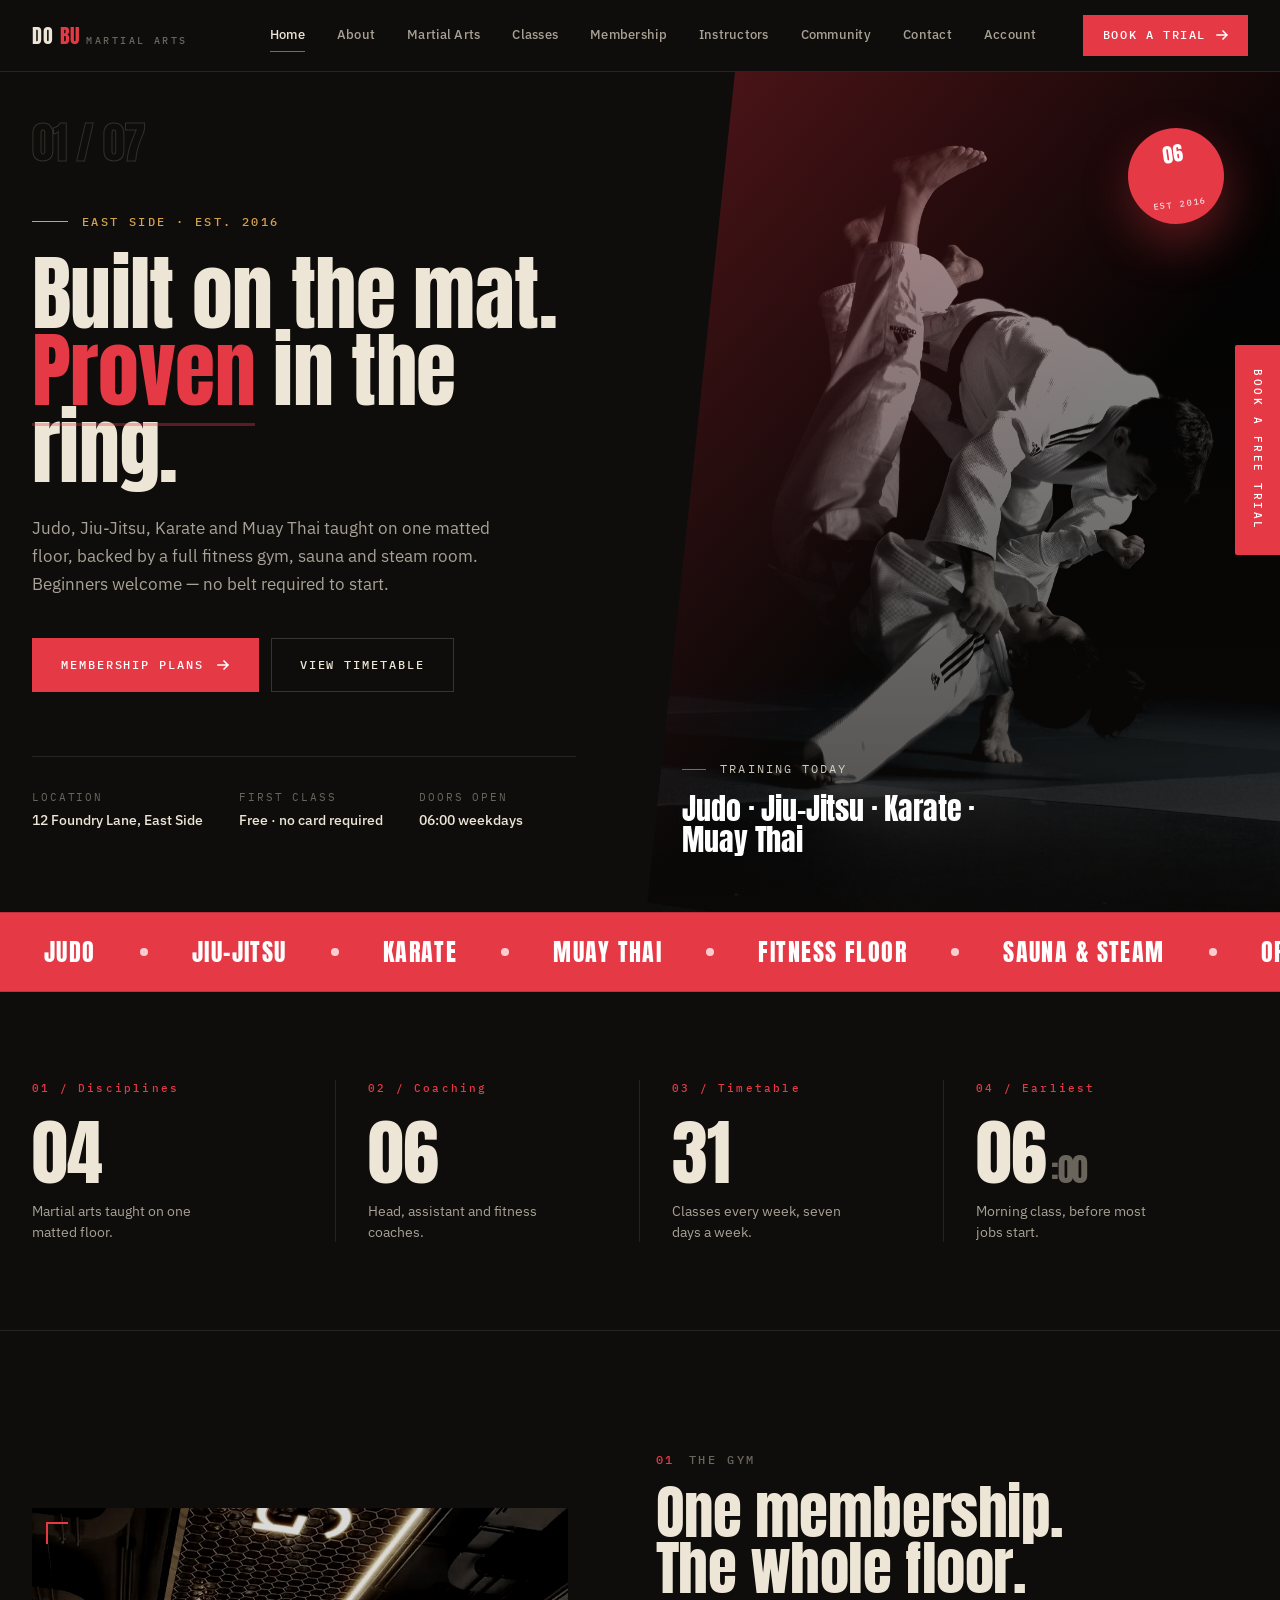
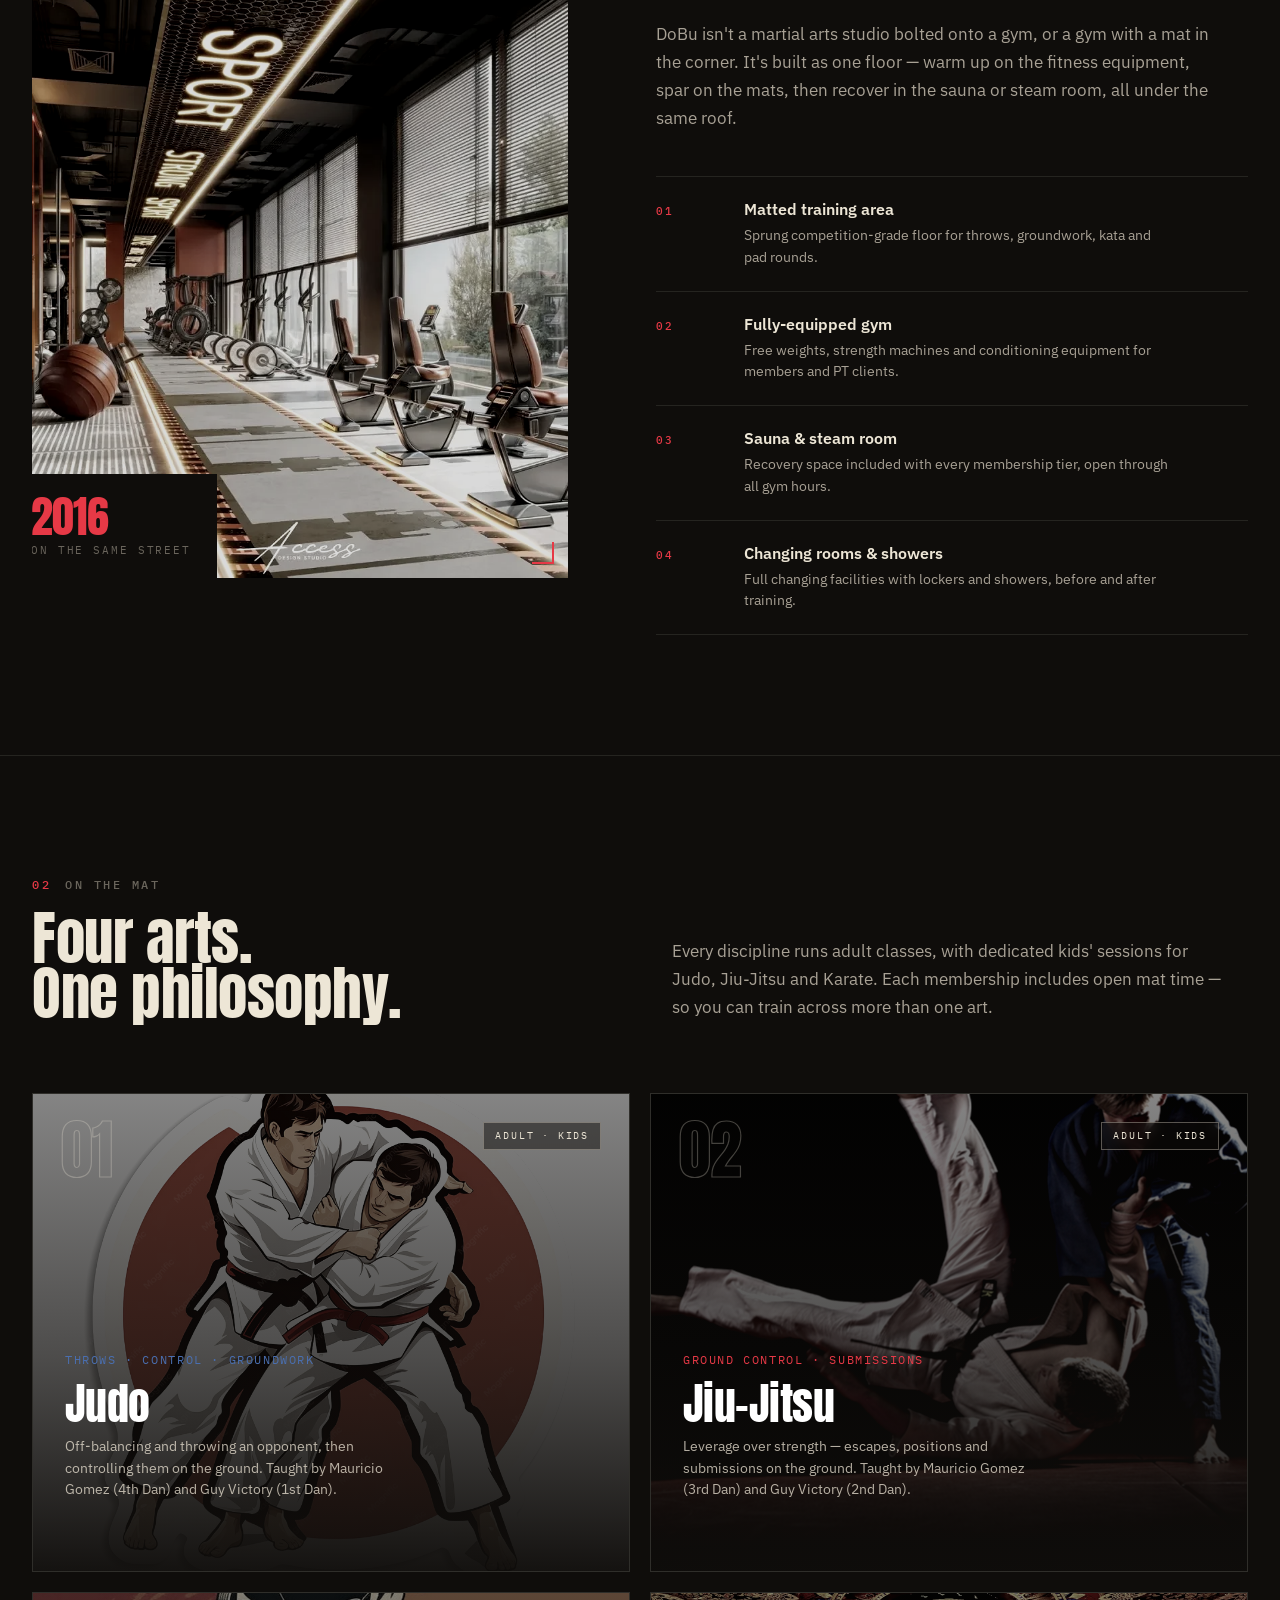
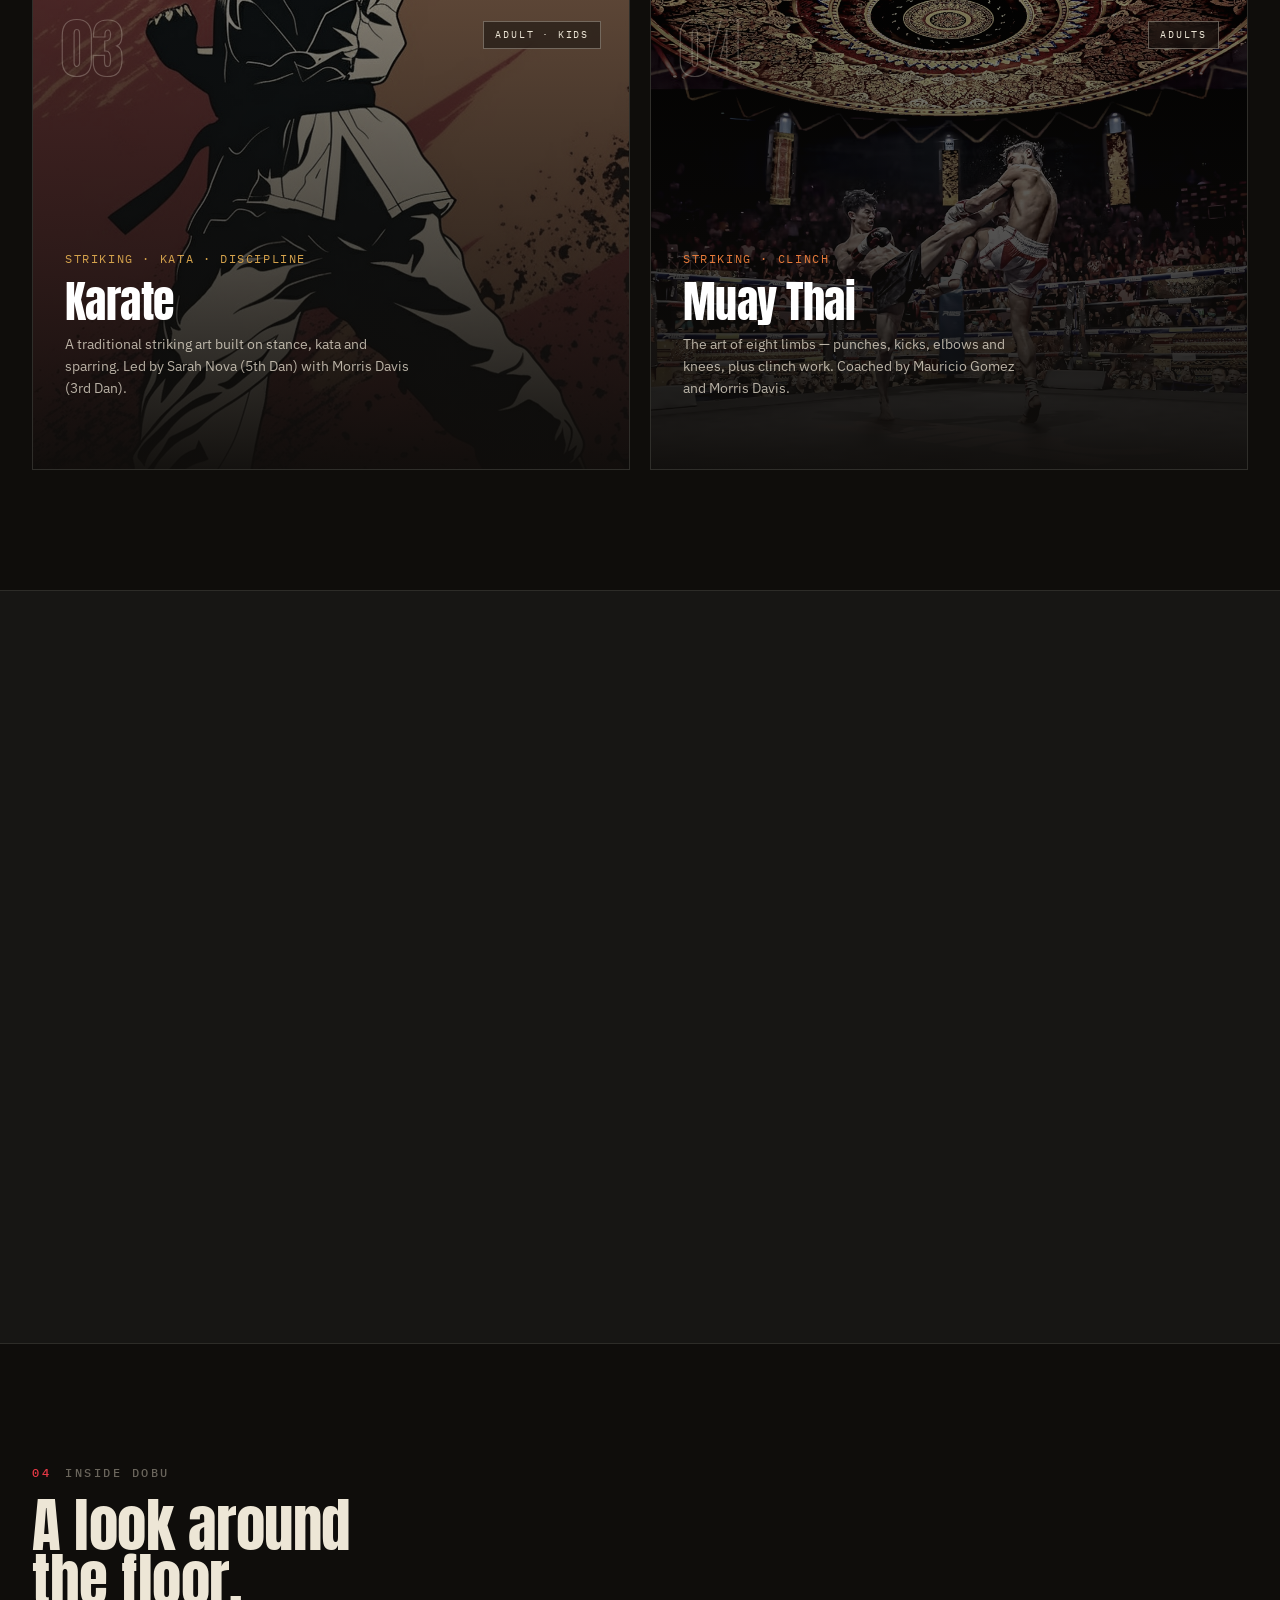
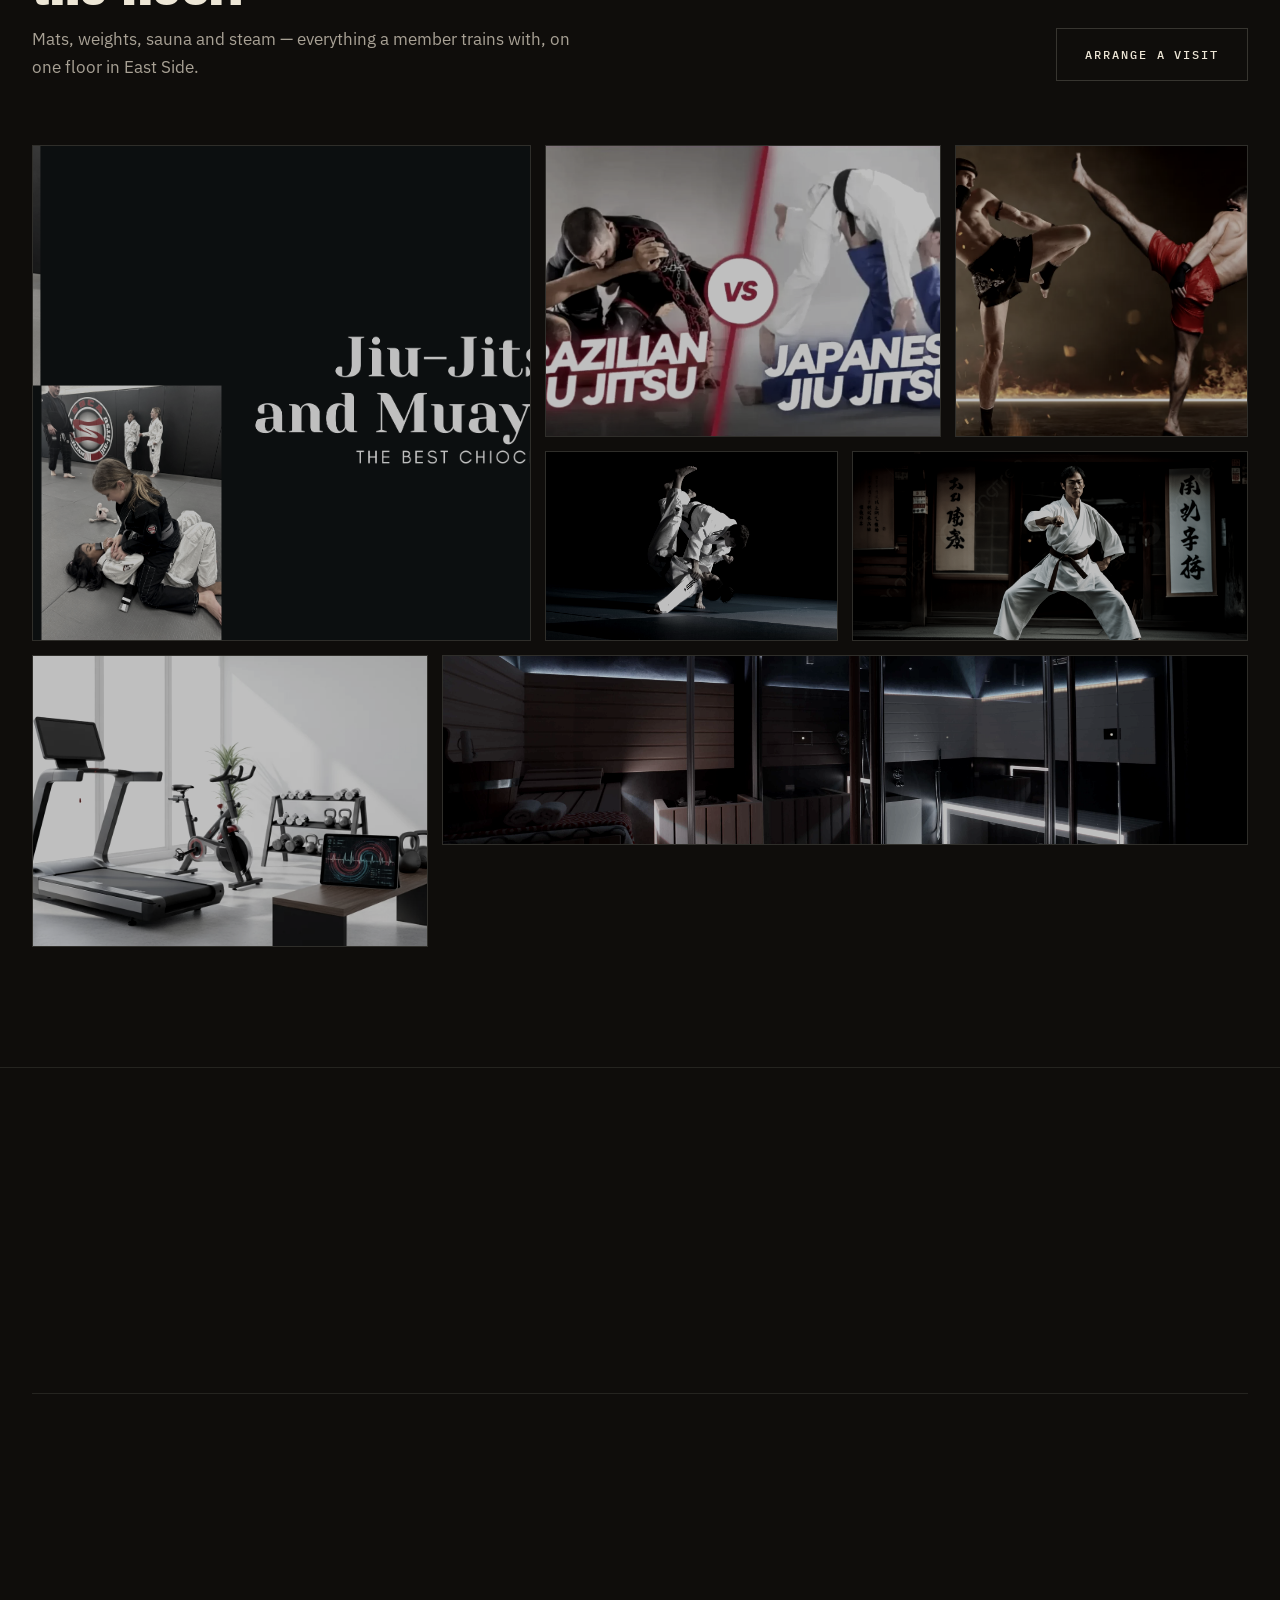
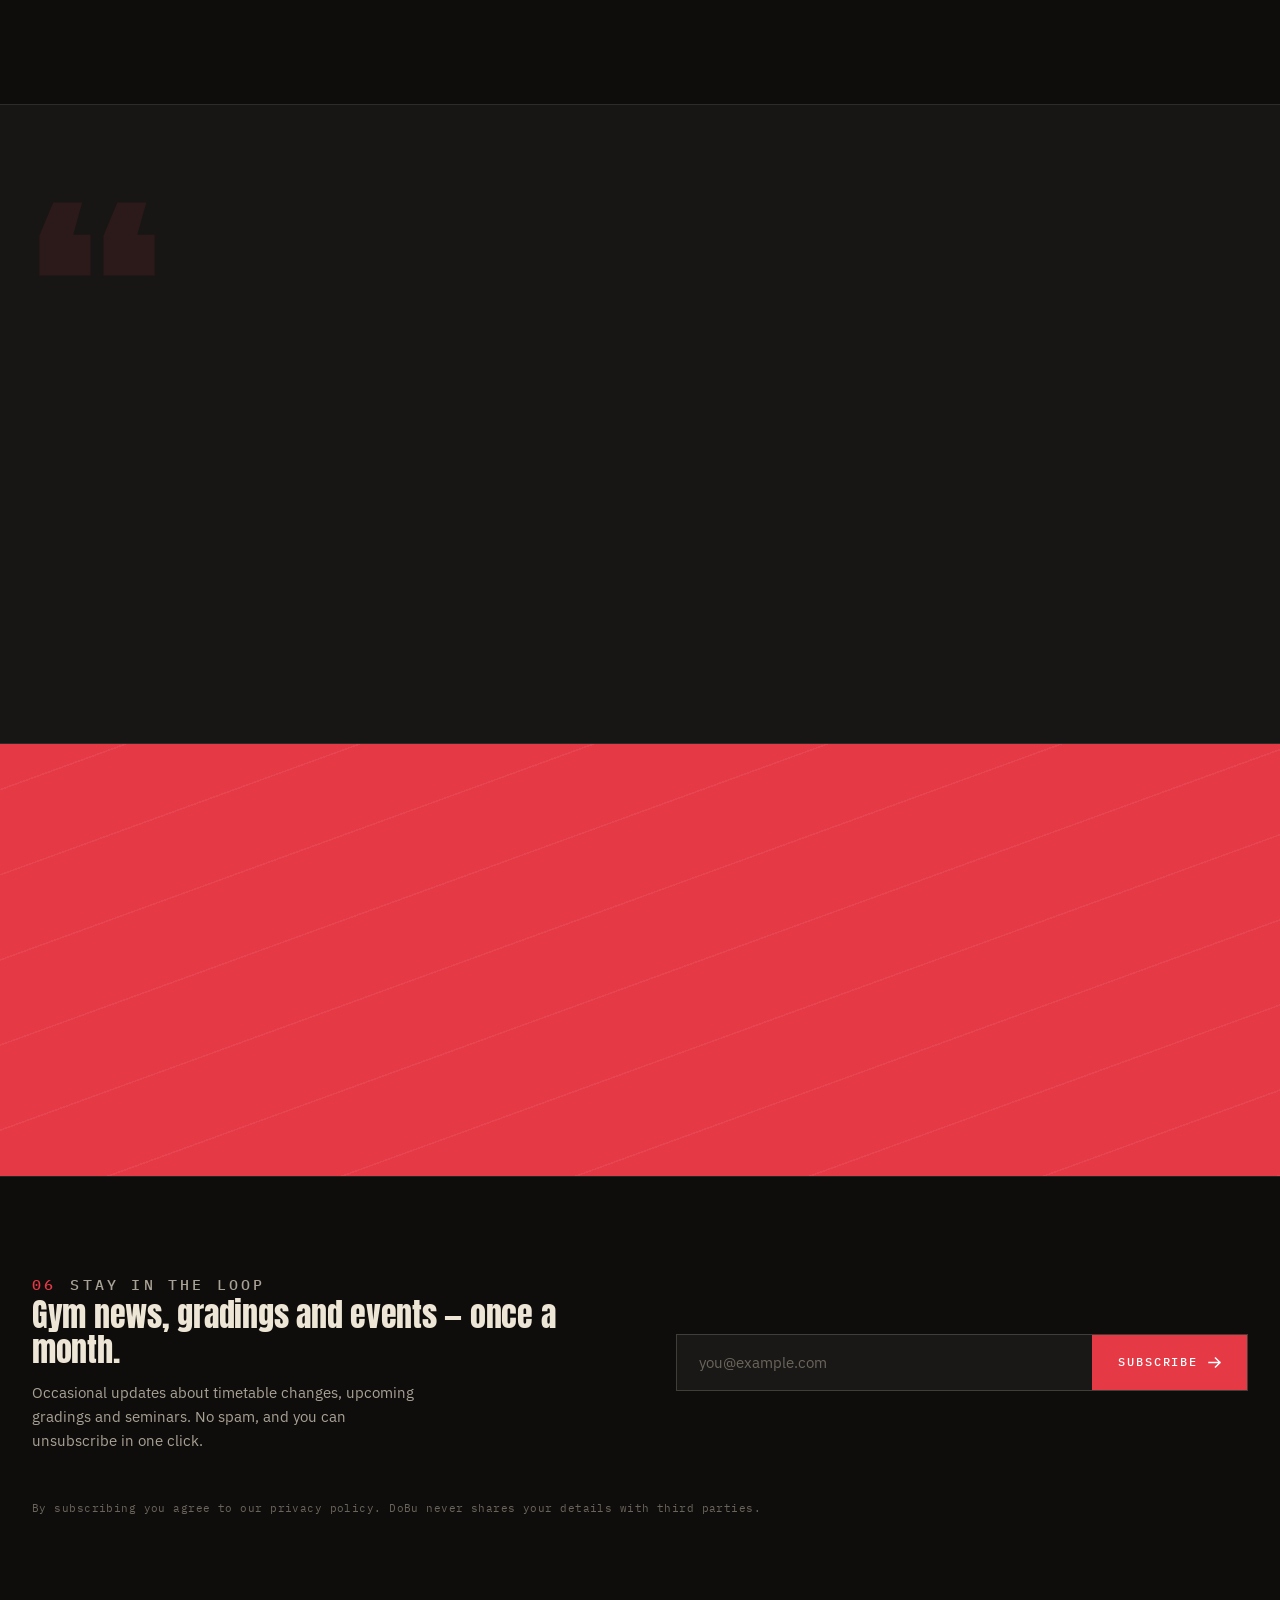
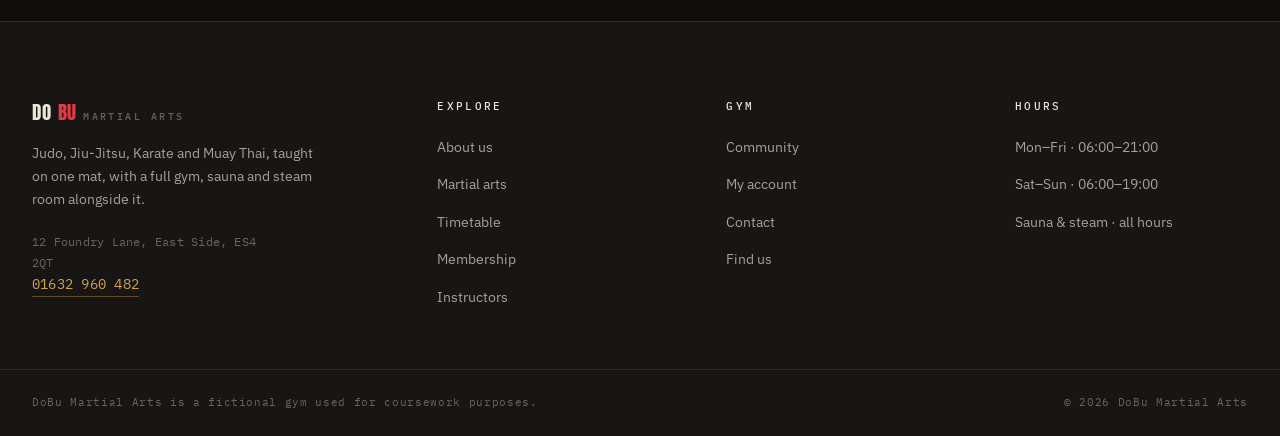
<file: index.html>
<!DOCTYPE html>
<html lang="en">
<head>
<meta charset="UTF-8">
<meta name="viewport" content="width=device-width, initial-scale=1">
<title>DoBu Martial Arts — Judo · Jiu-Jitsu · Karate · Muay Thai</title>
<meta name="description" content="DoBu Martial Arts teaches Judo, Jiu-Jitsu, Karate and Muay Thai on one matted floor, backed by a full fitness gym, sauna and steam room. Beginners welcome.">
<meta name="theme-color" content="#0F0D0B">
<link rel="preconnect" href="https://fonts.googleapis.com">
<link rel="preconnect" href="https://fonts.gstatic.com" crossorigin>
<link href="https://fonts.googleapis.com/css2?family=Anton&family=IBM+Plex+Sans:wght@400;500;600;700&family=IBM+Plex+Mono:wght@400;500&display=swap" rel="stylesheet">
<style>
/* ============================================================
   TOKENS — dark editorial
   ============================================================ */
:root{
  --bg:#0F0D0B;
  --bg-2:#171614;
  --surface:#1A1816;
  --surface-2:#232120;
  --border:rgba(237,230,214,.10);
  --border-2:rgba(237,230,214,.18);
  --text:#EDE6D6;
  --text-2:#A8A195;
  --text-3:#6A655C;
  --red:#E63946;
  --red-2:#C42D3A;
  --gold:#D4A24C;
  --c-judo:#4A6FB0;
  --c-jj:#E63946;
  --c-karate:#D4A24C;
  --c-muay:#E67A3A;

  --sash-h:72px;
  --maxw:1360px;
  --gutter:32px;
  --ease:cubic-bezier(.22,.72,.16,1);
  --ease-out:cubic-bezier(.16,.84,.24,1);
}

/* ============================================================
   RESET
   ============================================================ */
*,*::before,*::after{box-sizing:border-box}
html{-webkit-text-size-adjust:100%;scroll-behavior:smooth}
body{
  margin:0;
  padding-top:var(--sash-h);
  background:var(--bg);
  color:var(--text);
  font-family:'IBM Plex Sans',system-ui,-apple-system,sans-serif;
  font-size:16px;
  line-height:1.6;
  -webkit-font-smoothing:antialiased;
  overflow-x:hidden;
}
img,svg{max-width:100%;display:block}
button{font:inherit;color:inherit;cursor:pointer;background:none;border:none;padding:0}
a{color:inherit}
ul,ol{margin:0;padding:0;list-style:none}

/* ============================================================
   TYPOGRAPHY
   ============================================================ */
h1,h2,h3,h4{
  font-family:'Anton',sans-serif;
  font-weight:400;
  line-height:.94;
  letter-spacing:-.008em;
  margin:0;
  color:var(--text);
}
h1{font-size:clamp(44px,6.4vw,84px)}
h2{font-size:clamp(34px,4.6vw,60px)}
h3{font-size:22px}

.eyebrow{
  font-family:'IBM Plex Mono',monospace;
  font-size:12px;
  font-weight:500;
  letter-spacing:.2em;
  text-transform:uppercase;
  color:var(--gold);
  margin:0 0 24px;
  display:flex;
  align-items:center;
  gap:14px;
}
.eyebrow::before{
  content:"";
  width:36px;
  height:1px;
  background:var(--gold);
}
.eyebrow.red{color:var(--red)}
.eyebrow.red::before{background:var(--red)}

.section-label{
  font-family:'IBM Plex Mono',monospace;
  font-size:11.5px;
  font-weight:500;
  letter-spacing:.22em;
  text-transform:uppercase;
  color:var(--text-3);
  margin:0 0 16px;
  display:flex;
  align-items:center;
  gap:14px;
}
.section-label .num{
  color:var(--red);
  font-weight:500;
}

.lede{
  font-size:17px;
  line-height:1.65;
  color:var(--text-2);
  max-width:56ch;
  margin:24px 0 0;
}

/* ============================================================
   LAYOUT
   ============================================================ */
.wrap{
  max-width:var(--maxw);
  margin:0 auto;
  padding:0 var(--gutter);
}
section{padding:120px 0}
section.tight{padding:72px 0}

@media(max-width:900px){
  section{padding:88px 0}
  :root{--gutter:24px}
}

/* ============================================================
   SKIP + PROGRESS
   ============================================================ */
.skip-link{
  position:absolute;left:-9999px;top:0;z-index:300;
  background:var(--red);color:#fff;padding:14px 20px;
  font-size:13px;text-decoration:none;
  font-family:'IBM Plex Mono',monospace;
  letter-spacing:.08em;
}
.skip-link:focus{left:12px;top:12px}

#progress{
  position:fixed;top:0;left:0;height:2px;width:0;
  background:var(--red);
  z-index:200;
  transition:width .08s linear;
}

/* ============================================================
   HEADER
   ============================================================ */
.sash{
  position:fixed;top:0;left:0;right:0;
  height:var(--sash-h);
  background:var(--bg);
  border-bottom:1px solid var(--border);
  z-index:100;
  transition:background .3s ease, border-color .3s ease;
}
.sash.scrolled{
  background:rgba(15,13,11,.92);
  backdrop-filter:blur(14px);
  -webkit-backdrop-filter:blur(14px);
  border-bottom-color:var(--border-2);
}
.sash-inner{
  max-width:var(--maxw);
  margin:0 auto;
  padding:0 var(--gutter);
  height:100%;
  display:flex;
  align-items:center;
  gap:32px;
}

.brand{
  display:inline-flex;
  align-items:baseline;
  gap:6px;
  font-family:'Anton',sans-serif;
  font-size:20px;
  letter-spacing:.04em;
  line-height:1;
  color:var(--text);
  text-decoration:none;
  white-space:nowrap;
  flex-shrink:0;
}
.brand span{color:var(--red)}
.brand em{
  font-family:'IBM Plex Mono',monospace;
  font-style:normal;
  font-size:9.5px;
  letter-spacing:.26em;
  color:var(--text-3);
  font-weight:500;
}
@media(max-width:800px){.brand em{display:none}}

.links{
  display:flex;
  align-items:center;
  gap:4px;
  margin-left:auto;
}
.links a{
  display:inline-flex;
  align-items:center;
  padding:8px 14px;
  font-size:13px;
  font-weight:500;
  letter-spacing:.02em;
  color:var(--text-2);
  text-decoration:none;
  border-radius:2px;
  position:relative;
  transition:color .2s ease, background .2s ease;
}
.links a::before{
  content:"";
  position:absolute;
  left:14px;right:14px;
  bottom:2px;
  height:1px;
  background:var(--red);
  transform:scaleX(0);
  transform-origin:left center;
  transition:transform .28s var(--ease);
}
.links a:hover{color:var(--text)}
.links a:hover::before{transform:scaleX(.4)}
.links a.active{color:var(--text)}
.links a.active::before{transform:scaleX(1)}

.header-cta{
  display:inline-flex;
  align-items:center;
  gap:10px;
  padding:11px 20px;
  background:var(--red);
  color:#fff;
  font-family:'IBM Plex Mono',monospace;
  font-size:11.5px;
  font-weight:500;
  letter-spacing:.14em;
  text-transform:uppercase;
  text-decoration:none;
  white-space:nowrap;
  transition:background .2s ease, transform .2s var(--ease);
}
.header-cta:hover{background:var(--red-2);transform:translateY(-1px)}
.header-cta svg{transition:transform .3s var(--ease)}
.header-cta:hover svg{transform:translateX(3px)}
@media(max-width:1080px){.header-cta{display:none}}

.nav-toggle{
  display:none;
  width:42px;height:38px;
  border:1px solid var(--border-2);
  position:relative;
  flex-shrink:0;
  transition:border-color .2s ease;
}
.nav-toggle:hover{border-color:var(--text-2)}
.nav-toggle span{
  position:absolute;left:11px;right:11px;height:1.5px;
  background:var(--text);
  transition:transform .3s var(--ease), opacity .2s ease, top .3s var(--ease);
}
.nav-toggle span:nth-child(1){top:13px}
.nav-toggle span:nth-child(2){top:18.5px}
.nav-toggle span:nth-child(3){top:24px}
.nav-toggle.open span:nth-child(1){top:18.5px;transform:rotate(45deg)}
.nav-toggle.open span:nth-child(2){opacity:0}
.nav-toggle.open span:nth-child(3){top:18.5px;transform:rotate(-45deg)}

@media(max-width:1080px){
  .nav-toggle{display:block;margin-left:auto}
  .links{
    position:fixed;
    top:var(--sash-h);
    left:0;right:0;
    flex-direction:column;
    align-items:stretch;
    background:var(--bg);
    border-bottom:2px solid var(--red);
    padding:12px 0 20px;
    gap:0;
    max-height:calc(100vh - var(--sash-h));
    overflow-y:auto;
    opacity:0;
    transform:translateY(-16px);
    pointer-events:none;
    transition:opacity .24s ease, transform .3s var(--ease);
    box-shadow:0 24px 48px rgba(0,0,0,.6);
  }
  .links.open{opacity:1;transform:none;pointer-events:auto}
  .links a{
    padding:18px var(--gutter);
    border-bottom:1px solid var(--border);
    font-size:15px;
    border-radius:0;
  }
  .links a::before{display:none}
  .links a.active{
    background:rgba(230,57,70,.10);
    box-shadow:inset 3px 0 0 var(--red);
    color:var(--text);
  }
}

/* ============================================================
   BUTTONS
   ============================================================ */
.btn{
  display:inline-flex;
  align-items:center;
  justify-content:center;
  gap:12px;
  padding:16px 28px;
  font-family:'IBM Plex Mono',monospace;
  font-size:12px;
  font-weight:500;
  letter-spacing:.16em;
  text-transform:uppercase;
  text-decoration:none;
  border:1.5px solid var(--red);
  background:var(--red);
  color:#fff;
  position:relative;
  overflow:hidden;
  transition:background .22s ease, border-color .22s ease, color .22s ease, transform .22s var(--ease);
}
.btn svg{transition:transform .3s var(--ease)}
.btn:hover{background:var(--red-2);border-color:var(--red-2);transform:translateY(-2px)}
.btn:hover svg{transform:translateX(4px)}
.btn.ghost{
  background:transparent;
  color:var(--text);
  border-color:var(--border-2);
}
.btn.ghost:hover{border-color:var(--text);background:rgba(237,230,214,.05)}
.btn.invert{
  background:var(--text);
  border-color:var(--text);
  color:var(--bg);
}
.btn.invert:hover{background:#fff;border-color:#fff}
.btn:focus-visible{outline:2px solid var(--gold);outline-offset:3px}

.actions{
  display:flex;
  gap:12px;
  flex-wrap:wrap;
  margin-top:44px;
}

/* ============================================================
   HERO — split screen with diagonal cut
   ============================================================ */
.hero{
  position:relative;
  padding:0;
  background:var(--bg);
  overflow:hidden;
}
.hero-grid{
  display:grid;
  grid-template-columns:1.02fr 1fr;
  min-height:calc(100vh - var(--sash-h));
  max-height:900px;
}
.hero-panel{
  position:relative;
  display:flex;
  flex-direction:column;
  justify-content:center;
  padding:80px 70px 80px max(calc((100vw - var(--maxw)) / 2 + var(--gutter)), var(--gutter));
  z-index:2;
}
.hero-num{
  position:absolute;
  top:48px;
  left:max(calc((100vw - var(--maxw)) / 2 + var(--gutter)), var(--gutter));
  font-family:'Anton',sans-serif;
  font-size:44px;
  line-height:1;
  color:transparent;
  -webkit-text-stroke:1px rgba(237,230,214,.16);
  letter-spacing:-.02em;
  z-index:3;
  pointer-events:none;
}
.hero-panel .eyebrow{margin-top:60px}
.hero-panel h1{
  color:var(--text);
  max-width:14ch;
}
.hero-panel h1 em{
  font-style:normal;
  color:var(--red);
  position:relative;
}
.hero-panel h1 em::after{
  content:"";
  position:absolute;
  left:0;right:0;
  bottom:6px;
  height:3px;
  background:var(--red);
  opacity:.35;
}
.hero-panel .lede{
  margin-top:28px;
  max-width:48ch;
  font-size:17px;
}
.hero-actions{
  display:flex;
  gap:12px;
  flex-wrap:wrap;
  margin-top:40px;
}
.hero-meta{
  display:flex;
  gap:36px;
  flex-wrap:wrap;
  margin-top:64px;
  padding-top:32px;
  border-top:1px solid var(--border);
}
.hero-meta .m-item{
  display:flex;
  flex-direction:column;
  gap:4px;
}
.hero-meta .m-k{
  font-family:'IBM Plex Mono',monospace;
  font-size:10.5px;
  letter-spacing:.18em;
  text-transform:uppercase;
  color:var(--text-3);
}
.hero-meta .m-v{
  font-size:14px;
  color:var(--text);
  font-weight:500;
}

.hero-visual{
  position:relative;
  overflow:hidden;
  clip-path:polygon(14% 0, 100% 0, 100% 100%, 0 100%);
  background:var(--surface);
}
.hero-visual img{
  position:absolute;
  inset:0;
  width:100%;height:100%;
  object-fit:cover;
  object-position:center 32%;
  filter:grayscale(.55) contrast(1.15) brightness(.72);
}
.hero-visual::after{
  content:"";
  position:absolute;
  inset:0;
  background:
    linear-gradient(135deg, rgba(230,57,70,.35) 0%, rgba(230,57,70,0) 55%),
    linear-gradient(180deg, rgba(15,13,11,.15) 0%, rgba(15,13,11,.65) 100%);
  pointer-events:none;
}
.hero-stamp{
  position:absolute;
  bottom:56px;
  left:36px;
  right:36px;
  z-index:3;
  display:flex;
  flex-direction:column;
  gap:14px;
}
.hero-stamp .stamp-line{
  display:flex;
  align-items:center;
  gap:14px;
  font-family:'IBM Plex Mono',monospace;
  font-size:11.5px;
  letter-spacing:.18em;
  text-transform:uppercase;
  color:rgba(237,230,214,.85);
}
.hero-stamp .stamp-line::before{
  content:"";
  width:24px;
  height:1px;
  background:var(--red);
}
.hero-stamp .stamp-main{
  font-family:'Anton',sans-serif;
  font-size:clamp(22px,2.4vw,30px);
  line-height:1.05;
  color:#fff;
  letter-spacing:-.005em;
  max-width:22ch;
}
.hero-badge{
  position:absolute;
  top:56px;
  right:56px;
  width:96px;
  height:96px;
  border-radius:50%;
  background:var(--red);
  color:#fff;
  display:grid;
  place-items:center;
  text-align:center;
  font-family:'Anton',sans-serif;
  font-size:20px;
  line-height:.95;
  letter-spacing:-.01em;
  z-index:4;
  box-shadow:0 20px 48px rgba(230,57,70,.35);
  transform:rotate(-8deg);
}
.hero-badge small{
  font-family:'IBM Plex Mono',monospace;
  font-size:8.5px;
  font-weight:500;
  letter-spacing:.2em;
  display:block;
  margin-top:4px;
  opacity:.85;
}

@media(max-width:1100px){
  .hero-grid{grid-template-columns:1fr;}
  .hero-panel{
    padding:56px var(--gutter) 56px;
    min-height:auto;
  }
  .hero-num{position:relative;top:auto;left:auto;margin-bottom:16px;font-size:32px}
  .hero-panel .eyebrow{margin-top:0}
  .hero-visual{
    clip-path:none;
    aspect-ratio:16/10;
    min-height:400px;
  }
  .hero-badge{top:24px;right:24px;width:80px;height:80px;font-size:17px}
  .hero-stamp{bottom:24px;left:24px;right:24px}
  .hero-meta{margin-top:40px}
}

/* ============================================================
   TICKER
   ============================================================ */
.ticker{
  background:var(--red);
  color:#fff;
  overflow:hidden;
  padding:20px 0;
  border-top:1px solid var(--red-2);
  border-bottom:1px solid var(--red-2);
  position:relative;
}
.ticker-track{
  display:flex;
  align-items:center;
  gap:44px;
  white-space:nowrap;
  width:max-content;
  animation:ticker 38s linear infinite;
  font-family:'Anton',sans-serif;
  font-size:24px;
  letter-spacing:.06em;
  text-transform:uppercase;
  padding-left:44px;
}
.ticker-track span{display:inline-block}
.ticker-track .dot{
  width:8px;
  height:8px;
  border-radius:50%;
  background:rgba(255,255,255,.75);
  flex-shrink:0;
}
@keyframes ticker{
  from{transform:translateX(0)}
  to{transform:translateX(-50%)}
}
@media(max-width:640px){
  .ticker{padding:14px 0}
  .ticker-track{font-size:17px;gap:30px}
}

/* ============================================================
   STATS
   ============================================================ */
.stats-band{
  background:var(--bg);
  padding:88px 0;
  border-bottom:1px solid var(--border);
}
.stats-grid{
  display:grid;
  grid-template-columns:repeat(4,1fr);
  gap:0;
}
.stat{
  padding:0 32px;
  border-right:1px solid var(--border);
  position:relative;
}
.stat:first-child{padding-left:0}
.stat:last-child{padding-right:0;border-right:none}
.stat .n{
  font-family:'IBM Plex Mono',monospace;
  font-size:11px;
  letter-spacing:.2em;
  color:var(--red);
  display:block;
  margin-bottom:20px;
  font-weight:500;
}
.stat .v{
  font-family:'Anton',sans-serif;
  font-size:clamp(48px,5.6vw,72px);
  line-height:1;
  color:var(--text);
  letter-spacing:-.02em;
  display:block;
}
.stat .v small{font-size:.45em;color:var(--text-3);margin-left:6px}
.stat .l{
  display:block;
  font-size:13.5px;
  color:var(--text-2);
  margin-top:12px;
  line-height:1.5;
  max-width:22ch;
}
@media(max-width:900px){
  .stats-grid{grid-template-columns:repeat(2,1fr);gap:32px 0}
  .stat{padding:0 24px}
  .stat:nth-child(1){padding-left:0}
  .stat:nth-child(2){padding-right:0;border-right:none}
  .stat:nth-child(3){padding-left:0}
}
@media(max-width:520px){
  .stats-band{padding:56px 0}
  .stats-grid{grid-template-columns:1fr}
  .stat{padding:0;border-right:none;padding-bottom:28px;border-bottom:1px solid var(--border)}
  .stat:last-child{border-bottom:none;padding-bottom:0}
}

/* ============================================================
   ABOUT STRIP (image + text)
   ============================================================ */
.about{
  background:var(--bg);
  border-bottom:1px solid var(--border);
}
.about-grid{
  display:grid;
  grid-template-columns:.95fr 1.05fr;
  gap:88px;
  align-items:center;
}
.about-visual{
  position:relative;
  aspect-ratio:4/5;
  overflow:hidden;
  background:var(--surface);
}
.about-visual img{
  width:100%;height:100%;
  object-fit:cover;
  filter:grayscale(.4) contrast(1.1) brightness(.85);
  transition:transform 1.2s var(--ease-out);
}
.about-visual:hover img{transform:scale(1.04)}
.about-visual::before,
.about-visual::after{
  content:"";
  position:absolute;
  width:22px;
  height:22px;
  z-index:2;
  pointer-events:none;
}
.about-visual::before{
  top:14px;left:14px;
  border-top:2px solid var(--red);
  border-left:2px solid var(--red);
}
.about-visual::after{
  bottom:14px;right:14px;
  border-bottom:2px solid var(--red);
  border-right:2px solid var(--red);
}
.about-plate{
  position:absolute;
  bottom:-1px;
  left:-1px;
  background:var(--bg);
  padding:20px 26px 20px 0;
  display:flex;
  flex-direction:column;
  gap:4px;
}
.about-plate .p-num{
  font-family:'Anton',sans-serif;
  font-size:44px;
  line-height:1;
  color:var(--red);
  letter-spacing:-.02em;
}
.about-plate .p-lbl{
  font-family:'IBM Plex Mono',monospace;
  font-size:10.5px;
  letter-spacing:.18em;
  text-transform:uppercase;
  color:var(--text-3);
}
.about-copy h2{max-width:16ch}
.about-copy .lede{margin-top:24px}

.feature-list{
  margin-top:44px;
  display:grid;
  gap:0;
}
.feature-list li{
  display:grid;
  grid-template-columns:64px 1fr;
  gap:24px;
  padding:22px 0;
  border-top:1px solid var(--border);
  align-items:flex-start;
  transition:padding-left .3s var(--ease);
}
.feature-list li:last-child{border-bottom:1px solid var(--border)}
.feature-list li:hover{padding-left:8px}
.feature-list .fl-n{
  font-family:'IBM Plex Mono',monospace;
  font-size:11px;
  letter-spacing:.16em;
  color:var(--red);
  padding-top:4px;
  font-weight:500;
}
.feature-list h4{
  font-family:'IBM Plex Sans',sans-serif;
  font-size:15.5px;
  font-weight:600;
  letter-spacing:0;
  color:var(--text);
  margin:0 0 6px;
  line-height:1.3;
}
.feature-list p{
  font-size:14px;
  line-height:1.55;
  color:var(--text-2);
  margin:0;
  max-width:54ch;
}
@media(max-width:900px){
  .about-grid{grid-template-columns:1fr;gap:48px}
  .about-visual{aspect-ratio:4/3}
}

/* ============================================================
   DISCIPLINES
   ============================================================ */
.arts{padding:120px 0}
.arts-head{
  display:grid;
  grid-template-columns:1fr 1fr;
  gap:64px;
  align-items:end;
  margin-bottom:72px;
}
.arts-head .lede{margin-top:0}
@media(max-width:900px){
  .arts-head{grid-template-columns:1fr;gap:20px;margin-bottom:48px}
}

.arts-grid{
  display:grid;
  grid-template-columns:repeat(2,1fr);
  gap:20px;
}
@media(max-width:820px){.arts-grid{grid-template-columns:1fr}}

.art{
  position:relative;
  display:block;
  text-decoration:none;
  background:var(--surface);
  border:1px solid var(--border);
  overflow:hidden;
  aspect-ratio:5/4;
  transition:border-color .3s ease, transform .4s var(--ease);
}
.art:hover{border-color:rgba(237,230,214,.3);transform:translateY(-4px)}
.art-img{
  position:absolute;
  inset:0;
}
.art-img img{
  width:100%;height:100%;
  object-fit:cover;
  filter:grayscale(.65) contrast(1.12) brightness(.6);
  transition:transform 1.4s var(--ease-out), filter .6s ease;
}
.art:hover .art-img img{
  transform:scale(1.06);
  filter:grayscale(.2) contrast(1.12) brightness(.7);
}
.art::before{
  content:"";
  position:absolute;
  inset:0;
  background:linear-gradient(180deg,
    rgba(15,13,11,.15) 0%,
    rgba(15,13,11,.55) 55%,
    rgba(15,13,11,.96) 100%);
  z-index:1;
  transition:background .5s ease;
}
.art:hover::before{
  background:linear-gradient(180deg,
    rgba(15,13,11,.25) 0%,
    rgba(15,13,11,.7) 50%,
    rgba(15,13,11,.98) 100%);
}
.art-num{
  position:absolute;
  top:24px;
  left:28px;
  font-family:'Anton',sans-serif;
  font-size:64px;
  line-height:1;
  color:transparent;
  -webkit-text-stroke:1.2px rgba(237,230,214,.28);
  letter-spacing:-.02em;
  z-index:3;
  transition:color .35s ease, -webkit-text-stroke-color .35s ease;
}
.art:hover .art-num{
  color:var(--accent);
  -webkit-text-stroke-color:var(--accent);
}
.art-tag{
  position:absolute;
  top:28px;
  right:28px;
  font-family:'IBM Plex Mono',monospace;
  font-size:10px;
  letter-spacing:.18em;
  text-transform:uppercase;
  color:var(--text);
  border:1px solid rgba(237,230,214,.35);
  padding:5px 11px;
  background:rgba(15,13,11,.5);
  backdrop-filter:blur(6px);
  z-index:3;
}
.art-body{
  position:absolute;
  left:0;right:0;bottom:0;
  padding:36px 32px 32px;
  z-index:2;
  display:flex;
  flex-direction:column;
  gap:12px;
}
.art h3{
  color:#fff;
  font-size:clamp(32px,3.6vw,44px);
  line-height:.96;
  margin:0;
  letter-spacing:-.012em;
}
.art-meta{
  font-family:'IBM Plex Mono',monospace;
  font-size:11.5px;
  letter-spacing:.14em;
  text-transform:uppercase;
  color:var(--accent,var(--gold));
  margin:0;
}
.art-desc{
  font-size:14px;
  line-height:1.55;
  color:rgba(237,230,214,.75);
  margin:0;
  max-width:44ch;
}
.art-cta{
  display:inline-flex;
  align-items:center;
  gap:10px;
  margin-top:8px;
  font-family:'IBM Plex Mono',monospace;
  font-size:11px;
  letter-spacing:.18em;
  text-transform:uppercase;
  color:#fff;
  opacity:0;
  transform:translateY(8px);
  transition:opacity .4s ease, transform .4s var(--ease);
}
.art-cta svg{transition:transform .3s var(--ease)}
.art:hover .art-cta{opacity:1;transform:translateY(0)}
.art:hover .art-cta svg{transform:translateX(4px)}

@media(max-width:820px){
  .art{aspect-ratio:auto;padding:0}
  .art-img{position:relative;aspect-ratio:16/10}
  .art::before{display:none}
  .art-body{position:static;padding:28px 26px}
  .art-num{font-size:44px;top:16px;left:20px}
  .art-tag{top:16px;right:20px}
  .art-cta{opacity:1;transform:none}
}

/* ============================================================
   WHY DOBU — corner bracket cards
   ============================================================ */
.why{
  background:var(--bg-2);
  border-top:1px solid var(--border);
  border-bottom:1px solid var(--border);
}
.why-head{
  display:grid;
  grid-template-columns:1fr 1fr;
  gap:64px;
  align-items:end;
  margin-bottom:72px;
}
.why-head .lede{margin-top:0}
@media(max-width:900px){
  .why-head{grid-template-columns:1fr;gap:20px;margin-bottom:48px}
}

.why-grid{
  display:grid;
  grid-template-columns:repeat(3,1fr);
  gap:20px;
}
@media(max-width:900px){.why-grid{grid-template-columns:1fr}}

.why-card{
  position:relative;
  padding:44px 36px 40px;
  background:var(--surface);
  border:1px solid var(--border);
  transition:border-color .3s ease, transform .35s var(--ease), background .3s ease;
}
.why-card::before,
.why-card::after{
  content:"";
  position:absolute;
  width:16px;
  height:16px;
  pointer-events:none;
  transition:width .35s var(--ease), height .35s var(--ease);
}
.why-card::before{
  top:10px;left:10px;
  border-top:2px solid var(--red);
  border-left:2px solid var(--red);
}
.why-card::after{
  bottom:10px;right:10px;
  border-bottom:2px solid var(--red);
  border-right:2px solid var(--red);
}
.why-card:hover{
  border-color:var(--border-2);
  transform:translateY(-4px);
  background:var(--surface-2);
}
.why-card:hover::before,
.why-card:hover::after{width:26px;height:26px}

.why-num{
  font-family:'IBM Plex Mono',monospace;
  font-size:11px;
  letter-spacing:.22em;
  color:var(--red);
  display:block;
  margin-bottom:28px;
  font-weight:500;
}
.why-card h3{
  font-size:26px;
  line-height:1.05;
  margin-bottom:16px;
  letter-spacing:-.008em;
}
.why-card p{
  font-size:14.5px;
  line-height:1.65;
  color:var(--text-2);
  margin:0;
}

/* ============================================================
   GALLERY — asymmetric masonry
   ============================================================ */
.gallery{
  padding:120px 0;
}
.gallery-head{
  display:grid;
  grid-template-columns:1fr auto;
  gap:48px;
  align-items:end;
  margin-bottom:64px;
}
.gallery-head .lede{margin-top:16px}
@media(max-width:820px){
  .gallery-head{grid-template-columns:1fr;gap:24px;margin-bottom:40px}
  .gallery-head .btn{justify-self:start}
}

.gallery-grid{
  display:grid;
  grid-template-columns:repeat(12,1fr);
  grid-auto-rows:88px;
  gap:14px;
}
.g{
  position:relative;
  overflow:hidden;
  background:var(--surface);
  display:block;
  text-decoration:none;
  border:1px solid var(--border);
}
.g img{
  width:100%;height:100%;
  object-fit:cover;
  filter:grayscale(.55) contrast(1.12) brightness(.75);
  transition:transform 1.4s var(--ease-out), filter .6s ease;
}
.g:hover img{
  transform:scale(1.05);
  filter:grayscale(0) contrast(1.12) brightness(.85);
}
.g-cap{
  position:absolute;
  left:0;right:0;bottom:0;
  padding:24px 24px 22px;
  background:linear-gradient(180deg, transparent, rgba(15,13,11,.94));
  display:flex;
  flex-direction:column;
  gap:5px;
  z-index:2;
  transform:translateY(12px);
  opacity:0;
  transition:opacity .4s ease, transform .45s var(--ease);
}
.g:hover .g-cap,
.g:focus-visible .g-cap{opacity:1;transform:translateY(0)}
.g-cap .t{
  font-family:'Anton',sans-serif;
  font-size:17px;
  line-height:1.1;
  color:#fff;
  letter-spacing:-.005em;
}
.g-cap .s{
  font-family:'IBM Plex Mono',monospace;
  font-size:10.5px;
  letter-spacing:.14em;
  text-transform:uppercase;
  color:var(--text-3);
}
.g-cap .s.accent{color:var(--gold)}

/* grid placements */
.g-a{grid-column:span 5; grid-row:span 5}
.g-b{grid-column:span 4; grid-row:span 3}
.g-c{grid-column:span 3; grid-row:span 3}
.g-d{grid-column:span 3; grid-row:span 2}
.g-e{grid-column:span 4; grid-row:span 2}
.g-f{grid-column:span 4; grid-row:span 3}
.g-g{grid-column:span 8; grid-row:span 2}

@media(max-width:1000px){
  .gallery-grid{grid-auto-rows:72px}
  .g-a{grid-column:span 7;grid-row:span 5}
  .g-b{grid-column:span 5;grid-row:span 3}
  .g-c{grid-column:span 5;grid-row:span 2}
  .g-d{grid-column:span 3;grid-row:span 2}
  .g-e{grid-column:span 4;grid-row:span 2}
  .g-f{grid-column:span 5;grid-row:span 3}
  .g-g{grid-column:span 7;grid-row:span 2}
}
@media(max-width:700px){
  .gallery-grid{
    grid-template-columns:repeat(6,1fr);
    grid-auto-rows:64px;
  }
  .g-a{grid-column:span 6;grid-row:span 4}
  .g-b{grid-column:span 3;grid-row:span 3}
  .g-c{grid-column:span 3;grid-row:span 3}
  .g-d{grid-column:span 6;grid-row:span 2}
  .g-e{grid-column:span 6;grid-row:span 2}
  .g-f{grid-column:span 3;grid-row:span 3}
  .g-g{grid-column:span 3;grid-row:span 3}
  .g-cap{opacity:1;transform:none}
}

/* ============================================================
   STEPS — horizontal with connecting rule
   ============================================================ */
.steps{
  background:var(--bg);
  border-top:1px solid var(--border);
  padding:120px 0;
}
.steps-head{margin-bottom:72px}
.steps-row{
  display:grid;
  grid-template-columns:repeat(3,1fr);
  gap:0;
  position:relative;
}
.steps-row::before{
  content:"";
  position:absolute;
  top:44px;
  left:0;right:0;
  height:1px;
  background:var(--border);
}
.step{
  position:relative;
  padding:0 40px 0 0;
}
.step:last-child{padding-right:0}
.step-num{
  display:inline-flex;
  align-items:center;
  justify-content:center;
  width:88px;
  height:88px;
  border-radius:50%;
  border:1.5px solid var(--red);
  background:var(--bg);
  font-family:'Anton',sans-serif;
  font-size:26px;
  letter-spacing:-.01em;
  color:var(--red);
  margin-bottom:32px;
  position:relative;
  z-index:1;
  transition:background .3s ease, color .3s ease;
}
.step:hover .step-num{background:var(--red);color:#fff}
.step h3{
  font-size:clamp(22px,2.2vw,26px);
  margin-bottom:14px;
  line-height:1.1;
  letter-spacing:-.008em;
}
.step p{
  font-size:14.5px;
  line-height:1.65;
  color:var(--text-2);
  margin:0;
  max-width:36ch;
}
@media(max-width:820px){
  .steps-row{grid-template-columns:1fr;gap:48px}
  .steps-row::before{display:none}
  .step{padding:0}
  .step-num{width:72px;height:72px;font-size:22px;margin-bottom:24px}
  .step p{max-width:none}
}

/* ============================================================
   QUOTE
   ============================================================ */
.quote{
  background:var(--bg-2);
  border-top:1px solid var(--border);
  border-bottom:1px solid var(--border);
  padding:140px 0;
  position:relative;
  overflow:hidden;
}
.quote::before{
  content:"“";
  position:absolute;
  top:80px;
  left:max(calc((100vw - var(--maxw)) / 2 + var(--gutter)), var(--gutter));
  font-family:'Anton',sans-serif;
  font-size:280px;
  line-height:1;
  color:var(--red);
  opacity:.10;
  pointer-events:none;
}
.quote-inner{
  max-width:900px;
  margin:0 auto;
  text-align:center;
  padding:0 var(--gutter);
  position:relative;
  z-index:1;
}
.quote-text{
  font-family:'Anton',sans-serif;
  font-size:clamp(26px,3.4vw,42px);
  line-height:1.15;
  color:var(--text);
  letter-spacing:-.005em;
  margin:0;
}
.quote-text em{
  font-style:normal;
  color:var(--red);
}
.quote-author{
  display:inline-flex;
  align-items:center;
  gap:16px;
  margin-top:40px;
  padding-top:32px;
  border-top:1px solid var(--border);
  font-family:'IBM Plex Mono',monospace;
  font-size:11.5px;
  letter-spacing:.18em;
  text-transform:uppercase;
  color:var(--text-3);
}
.quote-author .qa-av{
  width:44px;
  height:44px;
  border-radius:50%;
  background:var(--surface-2);
  border:1px solid var(--border-2);
  display:grid;
  place-items:center;
  font-family:'Anton',sans-serif;
  font-size:14px;
  letter-spacing:.02em;
  color:var(--text);
}
.quote-author b{color:var(--text);font-weight:500}

/* ============================================================
   CTA
   ============================================================ */
.cta{
  background:var(--red);
  color:#fff;
  padding:96px 0;
  position:relative;
  overflow:hidden;
}
.cta::before{
  content:"";
  position:absolute;
  inset:0;
  background:repeating-linear-gradient(-20deg,
    rgba(255,255,255,.06) 0px,
    rgba(255,255,255,.06) 1.5px,
    transparent 1.5px,
    transparent 80px);
  pointer-events:none;
}
.cta-inner{
  max-width:var(--maxw);
  margin:0 auto;
  padding:0 var(--gutter);
  display:grid;
  grid-template-columns:1.4fr 1fr;
  gap:72px;
  align-items:center;
  position:relative;
  z-index:1;
}
.cta h2{
  color:#fff;
  font-size:clamp(34px,4.6vw,58px);
  line-height:.98;
  letter-spacing:-.012em;
  max-width:14ch;
}
.cta p{
  font-size:15.5px;
  line-height:1.65;
  color:rgba(255,255,255,.82);
  margin:24px 0 0;
  max-width:44ch;
}
.cta-actions{
  display:flex;
  flex-direction:column;
  gap:12px;
  justify-self:end;
  width:100%;
  max-width:320px;
}
.cta-actions .btn{
  width:100%;
  background:#fff;
  border-color:#fff;
  color:var(--red);
}
.cta-actions .btn:hover{
  background:var(--bg);
  border-color:var(--bg);
  color:#fff;
}
.cta-actions .btn.ghost{
  background:transparent;
  border-color:rgba(255,255,255,.5);
  color:#fff;
}
.cta-actions .btn.ghost:hover{
  background:rgba(255,255,255,.12);
  border-color:#fff;
}
@media(max-width:820px){
  .cta{padding:72px 0}
  .cta-inner{grid-template-columns:1fr;gap:36px}
  .cta-actions{justify-self:stretch;max-width:none}
}

/* ============================================================
   NEWSLETTER
   ============================================================ */
.newsletter{
  background:var(--bg);
  padding:96px 0;
  border-top:1px solid var(--border);
}
.newsletter-inner{
  max-width:var(--maxw);
  margin:0 auto;
  padding:0 var(--gutter);
  display:grid;
  grid-template-columns:1fr 1fr;
  gap:72px;
  align-items:center;
}
.newsletter h3{
  font-size:clamp(24px,2.8vw,32px);
  line-height:1.1;
  letter-spacing:-.008em;
  margin-bottom:14px;
  color:var(--text);
}
.newsletter p{
  font-size:14.5px;
  line-height:1.65;
  color:var(--text-2);
  margin:0;
  max-width:44ch;
}
.newsletter-form{
  display:flex;
  border:1px solid var(--border-2);
  background:var(--surface);
  transition:border-color .2s ease;
}
.newsletter-form:focus-within{border-color:var(--red)}
.newsletter-form input{
  flex-grow:1;
  padding:18px 22px;
  border:none;
  background:none;
  font-family:'IBM Plex Sans',sans-serif;
  font-size:14.5px;
  color:var(--text);
  min-width:0;
}
.newsletter-form input::placeholder{color:var(--text-3)}
.newsletter-form input:focus{outline:none}
.newsletter-form button{
  display:inline-flex;
  align-items:center;
  gap:10px;
  padding:0 26px;
  background:var(--red);
  color:#fff;
  font-family:'IBM Plex Mono',monospace;
  font-size:11.5px;
  font-weight:500;
  letter-spacing:.16em;
  text-transform:uppercase;
  white-space:nowrap;
  transition:background .2s ease;
}
.newsletter-form button:hover{background:var(--red-2)}
.newsletter-form button:disabled{background:#2F6B3C;cursor:default}
.newsletter-form button svg{transition:transform .3s var(--ease)}
.newsletter-form button:hover svg{transform:translateX(4px)}
.newsletter-form button:disabled svg{display:none}
.newsletter-note{
  grid-column:1 / -1;
  font-family:'IBM Plex Mono',monospace;
  font-size:11px;
  letter-spacing:.04em;
  color:var(--text-3);
  margin-top:-32px;
  display:block;
}
@media(max-width:820px){
  .newsletter{padding:72px 0}
  .newsletter-inner{grid-template-columns:1fr;gap:32px}
  .newsletter-note{margin-top:-12px}
  .newsletter-form button span{display:none}
  .newsletter-form button{padding:0 20px}
}

/* ============================================================
   FOOTER
   ============================================================ */
footer{
  background:var(--bg-2);
  border-top:1px solid var(--border);
  color:var(--text-2);
}
.footer-top{
  max-width:var(--maxw);
  margin:0 auto;
  padding:80px var(--gutter) 60px;
  display:grid;
  grid-template-columns:1.5fr 1fr 1fr 1fr;
  gap:56px;
}
.footer-brand .brand{margin-bottom:20px;font-size:19px}
.footer-brand p{
  font-size:13.5px;
  line-height:1.7;
  margin:0;
  max-width:36ch;
  color:var(--text-2);
}
.footer-addr{
  margin-top:22px !important;
  font-family:'IBM Plex Mono',monospace;
  font-size:11.5px !important;
  letter-spacing:.02em;
  color:var(--text-3) !important;
  line-height:1.75 !important;
}
.footer-addr a{
  color:var(--gold);
  text-decoration:none;
  border-bottom:1px solid rgba(212,162,76,.4);
  transition:border-color .2s ease, color .2s ease;
}
.footer-addr a:hover{color:var(--text);border-bottom-color:var(--text)}

footer h4{
  font-family:'IBM Plex Mono',monospace;
  font-size:10.5px;
  letter-spacing:.22em;
  text-transform:uppercase;
  color:var(--text);
  margin:0 0 22px;
  font-weight:500;
}
footer li + li{margin-top:12px}
footer a{
  font-size:13.5px;
  color:var(--text-2);
  text-decoration:none;
  transition:color .2s ease, padding-left .25s var(--ease);
  display:inline-block;
}
footer a:hover{color:var(--text);padding-left:5px}

.footer-bottom{
  border-top:1px solid var(--border);
  padding:24px var(--gutter);
  max-width:var(--maxw);
  margin:0 auto;
  display:flex;
  align-items:center;
  justify-content:space-between;
  gap:24px;
  flex-wrap:wrap;
  font-family:'IBM Plex Mono',monospace;
  font-size:11px;
  letter-spacing:.06em;
  color:var(--text-3);
}

@media(max-width:900px){
  .footer-top{grid-template-columns:1fr 1fr;gap:44px;padding:60px var(--gutter) 40px}
  .footer-brand{grid-column:1 / -1}
}
@media(max-width:560px){
  .footer-top{grid-template-columns:1fr}
  .footer-bottom{flex-direction:column;text-align:center;gap:10px}
}

/* ============================================================
   FLOATING ELEMENTS
   ============================================================ */
.float-cta{
  position:fixed;
  right:0;
  top:50%;
  transform:translateY(-50%);
  z-index:90;
  writing-mode:vertical-rl;
  background:var(--red);
  color:#fff;
  text-decoration:none;
  font-family:'IBM Plex Mono',monospace;
  font-size:10.5px;
  font-weight:500;
  letter-spacing:.24em;
  text-transform:uppercase;
  padding:24px 14px;
  border-radius:2px 0 0 2px;
  transition:background .22s ease, padding .28s var(--ease);
}
.float-cta:hover{background:var(--red-2);padding-right:20px}
@media(max-width:1150px){.float-cta{display:none}}

.to-top{
  position:fixed;
  right:24px;
  bottom:24px;
  z-index:90;
  width:46px;
  height:46px;
  display:grid;
  place-items:center;
  background:var(--surface);
  color:var(--text);
  border:1px solid var(--border-2);
  opacity:0;
  visibility:hidden;
  transform:translateY(12px);
  transition:opacity .3s ease, transform .32s var(--ease), visibility .3s, background .2s ease, border-color .2s ease;
}
.to-top.show{opacity:1;visibility:visible;transform:none}
.to-top:hover{background:var(--red);border-color:var(--red);color:#fff}
@media(max-width:640px){
  .to-top{right:16px;bottom:16px;width:42px;height:42px}
}

/* ============================================================
   REVEAL
   ============================================================ */
.reveal{
  opacity:0;
  transform:translateY(28px);
  transition:opacity .9s ease, transform .9s var(--ease);
}
.reveal.in{opacity:1;transform:none}

@media (prefers-reduced-motion:reduce){
  html{scroll-behavior:auto}
  .reveal{opacity:1;transform:none;transition:none}
  .btn:hover{transform:none}
  .ticker-track{animation:none}
  .why-card:hover{transform:none}
  .art:hover{transform:none}
  *{animation-duration:.001ms !important;transition-duration:.001ms !important}
}
</style>
</head>

<body data-page="home">

<a class="skip-link" href="#main">Skip to content</a>
<div id="progress" role="presentation"></div>

<!-- ================= HEADER ================= -->
<header class="sash" id="sash">
  <div class="sash-inner">
    <a class="brand" href="index.html">
      DO<span>BU</span> <em>MARTIAL ARTS</em>
    </a>

    <button class="nav-toggle" id="navToggle" aria-label="Toggle navigation" aria-expanded="false" aria-controls="navLinks">
      <span></span><span></span><span></span>
    </button>

    <nav class="links" id="navLinks" aria-label="Main navigation">
      <a href="index.html" class="active">Home</a>
      <a href="aboutus.html">About</a>
      <a href="martial-arts.html">Martial Arts</a>
      <a href="timetable.html">Classes</a>
      <a href="membership.html">Membership</a>
      <a href="instructors.html">Instructors</a>
      <a href="community.html">Community</a>
      <a href="contact.html">Contact</a>
      <a href="account.html">Account</a>
    </nav>

    <a class="header-cta" href="contact.html">
      Book a trial
      <svg width="12" height="12" viewBox="0 0 12 12" fill="none" aria-hidden="true">
        <path d="M1 6h10M7 2l4 4-4 4" stroke="currentColor" stroke-width="1.5" stroke-linecap="square"/>
      </svg>
    </a>
  </div>
</header>

<main id="main">

  <!-- ================= HERO ================= -->
  <section class="hero">
    <div class="hero-grid">

      <div class="hero-panel">
        <span class="hero-num">01 / 07</span>

        <p class="eyebrow reveal">East Side · Est. 2016</p>

        <h1 class="reveal">
          Built on the mat.<br>
          <em>Proven</em> in the ring.
        </h1>

        <p class="lede reveal">
          Judo, Jiu-Jitsu, Karate and Muay Thai taught on one matted floor,
          backed by a full fitness gym, sauna and steam room.
          Beginners welcome — no belt required to start.
        </p>

        <div class="hero-actions reveal">
          <a class="btn" href="membership.html">
            Membership plans
            <svg width="14" height="14" viewBox="0 0 14 14" fill="none" aria-hidden="true">
              <path d="M2 7h10M8 3l4 4-4 4" stroke="currentColor" stroke-width="1.5" stroke-linecap="square"/>
            </svg>
          </a>
          <a class="btn ghost" href="timetable.html">View timetable</a>
        </div>

        <div class="hero-meta reveal">
          <div class="m-item">
            <span class="m-k">Location</span>
            <span class="m-v">12 Foundry Lane, East Side</span>
          </div>
          <div class="m-item">
            <span class="m-k">First class</span>
            <span class="m-v">Free · no card required</span>
          </div>
          <div class="m-item">
            <span class="m-k">Doors open</span>
            <span class="m-v">06:00 weekdays</span>
          </div>
        </div>
      </div>

      <div class="hero-visual">
        <img src="images/judo6.jpg"
             onerror="this.src='https://picsum.photos/seed/dobu-hero-v2/1200/1400'"
             alt="Judo training at DoBu Martial Arts" loading="eager" fetchpriority="high">

        <div class="hero-badge">
          06<small>EST 2016</small>
        </div>

        <div class="hero-stamp">
          <span class="stamp-line">Training today</span>
          <span class="stamp-main">Judo · Jiu-Jitsu · Karate · Muay Thai</span>
        </div>
      </div>

    </div>
  </section>

  <!-- ================= TICKER ================= -->
  <div class="ticker" aria-hidden="true">
    <div class="ticker-track">
      <span>Judo</span><span class="dot"></span>
      <span>Jiu-Jitsu</span><span class="dot"></span>
      <span>Karate</span><span class="dot"></span>
      <span>Muay Thai</span><span class="dot"></span>
      <span>Fitness Floor</span><span class="dot"></span>
      <span>Sauna &amp; Steam</span><span class="dot"></span>
      <span>Open Mat</span><span class="dot"></span>
      <span>Private Tuition</span><span class="dot"></span>
      <span>Judo</span><span class="dot"></span>
      <span>Jiu-Jitsu</span><span class="dot"></span>
      <span>Karate</span><span class="dot"></span>
      <span>Muay Thai</span><span class="dot"></span>
      <span>Fitness Floor</span><span class="dot"></span>
      <span>Sauna &amp; Steam</span><span class="dot"></span>
      <span>Open Mat</span><span class="dot"></span>
      <span>Private Tuition</span><span class="dot"></span>
    </div>
  </div>

  <!-- ================= STATS ================= -->
  <section class="stats-band tight" style="padding:88px 0">
    <div class="wrap">
      <div class="stats-grid">
        <div class="stat reveal">
          <span class="n">01 / Disciplines</span>
          <span class="v">04</span>
          <span class="l">Martial arts taught on one matted floor.</span>
        </div>
        <div class="stat reveal">
          <span class="n">02 / Coaching</span>
          <span class="v">06</span>
          <span class="l">Head, assistant and fitness coaches.</span>
        </div>
        <div class="stat reveal">
          <span class="n">03 / Timetable</span>
          <span class="v">31</span>
          <span class="l">Classes every week, seven days a week.</span>
        </div>
        <div class="stat reveal">
          <span class="n">04 / Earliest</span>
          <span class="v">06<small>:00</small></span>
          <span class="l">Morning class, before most jobs start.</span>
        </div>
      </div>
    </div>
  </section>

  <!-- ================= ABOUT STRIP ================= -->
  <section class="about">
    <div class="wrap">
      <div class="about-grid">

        <div class="about-visual reveal">
          <img src="images/floor.webp"
               onerror="this.src='https://picsum.photos/seed/dobu-v2-gym/900/1125'"
               alt="The DoBu fitness floor" loading="lazy">
          <div class="about-plate">
            <span class="p-num">2016</span>
            <span class="p-lbl">On the same street</span>
          </div>
        </div>

        <div class="about-copy reveal">
          <p class="section-label"><span class="num">01</span> The Gym</p>
          <h2>One membership.<br>The whole floor.</h2>
          <p class="lede">
            DoBu isn't a martial arts studio bolted onto a gym, or a gym with a mat in the corner.
            It's built as one floor — warm up on the fitness equipment, spar on the mats,
            then recover in the sauna or steam room, all under the same roof.
          </p>

          <ul class="feature-list">
            <li>
              <span class="fl-n">01</span>
              <div>
                <h4>Matted training area</h4>
                <p>Sprung competition-grade floor for throws, groundwork, kata and pad rounds.</p>
              </div>
            </li>
            <li>
              <span class="fl-n">02</span>
              <div>
                <h4>Fully-equipped gym</h4>
                <p>Free weights, strength machines and conditioning equipment for members and PT clients.</p>
              </div>
            </li>
            <li>
              <span class="fl-n">03</span>
              <div>
                <h4>Sauna &amp; steam room</h4>
                <p>Recovery space included with every membership tier, open through all gym hours.</p>
              </div>
            </li>
            <li>
              <span class="fl-n">04</span>
              <div>
                <h4>Changing rooms &amp; showers</h4>
                <p>Full changing facilities with lockers and showers, before and after training.</p>
              </div>
            </li>
          </ul>
        </div>

      </div>
    </div>
  </section>

  <!-- ================= DISCIPLINES ================= -->
  <section class="arts">
    <div class="wrap">
      <div class="arts-head">
        <div class="reveal">
          <p class="section-label"><span class="num">02</span> On the Mat</p>
          <h2>Four arts.<br>One philosophy.</h2>
        </div>
        <p class="lede reveal">
          Every discipline runs adult classes, with dedicated kids' sessions
          for Judo, Jiu-Jitsu and Karate. Each membership includes open mat
          time — so you can train across more than one art.
        </p>
      </div>

      <div class="arts-grid">

        <a class="art reveal" href="martial-arts.html#judo" style="--accent:var(--c-judo)">
          <div class="art-img">
            <img src="images/judo2.avif"
                 onerror="this.src='https://picsum.photos/seed/dobu-v2-judo/900/720'"
                 alt="Judo at DoBu" loading="lazy">
          </div>
          <span class="art-num">01</span>
          <span class="art-tag">Adult · Kids</span>
          <div class="art-body">
            <p class="art-meta">Throws · Control · Groundwork</p>
            <h3>Judo</h3>
            <p class="art-desc">
              Off-balancing and throwing an opponent, then controlling them on the ground.
              Taught by Mauricio Gomez (4th Dan) and Guy Victory (1st Dan).
            </p>
            <span class="art-cta">
              Read about Judo
              <svg width="12" height="12" viewBox="0 0 12 12" fill="none" aria-hidden="true">
                <path d="M1 6h10M7 2l4 4-4 4" stroke="currentColor" stroke-width="1.4" stroke-linecap="square"/>
              </svg>
            </span>
          </div>
        </a>

        <a class="art reveal" href="martial-arts.html#jiujitsu" style="--accent:var(--c-jj)">
          <div class="art-img">
            <img src="images/Jiu-Jitsu2.jpg"
                 onerror="this.src='https://picsum.photos/seed/dobu-v2-jj/900/720'"
                 alt="Jiu-Jitsu at DoBu" loading="lazy">
          </div>
          <span class="art-num">02</span>
          <span class="art-tag">Adult · Kids</span>
          <div class="art-body">
            <p class="art-meta">Ground control · Submissions</p>
            <h3>Jiu-Jitsu</h3>
            <p class="art-desc">
              Leverage over strength — escapes, positions and submissions on the ground.
              Taught by Mauricio Gomez (3rd Dan) and Guy Victory (2nd Dan).
            </p>
            <span class="art-cta">
              Read about Jiu-Jitsu
              <svg width="12" height="12" viewBox="0 0 12 12" fill="none" aria-hidden="true">
                <path d="M1 6h10M7 2l4 4-4 4" stroke="currentColor" stroke-width="1.4" stroke-linecap="square"/>
              </svg>
            </span>
          </div>
        </a>

        <a class="art reveal" href="martial-arts.html#karate" style="--accent:var(--c-karate)">
          <div class="art-img">
            <img src="images/Karate2.jpg"
                 onerror="this.src='https://picsum.photos/seed/dobu-v2-karate/900/720'"
                 alt="Karate at DoBu" loading="lazy">
          </div>
          <span class="art-num">03</span>
          <span class="art-tag">Adult · Kids</span>
          <div class="art-body">
            <p class="art-meta">Striking · Kata · Discipline</p>
            <h3>Karate</h3>
            <p class="art-desc">
              A traditional striking art built on stance, kata and sparring.
              Led by Sarah Nova (5th Dan) with Morris Davis (3rd Dan).
            </p>
            <span class="art-cta">
              Read about Karate
              <svg width="12" height="12" viewBox="0 0 12 12" fill="none" aria-hidden="true">
                <path d="M1 6h10M7 2l4 4-4 4" stroke="currentColor" stroke-width="1.4" stroke-linecap="square"/>
              </svg>
            </span>
          </div>
        </a>

        <a class="art reveal" href="martial-arts.html#muaythai" style="--accent:var(--c-muay)">
          <div class="art-img">
            <img src="images/MuayThai1.avif"
                 onerror="this.src='https://picsum.photos/seed/dobu-v2-muay/900/720'"
                 alt="Muay Thai at DoBu" loading="lazy">
          </div>
          <span class="art-num">04</span>
          <span class="art-tag">Adults</span>
          <div class="art-body">
            <p class="art-meta">Striking · Clinch</p>
            <h3>Muay Thai</h3>
            <p class="art-desc">
              The art of eight limbs — punches, kicks, elbows and knees, plus clinch work.
              Coached by Mauricio Gomez and Morris Davis.
            </p>
            <span class="art-cta">
              Read about Muay Thai
              <svg width="12" height="12" viewBox="0 0 12 12" fill="none" aria-hidden="true">
                <path d="M1 6h10M7 2l4 4-4 4" stroke="currentColor" stroke-width="1.4" stroke-linecap="square"/>
              </svg>
            </span>
          </div>
        </a>

      </div>
    </div>
  </section>

  <!-- ================= WHY DOBU ================= -->
  <section class="why">
    <div class="wrap">
      <div class="why-head">
        <div class="reveal">
          <p class="section-label"><span class="num">03</span> Why DoBu</p>
          <h2>Three things we<br>don't compromise on.</h2>
        </div>
        <p class="lede reveal">
          Not mission-statement filler. These are the principles that shape
          how classes are run, who gets hired, and what gets turned down.
        </p>
      </div>

      <div class="why-grid">

        <article class="why-card reveal">
          <span class="why-num">01 / Principles</span>
          <h3>Beginners come first</h3>
          <p>Every class on the open timetable is designed so someone walking in for the first time can take part fully. If a session can't be taught safely to a complete beginner, it doesn't belong on the grid.</p>
        </article>

        <article class="why-card reveal">
          <span class="why-num">02 / Culture</span>
          <h3>Technique over ego</h3>
          <p>Sparring is a learning tool, not a proving ground. Coaches will stop a round if it becomes about winning rather than improving, and students who can't control their contact don't keep sparring.</p>
        </article>

        <article class="why-card reveal">
          <span class="why-num">03 / Access</span>
          <h3>No contracts, no upsells</h3>
          <p>Rolling monthly memberships. Free first class. Mat, gym, sauna and steam room included at every tier — not just the expensive one. Cancel any time online, with no fees and no phone call.</p>
        </article>

      </div>
    </div>
  </section>

  <!-- ================= GALLERY ================= -->
  <section class="gallery">
    <div class="wrap">
      <div class="gallery-head">
        <div class="reveal">
          <p class="section-label"><span class="num">04</span> Inside DoBu</p>
          <h2>A look around<br>the floor.</h2>
          <p class="lede">
            Mats, weights, sauna and steam — everything a member trains with,
            on one floor in East Side.
          </p>
        </div>
        <a class="btn ghost reveal" href="contact.html">Arrange a visit</a>
      </div>

      <div class="gallery-grid reveal">

        <a class="g g-a" href="martial-arts.html">
          <img src="images/judo3.png"
               onerror="this.src='https://picsum.photos/seed/dobu-v2-g1/900/700'"
               alt="The main mat" loading="lazy">
          <div class="g-cap">
            <span class="t">The main mat</span>
            <span class="s accent">Judo · Jiu-Jitsu · Karate · Muay Thai</span>
          </div>
        </a>

        <a class="g g-b" href="martial-arts.html#jiujitsu">
          <img src="images/judo4.webp"
               onerror="this.src='https://picsum.photos/seed/dobu-v2-g2/700/560'"
               alt="Jiu-Jitsu groundwork" loading="lazy">
          <div class="g-cap">
            <span class="t">Ground work</span>
            <span class="s">Jiu-Jitsu</span>
          </div>
        </a>

        <a class="g g-c" href="martial-arts.html#muaythai">
          <img src="images/judo5.webp"
               onerror="this.src='https://picsum.photos/seed/dobu-v2-g3/700/560'"
               alt="Muay Thai pad work" loading="lazy">
          <div class="g-cap">
            <span class="t">Pad rounds</span>
            <span class="s">Muay Thai</span>
          </div>
        </a>

        <a class="g g-d" href="martial-arts.html#judo">
          <img src="images/judo6.jpg"
               onerror="this.src='https://picsum.photos/seed/dobu-v2-g4/700/560'"
               alt="Judo throw" loading="lazy">
          <div class="g-cap">
            <span class="t">Throw drills</span>
            <span class="s">Judo</span>
          </div>
        </a>

        <a class="g g-e" href="martial-arts.html#karate">
          <img src="images/karate3.jpg"
               onerror="this.src='https://picsum.photos/seed/dobu-v2-g5/700/560'"
               alt="Karate kata" loading="lazy">
          <div class="g-cap">
            <span class="t">Kata practice</span>
            <span class="s">Karate</span>
          </div>
        </a>

        <a class="g g-f" href="timetable.html#fitness">
          <img src="images/floor1.webp"
               onerror="this.src='https://picsum.photos/seed/dobu-v2-g6/700/560'"
               alt="Fitness floor" loading="lazy">
          <div class="g-cap">
            <span class="t">Fitness floor</span>
            <span class="s">Included with every tier</span>
          </div>
        </a>

        <a class="g g-g" href="timetable.html#fitness">
          <img src="images/room.jpg"
               onerror="this.src='https://picsum.photos/seed/dobu-v2-g7/900/560'"
               alt="Sauna and recovery" loading="lazy">
          <div class="g-cap">
            <span class="t">Sauna &amp; steam room</span>
            <span class="s accent">Open through all gym hours</span>
          </div>
        </a>

      </div>
    </div>
  </section>

  <!-- ================= STEPS ================= -->
  <section class="steps">
    <div class="wrap">
      <div class="steps-head reveal">
        <p class="section-label"><span class="num">05</span> Getting Started</p>
        <h2>Three steps onto the mat.</h2>
      </div>

      <div class="steps-row">
        <div class="step reveal">
          <span class="step-num">01</span>
          <h3>Book a trial</h3>
          <p>Turn up ten minutes early in loose clothing. Your first class is free — no membership, no equipment needed.</p>
        </div>
        <div class="step reveal">
          <span class="step-num">02</span>
          <h3>Choose a discipline</h3>
          <p>Try Judo, Jiu-Jitsu, Karate or Muay Thai. Every membership includes open mat time, so you can sample more than one.</p>
        </div>
        <div class="step reveal">
          <span class="step-num">03</span>
          <h3>Pick your plan</h3>
          <p>Start at two sessions a week or go unlimited. Upgrade, downgrade or cancel any time from your account.</p>
        </div>
      </div>
    </div>
  </section>

  <!-- ================= QUOTE ================= -->
  <section class="quote">
    <div class="quote-inner reveal">
      <p class="quote-text">
        I walked in for a free trial on a Wednesday, having never done any martial art before.
        Six months later I'm grading for my first belt and I train five times a week.
        <em>Nobody made me feel like I didn't belong.</em>
      </p>

      <div class="quote-author">
        <span class="qa-av">LP</span>
        <span><b>L. Peters</b> &nbsp;·&nbsp; Jiu-Jitsu &nbsp;·&nbsp; Member 6 months</span>
      </div>
    </div>
  </section>

  <!-- ================= CTA ================= -->
  <section class="cta">
    <div class="cta-inner">
      <div class="reveal">
        <p class="eyebrow" style="color:#fff">
          <span style="background:#fff;width:36px;height:1px;display:inline-block"></span>
        </p>
        <h2>Start with a<br>free class.</h2>
        <p>Trial classes are free for first-time visitors. Message a coach and we'll confirm a time that fits your week — no card required, no commitment.</p>
      </div>

      <div class="cta-actions reveal">
        <a class="btn" href="contact.html">
          Book a trial class
          <svg width="14" height="14" viewBox="0 0 14 14" fill="none" aria-hidden="true">
            <path d="M2 7h10M8 3l4 4-4 4" stroke="currentColor" stroke-width="1.5" stroke-linecap="square"/>
          </svg>
        </a>
        <a class="btn ghost" href="membership.html">Compare memberships</a>
      </div>
    </div>
  </section>

  <!-- ================= NEWSLETTER ================= -->
  <section class="newsletter">
    <div class="newsletter-inner">
      <div>
        <p class="section-label"><span class="num">06</span> Stay in the loop</p>
        <h3>Gym news, gradings and events — once a month.</h3>
        <p>Occasional updates about timetable changes, upcoming gradings and seminars. No spam, and you can unsubscribe in one click.</p>
      </div>

      <form class="newsletter-form" id="newsletterForm" novalidate>
        <input type="email" name="newsletter-email" placeholder="you@example.com" aria-label="Email address" required>
        <button type="submit">
          <span>Subscribe</span>
          <svg width="13" height="13" viewBox="0 0 13 13" fill="none" aria-hidden="true">
            <path d="M1 6.5h11M7.5 2l4.5 4.5L7.5 11" stroke="currentColor" stroke-width="1.5" stroke-linecap="square"/>
          </svg>
        </button>
      </form>

      <span class="newsletter-note">
        By subscribing you agree to our privacy policy. DoBu never shares your details with third parties.
      </span>
    </div>
  </section>

</main>

<!-- ================= FOOTER ================= -->
<footer>
  <div class="footer-top">

    <div class="footer-brand">
      <a class="brand" href="index.html">DO<span>BU</span> <em>MARTIAL ARTS</em></a>
      <p>Judo, Jiu-Jitsu, Karate and Muay Thai, taught on one mat, with a full gym, sauna and steam room alongside it.</p>
      <p class="footer-addr">
        12 Foundry Lane, East Side, ES4 2QT<br>
        <a href="tel:01632960482">01632 960 482</a>
      </p>
    </div>

    <div>
      <h4>Explore</h4>
      <ul>
        <li><a href="aboutus.html">About us</a></li>
        <li><a href="martial-arts.html">Martial arts</a></li>
        <li><a href="timetable.html">Timetable</a></li>
        <li><a href="membership.html">Membership</a></li>
        <li><a href="instructors.html">Instructors</a></li>
      </ul>
    </div>

    <div>
      <h4>Gym</h4>
      <ul>
        <li><a href="community.html">Community</a></li>
        <li><a href="account.html">My account</a></li>
        <li><a href="contact.html">Contact</a></li>
        <li><a href="contact.html#find-us">Find us</a></li>
      </ul>
    </div>

    <div>
      <h4>Hours</h4>
      <ul>
        <li><a href="timetable.html">Mon–Fri · 06:00–21:00</a></li>
        <li><a href="timetable.html">Sat–Sun · 06:00–19:00</a></li>
        <li><a href="contact.html">Sauna &amp; steam · all hours</a></li>
      </ul>
    </div>

  </div>

  <div class="footer-bottom">
    <span>DoBu Martial Arts is a fictional gym used for coursework purposes.</span>
    <span>&copy; <span id="year">2026</span> DoBu Martial Arts</span>
  </div>
</footer>

<!-- ================= FLOATING ELEMENTS ================= -->
<a class="float-cta" href="contact.html">Book a free trial</a>
<button class="to-top" id="toTop" aria-label="Back to top">
  <svg width="16" height="16" viewBox="0 0 16 16" fill="none" aria-hidden="true">
    <path d="M8 13V3M3.5 7.5L8 3l4.5 4.5" stroke="currentColor" stroke-width="1.6" stroke-linecap="square"/>
  </svg>
</button>

<script>
(function () {
  'use strict';

  var sash      = document.getElementById('sash');
  var progress  = document.getElementById('progress');
  var toTop     = document.getElementById('toTop');
  var navToggle = document.getElementById('navToggle');
  var navLinks  = document.getElementById('navLinks');
  var docEl     = document.documentElement;

  /* ---------- scroll ---------- */
  var ticking = false;
  function onScroll() {
    var y = window.pageYOffset || docEl.scrollTop;
    var max = docEl.scrollHeight - window.innerHeight;

    if (sash) sash.classList.toggle('scrolled', y > 8);
    if (toTop) toTop.classList.toggle('show', y > 700);
    if (progress) progress.style.width = (max > 0 ? (y / max) * 100 : 0) + '%';

    ticking = false;
  }
  window.addEventListener('scroll', function () {
    if (!ticking) { window.requestAnimationFrame(onScroll); ticking = true; }
  }, { passive: true });
  onScroll();

  /* ---------- back to top ---------- */
  if (toTop) {
    toTop.addEventListener('click', function () {
      window.scrollTo({ top: 0, behavior: 'smooth' });
    });
  }

  /* ---------- mobile nav ---------- */
  function closeNav() {
    if (!navLinks || !navToggle) return;
    navLinks.classList.remove('open');
    navToggle.classList.remove('open');
    navToggle.setAttribute('aria-expanded', 'false');
  }
  if (navToggle && navLinks) {
    navToggle.addEventListener('click', function (e) {
      e.stopPropagation();
      var open = navLinks.classList.toggle('open');
      navToggle.classList.toggle('open', open);
      navToggle.setAttribute('aria-expanded', open ? 'true' : 'false');
    });
    navLinks.addEventListener('click', function (e) {
      if (e.target.tagName === 'A') closeNav();
    });
    document.addEventListener('keydown', function (e) {
      if (e.key === 'Escape') closeNav();
    });
    document.addEventListener('click', function (e) {
      if (!navLinks.classList.contains('open')) return;
      if (navLinks.contains(e.target) || navToggle.contains(e.target)) return;
      closeNav();
    });
  }

  /* ---------- reveal ---------- */
  var revealItems = document.querySelectorAll('.reveal');
  var reduce = window.matchMedia('(prefers-reduced-motion: reduce)').matches;

  if ('IntersectionObserver' in window && !reduce) {
    var observer = new IntersectionObserver(function (entries) {
      entries.forEach(function (entry) {
        if (entry.isIntersecting) {
          entry.target.classList.add('in');
          observer.unobserve(entry.target);
        }
      });
    }, { threshold: 0.12, rootMargin: '0px 0px -70px 0px' });

    revealItems.forEach(function (el, i) {
      el.style.transitionDelay = (Math.min(i % 4, 3) * 80) + 'ms';
      observer.observe(el);
    });
  } else {
    revealItems.forEach(function (el) { el.classList.add('in'); });
  }

  /* ---------- smooth anchors ---------- */
  document.querySelectorAll('a[href^="#"]').forEach(function (link) {
    link.addEventListener('click', function (e) {
      var id = link.getAttribute('href');
      if (!id || id === '#') return;
      var target = document.querySelector(id);
      if (!target) return;
      e.preventDefault();
      var offset = (sash ? sash.offsetHeight : 0) + 20;
      var top = target.getBoundingClientRect().top + window.pageYOffset - offset;
      window.scrollTo({ top: top, behavior: 'smooth' });
      if (history.replaceState) history.replaceState(null, '', id);
    });
  });

  /* ---------- newsletter ---------- */
  var nl = document.getElementById('newsletterForm');
  if (nl) {
    var input = nl.querySelector('input[type="email"]');
    var btn = nl.querySelector('button');

    nl.addEventListener('submit', function (e) {
      e.preventDefault();
      var value = input ? input.value.trim() : '';
      if (!/^[^\s@]+@[^\s@]+\.[^\s@]+$/.test(value)) {
        if (input) { input.style.boxShadow = 'inset 0 0 0 1px var(--red)'; input.focus(); }
        return;
      }
      if (input) {
        input.value = '';
        input.placeholder = 'Thanks — check your inbox.';
        input.style.boxShadow = '';
        input.disabled = true;
      }
      if (btn) {
        btn.disabled = true;
        btn.innerHTML = '<span>Subscribed ✓</span>';
      }
      window.setTimeout(function () {
        if (input) { input.disabled = false; input.placeholder = 'you@example.com'; }
        if (btn) {
          btn.disabled = false;
          btn.innerHTML = '<span>Subscribe</span>' +
            '<svg width="13" height="13" viewBox="0 0 13 13" fill="none" aria-hidden="true">' +
            '<path d="M1 6.5h11M7.5 2l4.5 4.5L7.5 11" stroke="currentColor" stroke-width="1.5" stroke-linecap="square"/>' +
            '</svg>';
        }
      }, 3600);
    });
  }

  /* ---------- year ---------- */
  var yearEl = document.getElementById('year');
  if (yearEl) yearEl.textContent = new Date().getFullYear();

})();
</script>

</body>
</html>
</file>
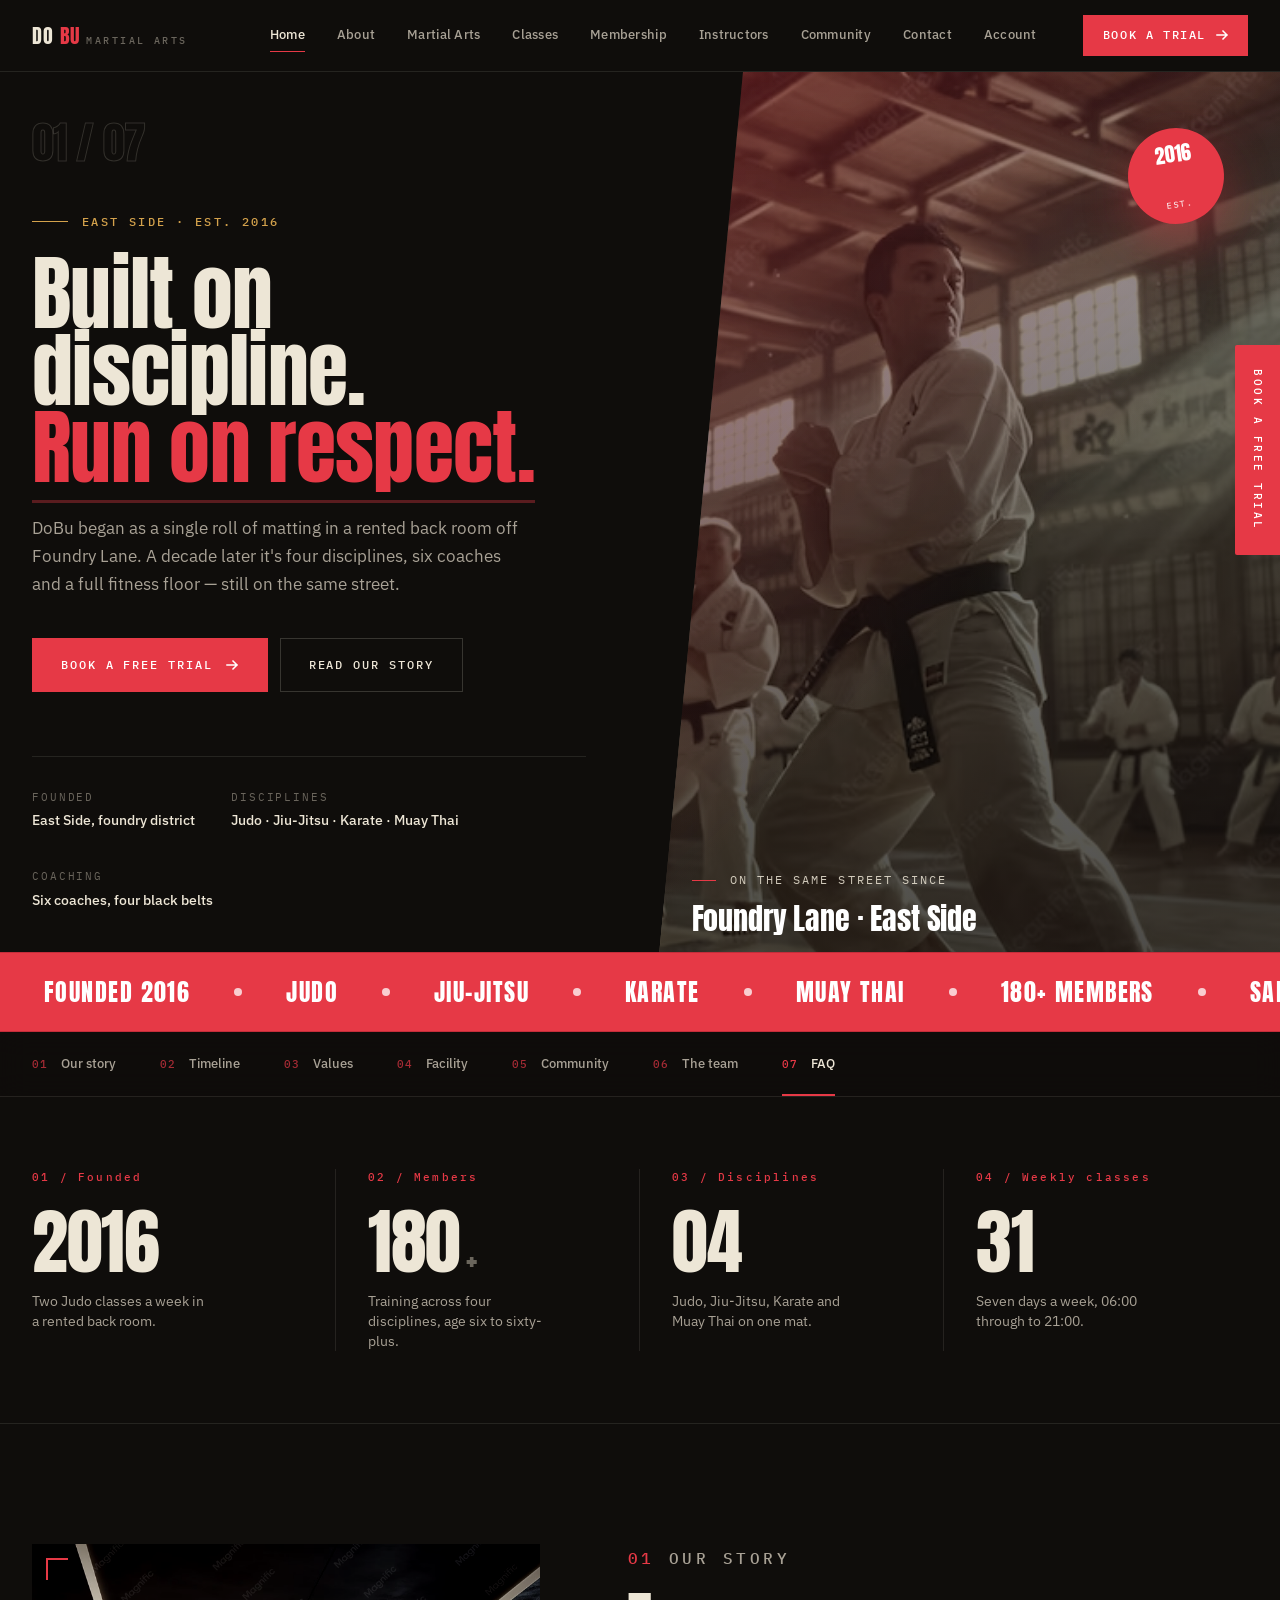
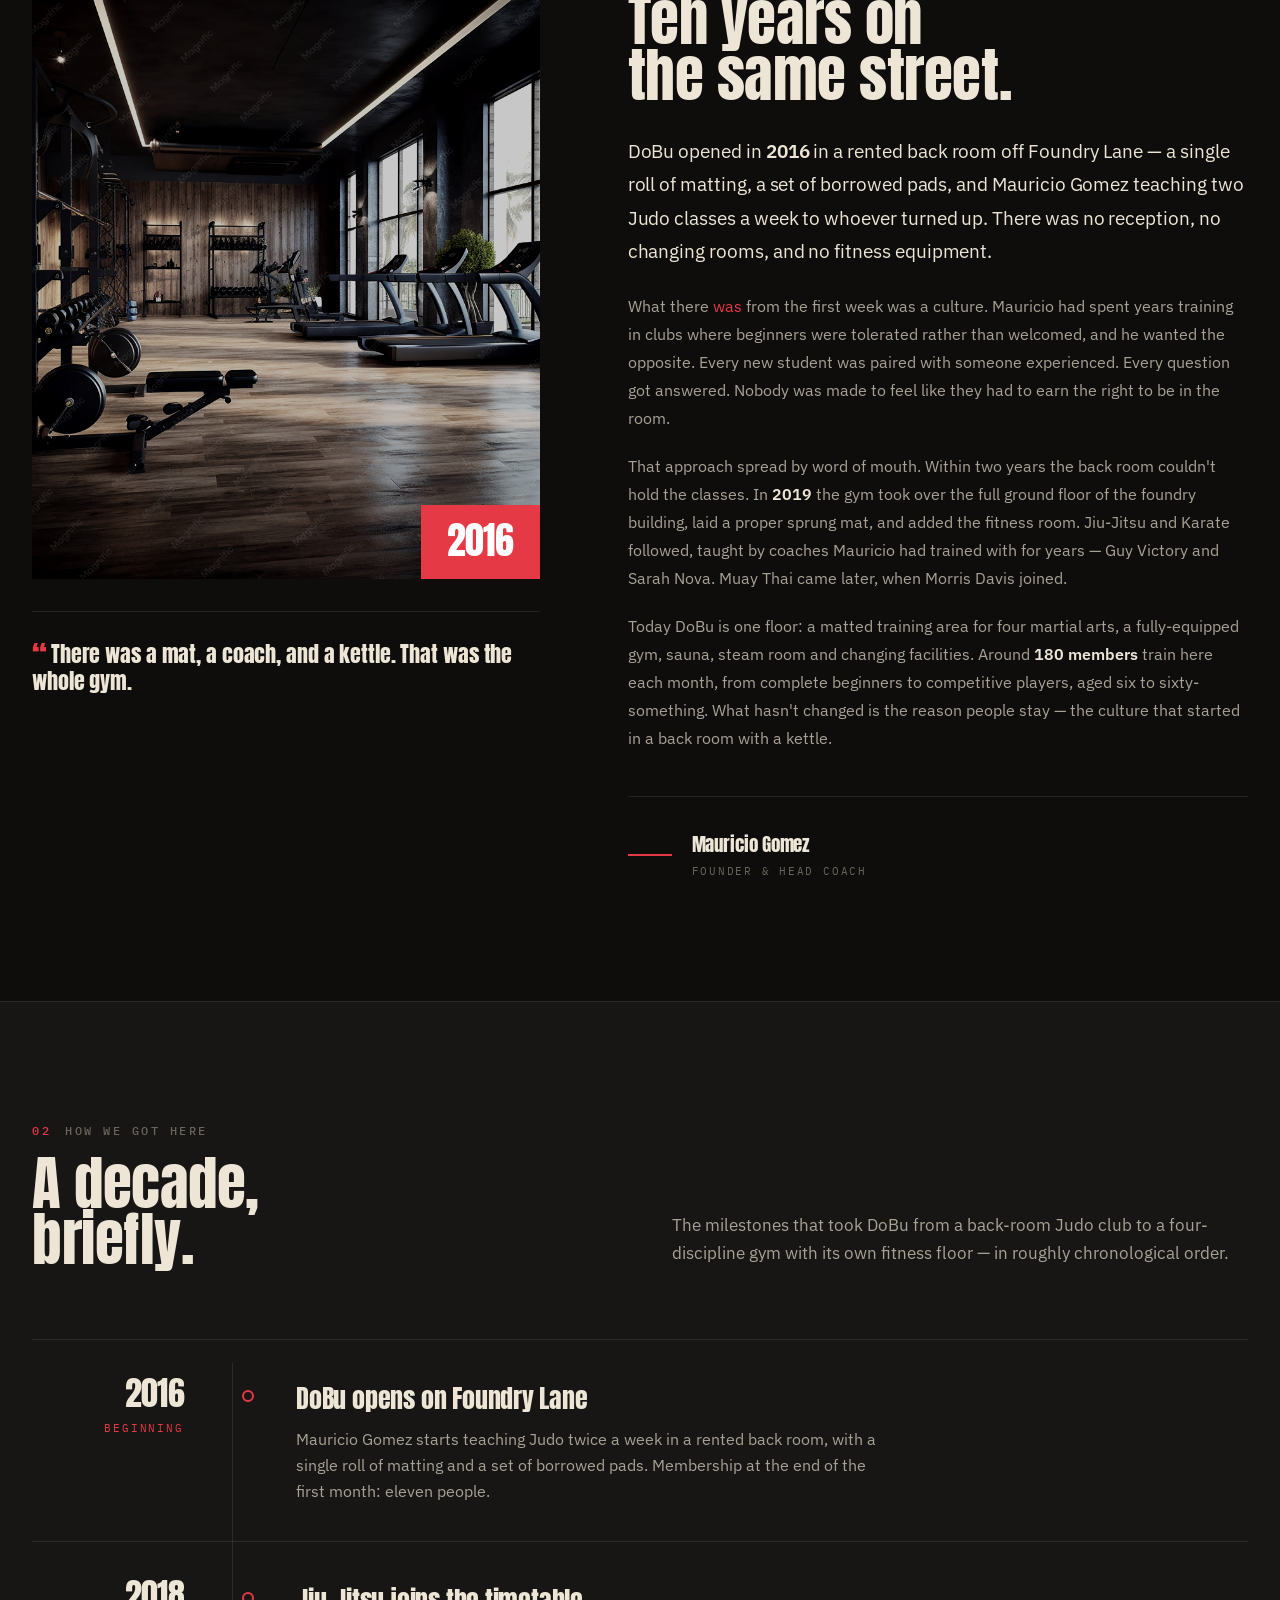
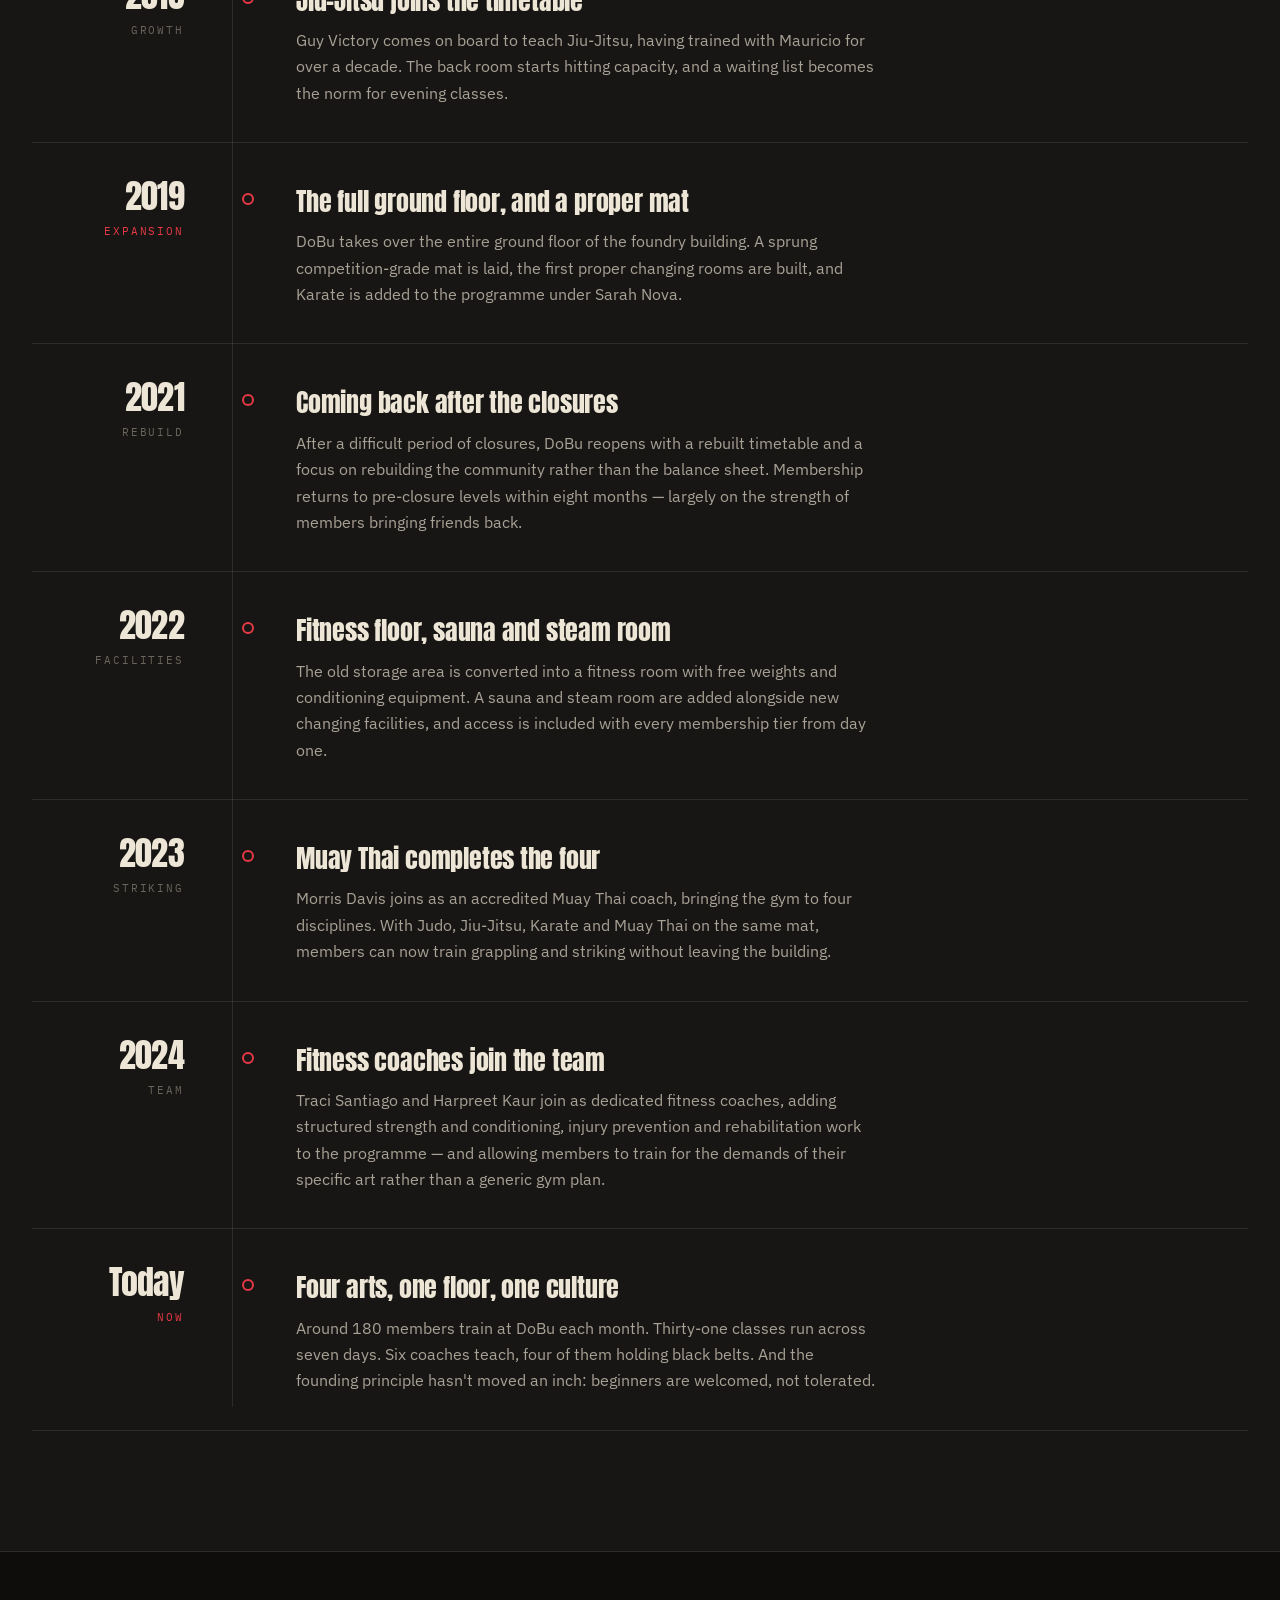
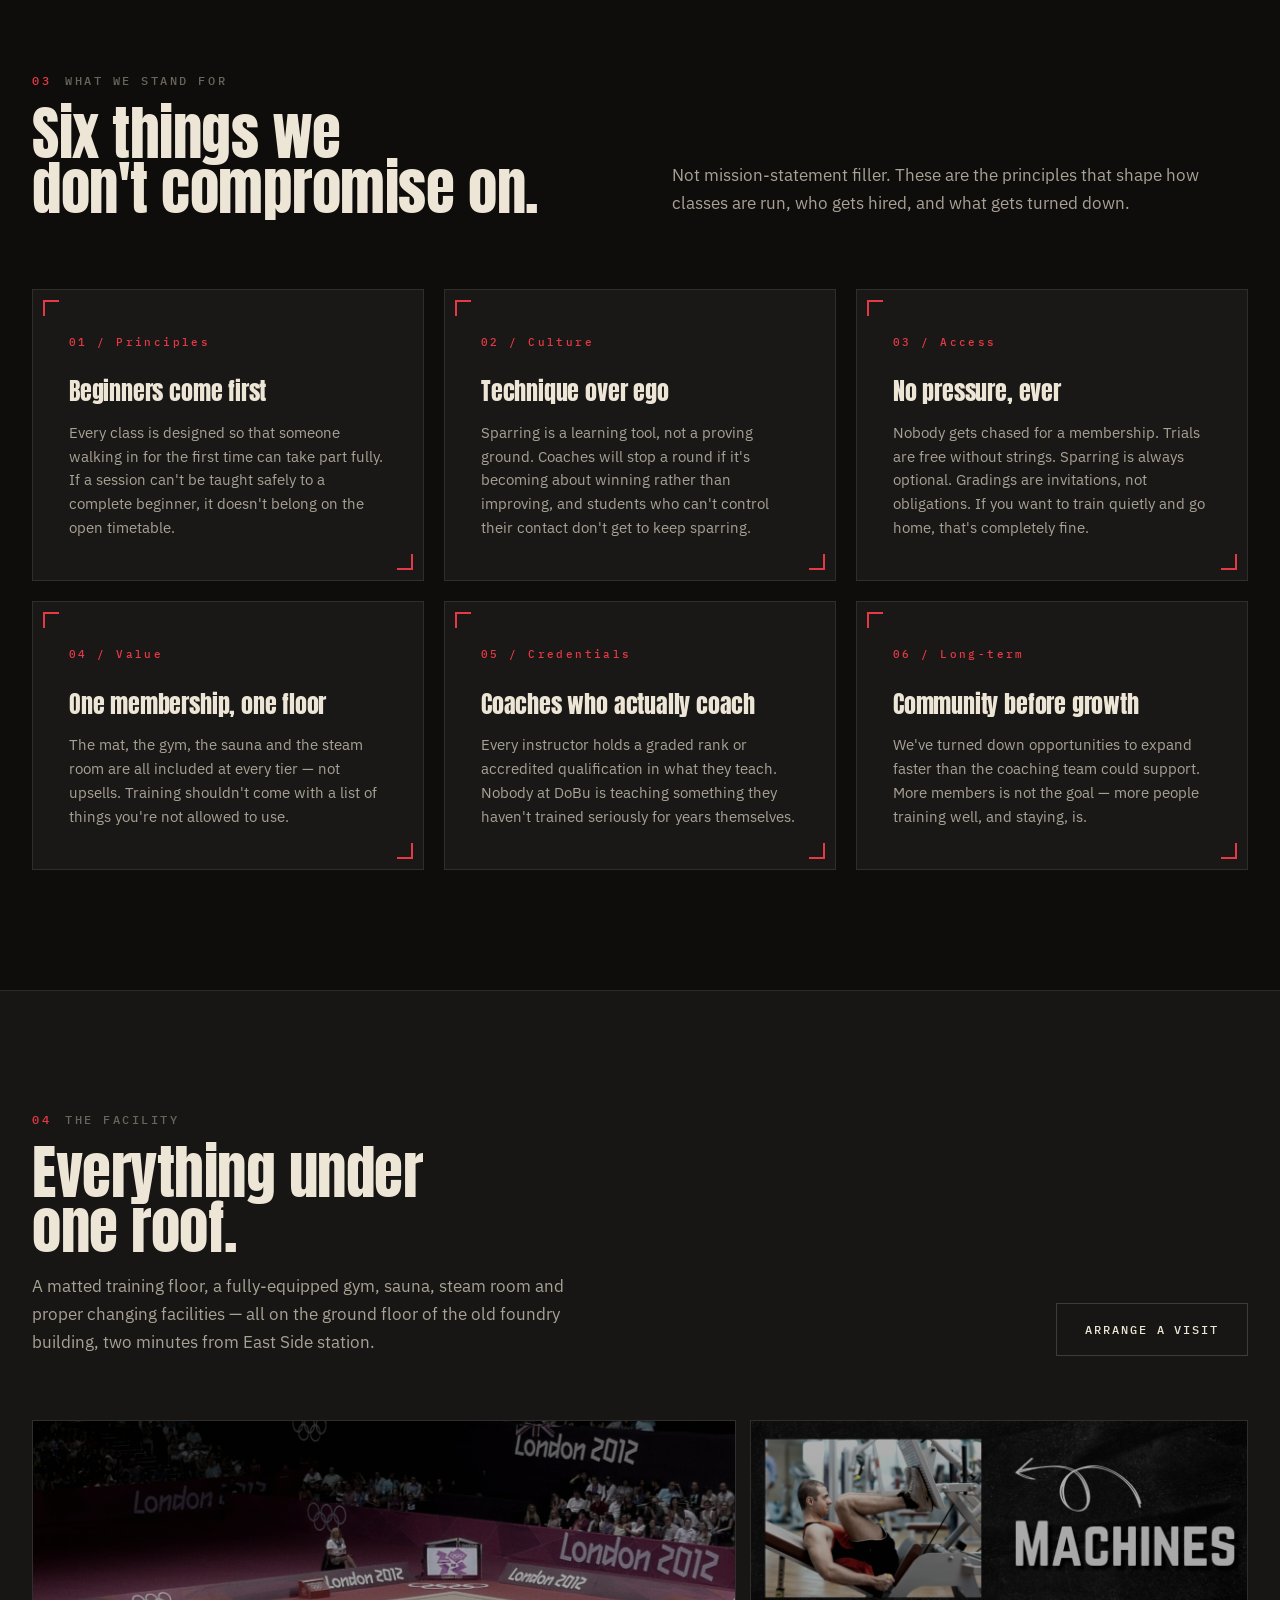
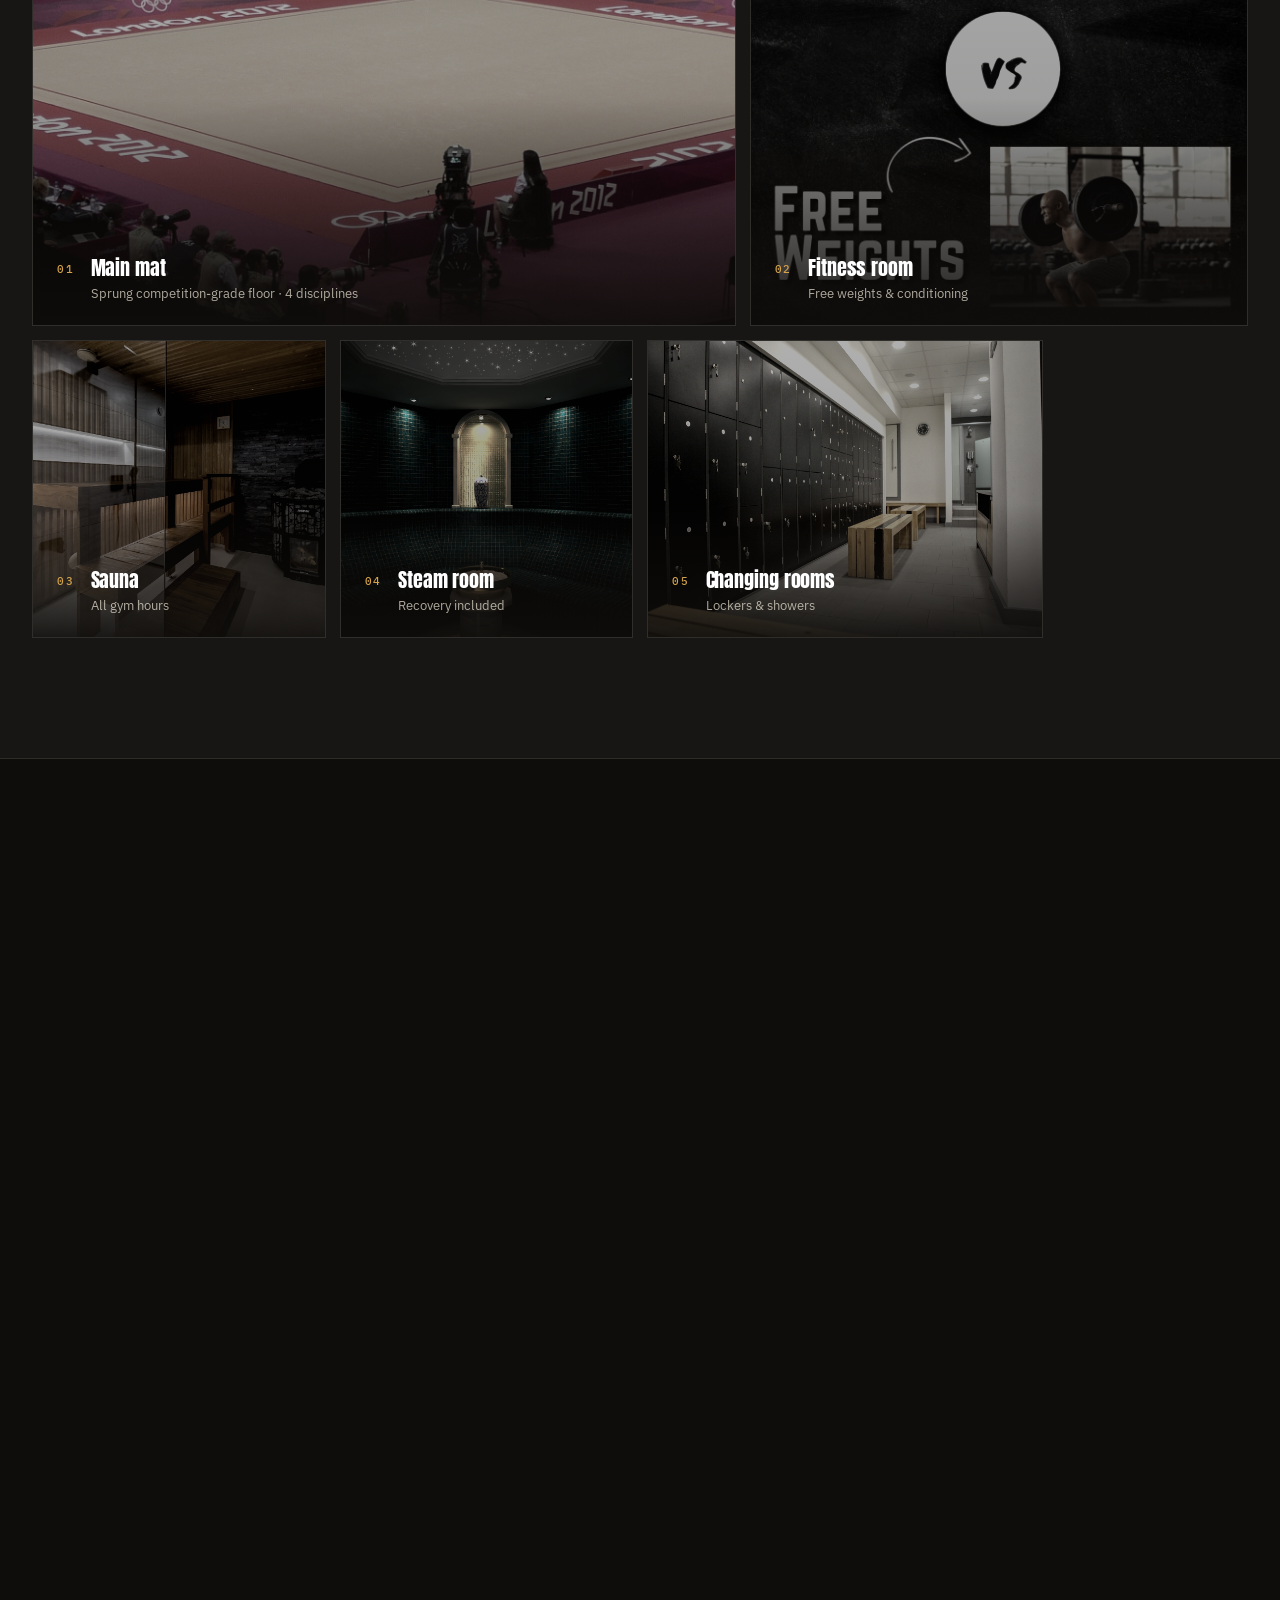
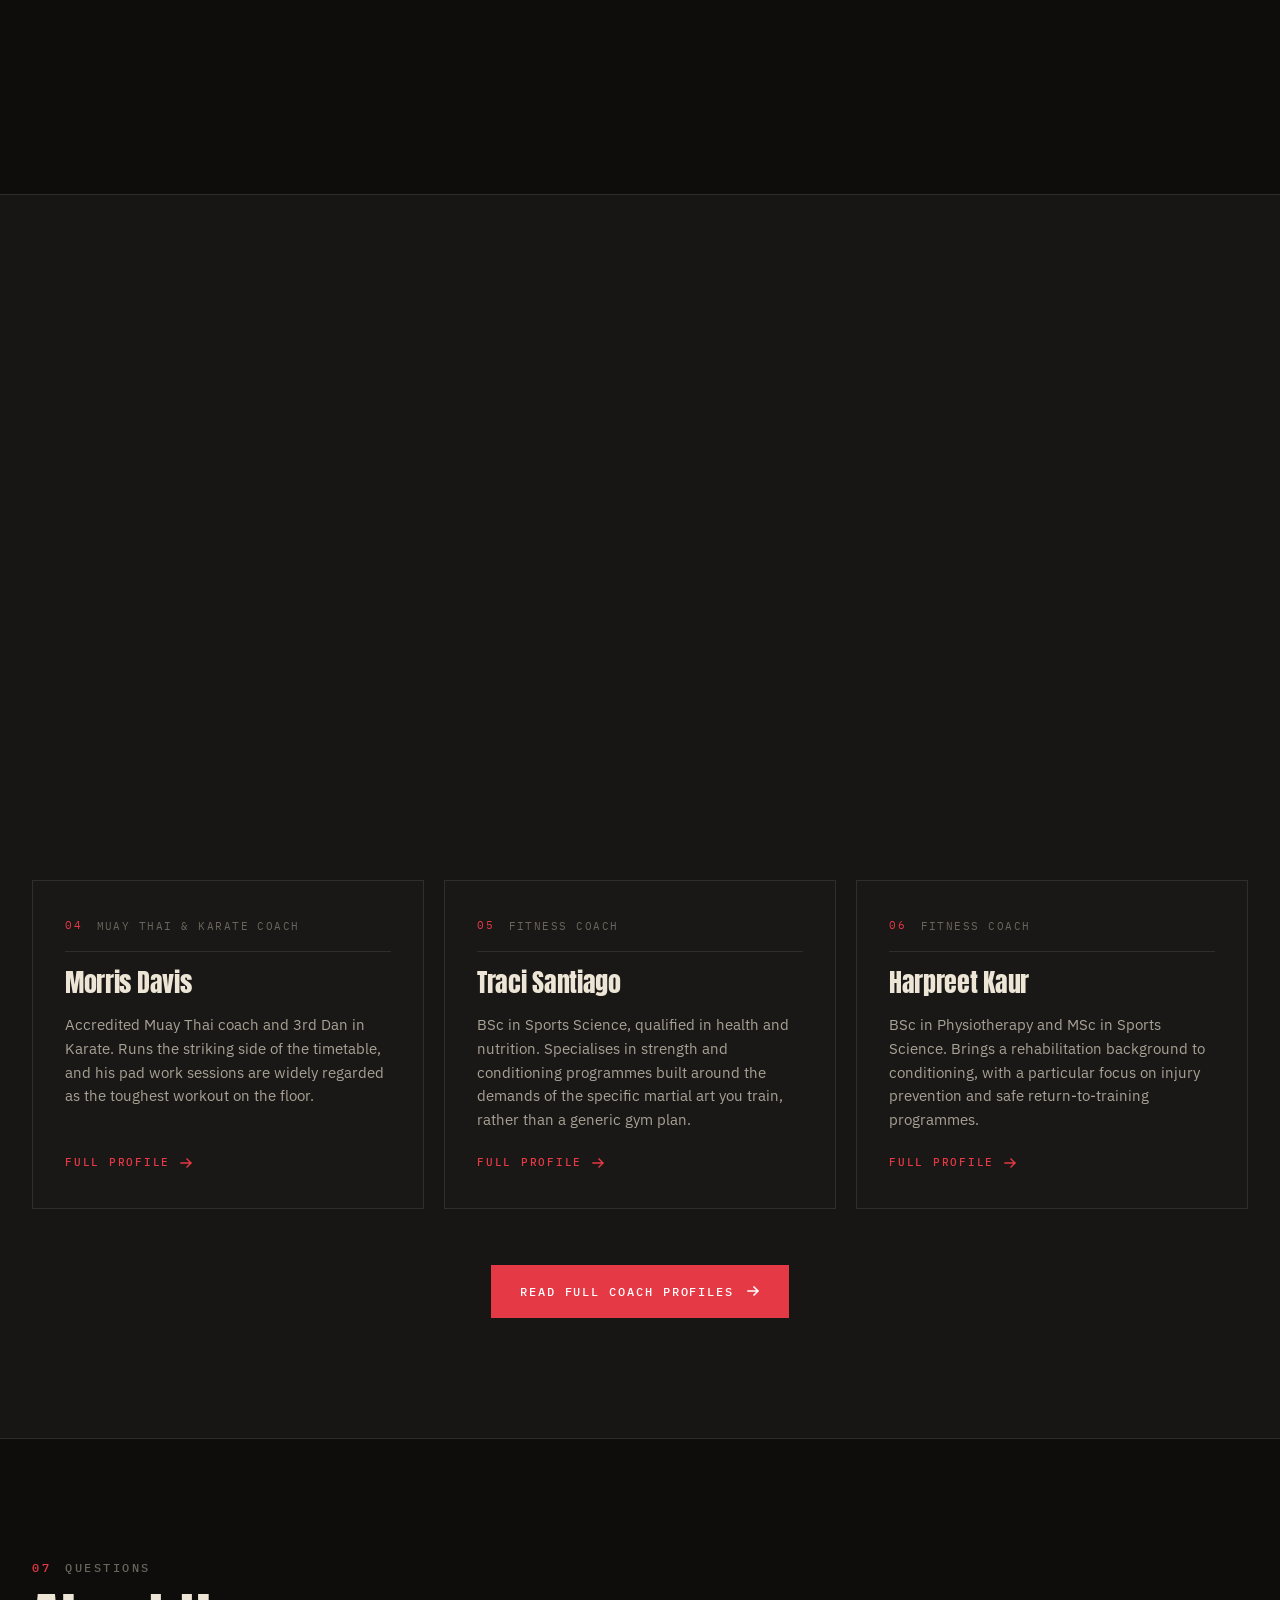
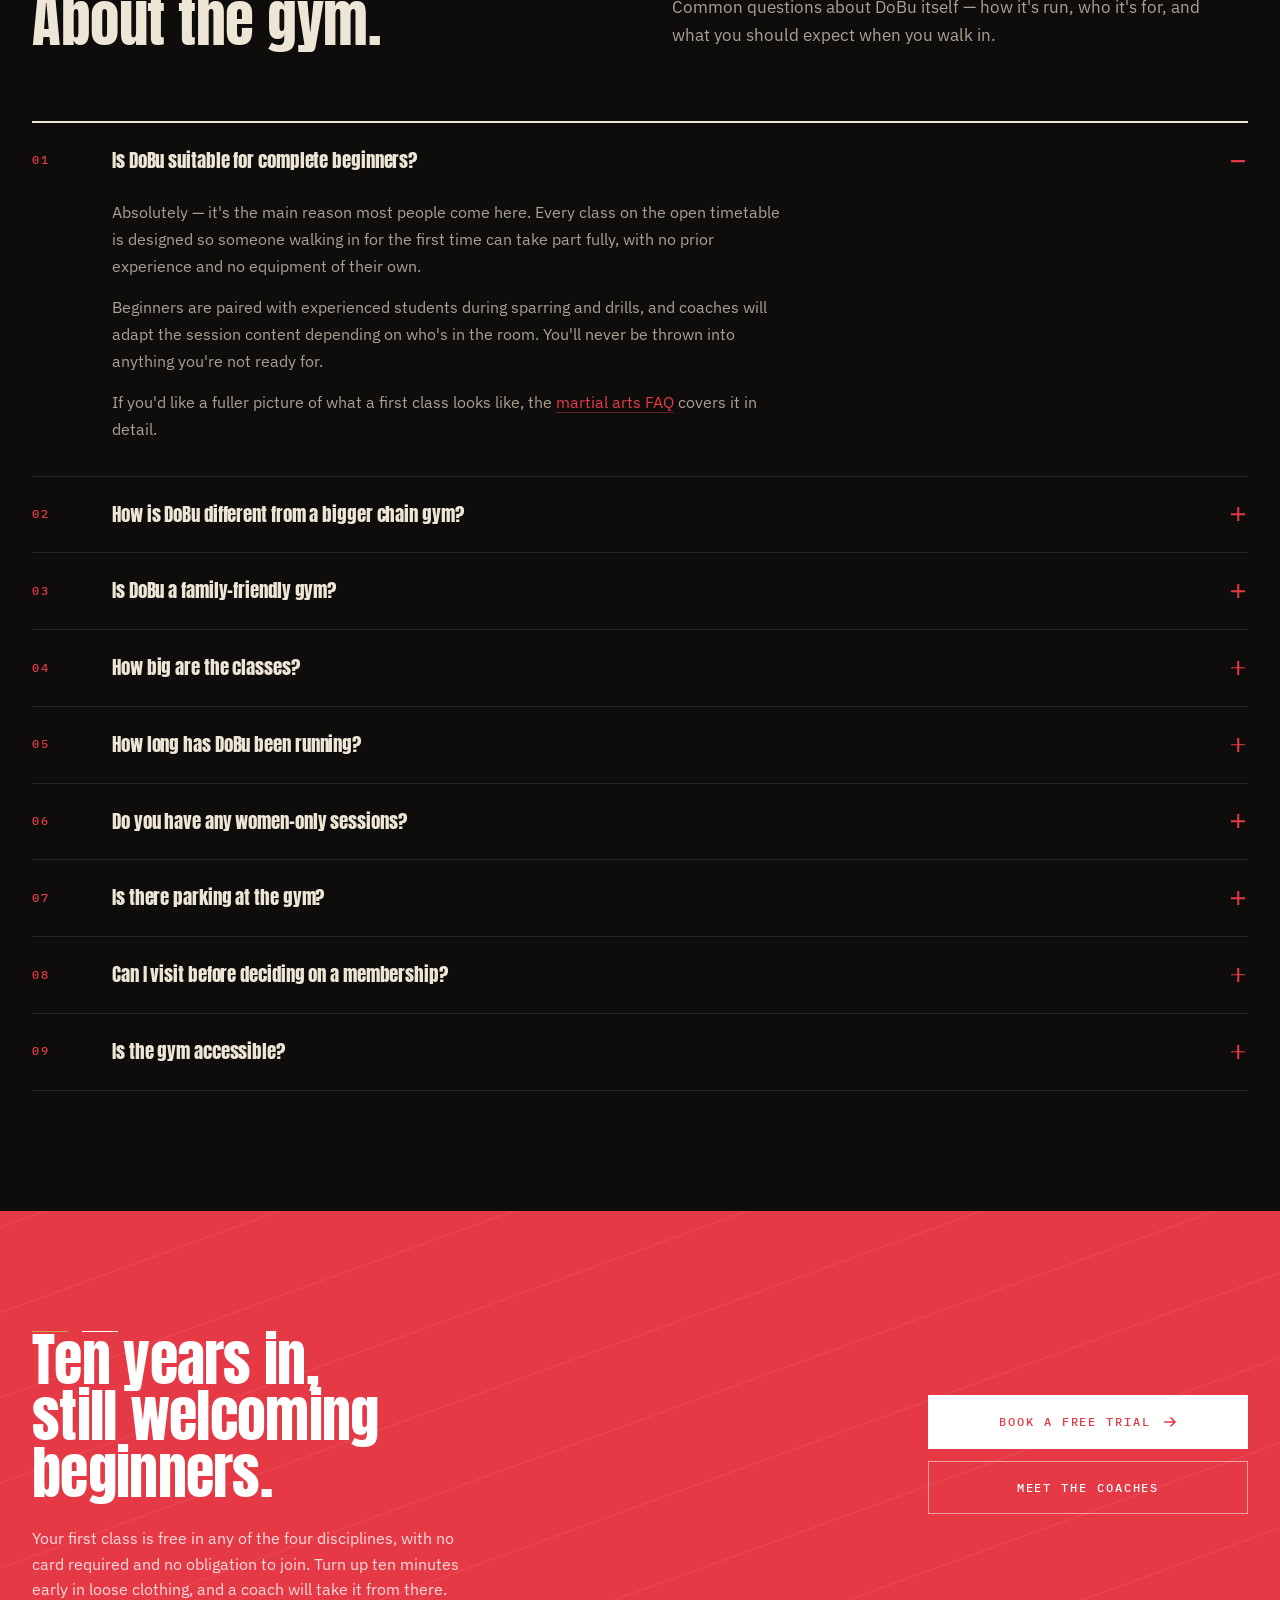
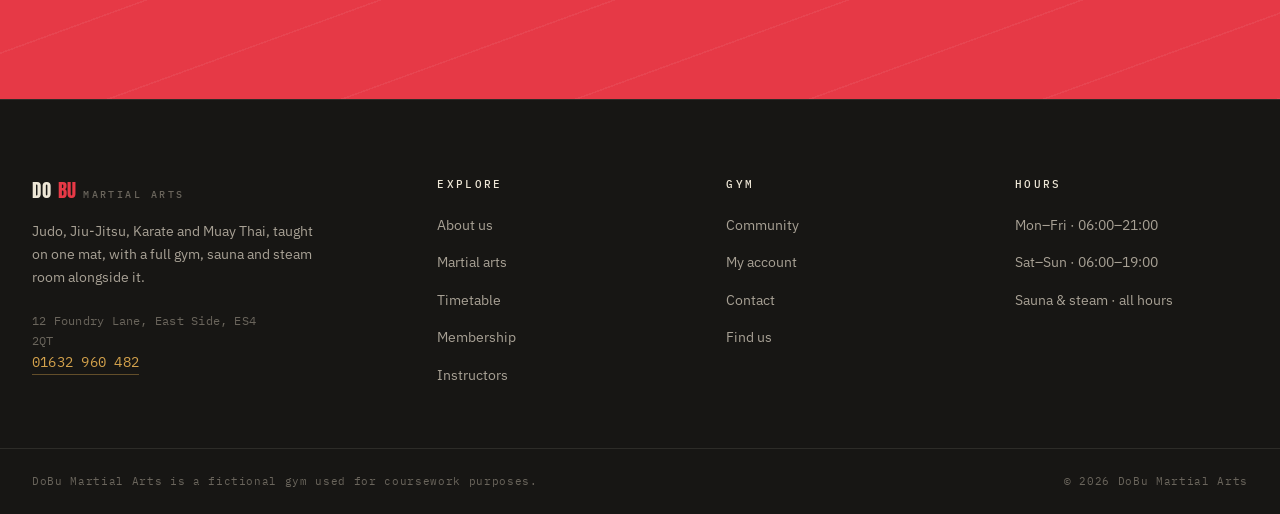
<file: dobu-martial-arts-website/aboutus.html>
<!DOCTYPE html>
<html lang="en">
<head>
<meta charset="UTF-8">
<meta name="viewport" content="width=device-width, initial-scale=1">
<title>About Us — Our Story, Values &amp; Facility | DoBu Martial Arts</title>
<meta name="description" content="The story behind DoBu Martial Arts — founded on one mat in East Side, now home to four disciplines, six coaches and a full fitness floor.">
<meta name="theme-color" content="#0F0D0B">
<link rel="preconnect" href="https://fonts.googleapis.com">
<link rel="preconnect" href="https://fonts.gstatic.com" crossorigin>
<link href="https://fonts.googleapis.com/css2?family=Anton&family=IBM+Plex+Sans:wght@400;500;600;700&family=IBM+Plex+Mono:wght@400;500&display=swap" rel="stylesheet">
<style>
/* ============================================================
   TOKENS — dark editorial (matches index.html)
   ============================================================ */
:root{
  --bg:#0F0D0B;
  --bg-2:#171614;
  --surface:#1A1816;
  --surface-2:#232120;
  --border:rgba(237,230,214,.10);
  --border-2:rgba(237,230,214,.18);
  --text:#EDE6D6;
  --text-2:#A8A195;
  --text-3:#6A655C;
  --red:#E63946;
  --red-2:#C42D3A;
  --gold:#D4A24C;
  --c-judo:#4A6FB0;
  --c-jj:#E63946;
  --c-karate:#D4A24C;
  --c-muay:#E67A3A;

  --sash-h:72px;
  --subnav-h:64px;
  --maxw:1360px;
  --gutter:32px;
  --ease:cubic-bezier(.22,.72,.16,1);
  --ease-out:cubic-bezier(.16,.84,.24,1);
}

/* ============================================================
   RESET
   ============================================================ */
*,*::before,*::after{box-sizing:border-box}
html{-webkit-text-size-adjust:100%;scroll-behavior:smooth}
body{
  margin:0;
  padding-top:var(--sash-h);
  background:var(--bg);
  color:var(--text);
  font-family:'IBM Plex Sans',system-ui,-apple-system,sans-serif;
  font-size:16px;
  line-height:1.6;
  -webkit-font-smoothing:antialiased;
  overflow-x:hidden;
}
img,svg{max-width:100%;display:block}
button{font:inherit;color:inherit;cursor:pointer;background:none;border:none;padding:0}
a{color:inherit}
ul,ol{margin:0;padding:0;list-style:none}

/* ============================================================
   TYPOGRAPHY
   ============================================================ */
h1,h2,h3,h4{
  font-family:'Anton',sans-serif;
  font-weight:400;
  line-height:.94;
  letter-spacing:-.008em;
  margin:0;
  color:var(--text);
}
h1{font-size:clamp(44px,6.4vw,84px)}
h2{font-size:clamp(34px,4.6vw,60px)}
h3{font-size:22px}

.eyebrow{
  font-family:'IBM Plex Mono',monospace;
  font-size:12px;
  font-weight:500;
  letter-spacing:.2em;
  text-transform:uppercase;
  color:var(--gold);
  margin:0 0 24px;
  display:flex;
  align-items:center;
  gap:14px;
}
.eyebrow::before{
  content:"";
  width:36px;
  height:1px;
  background:var(--gold);
}

.section-label{
  font-family:'IBM Plex Mono',monospace;
  font-size:11.5px;
  font-weight:500;
  letter-spacing:.22em;
  text-transform:uppercase;
  color:var(--text-3);
  margin:0 0 16px;
  display:flex;
  align-items:center;
  gap:14px;
}
.section-label .num{color:var(--red);font-weight:500}

.lede{
  font-size:17px;
  line-height:1.65;
  color:var(--text-2);
  max-width:56ch;
  margin:24px 0 0;
}

/* ============================================================
   LAYOUT
   ============================================================ */
.wrap{
  max-width:var(--maxw);
  margin:0 auto;
  padding:0 var(--gutter);
}
section{padding:120px 0}
section.tight{padding:72px 0}

@media(max-width:900px){
  section{padding:88px 0}
  :root{--gutter:24px}
}

/* ============================================================
   SKIP + PROGRESS
   ============================================================ */
.skip-link{
  position:absolute;left:-9999px;top:0;z-index:300;
  background:var(--red);color:#fff;padding:14px 20px;
  font-size:13px;text-decoration:none;
  font-family:'IBM Plex Mono',monospace;
  letter-spacing:.08em;
}
.skip-link:focus{left:12px;top:12px}

#progress{
  position:fixed;top:0;left:0;height:2px;width:0;
  background:var(--red);
  z-index:200;
  transition:width .08s linear;
}

/* ============================================================
   HEADER
   ============================================================ */
.sash{
  position:fixed;top:0;left:0;right:0;
  height:var(--sash-h);
  background:var(--bg);
  border-bottom:1px solid var(--border);
  z-index:100;
  transition:background .3s ease, border-color .3s ease;
}
.sash.scrolled{
  background:rgba(15,13,11,.92);
  backdrop-filter:blur(14px);
  -webkit-backdrop-filter:blur(14px);
  border-bottom-color:var(--border-2);
}
.sash-inner{
  max-width:var(--maxw);
  margin:0 auto;
  padding:0 var(--gutter);
  height:100%;
  display:flex;
  align-items:center;
  gap:32px;
}
.brand{
  display:inline-flex;
  align-items:baseline;
  gap:6px;
  font-family:'Anton',sans-serif;
  font-size:20px;
  letter-spacing:.04em;
  line-height:1;
  color:var(--text);
  text-decoration:none;
  white-space:nowrap;
  flex-shrink:0;
}
.brand span{color:var(--red)}
.brand em{
  font-family:'IBM Plex Mono',monospace;
  font-style:normal;
  font-size:9.5px;
  letter-spacing:.26em;
  color:var(--text-3);
  font-weight:500;
}
@media(max-width:800px){.brand em{display:none}}

.links{
  display:flex;
  align-items:center;
  gap:4px;
  margin-left:auto;
}
.links a{
  display:inline-flex;
  align-items:center;
  padding:8px 14px;
  font-size:13px;
  font-weight:500;
  letter-spacing:.02em;
  color:var(--text-2);
  text-decoration:none;
  border-radius:2px;
  position:relative;
  transition:color .2s ease;
}
.links a::before{
  content:"";
  position:absolute;
  left:14px;right:14px;
  bottom:2px;
  height:1px;
  background:var(--red);
  transform:scaleX(0);
  transform-origin:left center;
  transition:transform .28s var(--ease);
}
.links a:hover{color:var(--text)}
.links a:hover::before{transform:scaleX(.4)}
.links a.active{color:var(--text)}
.links a.active::before{transform:scaleX(1)}

.header-cta{
  display:inline-flex;
  align-items:center;
  gap:10px;
  padding:11px 20px;
  background:var(--red);
  color:#fff;
  font-family:'IBM Plex Mono',monospace;
  font-size:11.5px;
  font-weight:500;
  letter-spacing:.14em;
  text-transform:uppercase;
  text-decoration:none;
  white-space:nowrap;
  transition:background .2s ease, transform .2s var(--ease);
}
.header-cta:hover{background:var(--red-2);transform:translateY(-1px)}
.header-cta svg{transition:transform .3s var(--ease)}
.header-cta:hover svg{transform:translateX(3px)}
@media(max-width:1080px){.header-cta{display:none}}

.nav-toggle{
  display:none;
  width:42px;height:38px;
  border:1px solid var(--border-2);
  position:relative;
  flex-shrink:0;
}
.nav-toggle span{
  position:absolute;left:11px;right:11px;height:1.5px;
  background:var(--text);
  transition:transform .3s var(--ease), opacity .2s ease, top .3s var(--ease);
}
.nav-toggle span:nth-child(1){top:13px}
.nav-toggle span:nth-child(2){top:18.5px}
.nav-toggle span:nth-child(3){top:24px}
.nav-toggle.open span:nth-child(1){top:18.5px;transform:rotate(45deg)}
.nav-toggle.open span:nth-child(2){opacity:0}
.nav-toggle.open span:nth-child(3){top:18.5px;transform:rotate(-45deg)}

@media(max-width:1080px){
  .nav-toggle{display:block;margin-left:auto}
  .links{
    position:fixed;
    top:var(--sash-h);
    left:0;right:0;
    flex-direction:column;
    align-items:stretch;
    background:var(--bg);
    border-bottom:2px solid var(--red);
    padding:12px 0 20px;
    gap:0;
    max-height:calc(100vh - var(--sash-h));
    overflow-y:auto;
    opacity:0;
    transform:translateY(-16px);
    pointer-events:none;
    transition:opacity .24s ease, transform .3s var(--ease);
    box-shadow:0 24px 48px rgba(0,0,0,.6);
  }
  .links.open{opacity:1;transform:none;pointer-events:auto}
  .links a{
    padding:18px var(--gutter);
    border-bottom:1px solid var(--border);
    font-size:15px;
  }
  .links a::before{display:none}
  .links a.active{
    background:rgba(230,57,70,.10);
    box-shadow:inset 3px 0 0 var(--red);
  }
}

/* ============================================================
   BUTTONS
   ============================================================ */
.btn{
  display:inline-flex;
  align-items:center;
  justify-content:center;
  gap:12px;
  padding:16px 28px;
  font-family:'IBM Plex Mono',monospace;
  font-size:12px;
  font-weight:500;
  letter-spacing:.16em;
  text-transform:uppercase;
  text-decoration:none;
  border:1.5px solid var(--red);
  background:var(--red);
  color:#fff;
  transition:background .22s ease, border-color .22s ease, color .22s ease, transform .22s var(--ease);
}
.btn svg{transition:transform .3s var(--ease)}
.btn:hover{background:var(--red-2);border-color:var(--red-2);transform:translateY(-2px)}
.btn:hover svg{transform:translateX(4px)}
.btn.ghost{background:transparent;color:var(--text);border-color:var(--border-2)}
.btn.ghost:hover{border-color:var(--text);background:rgba(237,230,214,.05)}
.btn:focus-visible{outline:2px solid var(--gold);outline-offset:3px}

/* ============================================================
   PAGE HERO — split screen (matches index)
   ============================================================ */
.hero{
  position:relative;
  padding:0;
  background:var(--bg);
  overflow:hidden;
}
.hero-grid{
  display:grid;
  grid-template-columns:1.05fr 1fr;
  min-height:calc(100vh - var(--sash-h));
  max-height:880px;
}
.hero-panel{
  position:relative;
  display:flex;
  flex-direction:column;
  justify-content:center;
  padding:80px 70px 80px max(calc((100vw - var(--maxw)) / 2 + var(--gutter)), var(--gutter));
  z-index:2;
}
.hero-num{
  position:absolute;
  top:48px;
  left:max(calc((100vw - var(--maxw)) / 2 + var(--gutter)), var(--gutter));
  font-family:'Anton',sans-serif;
  font-size:44px;
  line-height:1;
  color:transparent;
  -webkit-text-stroke:1px rgba(237,230,214,.16);
  letter-spacing:-.02em;
  z-index:3;
  pointer-events:none;
}
.hero-panel .eyebrow{margin-top:60px}
.hero-panel h1{color:var(--text);max-width:14ch}
.hero-panel h1 em{
  font-style:normal;
  color:var(--red);
  position:relative;
}
.hero-panel h1 em::after{
  content:"";
  position:absolute;
  left:0;right:0;
  bottom:6px;
  height:3px;
  background:var(--red);
  opacity:.35;
}
.hero-panel .lede{margin-top:28px;max-width:50ch}
.hero-actions{
  display:flex;
  gap:12px;
  flex-wrap:wrap;
  margin-top:40px;
}
.hero-meta{
  display:flex;
  gap:36px;
  flex-wrap:wrap;
  margin-top:64px;
  padding-top:32px;
  border-top:1px solid var(--border);
}
.hero-meta .m-item{display:flex;flex-direction:column;gap:4px}
.hero-meta .m-k{
  font-family:'IBM Plex Mono',monospace;
  font-size:10.5px;
  letter-spacing:.18em;
  text-transform:uppercase;
  color:var(--text-3);
}
.hero-meta .m-v{
  font-size:14px;
  color:var(--text);
  font-weight:500;
}

.hero-visual{
  position:relative;
  overflow:hidden;
  clip-path:polygon(14% 0, 100% 0, 100% 100%, 0 100%);
  background:var(--surface);
}
.hero-visual img{
  position:absolute;
  inset:0;
  width:100%;height:100%;
  object-fit:cover;
  object-position:center 32%;
  filter:grayscale(.55) contrast(1.15) brightness(.72);
}
.hero-visual::after{
  content:"";
  position:absolute;
  inset:0;
  background:
    linear-gradient(135deg, rgba(230,57,70,.30) 0%, rgba(230,57,70,0) 55%),
    linear-gradient(180deg, rgba(15,13,11,.15) 0%, rgba(15,13,11,.65) 100%);
  pointer-events:none;
}
.hero-stamp{
  position:absolute;
  bottom:56px;
  left:36px;
  right:36px;
  z-index:3;
  display:flex;
  flex-direction:column;
  gap:14px;
}
.hero-stamp .stamp-line{
  display:flex;
  align-items:center;
  gap:14px;
  font-family:'IBM Plex Mono',monospace;
  font-size:11.5px;
  letter-spacing:.18em;
  text-transform:uppercase;
  color:rgba(237,230,214,.85);
}
.hero-stamp .stamp-line::before{
  content:"";
  width:24px;
  height:1px;
  background:var(--red);
}
.hero-stamp .stamp-main{
  font-family:'Anton',sans-serif;
  font-size:clamp(22px,2.4vw,30px);
  line-height:1.05;
  color:#fff;
  letter-spacing:-.005em;
  max-width:22ch;
}
.hero-badge{
  position:absolute;
  top:56px;
  right:56px;
  width:96px;
  height:96px;
  border-radius:50%;
  background:var(--red);
  color:#fff;
  display:grid;
  place-items:center;
  text-align:center;
  font-family:'Anton',sans-serif;
  font-size:20px;
  line-height:.95;
  letter-spacing:-.01em;
  z-index:4;
  box-shadow:0 20px 48px rgba(230,57,70,.35);
  transform:rotate(-8deg);
}
.hero-badge small{
  font-family:'IBM Plex Mono',monospace;
  font-size:8.5px;
  font-weight:500;
  letter-spacing:.2em;
  display:block;
  margin-top:4px;
  opacity:.85;
}
@media(max-width:1100px){
  .hero-grid{grid-template-columns:1fr}
  .hero-panel{padding:56px var(--gutter) 56px;min-height:auto}
  .hero-num{position:relative;top:auto;left:auto;margin-bottom:16px;font-size:32px}
  .hero-panel .eyebrow{margin-top:0}
  .hero-visual{clip-path:none;aspect-ratio:16/10;min-height:400px}
  .hero-badge{top:24px;right:24px;width:80px;height:80px;font-size:17px}
  .hero-stamp{bottom:24px;left:24px;right:24px}
  .hero-meta{margin-top:40px}
}

/* ============================================================
   TICKER
   ============================================================ */
.ticker{
  background:var(--red);
  color:#fff;
  overflow:hidden;
  padding:20px 0;
  border-top:1px solid var(--red-2);
  border-bottom:1px solid var(--red-2);
  position:relative;
}
.ticker-track{
  display:flex;
  align-items:center;
  gap:44px;
  white-space:nowrap;
  width:max-content;
  animation:ticker 42s linear infinite;
  font-family:'Anton',sans-serif;
  font-size:24px;
  letter-spacing:.06em;
  text-transform:uppercase;
  padding-left:44px;
}
.ticker-track span{display:inline-block}
.ticker-track .dot{
  width:8px;height:8px;
  border-radius:50%;
  background:rgba(255,255,255,.75);
  flex-shrink:0;
}
@keyframes ticker{
  from{transform:translateX(0)}
  to{transform:translateX(-50%)}
}
@media(max-width:640px){
  .ticker{padding:14px 0}
  .ticker-track{font-size:17px;gap:30px}
}

/* ============================================================
   SUBNAV
   ============================================================ */
.subnav{
  position:sticky;
  top:var(--sash-h);
  z-index:80;
  background:rgba(15,13,11,.92);
  backdrop-filter:blur(14px);
  -webkit-backdrop-filter:blur(14px);
  border-bottom:1px solid var(--border);
}
.subnav-inner{
  max-width:var(--maxw);
  margin:0 auto;
  padding:0 var(--gutter);
  display:flex;
  align-items:stretch;
  gap:0;
  overflow-x:auto;
  scrollbar-width:none;
}
.subnav-inner::-webkit-scrollbar{display:none}
.subnav a{
  display:inline-flex;
  align-items:center;
  gap:12px;
  padding:0 22px;
  height:var(--subnav-h);
  font-size:13px;
  font-weight:500;
  color:var(--text-2);
  text-decoration:none;
  white-space:nowrap;
  position:relative;
  transition:color .2s ease;
}
.subnav a:first-child{padding-left:0}
.subnav a::after{
  content:"";
  position:absolute;
  left:22px;right:22px;
  bottom:0;
  height:2px;
  background:var(--red);
  transform:scaleX(0);
  transform-origin:left center;
  transition:transform .3s var(--ease);
}
.subnav a:first-child::after{left:0}
.subnav a:hover{color:var(--text)}
.subnav a.active{color:var(--text)}
.subnav a.active::after{transform:scaleX(1)}
.subnav .sn-num{
  font-family:'IBM Plex Mono',monospace;
  font-size:10.5px;
  letter-spacing:.14em;
  color:var(--red);
  opacity:.7;
}
.subnav a.active .sn-num{opacity:1}
@media(max-width:640px){
  .subnav a{padding:0 16px;font-size:12.5px}
  .subnav .sn-num{display:none}
}

/* ============================================================
   STATS
   ============================================================ */
.stats-band{
  background:var(--bg);
  padding:88px 0;
  border-bottom:1px solid var(--border);
}
.stats-grid{
  display:grid;
  grid-template-columns:repeat(4,1fr);
  gap:0;
}
.stat{
  padding:0 32px;
  border-right:1px solid var(--border);
  position:relative;
}
.stat:first-child{padding-left:0}
.stat:last-child{padding-right:0;border-right:none}
.stat .n{
  font-family:'IBM Plex Mono',monospace;
  font-size:11px;
  letter-spacing:.2em;
  color:var(--red);
  display:block;
  margin-bottom:20px;
  font-weight:500;
}
.stat .v{
  font-family:'Anton',sans-serif;
  font-size:clamp(48px,5.6vw,72px);
  line-height:1;
  color:var(--text);
  letter-spacing:-.02em;
  display:block;
}
.stat .l{
  display:block;
  font-size:13.5px;
  color:var(--text-2);
  margin-top:12px;
  line-height:1.5;
  max-width:22ch;
}
@media(max-width:900px){
  .stats-grid{grid-template-columns:repeat(2,1fr);gap:32px 0}
  .stat{padding:0 24px}
  .stat:nth-child(1){padding-left:0}
  .stat:nth-child(2){padding-right:0;border-right:none}
  .stat:nth-child(3){padding-left:0}
}
@media(max-width:520px){
  .stats-band{padding:56px 0}
  .stats-grid{grid-template-columns:1fr}
  .stat{padding:0;border-right:none;padding-bottom:28px;border-bottom:1px solid var(--border)}
  .stat:last-child{border-bottom:none;padding-bottom:0}
}

/* ============================================================
   STORY
   ============================================================ */
.story{
  padding:120px 0;
}
.story-grid{
  display:grid;
  grid-template-columns:.9fr 1.1fr;
  gap:88px;
  align-items:start;
}
@media(max-width:960px){.story-grid{grid-template-columns:1fr;gap:56px}}

.story-visual{
  position:relative;
  aspect-ratio:4/5;
  overflow:hidden;
  background:var(--surface);
}
.story-visual img{
  width:100%;height:100%;
  object-fit:cover;
  filter:grayscale(.4) contrast(1.1) brightness(.78);
  transition:transform 1.4s var(--ease-out);
}
.story-visual:hover img{transform:scale(1.04)}
.story-visual::before,
.story-visual::after{
  content:"";
  position:absolute;
  width:22px;height:22px;
  z-index:2;pointer-events:none;
}
.story-visual::before{
  top:14px;left:14px;
  border-top:2px solid var(--red);
  border-left:2px solid var(--red);
}
.story-visual::after{
  bottom:14px;right:14px;
  border-bottom:2px solid var(--red);
  border-right:2px solid var(--red);
}
.story-year{
  position:absolute;
  bottom:0;right:0;
  background:var(--red);
  color:#fff;
  font-family:'Anton',sans-serif;
  font-size:38px;
  letter-spacing:-.02em;
  padding:16px 26px 20px;
  line-height:1;
  z-index:3;
}
.story-pull{
  margin-top:32px;
  padding:28px 0 0;
  border-top:1px solid var(--border);
}
.story-pull p{
  font-family:'Anton',sans-serif;
  font-size:22px;
  font-weight:400;
  line-height:1.25;
  color:var(--text);
  letter-spacing:-.005em;
  margin:0;
}
.story-pull p::before{
  content:"“";
  color:var(--red);
  font-size:32px;
  line-height:0;
  vertical-align:-8px;
  margin-right:4px;
}

.story-body .lede{
  font-size:19px;
  color:var(--text);
  letter-spacing:-.003em;
  margin:0 0 24px;
  max-width:none;
}
.story-body p{
  font-size:16px;
  line-height:1.75;
  color:var(--text-2);
  margin:0 0 20px;
}
.story-body p b{color:var(--text);font-weight:600}
.story-body p em{color:var(--red);font-style:normal}

.signature{
  margin-top:44px;
  padding-top:32px;
  border-top:1px solid var(--border);
  display:flex;
  align-items:center;
  gap:20px;
}
.sig-rule{
  width:44px;height:2px;
  background:var(--red);
  flex-shrink:0;
}
.sig-body{display:flex;flex-direction:column;gap:4px}
.sig-name{
  font-family:'Anton',sans-serif;
  font-size:19px;
  letter-spacing:-.005em;
  color:var(--text);
}
.sig-role{
  font-family:'IBM Plex Mono',monospace;
  font-size:11px;
  letter-spacing:.16em;
  text-transform:uppercase;
  color:var(--text-3);
}

/* ============================================================
   TIMELINE
   ============================================================ */
.timeline-section{
  background:var(--bg-2);
  border-top:1px solid var(--border);
  border-bottom:1px solid var(--border);
  padding:120px 0;
}
.timeline-head{
  display:grid;
  grid-template-columns:1fr 1fr;
  gap:64px;
  align-items:end;
  margin-bottom:72px;
}
.timeline-head .lede{margin-top:0}
@media(max-width:900px){
  .timeline-head{grid-template-columns:1fr;gap:20px;margin-bottom:48px}
}

.timeline{position:relative}
.timeline::before{
  content:"";
  position:absolute;
  left:200px;
  top:24px;
  bottom:24px;
  width:1px;
  background:var(--border);
}
.tl-row{
  display:grid;
  grid-template-columns:168px 48px 1fr;
  gap:24px;
  align-items:flex-start;
  padding:36px 0;
  border-top:1px solid var(--border);
}
.tl-row:last-child{border-bottom:1px solid var(--border)}
.tl-year{
  display:flex;
  flex-direction:column;
  gap:10px;
  padding-right:16px;
  text-align:right;
}
.tl-yr{
  font-family:'Anton',sans-serif;
  font-size:34px;
  letter-spacing:-.02em;
  color:var(--text);
  line-height:1;
}
.tl-tag{
  font-family:'IBM Plex Mono',monospace;
  font-size:10.5px;
  letter-spacing:.18em;
  text-transform:uppercase;
  color:var(--text-3);
  align-self:flex-end;
}
.tl-tag.accent{color:var(--red)}
.tl-marker{
  display:flex;
  justify-content:center;
  padding-top:14px;
  position:relative;
  z-index:2;
}
.tl-marker span{
  width:12px;height:12px;
  border-radius:50%;
  background:var(--bg-2);
  border:2px solid var(--red);
  display:block;
}
.tl-body h3{
  font-size:clamp(20px,2vw,26px);
  letter-spacing:-.008em;
  line-height:1.15;
  margin:0 0 12px;
  padding-top:8px;
}
.tl-body p{
  font-size:15.5px;
  line-height:1.7;
  color:var(--text-2);
  margin:0;
  max-width:58ch;
}
@media(max-width:760px){
  .timeline::before{left:11px}
  .tl-row{
    grid-template-columns:24px 1fr;
    gap:16px;
    padding:32px 0;
  }
  .tl-year{
    grid-column:1 / -1;
    text-align:left;
    flex-direction:row;
    align-items:baseline;
    gap:14px;
    padding:0 0 8px 32px;
  }
  .tl-yr{font-size:26px}
  .tl-tag{align-self:baseline}
  .tl-marker{grid-column:1;grid-row:2;padding-top:8px}
  .tl-body{grid-column:2;grid-row:2}
  .tl-body h3{padding-top:0}
}

/* ============================================================
   VALUES
   ============================================================ */
.values-section{padding:120px 0}
.values-head{
  display:grid;
  grid-template-columns:1fr 1fr;
  gap:64px;
  align-items:end;
  margin-bottom:72px;
}
.values-head .lede{margin-top:0}
@media(max-width:900px){
  .values-head{grid-template-columns:1fr;gap:20px;margin-bottom:48px}
}

.values-grid{
  display:grid;
  grid-template-columns:repeat(3,1fr);
  gap:20px;
}
@media(max-width:900px){.values-grid{grid-template-columns:repeat(2,1fr)}}
@media(max-width:600px){.values-grid{grid-template-columns:1fr}}

.value-card{
  position:relative;
  padding:44px 36px 40px;
  background:var(--surface);
  border:1px solid var(--border);
  transition:border-color .3s ease, transform .35s var(--ease), background .3s ease;
}
.value-card::before,
.value-card::after{
  content:"";
  position:absolute;
  width:16px;height:16px;
  pointer-events:none;
  transition:width .35s var(--ease), height .35s var(--ease);
}
.value-card::before{
  top:10px;left:10px;
  border-top:2px solid var(--red);
  border-left:2px solid var(--red);
}
.value-card::after{
  bottom:10px;right:10px;
  border-bottom:2px solid var(--red);
  border-right:2px solid var(--red);
}
.value-card:hover{
  border-color:var(--border-2);
  transform:translateY(-4px);
  background:var(--surface-2);
}
.value-card:hover::before,
.value-card:hover::after{width:26px;height:26px}

.value-num{
  font-family:'IBM Plex Mono',monospace;
  font-size:11px;
  letter-spacing:.22em;
  color:var(--red);
  display:block;
  margin-bottom:28px;
  font-weight:500;
}
.value-card h3{
  font-size:24px;
  line-height:1.05;
  margin-bottom:16px;
  letter-spacing:-.008em;
}
.value-card p{
  font-size:14.5px;
  line-height:1.65;
  color:var(--text-2);
  margin:0;
}

/* ============================================================
   FACILITY
   ============================================================ */
.facility-section{
  background:var(--bg-2);
  border-top:1px solid var(--border);
  border-bottom:1px solid var(--border);
  padding:120px 0;
}
.facility-head{
  display:grid;
  grid-template-columns:1fr auto;
  gap:48px;
  align-items:end;
  margin-bottom:64px;
}
.facility-head .lede{margin-top:16px}
@media(max-width:820px){
  .facility-head{grid-template-columns:1fr;gap:24px;margin-bottom:40px}
  .facility-head .btn{justify-self:start}
}

.facility-grid{
  display:grid;
  grid-template-columns:repeat(12,1fr);
  grid-auto-rows:90px;
  gap:14px;
}
.fac{
  position:relative;
  overflow:hidden;
  background:var(--surface);
  display:block;
  text-decoration:none;
  border:1px solid var(--border);
  margin:0;
}
.fac img{
  width:100%;height:100%;
  object-fit:cover;
  filter:grayscale(.55) contrast(1.12) brightness(.72);
  transition:transform 1.4s var(--ease-out), filter .6s ease;
}
.fac:hover img{
  transform:scale(1.05);
  filter:grayscale(0) contrast(1.12) brightness(.85);
}
.fac::before{
  content:"";
  position:absolute;
  inset:0;
  background:linear-gradient(180deg,
    rgba(15,13,11,.05) 0%,
    rgba(15,13,11,.15) 55%,
    rgba(15,13,11,.92) 100%);
  z-index:1;
  pointer-events:none;
}
.fac-cap{
  position:absolute;
  left:0;right:0;bottom:0;
  padding:24px 24px 22px;
  display:flex;
  gap:16px;
  align-items:flex-start;
  z-index:2;
}
.fac-num{
  font-family:'IBM Plex Mono',monospace;
  font-size:11px;
  font-weight:500;
  letter-spacing:.16em;
  color:var(--gold);
  padding-top:4px;
  flex-shrink:0;
}
.fac-cap h4{
  font-family:'Anton',sans-serif;
  font-size:20px;
  font-weight:400;
  letter-spacing:-.005em;
  color:#fff;
  margin:0 0 5px;
  line-height:1.1;
}
.fac-cap p{
  font-size:12.5px;
  color:rgba(237,230,214,.72);
  margin:0;
  line-height:1.5;
}
.fac--wide{grid-column:span 7;grid-row:span 5}
.fac--tall{grid-column:span 5;grid-row:span 5}
.fac--half{grid-column:span 3;grid-row:span 3}
.fac--third{grid-column:span 3;grid-row:span 3}
.fac--half2{grid-column:span 4;grid-row:span 3}
.fac--wide2{grid-column:span 8;grid-row:span 3}

@media(max-width:1000px){
  .facility-grid{grid-auto-rows:76px}
  .fac--wide{grid-column:span 7;grid-row:span 5}
  .fac--tall{grid-column:span 5;grid-row:span 5}
  .fac--half{grid-column:span 6;grid-row:span 3}
  .fac--third{grid-column:span 6;grid-row:span 3}
  .fac--half2{grid-column:span 6;grid-row:span 3}
  .fac--wide2{grid-column:span 12;grid-row:span 3}
}
@media(max-width:640px){
  .facility-grid{grid-template-columns:repeat(6,1fr);grid-auto-rows:72px}
  .fac--wide{grid-column:span 6;grid-row:span 4}
  .fac--tall{grid-column:span 6;grid-row:span 4}
  .fac--half,
  .fac--third,
  .fac--half2,
  .fac--wide2{grid-column:span 6;grid-row:span 3}
}

/* ============================================================
   IMPACT
   ============================================================ */
.impact-section{padding:120px 0}
.impact-grid{
  display:grid;
  grid-template-columns:1.1fr .9fr;
  gap:96px;
  align-items:start;
}
@media(max-width:960px){.impact-grid{grid-template-columns:1fr;gap:56px}}
.impact-body p{
  font-size:16px;
  line-height:1.75;
  color:var(--text-2);
  margin:0 0 20px;
}
.impact-body .lede{
  font-size:19px;
  color:var(--text);
  letter-spacing:-.003em;
  margin:0 0 24px;
  max-width:none;
}
.impact-body b{color:var(--red);font-weight:600}
.impact-close{
  font-size:18px !important;
  line-height:1.55 !important;
  color:var(--text) !important;
  padding-top:20px;
  border-top:1px solid var(--border);
  margin-top:36px !important;
  max-width:52ch;
}
.impact-list{
  display:flex;
  flex-direction:column;
  border-top:1px solid var(--border);
}
.impact-list li{
  display:grid;
  grid-template-columns:64px 1fr;
  gap:24px;
  padding:24px 0;
  border-bottom:1px solid var(--border);
  align-items:flex-start;
  transition:padding-left .3s var(--ease);
}
.impact-list li:hover{padding-left:8px}
.il-key{
  font-family:'Anton',sans-serif;
  font-size:26px;
  letter-spacing:-.015em;
  color:var(--red);
  line-height:1;
  padding-top:4px;
}
.impact-list b{
  display:block;
  font-family:'IBM Plex Sans',sans-serif;
  font-size:15.5px;
  font-weight:600;
  color:var(--text);
  margin-bottom:6px;
}
.impact-list span:not(.il-key){
  font-size:14.5px;
  line-height:1.6;
  color:var(--text-2);
  display:block;
}

/* ============================================================
   TEAM
   ============================================================ */
.team-section{
  background:var(--bg-2);
  border-top:1px solid var(--border);
  border-bottom:1px solid var(--border);
  padding:120px 0;
}
.team-head{
  display:grid;
  grid-template-columns:1fr 1fr;
  gap:64px;
  align-items:end;
  margin-bottom:72px;
}
.team-head .lede{margin-top:0}
@media(max-width:900px){
  .team-head{grid-template-columns:1fr;gap:20px;margin-bottom:48px}
}
.team-grid{
  display:grid;
  grid-template-columns:repeat(3,1fr);
  gap:20px;
}
@media(max-width:900px){.team-grid{grid-template-columns:repeat(2,1fr)}}
@media(max-width:600px){.team-grid{grid-template-columns:1fr}}

.team-card{
  display:flex;
  flex-direction:column;
  gap:16px;
  padding:36px 32px;
  border:1px solid var(--border);
  background:var(--surface);
  text-decoration:none;
  transition:border-color .3s ease, transform .35s var(--ease), background .3s ease;
}
.team-card:hover{
  border-color:var(--border-2);
  transform:translateY(-4px);
  background:var(--surface-2);
}
.tc-top{
  display:flex;
  align-items:center;
  gap:14px;
  padding-bottom:16px;
  border-bottom:1px solid var(--border);
}
.tc-num{
  font-family:'IBM Plex Mono',monospace;
  font-size:11px;
  letter-spacing:.16em;
  color:var(--red);
  flex-shrink:0;
}
.tc-role{
  font-family:'IBM Plex Mono',monospace;
  font-size:10.5px;
  letter-spacing:.14em;
  text-transform:uppercase;
  color:var(--text-3);
}
.team-card h3{
  font-size:26px;
  letter-spacing:-.012em;
  line-height:1.1;
  margin:0;
}
.team-card p{
  font-size:14.5px;
  line-height:1.65;
  color:var(--text-2);
  margin:0;
  flex-grow:1;
}
.tc-link{
  display:inline-flex;
  align-items:center;
  gap:10px;
  margin-top:6px;
  font-family:'IBM Plex Mono',monospace;
  font-size:11px;
  font-weight:500;
  letter-spacing:.16em;
  text-transform:uppercase;
  color:var(--red);
}
.tc-link svg{transition:transform .3s var(--ease)}
.team-card:hover .tc-link svg{transform:translateX(4px)}

.team-cta{
  margin-top:56px;
  display:flex;
  justify-content:center;
}

/* ============================================================
   FAQ
   ============================================================ */
.faq-section{padding:120px 0}
.faq-head{
  display:grid;
  grid-template-columns:1fr 1fr;
  gap:64px;
  align-items:end;
  margin-bottom:72px;
}
.faq-head .lede{margin-top:0}
@media(max-width:900px){
  .faq-head{grid-template-columns:1fr;gap:20px;margin-bottom:48px}
}
.faq{
  border-top:2px solid var(--text);
}
.faq details{border-bottom:1px solid var(--border)}
.faq summary{
  display:grid;
  grid-template-columns:56px 1fr 32px;
  gap:24px;
  align-items:center;
  padding:26px 0;
  cursor:pointer;
  list-style:none;
  transition:padding-left .3s var(--ease);
}
.faq summary::-webkit-details-marker{display:none}
.faq summary:hover{padding-left:8px}
.faq-num{
  font-family:'IBM Plex Mono',monospace;
  font-size:11.5px;
  font-weight:500;
  letter-spacing:.16em;
  color:var(--red);
}
.faq-q{
  font-family:'Anton',sans-serif;
  font-size:19px;
  font-weight:400;
  letter-spacing:-.005em;
  line-height:1.25;
  color:var(--text);
}
.faq-icon{
  position:relative;
  width:20px;height:20px;
  justify-self:end;
  flex-shrink:0;
}
.faq-icon::before,
.faq-icon::after{
  content:"";
  position:absolute;
  top:50%;left:50%;
  background:var(--red);
  transition:transform .3s var(--ease);
}
.faq-icon::before{
  width:14px;height:1.5px;
  transform:translate(-50%,-50%);
}
.faq-icon::after{
  width:1.5px;height:14px;
  transform:translate(-50%,-50%);
}
.faq details[open] .faq-icon::after{transform:translate(-50%,-50%) rotate(90deg)}
.faq-a{
  padding:0 0 32px 80px;
  max-width:76ch;
}
.faq-a p{
  font-size:15.5px;
  line-height:1.75;
  color:var(--text-2);
  margin:0 0 14px;
}
.faq-a p:last-child{margin-bottom:0}
.faq-a ul{
  display:flex;
  flex-direction:column;
  gap:12px;
  margin:6px 0 0;
}
.faq-a li{
  font-size:15.5px;
  line-height:1.7;
  color:var(--text-2);
  padding-left:22px;
  position:relative;
}
.faq-a li::before{
  content:"—";
  position:absolute;
  left:0;
  color:var(--red);
}
.faq-a b{color:var(--text);font-weight:600}
.faq-a a{
  color:var(--red);
  text-decoration:none;
  border-bottom:1px solid rgba(230,57,70,.4);
  transition:border-color .2s ease;
}
.faq-a a:hover{border-bottom-color:var(--red)}

@media(max-width:640px){
  .faq summary{grid-template-columns:44px 1fr 28px;gap:16px;padding:22px 0}
  .faq-q{font-size:16.5px}
  .faq-a{padding-left:60px}
}

/* ============================================================
   FINAL CTA
   ============================================================ */
.final-cta{
  background:var(--red);
  color:#fff;
  padding:96px 0;
  position:relative;
  overflow:hidden;
}
.final-cta::before{
  content:"";
  position:absolute;
  inset:0;
  background:repeating-linear-gradient(-20deg,
    rgba(255,255,255,.06) 0px,
    rgba(255,255,255,.06) 1.5px,
    transparent 1.5px,
    transparent 80px);
  pointer-events:none;
}
.final-inner{
  max-width:var(--maxw);
  margin:0 auto;
  padding:0 var(--gutter);
  display:grid;
  grid-template-columns:1.4fr 1fr;
  gap:72px;
  align-items:center;
  position:relative;
  z-index:1;
}
.final-cta h2{
  color:#fff;
  font-size:clamp(34px,4.6vw,58px);
  line-height:.98;
  letter-spacing:-.012em;
  max-width:16ch;
}
.final-cta p{
  font-size:15.5px;
  line-height:1.65;
  color:rgba(255,255,255,.82);
  margin:24px 0 0;
  max-width:44ch;
}
.final-actions{
  display:flex;
  flex-direction:column;
  gap:12px;
  justify-self:end;
  width:100%;
  max-width:320px;
}
.final-actions .btn{
  width:100%;
  background:#fff;
  border-color:#fff;
  color:var(--red);
}
.final-actions .btn:hover{
  background:var(--bg);
  border-color:var(--bg);
  color:#fff;
}
.final-actions .btn.ghost{
  background:transparent;
  border-color:rgba(255,255,255,.5);
  color:#fff;
}
.final-actions .btn.ghost:hover{
  background:rgba(255,255,255,.12);
  border-color:#fff;
}
@media(max-width:820px){
  .final-cta{padding:72px 0}
  .final-inner{grid-template-columns:1fr;gap:36px}
  .final-actions{justify-self:stretch;max-width:none}
}

/* ============================================================
   FOOTER (matches index.html)
   ============================================================ */
footer{
  background:var(--bg-2);
  border-top:1px solid var(--border);
  color:var(--text-2);
}
.footer-top{
  max-width:var(--maxw);
  margin:0 auto;
  padding:80px var(--gutter) 60px;
  display:grid;
  grid-template-columns:1.5fr 1fr 1fr 1fr;
  gap:56px;
}
.footer-brand .brand{margin-bottom:20px;font-size:19px}
.footer-brand p{
  font-size:13.5px;
  line-height:1.7;
  margin:0;
  max-width:36ch;
  color:var(--text-2);
}
.footer-addr{
  margin-top:22px !important;
  font-family:'IBM Plex Mono',monospace;
  font-size:11.5px !important;
  letter-spacing:.02em;
  color:var(--text-3) !important;
  line-height:1.75 !important;
}
.footer-addr a{
  color:var(--gold);
  text-decoration:none;
  border-bottom:1px solid rgba(212,162,76,.4);
  transition:border-color .2s ease, color .2s ease;
}
.footer-addr a:hover{color:var(--text);border-bottom-color:var(--text)}
footer h4{
  font-family:'IBM Plex Mono',monospace;
  font-size:10.5px;
  letter-spacing:.22em;
  text-transform:uppercase;
  color:var(--text);
  margin:0 0 22px;
  font-weight:500;
}
footer li + li{margin-top:12px}
footer a{
  font-size:13.5px;
  color:var(--text-2);
  text-decoration:none;
  transition:color .2s ease, padding-left .25s var(--ease);
  display:inline-block;
}
footer a:hover{color:var(--text);padding-left:5px}
.footer-bottom{
  border-top:1px solid var(--border);
  padding:24px var(--gutter);
  max-width:var(--maxw);
  margin:0 auto;
  display:flex;
  align-items:center;
  justify-content:space-between;
  gap:24px;
  flex-wrap:wrap;
  font-family:'IBM Plex Mono',monospace;
  font-size:11px;
  letter-spacing:.06em;
  color:var(--text-3);
}
@media(max-width:900px){
  .footer-top{grid-template-columns:1fr 1fr;gap:44px;padding:60px var(--gutter) 40px}
  .footer-brand{grid-column:1 / -1}
}
@media(max-width:560px){
  .footer-top{grid-template-columns:1fr}
  .footer-bottom{flex-direction:column;text-align:center;gap:10px}
}

/* ============================================================
   FLOATING
   ============================================================ */
.float-cta{
  position:fixed;
  right:0;top:50%;
  transform:translateY(-50%);
  z-index:90;
  writing-mode:vertical-rl;
  background:var(--red);
  color:#fff;
  text-decoration:none;
  font-family:'IBM Plex Mono',monospace;
  font-size:10.5px;
  font-weight:500;
  letter-spacing:.24em;
  text-transform:uppercase;
  padding:24px 14px;
  border-radius:2px 0 0 2px;
  transition:background .22s ease, padding .28s var(--ease);
}
.float-cta:hover{background:var(--red-2);padding-right:20px}
@media(max-width:1150px){.float-cta{display:none}}

.to-top{
  position:fixed;
  right:24px;bottom:24px;
  z-index:90;
  width:46px;height:46px;
  display:grid;place-items:center;
  background:var(--surface);
  color:var(--text);
  border:1px solid var(--border-2);
  opacity:0;visibility:hidden;
  transform:translateY(12px);
  transition:opacity .3s ease, transform .32s var(--ease), visibility .3s, background .2s ease, border-color .2s ease;
}
.to-top.show{opacity:1;visibility:visible;transform:none}
.to-top:hover{background:var(--red);border-color:var(--red);color:#fff}
@media(max-width:640px){
  .to-top{right:16px;bottom:16px;width:42px;height:42px}
}

/* ============================================================
   REVEAL
   ============================================================ */
.reveal{
  opacity:0;
  transform:translateY(28px);
  transition:opacity .9s ease, transform .9s var(--ease);
}
.reveal.in{opacity:1;transform:none}

@media (prefers-reduced-motion:reduce){
  html{scroll-behavior:auto}
  .reveal{opacity:1;transform:none;transition:none}
  .btn:hover{transform:none}
  .ticker-track{animation:none}
  .value-card:hover,
  .team-card:hover{transform:none}
  *{animation-duration:.001ms !important;transition-duration:.001ms !important}
}
</style>
</head>

<body data-page="about">

<a class="skip-link" href="#main">Skip to content</a>
<div id="progress" role="presentation"></div>

<!-- ================= HEADER ================= -->
<header class="sash" id="sash">
  <div class="sash-inner">
    <a class="brand" href="index.html">DO<span>BU</span> <em>MARTIAL ARTS</em></a>

    <button class="nav-toggle" id="navToggle" aria-label="Toggle navigation" aria-expanded="false" aria-controls="navLinks">
      <span></span><span></span><span></span>
    </button>

    <nav class="links" id="navLinks" aria-label="Main navigation">
      <a href="index.html" class="active">Home</a>
      <a href="aboutus.html">About</a>
      <a href="martial-arts.html">Martial Arts</a>
      <a href="timetable.html">Classes</a>
      <a href="membership.html">Membership</a>
      <a href="instructors.html">Instructors</a>
      <a href="community.html">Community</a>
      <a href="contact.html">Contact</a>
      <a href="account.html">Account</a>
    </nav>

    <a class="header-cta" href="contact.html">
      Book a trial
      <svg width="12" height="12" viewBox="0 0 12 12" fill="none" aria-hidden="true">
        <path d="M1 6h10M7 2l4 4-4 4" stroke="currentColor" stroke-width="1.5" stroke-linecap="square"/>
      </svg>
    </a>
  </div>
</header>

<main id="main">

  <!-- ================= HERO ================= -->
  <section class="hero">
    <div class="hero-grid">

      <div class="hero-panel">
        <span class="hero-num">01 / 07</span>

        <p class="eyebrow reveal">East Side · Est. 2016</p>

        <h1 class="reveal">
          Built on discipline.<br>
          <em>Run on respect.</em>
        </h1>

        <p class="lede reveal">
          DoBu began as a single roll of matting in a rented back room off Foundry Lane.
          A decade later it's four disciplines, six coaches and a full fitness floor —
          still on the same street.
        </p>

        <div class="hero-actions reveal">
          <a class="btn" href="contact.html">
            Book a free trial
            <svg width="14" height="14" viewBox="0 0 14 14" fill="none" aria-hidden="true">
              <path d="M2 7h10M8 3l4 4-4 4" stroke="currentColor" stroke-width="1.5" stroke-linecap="square"/>
            </svg>
          </a>
          <a class="btn ghost" href="#story">Read our story</a>
        </div>

        <div class="hero-meta reveal">
          <div class="m-item">
            <span class="m-k">Founded</span>
            <span class="m-v">East Side, foundry district</span>
          </div>
          <div class="m-item">
            <span class="m-k">Disciplines</span>
            <span class="m-v">Judo · Jiu-Jitsu · Karate · Muay Thai</span>
          </div>
          <div class="m-item">
            <span class="m-k">Coaching</span>
            <span class="m-v">Six coaches, four black belts</span>
          </div>
        </div>
      </div>

      <div class="hero-visual">
        <img src="images/karate1.avif"
             onerror="this.src='https://picsum.photos/seed/dobu-about-v4/1200/1400'"
             alt="Karate practice at DoBu Martial Arts" loading="eager" fetchpriority="high">

        <div class="hero-badge">
          2016<small>EST.</small>
        </div>

        <div class="hero-stamp">
          <span class="stamp-line">On the same street since</span>
          <span class="stamp-main">Foundry Lane · East Side</span>
        </div>
      </div>

    </div>
  </section>

  <!-- ================= TICKER ================= -->
  <div class="ticker" aria-hidden="true">
    <div class="ticker-track">
      <span>Founded 2016</span><span class="dot"></span>
      <span>Judo</span><span class="dot"></span>
      <span>Jiu-Jitsu</span><span class="dot"></span>
      <span>Karate</span><span class="dot"></span>
      <span>Muay Thai</span><span class="dot"></span>
      <span>180+ Members</span><span class="dot"></span>
      <span>Same Street</span><span class="dot"></span>
      <span>Four Arts</span><span class="dot"></span>
      <span>Founded 2016</span><span class="dot"></span>
      <span>Judo</span><span class="dot"></span>
      <span>Jiu-Jitsu</span><span class="dot"></span>
      <span>Karate</span><span class="dot"></span>
      <span>Muay Thai</span><span class="dot"></span>
      <span>180+ Members</span><span class="dot"></span>
      <span>Same Street</span><span class="dot"></span>
      <span>Four Arts</span><span class="dot"></span>
    </div>
  </div>

  <!-- ================= SUBNAV ================= -->
  <nav class="subnav" id="subnav" aria-label="Jump to a section">
    <div class="subnav-inner">
      <a href="#story" class="active"><span class="sn-num">01</span> Our story</a>
      <a href="#timeline"><span class="sn-num">02</span> Timeline</a>
      <a href="#values"><span class="sn-num">03</span> Values</a>
      <a href="#facility"><span class="sn-num">04</span> Facility</a>
      <a href="#impact"><span class="sn-num">05</span> Community</a>
      <a href="#team"><span class="sn-num">06</span> The team</a>
      <a href="#faq"><span class="sn-num">07</span> FAQ</a>
    </div>
  </nav>

  <!-- ================= STATS BAND ================= -->
  <section class="stats-band tight">
    <div class="wrap">
      <div class="stats-grid">
        <div class="stat reveal">
          <span class="n">01 / Founded</span>
          <span class="v">2016</span>
          <span class="l">Two Judo classes a week in a rented back room.</span>
        </div>
        <div class="stat reveal">
          <span class="n">02 / Members</span>
          <span class="v">180<span style="font-size:.45em;color:var(--text-3);margin-left:6px">+</span></span>
          <span class="l">Training across four disciplines, age six to sixty-plus.</span>
        </div>
        <div class="stat reveal">
          <span class="n">03 / Disciplines</span>
          <span class="v">04</span>
          <span class="l">Judo, Jiu-Jitsu, Karate and Muay Thai on one mat.</span>
        </div>
        <div class="stat reveal">
          <span class="n">04 / Weekly classes</span>
          <span class="v">31</span>
          <span class="l">Seven days a week, 06:00 through to 21:00.</span>
        </div>
      </div>
    </div>
  </section>

  <!-- ================= STORY ================= -->
  <section class="story" id="story">
    <div class="wrap">
      <div class="story-grid">

        <div>
          <div class="story-visual reveal">
            <img src="images/aboutus.avif"
                 onerror="this.src='https://picsum.photos/seed/dobu-story-v4/900/1125'"
                 alt="Mauricio Gomez on the DoBu mat" loading="lazy">
            <span class="story-year">2016</span>
          </div>
          <div class="story-pull reveal">
            <p>There was a mat, a coach, and a kettle. That was the whole gym.</p>
          </div>
        </div>

        <div class="story-body reveal">
          <p class="section-label"><span class="num">01</span> Our story</p>
          <h2 style="margin-bottom:32px">Ten years on<br>the same street.</h2>

          <p class="lede">
            DoBu opened in <b>2016</b> in a rented back room off Foundry Lane — a single roll of matting,
            a set of borrowed pads, and Mauricio Gomez teaching two Judo classes a week to whoever
            turned up. There was no reception, no changing rooms, and no fitness equipment.
          </p>

          <p>
            What there <em>was</em> from the first week was a culture. Mauricio had spent years training
            in clubs where beginners were tolerated rather than welcomed, and he wanted the opposite.
            Every new student was paired with someone experienced. Every question got answered.
            Nobody was made to feel like they had to earn the right to be in the room.
          </p>

          <p>
            That approach spread by word of mouth. Within two years the back room couldn't hold the
            classes. In <b>2019</b> the gym took over the full ground floor of the foundry building,
            laid a proper sprung mat, and added the fitness room. Jiu-Jitsu and Karate followed,
            taught by coaches Mauricio had trained with for years — Guy Victory and Sarah Nova.
            Muay Thai came later, when Morris Davis joined.
          </p>

          <p>
            Today DoBu is one floor: a matted training area for four martial arts, a fully-equipped
            gym, sauna, steam room and changing facilities. Around <b>180 members</b> train here each
            month, from complete beginners to competitive players, aged six to sixty-something.
            What hasn't changed is the reason people stay — the culture that started in a back room
            with a kettle.
          </p>

          <div class="signature">
            <span class="sig-rule" aria-hidden="true"></span>
            <div class="sig-body">
              <span class="sig-name">Mauricio Gomez</span>
              <span class="sig-role">Founder &amp; Head Coach</span>
            </div>
          </div>
        </div>

      </div>
    </div>
  </section>

  <!-- ================= TIMELINE ================= -->
  <section class="timeline-section" id="timeline">
    <div class="wrap">
      <div class="timeline-head">
        <div class="reveal">
          <p class="section-label"><span class="num">02</span> How we got here</p>
          <h2>A decade,<br>briefly.</h2>
        </div>
        <p class="lede reveal">
          The milestones that took DoBu from a back-room Judo club to a four-discipline
          gym with its own fitness floor — in roughly chronological order.
        </p>
      </div>

      <ol class="timeline">

        <li class="tl-row reveal">
          <div class="tl-year">
            <span class="tl-yr">2016</span>
            <span class="tl-tag accent">Beginning</span>
          </div>
          <div class="tl-marker" aria-hidden="true"><span></span></div>
          <div class="tl-body">
            <h3>DoBu opens on Foundry Lane</h3>
            <p>Mauricio Gomez starts teaching Judo twice a week in a rented back room, with a single roll of matting and a set of borrowed pads. Membership at the end of the first month: eleven people.</p>
          </div>
        </li>

        <li class="tl-row reveal">
          <div class="tl-year">
            <span class="tl-yr">2018</span>
            <span class="tl-tag">Growth</span>
          </div>
          <div class="tl-marker" aria-hidden="true"><span></span></div>
          <div class="tl-body">
            <h3>Jiu-Jitsu joins the timetable</h3>
            <p>Guy Victory comes on board to teach Jiu-Jitsu, having trained with Mauricio for over a decade. The back room starts hitting capacity, and a waiting list becomes the norm for evening classes.</p>
          </div>
        </li>

        <li class="tl-row reveal">
          <div class="tl-year">
            <span class="tl-yr">2019</span>
            <span class="tl-tag accent">Expansion</span>
          </div>
          <div class="tl-marker" aria-hidden="true"><span></span></div>
          <div class="tl-body">
            <h3>The full ground floor, and a proper mat</h3>
            <p>DoBu takes over the entire ground floor of the foundry building. A sprung competition-grade mat is laid, the first proper changing rooms are built, and Karate is added to the programme under Sarah Nova.</p>
          </div>
        </li>

        <li class="tl-row reveal">
          <div class="tl-year">
            <span class="tl-yr">2021</span>
            <span class="tl-tag">Rebuild</span>
          </div>
          <div class="tl-marker" aria-hidden="true"><span></span></div>
          <div class="tl-body">
            <h3>Coming back after the closures</h3>
            <p>After a difficult period of closures, DoBu reopens with a rebuilt timetable and a focus on rebuilding the community rather than the balance sheet. Membership returns to pre-closure levels within eight months — largely on the strength of members bringing friends back.</p>
          </div>
        </li>

        <li class="tl-row reveal">
          <div class="tl-year">
            <span class="tl-yr">2022</span>
            <span class="tl-tag">Facilities</span>
          </div>
          <div class="tl-marker" aria-hidden="true"><span></span></div>
          <div class="tl-body">
            <h3>Fitness floor, sauna and steam room</h3>
            <p>The old storage area is converted into a fitness room with free weights and conditioning equipment. A sauna and steam room are added alongside new changing facilities, and access is included with every membership tier from day one.</p>
          </div>
        </li>

        <li class="tl-row reveal">
          <div class="tl-year">
            <span class="tl-yr">2023</span>
            <span class="tl-tag">Striking</span>
          </div>
          <div class="tl-marker" aria-hidden="true"><span></span></div>
          <div class="tl-body">
            <h3>Muay Thai completes the four</h3>
            <p>Morris Davis joins as an accredited Muay Thai coach, bringing the gym to four disciplines. With Judo, Jiu-Jitsu, Karate and Muay Thai on the same mat, members can now train grappling and striking without leaving the building.</p>
          </div>
        </li>

        <li class="tl-row reveal">
          <div class="tl-year">
            <span class="tl-yr">2024</span>
            <span class="tl-tag">Team</span>
          </div>
          <div class="tl-marker" aria-hidden="true"><span></span></div>
          <div class="tl-body">
            <h3>Fitness coaches join the team</h3>
            <p>Traci Santiago and Harpreet Kaur join as dedicated fitness coaches, adding structured strength and conditioning, injury prevention and rehabilitation work to the programme — and allowing members to train for the demands of their specific art rather than a generic gym plan.</p>
          </div>
        </li>

        <li class="tl-row reveal">
          <div class="tl-year">
            <span class="tl-yr">Today</span>
            <span class="tl-tag accent">Now</span>
          </div>
          <div class="tl-marker" aria-hidden="true"><span></span></div>
          <div class="tl-body">
            <h3>Four arts, one floor, one culture</h3>
            <p>Around 180 members train at DoBu each month. Thirty-one classes run across seven days. Six coaches teach, four of them holding black belts. And the founding principle hasn't moved an inch: beginners are welcomed, not tolerated.</p>
          </div>
        </li>

      </ol>
    </div>
  </section>

  <!-- ================= VALUES ================= -->
  <section class="values-section" id="values">
    <div class="wrap">
      <div class="values-head">
        <div class="reveal">
          <p class="section-label"><span class="num">03</span> What we stand for</p>
          <h2>Six things we<br>don't compromise on.</h2>
        </div>
        <p class="lede reveal">
          Not mission-statement filler. These are the principles that shape how classes
          are run, who gets hired, and what gets turned down.
        </p>
      </div>

      <div class="values-grid">

        <article class="value-card reveal">
          <span class="value-num">01 / Principles</span>
          <h3>Beginners come first</h3>
          <p>Every class is designed so that someone walking in for the first time can take part fully. If a session can't be taught safely to a complete beginner, it doesn't belong on the open timetable.</p>
        </article>

        <article class="value-card reveal">
          <span class="value-num">02 / Culture</span>
          <h3>Technique over ego</h3>
          <p>Sparring is a learning tool, not a proving ground. Coaches will stop a round if it's becoming about winning rather than improving, and students who can't control their contact don't get to keep sparring.</p>
        </article>

        <article class="value-card reveal">
          <span class="value-num">03 / Access</span>
          <h3>No pressure, ever</h3>
          <p>Nobody gets chased for a membership. Trials are free without strings. Sparring is always optional. Gradings are invitations, not obligations. If you want to train quietly and go home, that's completely fine.</p>
        </article>

        <article class="value-card reveal">
          <span class="value-num">04 / Value</span>
          <h3>One membership, one floor</h3>
          <p>The mat, the gym, the sauna and the steam room are all included at every tier — not upsells. Training shouldn't come with a list of things you're not allowed to use.</p>
        </article>

        <article class="value-card reveal">
          <span class="value-num">05 / Credentials</span>
          <h3>Coaches who actually coach</h3>
          <p>Every instructor holds a graded rank or accredited qualification in what they teach. Nobody at DoBu is teaching something they haven't trained seriously for years themselves.</p>
        </article>

        <article class="value-card reveal">
          <span class="value-num">06 / Long-term</span>
          <h3>Community before growth</h3>
          <p>We've turned down opportunities to expand faster than the coaching team could support. More members is not the goal — more people training well, and staying, is.</p>
        </article>

      </div>
    </div>
  </section>

  <!-- ================= FACILITY ================= -->
  <section class="facility-section" id="facility">
    <div class="wrap">
      <div class="facility-head">
        <div class="reveal">
          <p class="section-label"><span class="num">04</span> The facility</p>
          <h2>Everything under<br>one roof.</h2>
          <p class="lede">
            A matted training floor, a fully-equipped gym, sauna, steam room and proper
            changing facilities — all on the ground floor of the old foundry building,
            two minutes from East Side station.
          </p>
        </div>
        <a class="btn ghost reveal" href="contact.html">Arrange a visit</a>
      </div>

      <div class="facility-grid reveal">

        <a class="fac fac--wide" href="martial-arts.html">
          <img src="images/floor2.jpg"
               onerror="this.src='https://picsum.photos/seed/dobu-fac1-v4/900/620'"
               alt="Main sprung mat at DoBu" loading="lazy">
          <div class="fac-cap">
            <span class="fac-num">01</span>
            <div>
              <h4>Main mat</h4>
              <p>Sprung competition-grade floor · 4 disciplines</p>
            </div>
          </div>
        </a>

        <a class="fac fac--tall" href="timetable.html#fitness">
          <img src="images/floor3.png"
               onerror="this.src='https://picsum.photos/seed/dobu-fac2-v4/700/900'"
               alt="Fitness room at DoBu" loading="lazy">
          <div class="fac-cap">
            <span class="fac-num">02</span>
            <div>
              <h4>Fitness room</h4>
              <p>Free weights &amp; conditioning</p>
            </div>
          </div>
        </a>

        <a class="fac fac--half" href="timetable.html#fitness">
          <img src="images/room1.webp"
               onerror="this.src='https://picsum.photos/seed/dobu-fac3-v4/700/700'"
               alt="Sauna at DoBu" loading="lazy">
          <div class="fac-cap">
            <span class="fac-num">03</span>
            <div>
              <h4>Sauna</h4>
              <p>All gym hours</p>
            </div>
          </div>
        </a>

        <a class="fac fac--third" href="timetable.html#fitness">
          <img src="images/room2.jpg"
               onerror="this.src='https://picsum.photos/seed/dobu-fac4-v4/700/700'"
               alt="Steam room at DoBu" loading="lazy">
          <div class="fac-cap">
            <span class="fac-num">04</span>
            <div>
              <h4>Steam room</h4>
              <p>Recovery included</p>
            </div>
          </div>
        </a>

        <a class="fac fac--half2" href="contact.html">
          <img src="images/room3.jpg"
               onerror="this.src='https://picsum.photos/seed/dobu-fac5-v4/700/620'"
               alt="Changing rooms at DoBu" loading="lazy">
          <div class="fac-cap">
            <span class="fac-num">05</span>
            <div>
              <h4>Changing rooms</h4>
              <p>Lockers &amp; showers</p>
            </div>
          </div>
        </a>

       

      </div>
    </div>
  </section>

  <!-- ================= IMPACT ================= -->
  <section class="impact-section" id="impact">
    <div class="wrap">
      <div class="impact-grid">

        <div class="impact-body reveal">
          <p class="section-label"><span class="num">05</span> Community</p>
          <h2 style="margin-bottom:32px">More than<br>a gym membership.</h2>

          <p class="lede">
            DoBu is a small business, but it's also a local institution — the kind of place
            where people meet their closest friends, get through hard years, and find
            something that sticks.
          </p>

          <p>
            About a third of our members have been training here for <b>more than three years</b>.
            A handful have been here since the back-room days. That kind of retention isn't about
            the equipment or the timetable — those things are easy to copy. It's about the room
            feeling like it belongs to the people in it.
          </p>

          <p>
            Several members have gone on to coach, grade, or compete at a level they hadn't
            expected when they walked in. Others have stayed exactly as they started — training
            twice a week, never grading, never sparring, and getting exactly what they came for.
          </p>

          <p>
            We also do the less glamorous stuff. Junior classes for kids who need somewhere
            structured to be after school. Subsidised places for members going through a rough
            patch. A standing arrangement with two local schools to run taster sessions for
            students who wouldn't otherwise encounter a martial art.
          </p>

          <p class="impact-close">
            None of that is marketing. It's what happens when a gym is run by people who
            actually train in it and plan to be here in another ten years.
          </p>
        </div>

        <ul class="impact-list reveal">

          <li>
            <span class="il-key">1/3</span>
            <div>
              <b>Long-term members</b>
              <span>Roughly a third of active members have trained at DoBu for more than three years.</span>
            </div>
          </li>

          <li>
            <span class="il-key">04</span>
            <div>
              <b>Coaches grown from within</b>
              <span>Several of the current coaching team started as students at DoBu and graded through the ranks here.</span>
            </div>
          </li>

          <li>
            <span class="il-key">02</span>
            <div>
              <b>Local school partnerships</b>
              <span>Standing arrangements with two East Side schools to run free taster sessions each year.</span>
            </div>
          </li>

          <li>
            <span class="il-key">£</span>
            <div>
              <b>Subsidised places</b>
              <span>Discreet financial support for members going through a difficult period — ask a coach, no forms.</span>
            </div>
          </li>

          <li>
            <span class="il-key">06</span>
            <div>
              <b>Free junior trials each term</b>
              <span>Every school term, DoBu offers a block of free junior trials to families on the local estate.</span>
            </div>
          </li>

          <li>
            <span class="il-key">10</span>
            <div>
              <b>Years on the same street</b>
              <span>Same building, same postcode, same name on the door since 2016.</span>
            </div>
          </li>

        </ul>

      </div>
    </div>
  </section>

  <!-- ================= TEAM ================= -->
  <section class="team-section" id="team">
    <div class="wrap">
      <div class="team-head">
        <div class="reveal">
          <p class="section-label"><span class="num">06</span> The people</p>
          <h2>Who runs<br>the floor.</h2>
        </div>
        <p class="lede reveal">
          Six coaches, four of them holding black belts in the art they teach.
          All of them training on the same mat as the members.
        </p>
      </div>

      <div class="team-grid">

        <a class="team-card reveal" href="instructors.html#mauricio">
          <div class="tc-top">
            <span class="tc-num">01</span>
            <span class="tc-role">Founder &amp; Head Coach</span>
          </div>
          <h3>Mauricio Gomez</h3>
          <p>Started DoBu in 2016. Black belts in Judo (4th Dan), Jiu-Jitsu (3rd Dan) and Karate (1st Dan), plus an accredited Muay Thai coaching qualification — the only coach here qualified across all four arts.</p>
          <span class="tc-link">
            Full profile
            <svg width="12" height="12" viewBox="0 0 12 12" fill="none" aria-hidden="true">
              <path d="M1 6h10M7 2l4 4-4 4" stroke="currentColor" stroke-width="1.4" stroke-linecap="square"/>
            </svg>
          </span>
        </a>

        <a class="team-card reveal" href="instructors.html#sarah">
          <div class="tc-top">
            <span class="tc-num">02</span>
            <span class="tc-role">Karate Programme Lead</span>
          </div>
          <h3>Sarah Nova</h3>
          <p>Holds a 5th Dan in Karate — the highest grade of any coach at DoBu. Runs both the adult and the hugely popular kids' Karate classes, and came to coaching from over a decade on the tournament circuit.</p>
          <span class="tc-link">
            Full profile
            <svg width="12" height="12" viewBox="0 0 12 12" fill="none" aria-hidden="true">
              <path d="M1 6h10M7 2l4 4-4 4" stroke="currentColor" stroke-width="1.4" stroke-linecap="square"/>
            </svg>
          </span>
        </a>

        <a class="team-card reveal" href="instructors.html#guy">
          <div class="tc-top">
            <span class="tc-num">03</span>
            <span class="tc-role">Jiu-Jitsu &amp; Judo Coach</span>
          </div>
          <h3>Guy Victory</h3>
          <p>2nd Dan in Jiu-Jitsu and 1st Dan in Judo. Has trained with Mauricio for over fifteen years. Known for meticulous positional drilling and for the patience he shows absolute beginners.</p>
          <span class="tc-link">
            Full profile
            <svg width="12" height="12" viewBox="0 0 12 12" fill="none" aria-hidden="true">
              <path d="M1 6h10M7 2l4 4-4 4" stroke="currentColor" stroke-width="1.4" stroke-linecap="square"/>
            </svg>
          </span>
        </a>

        <a class="team-card reveal" href="instructors.html#morris">
          <div class="tc-top">
            <span class="tc-num">04</span>
            <span class="tc-role">Muay Thai &amp; Karate Coach</span>
          </div>
          <h3>Morris Davis</h3>
          <p>Accredited Muay Thai coach and 3rd Dan in Karate. Runs the striking side of the timetable, and his pad work sessions are widely regarded as the toughest workout on the floor.</p>
          <span class="tc-link">
            Full profile
            <svg width="12" height="12" viewBox="0 0 12 12" fill="none" aria-hidden="true">
              <path d="M1 6h10M7 2l4 4-4 4" stroke="currentColor" stroke-width="1.4" stroke-linecap="square"/>
            </svg>
          </span>
        </a>

        <a class="team-card reveal" href="instructors.html#fitness">
          <div class="tc-top">
            <span class="tc-num">05</span>
            <span class="tc-role">Fitness Coach</span>
          </div>
          <h3>Traci Santiago</h3>
          <p>BSc in Sports Science, qualified in health and nutrition. Specialises in strength and conditioning programmes built around the demands of the specific martial art you train, rather than a generic gym plan.</p>
          <span class="tc-link">
            Full profile
            <svg width="12" height="12" viewBox="0 0 12 12" fill="none" aria-hidden="true">
              <path d="M1 6h10M7 2l4 4-4 4" stroke="currentColor" stroke-width="1.4" stroke-linecap="square"/>
            </svg>
          </span>
        </a>

        <a class="team-card reveal" href="instructors.html#fitness">
          <div class="tc-top">
            <span class="tc-num">06</span>
            <span class="tc-role">Fitness Coach</span>
          </div>
          <h3>Harpreet Kaur</h3>
          <p>BSc in Physiotherapy and MSc in Sports Science. Brings a rehabilitation background to conditioning, with a particular focus on injury prevention and safe return-to-training programmes.</p>
          <span class="tc-link">
            Full profile
            <svg width="12" height="12" viewBox="0 0 12 12" fill="none" aria-hidden="true">
              <path d="M1 6h10M7 2l4 4-4 4" stroke="currentColor" stroke-width="1.4" stroke-linecap="square"/>
            </svg>
          </span>
        </a>

      </div>

      <div class="team-cta reveal">
        <a class="btn" href="instructors.html">
          Read full coach profiles
          <svg width="14" height="14" viewBox="0 0 14 14" fill="none" aria-hidden="true">
            <path d="M2 7h10M8 3l4 4-4 4" stroke="currentColor" stroke-width="1.5" stroke-linecap="square"/>
          </svg>
        </a>
      </div>
    </div>
  </section>

  <!-- ================= FAQ ================= -->
  <section class="faq-section" id="faq">
    <div class="wrap">
      <div class="faq-head">
        <div class="reveal">
          <p class="section-label"><span class="num">07</span> Questions</p>
          <h2>About the gym.</h2>
        </div>
        <p class="lede reveal">
          Common questions about DoBu itself — how it's run, who it's for, and what you
          should expect when you walk in.
        </p>
      </div>

      <div class="faq reveal">

        <details open>
          <summary>
            <span class="faq-num">01</span>
            <span class="faq-q">Is DoBu suitable for complete beginners?</span>
            <span class="faq-icon" aria-hidden="true"></span>
          </summary>
          <div class="faq-a">
            <p>Absolutely — it's the main reason most people come here. Every class on the open timetable is designed so someone walking in for the first time can take part fully, with no prior experience and no equipment of their own.</p>
            <p>Beginners are paired with experienced students during sparring and drills, and coaches will adapt the session content depending on who's in the room. You'll never be thrown into anything you're not ready for.</p>
            <p>If you'd like a fuller picture of what a first class looks like, the <a href="martial-arts.html#faq">martial arts FAQ</a> covers it in detail.</p>
          </div>
        </details>

        <details>
          <summary>
            <span class="faq-num">02</span>
            <span class="faq-q">How is DoBu different from a bigger chain gym?</span>
            <span class="faq-icon" aria-hidden="true"></span>
          </summary>
          <div class="faq-a">
            <p>Three things mainly:</p>
            <ul>
              <li><b>Coaches actually teach.</b> Every instructor holds a graded rank or accredited qualification in what they're teaching, and they're all still training on the same mat as the members.</li>
              <li><b>Nothing is upsold.</b> The mat, the gym, the sauna and the steam room are all included at every membership tier — not just the expensive ones.</li>
              <li><b>No pressure, no contracts.</b> Rolling monthly memberships, cancel any time online, free first class with no card required. We'd rather people stay because they want to than because they're locked in.</li>
            </ul>
          </div>
        </details>

        <details>
          <summary>
            <span class="faq-num">03</span>
            <span class="faq-q">Is DoBu a family-friendly gym?</span>
            <span class="faq-icon" aria-hidden="true"></span>
          </summary>
          <div class="faq-a">
            <p>Yes. Kids' classes run five days a week for ages six to fifteen, taught by the same coaching team that teaches the adult classes — including Sarah Nova, who leads the Karate programme.</p>
            <p>Families with two or more junior members get 15% off the second and subsequent junior memberships. Parents are always welcome to watch from the seating area, and we run free junior trials every school term for families on the local estate.</p>
          </div>
        </details>

        <details>
          <summary>
            <span class="faq-num">04</span>
            <span class="faq-q">How big are the classes?</span>
            <span class="faq-icon" aria-hidden="true"></span>
          </summary>
          <div class="faq-a">
            <p>Typically between eight and twenty students, depending on the slot. Early morning classes (06:00) are usually the quietest, with five to ten students. Evening classes (17:30 onwards) are the busiest, and weekday lunchtime open mat sessions sit somewhere in the middle.</p>
            <p>We don't cap class sizes artificially, but if a session regularly gets too busy for the mat space we add another session rather than crowd the room.</p>
          </div>
        </details>

        <details>
          <summary>
            <span class="faq-num">05</span>
            <span class="faq-q">How long has DoBu been running?</span>
            <span class="faq-icon" aria-hidden="true"></span>
          </summary>
          <div class="faq-a">
            <p>Since 2016 — over ten years on the same street in East Side. The gym started as a rented back room with one coach teaching two Judo classes a week, and has grown into a four-discipline gym with its own fitness floor, sauna and steam room.</p>
            <p>Same building, same postcode, same name on the door. Full milestones are in the <a href="#timeline">timeline above</a>.</p>
          </div>
        </details>

        <details>
          <summary>
            <span class="faq-num">06</span>
            <span class="faq-q">Do you have any women-only sessions?</span>
            <span class="faq-icon" aria-hidden="true"></span>
          </summary>
          <div class="faq-a">
            <p>We don't run women-only classes, but all group sessions are mixed and every coach at DoBu is experienced at teaching students of all backgrounds. Roughly a third of our members are women, and it's a normal part of the room rather than a special case.</p>
            <p>If you'd prefer to start with a female coach, Sarah Nova leads the Karate programme and teaches across multiple sessions — mention it when you book a trial and we'll pair you accordingly.</p>
          </div>
        </details>

        <details>
          <summary>
            <span class="faq-num">07</span>
            <span class="faq-q">Is there parking at the gym?</span>
            <span class="faq-icon" aria-hidden="true"></span>
          </summary>
          <div class="faq-a">
            <p>Yes — free on-street parking on Foundry Lane, both sides. It's busiest between 17:00 and 18:30 on weekdays, so arrive a few minutes early if you're coming to an evening class.</p>
            <p>There's additional parking on Wharf Road about four minutes away, bicycle racks at the entrance, and East Side station is a two-minute walk. Full directions are on the <a href="contact.html#find-us">contact page</a>.</p>
          </div>
        </details>

        <details>
          <summary>
            <span class="faq-num">08</span>
            <span class="faq-q">Can I visit before deciding on a membership?</span>
            <span class="faq-icon" aria-hidden="true"></span>
          </summary>
          <div class="faq-a">
            <p>Yes. Come and have a look around any time during gym hours — reception can show you the mat, the fitness room, the changing facilities, and answer any questions about the timetable or membership tiers.</p>
            <p>If you'd rather just try a class, your first one is free in any discipline with no card required. Book a trial from the <a href="contact.html">contact page</a> or just turn up.</p>
          </div>
        </details>

        <details>
          <summary>
            <span class="faq-num">09</span>
            <span class="faq-q">Is the gym accessible?</span>
            <span class="faq-icon" aria-hidden="true"></span>
          </summary>
          <div class="faq-a">
            <p>DoBu is on the ground floor of the foundry building with step-free access from Foundry Lane. There's an accessible toilet and changing facility, and a seating area next to the mat.</p>
            <p>If you have specific access requirements, mention them in the enquiry form on the <a href="contact.html">contact page</a> or call ahead on 01632 960 482 and we'll make sure everything's ready when you arrive.</p>
          </div>
        </details>

      </div>
    </div>
  </section>

  <!-- ================= FINAL CTA ================= -->
  <section class="final-cta">
    <div class="final-inner">
      <div class="reveal">
        <p class="eyebrow" style="color:#fff">
          <span style="background:#fff;width:36px;height:1px;display:inline-block"></span>
        </p>
        <h2>Ten years in,<br>still welcoming beginners.</h2>
        <p>Your first class is free in any of the four disciplines, with no card required and no obligation to join. Turn up ten minutes early in loose clothing, and a coach will take it from there.</p>
      </div>

      <div class="final-actions reveal">
        <a class="btn" href="contact.html">
          Book a free trial
          <svg width="14" height="14" viewBox="0 0 14 14" fill="none" aria-hidden="true">
            <path d="M2 7h10M8 3l4 4-4 4" stroke="currentColor" stroke-width="1.5" stroke-linecap="square"/>
          </svg>
        </a>
        <a class="btn ghost" href="instructors.html">Meet the coaches</a>
      </div>
    </div>
  </section>

</main>

<!-- ================= FOOTER ================= -->
<footer>
  <div class="footer-top">

    <div class="footer-brand">
      <a class="brand" href="index.html">DO<span>BU</span> <em>MARTIAL ARTS</em></a>
      <p>Judo, Jiu-Jitsu, Karate and Muay Thai, taught on one mat, with a full gym, sauna and steam room alongside it.</p>
      <p class="footer-addr">
        12 Foundry Lane, East Side, ES4 2QT<br>
        <a href="tel:01632960482">01632 960 482</a>
      </p>
    </div>

    <div>
      <h4>Explore</h4>
      <ul>
        <li><a href="aboutus.html">About us</a></li>
        <li><a href="martial-arts.html">Martial arts</a></li>
        <li><a href="timetable.html">Timetable</a></li>
        <li><a href="membership.html">Membership</a></li>
        <li><a href="instructors.html">Instructors</a></li>
      </ul>
    </div>

    <div>
      <h4>Gym</h4>
      <ul>
        <li><a href="community.html">Community</a></li>
        <li><a href="account.html">My account</a></li>
        <li><a href="contact.html">Contact</a></li>
        <li><a href="contact.html#find-us">Find us</a></li>
      </ul>
    </div>

    <div>
      <h4>Hours</h4>
      <ul>
        <li><a href="timetable.html">Mon–Fri · 06:00–21:00</a></li>
        <li><a href="timetable.html">Sat–Sun · 06:00–19:00</a></li>
        <li><a href="contact.html">Sauna &amp; steam · all hours</a></li>
      </ul>
    </div>

  </div>

  <div class="footer-bottom">
    <span>DoBu Martial Arts is a fictional gym used for coursework purposes.</span>
    <span>&copy; <span id="year">2026</span> DoBu Martial Arts</span>
  </div>
</footer>

<!-- ================= FLOATING ELEMENTS ================= -->
<a class="float-cta" href="contact.html">Book a free trial</a>
<button class="to-top" id="toTop" aria-label="Back to top">
  <svg width="16" height="16" viewBox="0 0 16 16" fill="none" aria-hidden="true">
    <path d="M8 13V3M3.5 7.5L8 3l4.5 4.5" stroke="currentColor" stroke-width="1.6" stroke-linecap="square"/>
  </svg>
</button>

<script>
(function () {
  'use strict';

  var sash      = document.getElementById('sash');
  var progress  = document.getElementById('progress');
  var toTop     = document.getElementById('toTop');
  var navToggle = document.getElementById('navToggle');
  var navLinks  = document.getElementById('navLinks');
  var subnav    = document.getElementById('subnav');
  var docEl     = document.documentElement;

  /* ---------- scroll ---------- */
  var ticking = false;
  function onScroll() {
    var y   = window.pageYOffset || docEl.scrollTop;
    var max = docEl.scrollHeight - window.innerHeight;

    if (sash)     sash.classList.toggle('scrolled', y > 8);
    if (toTop)    toTop.classList.toggle('show', y > 700);
    if (progress) progress.style.width = (max > 0 ? (y / max) * 100 : 0) + '%';

    ticking = false;
  }
  window.addEventListener('scroll', function () {
    if (!ticking) { window.requestAnimationFrame(onScroll); ticking = true; }
  }, { passive: true });
  onScroll();

  /* ---------- back to top ---------- */
  if (toTop) {
    toTop.addEventListener('click', function () {
      window.scrollTo({ top: 0, behavior: 'smooth' });
    });
  }

  /* ---------- mobile nav ---------- */
  function closeNav() {
    if (!navLinks || !navToggle) return;
    navLinks.classList.remove('open');
    navToggle.classList.remove('open');
    navToggle.setAttribute('aria-expanded', 'false');
  }
  if (navToggle && navLinks) {
    navToggle.addEventListener('click', function (e) {
      e.stopPropagation();
      var open = navLinks.classList.toggle('open');
      navToggle.classList.toggle('open', open);
      navToggle.setAttribute('aria-expanded', open ? 'true' : 'false');
    });
    navLinks.addEventListener('click', function (e) {
      if (e.target.tagName === 'A') closeNav();
    });
    document.addEventListener('keydown', function (e) {
      if (e.key === 'Escape') closeNav();
    });
    document.addEventListener('click', function (e) {
      if (!navLinks.classList.contains('open')) return;
      if (navLinks.contains(e.target) || navToggle.contains(e.target)) return;
      closeNav();
    });
  }

  /* ---------- smooth anchors ---------- */
  function scrollOffset() {
    var sashH   = sash   ? sash.offsetHeight   : 0;
    var subnavH = subnav ? subnav.offsetHeight : 0;
    return sashH + subnavH + 20;
  }

  document.querySelectorAll('a[href^="#"]').forEach(function (link) {
    link.addEventListener('click', function (e) {
      var id = link.getAttribute('href');
      if (!id || id === '#') return;
      var target = document.querySelector(id);
      if (!target) return;
      e.preventDefault();
      var top = target.getBoundingClientRect().top + window.pageYOffset - scrollOffset();
      window.scrollTo({ top: top, behavior: 'smooth' });
      if (history.replaceState) history.replaceState(null, '', id);
    });
  });

  /* ---------- subnav scrollspy ---------- */
  var subLinks = subnav ? Array.prototype.slice.call(subnav.querySelectorAll('a')) : [];
  if (subLinks.length && 'IntersectionObserver' in window) {
    var sections = subLinks
      .map(function (a) { return document.querySelector(a.getAttribute('href')); })
      .filter(Boolean);

    var spy = new IntersectionObserver(function (entries) {
      entries.forEach(function (entry) {
        if (!entry.isIntersecting) return;
        var id = '#' + entry.target.id;
        subLinks.forEach(function (a) {
          a.classList.toggle('active', a.getAttribute('href') === id);
        });
      });
    }, { rootMargin: '-160px 0px -55% 0px', threshold: 0 });

    sections.forEach(function (s) { spy.observe(s); });
  }

  /* ---------- reveal ---------- */
  var revealItems  = document.querySelectorAll('.reveal');
  var reduceMotion = window.matchMedia('(prefers-reduced-motion: reduce)').matches;

  if ('IntersectionObserver' in window && !reduceMotion) {
    var observer = new IntersectionObserver(function (entries) {
      entries.forEach(function (entry) {
        if (entry.isIntersecting) {
          entry.target.classList.add('in');
          observer.unobserve(entry.target);
        }
      });
    }, { threshold: 0.12, rootMargin: '0px 0px -70px 0px' });

    revealItems.forEach(function (el, i) {
      el.style.transitionDelay = (Math.min(i % 4, 3) * 80) + 'ms';
      observer.observe(el);
    });
  } else {
    revealItems.forEach(function (el) { el.classList.add('in'); });
  }

  /* ---------- year ---------- */
  var yearEl = document.getElementById('year');
  if (yearEl) yearEl.textContent = new Date().getFullYear();

  /* ---------- deep link ---------- */
  if (location.hash) {
    var initial = document.querySelector(location.hash);
    if (initial) {
      window.setTimeout(function () {
        var top = initial.getBoundingClientRect().top + window.pageYOffset - scrollOffset();
        window.scrollTo({ top: top, behavior: 'auto' });
      }, 60);
    }
  }

})();
</script>

</body>
</html>
</file>
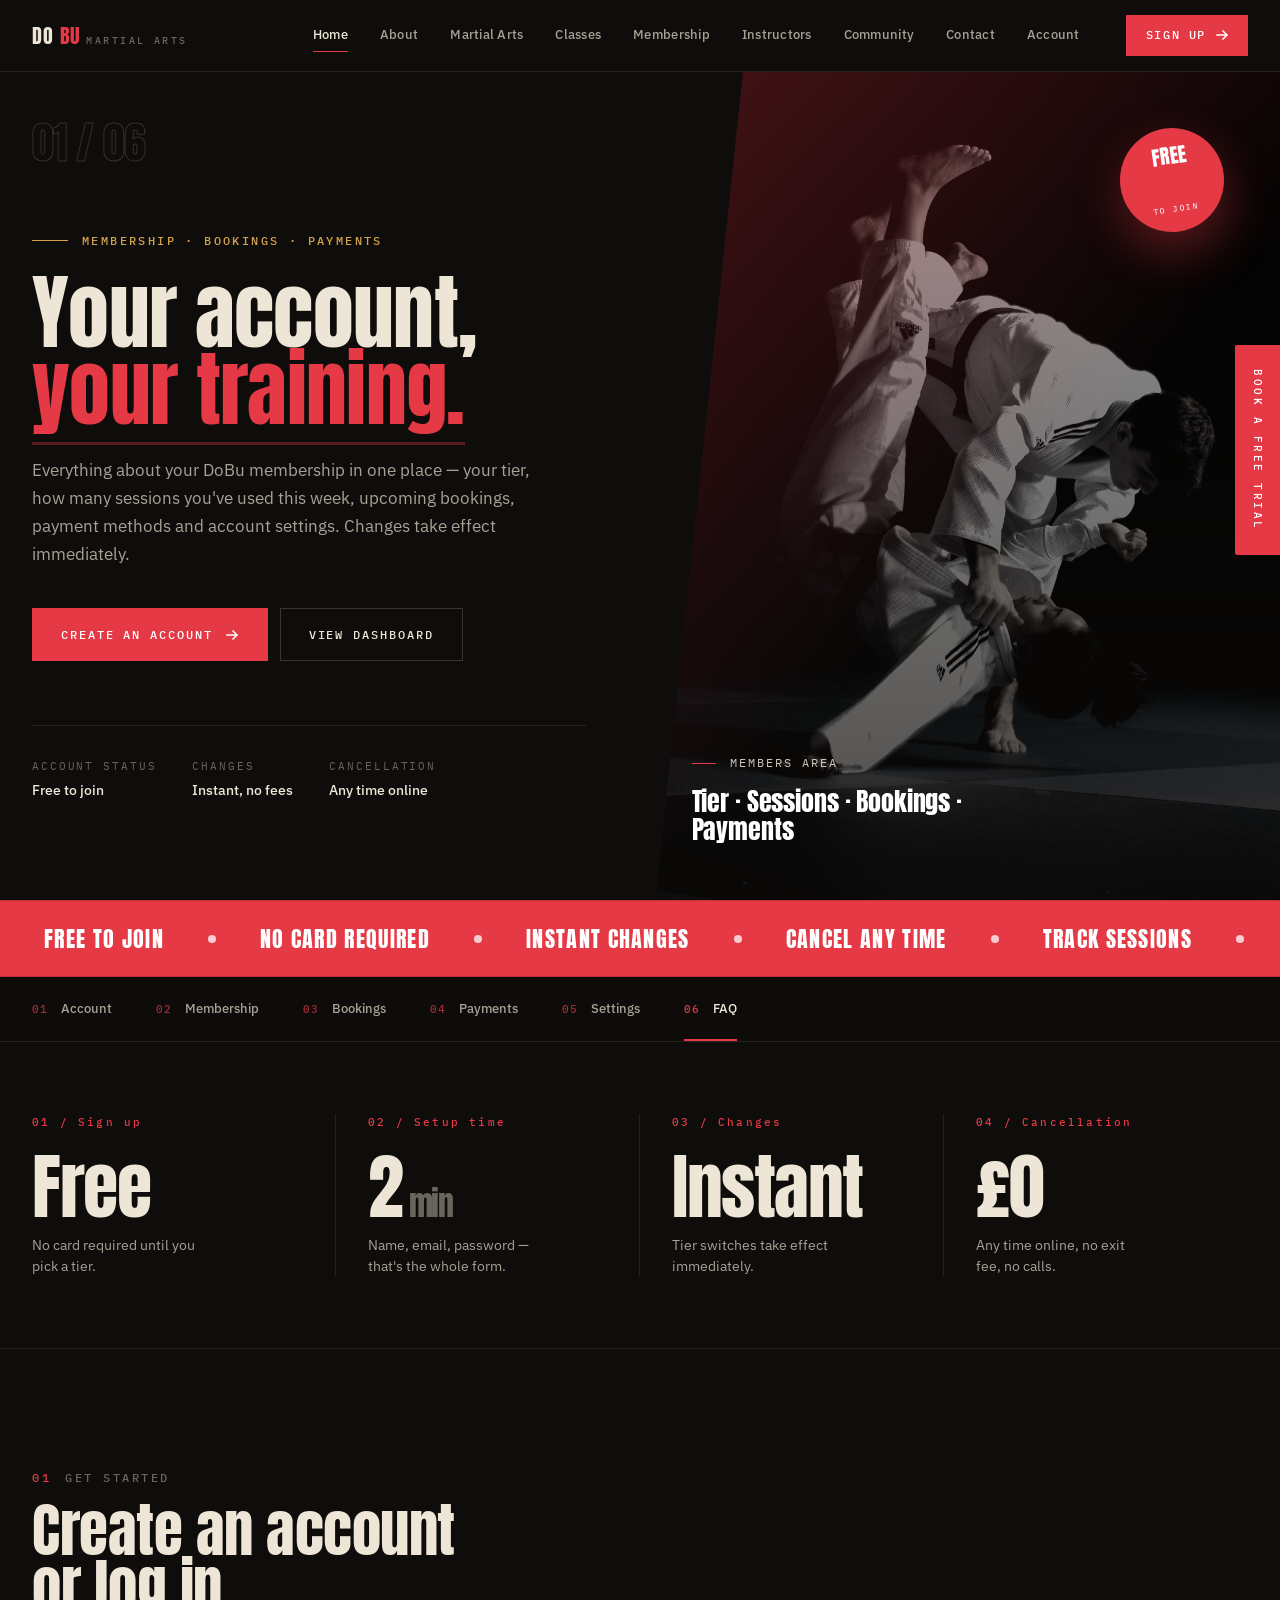
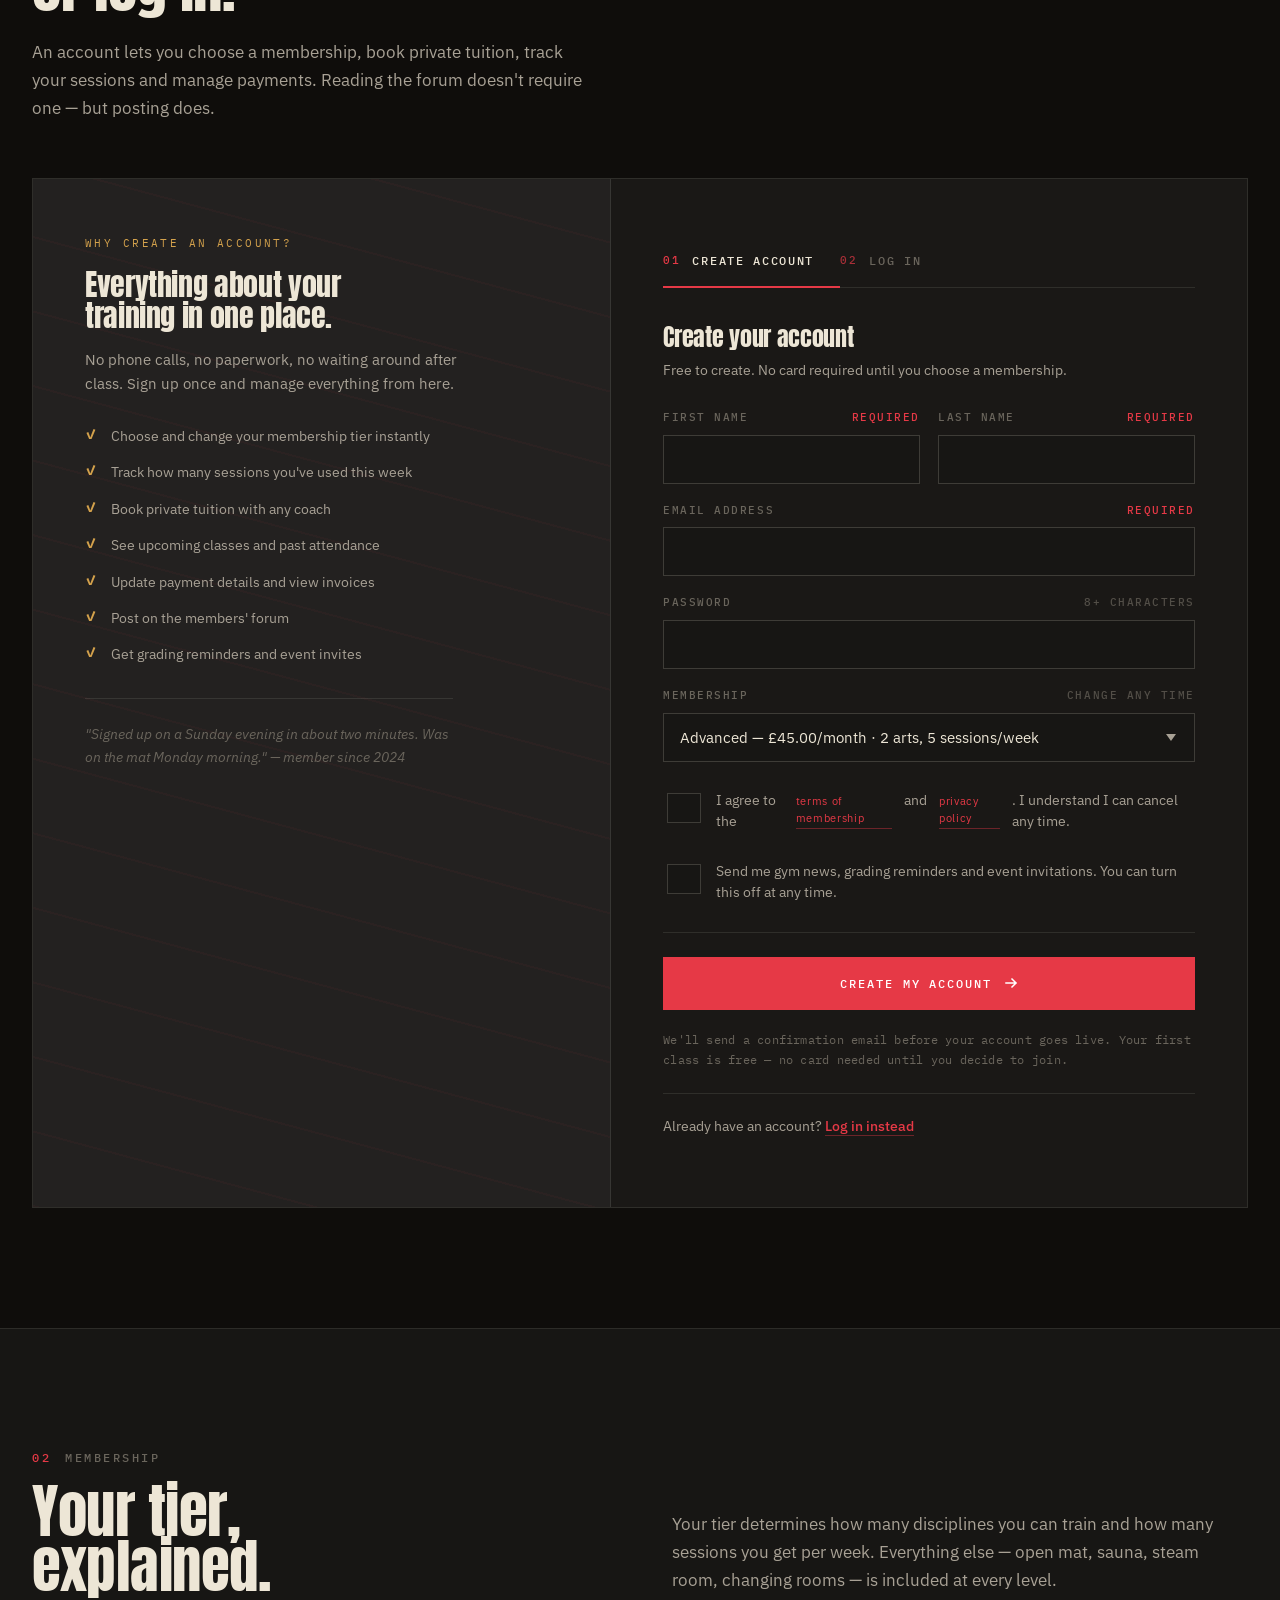
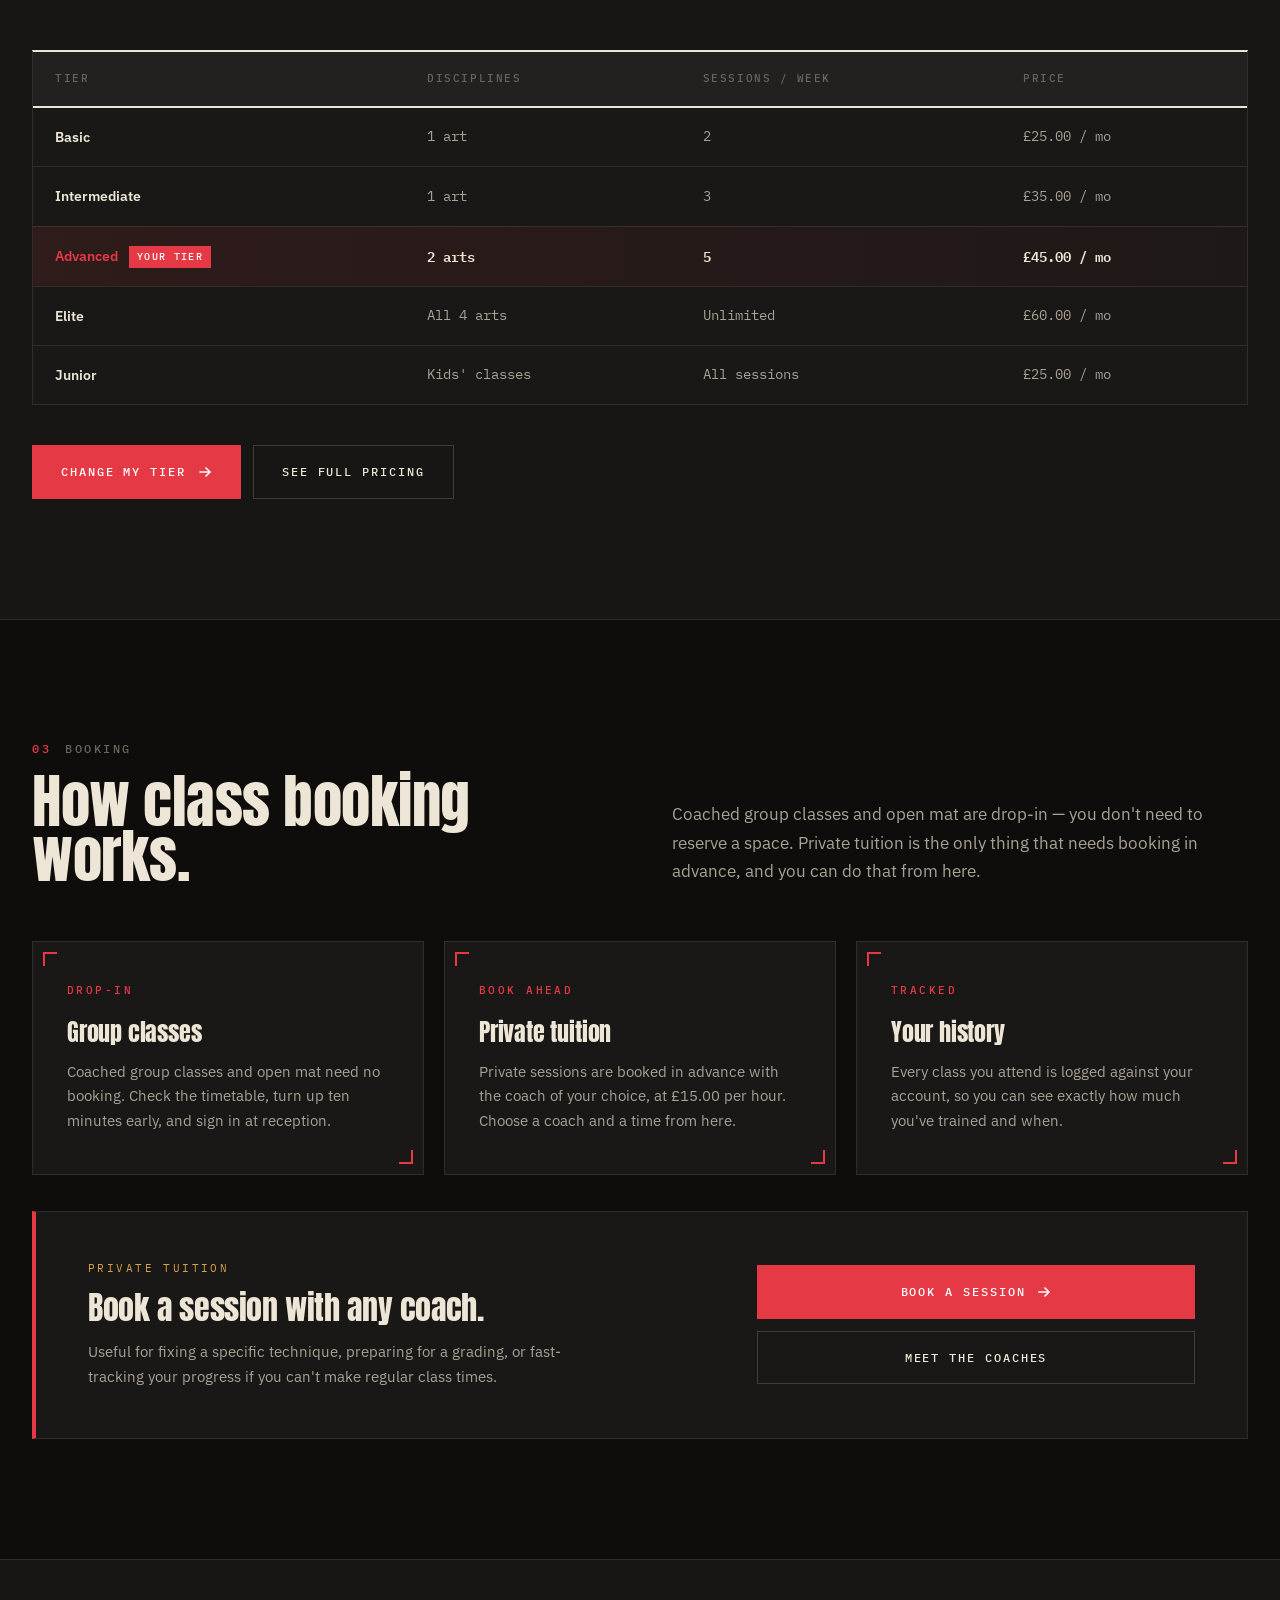
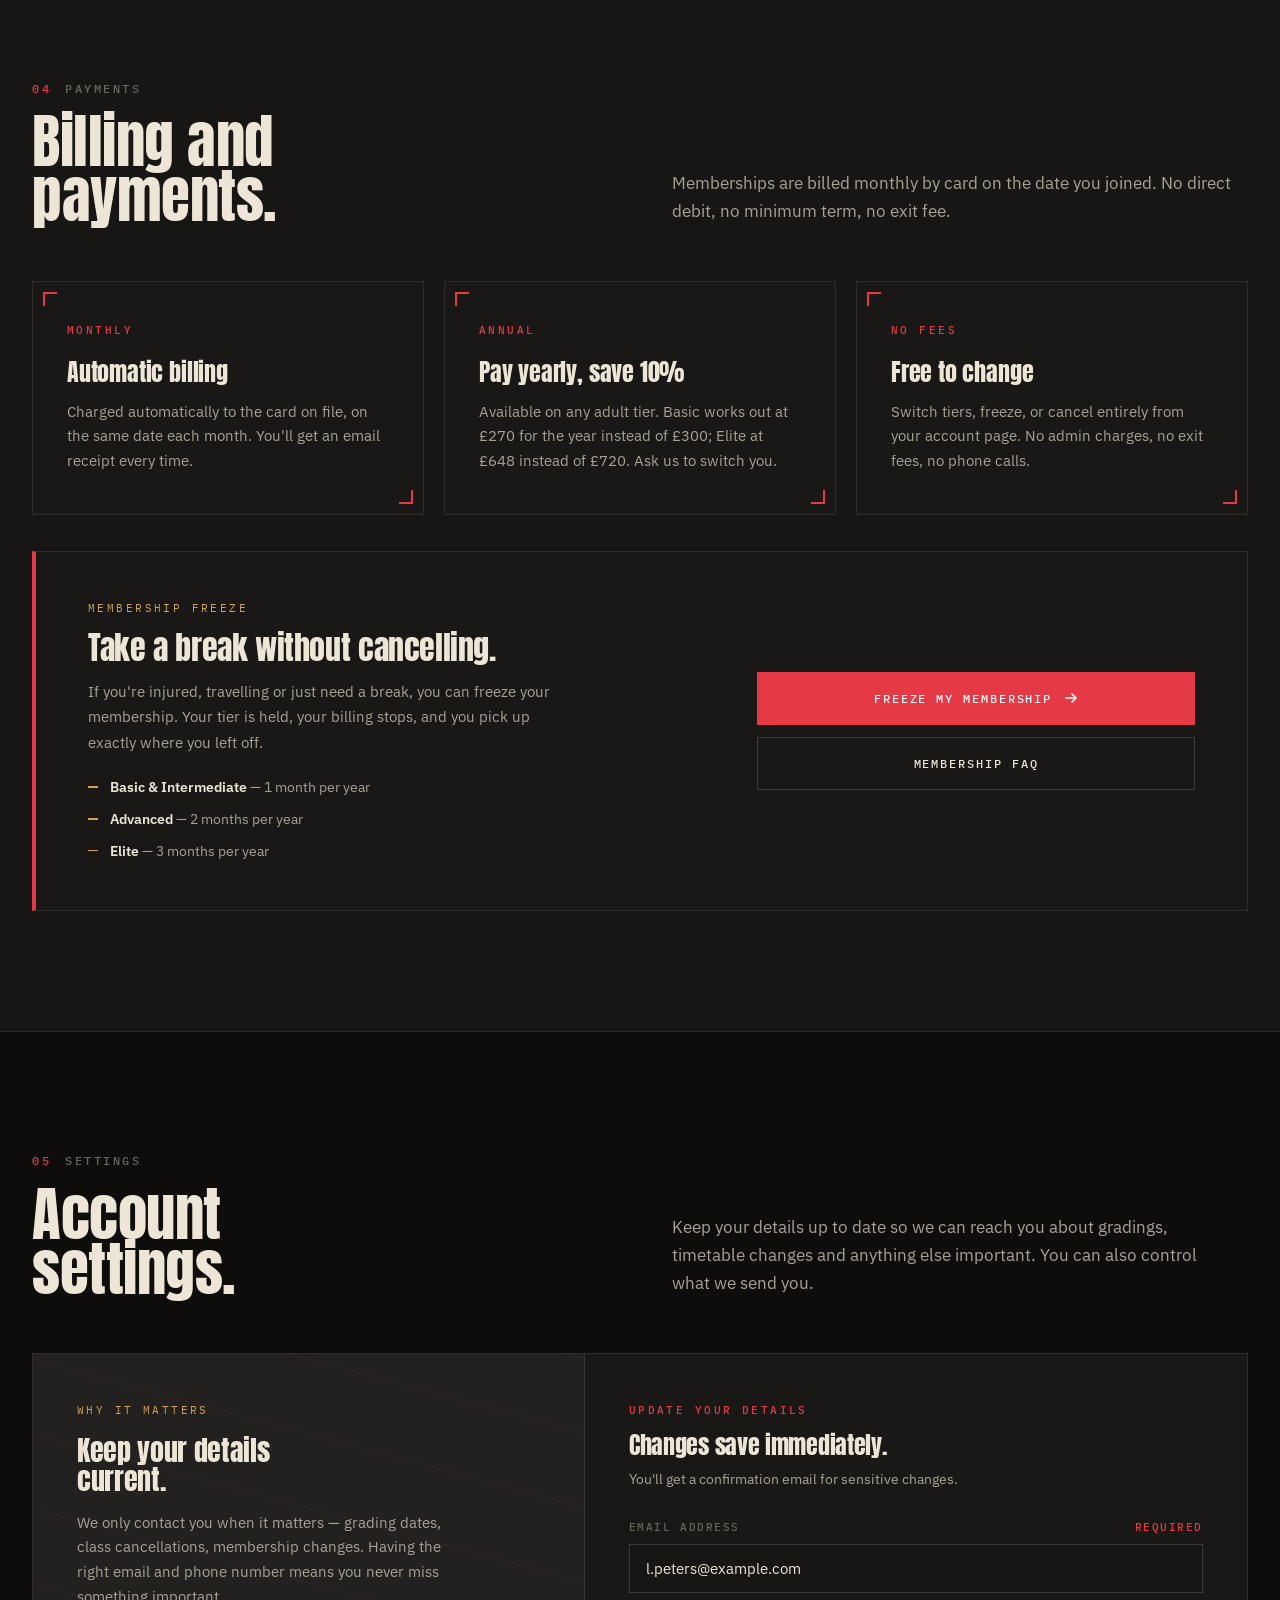
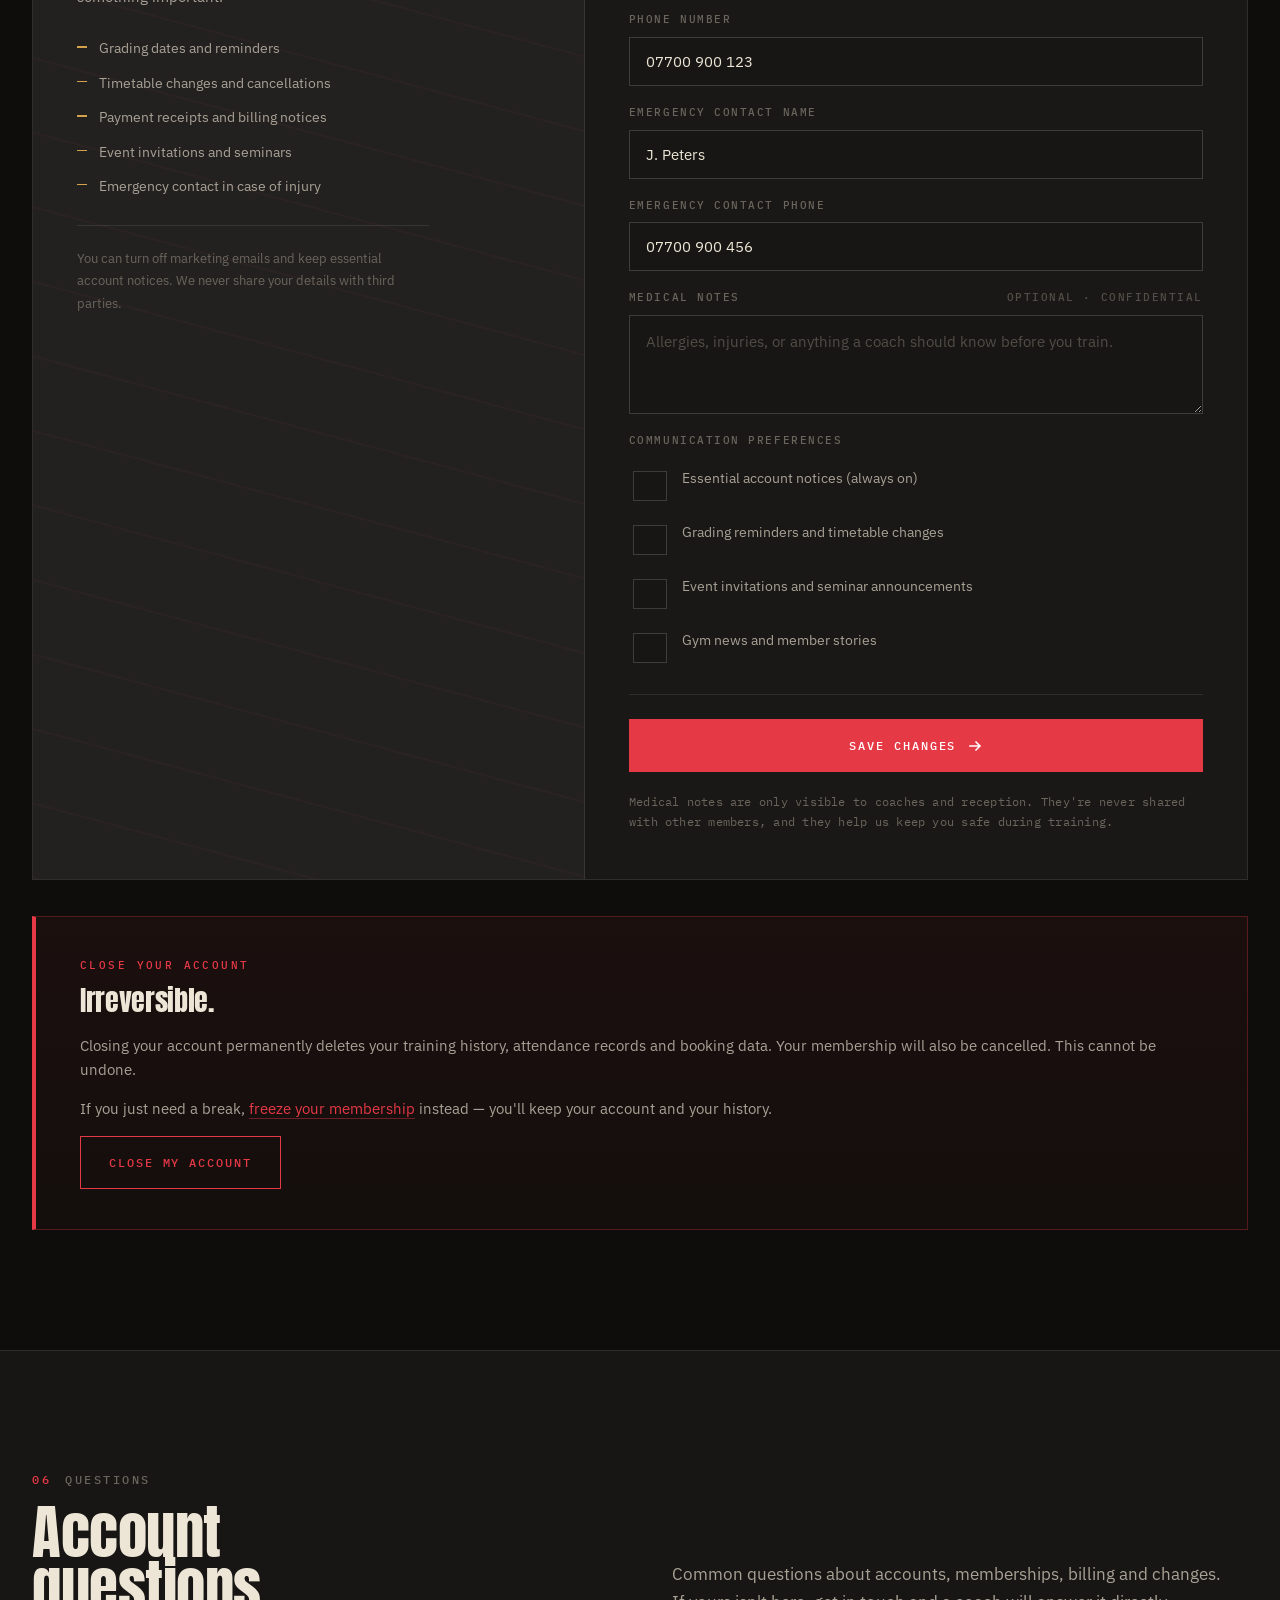
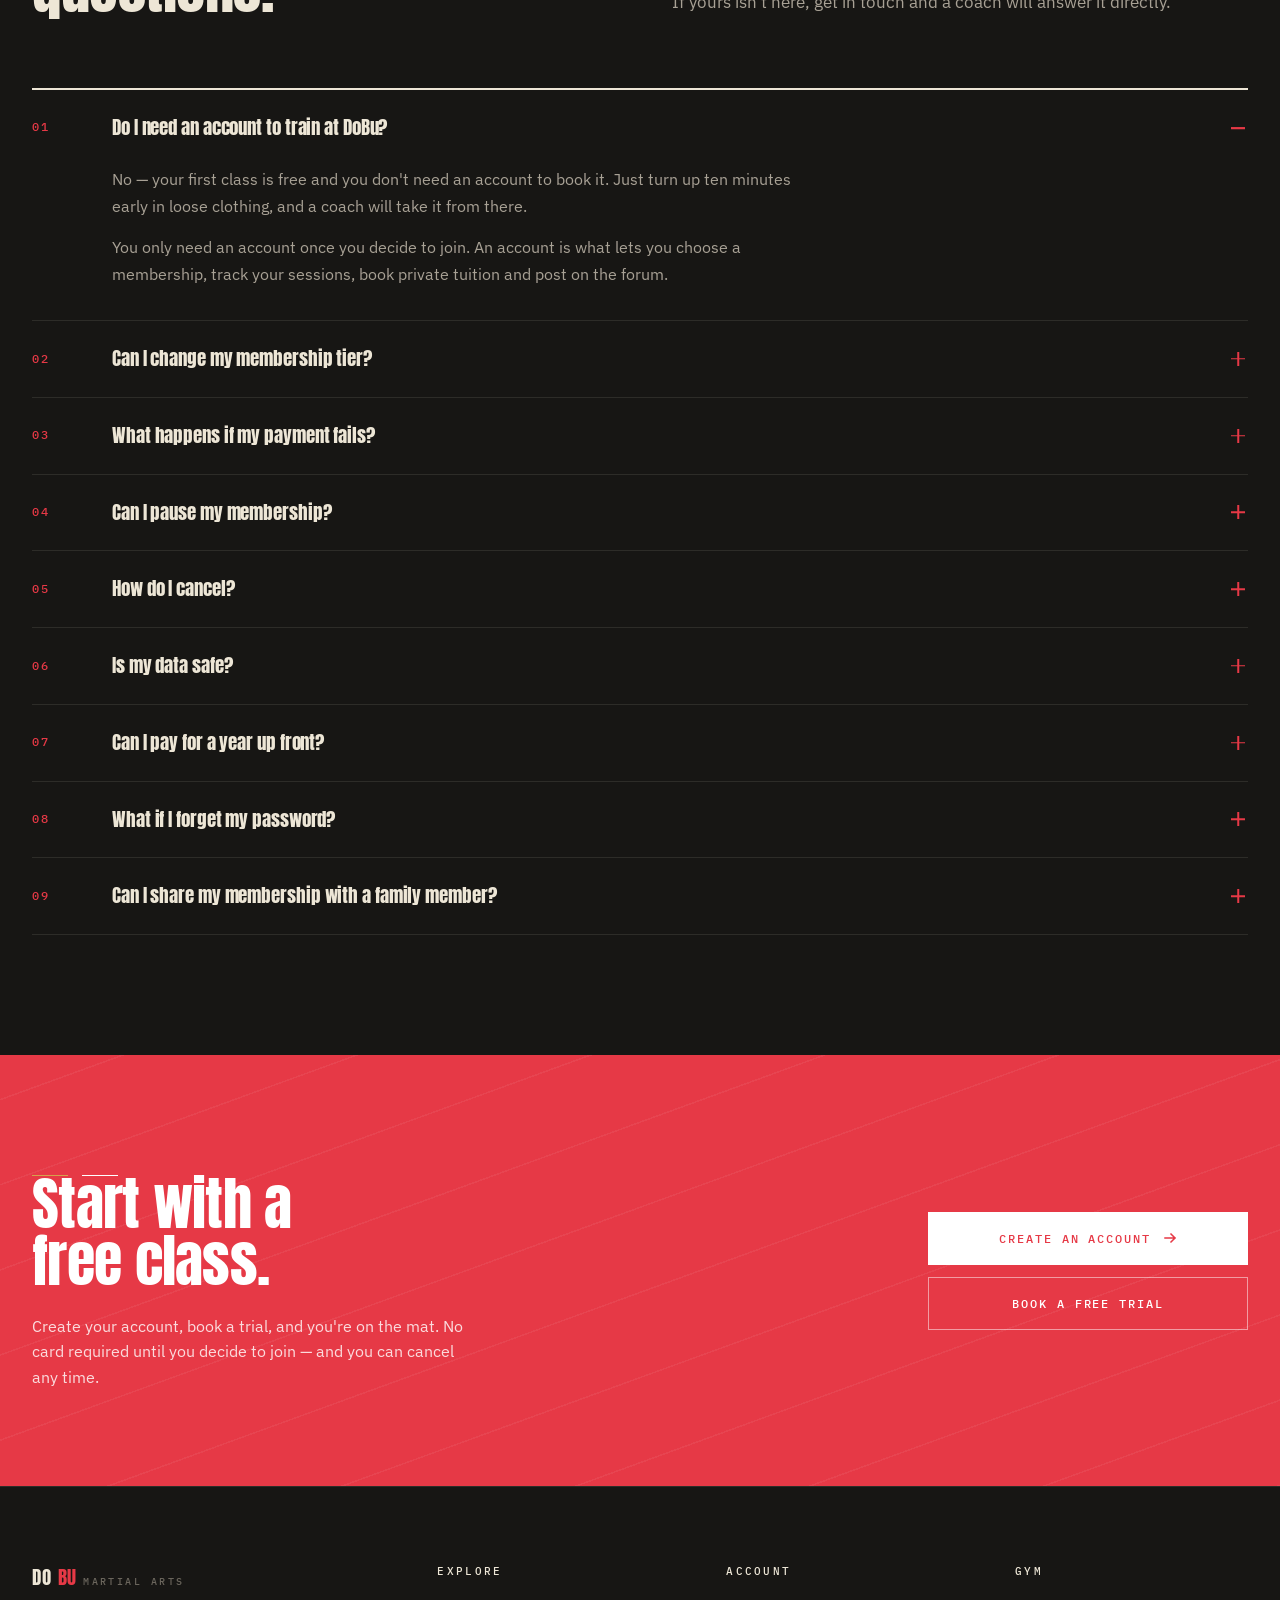
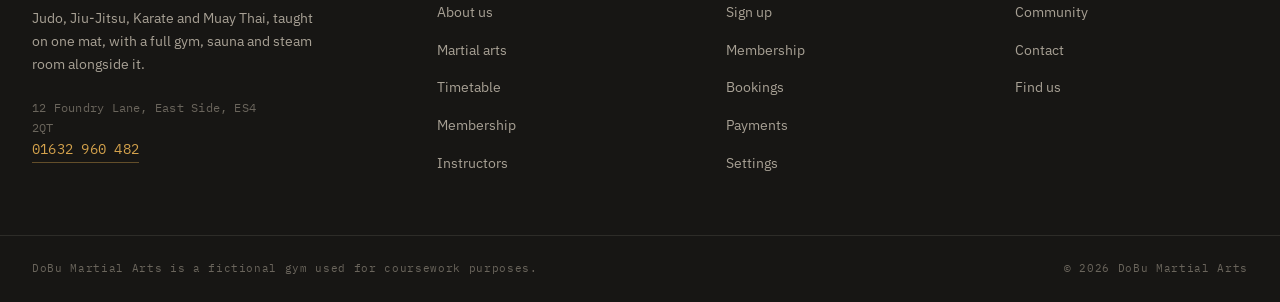
<file: dobu-martial-arts-website/account.html>
<!DOCTYPE html>
<html lang="en">
<head>
<meta charset="UTF-8">
<meta name="viewport" content="width=device-width, initial-scale=1">
<title>My Account — Membership, Bookings &amp; Payments | DoBu Martial Arts</title>
<meta name="description" content="Manage your DoBu Martial Arts membership — view your tier, track sessions, book private tuition, update payment details and manage your account.">
<meta name="theme-color" content="#0F0D0B">
<link rel="preconnect" href="https://fonts.googleapis.com">
<link rel="preconnect" href="https://fonts.gstatic.com" crossorigin>
<link href="https://fonts.googleapis.com/css2?family=Anton&family=IBM+Plex+Sans:wght@400;500;600;700&family=IBM+Plex+Mono:wght@400;500&display=swap" rel="stylesheet">
<link rel="stylesheet" href="css/account.css">
</head>

<body data-page="account">

<a class="skip-link" href="#main">Skip to content</a>
<div id="progress" role="presentation"></div>

<!-- ================= HEADER ================= -->
<header class="sash" id="sash">
  <div class="sash-inner">
    <a class="brand" href="index.html">DO<span>BU</span> <em>MARTIAL ARTS</em></a>

    <button class="nav-toggle" id="navToggle" aria-label="Toggle navigation" aria-expanded="false" aria-controls="navLinks">
      <span></span><span></span><span></span>
    </button>

     <nav class="links" id="navLinks" aria-label="Main navigation">
      <a href="index.html" class="active">Home</a>
      <a href="aboutus.html">About</a>
      <a href="martial-arts.html">Martial Arts</a>
      <a href="timetable.html">Classes</a>
      <a href="membership.html">Membership</a>
      <a href="instructors.html">Instructors</a>
      <a href="community.html">Community</a>
      <a href="contact.html">Contact</a>
      <a href="account.html">Account</a>
    </nav>

    <a class="header-cta" href="#account">
      Sign up
      <svg width="12" height="12" viewBox="0 0 12 12" fill="none" aria-hidden="true">
        <path d="M1 6h10M7 2l4 4-4 4" stroke="currentColor" stroke-width="1.5" stroke-linecap="square"/>
      </svg>
    </a>
  </div>
</header>

<main id="main">

  <!-- ================= HERO ================= -->
  <section class="hero">
    <div class="hero-grid">

      <div class="hero-panel">
        <span class="hero-num">01 / 06</span>

        <p class="eyebrow reveal">Membership · Bookings · Payments</p>

        <h1 class="reveal">
          Your account,<br>
          <em>your training.</em>
        </h1>

        <p class="lede reveal">
          Everything about your DoBu membership in one place — your tier, how many
          sessions you've used this week, upcoming bookings, payment methods and
          account settings. Changes take effect immediately.
        </p>

        <div class="hero-actions reveal">
          <a class="btn" href="#account">
            Create an account
            <svg width="14" height="14" viewBox="0 0 14 14" fill="none" aria-hidden="true">
              <path d="M2 7h10M8 3l4 4-4 4" stroke="currentColor" stroke-width="1.5" stroke-linecap="square"/>
            </svg>
          </a>
          <a class="btn ghost" href="#dashboard">View dashboard</a>
        </div>

        <div class="hero-meta reveal">
          <div class="m-item">
            <span class="m-k">Account status</span>
            <span class="m-v">Free to join</span>
          </div>
          <div class="m-item">
            <span class="m-k">Changes</span>
            <span class="m-v">Instant, no fees</span>
          </div>
          <div class="m-item">
            <span class="m-k">Cancellation</span>
            <span class="m-v">Any time online</span>
          </div>
        </div>
      </div>

      <div class="hero-visual">
        <img src="images/judo6.jpg"
             onerror="this.src='https://picsum.photos/seed/dobu-account-hero/1200/1400'"
             alt="DoBu member training on the mat" loading="eager" fetchpriority="high">

        <div class="hero-badge">
          FREE<small>TO JOIN</small>
        </div>

        <div class="hero-stamp">
          <span class="stamp-line">Members area</span>
          <span class="stamp-main">Tier · Sessions · Bookings · Payments</span>
        </div>
      </div>

    </div>
  </section>

  <!-- ================= TICKER ================= -->
  <div class="ticker" aria-hidden="true">
    <div class="ticker-track">
      <span>Free to Join</span><span class="dot"></span>
      <span>No Card Required</span><span class="dot"></span>
      <span>Instant Changes</span><span class="dot"></span>
      <span>Cancel Any Time</span><span class="dot"></span>
      <span>Track Sessions</span><span class="dot"></span>
      <span>Book Tuition</span><span class="dot"></span>
      <span>Manage Payments</span><span class="dot"></span>
      <span>Post on Forum</span><span class="dot"></span>
      <span>Free to Join</span><span class="dot"></span>
      <span>No Card Required</span><span class="dot"></span>
      <span>Instant Changes</span><span class="dot"></span>
      <span>Cancel Any Time</span><span class="dot"></span>
      <span>Track Sessions</span><span class="dot"></span>
      <span>Book Tuition</span><span class="dot"></span>
      <span>Manage Payments</span><span class="dot"></span>
      <span>Post on Forum</span><span class="dot"></span>
    </div>
  </div>

  <!-- ================= SUBNAV ================= -->
  <nav class="subnav" id="subnav" aria-label="Jump to a section">
    <div class="subnav-inner">
      <a href="#account" class="active"><span class="sn-num">01</span> Account</a>
      <a href="#membership"><span class="sn-num">02</span> Membership</a>
      <a href="#bookings"><span class="sn-num">03</span> Bookings</a>
      <a href="#payments"><span class="sn-num">04</span> Payments</a>
      <a href="#settings"><span class="sn-num">05</span> Settings</a>
      <a href="#faq"><span class="sn-num">06</span> FAQ</a>
    </div>
  </nav>

  <!-- ================= STATS ================= -->
  <section class="stats-band tight">
    <div class="wrap">
      <div class="stats-grid">
        <div class="stat reveal">
          <span class="n">01 / Sign up</span>
          <span class="v">Free</span>
          <span class="l">No card required until you pick a tier.</span>
        </div>
        <div class="stat reveal">
          <span class="n">02 / Setup time</span>
          <span class="v">2<span style="font-size:.45em;color:var(--text-3);margin-left:6px">min</span></span>
          <span class="l">Name, email, password — that's the whole form.</span>
        </div>
        <div class="stat reveal">
          <span class="n">03 / Changes</span>
          <span class="v">Instant</span>
          <span class="l">Tier switches take effect immediately.</span>
        </div>
        <div class="stat reveal">
          <span class="n">04 / Cancellation</span>
          <span class="v">£0</span>
          <span class="l">Any time online, no exit fee, no calls.</span>
        </div>
      </div>
    </div>
  </section>

  <!-- ============================================================
       AUTH SECTION
       ============================================================ -->
  <section class="auth-section" id="account">
    <div class="wrap">

      <div class="auth-head reveal">
        <p class="section-label"><span class="num">01</span> Get started</p>
        <h2>Create an account<br>or log in.</h2>
        <p class="lede">
          An account lets you choose a membership, book private tuition, track
          your sessions and manage payments. Reading the forum doesn't require
          one — but posting does.
        </p>
      </div>

      <!-- ============================================================
           SIGNED OUT VIEW
           ============================================================ -->
      <div id="authView" class="auth-wrap reveal">

        <!-- LEFT: benefits -->
        <aside class="auth-side">
          <span class="as-tag">Why create an account?</span>
          <h3>Everything about your training in one place.</h3>
          <p>No phone calls, no paperwork, no waiting around after class. Sign up once and manage everything from here.</p>

          <ul class="as-list">
            <li>Choose and change your membership tier instantly</li>
            <li>Track how many sessions you've used this week</li>
            <li>Book private tuition with any coach</li>
            <li>See upcoming classes and past attendance</li>
            <li>Update payment details and view invoices</li>
            <li>Post on the members' forum</li>
            <li>Get grading reminders and event invites</li>
          </ul>

          <p class="as-quote">"Signed up on a Sunday evening in about two minutes. Was on the mat Monday morning." — member since 2024</p>
        </aside>

        <!-- RIGHT: forms -->
        <div class="auth-main">

          <div class="auth-tabs" id="authTabs" role="tablist">
            <button class="active" data-tab="signup" role="tab" aria-selected="true">
              <span class="tb-num">01</span>
              Create account
            </button>
            <button data-tab="login" role="tab" aria-selected="false">
              <span class="tb-num">02</span>
              Log in
            </button>
          </div>

          <!-- SIGN UP -->
          <div class="auth-panel active" id="panel-signup">
            <div class="ap-head">
              <h3>Create your account</h3>
              <p>Free to create. No card required until you choose a membership.</p>
            </div>

            <form id="signupForm" autocomplete="on">
              <div class="form-grid">
                <div class="field">
                  <label for="fname">First name <span class="req">Required</span></label>
                  <input id="fname" name="fname" type="text" autocomplete="given-name" required>
                </div>
                <div class="field">
                  <label for="lname">Last name <span class="req">Required</span></label>
                  <input id="lname" name="lname" type="text" autocomplete="family-name" required>
                </div>

                <div class="field span-2">
                  <label for="email">Email address <span class="req">Required</span></label>
                  <input id="email" name="email" type="email" autocomplete="email" required>
                </div>

                <div class="field span-2">
                  <label for="pw">
                    Password
                    <span class="opt">8+ characters</span>
                  </label>
                  <input id="pw" name="pw" type="password" autocomplete="new-password" minlength="8" required>
                </div>

                <div class="field span-2">
                  <label for="plan">
                    Membership
                    <span class="opt">Change any time</span>
                  </label>
                  <select id="plan" name="plan">
                    <option value="none">No membership yet — I'll decide later</option>
                    <option value="basic">Basic — £25.00/month · 1 art, 2 sessions/week</option>
                    <option value="intermediate">Intermediate — £35.00/month · 1 art, 3 sessions/week</option>
                    <option value="advanced" selected>Advanced — £45.00/month · 2 arts, 5 sessions/week</option>
                    <option value="elite">Elite — £60.00/month · unlimited, all arts</option>
                    <option value="junior">Junior — £25.00/month · kids' sessions</option>
                  </select>
                </div>

                <div class="field span-2">
                  <div class="check-row">
                    <input id="terms" name="terms" type="checkbox" required>
                    <label for="terms">
                      I agree to the <a href="#" onclick="return false;">terms of membership</a> and <a href="#" onclick="return false;">privacy policy</a>. I understand I can cancel any time.
                    </label>
                  </div>
                </div>

                <div class="field span-2">
                  <div class="check-row">
                    <input id="marketing" name="marketing" type="checkbox">
                    <label for="marketing">
                      Send me gym news, grading reminders and event invitations. You can turn this off at any time.
                    </label>
                  </div>
                </div>
              </div>

              <div class="form-actions">
                <button class="btn block" type="submit">
                  Create my account
                  <svg width="14" height="14" viewBox="0 0 14 14" fill="none" aria-hidden="true">
                    <path d="M2 7h10M8 3l4 4-4 4" stroke="currentColor" stroke-width="1.5" stroke-linecap="square"/>
                  </svg>
                </button>
              </div>

              <p class="form-note">
                We'll send a confirmation email before your account goes live. Your first class is free — no card needed until you decide to join.
              </p>
            </form>

            <p class="auth-alt">Already have an account? <a href="#" data-auth-switch="login">Log in instead</a></p>
          </div>

          <!-- LOG IN -->
          <div class="auth-panel" id="panel-login">
            <div class="ap-head">
              <h3>Log in to your account</h3>
              <p>Manage your membership, sessions and bookings.</p>
            </div>

            <form id="loginForm" autocomplete="on">
              <div class="form-grid full">
                <div class="field">
                  <label for="lemail">Email address <span class="req">Required</span></label>
                  <input id="lemail" name="lemail" type="email" autocomplete="email" required>
                </div>

                <div class="field">
                  <label for="lpw">
                    Password
                    <a href="#" onclick="return false;">Forgot?</a>
                  </label>
                  <input id="lpw" name="lpw" type="password" autocomplete="current-password" required>
                </div>

                <div class="field">
                  <div class="check-row">
                    <input id="remember" name="remember" type="checkbox" checked>
                    <label for="remember">Keep me logged in on this device</label>
                  </div>
                </div>
              </div>

              <div class="form-actions">
                <button class="btn block" type="submit">
                  Log in
                  <svg width="14" height="14" viewBox="0 0 14 14" fill="none" aria-hidden="true">
                    <path d="M2 7h10M8 3l4 4-4 4" stroke="currentColor" stroke-width="1.5" stroke-linecap="square"/>
                  </svg>
                </button>
              </div>

              <p class="form-note">
                Having trouble logging in? Message us through the contact page and we'll sort it out.
              </p>
            </form>

            <p class="auth-alt">Don't have an account yet? <a href="#" data-auth-switch="signup">Create one in two minutes</a></p>
          </div>

        </div>
      </div>

      <!-- ============================================================
           SIGNED IN VIEW — DASHBOARD
           ============================================================ -->
      <div id="dashboard">

        <header class="dash-head">
          <div class="dash-hello">
            <span class="avatar" id="dashInitials">LP</span>
            <div>
              <span class="dh-tag">Welcome back</span>
              <h2 id="dashName">L. Peters</h2>
              <span class="dh-email" id="dashEmail">l.peters@example.com</span>
            </div>
          </div>

          <div class="dash-head-actions">
            <a class="btn ghost sm" href="timetable.html">View timetable</a>
            <a class="btn sm" href="contact.html">
              Book private tuition
              <svg width="12" height="12" viewBox="0 0 12 12" fill="none" aria-hidden="true">
                <path d="M1 6h10M7 2l4 4-4 4" stroke="currentColor" stroke-width="1.4" stroke-linecap="square"/>
              </svg>
            </a>
          </div>
        </header>

        <!-- STATS STRIP -->
        <div class="dash-stats">
          <div>
            <span class="k">Current tier</span>
            <span class="v">Advanced<small> £45/mo</small></span>
            <span class="note ok">Active membership</span>
          </div>
          <div>
            <span class="k">Sessions this week</span>
            <span class="v">3<small> / 5</small></span>
            <span class="note">Resets Monday</span>
          </div>
          <div>
            <span class="k">Disciplines</span>
            <span class="v">2<small> of 4</small></span>
            <span class="note">Jiu-Jitsu · Muay Thai</span>
          </div>
          <div>
            <span class="k">Next billing</span>
            <span class="v">01 Oct</span>
            <span class="note">£45.00 due</span>
          </div>
        </div>

        <!-- MAIN GRID -->
        <div class="dash-grid">

          <!-- LEFT COLUMN -->
          <div class="dash-col">

            <!-- MEMBERSHIP CARD -->
            <div class="member-card">
              <div class="mc-top">
                <div>
                  <span class="tier-name">Current membership · Tier 03</span>
                  <h3>Advanced</h3>
                </div>
                <div class="price">
                  <span class="amt">£45</span>
                  <span class="per">PER MONTH</span>
                </div>
              </div>

              <div class="mc-details">
                <div>
                  <span class="k">Disciplines</span>
                  <span class="v">Jiu-Jitsu · Muay Thai</span>
                </div>
                <div>
                  <span class="k">Weekly sessions</span>
                  <span class="v">5 per week</span>
                </div>
                <div>
                  <span class="k">Next billing</span>
                  <span class="v">01 Oct 2026</span>
                </div>
              </div>

              <div class="meter">
                <div class="meter-head">
                  <span class="lbl">Sessions used this week</span>
                  <span class="val">3 / 5</span>
                </div>
                <div class="meter-bar"><span style="width:60%"></span></div>
                <span class="reset">Resets Monday · includes open mat</span>
              </div>
            </div>

            <!-- BOOKINGS -->
            <div class="card">
              <div class="card-head">
                <div>
                  <h3>Upcoming bookings</h3>
                  <span class="sub">Next 14 days</span>
                </div>
                <a class="badge gold" href="timetable.html" style="text-decoration:none">Add booking</a>
              </div>

              <div class="card-body">
                <div class="booking-list">

                  <div class="booking">
                    <div class="when">
                      <span class="d">24</span>
                      <span class="m">SEP</span>
                    </div>
                    <div class="info">
                      <h4>Jiu-Jitsu — coached group class</h4>
                      <span class="meta">17:30–19:00 · Main mat · Guy Victory</span>
                      <span class="tag jj">Jiu-Jitsu</span>
                    </div>
                    <div class="actions">
                      <button class="btn ghost sm" data-cancel>Cancel</button>
                    </div>
                  </div>

                  <div class="booking">
                    <div class="when">
                      <span class="d">25</span>
                      <span class="m">SEP</span>
                    </div>
                    <div class="info">
                      <h4>Muay Thai — coached group class</h4>
                      <span class="meta">17:30–19:00 · Main mat · Morris Davis</span>
                      <span class="tag muay">Muay Thai</span>
                    </div>
                    <div class="actions">
                      <button class="btn ghost sm" data-cancel>Cancel</button>
                    </div>
                  </div>

                  <div class="booking">
                    <div class="when">
                      <span class="d">28</span>
                      <span class="m">SEP</span>
                    </div>
                    <div class="info">
                      <h4>Private tuition — Jiu-Jitsu guard passing</h4>
                      <span class="meta">10:30–11:30 · Main mat · Mauricio Gomez</span>
                      <span class="tag private">Private tuition</span>
                    </div>
                    <div class="actions">
                      <button class="btn ghost sm" data-cancel>Cancel</button>
                    </div>
                  </div>

                </div>
              </div>
            </div>

            <!-- ATTENDANCE -->
            <div class="card">
              <div class="card-head">
                <div>
                  <h3>Recent attendance</h3>
                  <span class="sub">Last 10 sessions</span>
                </div>
                <span class="badge">Last 30 days</span>
              </div>

              <div class="card-body flush">
                <table class="history-table">
                  <thead>
                    <tr>
                      <th scope="col">Date</th>
                      <th scope="col">Class</th>
                      <th scope="col">Discipline</th>
                      <th scope="col">Coach</th>
                    </tr>
                  </thead>
                  <tbody>
                    <tr>
                      <td class="date">21 Sep</td>
                      <td>Jiu-Jitsu</td>
                      <td><span class="pill jj">Jiu-Jitsu</span></td>
                      <td>Guy Victory</td>
                    </tr>
                    <tr>
                      <td class="date">19 Sep</td>
                      <td>Muay Thai</td>
                      <td><span class="pill muay">Muay Thai</span></td>
                      <td>Morris Davis</td>
                    </tr>
                    <tr>
                      <td class="date">17 Sep</td>
                      <td>Open mat</td>
                      <td><span class="pill">Open mat</span></td>
                      <td>—</td>
                    </tr>
                    <tr>
                      <td class="date">15 Sep</td>
                      <td>Jiu-Jitsu</td>
                      <td><span class="pill jj">Jiu-Jitsu</span></td>
                      <td>Mauricio Gomez</td>
                    </tr>
                    <tr>
                      <td class="date">12 Sep</td>
                      <td>Muay Thai</td>
                      <td><span class="pill muay">Muay Thai</span></td>
                      <td>Morris Davis</td>
                    </tr>
                    <tr>
                      <td class="date">10 Sep</td>
                      <td>Jiu-Jitsu</td>
                      <td><span class="pill jj">Jiu-Jitsu</span></td>
                      <td>Guy Victory</td>
                    </tr>
                  </tbody>
                </table>
              </div>
            </div>

          </div>

          <!-- RIGHT COLUMN -->
          <div class="dash-col">

            <!-- PAYMENT -->
            <div class="card">
              <div class="card-head">
                <div>
                  <h3>Payment method</h3>
                  <span class="sub">Billed monthly</span>
                </div>
                <span class="badge ok">Active</span>
              </div>

              <div class="card-body">
                <div class="pay-card">
                  <span class="card-logo">VISA</span>
                  <div class="card-info">
                    <span class="num">•••• •••• •••• 4821</span>
                    <span class="exp">Expires 08 / 2028</span>
                  </div>
                  <span class="default-tag">Default</span>
                </div>

                <div class="next-billing">
                  <span class="k">Next payment</span>
                  <span class="v">£45.00</span>
                </div>
                <div class="next-billing no-border">
                  <span class="k">Due date</span>
                  <span class="v mono">01 Oct 2026</span>
                </div>

                <div class="dash-actions">
                  <button class="btn ghost block sm" data-toast="Card update form would open here.">Update card</button>
                  <button class="btn ghost block sm" data-toast="Billing history would download as PDF.">View invoices</button>
                </div>
              </div>
            </div>

            <!-- QUICK ACTIONS -->
            <div class="card">
              <div class="card-head">
                <div>
                  <h3>Quick actions</h3>
                  <span class="sub">Common account tasks</span>
                </div>
              </div>

              <div class="quick-actions">
                <a href="#membership" data-toast="Opens the tier comparison below.">
                  <span class="qa-label">Membership</span>
                  <span class="qa-title">Change tier</span>
                </a>
                <a href="timetable.html">
                  <span class="qa-label">Timetable</span>
                  <span class="qa-title">Book a class</span>
                </a>
                <a href="contact.html">
                  <span class="qa-label">Coaching</span>
                  <span class="qa-title">Book private tuition</span>
                </a>
                <a href="#settings" data-toast="Scrolls to account settings.">
                  <span class="qa-label">Account</span>
                  <span class="qa-title">Edit details</span>
                </a>
              </div>
            </div>

            <!-- ACCOUNT DETAILS -->
            <div class="card">
              <div class="card-head">
                <div>
                  <h3>Account details</h3>
                  <span class="sub">Name, email and preferences</span>
                </div>
              </div>

              <div class="card-body">
                <div class="detail-rows">
                  <div class="detail-row">
                    <span class="k">Name</span>
                    <span class="v">L. Peters</span>
                    <a href="#" class="act" data-toast="Name edit form would open here.">Edit</a>
                  </div>
                  <div class="detail-row">
                    <span class="k">Email</span>
                    <span class="v">l.peters@example.com<small>Verified</small></span>
                    <a href="#" class="act" data-toast="Email change requires re-verification.">Change</a>
                  </div>
                  <div class="detail-row">
                    <span class="k">Phone</span>
                    <span class="v">07700 900 123</span>
                    <a href="#" class="act" data-toast="Phone edit form would open here.">Edit</a>
                  </div>
                  <div class="detail-row">
                    <span class="k">Emergency contact</span>
                    <span class="v">J. Peters<small>07700 900 456</small></span>
                    <a href="#" class="act" data-toast="Emergency contact edit form would open here.">Edit</a>
                  </div>
                  <div class="detail-row">
                    <span class="k">Password</span>
                    <span class="v">Last changed 3 months ago</span>
                    <a href="#" class="act" data-toast="Password change form would open here.">Change</a>
                  </div>
                </div>
              </div>
            </div>

            <!-- DANGER ZONE -->
            <div class="danger-zone">
              <div class="dz-head">
                <span class="dz-tag">Membership actions</span>
                <h3>Freeze or cancel.</h3>
              </div>
              <div class="dz-body">
                <p>Need a break? You can <b>freeze</b> your membership for up to 2 months per year on Advanced, or cancel entirely with no fees. Both take effect from your next billing date.</p>
                <div class="dz-actions">
                  <button class="btn ghost block sm" data-toast="Membership freeze form would open here.">Freeze membership</button>
                  <button class="btn danger block sm" data-toast="Cancellation confirmation would appear here.">Cancel membership</button>
                </div>
              </div>
            </div>

          </div>
        </div>

        <!-- SIGN OUT -->
        <div class="sign-out">
          <span class="so-tag">End of session</span>
          <button class="btn ghost" id="signOutBtn">Sign out of this device</button>
        </div>

      </div>

    </div>
  </section>

  <!-- ============================================================
       MEMBERSHIP REFERENCE
       ============================================================ -->
  <section class="tier-section" id="membership">
    <div class="wrap">

      <div class="tier-head">
        <div class="reveal">
          <p class="section-label"><span class="num">02</span> Membership</p>
          <h2>Your tier,<br>explained.</h2>
        </div>
        <p class="lede reveal">
          Your tier determines how many disciplines you can train and how many
          sessions you get per week. Everything else — open mat, sauna, steam
          room, changing rooms — is included at every level.
        </p>
      </div>

      <div class="tier-table-wrap reveal">
        <table class="tier-table">
          <caption style="position:absolute;left:-9999px">Membership tier comparison</caption>
          <thead>
            <tr>
              <th scope="col">Tier</th>
              <th scope="col">Disciplines</th>
              <th scope="col">Sessions / week</th>
              <th scope="col">Price</th>
            </tr>
          </thead>
          <tbody>
            <tr>
              <th scope="row">Basic</th>
              <td>1 art</td>
              <td>2</td>
              <td>£25.00 / mo</td>
            </tr>
            <tr>
              <th scope="row">Intermediate</th>
              <td>1 art</td>
              <td>3</td>
              <td>£35.00 / mo</td>
            </tr>
            <tr class="row-featured">
              <th scope="row">Advanced <span class="row-badge">Your tier</span></th>
              <td>2 arts</td>
              <td>5</td>
              <td>£45.00 / mo</td>
            </tr>
            <tr>
              <th scope="row">Elite</th>
              <td>All 4 arts</td>
              <td>Unlimited</td>
              <td>£60.00 / mo</td>
            </tr>
            <tr>
              <th scope="row">Junior</th>
              <td>Kids' classes</td>
              <td>All sessions</td>
              <td>£25.00 / mo</td>
            </tr>
          </tbody>
        </table>
      </div>

      <div class="hero-actions reveal">
        <button class="btn" data-toast="Tier change form would open here.">
          Change my tier
          <svg width="14" height="14" viewBox="0 0 14 14" fill="none" aria-hidden="true">
            <path d="M2 7h10M8 3l4 4-4 4" stroke="currentColor" stroke-width="1.5" stroke-linecap="square"/>
          </svg>
        </button>
        <a class="btn ghost" href="membership.html">See full pricing</a>
      </div>

    </div>
  </section>

  <!-- ============================================================
       BOOKINGS INFO
       ============================================================ -->
  <section class="info-section" id="bookings">
    <div class="wrap">

      <div class="info-head">
        <div class="reveal">
          <p class="section-label"><span class="num">03</span> Booking</p>
          <h2>How class booking<br>works.</h2>
        </div>
        <p class="lede reveal">
          Coached group classes and open mat are drop-in — you don't need to
          reserve a space. Private tuition is the only thing that needs booking
          in advance, and you can do that from here.
        </p>
      </div>

      <div class="info-grid">

        <div class="info-card reveal">
          <span class="ic-tag">Drop-in</span>
          <h3>Group classes</h3>
          <p>Coached group classes and open mat need no booking. Check the timetable, turn up ten minutes early, and sign in at reception.</p>
        </div>

        <div class="info-card reveal">
          <span class="ic-tag">Book ahead</span>
          <h3>Private tuition</h3>
          <p>Private sessions are booked in advance with the coach of your choice, at £15.00 per hour. Choose a coach and a time from here.</p>
        </div>

        <div class="info-card reveal">
          <span class="ic-tag">Tracked</span>
          <h3>Your history</h3>
          <p>Every class you attend is logged against your account, so you can see exactly how much you've trained and when.</p>
        </div>

      </div>

      <div class="info-cta reveal">
        <div>
          <span class="ic-cta-tag">Private tuition</span>
          <h3>Book a session with any coach.</h3>
          <p>Useful for fixing a specific technique, preparing for a grading, or fast-tracking your progress if you can't make regular class times.</p>
        </div>
        <div class="ic-cta-actions">
          <a class="btn" href="contact.html">
            Book a session
            <svg width="14" height="14" viewBox="0 0 14 14" fill="none" aria-hidden="true">
              <path d="M2 7h10M8 3l4 4-4 4" stroke="currentColor" stroke-width="1.5" stroke-linecap="square"/>
            </svg>
          </a>
          <a class="btn ghost" href="instructors.html">Meet the coaches</a>
        </div>
      </div>

    </div>
  </section>

  <!-- ============================================================
       PAYMENTS
       ============================================================ -->
  <section class="info-section alt" id="payments">
    <div class="wrap">

      <div class="info-head">
        <div class="reveal">
          <p class="section-label"><span class="num">04</span> Payments</p>
          <h2>Billing and<br>payments.</h2>
        </div>
        <p class="lede reveal">
          Memberships are billed monthly by card on the date you joined. No
          direct debit, no minimum term, no exit fee.
        </p>
      </div>

      <div class="info-grid">

        <div class="info-card reveal">
          <span class="ic-tag">Monthly</span>
          <h3>Automatic billing</h3>
          <p>Charged automatically to the card on file, on the same date each month. You'll get an email receipt every time.</p>
        </div>

        <div class="info-card reveal">
          <span class="ic-tag">Annual</span>
          <h3>Pay yearly, save 10%</h3>
          <p>Available on any adult tier. Basic works out at £270 for the year instead of £300; Elite at £648 instead of £720. Ask us to switch you.</p>
        </div>

        <div class="info-card reveal">
          <span class="ic-tag">No fees</span>
          <h3>Free to change</h3>
          <p>Switch tiers, freeze, or cancel entirely from your account page. No admin charges, no exit fees, no phone calls.</p>
        </div>

      </div>

      <div class="info-cta reveal">
        <div>
          <span class="ic-cta-tag">Membership freeze</span>
          <h3>Take a break without cancelling.</h3>
          <p>If you're injured, travelling or just need a break, you can freeze your membership. Your tier is held, your billing stops, and you pick up exactly where you left off.</p>
          <ul class="ic-cta-list">
            <li><b>Basic &amp; Intermediate</b> — 1 month per year</li>
            <li><b>Advanced</b> — 2 months per year</li>
            <li><b>Elite</b> — 3 months per year</li>
          </ul>
        </div>
        <div class="ic-cta-actions">
          <button class="btn" data-toast="Freeze request form would open here.">
            Freeze my membership
            <svg width="14" height="14" viewBox="0 0 14 14" fill="none" aria-hidden="true">
              <path d="M2 7h10M8 3l4 4-4 4" stroke="currentColor" stroke-width="1.5" stroke-linecap="square"/>
            </svg>
          </button>
          <a class="btn ghost" href="membership.html#faq">Membership FAQ</a>
        </div>
      </div>

    </div>
  </section>

  <!-- ============================================================
       SETTINGS
       ============================================================ -->
  <section class="settings-section" id="settings">
    <div class="wrap">

      <div class="settings-head">
        <div class="reveal">
          <p class="section-label"><span class="num">05</span> Settings</p>
          <h2>Account<br>settings.</h2>
        </div>
        <p class="lede reveal">
          Keep your details up to date so we can reach you about gradings,
          timetable changes and anything else important. You can also control
          what we send you.
        </p>
      </div>

      <div class="settings-wrap reveal">

        <aside class="settings-side">
          <span class="ss-tag">Why it matters</span>
          <h3>Keep your details current.</h3>
          <p>We only contact you when it matters — grading dates, class cancellations, membership changes. Having the right email and phone number means you never miss something important.</p>

          <ul class="ss-list">
            <li>Grading dates and reminders</li>
            <li>Timetable changes and cancellations</li>
            <li>Payment receipts and billing notices</li>
            <li>Event invitations and seminars</li>
            <li>Emergency contact in case of injury</li>
          </ul>

          <p class="ss-note">You can turn off marketing emails and keep essential account notices. We never share your details with third parties.</p>
        </aside>

        <div class="settings-main">
          <span class="sm-tag">Update your details</span>
          <h3>Changes save immediately.</h3>
          <p class="sm-intro">You'll get a confirmation email for sensitive changes.</p>

          <form id="settingsForm" autocomplete="on">
            <div class="form-grid full">
              <div class="field">
                <label for="s-email">Email address <span class="req">Required</span></label>
                <input id="s-email" type="email" value="l.peters@example.com" autocomplete="email" required>
              </div>

              <div class="field">
                <label for="s-phone">Phone number</label>
                <input id="s-phone" type="tel" value="07700 900 123" autocomplete="tel">
              </div>

              <div class="field">
                <label for="s-emergency-name">Emergency contact name</label>
                <input id="s-emergency-name" type="text" value="J. Peters" autocomplete="off">
              </div>

              <div class="field">
                <label for="s-emergency-phone">Emergency contact phone</label>
                <input id="s-emergency-phone" type="tel" value="07700 900 456" autocomplete="off">
              </div>

              <div class="field">
                <label for="s-medical">
                  Medical notes
                  <span class="opt">Optional · confidential</span>
                </label>
                <textarea id="s-medical" rows="3" placeholder="Allergies, injuries, or anything a coach should know before you train."></textarea>
              </div>

              <div class="field">
                <label>Communication preferences</label>
                <div class="check-row">
                  <input id="s-essential" type="checkbox" checked disabled>
                  <label for="s-essential">Essential account notices (always on)</label>
                </div>
                <div class="check-row">
                  <input id="s-grading" type="checkbox" checked>
                  <label for="s-grading">Grading reminders and timetable changes</label>
                </div>
                <div class="check-row">
                  <input id="s-events" type="checkbox" checked>
                  <label for="s-events">Event invitations and seminar announcements</label>
                </div>
                <div class="check-row">
                  <input id="s-news" type="checkbox">
                  <label for="s-news">Gym news and member stories</label>
                </div>
              </div>
            </div>

            <div class="form-actions">
              <button class="btn block" type="submit">
                Save changes
                <svg width="14" height="14" viewBox="0 0 14 14" fill="none" aria-hidden="true">
                  <path d="M2 7h10M8 3l4 4-4 4" stroke="currentColor" stroke-width="1.5" stroke-linecap="square"/>
                </svg>
              </button>
            </div>
          </form>

          <p class="form-note">
            Medical notes are only visible to coaches and reception. They're never shared with other members, and they help us keep you safe during training.
          </p>
        </div>

      </div>

      <!-- CLOSE ACCOUNT -->
      <div class="close-card reveal">
        <div class="cc-head">
          <span class="cc-tag">Close your account</span>
          <h3>Irreversible.</h3>
        </div>
        <div class="cc-body">
          <p>Closing your account permanently deletes your training history, attendance records and booking data. Your membership will also be cancelled. This cannot be undone.</p>
          <p>If you just need a break, <a href="#payments">freeze your membership</a> instead — you'll keep your account and your history.</p>
          <button class="btn danger" data-toast="Account closure confirmation would appear here.">Close my account</button>
        </div>
      </div>

    </div>
  </section>

  <!-- ============================================================
       FAQ
       ============================================================ -->
  <section class="faq-section" id="faq">
    <div class="wrap">
      <div class="faq-head">
        <div class="reveal">
          <p class="section-label"><span class="num">06</span> Questions</p>
          <h2>Account<br>questions.</h2>
        </div>
        <p class="lede reveal">
          Common questions about accounts, memberships, billing and changes.
          If yours isn't here, get in touch and a coach will answer it directly.
        </p>
      </div>

      <div class="faq reveal">

        <details open>
          <summary>
            <span class="faq-num">01</span>
            <span class="faq-q">Do I need an account to train at DoBu?</span>
            <span class="faq-icon" aria-hidden="true"></span>
          </summary>
          <div class="faq-a">
            <p>No — your first class is free and you don't need an account to book it. Just turn up ten minutes early in loose clothing, and a coach will take it from there.</p>
            <p>You only need an account once you decide to join. An account is what lets you choose a membership, track your sessions, book private tuition and post on the forum.</p>
          </div>
        </details>

        <details>
          <summary>
            <span class="faq-num">02</span>
            <span class="faq-q">Can I change my membership tier?</span>
            <span class="faq-icon" aria-hidden="true"></span>
          </summary>
          <div class="faq-a">
            <p>Yes, any time, from your account page. Upgrades take effect immediately. Downgrades and cancellations take effect from your next billing date.</p>
            <p>There's no fee for changing tiers, and no minimum term — you're only ever committed to the current month.</p>
          </div>
        </details>

        <details>
          <summary>
            <span class="faq-num">03</span>
            <span class="faq-q">What happens if my payment fails?</span>
            <span class="faq-icon" aria-hidden="true"></span>
          </summary>
          <div class="faq-a">
            <p>We'll email you straight away and retry the payment three days later. If it fails a second time, we'll contact you directly to update your card.</p>
            <p>Your membership stays active during this window — we won't cut off access over a failed payment without giving you a chance to fix it.</p>
          </div>
        </details>

        <details>
          <summary>
            <span class="faq-num">04</span>
            <span class="faq-q">Can I pause my membership?</span>
            <span class="faq-icon" aria-hidden="true"></span>
          </summary>
          <div class="faq-a">
            <p>Yes — you can <b>freeze</b> your membership rather than cancelling. Your tier is held, billing stops, and you pick up exactly where you left off when you're ready to come back.</p>
            <p>Freeze allowances are: Basic and Intermediate — 1 month per year; Advanced — 2 months; Elite — 3 months.</p>
          </div>
        </details>

        <details>
          <summary>
            <span class="faq-num">05</span>
            <span class="faq-q">How do I cancel?</span>
            <span class="faq-icon" aria-hidden="true"></span>
          </summary>
          <div class="faq-a">
            <p>Entirely online, from your account page. No phone call, no form, no retention conversation. Cancellation takes effect from your next billing date, and you keep access until then.</p>
            <p>If you're not sure, message us first — sometimes a freeze or a tier change is a better fit than cancelling.</p>
          </div>
        </details>

        <details>
          <summary>
            <span class="faq-num">06</span>
            <span class="faq-q">Is my data safe?</span>
            <span class="faq-icon" aria-hidden="true"></span>
          </summary>
          <div class="faq-a">
            <p>Yes. Payment details are handled by a PCI-compliant payment processor — we never see or store your full card number. Medical notes are visible only to coaches and reception, and are never shared with other members.</p>
            <p>We don't sell or share your data with third parties. You can close your account and delete your data at any time from the settings section.</p>
          </div>
        </details>

        <details>
          <summary>
            <span class="faq-num">07</span>
            <span class="faq-q">Can I pay for a year up front?</span>
            <span class="faq-icon" aria-hidden="true"></span>
          </summary>
          <div class="faq-a">
            <p>Yes. Annual payment is available on any adult tier at a 10% discount — Basic works out at £270 for the year instead of £300, and Elite at £648 instead of £720.</p>
            <p>Message us or ask at reception to switch to annual billing.</p>
          </div>
        </details>

        <details>
          <summary>
            <span class="faq-num">08</span>
            <span class="faq-q">What if I forget my password?</span>
            <span class="faq-icon" aria-hidden="true"></span>
          </summary>
          <div class="faq-a">
            <p>Click the "Forgot?" link on the login form and we'll email you a reset link. The link is valid for one hour.</p>
            <p>If you don't receive it within a few minutes, check your spam folder, or message us and we'll reset it manually.</p>
          </div>
        </details>

        <details>
          <summary>
            <span class="faq-num">09</span>
            <span class="faq-q">Can I share my membership with a family member?</span>
            <span class="faq-icon" aria-hidden="true"></span>
          </summary>
          <div class="faq-a">
            <p>No — memberships are personal and can't be shared or transferred. That said, we do offer <b>family discounts</b>: 15% off the second and subsequent junior memberships for families with multiple children training.</p>
            <p>Students with a valid NUS or university card get 10% off any adult tier.</p>
          </div>
        </details>

      </div>
    </div>
  </section>

  <!-- ================= FINAL CTA ================= -->
  <section class="final-cta">
    <div class="final-inner">
      <div class="reveal">
        <p class="eyebrow" style="color:#fff">
          <span style="background:#fff;width:36px;height:1px;display:inline-block"></span>
        </p>
        <h2>Start with a<br>free class.</h2>
        <p>Create your account, book a trial, and you're on the mat. No card required until you decide to join — and you can cancel any time.</p>
      </div>

      <div class="final-actions reveal">
        <button class="btn" id="ctaSignup">
          Create an account
          <svg width="14" height="14" viewBox="0 0 14 14" fill="none" aria-hidden="true">
            <path d="M2 7h10M8 3l4 4-4 4" stroke="currentColor" stroke-width="1.5" stroke-linecap="square"/>
          </svg>
        </button>
        <a class="btn ghost" href="contact.html">Book a free trial</a>
      </div>
    </div>
  </section>

</main>

<!-- ================= TOAST ================= -->
<div class="toast" id="toast" role="status" aria-live="polite"></div>

<!-- ================= FOOTER ================= -->
<footer>
  <div class="footer-top">

    <div class="footer-brand">
      <a class="brand" href="index.html">DO<span>BU</span> <em>MARTIAL ARTS</em></a>
      <p>Judo, Jiu-Jitsu, Karate and Muay Thai, taught on one mat, with a full gym, sauna and steam room alongside it.</p>
      <p class="footer-addr">
        12 Foundry Lane, East Side, ES4 2QT<br>
        <a href="tel:01632960482">01632 960 482</a>
      </p>
    </div>

    <div>
      <h4>Explore</h4>
      <ul>
        <li><a href="aboutus.html">About us</a></li>
        <li><a href="martial-arts.html">Martial arts</a></li>
        <li><a href="timetable.html">Timetable</a></li>
        <li><a href="membership.html">Membership</a></li>
        <li><a href="instructors.html">Instructors</a></li>
      </ul>
    </div>

    <div>
      <h4>Account</h4>
      <ul>
        <li><a href="#account">Sign up</a></li>
        <li><a href="#membership">Membership</a></li>
        <li><a href="#bookings">Bookings</a></li>
        <li><a href="#payments">Payments</a></li>
        <li><a href="#settings">Settings</a></li>
      </ul>
    </div>

    <div>
      <h4>Gym</h4>
      <ul>
        <li><a href="community.html">Community</a></li>
        <li><a href="contact.html">Contact</a></li>
        <li><a href="contact.html#find-us">Find us</a></li>
      </ul>
    </div>

  </div>

  <div class="footer-bottom">
    <span>DoBu Martial Arts is a fictional gym used for coursework purposes.</span>
    <span>&copy; <span id="year">2026</span> DoBu Martial Arts</span>
  </div>
</footer>

<!-- ================= FLOATING ELEMENTS ================= -->
<a class="float-cta" href="contact.html">Book a free trial</a>
<button class="to-top" id="toTop" aria-label="Back to top">
  <svg width="16" height="16" viewBox="0 0 16 16" fill="none" aria-hidden="true">
    <path d="M8 13V3M3.5 7.5L8 3l4.5 4.5" stroke="currentColor" stroke-width="1.6" stroke-linecap="square"/>
  </svg>
</button>

<script>
(function () {
  'use strict';

  var sash      = document.getElementById('sash');
  var progress  = document.getElementById('progress');
  var toTop     = document.getElementById('toTop');
  var navToggle = document.getElementById('navToggle');
  var navLinks  = document.getElementById('navLinks');
  var subnav    = document.getElementById('subnav');
  var docEl     = document.documentElement;

  /* ---------- toast ---------- */
  var toastEl = document.getElementById('toast');
  var toastTimer;

  function showToast(message) {
    if (!toastEl || !message) return;
    toastEl.textContent = message;
    toastEl.classList.add('show');
    clearTimeout(toastTimer);
    toastTimer = setTimeout(function () {
      toastEl.classList.remove('show');
    }, 3200);
  }

  document.querySelectorAll('[data-toast]').forEach(function (el) {
    el.addEventListener('click', function (e) {
      if (el.tagName === 'A' && el.getAttribute('href') === '#') {
        e.preventDefault();
      }
      showToast(el.getAttribute('data-toast'));
    });
  });

  document.querySelectorAll('[data-cancel]').forEach(function (btn) {
    btn.addEventListener('click', function (e) {
      e.preventDefault();
      var booking = btn.closest('.booking');
      if (!booking) return;

      booking.style.transition = 'opacity .3s ease, transform .3s ease';
      booking.style.opacity = '0';
      booking.style.transform = 'translateX(-10px)';

      setTimeout(function () {
        booking.style.display = 'none';
      }, 300);

      showToast('Booking cancelled. You can rebook any time.');
    });
  });

  /* ---------- scroll ---------- */
  var ticking = false;
  function onScroll() {
    var y = window.pageYOffset || docEl.scrollTop;
    var max = docEl.scrollHeight - window.innerHeight;

    if (sash) sash.classList.toggle('scrolled', y > 8);
    if (toTop) toTop.classList.toggle('show', y > 700);
    if (progress) progress.style.width = (max > 0 ? (y / max) * 100 : 0) + '%';

    ticking = false;
  }
  window.addEventListener('scroll', function () {
    if (!ticking) { window.requestAnimationFrame(onScroll); ticking = true; }
  }, { passive: true });
  onScroll();

  if (toTop) {
    toTop.addEventListener('click', function () {
      window.scrollTo({ top: 0, behavior: 'smooth' });
    });
  }

  /* ---------- mobile nav ---------- */
  function closeNav() {
    if (!navLinks || !navToggle) return;
    navLinks.classList.remove('open');
    navToggle.classList.remove('open');
    navToggle.setAttribute('aria-expanded', 'false');
  }
  if (navToggle && navLinks) {
    navToggle.addEventListener('click', function (e) {
      e.stopPropagation();
      var open = navLinks.classList.toggle('open');
      navToggle.classList.toggle('open', open);
      navToggle.setAttribute('aria-expanded', open ? 'true' : 'false');
    });
    navLinks.addEventListener('click', function (e) {
      if (e.target.tagName === 'A') closeNav();
    });
    document.addEventListener('keydown', function (e) {
      if (e.key === 'Escape') closeNav();
    });
    document.addEventListener('click', function (e) {
      if (!navLinks.classList.contains('open')) return;
      if (navLinks.contains(e.target) || navToggle.contains(e.target)) return;
      closeNav();
    });
  }

  /* ---------- smooth anchors ---------- */
  function scrollOffset() {
    var sashH   = sash   ? sash.offsetHeight   : 0;
    var subnavH = subnav ? subnav.offsetHeight : 0;
    return sashH + subnavH + 20;
  }
  document.querySelectorAll('a[href^="#"]').forEach(function (link) {
    link.addEventListener('click', function (e) {
      var id = link.getAttribute('href');
      if (!id || id === '#') return;
      var target = document.querySelector(id);
      if (!target) return;
      e.preventDefault();
      var top = target.getBoundingClientRect().top + window.pageYOffset - scrollOffset();
      window.scrollTo({ top: top, behavior: 'smooth' });
      if (history.replaceState) history.replaceState(null, '', id);
    });
  });

  /* ---------- subnav scrollspy ---------- */
  var subLinks = subnav ? Array.prototype.slice.call(subnav.querySelectorAll('a')) : [];
  if (subLinks.length && 'IntersectionObserver' in window) {
    var sections = subLinks
      .map(function (a) { return document.querySelector(a.getAttribute('href')); })
      .filter(Boolean);
    var spy = new IntersectionObserver(function (entries) {
      entries.forEach(function (entry) {
        if (!entry.isIntersecting) return;
        var id = '#' + entry.target.id;
        subLinks.forEach(function (a) {
          a.classList.toggle('active', a.getAttribute('href') === id);
        });
      });
    }, { rootMargin: '-160px 0px -55% 0px', threshold: 0 });
    sections.forEach(function (s) { spy.observe(s); });
  }

  /* ---------- auth tabs ---------- */
  var authTabs = document.getElementById('authTabs');

  function activateAuthTab(name) {
    if (!authTabs) return;
    authTabs.querySelectorAll('button').forEach(function (b) {
      var isActive = b.getAttribute('data-tab') === name;
      b.classList.toggle('active', isActive);
      b.setAttribute('aria-selected', isActive ? 'true' : 'false');
    });
    document.querySelectorAll('.auth-panel').forEach(function (panel) {
      panel.classList.toggle('active', panel.id === 'panel-' + name);
    });
  }

  if (authTabs) {
    authTabs.addEventListener('click', function (e) {
      var btn = e.target.closest('button[data-tab]');
      if (!btn) return;
      activateAuthTab(btn.getAttribute('data-tab'));
    });
  }

  document.querySelectorAll('[data-auth-switch]').forEach(function (link) {
    link.addEventListener('click', function (e) {
      e.preventDefault();
      activateAuthTab(link.getAttribute('data-auth-switch'));
    });
  });

  /* ---------- auth → dashboard ---------- */
  var authView  = document.getElementById('authView');
  var dashboard = document.getElementById('dashboard');

  function signIn(firstName, lastName, email) {
    var initials = ((firstName || 'L').charAt(0) + (lastName || 'P').charAt(0)).toUpperCase();
    var fullName = (firstName || 'L') + '. ' + (lastName || 'Peters');

    var initialsEl = document.getElementById('dashInitials');
    var nameEl     = document.getElementById('dashName');
    var emailEl    = document.getElementById('dashEmail');

    if (initialsEl) initialsEl.textContent = initials;
    if (nameEl)     nameEl.textContent     = fullName;
    if (emailEl)    emailEl.textContent    = email || 'l.peters@example.com';

    if (authView)  authView.style.display  = 'none';
    if (dashboard) dashboard.classList.add('active');

    var offset = scrollOffset();
    var top = dashboard ? dashboard.getBoundingClientRect().top + window.pageYOffset - offset : 0;
    window.scrollTo({ top: top, behavior: 'smooth' });

    showToast('Signed in. Welcome back to DoBu.');
  }

  function signOut() {
    if (dashboard) dashboard.classList.remove('active');
    if (authView)  authView.style.display = '';

    var offset = scrollOffset();
    var top = authView ? authView.getBoundingClientRect().top + window.pageYOffset - offset : 0;
    window.scrollTo({ top: top, behavior: 'smooth' });

    showToast('Signed out. See you on the mat.');
  }

  var signupForm = document.getElementById('signupForm');
  if (signupForm) {
    signupForm.addEventListener('submit', function (e) {
      e.preventDefault();
      var fname = (document.getElementById('fname') || {}).value || '';
      var lname = (document.getElementById('lname') || {}).value || '';
      var email = (document.getElementById('email') || {}).value || '';
      signIn(fname, lname, email);
    });
  }

  var loginForm = document.getElementById('loginForm');
  if (loginForm) {
    loginForm.addEventListener('submit', function (e) {
      e.preventDefault();
      signIn('L', 'Peters', (document.getElementById('lemail') || {}).value || '');
    });
  }

  var signOutBtn = document.getElementById('signOutBtn');
  if (signOutBtn) signOutBtn.addEventListener('click', signOut);

  var ctaSignup = document.getElementById('ctaSignup');
  if (ctaSignup) {
    ctaSignup.addEventListener('click', function () {
      var accountSection = document.getElementById('account');
      if (authView)  authView.style.display = '';
      if (dashboard) dashboard.classList.remove('active');
      activateAuthTab('signup');

      if (accountSection) {
        var top = accountSection.getBoundingClientRect().top + window.pageYOffset - scrollOffset();
        window.scrollTo({ top: top, behavior: 'smooth' });
      }
    });
  }

  var settingsForm = document.getElementById('settingsForm');
  if (settingsForm) {
    settingsForm.addEventListener('submit', function (e) {
      e.preventDefault();
      showToast('Settings saved.');
    });
  }

  /* ---------- reveal ---------- */
  var revealItems  = document.querySelectorAll('.reveal');
  var reduceMotion = window.matchMedia('(prefers-reduced-motion: reduce)').matches;
  if ('IntersectionObserver' in window && !reduceMotion) {
    var observer = new IntersectionObserver(function (entries) {
      entries.forEach(function (entry) {
        if (entry.isIntersecting) {
          entry.target.classList.add('in');
          observer.unobserve(entry.target);
        }
      });
    }, { threshold: 0.12, rootMargin: '0px 0px -70px 0px' });

    revealItems.forEach(function (el, i) {
      el.style.transitionDelay = (Math.min(i % 4, 3) * 80) + 'ms';
      observer.observe(el);
    });
  } else {
    revealItems.forEach(function (el) { el.classList.add('in'); });
  }

  /* ---------- year ---------- */
  var yearEl = document.getElementById('year');
  if (yearEl) yearEl.textContent = new Date().getFullYear();

  /* ---------- deep link ---------- */
  if (location.hash) {
    var initial = document.querySelector(location.hash);
    if (initial) {
      window.setTimeout(function () {
        var top = initial.getBoundingClientRect().top + window.pageYOffset - scrollOffset();
        window.scrollTo({ top: top, behavior: 'auto' });
      }, 60);
    }
  }

})();
</script>

</body>
</html>
</file>
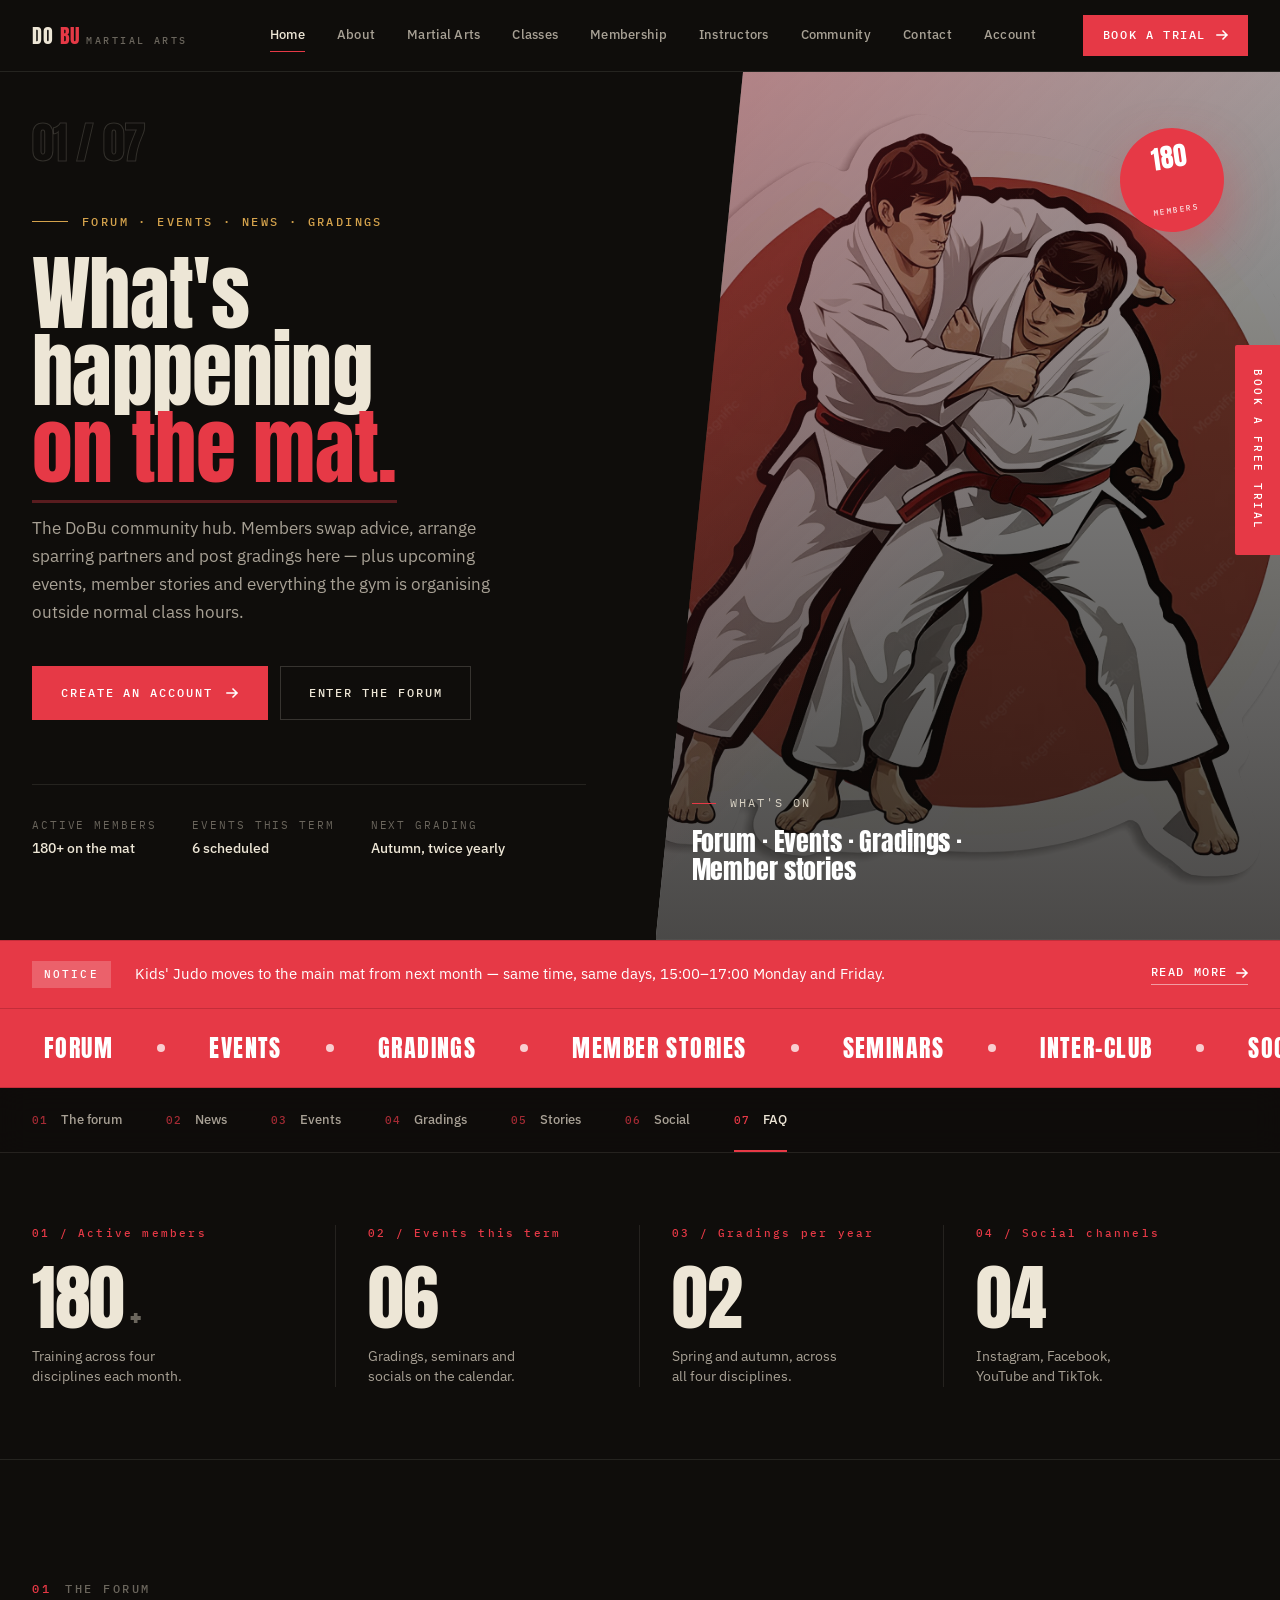
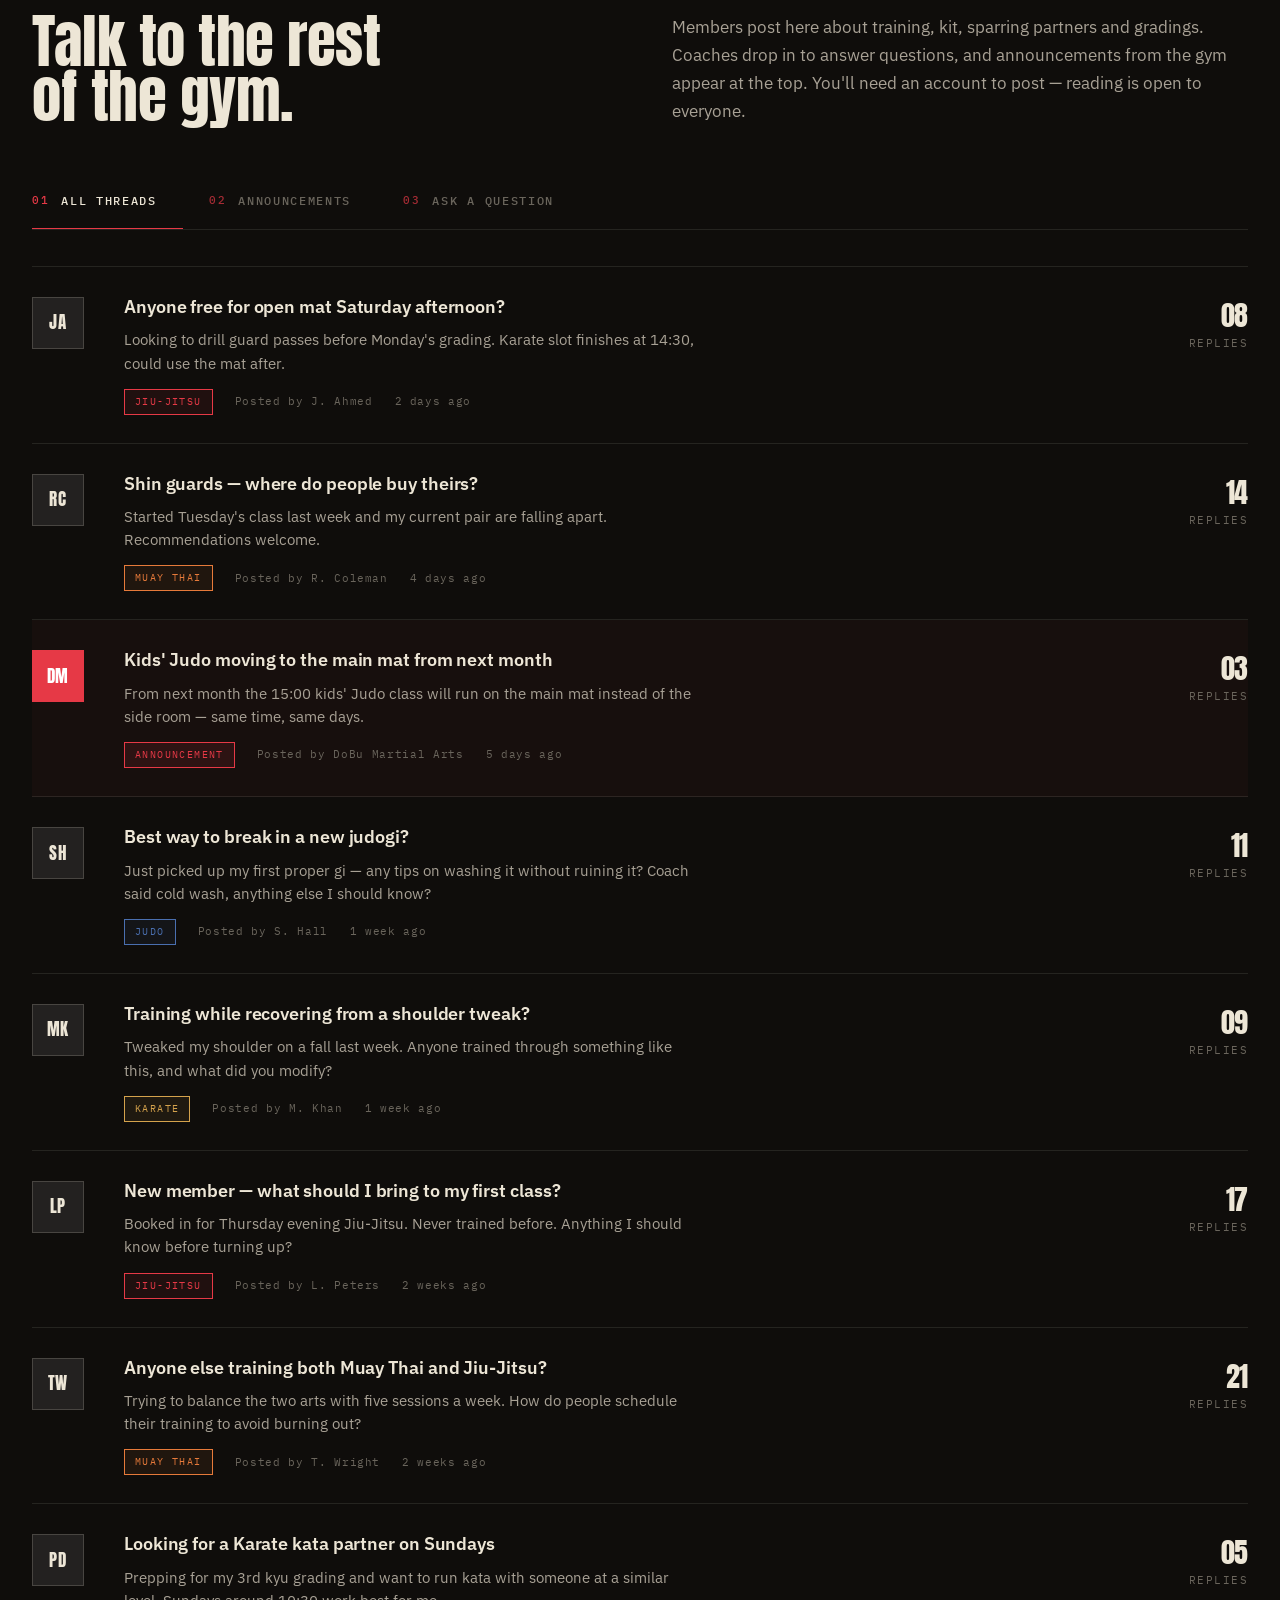
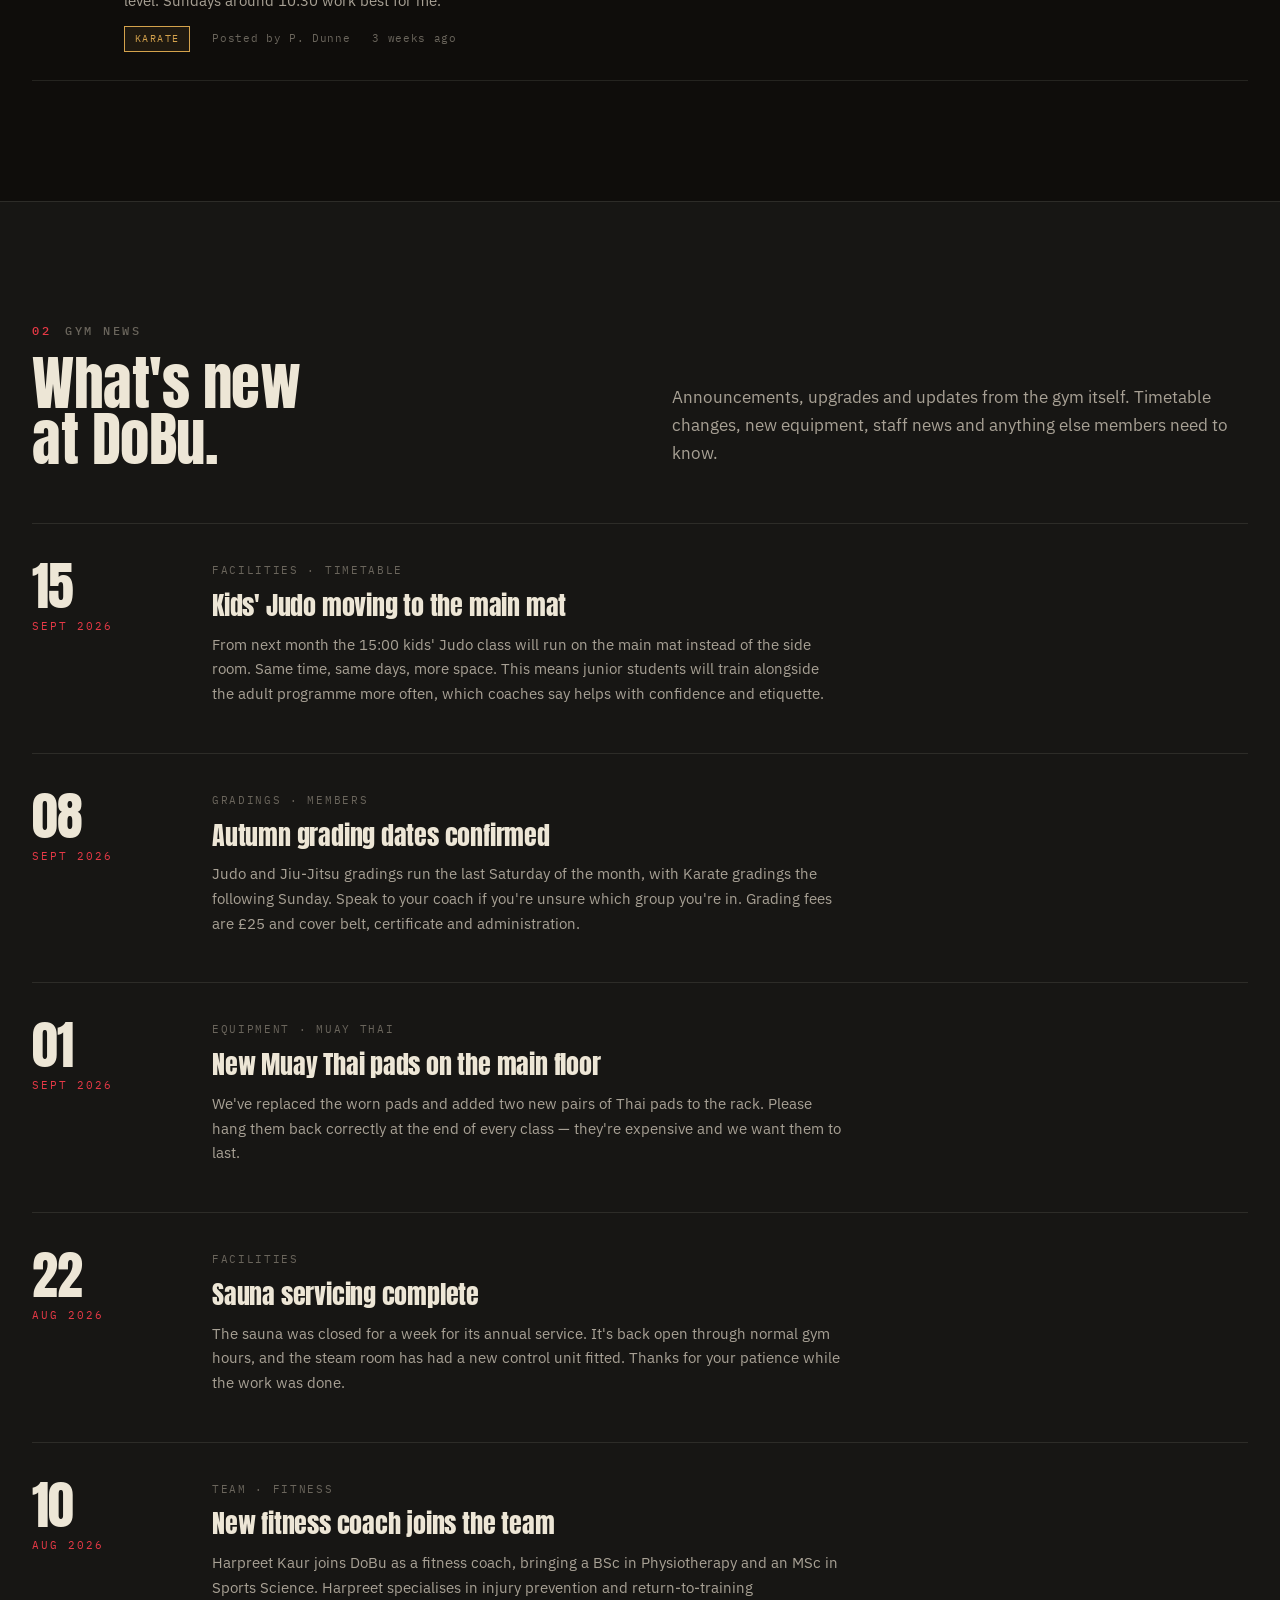
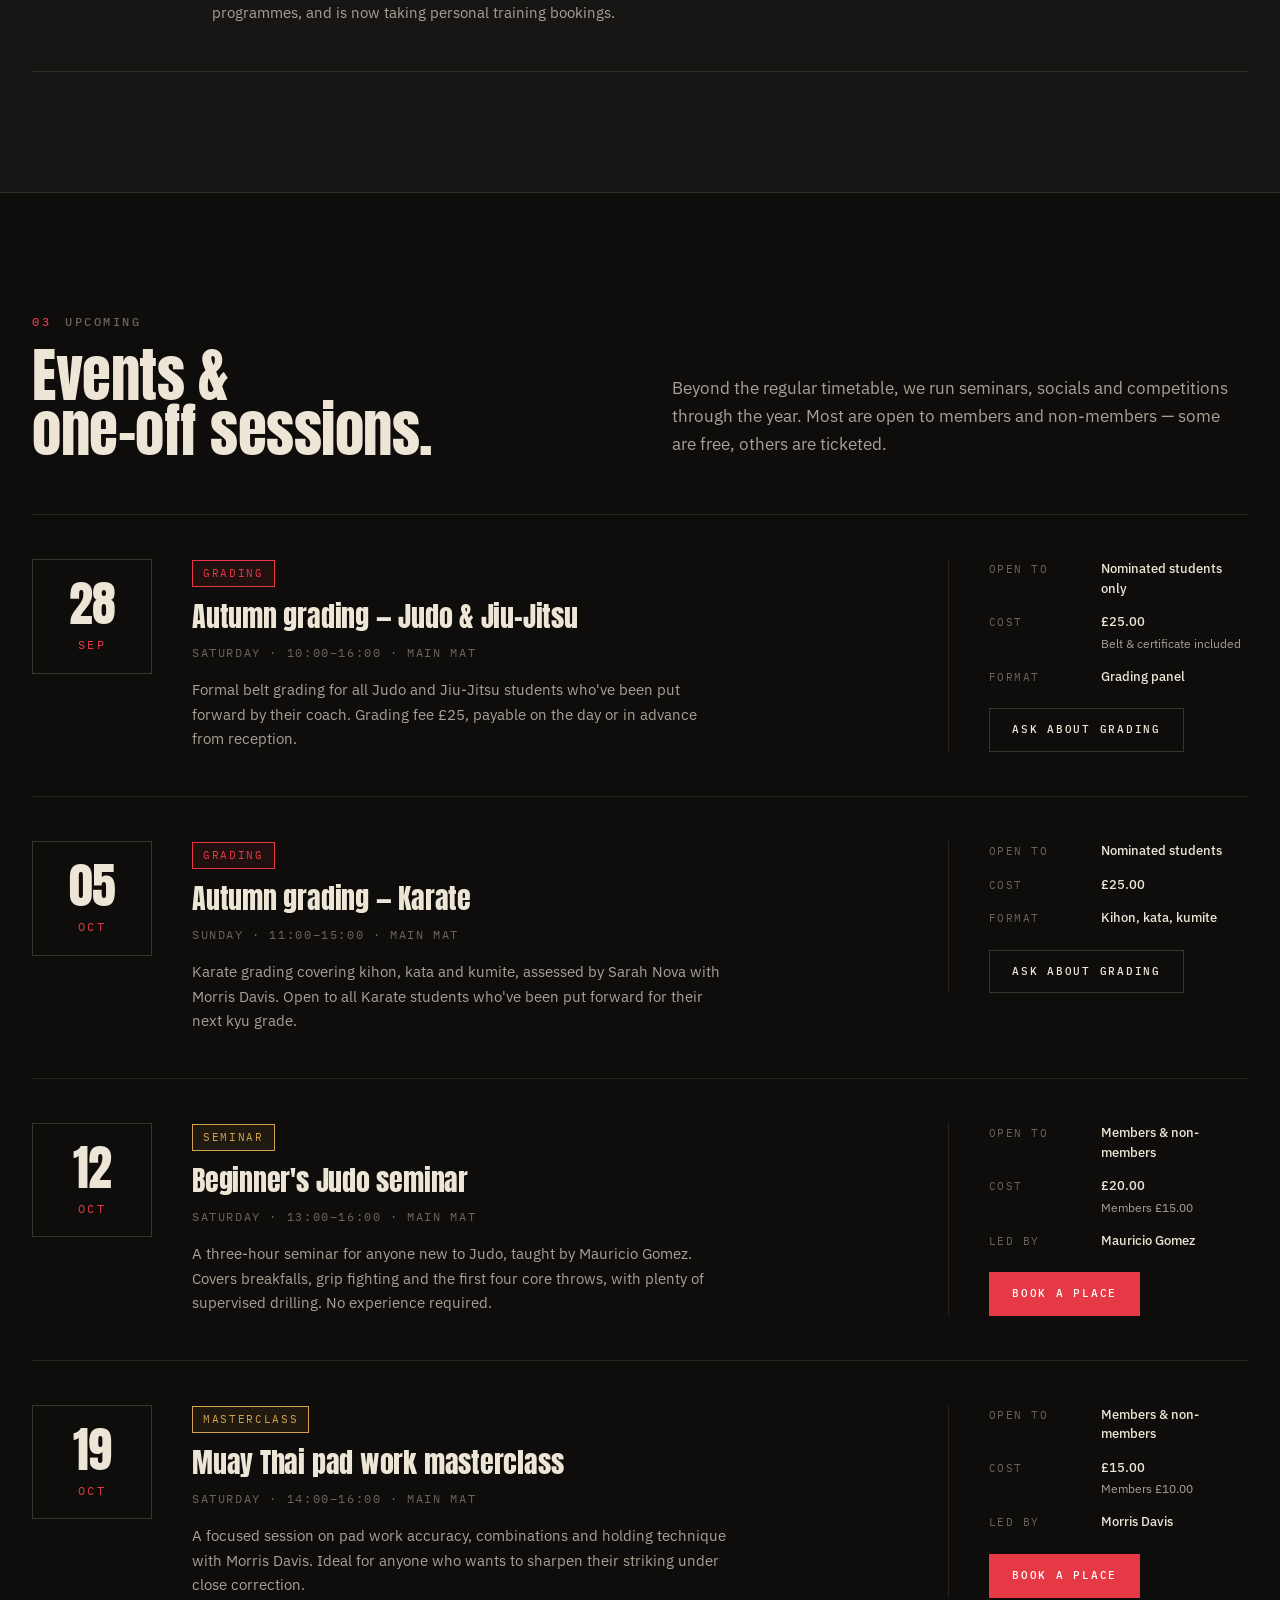
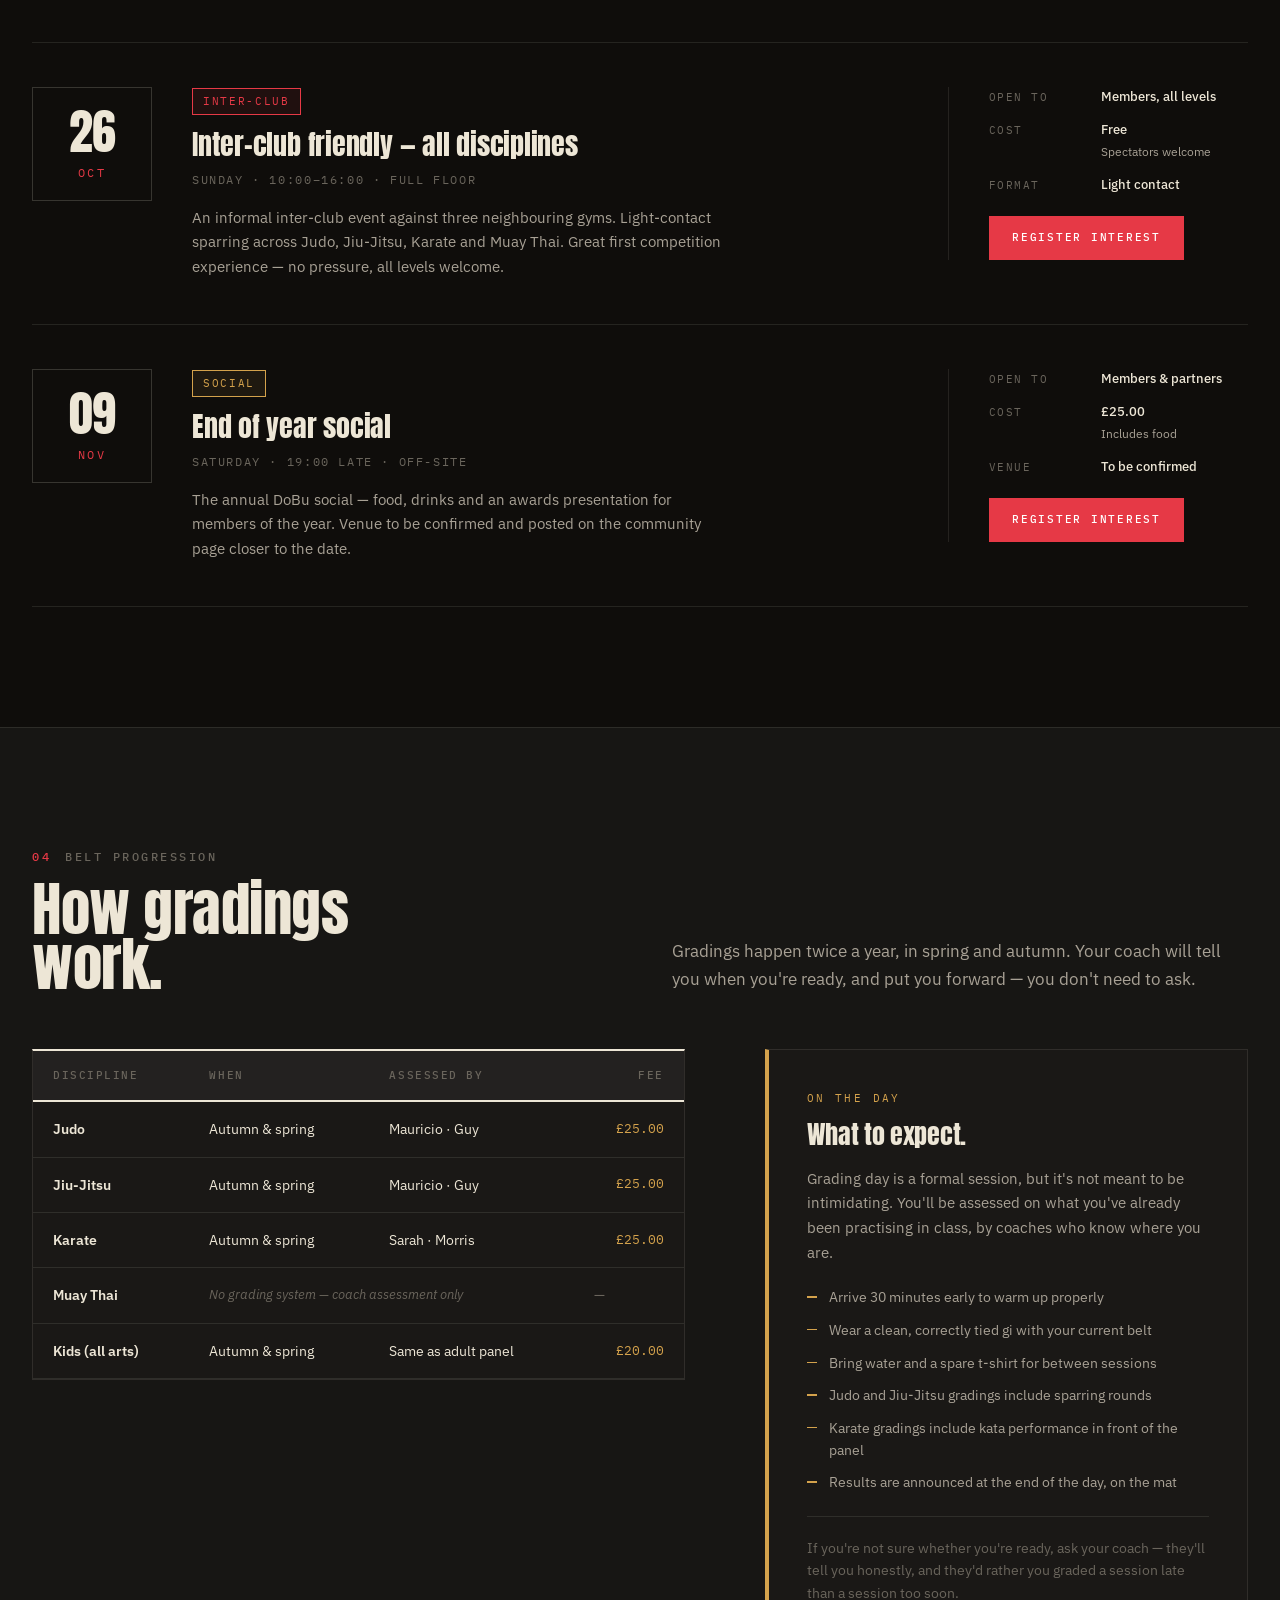
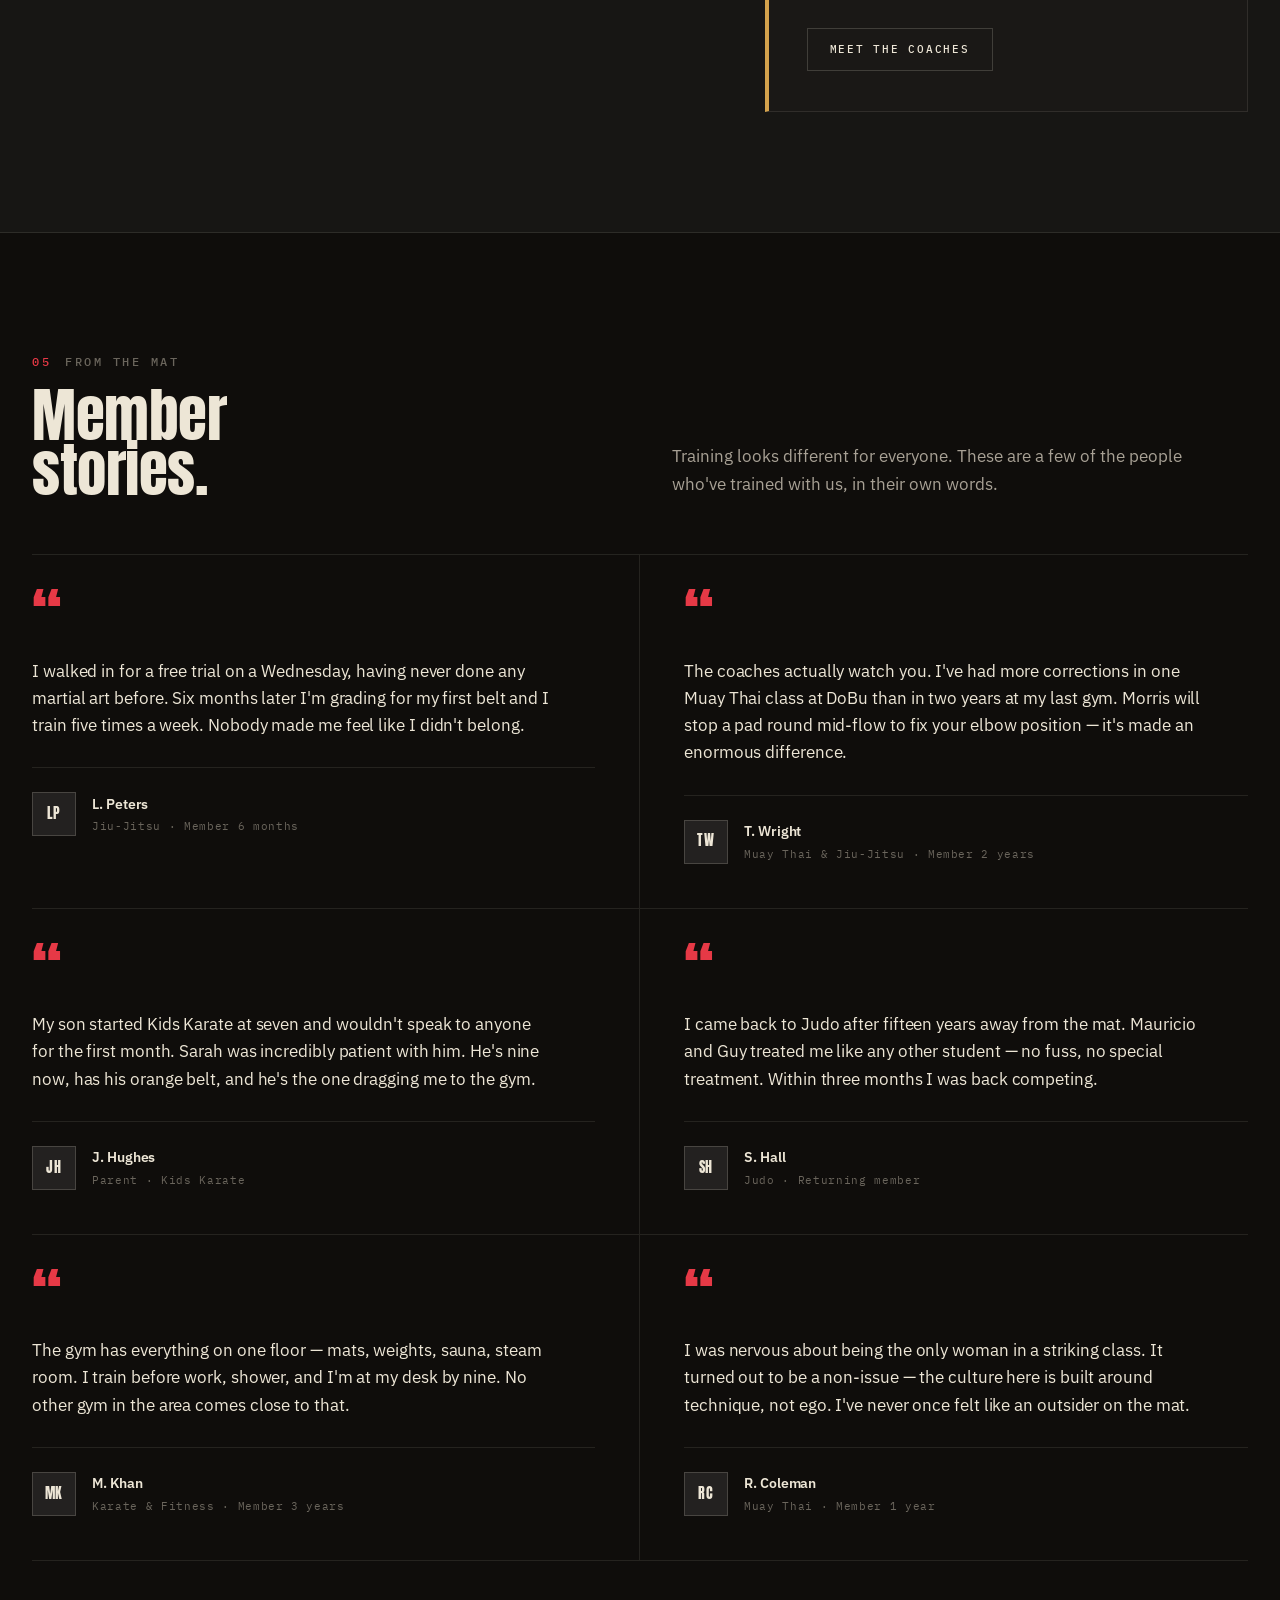
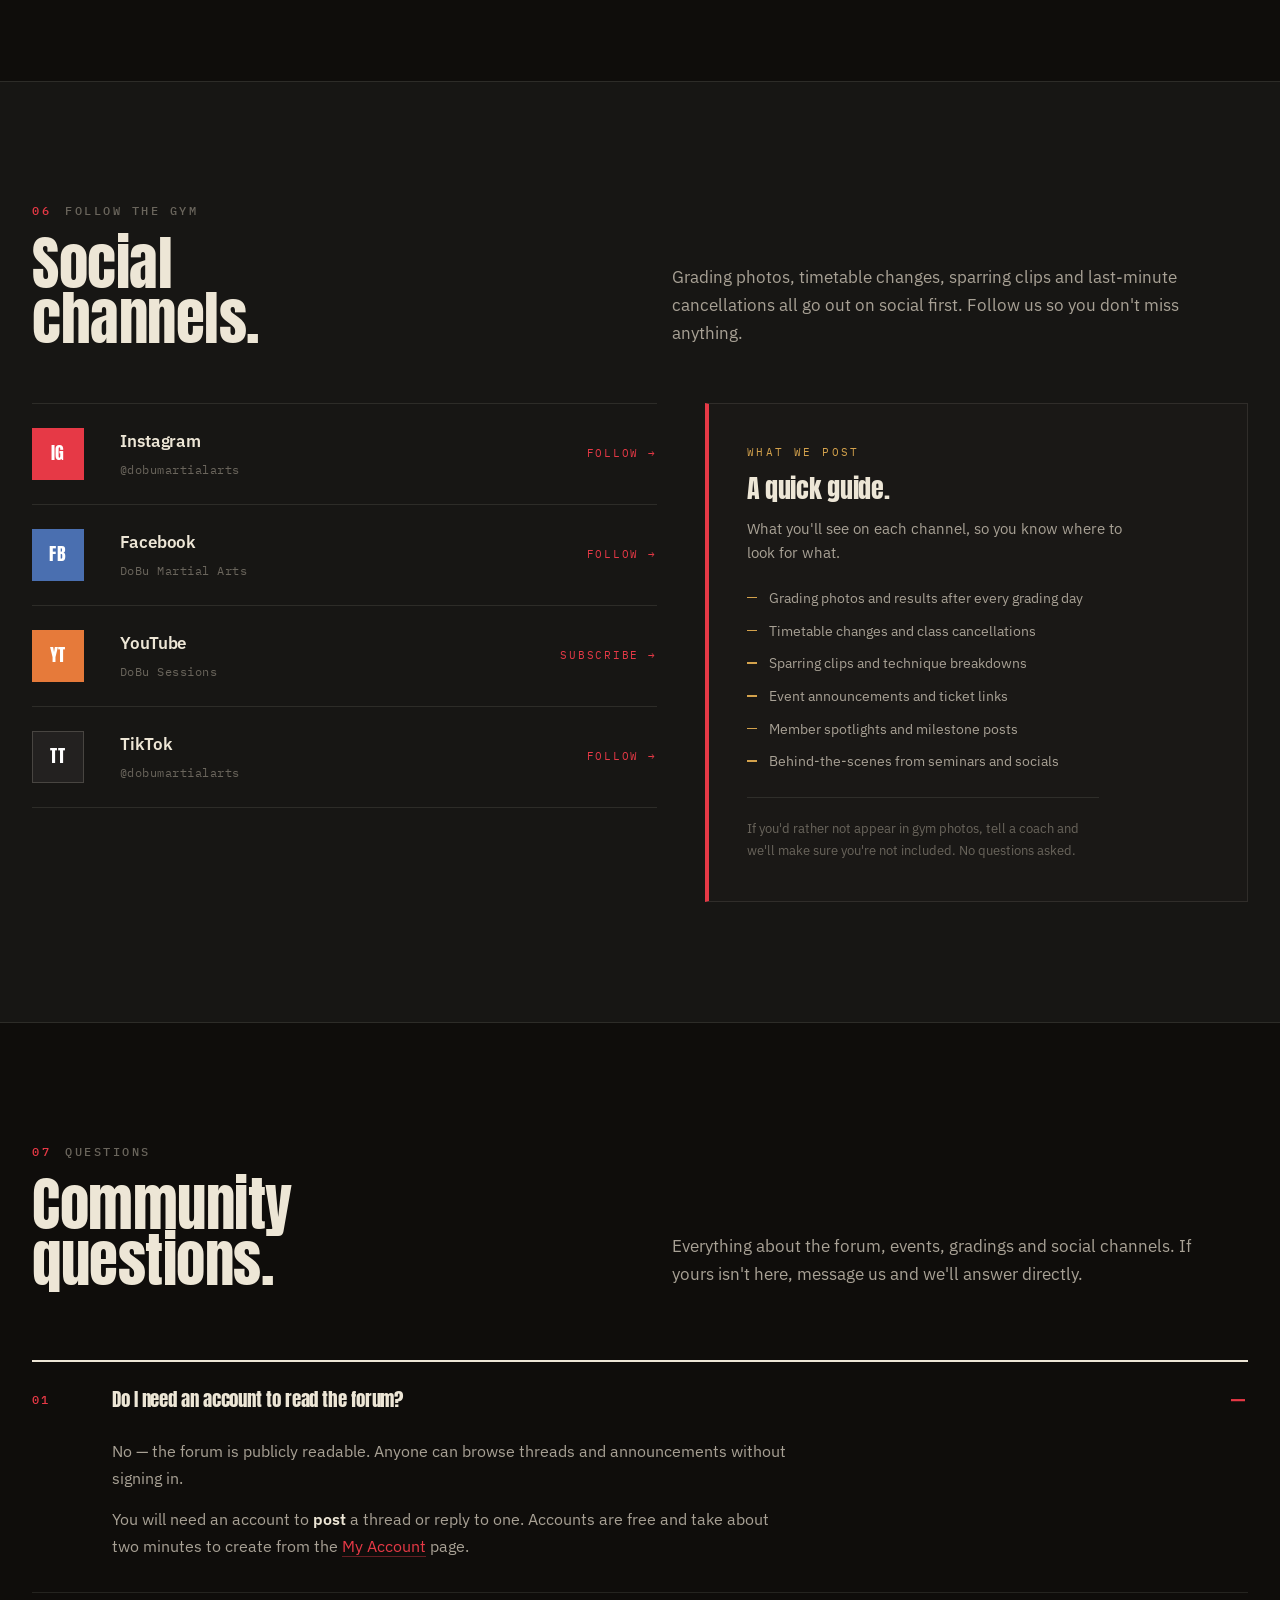
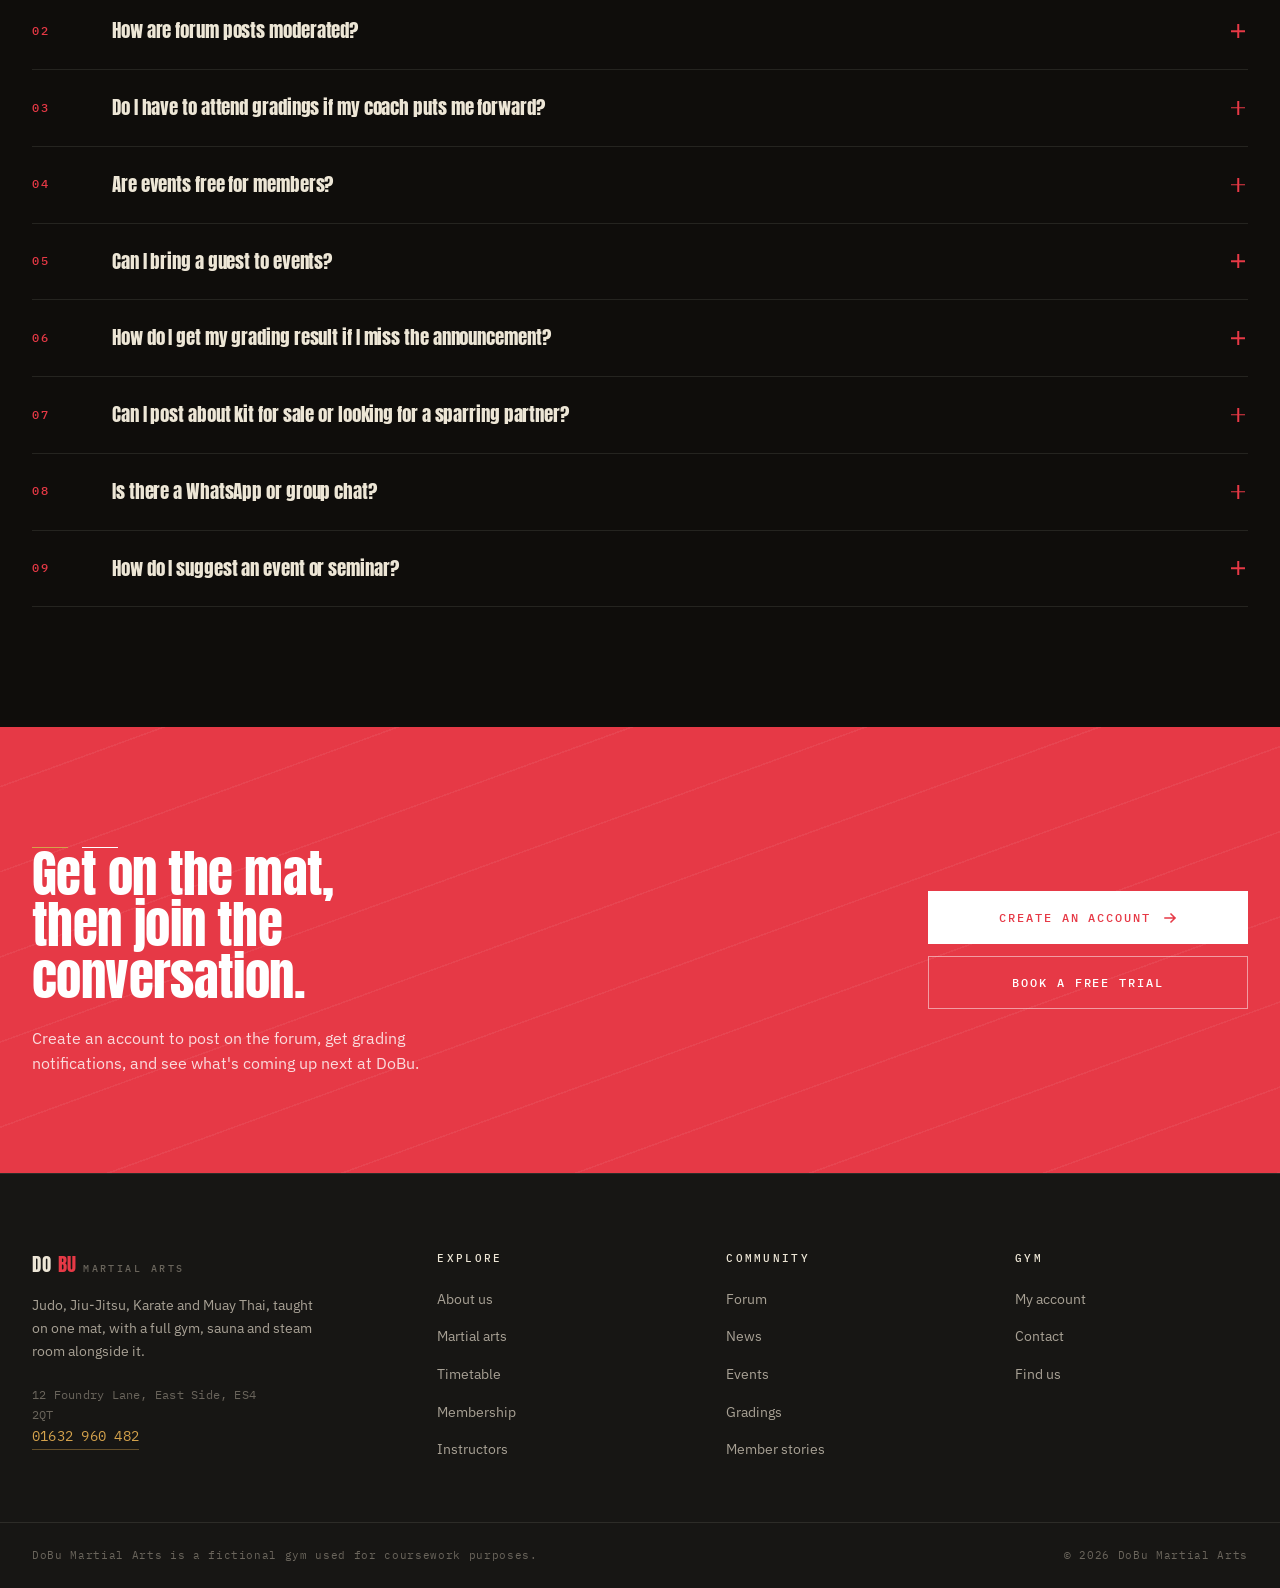
<file: dobu-martial-arts-website/community.html>
<!DOCTYPE html>
<html lang="en">
<head>
<meta charset="UTF-8">
<meta name="viewport" content="width=device-width, initial-scale=1">
<title>Community — Forum, Events &amp; News | DoBu Martial Arts</title>
<meta name="description" content="The DoBu Martial Arts community hub — members' forum, upcoming events, gradings, member stories and social channels. See what's happening on the mat.">
<meta name="theme-color" content="#0F0D0B">
<link rel="preconnect" href="https://fonts.googleapis.com">
<link rel="preconnect" href="https://fonts.gstatic.com" crossorigin>
<link href="https://fonts.googleapis.com/css2?family=Anton&family=IBM+Plex+Sans:wght@400;500;600;700&family=IBM+Plex+Mono:wght@400;500&display=swap" rel="stylesheet">
<link rel="stylesheet" href="css/community.css">
</head>

<body data-page="community">

<a class="skip-link" href="#main">Skip to content</a>
<div id="progress" role="presentation"></div>

<!-- ================= HEADER ================= -->
<header class="sash" id="sash">
  <div class="sash-inner">
    <a class="brand" href="index.html">DO<span>BU</span> <em>MARTIAL ARTS</em></a>

    <button class="nav-toggle" id="navToggle" aria-label="Toggle navigation" aria-expanded="false" aria-controls="navLinks">
      <span></span><span></span><span></span>
    </button>

   <nav class="links" id="navLinks" aria-label="Main navigation">
      <a href="index.html" class="active">Home</a>
      <a href="aboutus.html">About</a>
      <a href="martial-arts.html">Martial Arts</a>
      <a href="timetable.html">Classes</a>
      <a href="membership.html">Membership</a>
      <a href="instructors.html">Instructors</a>
      <a href="community.html">Community</a>
      <a href="contact.html">Contact</a>
      <a href="account.html">Account</a>
    </nav>

    <a class="header-cta" href="contact.html">
      Book a trial
      <svg width="12" height="12" viewBox="0 0 12 12" fill="none" aria-hidden="true">
        <path d="M1 6h10M7 2l4 4-4 4" stroke="currentColor" stroke-width="1.5" stroke-linecap="square"/>
      </svg>
    </a>
  </div>
</header>

<main id="main">

  <!-- ================= HERO ================= -->
  <section class="hero">
    <div class="hero-grid">

      <div class="hero-panel">
        <span class="hero-num">01 / 07</span>

        <p class="eyebrow reveal">Forum · Events · News · Gradings</p>

        <h1 class="reveal">
          What's happening<br>
          <em>on the mat.</em>
        </h1>

        <p class="lede reveal">
          The DoBu community hub. Members swap advice, arrange sparring partners
          and post gradings here — plus upcoming events, member stories and
          everything the gym is organising outside normal class hours.
        </p>

        <div class="hero-actions reveal">
          <a class="btn" href="account.html">
            Create an account
            <svg width="14" height="14" viewBox="0 0 14 14" fill="none" aria-hidden="true">
              <path d="M2 7h10M8 3l4 4-4 4" stroke="currentColor" stroke-width="1.5" stroke-linecap="square"/>
            </svg>
          </a>
          <a class="btn ghost" href="#hub">Enter the forum</a>
        </div>

        <div class="hero-meta reveal">
          <div class="m-item">
            <span class="m-k">Active members</span>
            <span class="m-v">180+ on the mat</span>
          </div>
          <div class="m-item">
            <span class="m-k">Events this term</span>
            <span class="m-v">6 scheduled</span>
          </div>
          <div class="m-item">
            <span class="m-k">Next grading</span>
            <span class="m-v">Autumn, twice yearly</span>
          </div>
        </div>
      </div>

      <div class="hero-visual">
        <img src="images/judo2.avif"
             onerror="this.src='https://picsum.photos/seed/dobu-community-hero/1200/1400'"
             alt="DoBu community on the mat" loading="eager" fetchpriority="high">

        <div class="hero-badge">
          180<small>MEMBERS</small>
        </div>

        <div class="hero-stamp">
          <span class="stamp-line">What's on</span>
          <span class="stamp-main">Forum · Events · Gradings · Member stories</span>
        </div>
      </div>

    </div>
  </section>

  <!-- ================= ANNOUNCEMENT BANNER ================= -->
  <div class="announce">
    <div class="announce-inner">
      <span class="an-tag">Notice</span>
      <p>Kids' Judo moves to the main mat from next month — same time, same days, 15:00–17:00 Monday and Friday.</p>
      <a href="#news">
        Read more
        <svg width="12" height="12" viewBox="0 0 12 12" fill="none" aria-hidden="true">
          <path d="M1 6h10M7 2l4 4-4 4" stroke="currentColor" stroke-width="1.5" stroke-linecap="square"/>
        </svg>
      </a>
    </div>
  </div>

  <!-- ================= TICKER ================= -->
  <div class="ticker" aria-hidden="true">
    <div class="ticker-track">
      <span>Forum</span><span class="dot"></span>
      <span>Events</span><span class="dot"></span>
      <span>Gradings</span><span class="dot"></span>
      <span>Member Stories</span><span class="dot"></span>
      <span>Seminars</span><span class="dot"></span>
      <span>Inter-Club</span><span class="dot"></span>
      <span>Socials</span><span class="dot"></span>
      <span>Instagram</span><span class="dot"></span>
      <span>Forum</span><span class="dot"></span>
      <span>Events</span><span class="dot"></span>
      <span>Gradings</span><span class="dot"></span>
      <span>Member Stories</span><span class="dot"></span>
      <span>Seminars</span><span class="dot"></span>
      <span>Inter-Club</span><span class="dot"></span>
      <span>Socials</span><span class="dot"></span>
      <span>Instagram</span><span class="dot"></span>
    </div>
  </div>

  <!-- ================= SUBNAV ================= -->
  <nav class="subnav" id="subnav" aria-label="Jump to a section">
    <div class="subnav-inner">
      <a href="#hub" class="active"><span class="sn-num">01</span> The forum</a>
      <a href="#news"><span class="sn-num">02</span> News</a>
      <a href="#events"><span class="sn-num">03</span> Events</a>
      <a href="#gradings"><span class="sn-num">04</span> Gradings</a>
      <a href="#stories"><span class="sn-num">05</span> Stories</a>
      <a href="#social"><span class="sn-num">06</span> Social</a>
      <a href="#faq"><span class="sn-num">07</span> FAQ</a>
    </div>
  </nav>

  <!-- ================= STATS ================= -->
  <section class="stats-band tight">
    <div class="wrap">
      <div class="stats-grid">
        <div class="stat reveal">
          <span class="n">01 / Active members</span>
          <span class="v">180<span style="font-size:.45em;color:var(--text-3);margin-left:6px">+</span></span>
          <span class="l">Training across four disciplines each month.</span>
        </div>
        <div class="stat reveal">
          <span class="n">02 / Events this term</span>
          <span class="v">06</span>
          <span class="l">Gradings, seminars and socials on the calendar.</span>
        </div>
        <div class="stat reveal">
          <span class="n">03 / Gradings per year</span>
          <span class="v">02</span>
          <span class="l">Spring and autumn, across all four disciplines.</span>
        </div>
        <div class="stat reveal">
          <span class="n">04 / Social channels</span>
          <span class="v">04</span>
          <span class="l">Instagram, Facebook, YouTube and TikTok.</span>
        </div>
      </div>
    </div>
  </section>

  <!-- ============================================================
       FORUM / HUB
       ============================================================ -->
  <section class="hub-section" id="hub">
    <div class="wrap">

      <div class="hub-head">
        <div class="reveal">
          <p class="section-label"><span class="num">01</span> The forum</p>
          <h2>Talk to the rest<br>of the gym.</h2>
        </div>
        <p class="lede reveal">
          Members post here about training, kit, sparring partners and gradings.
          Coaches drop in to answer questions, and announcements from the gym appear
          at the top. You'll need an account to post — reading is open to everyone.
        </p>
      </div>

      <!-- tabs -->
      <div class="tabs reveal" id="hubTabs" role="tablist">
        <button class="active" data-tab="threads" role="tab" aria-selected="true">
          <span class="tb-num">01</span>
          All threads
        </button>
        <button data-tab="announcements" role="tab" aria-selected="false">
          <span class="tb-num">02</span>
          Announcements
        </button>
        <button data-tab="ask" role="tab" aria-selected="false">
          <span class="tb-num">03</span>
          Ask a question
        </button>
      </div>

      <!-- ---------- ALL THREADS ---------- -->
      <div class="tab-panel active" id="tab-threads">

        <a class="thread reveal" href="#hub">
          <span class="th-av">JA</span>
          <div class="th-body">
            <h4>Anyone free for open mat Saturday afternoon?</h4>
            <p class="th-excerpt">Looking to drill guard passes before Monday's grading. Karate slot finishes at 14:30, could use the mat after.</p>
            <div class="th-meta">
              <span class="th-tag jj">Jiu-Jitsu</span>
              <span>Posted by J. Ahmed</span>
              <span>2 days ago</span>
            </div>
          </div>
          <div class="th-stats">
            <span class="th-n">08</span>
            <span class="th-lbl">Replies</span>
          </div>
        </a>

        <a class="thread reveal" href="#hub">
          <span class="th-av">RC</span>
          <div class="th-body">
            <h4>Shin guards — where do people buy theirs?</h4>
            <p class="th-excerpt">Started Tuesday's class last week and my current pair are falling apart. Recommendations welcome.</p>
            <div class="th-meta">
              <span class="th-tag muay">Muay Thai</span>
              <span>Posted by R. Coleman</span>
              <span>4 days ago</span>
            </div>
          </div>
          <div class="th-stats">
            <span class="th-n">14</span>
            <span class="th-lbl">Replies</span>
          </div>
        </a>

        <a class="thread thread--staff reveal" href="#hub">
          <span class="th-av staff">DM</span>
          <div class="th-body">
            <h4>Kids' Judo moving to the main mat from next month</h4>
            <p class="th-excerpt">From next month the 15:00 kids' Judo class will run on the main mat instead of the side room — same time, same days.</p>
            <div class="th-meta">
              <span class="th-tag news">Announcement</span>
              <span>Posted by DoBu Martial Arts</span>
              <span>5 days ago</span>
            </div>
          </div>
          <div class="th-stats">
            <span class="th-n">03</span>
            <span class="th-lbl">Replies</span>
          </div>
        </a>

        <a class="thread reveal" href="#hub">
          <span class="th-av">SH</span>
          <div class="th-body">
            <h4>Best way to break in a new judogi?</h4>
            <p class="th-excerpt">Just picked up my first proper gi — any tips on washing it without ruining it? Coach said cold wash, anything else I should know?</p>
            <div class="th-meta">
              <span class="th-tag judo">Judo</span>
              <span>Posted by S. Hall</span>
              <span>1 week ago</span>
            </div>
          </div>
          <div class="th-stats">
            <span class="th-n">11</span>
            <span class="th-lbl">Replies</span>
          </div>
        </a>

        <a class="thread reveal" href="#hub">
          <span class="th-av">MK</span>
          <div class="th-body">
            <h4>Training while recovering from a shoulder tweak?</h4>
            <p class="th-excerpt">Tweaked my shoulder on a fall last week. Anyone trained through something like this, and what did you modify?</p>
            <div class="th-meta">
              <span class="th-tag karate">Karate</span>
              <span>Posted by M. Khan</span>
              <span>1 week ago</span>
            </div>
          </div>
          <div class="th-stats">
            <span class="th-n">09</span>
            <span class="th-lbl">Replies</span>
          </div>
        </a>

        <a class="thread reveal" href="#hub">
          <span class="th-av">LP</span>
          <div class="th-body">
            <h4>New member — what should I bring to my first class?</h4>
            <p class="th-excerpt">Booked in for Thursday evening Jiu-Jitsu. Never trained before. Anything I should know before turning up?</p>
            <div class="th-meta">
              <span class="th-tag jj">Jiu-Jitsu</span>
              <span>Posted by L. Peters</span>
              <span>2 weeks ago</span>
            </div>
          </div>
          <div class="th-stats">
            <span class="th-n">17</span>
            <span class="th-lbl">Replies</span>
          </div>
        </a>

        <a class="thread reveal" href="#hub">
          <span class="th-av">TW</span>
          <div class="th-body">
            <h4>Anyone else training both Muay Thai and Jiu-Jitsu?</h4>
            <p class="th-excerpt">Trying to balance the two arts with five sessions a week. How do people schedule their training to avoid burning out?</p>
            <div class="th-meta">
              <span class="th-tag muay">Muay Thai</span>
              <span>Posted by T. Wright</span>
              <span>2 weeks ago</span>
            </div>
          </div>
          <div class="th-stats">
            <span class="th-n">21</span>
            <span class="th-lbl">Replies</span>
          </div>
        </a>

        <a class="thread reveal" href="#hub">
          <span class="th-av">PD</span>
          <div class="th-body">
            <h4>Looking for a Karate kata partner on Sundays</h4>
            <p class="th-excerpt">Prepping for my 3rd kyu grading and want to run kata with someone at a similar level. Sundays around 10:30 work best for me.</p>
            <div class="th-meta">
              <span class="th-tag karate">Karate</span>
              <span>Posted by P. Dunne</span>
              <span>3 weeks ago</span>
            </div>
          </div>
          <div class="th-stats">
            <span class="th-n">05</span>
            <span class="th-lbl">Replies</span>
          </div>
        </a>

      </div>

      <!-- ---------- ANNOUNCEMENTS ---------- -->
      <div class="tab-panel" id="tab-announcements">

        <a class="thread thread--staff reveal" href="#hub">
          <span class="th-av staff">DM</span>
          <div class="th-body">
            <h4>Kids' Judo moving to the main mat from next month</h4>
            <p class="th-excerpt">From next month the 15:00 kids' Judo class will run on the main mat instead of the side room — same time, same days. Any questions, speak to Sarah or Guy.</p>
            <div class="th-meta">
              <span class="th-tag news">Announcement</span>
              <span>Posted by DoBu Martial Arts</span>
              <span>5 days ago</span>
            </div>
          </div>
          <div class="th-stats"><span class="th-n">03</span><span class="th-lbl">Replies</span></div>
        </a>

        <a class="thread thread--staff reveal" href="#hub">
          <span class="th-av staff">DM</span>
          <div class="th-body">
            <h4>Autumn grading dates confirmed</h4>
            <p class="th-excerpt">Judo and Jiu-Jitsu gradings will run on the last Saturday of the month. Karate gradings the following Sunday. Speak to your coach if you're not sure which group you're in.</p>
            <div class="th-meta">
              <span class="th-tag news">Announcement</span>
              <span>Posted by DoBu Martial Arts</span>
              <span>2 weeks ago</span>
            </div>
          </div>
          <div class="th-stats"><span class="th-n">00</span><span class="th-lbl">Replies</span></div>
        </a>

        <a class="thread thread--staff reveal" href="#hub">
          <span class="th-av staff">DM</span>
          <div class="th-body">
            <h4>New Muay Thai pads for the main floor</h4>
            <p class="th-excerpt">We've replaced the worn pads and added two new pairs of Thai pads. Please hang them back on the correct rack at the end of each class.</p>
            <div class="th-meta">
              <span class="th-tag news">Announcement</span>
              <span>Posted by DoBu Martial Arts</span>
              <span>3 weeks ago</span>
            </div>
          </div>
          <div class="th-stats"><span class="th-n">01</span><span class="th-lbl">Replies</span></div>
        </a>

        <a class="thread thread--staff reveal" href="#hub">
          <span class="th-av staff">DM</span>
          <div class="th-body">
            <h4>New fitness coach joins the team</h4>
            <p class="th-excerpt">Harpreet Kaur joins us as a fitness coach with a physiotherapy background. Personal training with Harpreet can be booked from reception.</p>
            <div class="th-meta">
              <span class="th-tag news">Announcement</span>
              <span>Posted by DoBu Martial Arts</span>
              <span>1 month ago</span>
            </div>
          </div>
          <div class="th-stats"><span class="th-n">06</span><span class="th-lbl">Replies</span></div>
        </a>

      </div>

      <!-- ---------- ASK A QUESTION ---------- -->
      <div class="tab-panel" id="tab-ask">

        <div class="ask-panel reveal">
          <div class="ask-copy">
            <span class="ask-tag">Ask the community</span>
            <h3>Post your question.</h3>
            <p>Got a question about training, kit, technique or the timetable? Post it on the forum and a coach or senior member will usually reply within a day.</p>
            <div class="ask-actions">
              <a class="btn" href="account.html">
                Log in to post
                <svg width="14" height="14" viewBox="0 0 14 14" fill="none" aria-hidden="true">
                  <path d="M2 7h10M8 3l4 4-4 4" stroke="currentColor" stroke-width="1.5" stroke-linecap="square"/>
                </svg>
              </a>
              <a class="btn ghost" href="account.html">Create an account</a>
            </div>
          </div>
          <div class="ask-faq">
            <span class="ask-faq-tag">Frequently asked</span>
            <p class="ask-faq-intro">A few questions come up again and again. Before posting, it's worth checking whether your question is already covered:</p>
            <ul class="ask-list">
              <li>
                <span class="al-num">01</span>
                <span class="al-q">What should I wear to my first class?</span>
                <a href="martial-arts.html#faq" class="al-link">See the FAQ →</a>
              </li>
              <li>
                <span class="al-num">02</span>
                <span class="al-q">Is sparring compulsory?</span>
                <a href="martial-arts.html#faq" class="al-link">See the FAQ →</a>
              </li>
              <li>
                <span class="al-num">03</span>
                <span class="al-q">Which membership tier should I start on?</span>
                <a href="membership.html#faq" class="al-link">See the FAQ →</a>
              </li>
              <li>
                <span class="al-num">04</span>
                <span class="al-q">Do I need to book classes in advance?</span>
                <a href="timetable.html#faq" class="al-link">See the FAQ →</a>
              </li>
            </ul>
          </div>
        </div>

      </div>

    </div>
  </section>

  <!-- ============================================================
       NEWS
       ============================================================ -->
  <section class="news-section" id="news">
    <div class="wrap">

      <div class="news-head">
        <div class="reveal">
          <p class="section-label"><span class="num">02</span> Gym news</p>
          <h2>What's new<br>at DoBu.</h2>
        </div>
        <p class="lede reveal">
          Announcements, upgrades and updates from the gym itself. Timetable changes,
          new equipment, staff news and anything else members need to know.
        </p>
      </div>

      <div class="news-list">

        <article class="news-item reveal">
          <div class="ni-date">
            <span class="ni-day">15</span>
            <span class="ni-mon">Sept 2026</span>
          </div>
          <div class="ni-body">
            <div class="ni-tag">Facilities · Timetable</div>
            <h3>Kids' Judo moving to the main mat</h3>
            <p>From next month the 15:00 kids' Judo class will run on the main mat instead of the side room. Same time, same days, more space. This means junior students will train alongside the adult programme more often, which coaches say helps with confidence and etiquette.</p>
          </div>
        </article>

        <article class="news-item reveal">
          <div class="ni-date">
            <span class="ni-day">08</span>
            <span class="ni-mon">Sept 2026</span>
          </div>
          <div class="ni-body">
            <div class="ni-tag">Gradings · Members</div>
            <h3>Autumn grading dates confirmed</h3>
            <p>Judo and Jiu-Jitsu gradings run the last Saturday of the month, with Karate gradings the following Sunday. Speak to your coach if you're unsure which group you're in. Grading fees are £25 and cover belt, certificate and administration.</p>
          </div>
        </article>

        <article class="news-item reveal">
          <div class="ni-date">
            <span class="ni-day">01</span>
            <span class="ni-mon">Sept 2026</span>
          </div>
          <div class="ni-body">
            <div class="ni-tag">Equipment · Muay Thai</div>
            <h3>New Muay Thai pads on the main floor</h3>
            <p>We've replaced the worn pads and added two new pairs of Thai pads to the rack. Please hang them back correctly at the end of every class — they're expensive and we want them to last.</p>
          </div>
        </article>

        <article class="news-item reveal">
          <div class="ni-date">
            <span class="ni-day">22</span>
            <span class="ni-mon">Aug 2026</span>
          </div>
          <div class="ni-body">
            <div class="ni-tag">Facilities</div>
            <h3>Sauna servicing complete</h3>
            <p>The sauna was closed for a week for its annual service. It's back open through normal gym hours, and the steam room has had a new control unit fitted. Thanks for your patience while the work was done.</p>
          </div>
        </article>

        <article class="news-item reveal">
          <div class="ni-date">
            <span class="ni-day">10</span>
            <span class="ni-mon">Aug 2026</span>
          </div>
          <div class="ni-body">
            <div class="ni-tag">Team · Fitness</div>
            <h3>New fitness coach joins the team</h3>
            <p>Harpreet Kaur joins DoBu as a fitness coach, bringing a BSc in Physiotherapy and an MSc in Sports Science. Harpreet specialises in injury prevention and return-to-training programmes, and is now taking personal training bookings.</p>
          </div>
        </article>

      </div>
    </div>
  </section>

  <!-- ============================================================
       EVENTS
       ============================================================ -->
  <section class="events-section" id="events">
    <div class="wrap">

      <div class="events-head">
        <div class="reveal">
          <p class="section-label"><span class="num">03</span> Upcoming</p>
          <h2>Events &amp;<br>one-off sessions.</h2>
        </div>
        <p class="lede reveal">
          Beyond the regular timetable, we run seminars, socials and competitions
          through the year. Most are open to members and non-members — some are free,
          others are ticketed.
        </p>
      </div>

      <div class="events-list">

        <article class="event reveal">
          <div class="ev-date">
            <span class="ev-day">28</span>
            <span class="ev-mon">Sep</span>
          </div>
          <div class="ev-body">
            <div class="ev-tag">Grading</div>
            <h3>Autumn grading — Judo &amp; Jiu-Jitsu</h3>
            <p class="ev-meta">Saturday · 10:00–16:00 · Main mat</p>
            <p class="ev-desc">Formal belt grading for all Judo and Jiu-Jitsu students who've been put forward by their coach. Grading fee £25, payable on the day or in advance from reception.</p>
          </div>
          <div class="ev-side">
            <dl>
              <div><dt>Open to</dt><dd>Nominated students only</dd></div>
              <div><dt>Cost</dt><dd>£25.00<small>Belt &amp; certificate included</small></dd></div>
              <div><dt>Format</dt><dd>Grading panel</dd></div>
            </dl>
            <a class="btn ghost sm" href="contact.html">Ask about grading</a>
          </div>
        </article>

        <article class="event reveal">
          <div class="ev-date">
            <span class="ev-day">05</span>
            <span class="ev-mon">Oct</span>
          </div>
          <div class="ev-body">
            <div class="ev-tag">Grading</div>
            <h3>Autumn grading — Karate</h3>
            <p class="ev-meta">Sunday · 11:00–15:00 · Main mat</p>
            <p class="ev-desc">Karate grading covering kihon, kata and kumite, assessed by Sarah Nova with Morris Davis. Open to all Karate students who've been put forward for their next kyu grade.</p>
          </div>
          <div class="ev-side">
            <dl>
              <div><dt>Open to</dt><dd>Nominated students</dd></div>
              <div><dt>Cost</dt><dd>£25.00</dd></div>
              <div><dt>Format</dt><dd>Kihon, kata, kumite</dd></div>
            </dl>
            <a class="btn ghost sm" href="contact.html">Ask about grading</a>
          </div>
        </article>

        <article class="event reveal">
          <div class="ev-date">
            <span class="ev-day">12</span>
            <span class="ev-mon">Oct</span>
          </div>
          <div class="ev-body">
            <div class="ev-tag gold">Seminar</div>
            <h3>Beginner's Judo seminar</h3>
            <p class="ev-meta">Saturday · 13:00–16:00 · Main mat</p>
            <p class="ev-desc">A three-hour seminar for anyone new to Judo, taught by Mauricio Gomez. Covers breakfalls, grip fighting and the first four core throws, with plenty of supervised drilling. No experience required.</p>
          </div>
          <div class="ev-side">
            <dl>
              <div><dt>Open to</dt><dd>Members &amp; non-members</dd></div>
              <div><dt>Cost</dt><dd>£20.00<small>Members £15.00</small></dd></div>
              <div><dt>Led by</dt><dd>Mauricio Gomez</dd></div>
            </dl>
            <a class="btn sm" href="contact.html">Book a place</a>
          </div>
        </article>

        <article class="event reveal">
          <div class="ev-date">
            <span class="ev-day">19</span>
            <span class="ev-mon">Oct</span>
          </div>
          <div class="ev-body">
            <div class="ev-tag gold">Masterclass</div>
            <h3>Muay Thai pad work masterclass</h3>
            <p class="ev-meta">Saturday · 14:00–16:00 · Main mat</p>
            <p class="ev-desc">A focused session on pad work accuracy, combinations and holding technique with Morris Davis. Ideal for anyone who wants to sharpen their striking under close correction.</p>
          </div>
          <div class="ev-side">
            <dl>
              <div><dt>Open to</dt><dd>Members &amp; non-members</dd></div>
              <div><dt>Cost</dt><dd>£15.00<small>Members £10.00</small></dd></div>
              <div><dt>Led by</dt><dd>Morris Davis</dd></div>
            </dl>
            <a class="btn sm" href="contact.html">Book a place</a>
          </div>
        </article>

        <article class="event reveal">
          <div class="ev-date">
            <span class="ev-day">26</span>
            <span class="ev-mon">Oct</span>
          </div>
          <div class="ev-body">
            <div class="ev-tag">Inter-club</div>
            <h3>Inter-club friendly — all disciplines</h3>
            <p class="ev-meta">Sunday · 10:00–16:00 · Full floor</p>
            <p class="ev-desc">An informal inter-club event against three neighbouring gyms. Light-contact sparring across Judo, Jiu-Jitsu, Karate and Muay Thai. Great first competition experience — no pressure, all levels welcome.</p>
          </div>
          <div class="ev-side">
            <dl>
              <div><dt>Open to</dt><dd>Members, all levels</dd></div>
              <div><dt>Cost</dt><dd>Free<small>Spectators welcome</small></dd></div>
              <div><dt>Format</dt><dd>Light contact</dd></div>
            </dl>
            <a class="btn sm" href="contact.html">Register interest</a>
          </div>
        </article>

        <article class="event reveal">
          <div class="ev-date">
            <span class="ev-day">09</span>
            <span class="ev-mon">Nov</span>
          </div>
          <div class="ev-body">
            <div class="ev-tag gold">Social</div>
            <h3>End of year social</h3>
            <p class="ev-meta">Saturday · 19:00 late · Off-site</p>
            <p class="ev-desc">The annual DoBu social — food, drinks and an awards presentation for members of the year. Venue to be confirmed and posted on the community page closer to the date.</p>
          </div>
          <div class="ev-side">
            <dl>
              <div><dt>Open to</dt><dd>Members &amp; partners</dd></div>
              <div><dt>Cost</dt><dd>£25.00<small>Includes food</small></dd></div>
              <div><dt>Venue</dt><dd>To be confirmed</dd></div>
            </dl>
            <a class="btn sm" href="contact.html">Register interest</a>
          </div>
        </article>

      </div>
    </div>
  </section>

  <!-- ============================================================
       GRADINGS
       ============================================================ -->
  <section class="gradings-section" id="gradings">
    <div class="wrap">

      <div class="gradings-head">
        <div class="reveal">
          <p class="section-label"><span class="num">04</span> Belt progression</p>
          <h2>How gradings<br>work.</h2>
        </div>
        <p class="lede reveal">
          Gradings happen twice a year, in spring and autumn. Your coach will tell
          you when you're ready, and put you forward — you don't need to ask.
        </p>
      </div>

      <div class="gradings-grid">

        <div class="gradings-table-wrap reveal">
          <table class="gradings-table">
            <caption style="position:absolute;left:-9999px">DoBu grading schedule by discipline</caption>
            <thead>
              <tr>
                <th scope="col">Discipline</th>
                <th scope="col">When</th>
                <th scope="col">Assessed by</th>
                <th scope="col">Fee</th>
              </tr>
            </thead>
            <tbody>
              <tr>
                <td>Judo</td>
                <td>Autumn &amp; spring</td>
                <td>Mauricio · Guy</td>
                <td>£25.00</td>
              </tr>
              <tr>
                <td>Jiu-Jitsu</td>
                <td>Autumn &amp; spring</td>
                <td>Mauricio · Guy</td>
                <td>£25.00</td>
              </tr>
              <tr>
                <td>Karate</td>
                <td>Autumn &amp; spring</td>
                <td>Sarah · Morris</td>
                <td>£25.00</td>
              </tr>
              <tr class="row-quiet">
                <td>Muay Thai</td>
                <td colspan="2" class="no-grade">No grading system — coach assessment only</td>
                <td>—</td>
              </tr>
              <tr>
                <td>Kids (all arts)</td>
                <td>Autumn &amp; spring</td>
                <td>Same as adult panel</td>
                <td>£20.00</td>
              </tr>
            </tbody>
          </table>
        </div>

        <aside class="gradings-info reveal">
          <span class="gi-tag">On the day</span>
          <h3>What to expect.</h3>
          <p>Grading day is a formal session, but it's not meant to be intimidating. You'll be assessed on what you've already been practising in class, by coaches who know where you are.</p>
          <ul class="gi-list">
            <li>Arrive 30 minutes early to warm up properly</li>
            <li>Wear a clean, correctly tied gi with your current belt</li>
            <li>Bring water and a spare t-shirt for between sessions</li>
            <li>Judo and Jiu-Jitsu gradings include sparring rounds</li>
            <li>Karate gradings include kata performance in front of the panel</li>
            <li>Results are announced at the end of the day, on the mat</li>
          </ul>
          <p class="gi-note">If you're not sure whether you're ready, ask your coach — they'll tell you honestly, and they'd rather you graded a session late than a session too soon.</p>
          <a class="btn ghost sm" href="instructors.html">Meet the coaches</a>
        </aside>

      </div>
    </div>
  </section>

  <!-- ============================================================
       MEMBER STORIES
       ============================================================ -->
  <section class="stories-section" id="stories">
    <div class="wrap">

      <div class="stories-head">
        <div class="reveal">
          <p class="section-label"><span class="num">05</span> From the mat</p>
          <h2>Member<br>stories.</h2>
        </div>
        <p class="lede reveal">
          Training looks different for everyone. These are a few of the people
          who've trained with us, in their own words.
        </p>
      </div>

      <div class="stories-grid">

        <article class="story reveal">
          <span class="story-quote" aria-hidden="true">“</span>
          <blockquote>I walked in for a free trial on a Wednesday, having never done any martial art before. Six months later I'm grading for my first belt and I train five times a week. Nobody made me feel like I didn't belong.</blockquote>
          <div class="story-who">
            <span class="story-av">LP</span>
            <div class="story-info">
              <b>L. Peters</b>
              <span>Jiu-Jitsu · Member 6 months</span>
            </div>
          </div>
        </article>

        <article class="story reveal">
          <span class="story-quote" aria-hidden="true">“</span>
          <blockquote>The coaches actually watch you. I've had more corrections in one Muay Thai class at DoBu than in two years at my last gym. Morris will stop a pad round mid-flow to fix your elbow position — it's made an enormous difference.</blockquote>
          <div class="story-who">
            <span class="story-av">TW</span>
            <div class="story-info">
              <b>T. Wright</b>
              <span>Muay Thai &amp; Jiu-Jitsu · Member 2 years</span>
            </div>
          </div>
        </article>

        <article class="story reveal">
          <span class="story-quote" aria-hidden="true">“</span>
          <blockquote>My son started Kids Karate at seven and wouldn't speak to anyone for the first month. Sarah was incredibly patient with him. He's nine now, has his orange belt, and he's the one dragging me to the gym.</blockquote>
          <div class="story-who">
            <span class="story-av">JH</span>
            <div class="story-info">
              <b>J. Hughes</b>
              <span>Parent · Kids Karate</span>
            </div>
          </div>
        </article>

        <article class="story reveal">
          <span class="story-quote" aria-hidden="true">“</span>
          <blockquote>I came back to Judo after fifteen years away from the mat. Mauricio and Guy treated me like any other student — no fuss, no special treatment. Within three months I was back competing.</blockquote>
          <div class="story-who">
            <span class="story-av">SH</span>
            <div class="story-info">
              <b>S. Hall</b>
              <span>Judo · Returning member</span>
            </div>
          </div>
        </article>

        <article class="story reveal">
          <span class="story-quote" aria-hidden="true">“</span>
          <blockquote>The gym has everything on one floor — mats, weights, sauna, steam room. I train before work, shower, and I'm at my desk by nine. No other gym in the area comes close to that.</blockquote>
          <div class="story-who">
            <span class="story-av">MK</span>
            <div class="story-info">
              <b>M. Khan</b>
              <span>Karate &amp; Fitness · Member 3 years</span>
            </div>
          </div>
        </article>

        <article class="story reveal">
          <span class="story-quote" aria-hidden="true">“</span>
          <blockquote>I was nervous about being the only woman in a striking class. It turned out to be a non-issue — the culture here is built around technique, not ego. I've never once felt like an outsider on the mat.</blockquote>
          <div class="story-who">
            <span class="story-av">RC</span>
            <div class="story-info">
              <b>R. Coleman</b>
              <span>Muay Thai · Member 1 year</span>
            </div>
          </div>
        </article>

      </div>
    </div>
  </section>

  <!-- ============================================================
       SOCIAL
       ============================================================ -->
  <section class="social-section" id="social">
    <div class="wrap">

      <div class="social-head">
        <div class="reveal">
          <p class="section-label"><span class="num">06</span> Follow the gym</p>
          <h2>Social<br>channels.</h2>
        </div>
        <p class="lede reveal">
          Grading photos, timetable changes, sparring clips and last-minute
          cancellations all go out on social first. Follow us so you don't miss
          anything.
        </p>
      </div>

      <div class="social-grid">

        <div class="social-links reveal">

          <a href="#" onclick="return false;" class="social-link">
            <span class="sl-ic ig">IG</span>
            <div class="sl-body">
              <span class="sl-name">Instagram</span>
              <span class="sl-handle">@dobumartialarts</span>
            </div>
            <span class="sl-go">Follow →</span>
          </a>

          <a href="#" onclick="return false;" class="social-link">
            <span class="sl-ic fb">FB</span>
            <div class="sl-body">
              <span class="sl-name">Facebook</span>
              <span class="sl-handle">DoBu Martial Arts</span>
            </div>
            <span class="sl-go">Follow →</span>
          </a>

          <a href="#" onclick="return false;" class="social-link">
            <span class="sl-ic yt">YT</span>
            <div class="sl-body">
              <span class="sl-name">YouTube</span>
              <span class="sl-handle">DoBu Sessions</span>
            </div>
            <span class="sl-go">Subscribe →</span>
          </a>

          <a href="#" onclick="return false;" class="social-link">
            <span class="sl-ic tt">TT</span>
            <div class="sl-body">
              <span class="sl-name">TikTok</span>
              <span class="sl-handle">@dobumartialarts</span>
            </div>
            <span class="sl-go">Follow →</span>
          </a>

        </div>

        <aside class="social-info reveal">
          <span class="si-tag">What we post</span>
          <h3>A quick guide.</h3>
          <p>What you'll see on each channel, so you know where to look for what.</p>
          <ul class="si-list">
            <li>Grading photos and results after every grading day</li>
            <li>Timetable changes and class cancellations</li>
            <li>Sparring clips and technique breakdowns</li>
            <li>Event announcements and ticket links</li>
            <li>Member spotlights and milestone posts</li>
            <li>Behind-the-scenes from seminars and socials</li>
          </ul>
          <p class="si-note">If you'd rather not appear in gym photos, tell a coach and we'll make sure you're not included. No questions asked.</p>
        </aside>

      </div>
    </div>
  </section>

  <!-- ============================================================
       FAQ
       ============================================================ -->
  <section class="faq-section" id="faq">
    <div class="wrap">
      <div class="faq-head">
        <div class="reveal">
          <p class="section-label"><span class="num">07</span> Questions</p>
          <h2>Community<br>questions.</h2>
        </div>
        <p class="lede reveal">
          Everything about the forum, events, gradings and social channels.
          If yours isn't here, message us and we'll answer directly.
        </p>
      </div>

      <div class="faq reveal">

        <details open>
          <summary>
            <span class="faq-num">01</span>
            <span class="faq-q">Do I need an account to read the forum?</span>
            <span class="faq-icon" aria-hidden="true"></span>
          </summary>
          <div class="faq-a">
            <p>No — the forum is publicly readable. Anyone can browse threads and announcements without signing in.</p>
            <p>You will need an account to <b>post</b> a thread or reply to one. Accounts are free and take about two minutes to create from the <a href="account.html">My Account</a> page.</p>
          </div>
        </details>

        <details>
          <summary>
            <span class="faq-num">02</span>
            <span class="faq-q">How are forum posts moderated?</span>
            <span class="faq-icon" aria-hidden="true"></span>
          </summary>
          <div class="faq-a">
            <p>Lightly. The forum is member-run and self-moderating in practice — people are respectful, and there's very little that needs removing. That said, we'll remove anything that's abusive, unsafe, or that gives bad advice about training with an injury.</p>
            <p>If you see something you think shouldn't be there, report it to a coach or message us through the contact page.</p>
          </div>
        </details>

        <details>
          <summary>
            <span class="faq-num">03</span>
            <span class="faq-q">Do I have to attend gradings if my coach puts me forward?</span>
            <span class="faq-icon" aria-hidden="true"></span>
          </summary>
          <div class="faq-a">
            <p>No — being put forward is an invitation, not an obligation. If you're not ready, you're injured, or you simply can't make the date, just tell your coach. There'll be another grading in six months.</p>
            <p>Coaches would rather you graded a session late than a session too soon. There's no pressure to accept.</p>
          </div>
        </details>

        <details>
          <summary>
            <span class="faq-num">04</span>
            <span class="faq-q">Are events free for members?</span>
            <span class="faq-icon" aria-hidden="true"></span>
          </summary>
          <div class="faq-a">
            <p>It varies. Seminars and masterclasses have a small fee that's discounted for members. The inter-club friendly is free to enter and free to watch. The end-of-year social has a ticket price that covers food.</p>
            <p>Every event listing on this page shows the cost and whether members get a discount.</p>
          </div>
        </details>

        <details>
          <summary>
            <span class="faq-num">05</span>
            <span class="faq-q">Can I bring a guest to events?</span>
            <span class="faq-icon" aria-hidden="true"></span>
          </summary>
          <div class="faq-a">
            <p>For <b>seminars and masterclasses</b> — yes, non-members are welcome to book a place at the standard rate. It's a good way to bring a friend along without them committing to a full membership.</p>
            <p>For <b>the inter-club friendly</b> — spectators are welcome, but only registered members can spar on the day.</p>
            <p>For <b>the end-of-year social</b> — yes, members can bring a partner or friend. Just book their ticket when you book yours.</p>
          </div>
        </details>

        <details>
          <summary>
            <span class="faq-num">06</span>
            <span class="faq-q">How do I get my grading result if I miss the announcement?</span>
            <span class="faq-icon" aria-hidden="true"></span>
          </summary>
          <div class="faq-a">
            <p>Results are announced on the mat at the end of the grading day, and posted on the forum within 48 hours. Your belt and certificate are held at reception until you collect them, and your grade is updated in your account.</p>
          </div>
        </details>

        <details>
          <summary>
            <span class="faq-num">07</span>
            <span class="faq-q">Can I post about kit for sale or looking for a sparring partner?</span>
            <span class="faq-icon" aria-hidden="true"></span>
          </summary>
          <div class="faq-a">
            <p>Yes, both are welcome. Members regularly post about kit they're selling, gear they're looking for, and sparring partners for open mat or private drilling. Just keep it relevant to training at DoBu.</p>
            <p>We don't allow commercial advertising from outside businesses without prior agreement — message us first if you're not sure.</p>
          </div>
        </details>

        <details>
          <summary>
            <span class="faq-num">08</span>
            <span class="faq-q">Is there a WhatsApp or group chat?</span>
            <span class="faq-icon" aria-hidden="true"></span>
          </summary>
          <div class="faq-a">
            <p>There are informal WhatsApp groups per discipline — Judo, Jiu-Jitsu, Karate and Muay Thai. They're set up and run by members, not by the gym, and are useful for arranging open mat sessions and lift shares to competitions.</p>
            <p>Ask a coach or a senior student if you'd like to be added to one.</p>
          </div>
        </details>

        <details>
          <summary>
            <span class="faq-num">09</span>
            <span class="faq-q">How do I suggest an event or seminar?</span>
            <span class="faq-icon" aria-hidden="true"></span>
          </summary>
          <div class="faq-a">
            <p>Post it on the forum, or speak to Mauricio directly. We're always open to suggestions — a lot of what's on the events calendar now came from member ideas originally.</p>
            <p>If there's a coach from outside the gym you'd like us to bring in for a seminar, let us know. We try to run one visiting-instructor seminar per year.</p>
          </div>
        </details>

      </div>
    </div>
  </section>

  <!-- ================= FINAL CTA ================= -->
  <section class="final-cta">
    <div class="final-inner">
      <div class="reveal">
        <p class="eyebrow" style="color:#fff">
          <span style="background:#fff;width:36px;height:1px;display:inline-block"></span>
        </p>
        <h2>Get on the mat,<br>then join the conversation.</h2>
        <p>Create an account to post on the forum, get grading notifications, and see what's coming up next at DoBu.</p>
      </div>

      <div class="final-actions reveal">
        <a class="btn" href="account.html">
          Create an account
          <svg width="14" height="14" viewBox="0 0 14 14" fill="none" aria-hidden="true">
            <path d="M2 7h10M8 3l4 4-4 4" stroke="currentColor" stroke-width="1.5" stroke-linecap="square"/>
          </svg>
        </a>
        <a class="btn ghost" href="contact.html">Book a free trial</a>
      </div>
    </div>
  </section>

</main>

<!-- ================= FOOTER ================= -->
<footer>
  <div class="footer-top">

    <div class="footer-brand">
      <a class="brand" href="index.html">DO<span>BU</span> <em>MARTIAL ARTS</em></a>
      <p>Judo, Jiu-Jitsu, Karate and Muay Thai, taught on one mat, with a full gym, sauna and steam room alongside it.</p>
      <p class="footer-addr">
        12 Foundry Lane, East Side, ES4 2QT<br>
        <a href="tel:01632960482">01632 960 482</a>
      </p>
    </div>

    <div>
      <h4>Explore</h4>
      <ul>
        <li><a href="aboutus.html">About us</a></li>
        <li><a href="martial-arts.html">Martial arts</a></li>
        <li><a href="timetable.html">Timetable</a></li>
        <li><a href="membership.html">Membership</a></li>
        <li><a href="instructors.html">Instructors</a></li>
      </ul>
    </div>

    <div>
      <h4>Community</h4>
      <ul>
        <li><a href="#hub">Forum</a></li>
        <li><a href="#news">News</a></li>
        <li><a href="#events">Events</a></li>
        <li><a href="#gradings">Gradings</a></li>
        <li><a href="#stories">Member stories</a></li>
      </ul>
    </div>

    <div>
      <h4>Gym</h4>
      <ul>
        <li><a href="account.html">My account</a></li>
        <li><a href="contact.html">Contact</a></li>
        <li><a href="contact.html#find-us">Find us</a></li>
      </ul>
    </div>

  </div>

  <div class="footer-bottom">
    <span>DoBu Martial Arts is a fictional gym used for coursework purposes.</span>
    <span>&copy; <span id="year">2026</span> DoBu Martial Arts</span>
  </div>
</footer>

<!-- ================= FLOATING ELEMENTS ================= -->
<a class="float-cta" href="contact.html">Book a free trial</a>
<button class="to-top" id="toTop" aria-label="Back to top">
  <svg width="16" height="16" viewBox="0 0 16 16" fill="none" aria-hidden="true">
    <path d="M8 13V3M3.5 7.5L8 3l4.5 4.5" stroke="currentColor" stroke-width="1.6" stroke-linecap="square"/>
  </svg>
</button>

<script>
(function () {
  'use strict';

  var sash      = document.getElementById('sash');
  var progress  = document.getElementById('progress');
  var toTop     = document.getElementById('toTop');
  var navToggle = document.getElementById('navToggle');
  var navLinks  = document.getElementById('navLinks');
  var subnav    = document.getElementById('subnav');
  var docEl     = document.documentElement;

  /* ---------- scroll ---------- */
  var ticking = false;
  function onScroll() {
    var y = window.pageYOffset || docEl.scrollTop;
    var max = docEl.scrollHeight - window.innerHeight;

    if (sash) sash.classList.toggle('scrolled', y > 8);
    if (toTop) toTop.classList.toggle('show', y > 700);
    if (progress) progress.style.width = (max > 0 ? (y / max) * 100 : 0) + '%';

    ticking = false;
  }
  window.addEventListener('scroll', function () {
    if (!ticking) { window.requestAnimationFrame(onScroll); ticking = true; }
  }, { passive: true });
  onScroll();

  if (toTop) {
    toTop.addEventListener('click', function () {
      window.scrollTo({ top: 0, behavior: 'smooth' });
    });
  }

  /* ---------- mobile nav ---------- */
  function closeNav() {
    if (!navLinks || !navToggle) return;
    navLinks.classList.remove('open');
    navToggle.classList.remove('open');
    navToggle.setAttribute('aria-expanded', 'false');
  }
  if (navToggle && navLinks) {
    navToggle.addEventListener('click', function (e) {
      e.stopPropagation();
      var open = navLinks.classList.toggle('open');
      navToggle.classList.toggle('open', open);
      navToggle.setAttribute('aria-expanded', open ? 'true' : 'false');
    });
    navLinks.addEventListener('click', function (e) {
      if (e.target.tagName === 'A') closeNav();
    });
    document.addEventListener('keydown', function (e) {
      if (e.key === 'Escape') closeNav();
    });
    document.addEventListener('click', function (e) {
      if (!navLinks.classList.contains('open')) return;
      if (navLinks.contains(e.target) || navToggle.contains(e.target)) return;
      closeNav();
    });
  }

  /* ---------- smooth anchors ---------- */
  function scrollOffset() {
    var sashH   = sash   ? sash.offsetHeight   : 0;
    var subnavH = subnav ? subnav.offsetHeight : 0;
    return sashH + subnavH + 20;
  }
  document.querySelectorAll('a[href^="#"]').forEach(function (link) {
    link.addEventListener('click', function (e) {
      var id = link.getAttribute('href');
      if (!id || id === '#') return;
      var target = document.querySelector(id);
      if (!target) return;
      e.preventDefault();
      var top = target.getBoundingClientRect().top + window.pageYOffset - scrollOffset();
      window.scrollTo({ top: top, behavior: 'smooth' });
      if (history.replaceState) history.replaceState(null, '', id);
    });
  });

  /* ---------- subnav scrollspy ---------- */
  var subLinks = subnav ? Array.prototype.slice.call(subnav.querySelectorAll('a')) : [];
  if (subLinks.length && 'IntersectionObserver' in window) {
    var sections = subLinks
      .map(function (a) { return document.querySelector(a.getAttribute('href')); })
      .filter(Boolean);
    var spy = new IntersectionObserver(function (entries) {
      entries.forEach(function (entry) {
        if (!entry.isIntersecting) return;
        var id = '#' + entry.target.id;
        subLinks.forEach(function (a) {
          a.classList.toggle('active', a.getAttribute('href') === id);
        });
      });
    }, { rootMargin: '-160px 0px -55% 0px', threshold: 0 });
    sections.forEach(function (s) { spy.observe(s); });
  }

  /* ---------- forum tabs ---------- */
  var hubTabs = document.getElementById('hubTabs');
  if (hubTabs) {
    var tabButtons = hubTabs.querySelectorAll('button[data-tab]');
    tabButtons.forEach(function (btn) {
      btn.addEventListener('click', function () {
        var targetId = 'tab-' + btn.getAttribute('data-tab');

        tabButtons.forEach(function (b) {
          b.classList.remove('active');
          b.setAttribute('aria-selected', 'false');
        });
        btn.classList.add('active');
        btn.setAttribute('aria-selected', 'true');

        document.querySelectorAll('.tab-panel').forEach(function (panel) {
          panel.classList.toggle('active', panel.id === targetId);
        });
      });
    });
  }

  /* ---------- reveal ---------- */
  var revealItems  = document.querySelectorAll('.reveal');
  var reduceMotion = window.matchMedia('(prefers-reduced-motion: reduce)').matches;
  if ('IntersectionObserver' in window && !reduceMotion) {
    var observer = new IntersectionObserver(function (entries) {
      entries.forEach(function (entry) {
        if (entry.isIntersecting) {
          entry.target.classList.add('in');
          observer.unobserve(entry.target);
        }
      });
    }, { threshold: 0.12, rootMargin: '0px 0px -70px 0px' });

    revealItems.forEach(function (el, i) {
      el.style.transitionDelay = (Math.min(i % 4, 3) * 80) + 'ms';
      observer.observe(el);
    });
  } else {
    revealItems.forEach(function (el) { el.classList.add('in'); });
  }

  /* ---------- year ---------- */
  var yearEl = document.getElementById('year');
  if (yearEl) yearEl.textContent = new Date().getFullYear();

  /* ---------- deep link ---------- */
  if (location.hash) {
    var initial = document.querySelector(location.hash);
    if (initial) {
      window.setTimeout(function () {
        var top = initial.getBoundingClientRect().top + window.pageYOffset - scrollOffset();
        window.scrollTo({ top: top, behavior: 'auto' });
      }, 60);
    }
  }

})();
</script>

</body>
</html>
</file>
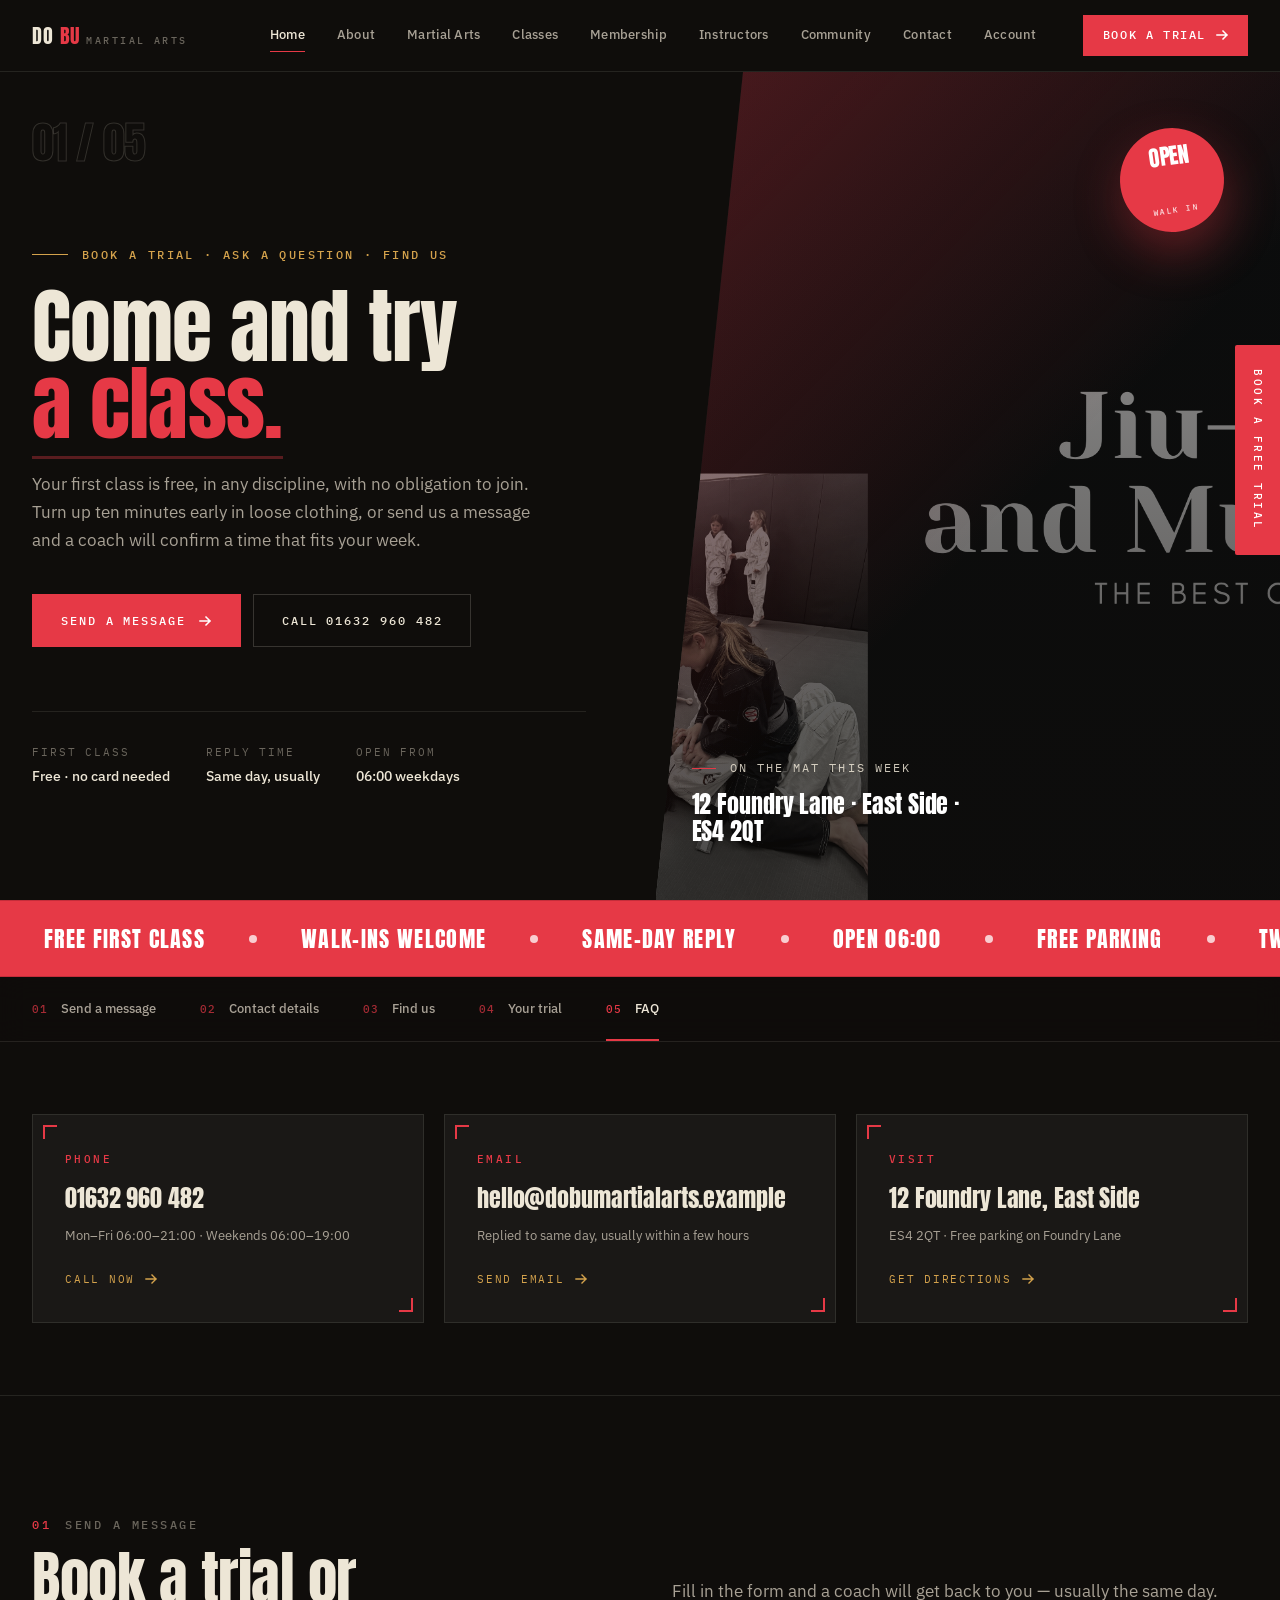
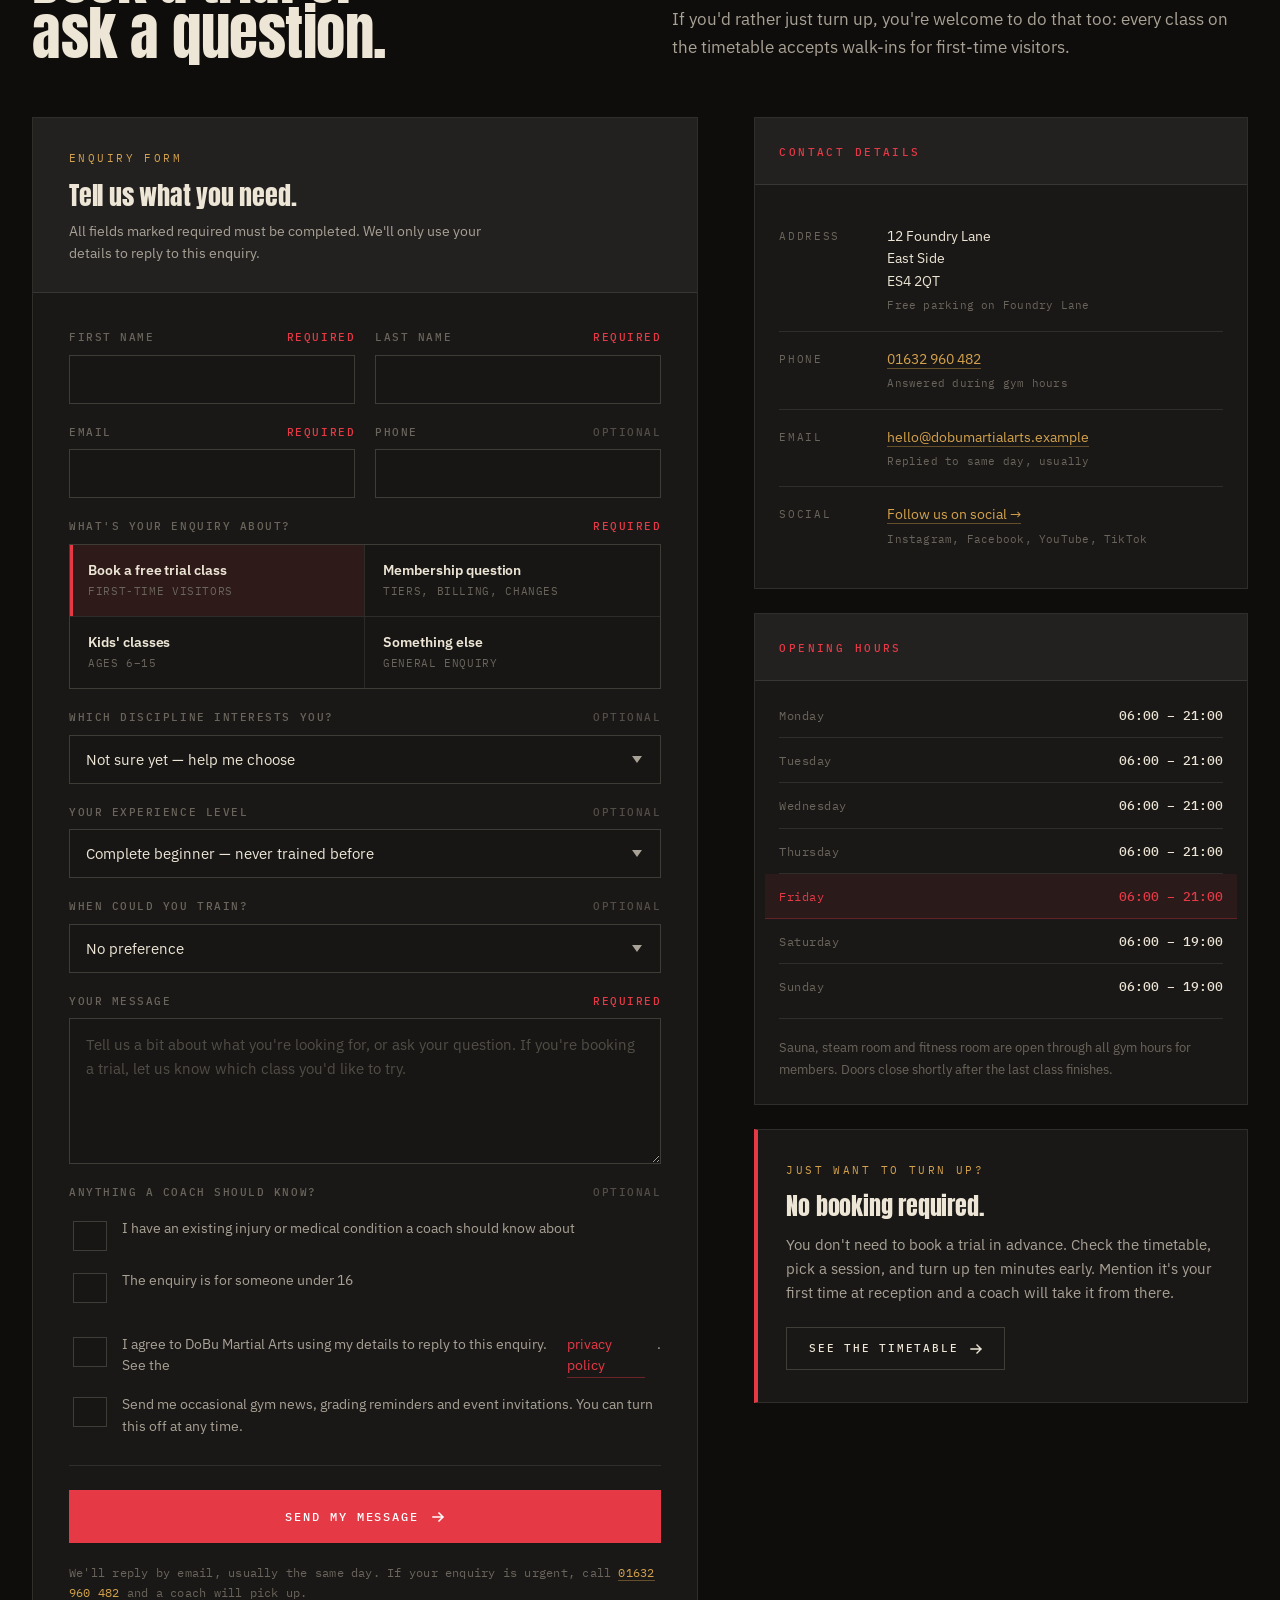
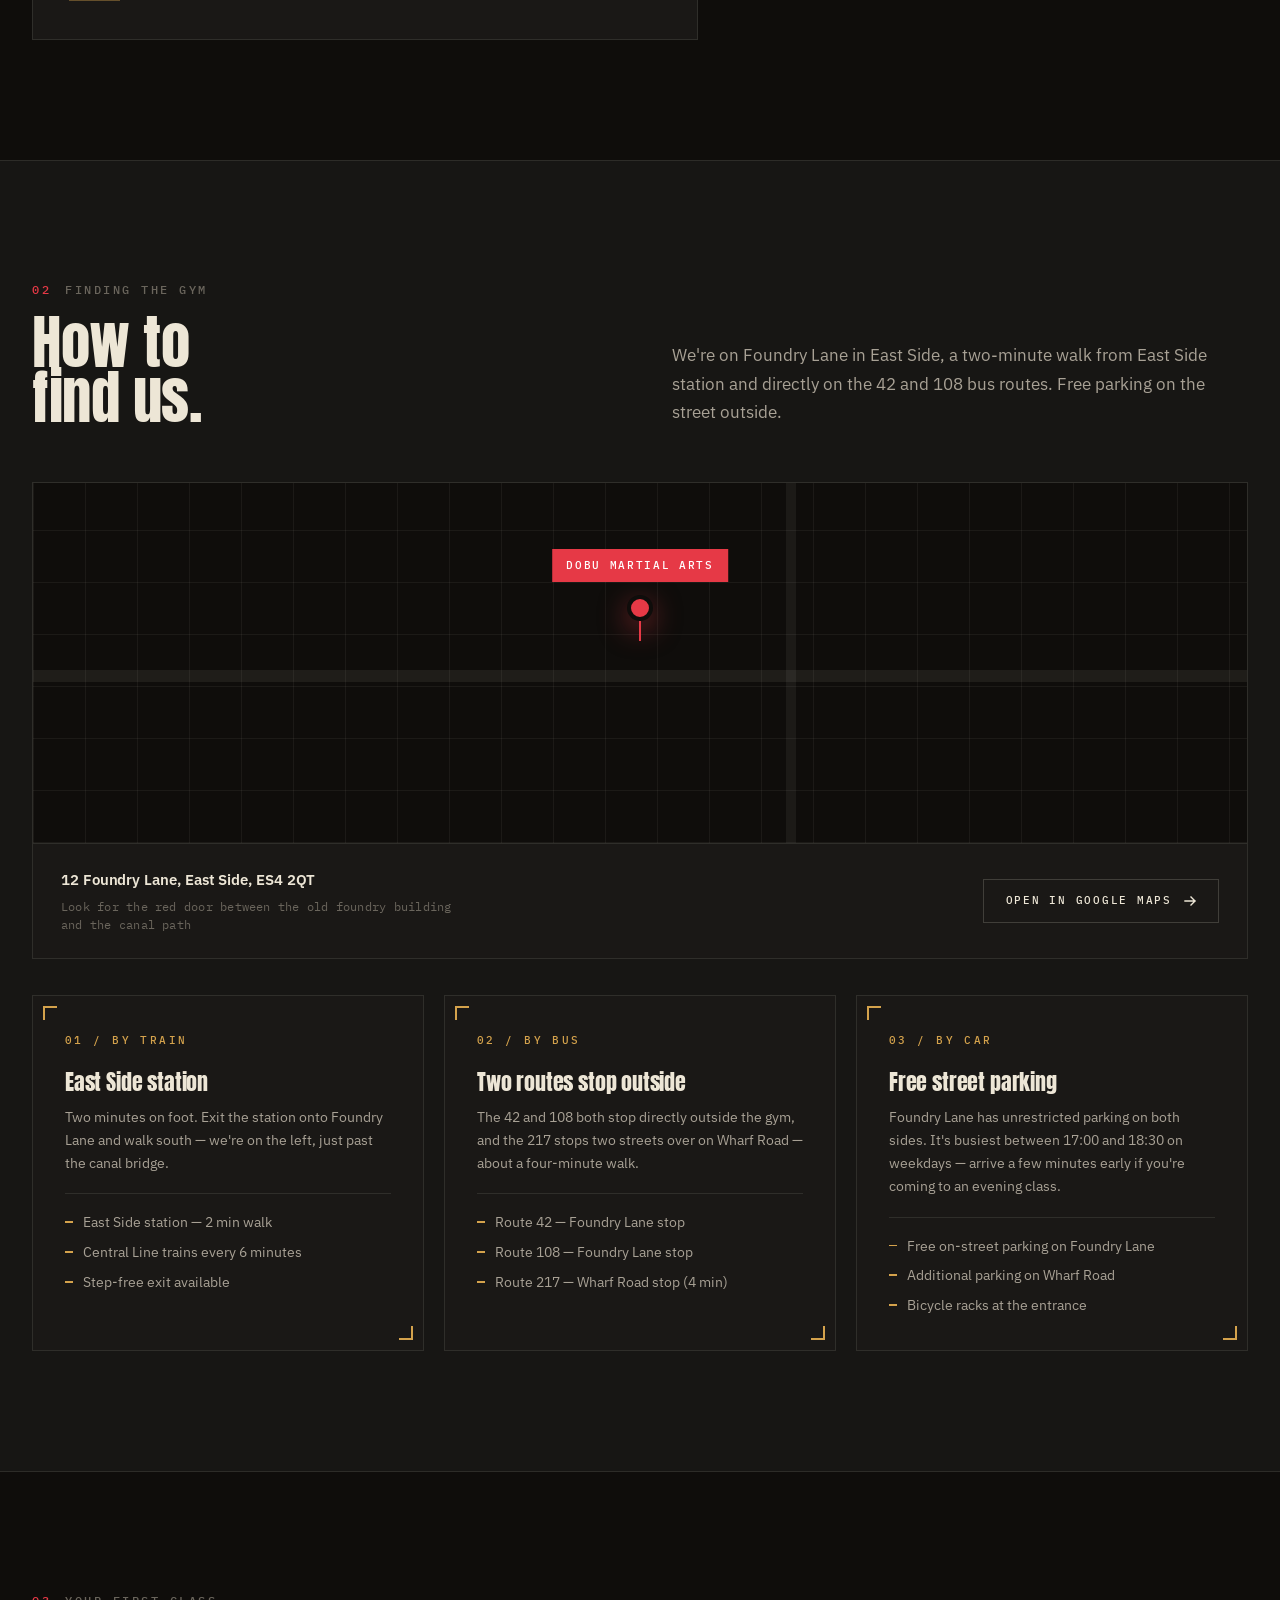
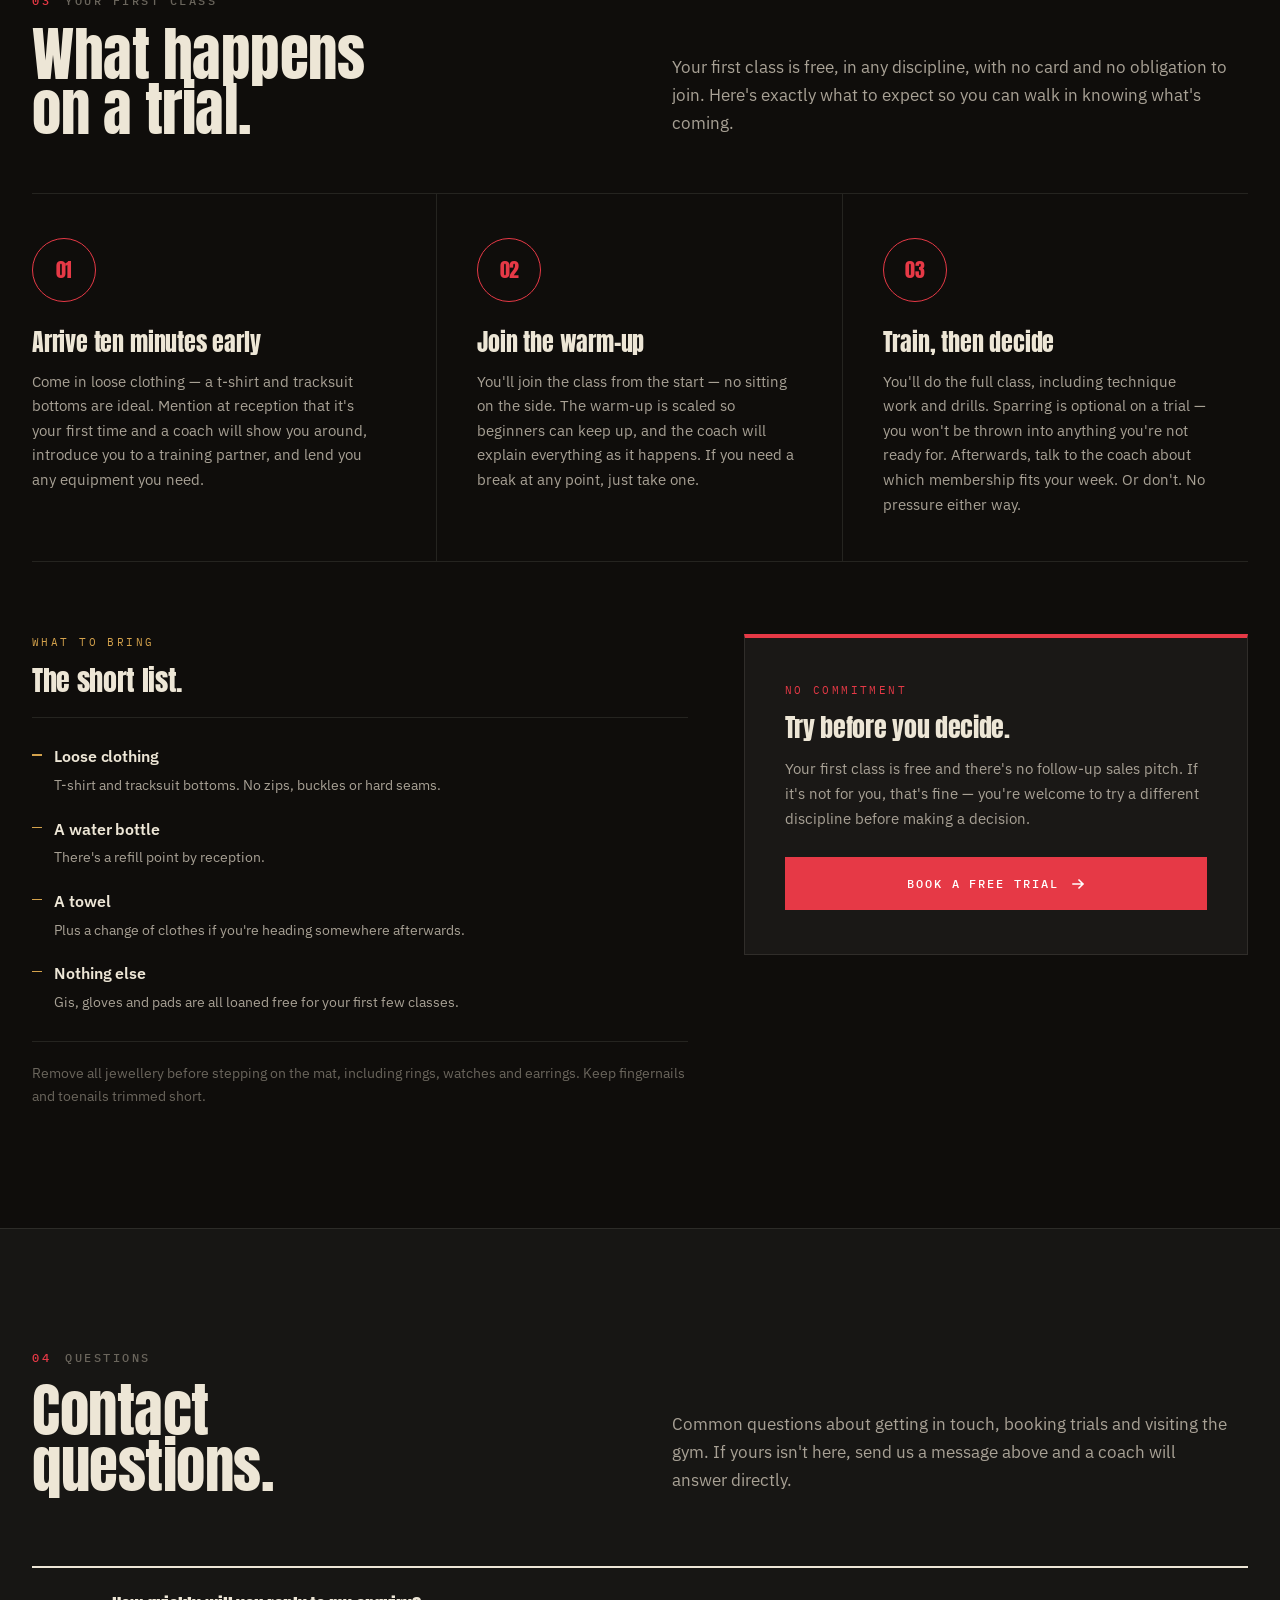
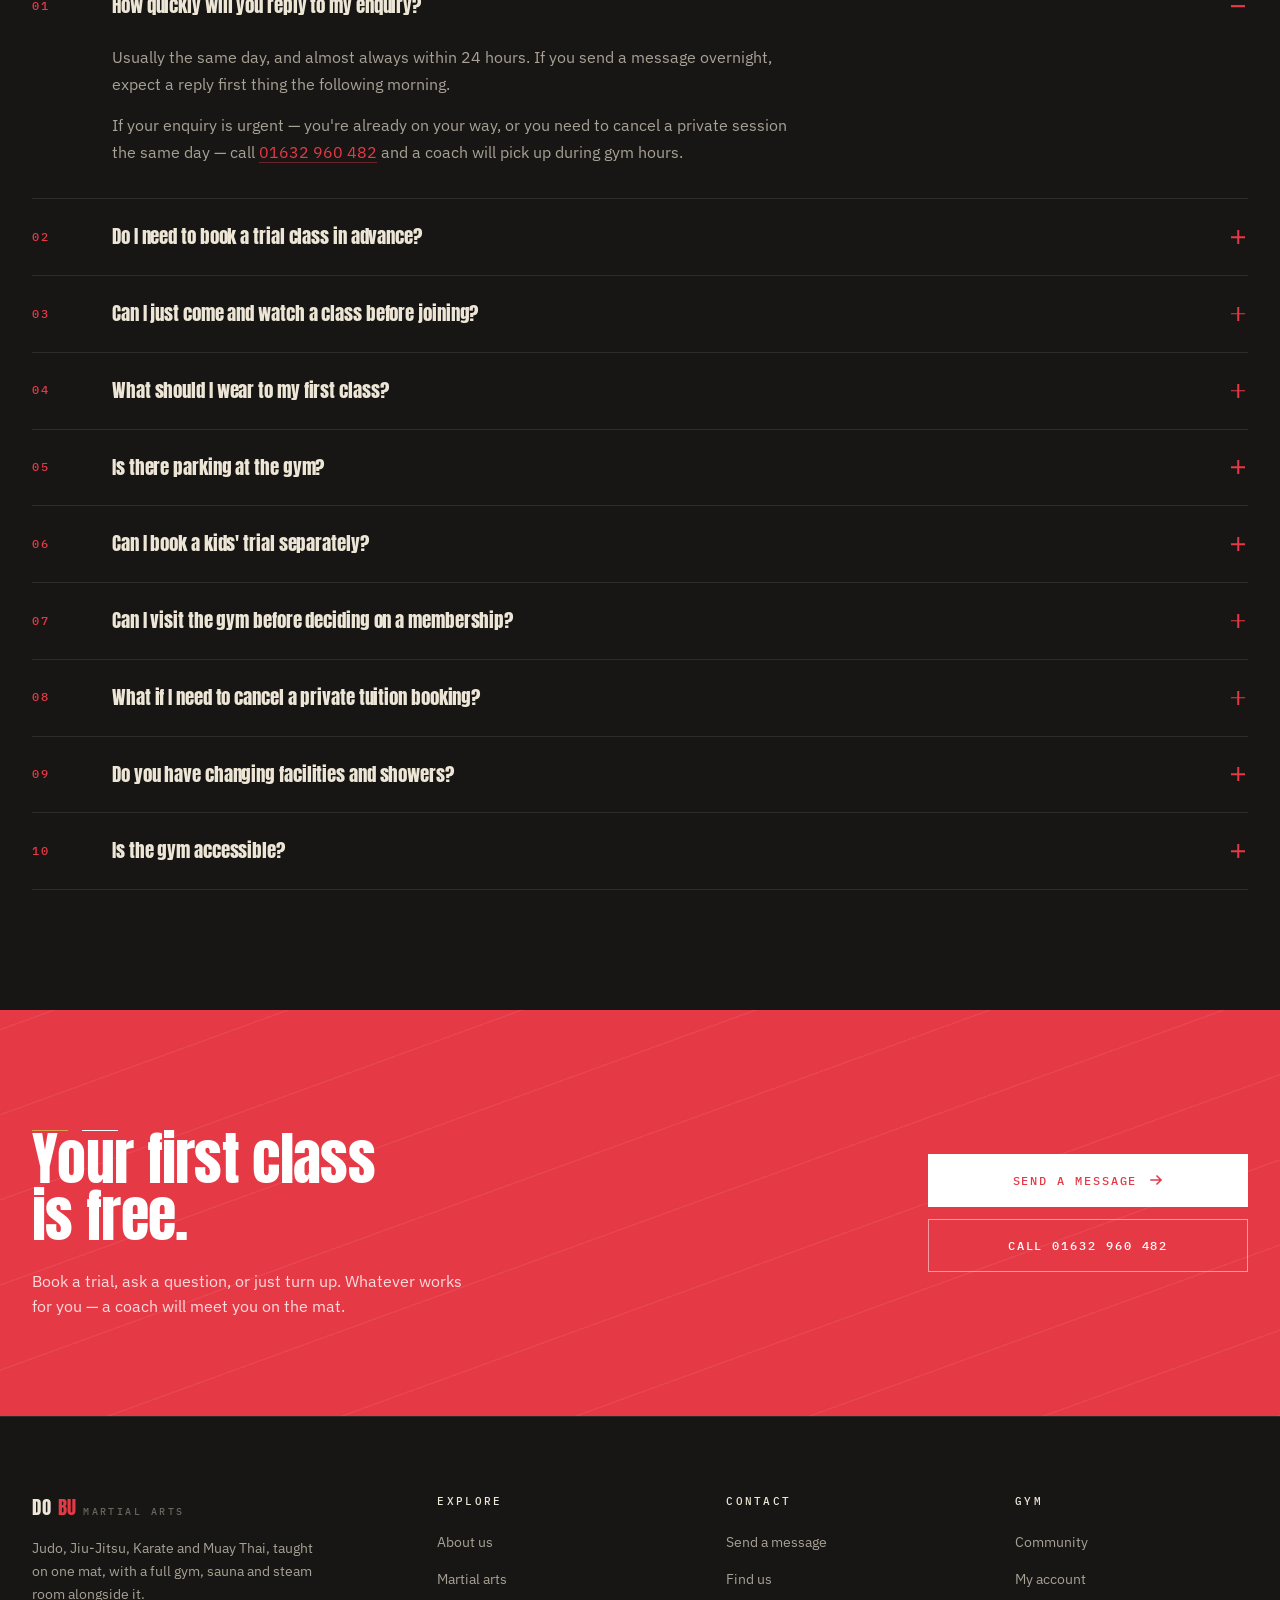
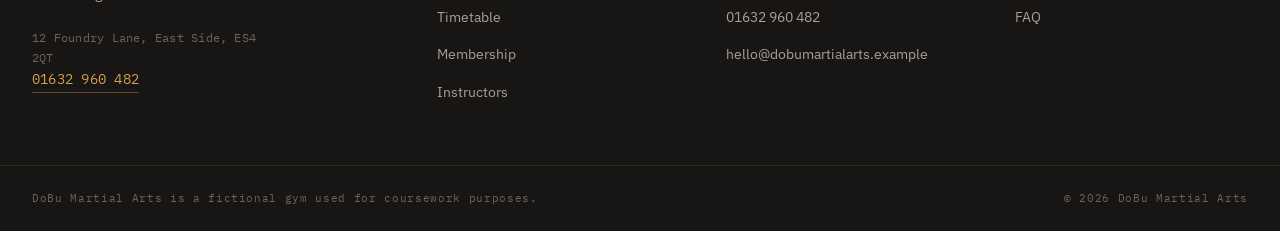
<file: dobu-martial-arts-website/contact.html>
<!DOCTYPE html>
<html lang="en">
<head>
<meta charset="UTF-8">
<meta name="viewport" content="width=device-width, initial-scale=1">
<title>Contact &amp; Book a Free Trial — DoBu Martial Arts</title>
<meta name="description" content="Contact DoBu Martial Arts in East Side. Book a free trial class in Judo, Jiu-Jitsu, Karate or Muay Thai, ask about membership, or find our address and opening hours.">
<meta name="theme-color" content="#0F0D0B">
<link rel="preconnect" href="https://fonts.googleapis.com">
<link rel="preconnect" href="https://fonts.gstatic.com" crossorigin>
<link href="https://fonts.googleapis.com/css2?family=Anton&family=IBM+Plex+Sans:wght@400;500;600;700&family=IBM+Plex+Mono:wght@400;500&display=swap" rel="stylesheet">
<link rel="stylesheet" href="css/contact.css">
</head>

<body data-page="contact">

<a class="skip-link" href="#main">Skip to content</a>
<div id="progress" role="presentation"></div>

<!-- ================= HEADER ================= -->
<header class="sash" id="sash">
  <div class="sash-inner">
    <a class="brand" href="index.html">DO<span>BU</span> <em>MARTIAL ARTS</em></a>

    <button class="nav-toggle" id="navToggle" aria-label="Toggle navigation" aria-expanded="false" aria-controls="navLinks">
      <span></span><span></span><span></span>
    </button>

     <nav class="links" id="navLinks" aria-label="Main navigation">
      <a href="index.html" class="active">Home</a>
      <a href="aboutus.html">About</a>
      <a href="martial-arts.html">Martial Arts</a>
      <a href="timetable.html">Classes</a>
      <a href="membership.html">Membership</a>
      <a href="instructors.html">Instructors</a>
      <a href="community.html">Community</a>
      <a href="contact.html">Contact</a>
      <a href="account.html">Account</a>
    </nav>

    <a class="header-cta" href="#enquiry">
      Book a trial
      <svg width="12" height="12" viewBox="0 0 12 12" fill="none" aria-hidden="true">
        <path d="M1 6h10M7 2l4 4-4 4" stroke="currentColor" stroke-width="1.5" stroke-linecap="square"/>
      </svg>
    </a>
  </div>
</header>

<main id="main">

  <!-- ================= HERO ================= -->
  <section class="hero">
    <div class="hero-grid">

      <div class="hero-panel">
        <span class="hero-num">01 / 05</span>

        <p class="eyebrow reveal">Book a trial · Ask a question · Find us</p>

        <h1 class="reveal">
          Come and try<br>
          <em>a class.</em>
        </h1>

        <p class="lede reveal">
          Your first class is free, in any discipline, with no obligation to join.
          Turn up ten minutes early in loose clothing, or send us a message and a
          coach will confirm a time that fits your week.
        </p>

        <div class="hero-actions reveal">
          <a class="btn" href="#enquiry">
            Send a message
            <svg width="14" height="14" viewBox="0 0 14 14" fill="none" aria-hidden="true">
              <path d="M2 7h10M8 3l4 4-4 4" stroke="currentColor" stroke-width="1.5" stroke-linecap="square"/>
            </svg>
          </a>
          <a class="btn ghost" href="tel:01632960482">Call 01632 960 482</a>
        </div>

        <div class="hero-meta reveal">
          <div class="m-item">
            <span class="m-k">First class</span>
            <span class="m-v">Free · no card needed</span>
          </div>
          <div class="m-item">
            <span class="m-k">Reply time</span>
            <span class="m-v">Same day, usually</span>
          </div>
          <div class="m-item">
            <span class="m-k">Open from</span>
            <span class="m-v">06:00 weekdays</span>
          </div>
        </div>
      </div>

      <div class="hero-visual">
        <img src="images/judo3.png"
             onerror="this.src='https://picsum.photos/seed/dobu-contact-hero/1200/1400'"
             alt="DoBu gym entrance on Foundry Lane" loading="eager" fetchpriority="high">

        <div class="hero-badge">
          OPEN<small>WALK IN</small>
        </div>

        <div class="hero-stamp">
          <span class="stamp-line">On the mat this week</span>
          <span class="stamp-main">12 Foundry Lane · East Side · ES4 2QT</span>
        </div>
      </div>

    </div>
  </section>

  <!-- ================= TICKER ================= -->
  <div class="ticker" aria-hidden="true">
    <div class="ticker-track">
      <span>Free First Class</span><span class="dot"></span>
      <span>Walk-ins Welcome</span><span class="dot"></span>
      <span>Same-Day Reply</span><span class="dot"></span>
      <span>Open 06:00</span><span class="dot"></span>
      <span>Free Parking</span><span class="dot"></span>
      <span>Two-Min Walk</span><span class="dot"></span>
      <span>Step-Free Access</span><span class="dot"></span>
      <span>Kids Welcome</span><span class="dot"></span>
      <span>Free First Class</span><span class="dot"></span>
      <span>Walk-ins Welcome</span><span class="dot"></span>
      <span>Same-Day Reply</span><span class="dot"></span>
      <span>Open 06:00</span><span class="dot"></span>
      <span>Free Parking</span><span class="dot"></span>
      <span>Two-Min Walk</span><span class="dot"></span>
      <span>Step-Free Access</span><span class="dot"></span>
      <span>Kids Welcome</span><span class="dot"></span>
    </div>
  </div>

  <!-- ================= SUBNAV ================= -->
  <nav class="subnav" id="subnav" aria-label="Jump to a section">
    <div class="subnav-inner">
      <a href="#enquiry" class="active"><span class="sn-num">01</span> Send a message</a>
      <a href="#details"><span class="sn-num">02</span> Contact details</a>
      <a href="#find-us"><span class="sn-num">03</span> Find us</a>
      <a href="#trial"><span class="sn-num">04</span> Your trial</a>
      <a href="#faq"><span class="sn-num">05</span> FAQ</a>
    </div>
  </nav>

  <!-- ================= QUICK CONTACT ================= -->
  <section class="quick-section tight">
    <div class="wrap">
      <div class="quick-grid">

        <a class="quick-card reveal" href="tel:01632960482">
          <span class="qc-k">Phone</span>
          <span class="qc-v">01632 960 482</span>
          <span class="qc-sub">Mon–Fri 06:00–21:00 · Weekends 06:00–19:00</span>
          <span class="qc-go">
            Call now
            <svg width="12" height="12" viewBox="0 0 12 12" fill="none" aria-hidden="true">
              <path d="M1 6h10M7 2l4 4-4 4" stroke="currentColor" stroke-width="1.4" stroke-linecap="square"/>
            </svg>
          </span>
        </a>

        <a class="quick-card reveal" href="mailto:hello@dobumartialarts.example">
          <span class="qc-k">Email</span>
          <span class="qc-v">hello@dobumartialarts.example</span>
          <span class="qc-sub">Replied to same day, usually within a few hours</span>
          <span class="qc-go">
            Send email
            <svg width="12" height="12" viewBox="0 0 12 12" fill="none" aria-hidden="true">
              <path d="M1 6h10M7 2l4 4-4 4" stroke="currentColor" stroke-width="1.4" stroke-linecap="square"/>
            </svg>
          </span>
        </a>

        <a class="quick-card reveal" href="#find-us">
          <span class="qc-k">Visit</span>
          <span class="qc-v">12 Foundry Lane, East Side</span>
          <span class="qc-sub">ES4 2QT · Free parking on Foundry Lane</span>
          <span class="qc-go">
            Get directions
            <svg width="12" height="12" viewBox="0 0 12 12" fill="none" aria-hidden="true">
              <path d="M1 6h10M7 2l4 4-4 4" stroke="currentColor" stroke-width="1.4" stroke-linecap="square"/>
            </svg>
          </span>
        </a>

      </div>
    </div>
  </section>

  <!-- ============================================================
       ENQUIRY FORM
       ============================================================ -->
  <section class="enquiry-section" id="enquiry">
    <div class="wrap">

      <div class="enquiry-head">
        <div class="reveal">
          <p class="section-label"><span class="num">01</span> Send a message</p>
          <h2>Book a trial or<br>ask a question.</h2>
        </div>
        <p class="lede reveal">
          Fill in the form and a coach will get back to you — usually the same day.
          If you'd rather just turn up, you're welcome to do that too: every class
          on the timetable accepts walk-ins for first-time visitors.
        </p>
      </div>

      <div class="enquiry-grid">

        <!-- FORM -->
        <div class="reveal">
          <div class="contact-form">

            <div class="form-head">
              <span class="fh-tag">Enquiry form</span>
              <h3>Tell us what you need.</h3>
              <p>All fields marked required must be completed. We'll only use your details to reply to this enquiry.</p>
            </div>

            <div class="form-body" id="formWrap">

              <form id="contactForm" novalidate>

                <div class="form-grid">

                  <div class="field">
                    <label for="c-fname">First name <span class="req">Required</span></label>
                    <input id="c-fname" name="fname" type="text" autocomplete="given-name" required>
                  </div>

                  <div class="field">
                    <label for="c-lname">Last name <span class="req">Required</span></label>
                    <input id="c-lname" name="lname" type="text" autocomplete="family-name" required>
                  </div>

                  <div class="field">
                    <label for="c-email">Email <span class="req">Required</span></label>
                    <input id="c-email" name="email" type="email" autocomplete="email" required>
                  </div>

                  <div class="field">
                    <label for="c-phone">Phone <span class="opt">Optional</span></label>
                    <input id="c-phone" name="phone" type="tel" autocomplete="tel">
                  </div>

                  <div class="field span-2">
                    <label>What's your enquiry about? <span class="req">Required</span></label>
                    <div class="radio-group">
                      <div class="radio-opt">
                        <input id="c-type-trial" name="etype" type="radio" value="trial" checked>
                        <label for="c-type-trial">
                          <span class="r-title">Book a free trial class</span>
                          <span class="r-sub">First-time visitors</span>
                        </label>
                      </div>
                      <div class="radio-opt">
                        <input id="c-type-membership" name="etype" type="radio" value="membership">
                        <label for="c-type-membership">
                          <span class="r-title">Membership question</span>
                          <span class="r-sub">Tiers, billing, changes</span>
                        </label>
                      </div>
                      <div class="radio-opt">
                        <input id="c-type-kids" name="etype" type="radio" value="kids">
                        <label for="c-type-kids">
                          <span class="r-title">Kids' classes</span>
                          <span class="r-sub">Ages 6–15</span>
                        </label>
                      </div>
                      <div class="radio-opt">
                        <input id="c-type-other" name="etype" type="radio" value="other">
                        <label for="c-type-other">
                          <span class="r-title">Something else</span>
                          <span class="r-sub">General enquiry</span>
                        </label>
                      </div>
                    </div>
                  </div>

                  <div class="field span-2">
                    <label for="c-interest">Which discipline interests you? <span class="opt">Optional</span></label>
                    <select id="c-interest" name="interest">
                      <option value="">Not sure yet — help me choose</option>
                      <option value="judo">Judo — throws &amp; groundwork</option>
                      <option value="jiujitsu">Jiu-Jitsu — ground control &amp; submissions</option>
                      <option value="karate">Karate — striking, kata &amp; discipline</option>
                      <option value="muaythai">Muay Thai — striking &amp; clinch work</option>
                      <option value="selfdefence">Six-week beginners' self-defence</option>
                      <option value="fitness">Fitness &amp; personal training</option>
                    </select>
                  </div>

                  <div class="field span-2">
                    <label for="c-experience">Your experience level <span class="opt">Optional</span></label>
                    <select id="c-experience" name="experience">
                      <option value="none">Complete beginner — never trained before</option>
                      <option value="some">Some experience — trained previously</option>
                      <option value="current">Currently training another art</option>
                      <option value="returning">Returning after a break</option>
                    </select>
                  </div>

                  <div class="field span-2">
                    <label for="c-availability">When could you train? <span class="opt">Optional</span></label>
                    <select id="c-availability" name="availability">
                      <option value="">No preference</option>
                      <option value="early">Early mornings (06:00–08:00)</option>
                      <option value="midday">Lunchtime &amp; early afternoon (10:30–14:30)</option>
                      <option value="evening">Evenings (17:30–21:00)</option>
                      <option value="weekend">Weekends</option>
                      <option value="flexible">Flexible — any time works</option>
                    </select>
                  </div>

                  <div class="field span-2">
                    <label for="c-message">Your message <span class="req">Required</span></label>
                    <textarea id="c-message" name="message" rows="5" placeholder="Tell us a bit about what you're looking for, or ask your question. If you're booking a trial, let us know which class you'd like to try." required></textarea>
                  </div>

                  <div class="field span-2">
                    <label>Anything a coach should know? <span class="opt">Optional</span></label>
                    <div class="check-row">
                      <input id="c-injury" name="injury" type="checkbox">
                      <label for="c-injury">I have an existing injury or medical condition a coach should know about</label>
                    </div>
                    <div class="check-row">
                      <input id="c-under16" name="under16" type="checkbox">
                      <label for="c-under16">The enquiry is for someone under 16</label>
                    </div>
                  </div>

                  <div class="field span-2">
                    <div class="check-row">
                      <input id="c-consent" name="consent" type="checkbox" required>
                      <label for="c-consent">
                        I agree to DoBu Martial Arts using my details to reply to this enquiry. See the <a href="#" onclick="return false;">privacy policy</a>.
                      </label>
                    </div>
                    <div class="check-row">
                      <input id="c-marketing" name="marketing" type="checkbox">
                      <label for="c-marketing">
                        Send me occasional gym news, grading reminders and event invitations. You can turn this off at any time.
                      </label>
                    </div>
                  </div>

                </div>

                <div class="form-actions">
                  <button class="btn block" type="submit">
                    Send my message
                    <svg width="14" height="14" viewBox="0 0 14 14" fill="none" aria-hidden="true">
                      <path d="M2 7h10M8 3l4 4-4 4" stroke="currentColor" stroke-width="1.5" stroke-linecap="square"/>
                    </svg>
                  </button>
                </div>

                <p class="form-note">
                  We'll reply by email, usually the same day. If your enquiry is urgent,
                  call <a href="tel:01632960482">01632 960 482</a> and a coach will pick up.
                </p>

              </form>
            </div>

            <!-- SUCCESS STATE -->
            <div class="success-panel" id="successPanel" role="status" aria-live="polite">
              <div class="sp-tick">✓</div>
              <h3>Message sent — thank you.</h3>
              <p>A coach will reply to <strong id="successEmail">your email</strong> shortly, usually the same day. If you're booking a trial, we'll confirm a time and tell you what to bring.</p>
              <p>In the meantime, have a look at the timetable to see which classes fit your week.</p>
              <div class="sp-actions">
                <a class="btn" href="timetable.html">
                  View the timetable
                  <svg width="14" height="14" viewBox="0 0 14 14" fill="none" aria-hidden="true">
                    <path d="M2 7h10M8 3l4 4-4 4" stroke="currentColor" stroke-width="1.5" stroke-linecap="square"/>
                  </svg>
                </a>
                <button class="btn ghost" id="sendAnother" type="button">Send another message</button>
              </div>
            </div>

          </div>
        </div>

        <!-- SIDE INFO -->
        <aside class="side-col reveal">

          <div class="side-card">
            <div class="sc-head">
              <span class="sc-tag">Contact details</span>
            </div>
            <div class="sc-body">
              <dl class="side-rows">
                <div class="side-row">
                  <dt>Address</dt>
                  <dd>
                    12 Foundry Lane<br>
                    East Side<br>
                    ES4 2QT
                    <small>Free parking on Foundry Lane</small>
                  </dd>
                </div>
                <div class="side-row">
                  <dt>Phone</dt>
                  <dd>
                    <a href="tel:01632960482">01632 960 482</a>
                    <small>Answered during gym hours</small>
                  </dd>
                </div>
                <div class="side-row">
                  <dt>Email</dt>
                  <dd>
                    <a href="mailto:hello@dobumartialarts.example">hello@dobumartialarts.example</a>
                    <small>Replied to same day, usually</small>
                  </dd>
                </div>
                <div class="side-row">
                  <dt>Social</dt>
                  <dd>
                    <a href="community.html">Follow us on social →</a>
                    <small>Instagram, Facebook, YouTube, TikTok</small>
                  </dd>
                </div>
              </dl>
            </div>
          </div>

          <div class="side-card">
            <div class="sc-head">
              <span class="sc-tag">Opening hours</span>
            </div>
            <div class="sc-body">
              <div class="hours-list" id="hoursList">
                <div class="h-row" data-day="1"><span class="h-day">Monday</span><span class="h-time">06:00 – 21:00</span></div>
                <div class="h-row" data-day="2"><span class="h-day">Tuesday</span><span class="h-time">06:00 – 21:00</span></div>
                <div class="h-row" data-day="3"><span class="h-day">Wednesday</span><span class="h-time">06:00 – 21:00</span></div>
                <div class="h-row" data-day="4"><span class="h-day">Thursday</span><span class="h-time">06:00 – 21:00</span></div>
                <div class="h-row" data-day="5"><span class="h-day">Friday</span><span class="h-time">06:00 – 21:00</span></div>
                <div class="h-row" data-day="6"><span class="h-day">Saturday</span><span class="h-time">06:00 – 19:00</span></div>
                <div class="h-row" data-day="0"><span class="h-day">Sunday</span><span class="h-time">06:00 – 19:00</span></div>
              </div>
              <p class="hours-note">
                Sauna, steam room and fitness room are open through all gym hours for members.
                Doors close shortly after the last class finishes.
              </p>
            </div>
          </div>

          <div class="side-cta">
            <span class="sct-tag">Just want to turn up?</span>
            <h3>No booking required.</h3>
            <p>You don't need to book a trial in advance. Check the timetable, pick a session, and turn up ten minutes early. Mention it's your first time at reception and a coach will take it from there.</p>
            <a class="btn ghost sm" href="timetable.html">
              See the timetable
              <svg width="12" height="12" viewBox="0 0 12 12" fill="none" aria-hidden="true">
                <path d="M1 6h10M7 2l4 4-4 4" stroke="currentColor" stroke-width="1.4" stroke-linecap="square"/>
              </svg>
            </a>
          </div>

        </aside>

      </div>
    </div>
  </section>

  <!-- ============================================================
       FIND US
       ============================================================ -->
  <section class="find-section" id="find-us">
    <div class="wrap">

      <div class="find-head">
        <div class="reveal">
          <p class="section-label"><span class="num">02</span> Finding the gym</p>
          <h2>How to<br>find us.</h2>
        </div>
        <p class="lede reveal">
          We're on Foundry Lane in East Side, a two-minute walk from East Side
          station and directly on the 42 and 108 bus routes. Free parking on the
          street outside.
        </p>
      </div>

      <div class="map-wrap reveal">
        <div class="map-canvas" role="img" aria-label="Stylised map showing DoBu Martial Arts on Foundry Lane, East Side">
          <div class="map-grid" aria-hidden="true"></div>
          <div class="map-pin">
            <span class="pin-label">DOBU MARTIAL ARTS</span>
            <div class="pin-dot"></div>
            <div class="pin-stem"></div>
          </div>
        </div>

        <div class="map-meta">
          <div class="mm-addr">
            <span class="mm-name">12 Foundry Lane, East Side, ES4 2QT</span>
            <small>Look for the red door between the old foundry building and the canal path</small>
          </div>
          <a class="btn ghost sm" href="https://maps.google.com/?q=12+Foundry+Lane+East+Side" target="_blank" rel="noopener">
            Open in Google Maps
            <svg width="12" height="12" viewBox="0 0 12 12" fill="none" aria-hidden="true">
              <path d="M1 6h10M7 2l4 4-4 4" stroke="currentColor" stroke-width="1.4" stroke-linecap="square"/>
            </svg>
          </a>
        </div>
      </div>

      <div class="find-grid">

        <div class="find-card reveal">
          <span class="fc-num">01 / By train</span>
          <h3>East Side station</h3>
          <p>Two minutes on foot. Exit the station onto Foundry Lane and walk south — we're on the left, just past the canal bridge.</p>
          <ul class="fc-list">
            <li>East Side station — 2 min walk</li>
            <li>Central Line trains every 6 minutes</li>
            <li>Step-free exit available</li>
          </ul>
        </div>

        <div class="find-card reveal">
          <span class="fc-num">02 / By bus</span>
          <h3>Two routes stop outside</h3>
          <p>The 42 and 108 both stop directly outside the gym, and the 217 stops two streets over on Wharf Road — about a four-minute walk.</p>
          <ul class="fc-list">
            <li>Route 42 — Foundry Lane stop</li>
            <li>Route 108 — Foundry Lane stop</li>
            <li>Route 217 — Wharf Road stop (4 min)</li>
          </ul>
        </div>

        <div class="find-card reveal">
          <span class="fc-num">03 / By car</span>
          <h3>Free street parking</h3>
          <p>Foundry Lane has unrestricted parking on both sides. It's busiest between 17:00 and 18:30 on weekdays — arrive a few minutes early if you're coming to an evening class.</p>
          <ul class="fc-list">
            <li>Free on-street parking on Foundry Lane</li>
            <li>Additional parking on Wharf Road</li>
            <li>Bicycle racks at the entrance</li>
          </ul>
        </div>

      </div>
    </div>
  </section>

  <!-- ============================================================
       TRIAL INFORMATION
       ============================================================ -->
  <section class="trial-section" id="trial">
    <div class="wrap">

      <div class="trial-head">
        <div class="reveal">
          <p class="section-label"><span class="num">03</span> Your first class</p>
          <h2>What happens<br>on a trial.</h2>
        </div>
        <p class="lede reveal">
          Your first class is free, in any discipline, with no card and no obligation
          to join. Here's exactly what to expect so you can walk in knowing what's coming.
        </p>
      </div>

      <div class="trial-grid">

        <article class="trial-step reveal">
          <span class="ts-num">01</span>
          <h3>Arrive ten minutes early</h3>
          <p>Come in loose clothing — a t-shirt and tracksuit bottoms are ideal. Mention at reception that it's your first time and a coach will show you around, introduce you to a training partner, and lend you any equipment you need.</p>
        </article>

        <article class="trial-step reveal">
          <span class="ts-num">02</span>
          <h3>Join the warm-up</h3>
          <p>You'll join the class from the start — no sitting on the side. The warm-up is scaled so beginners can keep up, and the coach will explain everything as it happens. If you need a break at any point, just take one.</p>
        </article>

        <article class="trial-step reveal">
          <span class="ts-num">03</span>
          <h3>Train, then decide</h3>
          <p>You'll do the full class, including technique work and drills. Sparring is optional on a trial — you won't be thrown into anything you're not ready for. Afterwards, talk to the coach about which membership fits your week. Or don't. No pressure either way.</p>
        </article>

      </div>

      <div class="trial-lower">

        <div class="trial-bring reveal">
          <span class="tb-tag">What to bring</span>
          <h3>The short list.</h3>
          <ul class="tb-list">
            <li>
              <b>Loose clothing</b>
              <span>T-shirt and tracksuit bottoms. No zips, buckles or hard seams.</span>
            </li>
            <li>
              <b>A water bottle</b>
              <span>There's a refill point by reception.</span>
            </li>
            <li>
              <b>A towel</b>
              <span>Plus a change of clothes if you're heading somewhere afterwards.</span>
            </li>
            <li>
              <b>Nothing else</b>
              <span>Gis, gloves and pads are all loaned free for your first few classes.</span>
            </li>
          </ul>
          <p class="tb-note">Remove all jewellery before stepping on the mat, including rings, watches and earrings. Keep fingernails and toenails trimmed short.</p>
        </div>

        <aside class="trial-cta reveal">
          <span class="tct-tag">No commitment</span>
          <h3>Try before you decide.</h3>
          <p>Your first class is free and there's no follow-up sales pitch. If it's not for you, that's fine — you're welcome to try a different discipline before making a decision.</p>
          <a class="btn" href="#enquiry">
            Book a free trial
            <svg width="14" height="14" viewBox="0 0 14 14" fill="none" aria-hidden="true">
              <path d="M2 7h10M8 3l4 4-4 4" stroke="currentColor" stroke-width="1.5" stroke-linecap="square"/>
            </svg>
          </a>
        </aside>

      </div>
    </div>
  </section>

  <!-- ============================================================
       FAQ
       ============================================================ -->
  <section class="faq-section" id="faq">
    <div class="wrap">
      <div class="faq-head">
        <div class="reveal">
          <p class="section-label"><span class="num">04</span> Questions</p>
          <h2>Contact<br>questions.</h2>
        </div>
        <p class="lede reveal">
          Common questions about getting in touch, booking trials and visiting the
          gym. If yours isn't here, send us a message above and a coach will answer
          directly.
        </p>
      </div>

      <div class="faq reveal">

        <details open>
          <summary>
            <span class="faq-num">01</span>
            <span class="faq-q">How quickly will you reply to my enquiry?</span>
            <span class="faq-icon" aria-hidden="true"></span>
          </summary>
          <div class="faq-a">
            <p>Usually the same day, and almost always within 24 hours. If you send a message overnight, expect a reply first thing the following morning.</p>
            <p>If your enquiry is urgent — you're already on your way, or you need to cancel a private session the same day — call <a href="tel:01632960482">01632 960 482</a> and a coach will pick up during gym hours.</p>
          </div>
        </details>

        <details>
          <summary>
            <span class="faq-num">02</span>
            <span class="faq-q">Do I need to book a trial class in advance?</span>
            <span class="faq-icon" aria-hidden="true"></span>
          </summary>
          <div class="faq-a">
            <p>No — you can just turn up to any class on the timetable for a free trial. Mention at reception that it's your first time and a coach will look after you.</p>
            <p>That said, sending a message first is useful if you have questions, want a recommendation on which discipline to start with, or would like the coach to expect you.</p>
          </div>
        </details>

        <details>
          <summary>
            <span class="faq-num">03</span>
            <span class="faq-q">Can I just come and watch a class before joining?</span>
            <span class="faq-icon" aria-hidden="true"></span>
          </summary>
          <div class="faq-a">
            <p>Absolutely. You're welcome to come and watch any session from the seating area before deciding. There's no obligation and nobody will approach you to sign up.</p>
            <p>That said, most people find it easier to just join a free trial — you'll learn far more in ten minutes on the mat than an hour watching.</p>
          </div>
        </details>

        <details>
          <summary>
            <span class="faq-num">04</span>
            <span class="faq-q">What should I wear to my first class?</span>
            <span class="faq-icon" aria-hidden="true"></span>
          </summary>
          <div class="faq-a">
            <p>Loose, comfortable clothing you can move in — a t-shirt and tracksuit bottoms are ideal. Avoid anything with zips, buckles or hard seams, since you'll be in close contact with other students.</p>
            <p>We lend gis and gloves free for your first few classes, so you don't need to buy any equipment before trying a discipline.</p>
          </div>
        </details>

        <details>
          <summary>
            <span class="faq-num">05</span>
            <span class="faq-q">Is there parking at the gym?</span>
            <span class="faq-icon" aria-hidden="true"></span>
          </summary>
          <div class="faq-a">
            <p>Yes — free on-street parking on Foundry Lane, both sides. It's busiest between 17:00 and 18:30 on weekdays, so arrive a few minutes early if you're coming to an evening class.</p>
            <p>There's additional parking on Wharf Road, about a four-minute walk away, and bicycle racks at the gym entrance.</p>
          </div>
        </details>

        <details>
          <summary>
            <span class="faq-num">06</span>
            <span class="faq-q">Can I book a kids' trial separately?</span>
            <span class="faq-icon" aria-hidden="true"></span>
          </summary>
          <div class="faq-a">
            <p>Yes. Select "Kids' classes" in the enquiry form and mention your child's age in the message. Kids' trials run in the same 15:00–17:00 slot as the regular junior classes, Monday to Friday.</p>
            <p>Parents are welcome to watch from the seating area for the first session, and Sarah, Guy or Mauricio will take your child through the basics at their pace.</p>
          </div>
        </details>

        <details>
          <summary>
            <span class="faq-num">07</span>
            <span class="faq-q">Can I visit the gym before deciding on a membership?</span>
            <span class="faq-icon" aria-hidden="true"></span>
          </summary>
          <div class="faq-a">
            <p>Yes — come and have a look around any time during gym hours. Reception can show you the matted area, the fitness room, the changing rooms, sauna and steam room, and answer any questions about the timetable.</p>
            <p>If you want to use the fitness room on a casual basis while you decide, that's £6.00 per visit with no membership required.</p>
          </div>
        </details>

        <details>
          <summary>
            <span class="faq-num">08</span>
            <span class="faq-q">What if I need to cancel a private tuition booking?</span>
            <span class="faq-icon" aria-hidden="true"></span>
          </summary>
          <div class="faq-a">
            <p>Just let us know as soon as you can — ideally at least 24 hours in advance. There's no cancellation charge, but the coach's time is booked specifically for you, so as much notice as possible helps.</p>
            <p>You can reschedule to a different time at no cost, or cancel entirely and book again later.</p>
          </div>
        </details>

        <details>
          <summary>
            <span class="faq-num">09</span>
            <span class="faq-q">Do you have changing facilities and showers?</span>
            <span class="faq-icon" aria-hidden="true"></span>
          </summary>
          <div class="faq-a">
            <p>Yes. Full changing rooms with lockers and showers, available before and after every session. Towels are available at reception, and the sauna and steam room are open through all gym hours for members.</p>
            <p>Lockers are free to use — bring your own padlock if you'd like to secure your belongings.</p>
          </div>
        </details>

        <details>
          <summary>
            <span class="faq-num">10</span>
            <span class="faq-q">Is the gym accessible?</span>
            <span class="faq-icon" aria-hidden="true"></span>
          </summary>
          <div class="faq-a">
            <p>The gym is on the ground floor with step-free access from Foundry Lane. There's an accessible toilet and changing facility, and a seating area next to the mat.</p>
            <p>If you have specific access requirements, mention them in the enquiry form or call ahead and we'll make sure everything's ready when you arrive.</p>
          </div>
        </details>

      </div>
    </div>
  </section>

  <!-- ================= FINAL CTA ================= -->
  <section class="final-cta">
    <div class="final-inner">
      <div class="reveal">
        <p class="eyebrow" style="color:#fff">
          <span style="background:#fff;width:36px;height:1px;display:inline-block"></span>
        </p>
        <h2>Your first class<br>is free.</h2>
        <p>Book a trial, ask a question, or just turn up. Whatever works for you — a coach will meet you on the mat.</p>
      </div>

      <div class="final-actions reveal">
        <a class="btn" href="#enquiry">
          Send a message
          <svg width="14" height="14" viewBox="0 0 14 14" fill="none" aria-hidden="true">
            <path d="M2 7h10M8 3l4 4-4 4" stroke="currentColor" stroke-width="1.5" stroke-linecap="square"/>
          </svg>
        </a>
        <a class="btn ghost" href="tel:01632960482">Call 01632 960 482</a>
      </div>
    </div>
  </section>

</main>

<!-- ================= TOAST ================= -->
<div class="toast" id="toast" role="status" aria-live="polite"></div>

<!-- ================= FOOTER ================= -->
<footer>
  <div class="footer-top">

    <div class="footer-brand">
      <a class="brand" href="index.html">DO<span>BU</span> <em>MARTIAL ARTS</em></a>
      <p>Judo, Jiu-Jitsu, Karate and Muay Thai, taught on one mat, with a full gym, sauna and steam room alongside it.</p>
      <p class="footer-addr">
        12 Foundry Lane, East Side, ES4 2QT<br>
        <a href="tel:01632960482">01632 960 482</a>
      </p>
    </div>

    <div>
      <h4>Explore</h4>
      <ul>
        <li><a href="aboutus.html">About us</a></li>
        <li><a href="martial-arts.html">Martial arts</a></li>
        <li><a href="timetable.html">Timetable</a></li>
        <li><a href="membership.html">Membership</a></li>
        <li><a href="instructors.html">Instructors</a></li>
      </ul>
    </div>

    <div>
      <h4>Contact</h4>
      <ul>
        <li><a href="#enquiry">Send a message</a></li>
        <li><a href="#find-us">Find us</a></li>
        <li><a href="tel:01632960482">01632 960 482</a></li>
        <li><a href="mailto:hello@dobumartialarts.example">hello@dobumartialarts.example</a></li>
      </ul>
    </div>

    <div>
      <h4>Gym</h4>
      <ul>
        <li><a href="community.html">Community</a></li>
        <li><a href="account.html">My account</a></li>
        <li><a href="contact.html#faq">FAQ</a></li>
      </ul>
    </div>

  </div>

  <div class="footer-bottom">
    <span>DoBu Martial Arts is a fictional gym used for coursework purposes.</span>
    <span>&copy; <span id="year">2026</span> DoBu Martial Arts</span>
  </div>
</footer>

<!-- ================= FLOATING ELEMENTS ================= -->
<a class="float-cta" href="#enquiry">Book a free trial</a>
<button class="to-top" id="toTop" aria-label="Back to top">
  <svg width="16" height="16" viewBox="0 0 16 16" fill="none" aria-hidden="true">
    <path d="M8 13V3M3.5 7.5L8 3l4.5 4.5" stroke="currentColor" stroke-width="1.6" stroke-linecap="square"/>
  </svg>
</button>

<script>
(function () {
  'use strict';

  var sash      = document.getElementById('sash');
  var progress  = document.getElementById('progress');
  var toTop     = document.getElementById('toTop');
  var navToggle = document.getElementById('navToggle');
  var navLinks  = document.getElementById('navLinks');
  var subnav    = document.getElementById('subnav');
  var docEl     = document.documentElement;

  /* ---------- toast ---------- */
  var toastEl = document.getElementById('toast');
  var toastTimer;

  function showToast(message) {
    if (!toastEl || !message) return;
    toastEl.textContent = message;
    toastEl.classList.add('show');
    clearTimeout(toastTimer);
    toastTimer = setTimeout(function () {
      toastEl.classList.remove('show');
    }, 3200);
  }

  /* ---------- scroll ---------- */
  var ticking = false;
  function onScroll() {
    var y = window.pageYOffset || docEl.scrollTop;
    var max = docEl.scrollHeight - window.innerHeight;

    if (sash) sash.classList.toggle('scrolled', y > 8);
    if (toTop) toTop.classList.toggle('show', y > 700);
    if (progress) progress.style.width = (max > 0 ? (y / max) * 100 : 0) + '%';

    ticking = false;
  }
  window.addEventListener('scroll', function () {
    if (!ticking) { window.requestAnimationFrame(onScroll); ticking = true; }
  }, { passive: true });
  onScroll();

  if (toTop) {
    toTop.addEventListener('click', function () {
      window.scrollTo({ top: 0, behavior: 'smooth' });
    });
  }

  /* ---------- mobile nav ---------- */
  function closeNav() {
    if (!navLinks || !navToggle) return;
    navLinks.classList.remove('open');
    navToggle.classList.remove('open');
    navToggle.setAttribute('aria-expanded', 'false');
  }
  if (navToggle && navLinks) {
    navToggle.addEventListener('click', function (e) {
      e.stopPropagation();
      var open = navLinks.classList.toggle('open');
      navToggle.classList.toggle('open', open);
      navToggle.setAttribute('aria-expanded', open ? 'true' : 'false');
    });
    navLinks.addEventListener('click', function (e) {
      if (e.target.tagName === 'A') closeNav();
    });
    document.addEventListener('keydown', function (e) {
      if (e.key === 'Escape') closeNav();
    });
    document.addEventListener('click', function (e) {
      if (!navLinks.classList.contains('open')) return;
      if (navLinks.contains(e.target) || navToggle.contains(e.target)) return;
      closeNav();
    });
  }

  /* ---------- smooth anchors ---------- */
  function scrollOffset() {
    var sashH   = sash   ? sash.offsetHeight   : 0;
    var subnavH = subnav ? subnav.offsetHeight : 0;
    return sashH + subnavH + 20;
  }
  document.querySelectorAll('a[href^="#"]').forEach(function (link) {
    link.addEventListener('click', function (e) {
      var id = link.getAttribute('href');
      if (!id || id === '#') return;
      var target = document.querySelector(id);
      if (!target) return;
      e.preventDefault();
      var top = target.getBoundingClientRect().top + window.pageYOffset - scrollOffset();
      window.scrollTo({ top: top, behavior: 'smooth' });
      if (history.replaceState) history.replaceState(null, '', id);
    });
  });

  /* ---------- subnav scrollspy ---------- */
  var subLinks = subnav ? Array.prototype.slice.call(subnav.querySelectorAll('a')) : [];
  if (subLinks.length && 'IntersectionObserver' in window) {
    var sections = subLinks
      .map(function (a) { return document.querySelector(a.getAttribute('href')); })
      .filter(Boolean);
    var spy = new IntersectionObserver(function (entries) {
      entries.forEach(function (entry) {
        if (!entry.isIntersecting) return;
        var id = '#' + entry.target.id;
        subLinks.forEach(function (a) {
          a.classList.toggle('active', a.getAttribute('href') === id);
        });
      });
    }, { rootMargin: '-160px 0px -55% 0px', threshold: 0 });
    sections.forEach(function (s) { spy.observe(s); });
  }

  /* ---------- contact form ---------- */
  var contactForm  = document.getElementById('contactForm');
  var formWrap     = document.getElementById('formWrap');
  var successPanel = document.getElementById('successPanel');
  var successEmail = document.getElementById('successEmail');
  var sendAnother  = document.getElementById('sendAnother');

  function validateField(field) {
    if (!field) return true;
    var valid = field.checkValidity();
    field.style.borderColor = valid ? '' : 'var(--red)';
    field.style.boxShadow   = valid ? '' : '0 0 0 3px rgba(230,57,70,.18)';
    return valid;
  }

  if (contactForm) {
    contactForm.querySelectorAll('input, select, textarea').forEach(function (f) {
      f.addEventListener('blur', function () {
        if (f.type === 'checkbox' || f.type === 'radio') return;
        if (!f.value && !f.required) return;
        validateField(f);
      });
      f.addEventListener('input', function () {
        if (f.style.borderColor === 'var(--red)') validateField(f);
      });
    });

    contactForm.addEventListener('submit', function (e) {
      e.preventDefault();

      var valid = true;
      var firstInvalid = null;

      contactForm.querySelectorAll('[required]').forEach(function (f) {
        if (!validateField(f)) {
          valid = false;
          if (!firstInvalid) firstInvalid = f;
        }
      });

      if (!valid) {
        showToast('Please complete the required fields.');
        if (firstInvalid) {
          var top = firstInvalid.getBoundingClientRect().top + window.pageYOffset - scrollOffset() - 40;
          window.scrollTo({ top: top, behavior: 'smooth' });
          setTimeout(function () { firstInvalid.focus(); }, 400);
        }
        return;
      }

      var emailInput = document.getElementById('c-email');
      var email = emailInput ? emailInput.value : 'your email';
      if (successEmail) successEmail.textContent = email;

      if (formWrap) formWrap.style.display = 'none';
      if (successPanel) successPanel.classList.add('show');

      var top = successPanel.getBoundingClientRect().top + window.pageYOffset - scrollOffset() - 20;
      window.scrollTo({ top: top, behavior: 'smooth' });

      showToast('Message sent — a coach will reply shortly.');
    });
  }

  if (sendAnother) {
    sendAnother.addEventListener('click', function () {
      if (contactForm) contactForm.reset();

      contactForm.querySelectorAll('input, select, textarea').forEach(function (f) {
        f.style.borderColor = '';
        f.style.boxShadow   = '';
      });

      if (successPanel) successPanel.classList.remove('show');
      if (formWrap)     formWrap.style.display = '';

      var top = formWrap.getBoundingClientRect().top + window.pageYOffset - scrollOffset() - 20;
      window.scrollTo({ top: top, behavior: 'smooth' });

      showToast('Form cleared — ready for a new message.');
    });
  }

  /* ---------- today's opening hours ---------- */
  var hoursList = document.getElementById('hoursList');
  if (hoursList) {
    var today = new Date().getDay();
    var row = hoursList.querySelector('.h-row[data-day="' + today + '"]');
    if (row) row.classList.add('today');
  }

  /* ---------- reveal ---------- */
  var revealItems  = document.querySelectorAll('.reveal');
  var reduceMotion = window.matchMedia('(prefers-reduced-motion: reduce)').matches;
  if ('IntersectionObserver' in window && !reduceMotion) {
    var observer = new IntersectionObserver(function (entries) {
      entries.forEach(function (entry) {
        if (entry.isIntersecting) {
          entry.target.classList.add('in');
          observer.unobserve(entry.target);
        }
      });
    }, { threshold: 0.12, rootMargin: '0px 0px -70px 0px' });

    revealItems.forEach(function (el, i) {
      el.style.transitionDelay = (Math.min(i % 4, 3) * 80) + 'ms';
      observer.observe(el);
    });
  } else {
    revealItems.forEach(function (el) { el.classList.add('in'); });
  }

  /* ---------- year ---------- */
  var yearEl = document.getElementById('year');
  if (yearEl) yearEl.textContent = new Date().getFullYear();

  /* ---------- deep link ---------- */
  if (location.hash) {
    var initial = document.querySelector(location.hash);
    if (initial) {
      window.setTimeout(function () {
        var top = initial.getBoundingClientRect().top + window.pageYOffset - scrollOffset();
        window.scrollTo({ top: top, behavior: 'auto' });
      }, 60);
    }
  }

})();
</script>

</body>
</html>
</file>
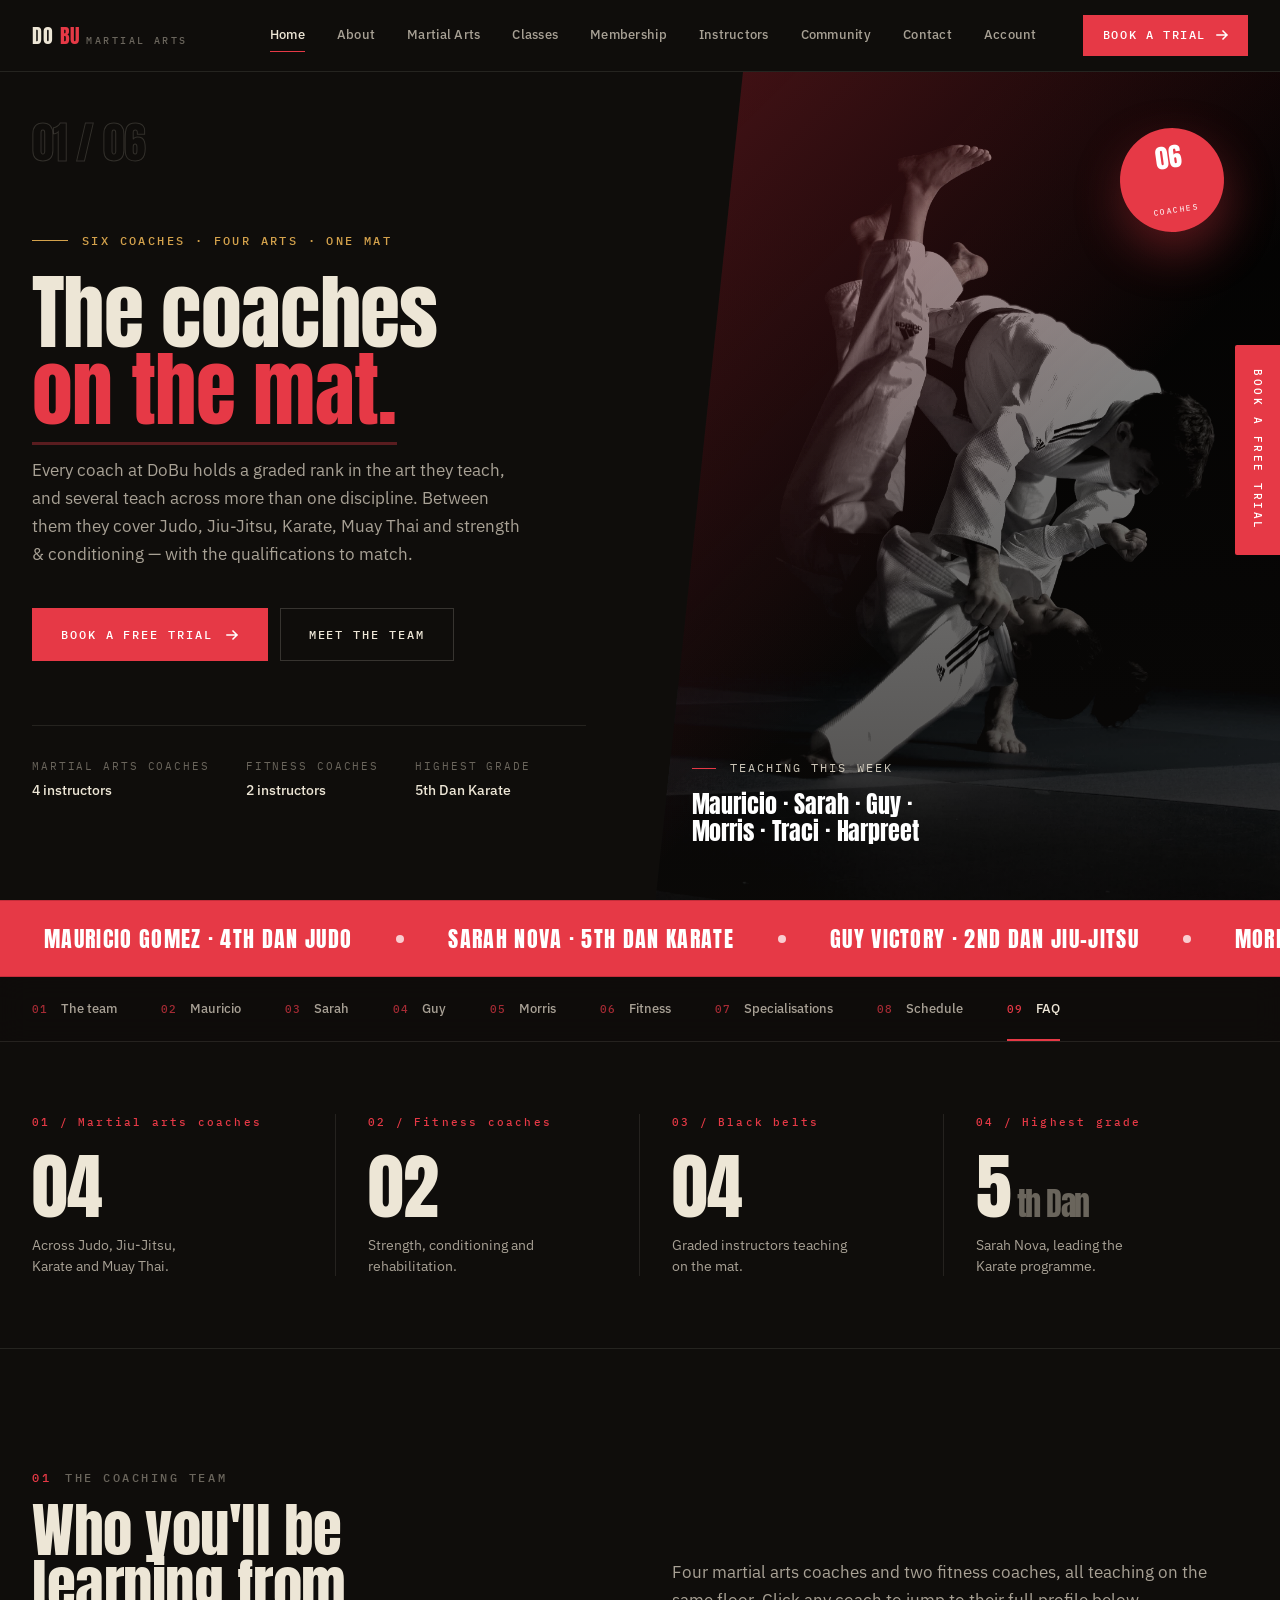
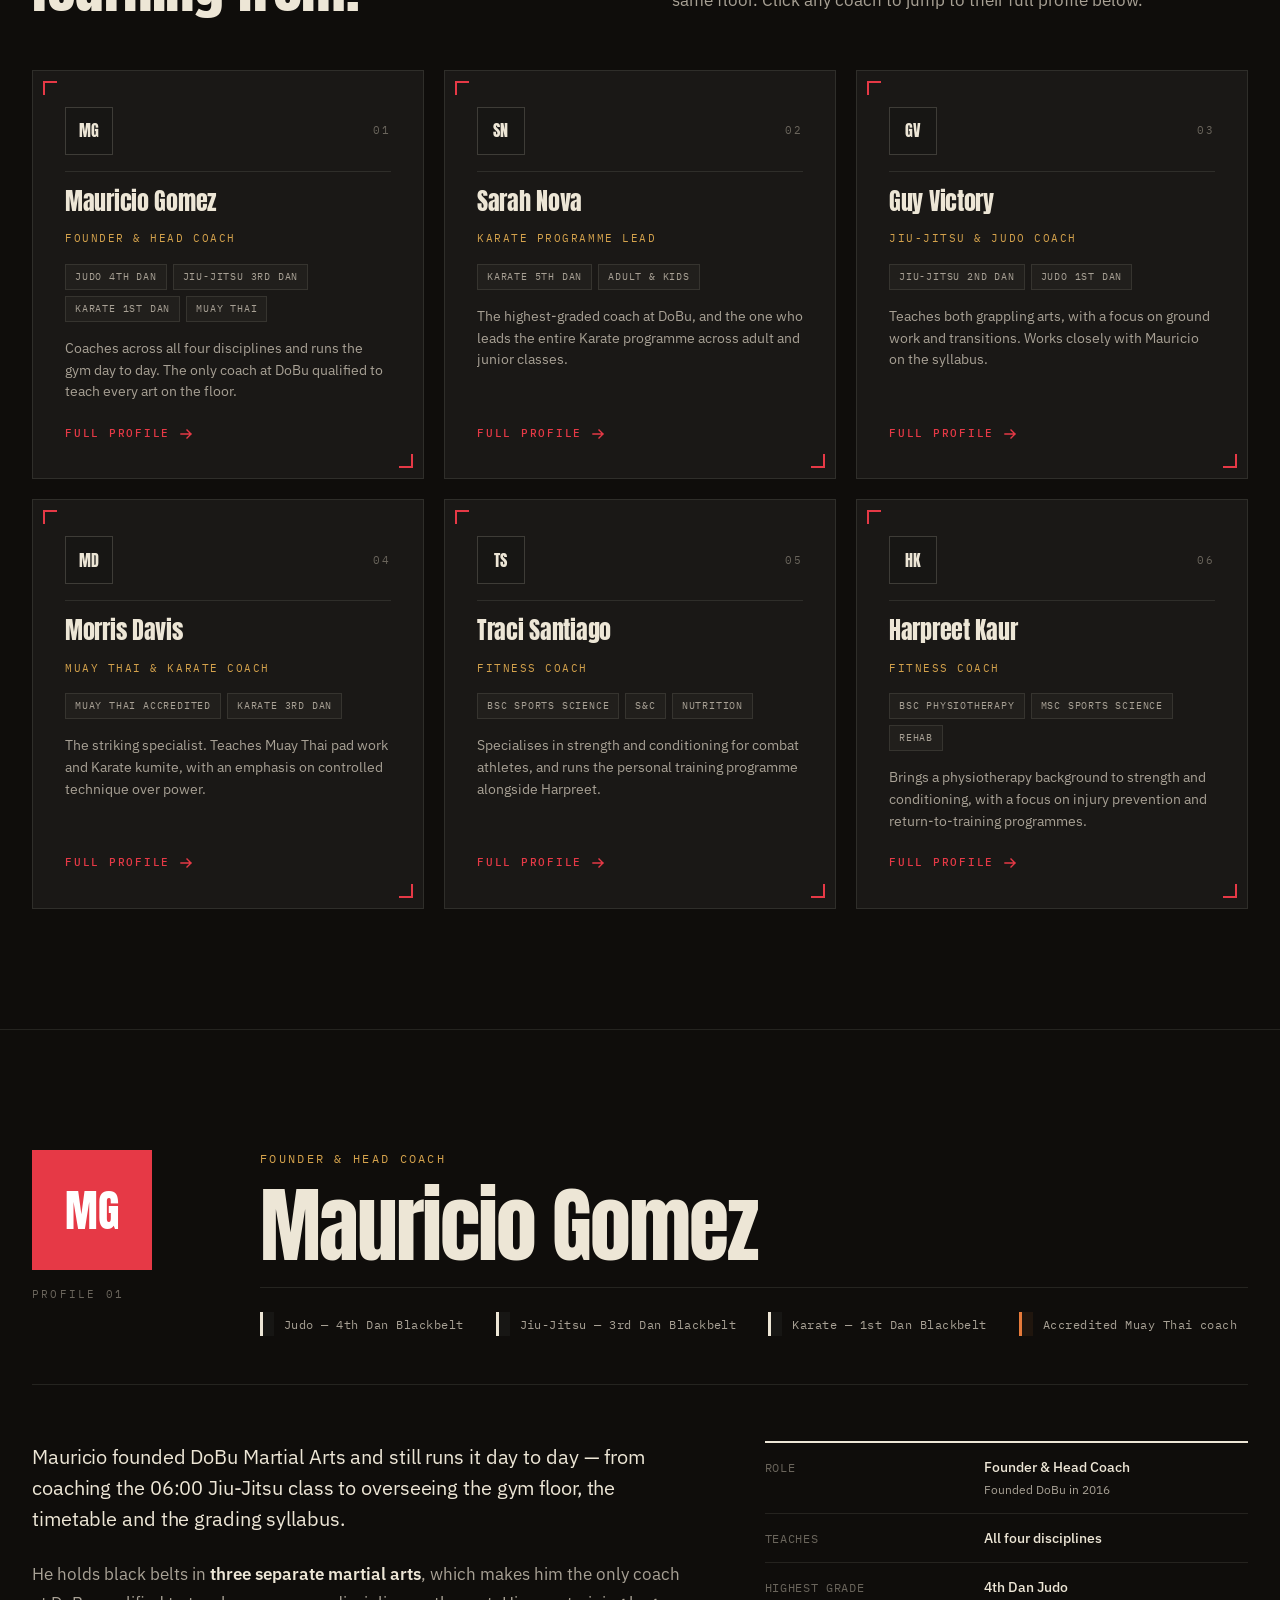
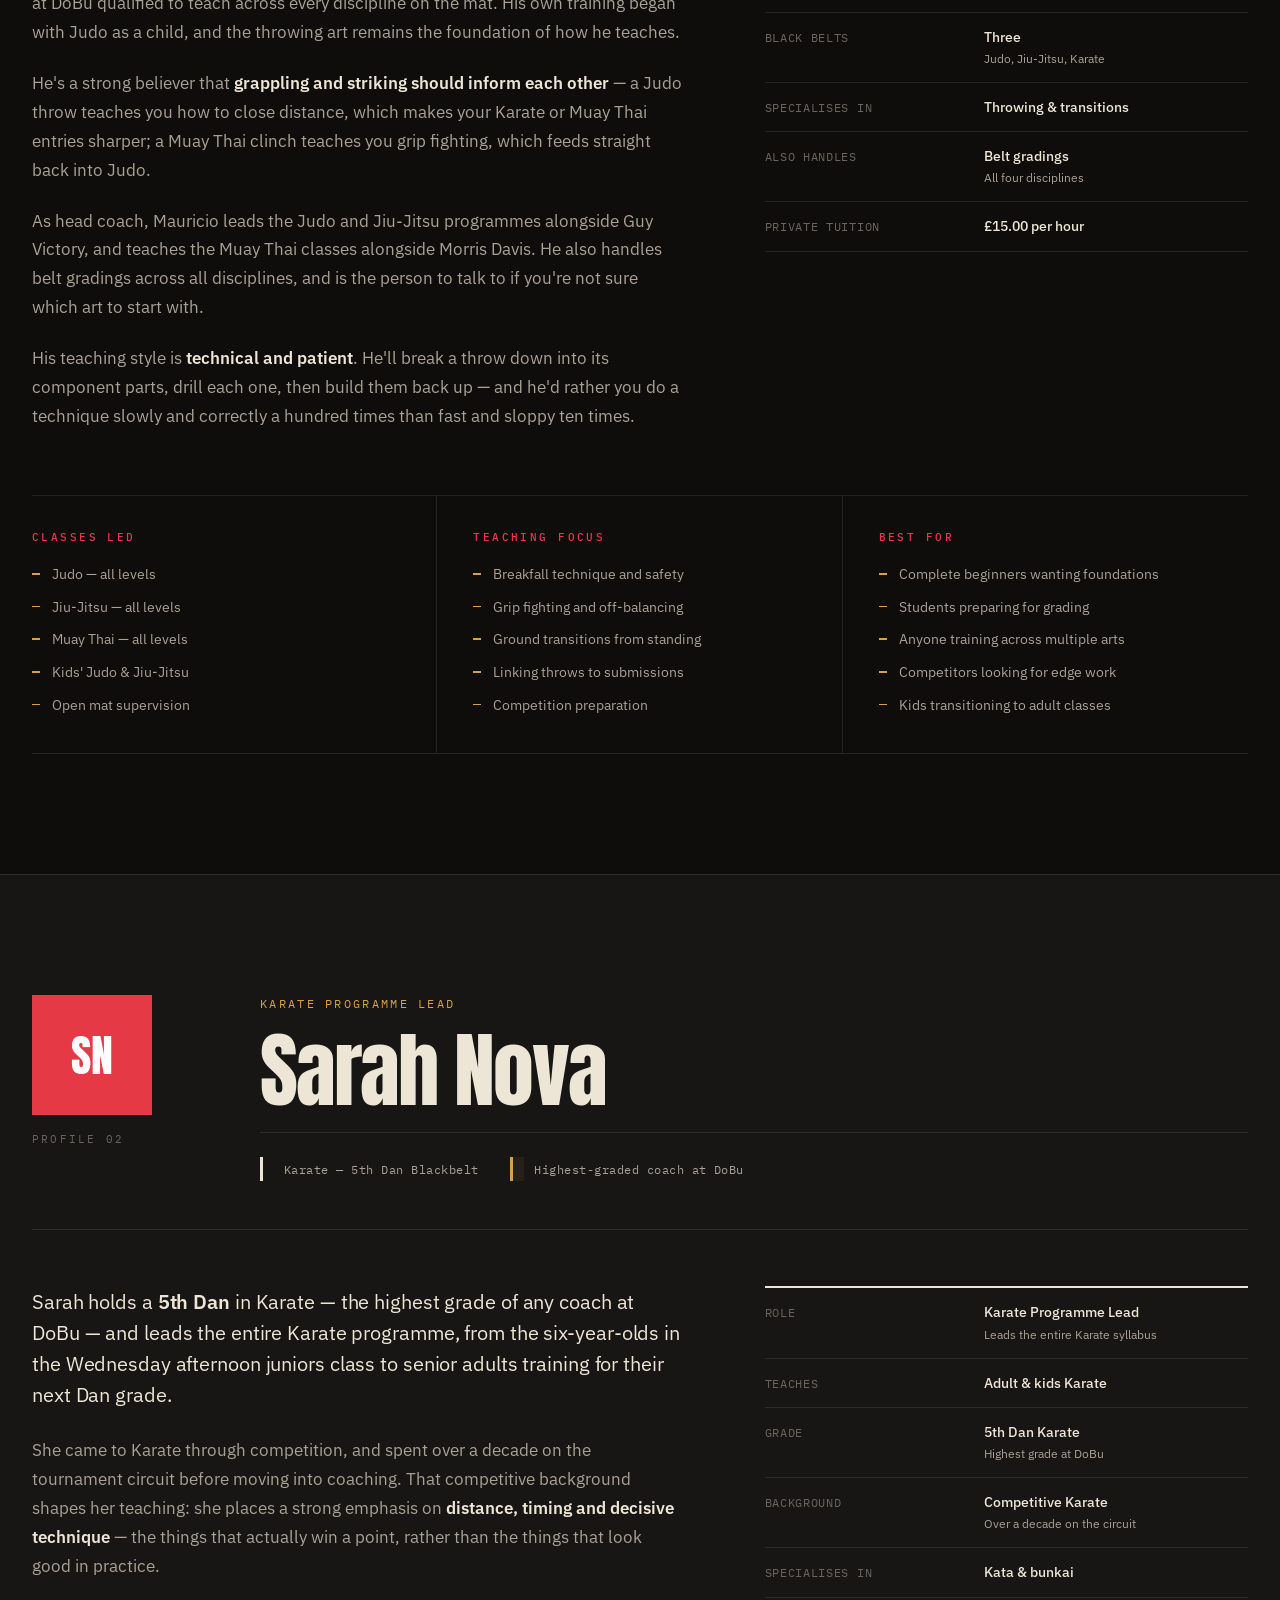
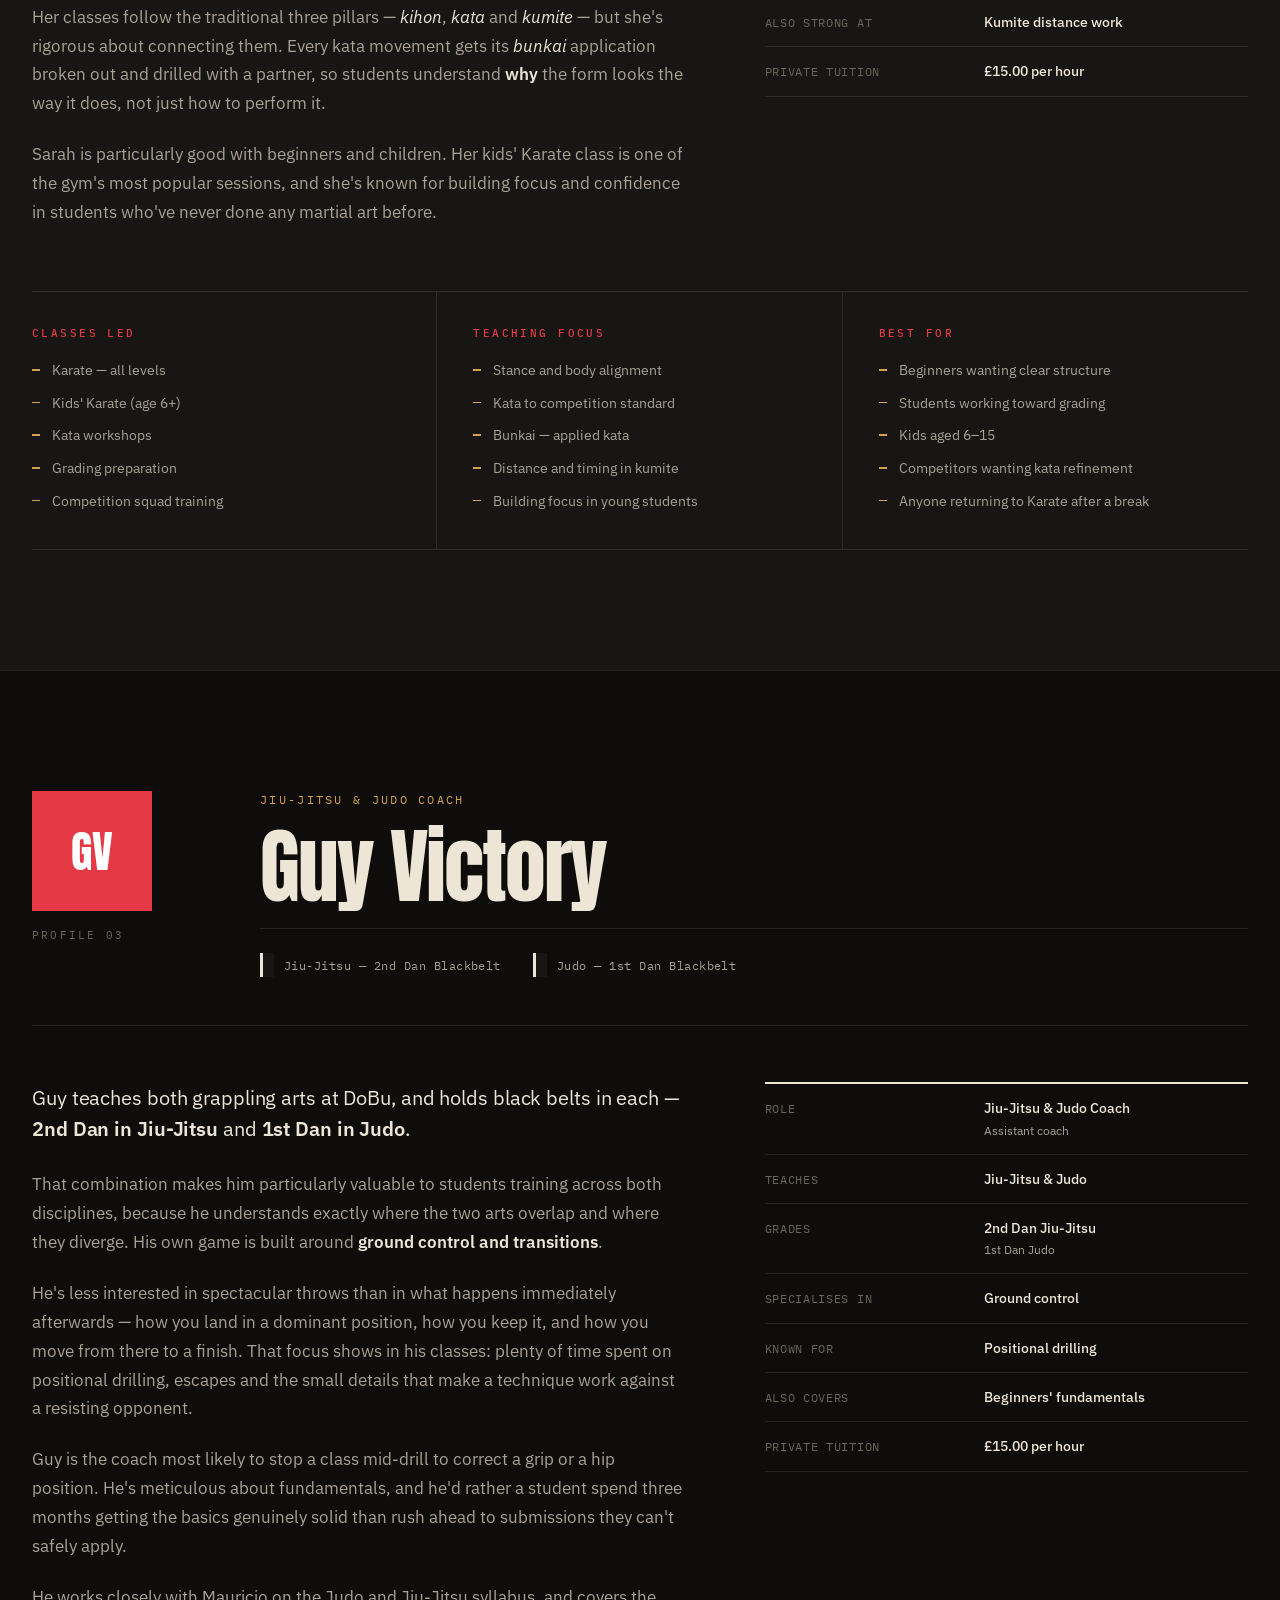
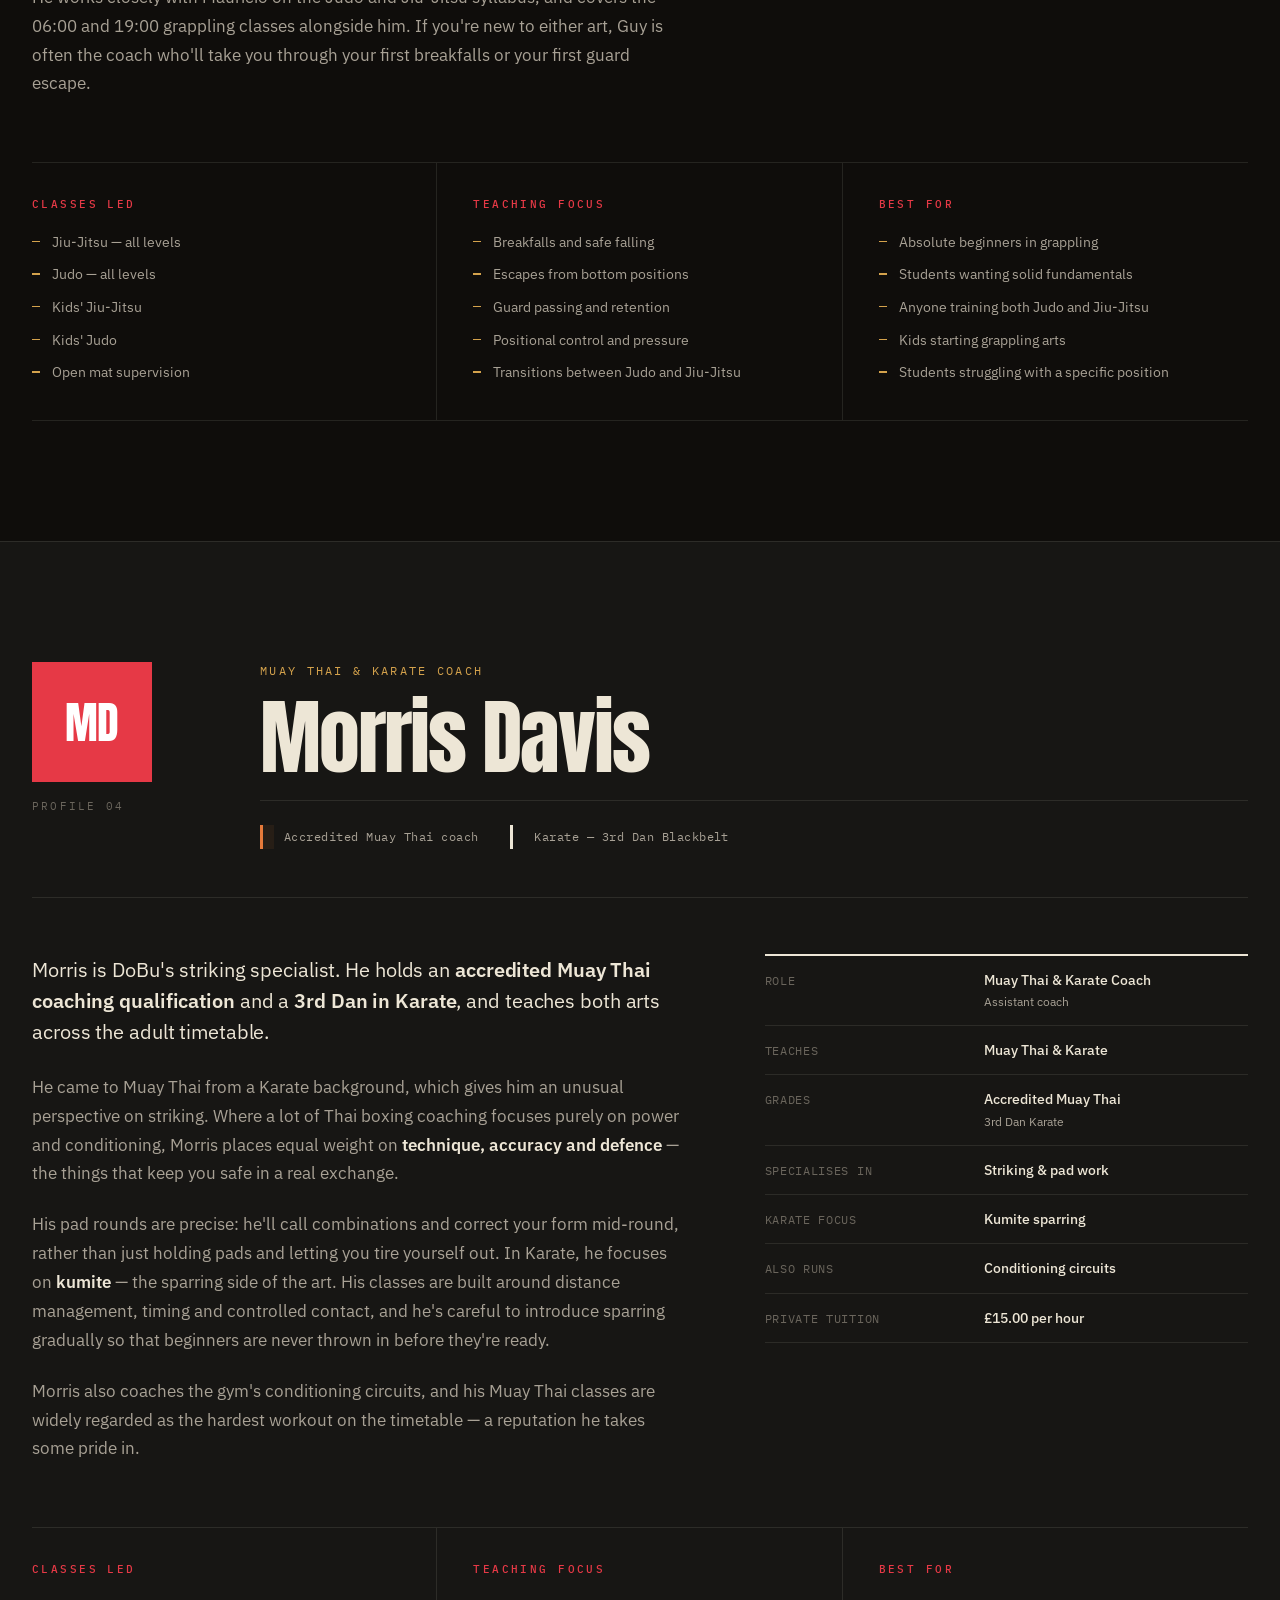
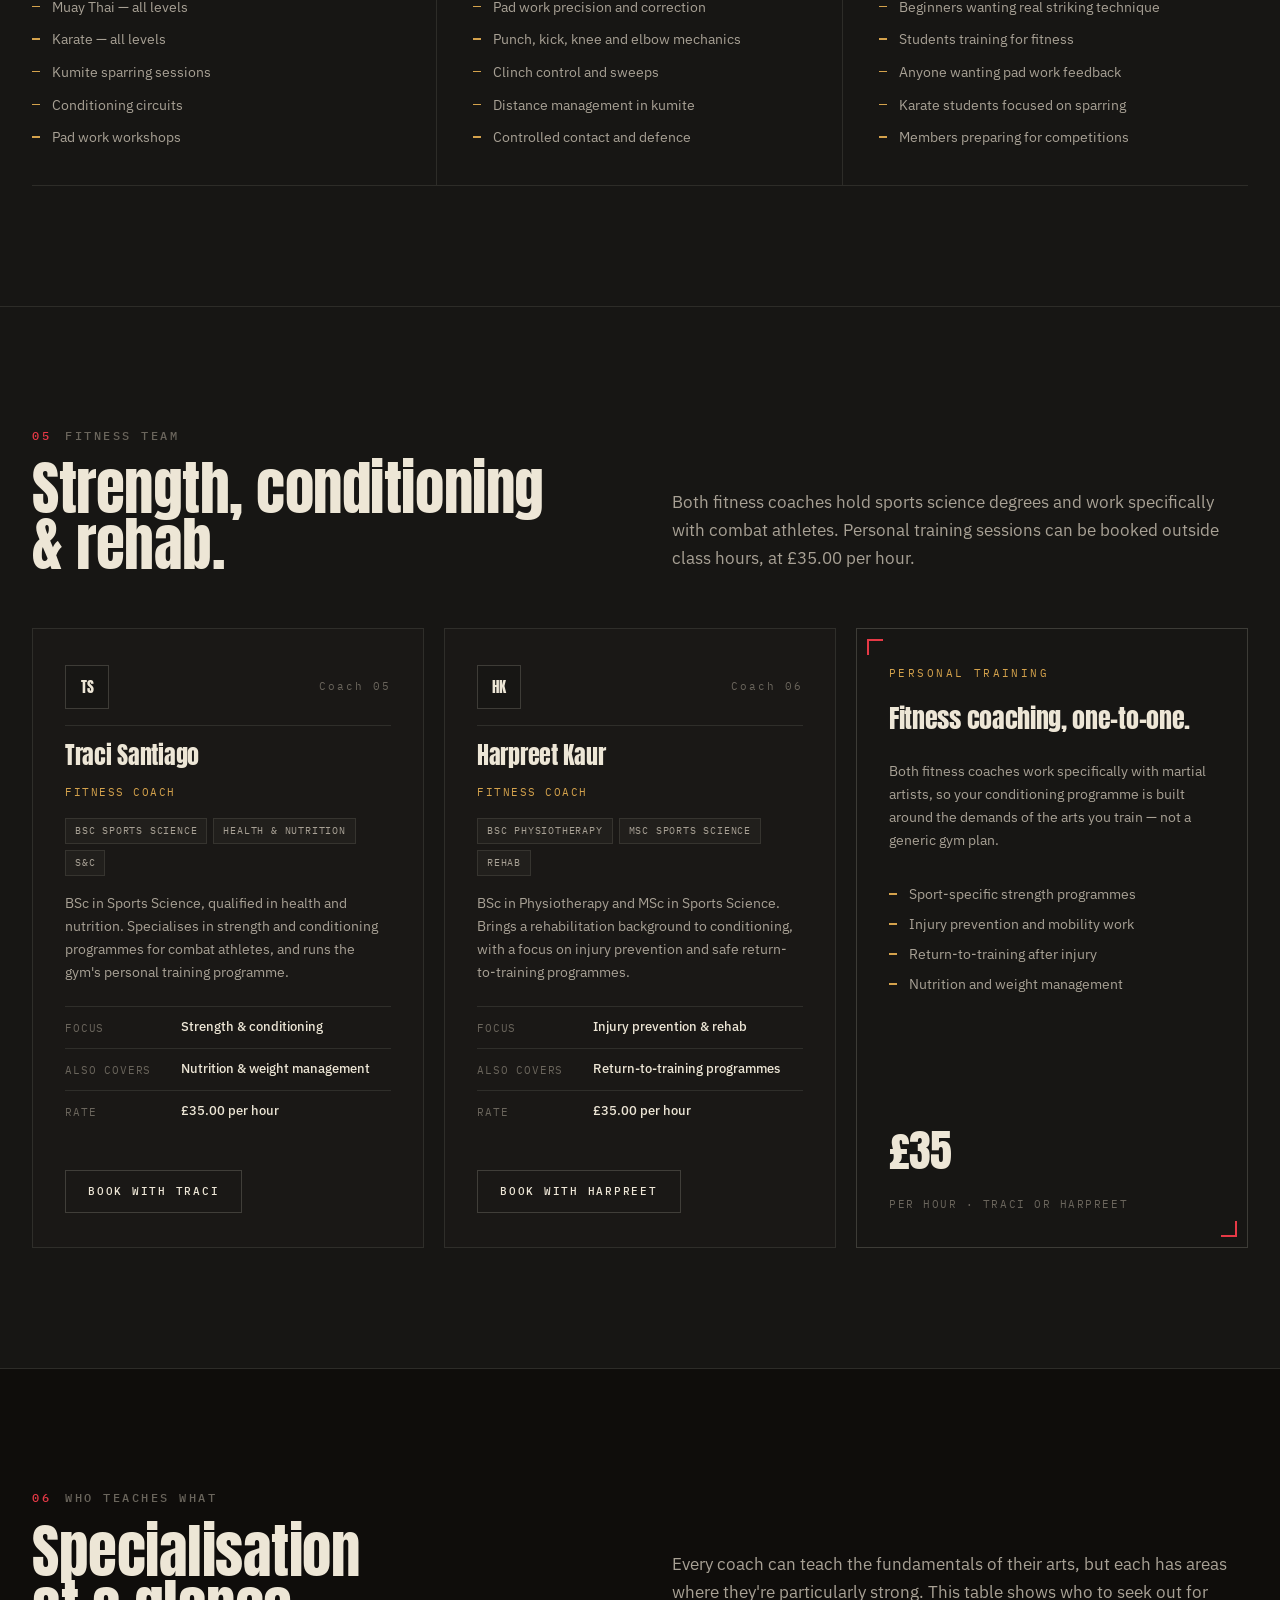
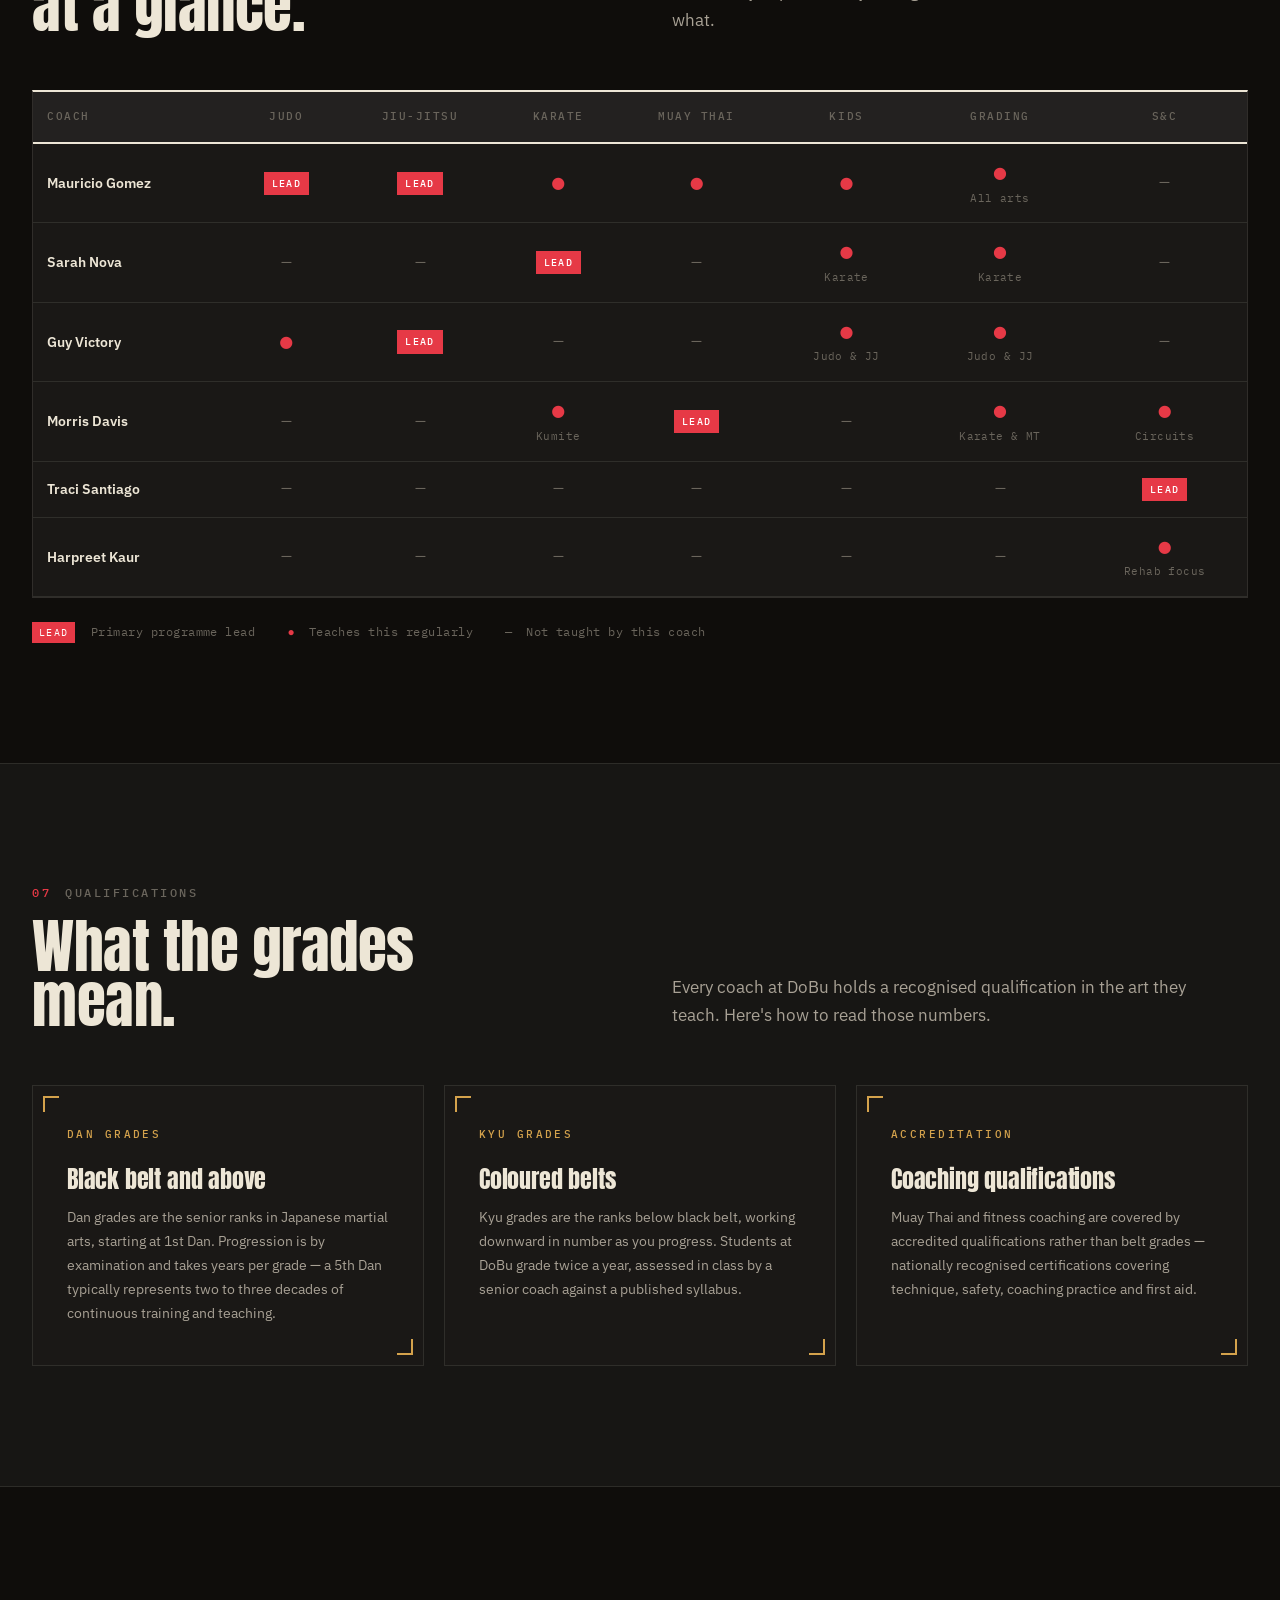
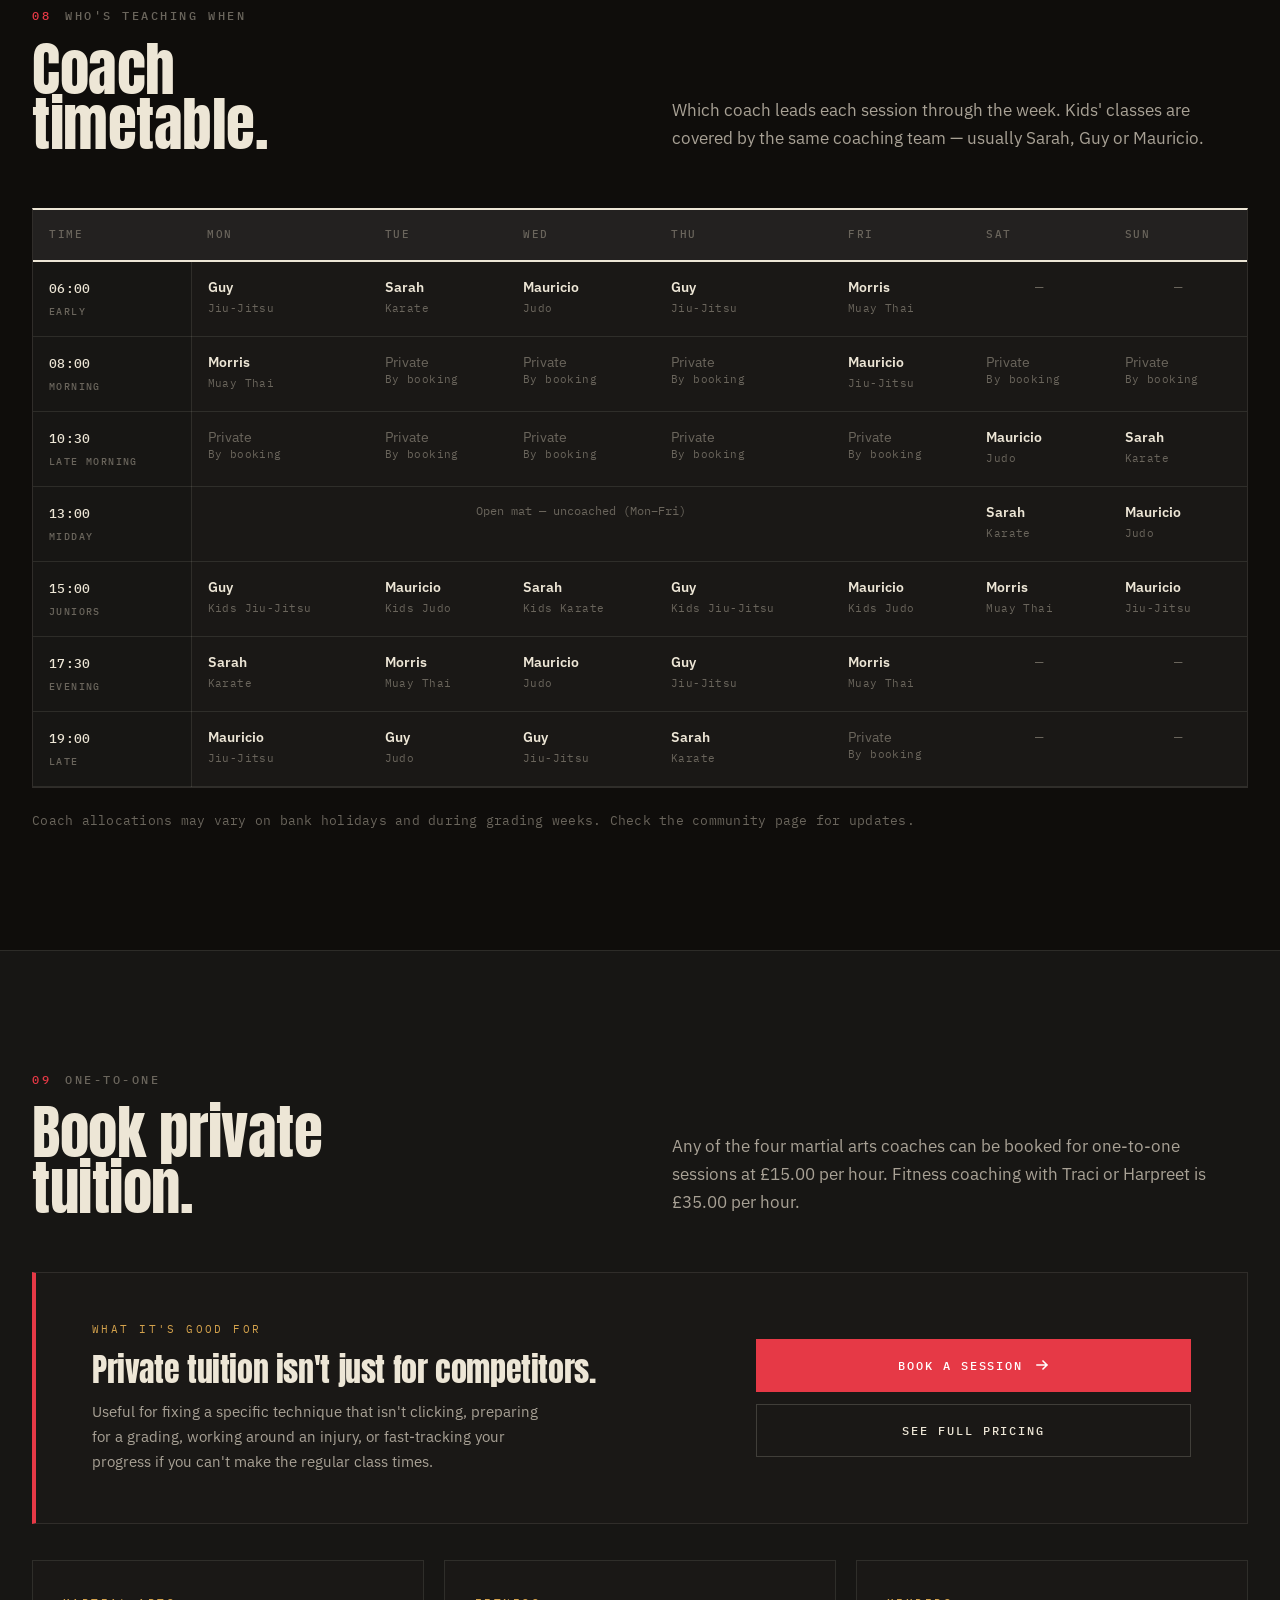
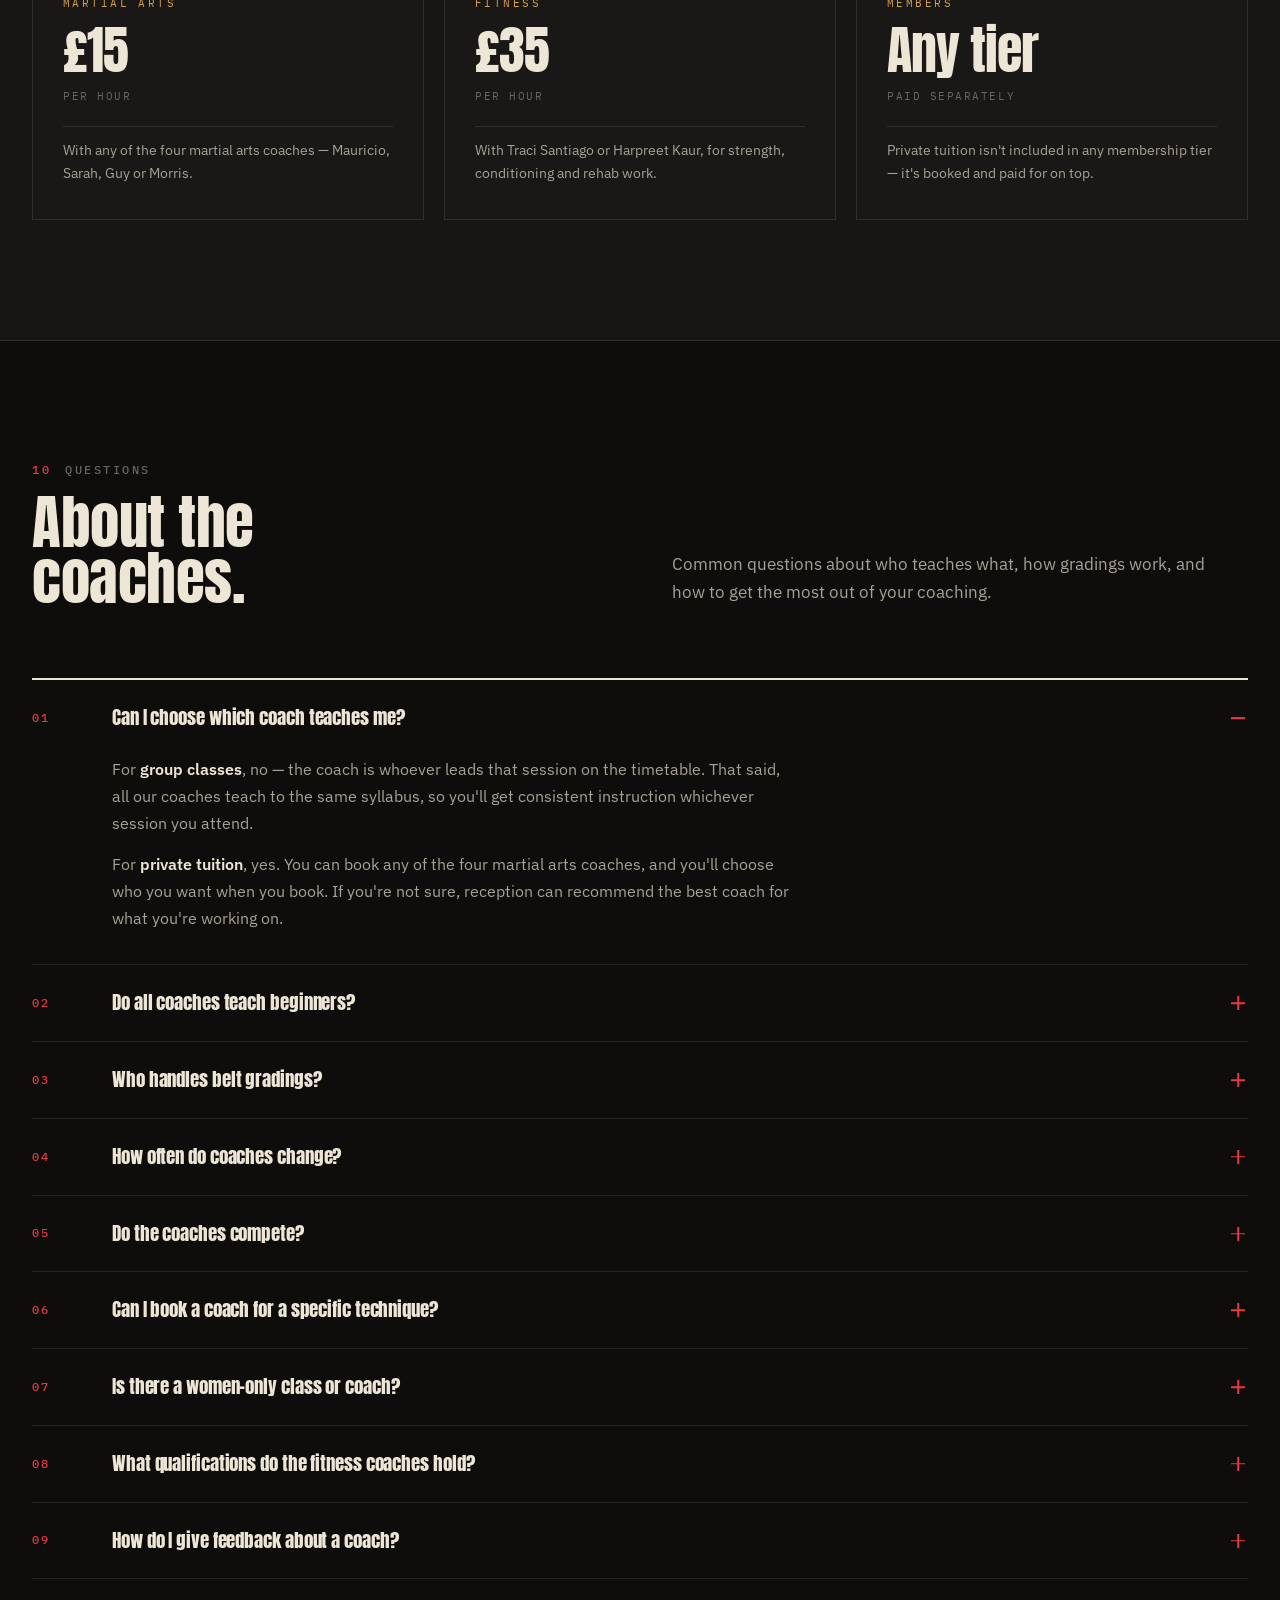
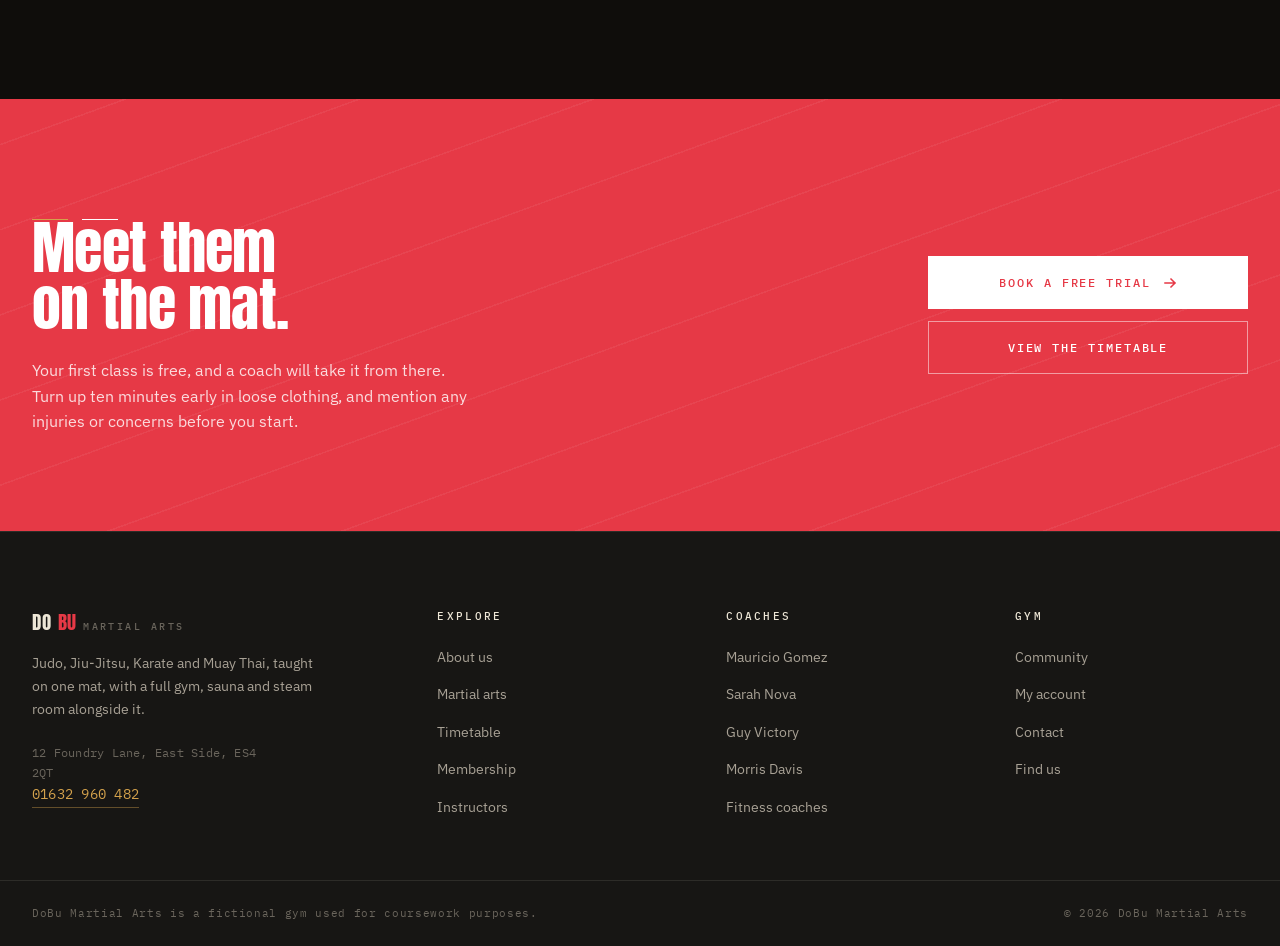
<file: dobu-martial-arts-website/instructors.html>
<!DOCTYPE html>
<html lang="en">
<head>
<meta charset="UTF-8">
<meta name="viewport" content="width=device-width, initial-scale=1">
<title>Instructors &amp; Coaches — Judo · Jiu-Jitsu · Karate · Muay Thai | DoBu Martial Arts</title>
<meta name="description" content="Meet the DoBu Martial Arts coaching team. Graded ranks, credentials and specialisations for all six head and assistant coaches, plus the fitness team.">
<meta name="theme-color" content="#0F0D0B">
<link rel="preconnect" href="https://fonts.googleapis.com">
<link rel="preconnect" href="https://fonts.gstatic.com" crossorigin>
<link href="https://fonts.googleapis.com/css2?family=Anton&family=IBM+Plex+Sans:wght@400;500;600;700&family=IBM+Plex+Mono:wght@400;500&display=swap" rel="stylesheet">
<link rel="stylesheet" href="css/instructors.css">
</head>

<body data-page="instructors">

<a class="skip-link" href="#main">Skip to content</a>
<div id="progress" role="presentation"></div>

<!-- ================= HEADER ================= -->
<header class="sash" id="sash">
  <div class="sash-inner">
    <a class="brand" href="index.html">DO<span>BU</span> <em>MARTIAL ARTS</em></a>

    <button class="nav-toggle" id="navToggle" aria-label="Toggle navigation" aria-expanded="false" aria-controls="navLinks">
      <span></span><span></span><span></span>
    </button>

    <nav class="links" id="navLinks" aria-label="Main navigation">
      <a href="index.html" class="active">Home</a>
      <a href="aboutus.html">About</a>
      <a href="martial-arts.html">Martial Arts</a>
      <a href="timetable.html">Classes</a>
      <a href="membership.html">Membership</a>
      <a href="instructors.html">Instructors</a>
      <a href="community.html">Community</a>
      <a href="contact.html">Contact</a>
      <a href="account.html">Account</a>
    </nav>

    <a class="header-cta" href="contact.html">
      Book a trial
      <svg width="12" height="12" viewBox="0 0 12 12" fill="none" aria-hidden="true">
        <path d="M1 6h10M7 2l4 4-4 4" stroke="currentColor" stroke-width="1.5" stroke-linecap="square"/>
      </svg>
    </a>
  </div>
</header>

<main id="main">

  <!-- ================= HERO ================= -->
  <section class="hero">
    <div class="hero-grid">

      <div class="hero-panel">
        <span class="hero-num">01 / 06</span>

        <p class="eyebrow reveal">Six Coaches · Four Arts · One Mat</p>

        <h1 class="reveal">
          The coaches<br>
          <em>on the mat.</em>
        </h1>

        <p class="lede reveal">
          Every coach at DoBu holds a graded rank in the art they teach, and several
          teach across more than one discipline. Between them they cover Judo,
          Jiu-Jitsu, Karate, Muay Thai and strength &amp; conditioning — with the
          qualifications to match.
        </p>

        <div class="hero-actions reveal">
          <a class="btn" href="contact.html">
            Book a free trial
            <svg width="14" height="14" viewBox="0 0 14 14" fill="none" aria-hidden="true">
              <path d="M2 7h10M8 3l4 4-4 4" stroke="currentColor" stroke-width="1.5" stroke-linecap="square"/>
            </svg>
          </a>
          <a class="btn ghost" href="#team">Meet the team</a>
        </div>

        <div class="hero-meta reveal">
          <div class="m-item">
            <span class="m-k">Martial arts coaches</span>
            <span class="m-v">4 instructors</span>
          </div>
          <div class="m-item">
            <span class="m-k">Fitness coaches</span>
            <span class="m-v">2 instructors</span>
          </div>
          <div class="m-item">
            <span class="m-k">Highest grade</span>
            <span class="m-v">5th Dan Karate</span>
          </div>
        </div>
      </div>

      <div class="hero-visual">
        <img src="images/judo6.jpg"
             onerror="this.src='https://picsum.photos/seed/dobu-coaches-hero/1200/1400'"
             alt="DoBu coaches on the mat" loading="eager" fetchpriority="high">

        <div class="hero-badge">
          06<small>COACHES</small>
        </div>

        <div class="hero-stamp">
          <span class="stamp-line">Teaching this week</span>
          <span class="stamp-main">Mauricio · Sarah · Guy · Morris · Traci · Harpreet</span>
        </div>
      </div>

    </div>
  </section>

  <!-- ================= TICKER ================= -->
  <div class="ticker" aria-hidden="true">
    <div class="ticker-track">
      <span>Mauricio Gomez · 4th Dan Judo</span><span class="dot"></span>
      <span>Sarah Nova · 5th Dan Karate</span><span class="dot"></span>
      <span>Guy Victory · 2nd Dan Jiu-Jitsu</span><span class="dot"></span>
      <span>Morris Davis · Accredited Muay Thai</span><span class="dot"></span>
      <span>Traci Santiago · BSc Sports Science</span><span class="dot"></span>
      <span>Harpreet Kaur · BSc Physiotherapy</span><span class="dot"></span>
      <span>Mauricio Gomez · 4th Dan Judo</span><span class="dot"></span>
      <span>Sarah Nova · 5th Dan Karate</span><span class="dot"></span>
      <span>Guy Victory · 2nd Dan Jiu-Jitsu</span><span class="dot"></span>
      <span>Morris Davis · Accredited Muay Thai</span><span class="dot"></span>
      <span>Traci Santiago · BSc Sports Science</span><span class="dot"></span>
      <span>Harpreet Kaur · BSc Physiotherapy</span><span class="dot"></span>
    </div>
  </div>

  <!-- ================= SUBNAV ================= -->
  <nav class="subnav" id="subnav" aria-label="Jump to a section">
    <div class="subnav-inner">
      <a href="#team" class="active"><span class="sn-num">01</span> The team</a>
      <a href="#mauricio"><span class="sn-num">02</span> Mauricio</a>
      <a href="#sarah"><span class="sn-num">03</span> Sarah</a>
      <a href="#guy"><span class="sn-num">04</span> Guy</a>
      <a href="#morris"><span class="sn-num">05</span> Morris</a>
      <a href="#fitness"><span class="sn-num">06</span> Fitness</a>
      <a href="#matrix"><span class="sn-num">07</span> Specialisations</a>
      <a href="#schedule"><span class="sn-num">08</span> Schedule</a>
      <a href="#faq"><span class="sn-num">09</span> FAQ</a>
    </div>
  </nav>

  <!-- ================= STATS ================= -->
  <section class="stats-band tight">
    <div class="wrap">
      <div class="stats-grid">
        <div class="stat reveal">
          <span class="n">01 / Martial arts coaches</span>
          <span class="v">04</span>
          <span class="l">Across Judo, Jiu-Jitsu, Karate and Muay Thai.</span>
        </div>
        <div class="stat reveal">
          <span class="n">02 / Fitness coaches</span>
          <span class="v">02</span>
          <span class="l">Strength, conditioning and rehabilitation.</span>
        </div>
        <div class="stat reveal">
          <span class="n">03 / Black belts</span>
          <span class="v">04</span>
          <span class="l">Graded instructors teaching on the mat.</span>
        </div>
        <div class="stat reveal">
          <span class="n">04 / Highest grade</span>
          <span class="v">5<small>th Dan</small></span>
          <span class="l">Sarah Nova, leading the Karate programme.</span>
        </div>
      </div>
    </div>
  </section>

  <!-- ============================================================
       TEAM OVERVIEW
       ============================================================ -->
  <section class="team-section" id="team">
    <div class="wrap">

      <div class="team-head">
        <div class="reveal">
          <p class="section-label"><span class="num">01</span> The coaching team</p>
          <h2>Who you'll be<br>learning from.</h2>
        </div>
        <p class="lede reveal">
          Four martial arts coaches and two fitness coaches, all teaching on the
          same floor. Click any coach to jump to their full profile below.
        </p>
      </div>

      <div class="coach-grid">

        <a class="coach-card reveal" href="#mauricio">
          <div class="cc-head">
            <span class="cc-av">MG</span>
            <span class="cc-num">01</span>
          </div>
          <h3>Mauricio Gomez</h3>
          <p class="cc-role">Founder &amp; Head Coach</p>
          <div class="cc-tags">
            <span class="tag">Judo 4th Dan</span>
            <span class="tag">Jiu-Jitsu 3rd Dan</span>
            <span class="tag">Karate 1st Dan</span>
            <span class="tag">Muay Thai</span>
          </div>
          <p class="cc-summary">Coaches across all four disciplines and runs the gym day to day. The only coach at DoBu qualified to teach every art on the floor.</p>
          <span class="cc-jump">
            Full profile
            <svg width="12" height="12" viewBox="0 0 12 12" fill="none" aria-hidden="true">
              <path d="M1 6h10M7 2l4 4-4 4" stroke="currentColor" stroke-width="1.4" stroke-linecap="square"/>
            </svg>
          </span>
        </a>

        <a class="coach-card reveal" href="#sarah">
          <div class="cc-head">
            <span class="cc-av">SN</span>
            <span class="cc-num">02</span>
          </div>
          <h3>Sarah Nova</h3>
          <p class="cc-role">Karate Programme Lead</p>
          <div class="cc-tags">
            <span class="tag">Karate 5th Dan</span>
            <span class="tag">Adult &amp; kids</span>
          </div>
          <p class="cc-summary">The highest-graded coach at DoBu, and the one who leads the entire Karate programme across adult and junior classes.</p>
          <span class="cc-jump">
            Full profile
            <svg width="12" height="12" viewBox="0 0 12 12" fill="none" aria-hidden="true">
              <path d="M1 6h10M7 2l4 4-4 4" stroke="currentColor" stroke-width="1.4" stroke-linecap="square"/>
            </svg>
          </span>
        </a>

        <a class="coach-card reveal" href="#guy">
          <div class="cc-head">
            <span class="cc-av">GV</span>
            <span class="cc-num">03</span>
          </div>
          <h3>Guy Victory</h3>
          <p class="cc-role">Jiu-Jitsu &amp; Judo Coach</p>
          <div class="cc-tags">
            <span class="tag">Jiu-Jitsu 2nd Dan</span>
            <span class="tag">Judo 1st Dan</span>
          </div>
          <p class="cc-summary">Teaches both grappling arts, with a focus on ground work and transitions. Works closely with Mauricio on the syllabus.</p>
          <span class="cc-jump">
            Full profile
            <svg width="12" height="12" viewBox="0 0 12 12" fill="none" aria-hidden="true">
              <path d="M1 6h10M7 2l4 4-4 4" stroke="currentColor" stroke-width="1.4" stroke-linecap="square"/>
            </svg>
          </span>
        </a>

        <a class="coach-card reveal" href="#morris">
          <div class="cc-head">
            <span class="cc-av">MD</span>
            <span class="cc-num">04</span>
          </div>
          <h3>Morris Davis</h3>
          <p class="cc-role">Muay Thai &amp; Karate Coach</p>
          <div class="cc-tags">
            <span class="tag">Muay Thai accredited</span>
            <span class="tag">Karate 3rd Dan</span>
          </div>
          <p class="cc-summary">The striking specialist. Teaches Muay Thai pad work and Karate kumite, with an emphasis on controlled technique over power.</p>
          <span class="cc-jump">
            Full profile
            <svg width="12" height="12" viewBox="0 0 12 12" fill="none" aria-hidden="true">
              <path d="M1 6h10M7 2l4 4-4 4" stroke="currentColor" stroke-width="1.4" stroke-linecap="square"/>
            </svg>
          </span>
        </a>

        <a class="coach-card reveal" href="#fitness">
          <div class="cc-head">
            <span class="cc-av">TS</span>
            <span class="cc-num">05</span>
          </div>
          <h3>Traci Santiago</h3>
          <p class="cc-role">Fitness Coach</p>
          <div class="cc-tags">
            <span class="tag">BSc Sports Science</span>
            <span class="tag">S&amp;C</span>
            <span class="tag">Nutrition</span>
          </div>
          <p class="cc-summary">Specialises in strength and conditioning for combat athletes, and runs the personal training programme alongside Harpreet.</p>
          <span class="cc-jump">
            Full profile
            <svg width="12" height="12" viewBox="0 0 12 12" fill="none" aria-hidden="true">
              <path d="M1 6h10M7 2l4 4-4 4" stroke="currentColor" stroke-width="1.4" stroke-linecap="square"/>
            </svg>
          </span>
        </a>

        <a class="coach-card reveal" href="#fitness">
          <div class="cc-head">
            <span class="cc-av">HK</span>
            <span class="cc-num">06</span>
          </div>
          <h3>Harpreet Kaur</h3>
          <p class="cc-role">Fitness Coach</p>
          <div class="cc-tags">
            <span class="tag">BSc Physiotherapy</span>
            <span class="tag">MSc Sports Science</span>
            <span class="tag">Rehab</span>
          </div>
          <p class="cc-summary">Brings a physiotherapy background to strength and conditioning, with a focus on injury prevention and return-to-training programmes.</p>
          <span class="cc-jump">
            Full profile
            <svg width="12" height="12" viewBox="0 0 12 12" fill="none" aria-hidden="true">
              <path d="M1 6h10M7 2l4 4-4 4" stroke="currentColor" stroke-width="1.4" stroke-linecap="square"/>
            </svg>
          </span>
        </a>

      </div>
    </div>
  </section>

  <!-- ============================================================
       MAURICIO GOMEZ
       ============================================================ -->
  <article class="profile" id="mauricio">
    <div class="wrap">

      <header class="p-head reveal">
        <div class="p-mark">
          <span class="p-initials">MG</span>
          <span class="p-index">Profile 01</span>
        </div>
        <div class="p-title">
          <p class="p-eyebrow">Founder &amp; Head Coach</p>
          <h2>Mauricio Gomez</h2>
          <div class="belt-row">
            <span class="belt-item"><span class="sw sw-black"></span>Judo — 4th Dan Blackbelt</span>
            <span class="belt-item"><span class="sw sw-black"></span>Jiu-Jitsu — 3rd Dan Blackbelt</span>
            <span class="belt-item"><span class="sw sw-black"></span>Karate — 1st Dan Blackbelt</span>
            <span class="belt-item"><span class="sw sw-muay"></span>Accredited Muay Thai coach</span>
          </div>
        </div>
      </header>

      <div class="p-body">
        <div class="p-copy reveal">
          <p class="p-lede">
            Mauricio founded DoBu Martial Arts and still runs it day to day — from coaching
            the 06:00 Jiu-Jitsu class to overseeing the gym floor, the timetable and the
            grading syllabus.
          </p>

          <p>
            He holds black belts in <b>three separate martial arts</b>, which makes him the only
            coach at DoBu qualified to teach across every discipline on the mat. His own training
            began with Judo as a child, and the throwing art remains the foundation of how he teaches.
          </p>

          <p>
            He's a strong believer that <b>grappling and striking should inform each other</b> — a
            Judo throw teaches you how to close distance, which makes your Karate or Muay Thai
            entries sharper; a Muay Thai clinch teaches you grip fighting, which feeds straight
            back into Judo.
          </p>

          <p>
            As head coach, Mauricio leads the Judo and Jiu-Jitsu programmes alongside Guy Victory,
            and teaches the Muay Thai classes alongside Morris Davis. He also handles belt gradings
            across all disciplines, and is the person to talk to if you're not sure which art to
            start with.
          </p>

          <p>
            His teaching style is <b>technical and patient</b>. He'll break a throw down into its
            component parts, drill each one, then build them back up — and he'd rather you do a
            technique slowly and correctly a hundred times than fast and sloppy ten times.
          </p>
        </div>

        <aside class="p-facts reveal">
          <div class="pf-row"><span class="pf-k">Role</span><span class="pf-v">Founder &amp; Head Coach<small>Founded DoBu in 2016</small></span></div>
          <div class="pf-row"><span class="pf-k">Teaches</span><span class="pf-v">All four disciplines</span></div>
          <div class="pf-row"><span class="pf-k">Highest grade</span><span class="pf-v">4th Dan Judo</span></div>
          <div class="pf-row"><span class="pf-k">Black belts</span><span class="pf-v">Three<small>Judo, Jiu-Jitsu, Karate</small></span></div>
          <div class="pf-row"><span class="pf-k">Specialises in</span><span class="pf-v">Throwing &amp; transitions</span></div>
          <div class="pf-row"><span class="pf-k">Also handles</span><span class="pf-v">Belt gradings<small>All four disciplines</small></span></div>
          <div class="pf-row"><span class="pf-k">Private tuition</span><span class="pf-v">£15.00 per hour</span></div>
        </aside>
      </div>

      <div class="p-teaches reveal">
        <div class="pt-col">
          <h4>Classes led</h4>
          <ul>
            <li>Judo — all levels</li>
            <li>Jiu-Jitsu — all levels</li>
            <li>Muay Thai — all levels</li>
            <li>Kids' Judo &amp; Jiu-Jitsu</li>
            <li>Open mat supervision</li>
          </ul>
        </div>
        <div class="pt-col">
          <h4>Teaching focus</h4>
          <ul>
            <li>Breakfall technique and safety</li>
            <li>Grip fighting and off-balancing</li>
            <li>Ground transitions from standing</li>
            <li>Linking throws to submissions</li>
            <li>Competition preparation</li>
          </ul>
        </div>
        <div class="pt-col">
          <h4>Best for</h4>
          <ul>
            <li>Complete beginners wanting foundations</li>
            <li>Students preparing for grading</li>
            <li>Anyone training across multiple arts</li>
            <li>Competitors looking for edge work</li>
            <li>Kids transitioning to adult classes</li>
          </ul>
        </div>
      </div>

    </div>
  </article>

  <!-- ============================================================
       SARAH NOVA
       ============================================================ -->
  <article class="profile" id="sarah">
    <div class="wrap">

      <header class="p-head reveal">
        <div class="p-mark">
          <span class="p-initials">SN</span>
          <span class="p-index">Profile 02</span>
        </div>
        <div class="p-title">
          <p class="p-eyebrow">Karate Programme Lead</p>
          <h2>Sarah Nova</h2>
          <div class="belt-row">
            <span class="belt-item"><span class="sw sw-black"></span>Karate — 5th Dan Blackbelt</span>
            <span class="belt-item"><span class="sw sw-gold"></span>Highest-graded coach at DoBu</span>
          </div>
        </div>
      </header>

      <div class="p-body">
        <div class="p-copy reveal">
          <p class="p-lede">
            Sarah holds a <b>5th Dan</b> in Karate — the highest grade of any coach at DoBu —
            and leads the entire Karate programme, from the six-year-olds in the Wednesday
            afternoon juniors class to senior adults training for their next Dan grade.
          </p>

          <p>
            She came to Karate through competition, and spent over a decade on the tournament
            circuit before moving into coaching. That competitive background shapes her teaching:
            she places a strong emphasis on <b>distance, timing and decisive technique</b> — the
            things that actually win a point, rather than the things that look good in practice.
          </p>

          <p>
            Her classes follow the traditional three pillars — <em>kihon</em>, <em>kata</em> and
            <em>kumite</em> — but she's rigorous about connecting them. Every kata movement gets
            its <em>bunkai</em> application broken out and drilled with a partner, so students
            understand <b>why</b> the form looks the way it does, not just how to perform it.
          </p>

          <p>
            Sarah is particularly good with beginners and children. Her kids' Karate class is one
            of the gym's most popular sessions, and she's known for building focus and confidence
            in students who've never done any martial art before.
          </p>
        </div>

        <aside class="p-facts reveal">
          <div class="pf-row"><span class="pf-k">Role</span><span class="pf-v">Karate Programme Lead<small>Leads the entire Karate syllabus</small></span></div>
          <div class="pf-row"><span class="pf-k">Teaches</span><span class="pf-v">Adult &amp; kids Karate</span></div>
          <div class="pf-row"><span class="pf-k">Grade</span><span class="pf-v">5th Dan Karate<small>Highest grade at DoBu</small></span></div>
          <div class="pf-row"><span class="pf-k">Background</span><span class="pf-v">Competitive Karate<small>Over a decade on the circuit</small></span></div>
          <div class="pf-row"><span class="pf-k">Specialises in</span><span class="pf-v">Kata &amp; bunkai</span></div>
          <div class="pf-row"><span class="pf-k">Also strong at</span><span class="pf-v">Kumite distance work</span></div>
          <div class="pf-row"><span class="pf-k">Private tuition</span><span class="pf-v">£15.00 per hour</span></div>
        </aside>
      </div>

      <div class="p-teaches reveal">
        <div class="pt-col">
          <h4>Classes led</h4>
          <ul>
            <li>Karate — all levels</li>
            <li>Kids' Karate (age 6+)</li>
            <li>Kata workshops</li>
            <li>Grading preparation</li>
            <li>Competition squad training</li>
          </ul>
        </div>
        <div class="pt-col">
          <h4>Teaching focus</h4>
          <ul>
            <li>Stance and body alignment</li>
            <li>Kata to competition standard</li>
            <li>Bunkai — applied kata</li>
            <li>Distance and timing in kumite</li>
            <li>Building focus in young students</li>
          </ul>
        </div>
        <div class="pt-col">
          <h4>Best for</h4>
          <ul>
            <li>Beginners wanting clear structure</li>
            <li>Students working toward grading</li>
            <li>Kids aged 6–15</li>
            <li>Competitors wanting kata refinement</li>
            <li>Anyone returning to Karate after a break</li>
          </ul>
        </div>
      </div>

    </div>
  </article>

  <!-- ============================================================
       GUY VICTORY
       ============================================================ -->
  <article class="profile" id="guy">
    <div class="wrap">

      <header class="p-head reveal">
        <div class="p-mark">
          <span class="p-initials">GV</span>
          <span class="p-index">Profile 03</span>
        </div>
        <div class="p-title">
          <p class="p-eyebrow">Jiu-Jitsu &amp; Judo Coach</p>
          <h2>Guy Victory</h2>
          <div class="belt-row">
            <span class="belt-item"><span class="sw sw-black"></span>Jiu-Jitsu — 2nd Dan Blackbelt</span>
            <span class="belt-item"><span class="sw sw-black"></span>Judo — 1st Dan Blackbelt</span>
          </div>
        </div>
      </header>

      <div class="p-body">
        <div class="p-copy reveal">
          <p class="p-lede">
            Guy teaches both grappling arts at DoBu, and holds black belts in each —
            <b>2nd Dan in Jiu-Jitsu</b> and <b>1st Dan in Judo</b>.
          </p>

          <p>
            That combination makes him particularly valuable to students training across both
            disciplines, because he understands exactly where the two arts overlap and where
            they diverge. His own game is built around <b>ground control and transitions</b>.
          </p>

          <p>
            He's less interested in spectacular throws than in what happens immediately
            afterwards — how you land in a dominant position, how you keep it, and how you move
            from there to a finish. That focus shows in his classes: plenty of time spent on
            positional drilling, escapes and the small details that make a technique work
            against a resisting opponent.
          </p>

          <p>
            Guy is the coach most likely to stop a class mid-drill to correct a grip or a hip
            position. He's meticulous about fundamentals, and he'd rather a student spend three
            months getting the basics genuinely solid than rush ahead to submissions they can't
            safely apply.
          </p>

          <p>
            He works closely with Mauricio on the Judo and Jiu-Jitsu syllabus, and covers the
            06:00 and 19:00 grappling classes alongside him. If you're new to either art, Guy is
            often the coach who'll take you through your first breakfalls or your first guard
            escape.
          </p>
        </div>

        <aside class="p-facts reveal">
          <div class="pf-row"><span class="pf-k">Role</span><span class="pf-v">Jiu-Jitsu &amp; Judo Coach<small>Assistant coach</small></span></div>
          <div class="pf-row"><span class="pf-k">Teaches</span><span class="pf-v">Jiu-Jitsu &amp; Judo</span></div>
          <div class="pf-row"><span class="pf-k">Grades</span><span class="pf-v">2nd Dan Jiu-Jitsu<small>1st Dan Judo</small></span></div>
          <div class="pf-row"><span class="pf-k">Specialises in</span><span class="pf-v">Ground control</span></div>
          <div class="pf-row"><span class="pf-k">Known for</span><span class="pf-v">Positional drilling</span></div>
          <div class="pf-row"><span class="pf-k">Also covers</span><span class="pf-v">Beginners' fundamentals</span></div>
          <div class="pf-row"><span class="pf-k">Private tuition</span><span class="pf-v">£15.00 per hour</span></div>
        </aside>
      </div>

      <div class="p-teaches reveal">
        <div class="pt-col">
          <h4>Classes led</h4>
          <ul>
            <li>Jiu-Jitsu — all levels</li>
            <li>Judo — all levels</li>
            <li>Kids' Jiu-Jitsu</li>
            <li>Kids' Judo</li>
            <li>Open mat supervision</li>
          </ul>
        </div>
        <div class="pt-col">
          <h4>Teaching focus</h4>
          <ul>
            <li>Breakfalls and safe falling</li>
            <li>Escapes from bottom positions</li>
            <li>Guard passing and retention</li>
            <li>Positional control and pressure</li>
            <li>Transitions between Judo and Jiu-Jitsu</li>
          </ul>
        </div>
        <div class="pt-col">
          <h4>Best for</h4>
          <ul>
            <li>Absolute beginners in grappling</li>
            <li>Students wanting solid fundamentals</li>
            <li>Anyone training both Judo and Jiu-Jitsu</li>
            <li>Kids starting grappling arts</li>
            <li>Students struggling with a specific position</li>
          </ul>
        </div>
      </div>

    </div>
  </article>

  <!-- ============================================================
       MORRIS DAVIS
       ============================================================ -->
  <article class="profile" id="morris">
    <div class="wrap">

      <header class="p-head reveal">
        <div class="p-mark">
          <span class="p-initials">MD</span>
          <span class="p-index">Profile 04</span>
        </div>
        <div class="p-title">
          <p class="p-eyebrow">Muay Thai &amp; Karate Coach</p>
          <h2>Morris Davis</h2>
          <div class="belt-row">
            <span class="belt-item"><span class="sw sw-muay"></span>Accredited Muay Thai coach</span>
            <span class="belt-item"><span class="sw sw-black"></span>Karate — 3rd Dan Blackbelt</span>
          </div>
        </div>
      </header>

      <div class="p-body">
        <div class="p-copy reveal">
          <p class="p-lede">
            Morris is DoBu's striking specialist. He holds an <b>accredited Muay Thai coaching
            qualification</b> and a <b>3rd Dan in Karate</b>, and teaches both arts across the
            adult timetable.
          </p>

          <p>
            He came to Muay Thai from a Karate background, which gives him an unusual perspective
            on striking. Where a lot of Thai boxing coaching focuses purely on power and
            conditioning, Morris places equal weight on <b>technique, accuracy and defence</b> —
            the things that keep you safe in a real exchange.
          </p>

          <p>
            His pad rounds are precise: he'll call combinations and correct your form mid-round,
            rather than just holding pads and letting you tire yourself out. In Karate, he focuses
            on <b>kumite</b> — the sparring side of the art. His classes are built around distance
            management, timing and controlled contact, and he's careful to introduce sparring
            gradually so that beginners are never thrown in before they're ready.
          </p>

          <p>
            Morris also coaches the gym's conditioning circuits, and his Muay Thai classes are
            widely regarded as the hardest workout on the timetable — a reputation he takes
            some pride in.
          </p>
        </div>

        <aside class="p-facts reveal">
          <div class="pf-row"><span class="pf-k">Role</span><span class="pf-v">Muay Thai &amp; Karate Coach<small>Assistant coach</small></span></div>
          <div class="pf-row"><span class="pf-k">Teaches</span><span class="pf-v">Muay Thai &amp; Karate</span></div>
          <div class="pf-row"><span class="pf-k">Grades</span><span class="pf-v">Accredited Muay Thai<small>3rd Dan Karate</small></span></div>
          <div class="pf-row"><span class="pf-k">Specialises in</span><span class="pf-v">Striking &amp; pad work</span></div>
          <div class="pf-row"><span class="pf-k">Karate focus</span><span class="pf-v">Kumite sparring</span></div>
          <div class="pf-row"><span class="pf-k">Also runs</span><span class="pf-v">Conditioning circuits</span></div>
          <div class="pf-row"><span class="pf-k">Private tuition</span><span class="pf-v">£15.00 per hour</span></div>
        </aside>
      </div>

      <div class="p-teaches reveal">
        <div class="pt-col">
          <h4>Classes led</h4>
          <ul>
            <li>Muay Thai — all levels</li>
            <li>Karate — all levels</li>
            <li>Kumite sparring sessions</li>
            <li>Conditioning circuits</li>
            <li>Pad work workshops</li>
          </ul>
        </div>
        <div class="pt-col">
          <h4>Teaching focus</h4>
          <ul>
            <li>Pad work precision and correction</li>
            <li>Punch, kick, knee and elbow mechanics</li>
            <li>Clinch control and sweeps</li>
            <li>Distance management in kumite</li>
            <li>Controlled contact and defence</li>
          </ul>
        </div>
        <div class="pt-col">
          <h4>Best for</h4>
          <ul>
            <li>Beginners wanting real striking technique</li>
            <li>Students training for fitness</li>
            <li>Anyone wanting pad work feedback</li>
            <li>Karate students focused on sparring</li>
            <li>Members preparing for competitions</li>
          </ul>
        </div>
      </div>

    </div>
  </article>

  <!-- ============================================================
       FITNESS COACHES
       ============================================================ -->
  <section class="fitness-section" id="fitness">
    <div class="wrap">

      <div class="fitness-head">
        <div class="reveal">
          <p class="section-label"><span class="num">05</span> Fitness team</p>
          <h2>Strength, conditioning<br>&amp; rehab.</h2>
        </div>
        <p class="lede reveal">
          Both fitness coaches hold sports science degrees and work specifically with
          combat athletes. Personal training sessions can be booked outside class hours,
          at £35.00 per hour.
        </p>
      </div>

      <div class="fitness-grid">

        <article class="fc-card reveal">
          <div class="fc-head">
            <span class="fc-av">TS</span>
            <span class="fc-num">Coach 05</span>
          </div>
          <h3>Traci Santiago</h3>
          <p class="fc-role">Fitness Coach</p>
          <div class="cc-tags">
            <span class="tag">BSc Sports Science</span>
            <span class="tag">Health &amp; Nutrition</span>
            <span class="tag">S&amp;C</span>
          </div>
          <p class="fc-body">BSc in Sports Science, qualified in health and nutrition. Specialises in strength and conditioning programmes for combat athletes, and runs the gym's personal training programme.</p>
          <dl class="fc-facts">
            <div><dt>Focus</dt><dd>Strength &amp; conditioning</dd></div>
            <div><dt>Also covers</dt><dd>Nutrition &amp; weight management</dd></div>
            <div><dt>Rate</dt><dd>£35.00 per hour</dd></div>
          </dl>
          <a class="btn ghost sm" href="contact.html">Book with Traci</a>
        </article>

        <article class="fc-card reveal">
          <div class="fc-head">
            <span class="fc-av">HK</span>
            <span class="fc-num">Coach 06</span>
          </div>
          <h3>Harpreet Kaur</h3>
          <p class="fc-role">Fitness Coach</p>
          <div class="cc-tags">
            <span class="tag">BSc Physiotherapy</span>
            <span class="tag">MSc Sports Science</span>
            <span class="tag">Rehab</span>
          </div>
          <p class="fc-body">BSc in Physiotherapy and MSc in Sports Science. Brings a rehabilitation background to conditioning, with a focus on injury prevention and safe return-to-training programmes.</p>
          <dl class="fc-facts">
            <div><dt>Focus</dt><dd>Injury prevention &amp; rehab</dd></div>
            <div><dt>Also covers</dt><dd>Return-to-training programmes</dd></div>
            <div><dt>Rate</dt><dd>£35.00 per hour</dd></div>
          </dl>
          <a class="btn ghost sm" href="contact.html">Book with Harpreet</a>
        </article>

        <article class="fc-info reveal">
          <span class="fi-tag">Personal training</span>
          <h3>Fitness coaching, one-to-one.</h3>
          <p>Both fitness coaches work specifically with martial artists, so your conditioning programme is built around the demands of the arts you train — not a generic gym plan.</p>
          <ul>
            <li>Sport-specific strength programmes</li>
            <li>Injury prevention and mobility work</li>
            <li>Return-to-training after injury</li>
            <li>Nutrition and weight management</li>
          </ul>
          <span class="fi-amount">£35</span>
          <span class="fi-per">Per hour · Traci or Harpreet</span>
        </article>

      </div>
    </div>
  </section>

  <!-- ============================================================
       SPECIALISATION MATRIX
       ============================================================ -->
  <section class="matrix-section" id="matrix">
    <div class="wrap">

      <div class="matrix-head">
        <div class="reveal">
          <p class="section-label"><span class="num">06</span> Who teaches what</p>
          <h2>Specialisation<br>at a glance.</h2>
        </div>
        <p class="lede reveal">
          Every coach can teach the fundamentals of their arts, but each has areas
          where they're particularly strong. This table shows who to seek out for what.
        </p>
      </div>

      <div class="matrix-wrap reveal">
        <table class="matrix">
          <caption style="position:absolute;left:-9999px">Coaching specialisations at DoBu Martial Arts</caption>
          <thead>
            <tr>
              <th scope="col">Coach</th>
              <th scope="col">Judo</th>
              <th scope="col">Jiu-Jitsu</th>
              <th scope="col">Karate</th>
              <th scope="col">Muay Thai</th>
              <th scope="col">Kids</th>
              <th scope="col">Grading</th>
              <th scope="col">S&amp;C</th>
            </tr>
          </thead>
          <tbody>
            <tr>
              <th scope="row">Mauricio Gomez</th>
              <td><span class="lead">LEAD</span></td>
              <td><span class="lead">LEAD</span></td>
              <td><span class="dot">●</span></td>
              <td><span class="dot">●</span></td>
              <td><span class="dot">●</span></td>
              <td><span class="dot">●</span><small>All arts</small></td>
              <td><span class="dash">—</span></td>
            </tr>
            <tr>
              <th scope="row">Sarah Nova</th>
              <td><span class="dash">—</span></td>
              <td><span class="dash">—</span></td>
              <td><span class="lead">LEAD</span></td>
              <td><span class="dash">—</span></td>
              <td><span class="dot">●</span><small>Karate</small></td>
              <td><span class="dot">●</span><small>Karate</small></td>
              <td><span class="dash">—</span></td>
            </tr>
            <tr>
              <th scope="row">Guy Victory</th>
              <td><span class="dot">●</span></td>
              <td><span class="lead">LEAD</span></td>
              <td><span class="dash">—</span></td>
              <td><span class="dash">—</span></td>
              <td><span class="dot">●</span><small>Judo &amp; JJ</small></td>
              <td><span class="dot">●</span><small>Judo &amp; JJ</small></td>
              <td><span class="dash">—</span></td>
            </tr>
            <tr>
              <th scope="row">Morris Davis</th>
              <td><span class="dash">—</span></td>
              <td><span class="dash">—</span></td>
              <td><span class="dot">●</span><small>Kumite</small></td>
              <td><span class="lead">LEAD</span></td>
              <td><span class="dash">—</span></td>
              <td><span class="dot">●</span><small>Karate &amp; MT</small></td>
              <td><span class="dot">●</span><small>Circuits</small></td>
            </tr>
            <tr>
              <th scope="row">Traci Santiago</th>
              <td><span class="dash">—</span></td>
              <td><span class="dash">—</span></td>
              <td><span class="dash">—</span></td>
              <td><span class="dash">—</span></td>
              <td><span class="dash">—</span></td>
              <td><span class="dash">—</span></td>
              <td><span class="lead">LEAD</span></td>
            </tr>
            <tr>
              <th scope="row">Harpreet Kaur</th>
              <td><span class="dash">—</span></td>
              <td><span class="dash">—</span></td>
              <td><span class="dash">—</span></td>
              <td><span class="dash">—</span></td>
              <td><span class="dash">—</span></td>
              <td><span class="dash">—</span></td>
              <td><span class="dot">●</span><small>Rehab focus</small></td>
            </tr>
          </tbody>
        </table>
      </div>

      <div class="matrix-legend reveal">
        <span><span class="lead">LEAD</span> Primary programme lead</span>
        <span><span class="dot">●</span> Teaches this regularly</span>
        <span><span class="dash">—</span> Not taught by this coach</span>
      </div>

    </div>
  </section>

  <!-- ============================================================
       GRADES EXPLAINER
       ============================================================ -->
  <section class="grades-section">
    <div class="wrap">

      <div class="grades-head">
        <div class="reveal">
          <p class="section-label"><span class="num">07</span> Qualifications</p>
          <h2>What the grades<br>mean.</h2>
        </div>
        <p class="lede reveal">
          Every coach at DoBu holds a recognised qualification in the art they teach.
          Here's how to read those numbers.
        </p>
      </div>

      <div class="grades-grid">

        <div class="grade-card reveal">
          <span class="gc-num">Dan grades</span>
          <h3>Black belt and above</h3>
          <p>Dan grades are the senior ranks in Japanese martial arts, starting at 1st Dan. Progression is by examination and takes years per grade — a 5th Dan typically represents two to three decades of continuous training and teaching.</p>
        </div>

        <div class="grade-card reveal">
          <span class="gc-num">Kyu grades</span>
          <h3>Coloured belts</h3>
          <p>Kyu grades are the ranks below black belt, working downward in number as you progress. Students at DoBu grade twice a year, assessed in class by a senior coach against a published syllabus.</p>
        </div>

        <div class="grade-card reveal">
          <span class="gc-num">Accreditation</span>
          <h3>Coaching qualifications</h3>
          <p>Muay Thai and fitness coaching are covered by accredited qualifications rather than belt grades — nationally recognised certifications covering technique, safety, coaching practice and first aid.</p>
        </div>

      </div>
    </div>
  </section>

  <!-- ============================================================
       TEACHING SCHEDULE
       ============================================================ -->
  <section class="schedule-section" id="schedule">
    <div class="wrap">

      <div class="schedule-head">
        <div class="reveal">
          <p class="section-label"><span class="num">08</span> Who's teaching when</p>
          <h2>Coach<br>timetable.</h2>
        </div>
        <p class="lede reveal">
          Which coach leads each session through the week. Kids' classes are covered
          by the same coaching team — usually Sarah, Guy or Mauricio.
        </p>
      </div>

      <div class="sched-wrap reveal">
        <table class="sched">
          <caption style="position:absolute;left:-9999px">Which coach leads each class through the week</caption>
          <thead>
            <tr>
              <th scope="col">Time</th>
              <th scope="col">Mon</th>
              <th scope="col">Tue</th>
              <th scope="col">Wed</th>
              <th scope="col">Thu</th>
              <th scope="col">Fri</th>
              <th scope="col">Sat</th>
              <th scope="col">Sun</th>
            </tr>
          </thead>
          <tbody>
            <tr>
              <th scope="row">06:00<small>Early</small></th>
              <td><b>Guy</b><small>Jiu-Jitsu</small></td>
              <td><b>Sarah</b><small>Karate</small></td>
              <td><b>Mauricio</b><small>Judo</small></td>
              <td><b>Guy</b><small>Jiu-Jitsu</small></td>
              <td><b>Morris</b><small>Muay Thai</small></td>
              <td class="empty">—</td>
              <td class="empty">—</td>
            </tr>
            <tr>
              <th scope="row">08:00<small>Morning</small></th>
              <td><b>Morris</b><small>Muay Thai</small></td>
              <td class="private">Private<small>By booking</small></td>
              <td class="private">Private<small>By booking</small></td>
              <td class="private">Private<small>By booking</small></td>
              <td><b>Mauricio</b><small>Jiu-Jitsu</small></td>
              <td class="private">Private<small>By booking</small></td>
              <td class="private">Private<small>By booking</small></td>
            </tr>
            <tr>
              <th scope="row">10:30<small>Late morning</small></th>
              <td class="private">Private<small>By booking</small></td>
              <td class="private">Private<small>By booking</small></td>
              <td class="private">Private<small>By booking</small></td>
              <td class="private">Private<small>By booking</small></td>
              <td class="private">Private<small>By booking</small></td>
              <td><b>Mauricio</b><small>Judo</small></td>
              <td><b>Sarah</b><small>Karate</small></td>
            </tr>
            <tr>
              <th scope="row">13:00<small>Midday</small></th>
              <td colspan="5" class="openmat">Open mat — uncoached (Mon–Fri)</td>
              <td><b>Sarah</b><small>Karate</small></td>
              <td><b>Mauricio</b><small>Judo</small></td>
            </tr>
            <tr>
              <th scope="row">15:00<small>Juniors</small></th>
              <td><b>Guy</b><small>Kids Jiu-Jitsu</small></td>
              <td><b>Mauricio</b><small>Kids Judo</small></td>
              <td><b>Sarah</b><small>Kids Karate</small></td>
              <td><b>Guy</b><small>Kids Jiu-Jitsu</small></td>
              <td><b>Mauricio</b><small>Kids Judo</small></td>
              <td><b>Morris</b><small>Muay Thai</small></td>
              <td><b>Mauricio</b><small>Jiu-Jitsu</small></td>
            </tr>
            <tr>
              <th scope="row">17:30<small>Evening</small></th>
              <td><b>Sarah</b><small>Karate</small></td>
              <td><b>Morris</b><small>Muay Thai</small></td>
              <td><b>Mauricio</b><small>Judo</small></td>
              <td><b>Guy</b><small>Jiu-Jitsu</small></td>
              <td><b>Morris</b><small>Muay Thai</small></td>
              <td class="empty">—</td>
              <td class="empty">—</td>
            </tr>
            <tr>
              <th scope="row">19:00<small>Late</small></th>
              <td><b>Mauricio</b><small>Jiu-Jitsu</small></td>
              <td><b>Guy</b><small>Judo</small></td>
              <td><b>Guy</b><small>Jiu-Jitsu</small></td>
              <td><b>Sarah</b><small>Karate</small></td>
              <td class="private">Private<small>By booking</small></td>
              <td class="empty">—</td>
              <td class="empty">—</td>
            </tr>
          </tbody>
        </table>
      </div>

      <p class="sched-note reveal">
        Coach allocations may vary on bank holidays and during grading weeks. Check the community page for updates.
      </p>
    </div>
  </section>

  <!-- ============================================================
       PRIVATE TUITION
       ============================================================ -->
  <section class="tuition-section">
    <div class="wrap">

      <div class="tuition-head">
        <div class="reveal">
          <p class="section-label"><span class="num">09</span> One-to-one</p>
          <h2>Book private<br>tuition.</h2>
        </div>
        <p class="lede reveal">
          Any of the four martial arts coaches can be booked for one-to-one sessions
          at £15.00 per hour. Fitness coaching with Traci or Harpreet is £35.00 per hour.
        </p>
      </div>

      <div class="tuition-panel reveal">
        <div class="tp-copy">
          <span class="tp-tag">What it's good for</span>
          <h3>Private tuition isn't just for competitors.</h3>
          <p>Useful for fixing a specific technique that isn't clicking, preparing for a grading, working around an injury, or fast-tracking your progress if you can't make the regular class times.</p>
        </div>
        <div class="tp-actions">
          <a class="btn" href="contact.html">
            Book a session
            <svg width="14" height="14" viewBox="0 0 14 14" fill="none" aria-hidden="true">
              <path d="M2 7h10M8 3l4 4-4 4" stroke="currentColor" stroke-width="1.5" stroke-linecap="square"/>
            </svg>
          </a>
          <a class="btn ghost" href="membership.html">See full pricing</a>
        </div>
      </div>

      <div class="tuition-grid reveal">

        <div class="tg-card">
          <span class="tg-tag">Martial arts</span>
          <span class="tg-amount">£15</span>
          <span class="tg-per">Per hour</span>
          <p>With any of the four martial arts coaches — Mauricio, Sarah, Guy or Morris.</p>
        </div>

        <div class="tg-card">
          <span class="tg-tag">Fitness</span>
          <span class="tg-amount">£35</span>
          <span class="tg-per">Per hour</span>
          <p>With Traci Santiago or Harpreet Kaur, for strength, conditioning and rehab work.</p>
        </div>

        <div class="tg-card">
          <span class="tg-tag">Members</span>
          <span class="tg-amount">Any tier</span>
          <span class="tg-per">Paid separately</span>
          <p>Private tuition isn't included in any membership tier — it's booked and paid for on top.</p>
        </div>

      </div>
    </div>
  </section>

  <!-- ============================================================
       FAQ
       ============================================================ -->
  <section class="faq-section" id="faq">
    <div class="wrap">
      <div class="faq-head">
        <div class="reveal">
          <p class="section-label"><span class="num">10</span> Questions</p>
          <h2>About the<br>coaches.</h2>
        </div>
        <p class="lede reveal">
          Common questions about who teaches what, how gradings work, and how to get
          the most out of your coaching.
        </p>
      </div>

      <div class="faq reveal">

        <details open>
          <summary>
            <span class="faq-num">01</span>
            <span class="faq-q">Can I choose which coach teaches me?</span>
            <span class="faq-icon" aria-hidden="true"></span>
          </summary>
          <div class="faq-a">
            <p>For <b>group classes</b>, no — the coach is whoever leads that session on the timetable. That said, all our coaches teach to the same syllabus, so you'll get consistent instruction whichever session you attend.</p>
            <p>For <b>private tuition</b>, yes. You can book any of the four martial arts coaches, and you'll choose who you want when you book. If you're not sure, reception can recommend the best coach for what you're working on.</p>
          </div>
        </details>

        <details>
          <summary>
            <span class="faq-num">02</span>
            <span class="faq-q">Do all coaches teach beginners?</span>
            <span class="faq-icon" aria-hidden="true"></span>
          </summary>
          <div class="faq-a">
            <p>Yes. Every martial arts coach at DoBu teaches across all levels, including absolute beginners. There's no "beginners are handled by the junior coaches" arrangement — Mauricio, Sarah, Guy and Morris all take first-time students.</p>
            <p>Beginners are usually paired with an experienced student during sparring, and coaches will adapt the session content depending on who's in the room.</p>
          </div>
        </details>

        <details>
          <summary>
            <span class="faq-num">03</span>
            <span class="faq-q">Who handles belt gradings?</span>
            <span class="faq-icon" aria-hidden="true"></span>
          </summary>
          <div class="faq-a">
            <ul>
              <li><b>Judo &amp; Jiu-Jitsu</b> — Mauricio Gomez leads gradings, with Guy Victory assessing</li>
              <li><b>Karate</b> — Sarah Nova leads gradings, with Morris Davis and Mauricio assessing</li>
              <li><b>Muay Thai</b> — no grading system; progress is tracked by coach assessment</li>
            </ul>
            <p>Gradings happen twice a year. Your coach will tell you well in advance when you're ready, and what's on the syllabus for your next grade.</p>
          </div>
        </details>

        <details>
          <summary>
            <span class="faq-num">04</span>
            <span class="faq-q">How often do coaches change?</span>
            <span class="faq-icon" aria-hidden="true"></span>
          </summary>
          <div class="faq-a">
            <p>Rarely. All six coaches are long-standing members of the DoBu team, and the timetable is stable week to week. Occasional swaps happen during holidays or grading weeks, and any changes are posted on the community page in advance.</p>
          </div>
        </details>

        <details>
          <summary>
            <span class="faq-num">05</span>
            <span class="faq-q">Do the coaches compete?</span>
            <span class="faq-icon" aria-hidden="true"></span>
          </summary>
          <div class="faq-a">
            <p>Some do, and some have a competition background they've since stepped back from. Sarah came from a decade on the Karate tournament circuit, and Mauricio has competed in Judo and Jiu-Jitsu. Morris has Muay Thai fight experience.</p>
            <p>None of them compete regularly at present — their focus is on coaching — but the experience informs how they teach competition preparation.</p>
          </div>
        </details>

        <details>
          <summary>
            <span class="faq-num">06</span>
            <span class="faq-q">Can I book a coach for a specific technique?</span>
            <span class="faq-icon" aria-hidden="true"></span>
          </summary>
          <div class="faq-a">
            <p>Yes, and it's one of the best uses of private tuition. If there's a throw, submission, kata or combination that isn't clicking, book an hour with the coach who teaches that art and they'll break it down with you one-to-one.</p>
            <p>Mention what you want to work on when you book, so the coach can plan the session.</p>
          </div>
        </details>

        <details>
          <summary>
            <span class="faq-num">07</span>
            <span class="faq-q">Is there a women-only class or coach?</span>
            <span class="faq-icon" aria-hidden="true"></span>
          </summary>
          <div class="faq-a">
            <p>We don't run women-only classes, but all our group sessions are mixed and every coach is experienced at teaching students of all backgrounds. Sarah Nova leads the Karate programme and teaches across multiple sessions if you'd prefer to start with a female coach.</p>
            <p>If you're nervous about your first class, mention it when you book and we'll pair you with a coach and training partner who'll make it comfortable.</p>
          </div>
        </details>

        <details>
          <summary>
            <span class="faq-num">08</span>
            <span class="faq-q">What qualifications do the fitness coaches hold?</span>
            <span class="faq-icon" aria-hidden="true"></span>
          </summary>
          <div class="faq-a">
            <p>Both fitness coaches hold sports science degrees and nationally recognised personal training qualifications:</p>
            <ul>
              <li><b>Traci Santiago</b> — BSc Sports Science, qualified in health and nutrition</li>
              <li><b>Harpreet Kaur</b> — BSc Physiotherapy, MSc Sports Science</li>
            </ul>
            <p>Both specialise in working with combat athletes, and can build programmes around the specific demands of the martial art you train.</p>
          </div>
        </details>

        <details>
          <summary>
            <span class="faq-num">09</span>
            <span class="faq-q">How do I give feedback about a coach?</span>
            <span class="faq-icon" aria-hidden="true"></span>
          </summary>
          <div class="faq-a">
            <p>Speak to the coach directly, or message us through the contact page. Mauricio runs the gym and reviews all feedback personally. If something's working well, we'd also like to hear that — it helps us keep the coaching team strong.</p>
          </div>
        </details>

      </div>
    </div>
  </section>

  <!-- ================= FINAL CTA ================= -->
  <section class="final-cta">
    <div class="final-inner">
      <div class="reveal">
        <p class="eyebrow" style="color:#fff">
          <span style="background:#fff;width:36px;height:1px;display:inline-block"></span>
        </p>
        <h2>Meet them<br>on the mat.</h2>
        <p>Your first class is free, and a coach will take it from there. Turn up ten minutes early in loose clothing, and mention any injuries or concerns before you start.</p>
      </div>

      <div class="final-actions reveal">
        <a class="btn" href="contact.html">
          Book a free trial
          <svg width="14" height="14" viewBox="0 0 14 14" fill="none" aria-hidden="true">
            <path d="M2 7h10M8 3l4 4-4 4" stroke="currentColor" stroke-width="1.5" stroke-linecap="square"/>
          </svg>
        </a>
        <a class="btn ghost" href="timetable.html">View the timetable</a>
      </div>
    </div>
  </section>

</main>

<!-- ================= FOOTER ================= -->
<footer>
  <div class="footer-top">

    <div class="footer-brand">
      <a class="brand" href="index.html">DO<span>BU</span> <em>MARTIAL ARTS</em></a>
      <p>Judo, Jiu-Jitsu, Karate and Muay Thai, taught on one mat, with a full gym, sauna and steam room alongside it.</p>
      <p class="footer-addr">
        12 Foundry Lane, East Side, ES4 2QT<br>
        <a href="tel:01632960482">01632 960 482</a>
      </p>
    </div>

    <div>
      <h4>Explore</h4>
      <ul>
        <li><a href="aboutus.html">About us</a></li>
        <li><a href="martial-arts.html">Martial arts</a></li>
        <li><a href="timetable.html">Timetable</a></li>
        <li><a href="membership.html">Membership</a></li>
        <li><a href="instructors.html">Instructors</a></li>
      </ul>
    </div>

    <div>
      <h4>Coaches</h4>
      <ul>
        <li><a href="#mauricio">Mauricio Gomez</a></li>
        <li><a href="#sarah">Sarah Nova</a></li>
        <li><a href="#guy">Guy Victory</a></li>
        <li><a href="#morris">Morris Davis</a></li>
        <li><a href="#fitness">Fitness coaches</a></li>
      </ul>
    </div>

    <div>
      <h4>Gym</h4>
      <ul>
        <li><a href="community.html">Community</a></li>
        <li><a href="account.html">My account</a></li>
        <li><a href="contact.html">Contact</a></li>
        <li><a href="contact.html#find-us">Find us</a></li>
      </ul>
    </div>

  </div>

  <div class="footer-bottom">
    <span>DoBu Martial Arts is a fictional gym used for coursework purposes.</span>
    <span>&copy; <span id="year">2026</span> DoBu Martial Arts</span>
  </div>
</footer>

<!-- ================= FLOATING ELEMENTS ================= -->
<a class="float-cta" href="contact.html">Book a free trial</a>
<button class="to-top" id="toTop" aria-label="Back to top">
  <svg width="16" height="16" viewBox="0 0 16 16" fill="none" aria-hidden="true">
    <path d="M8 13V3M3.5 7.5L8 3l4.5 4.5" stroke="currentColor" stroke-width="1.6" stroke-linecap="square"/>
  </svg>
</button>

<script>
(function () {
  'use strict';

  var sash      = document.getElementById('sash');
  var progress  = document.getElementById('progress');
  var toTop     = document.getElementById('toTop');
  var navToggle = document.getElementById('navToggle');
  var navLinks  = document.getElementById('navLinks');
  var subnav    = document.getElementById('subnav');
  var docEl     = document.documentElement;

  /* ---------- scroll ---------- */
  var ticking = false;
  function onScroll() {
    var y = window.pageYOffset || docEl.scrollTop;
    var max = docEl.scrollHeight - window.innerHeight;

    if (sash) sash.classList.toggle('scrolled', y > 8);
    if (toTop) toTop.classList.toggle('show', y > 700);
    if (progress) progress.style.width = (max > 0 ? (y / max) * 100 : 0) + '%';

    ticking = false;
  }
  window.addEventListener('scroll', function () {
    if (!ticking) { window.requestAnimationFrame(onScroll); ticking = true; }
  }, { passive: true });
  onScroll();

  if (toTop) {
    toTop.addEventListener('click', function () {
      window.scrollTo({ top: 0, behavior: 'smooth' });
    });
  }

  /* ---------- mobile nav ---------- */
  function closeNav() {
    if (!navLinks || !navToggle) return;
    navLinks.classList.remove('open');
    navToggle.classList.remove('open');
    navToggle.setAttribute('aria-expanded', 'false');
  }
  if (navToggle && navLinks) {
    navToggle.addEventListener('click', function (e) {
      e.stopPropagation();
      var open = navLinks.classList.toggle('open');
      navToggle.classList.toggle('open', open);
      navToggle.setAttribute('aria-expanded', open ? 'true' : 'false');
    });
    navLinks.addEventListener('click', function (e) {
      if (e.target.tagName === 'A') closeNav();
    });
    document.addEventListener('keydown', function (e) {
      if (e.key === 'Escape') closeNav();
    });
    document.addEventListener('click', function (e) {
      if (!navLinks.classList.contains('open')) return;
      if (navLinks.contains(e.target) || navToggle.contains(e.target)) return;
      closeNav();
    });
  }

  /* ---------- smooth anchors ---------- */
  function scrollOffset() {
    var sashH   = sash   ? sash.offsetHeight   : 0;
    var subnavH = subnav ? subnav.offsetHeight : 0;
    return sashH + subnavH + 20;
  }
  document.querySelectorAll('a[href^="#"]').forEach(function (link) {
    link.addEventListener('click', function (e) {
      var id = link.getAttribute('href');
      if (!id || id === '#') return;
      var target = document.querySelector(id);
      if (!target) return;
      e.preventDefault();
      var top = target.getBoundingClientRect().top + window.pageYOffset - scrollOffset();
      window.scrollTo({ top: top, behavior: 'smooth' });
      if (history.replaceState) history.replaceState(null, '', id);
    });
  });

  /* ---------- subnav scrollspy ---------- */
  var subLinks = subnav ? Array.prototype.slice.call(subnav.querySelectorAll('a')) : [];
  if (subLinks.length && 'IntersectionObserver' in window) {
    var sections = subLinks
      .map(function (a) { return document.querySelector(a.getAttribute('href')); })
      .filter(Boolean);
    var spy = new IntersectionObserver(function (entries) {
      entries.forEach(function (entry) {
        if (!entry.isIntersecting) return;
        var id = '#' + entry.target.id;
        subLinks.forEach(function (a) {
          a.classList.toggle('active', a.getAttribute('href') === id);
        });
      });
    }, { rootMargin: '-160px 0px -55% 0px', threshold: 0 });
    sections.forEach(function (s) { spy.observe(s); });
  }

  /* ---------- reveal ---------- */
  var revealItems  = document.querySelectorAll('.reveal');
  var reduceMotion = window.matchMedia('(prefers-reduced-motion: reduce)').matches;
  if ('IntersectionObserver' in window && !reduceMotion) {
    var observer = new IntersectionObserver(function (entries) {
      entries.forEach(function (entry) {
        if (entry.isIntersecting) {
          entry.target.classList.add('in');
          observer.unobserve(entry.target);
        }
      });
    }, { threshold: 0.12, rootMargin: '0px 0px -70px 0px' });

    revealItems.forEach(function (el, i) {
      el.style.transitionDelay = (Math.min(i % 4, 3) * 80) + 'ms';
      observer.observe(el);
    });
  } else {
    revealItems.forEach(function (el) { el.classList.add('in'); });
  }

  /* ---------- year ---------- */
  var yearEl = document.getElementById('year');
  if (yearEl) yearEl.textContent = new Date().getFullYear();

  /* ---------- deep link ---------- */
  if (location.hash) {
    var initial = document.querySelector(location.hash);
    if (initial) {
      window.setTimeout(function () {
        var top = initial.getBoundingClientRect().top + window.pageYOffset - scrollOffset();
        window.scrollTo({ top: top, behavior: 'auto' });
      }, 60);
    }
  }

})();
</script>

</body>
</html>
</file>
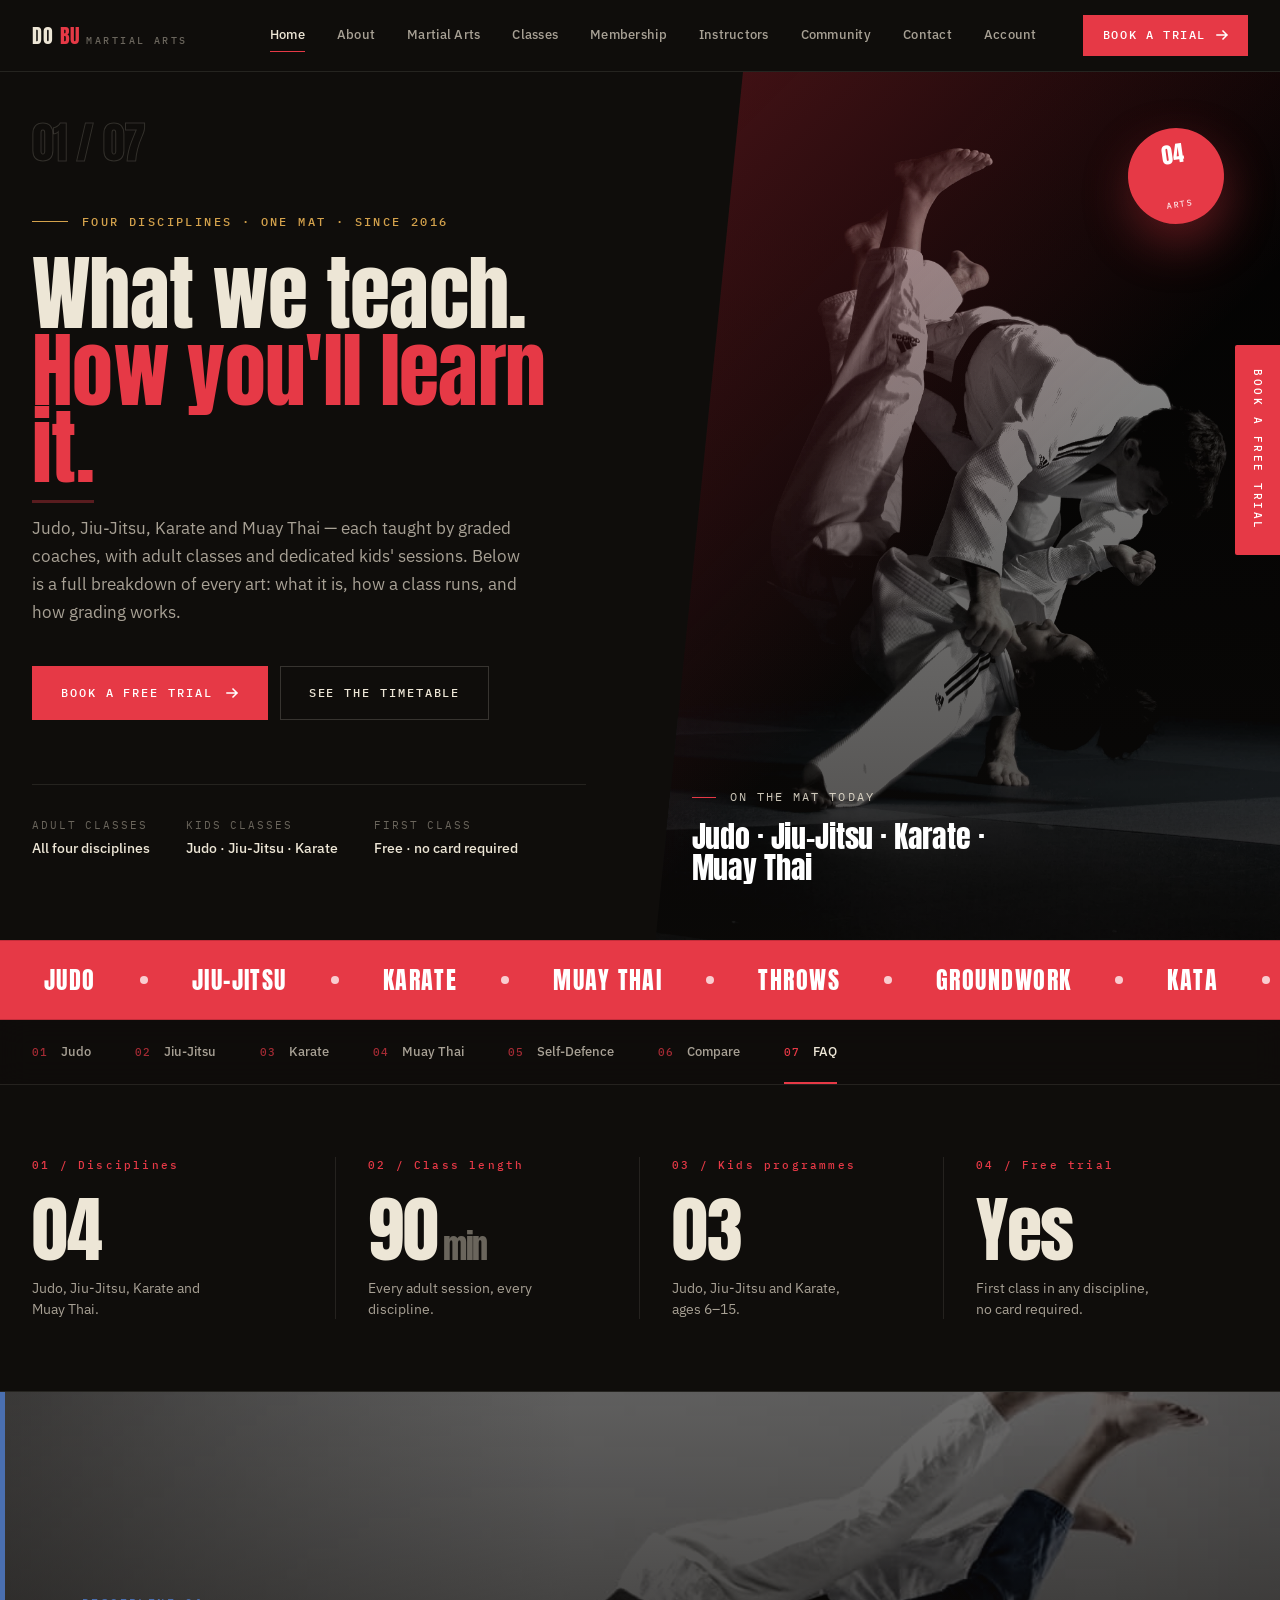
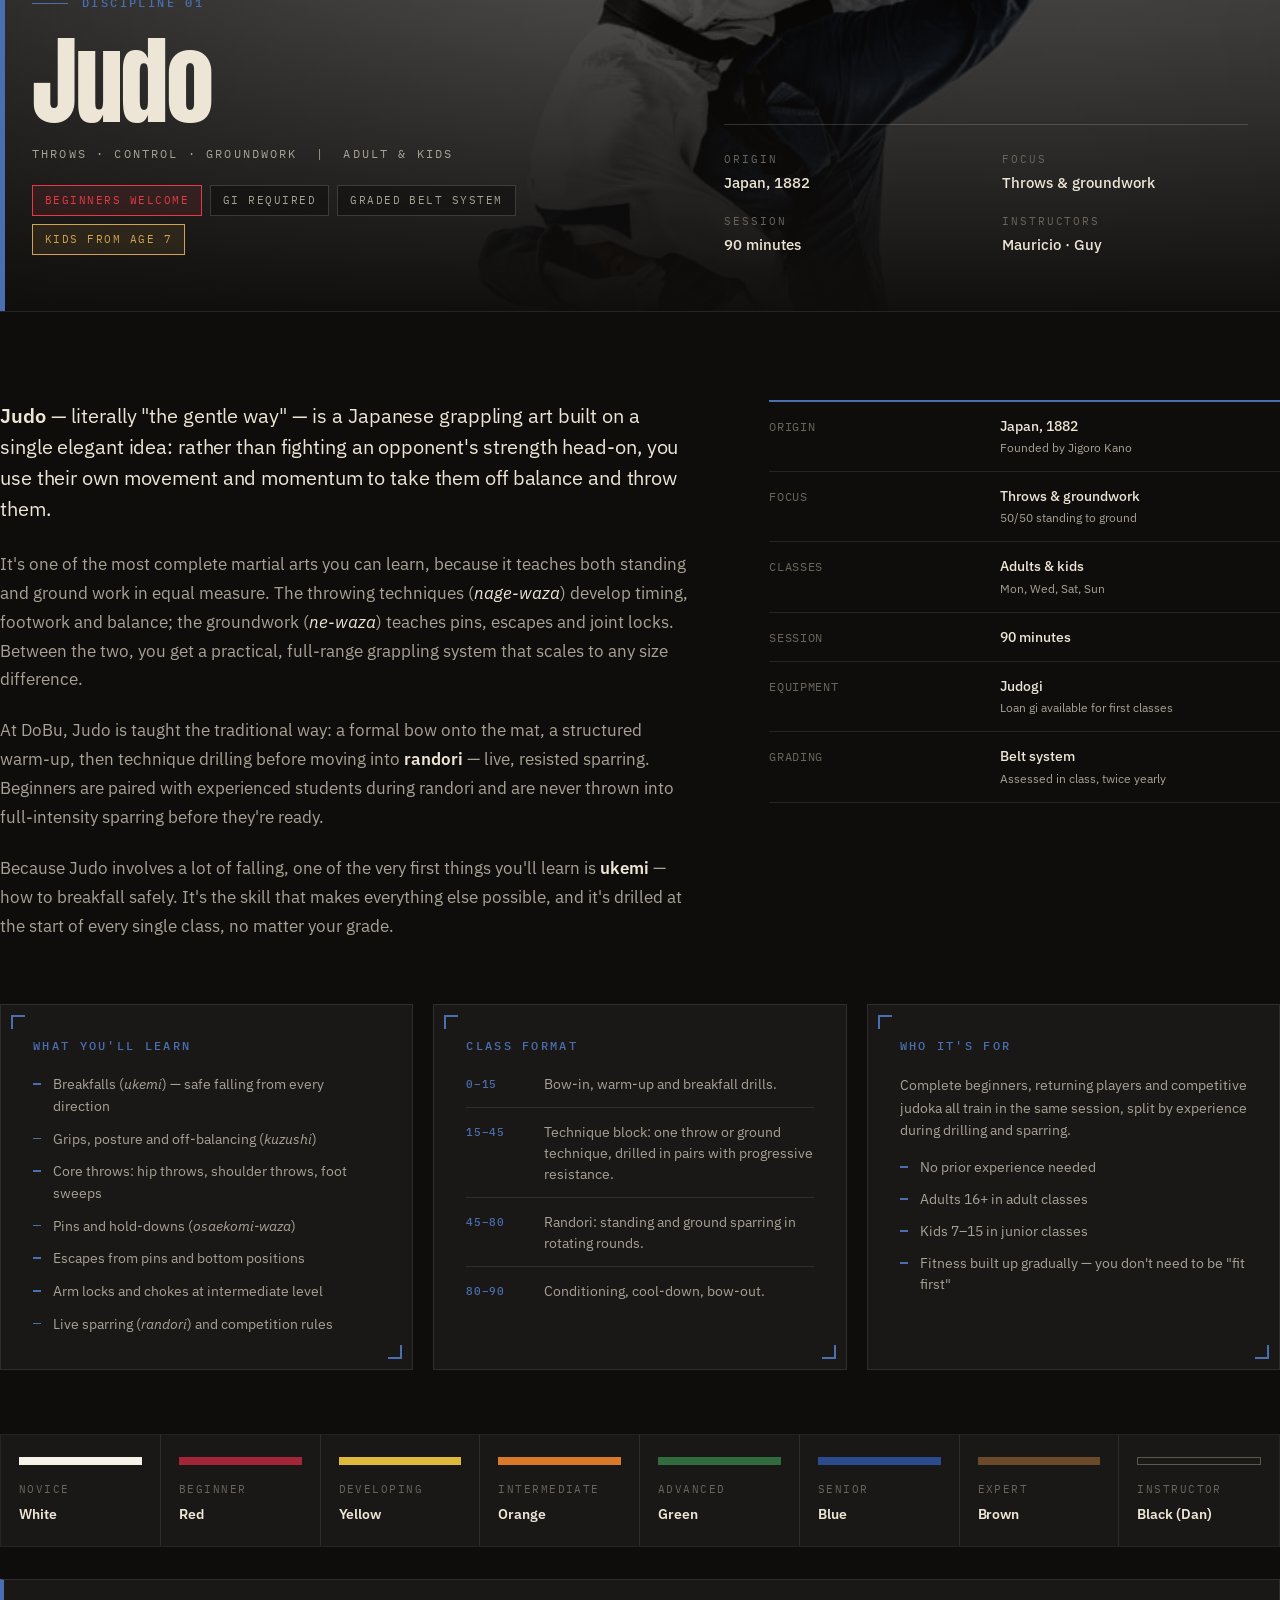
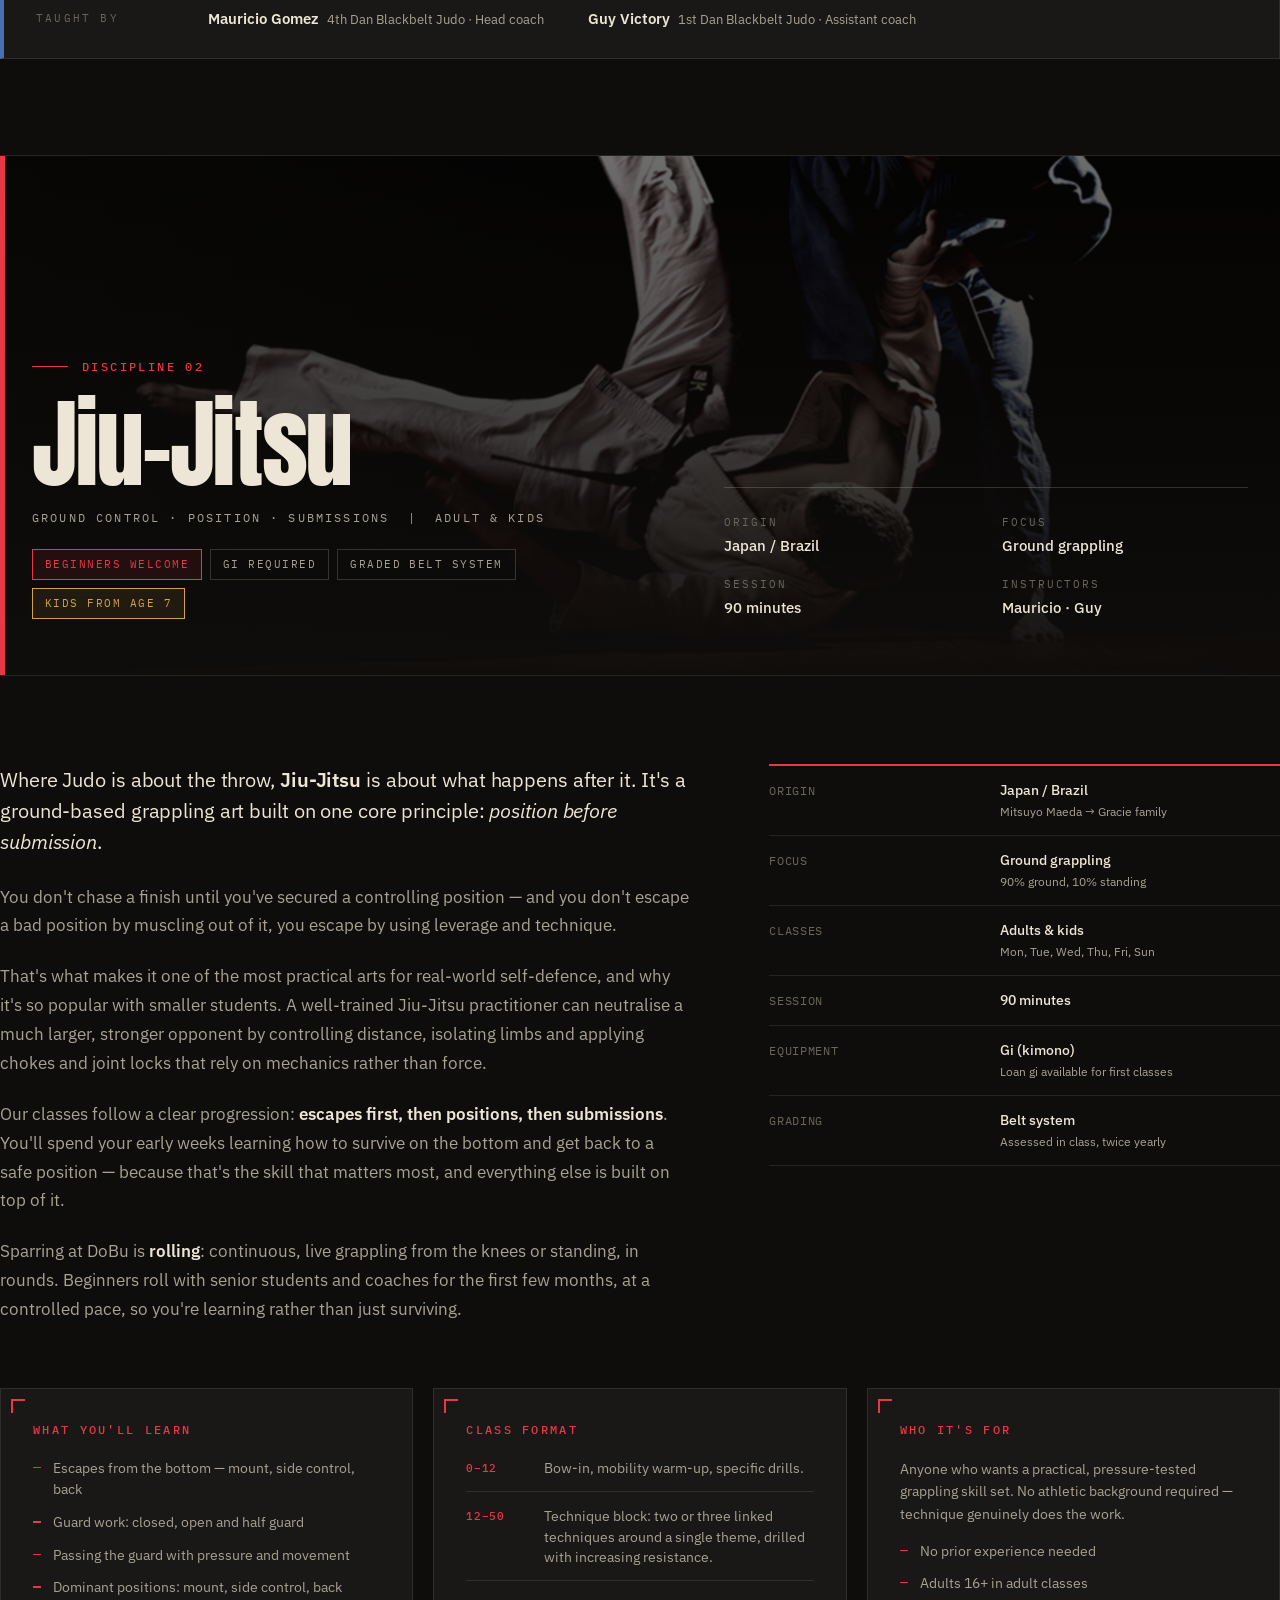
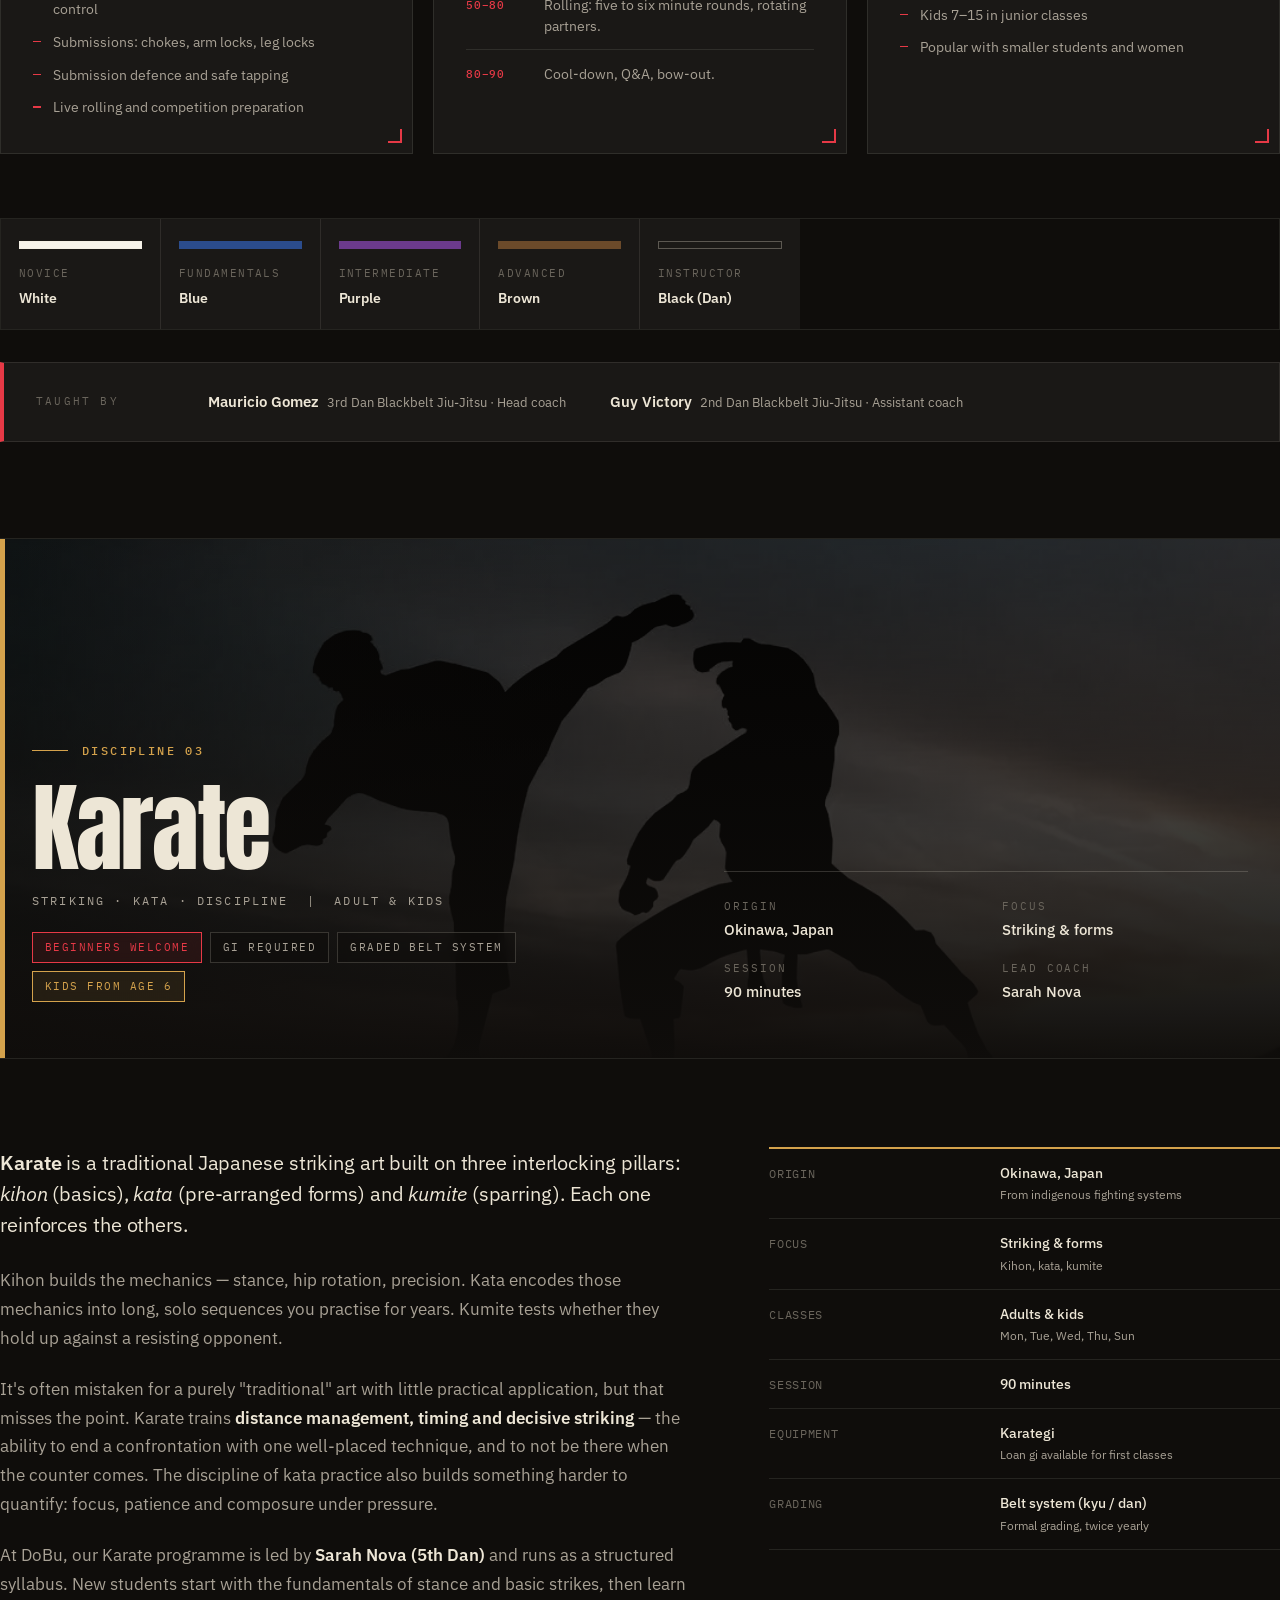
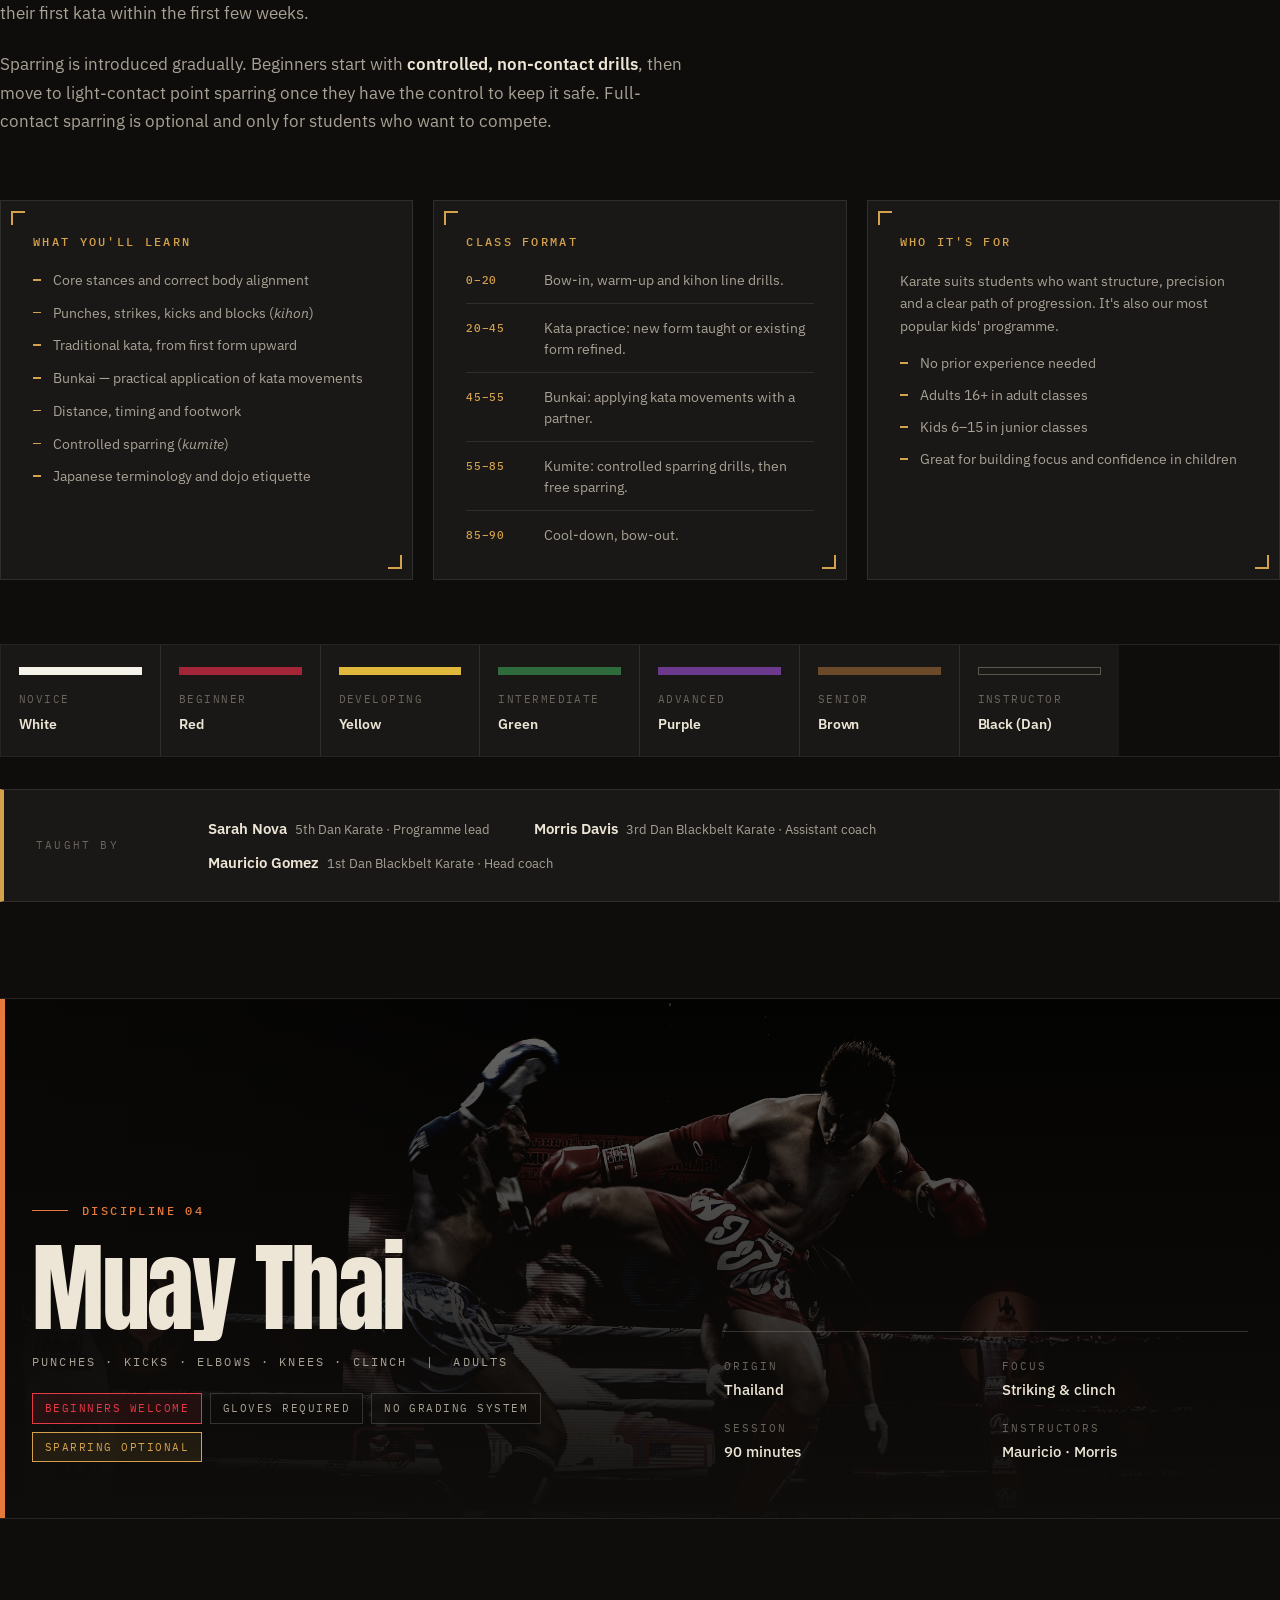
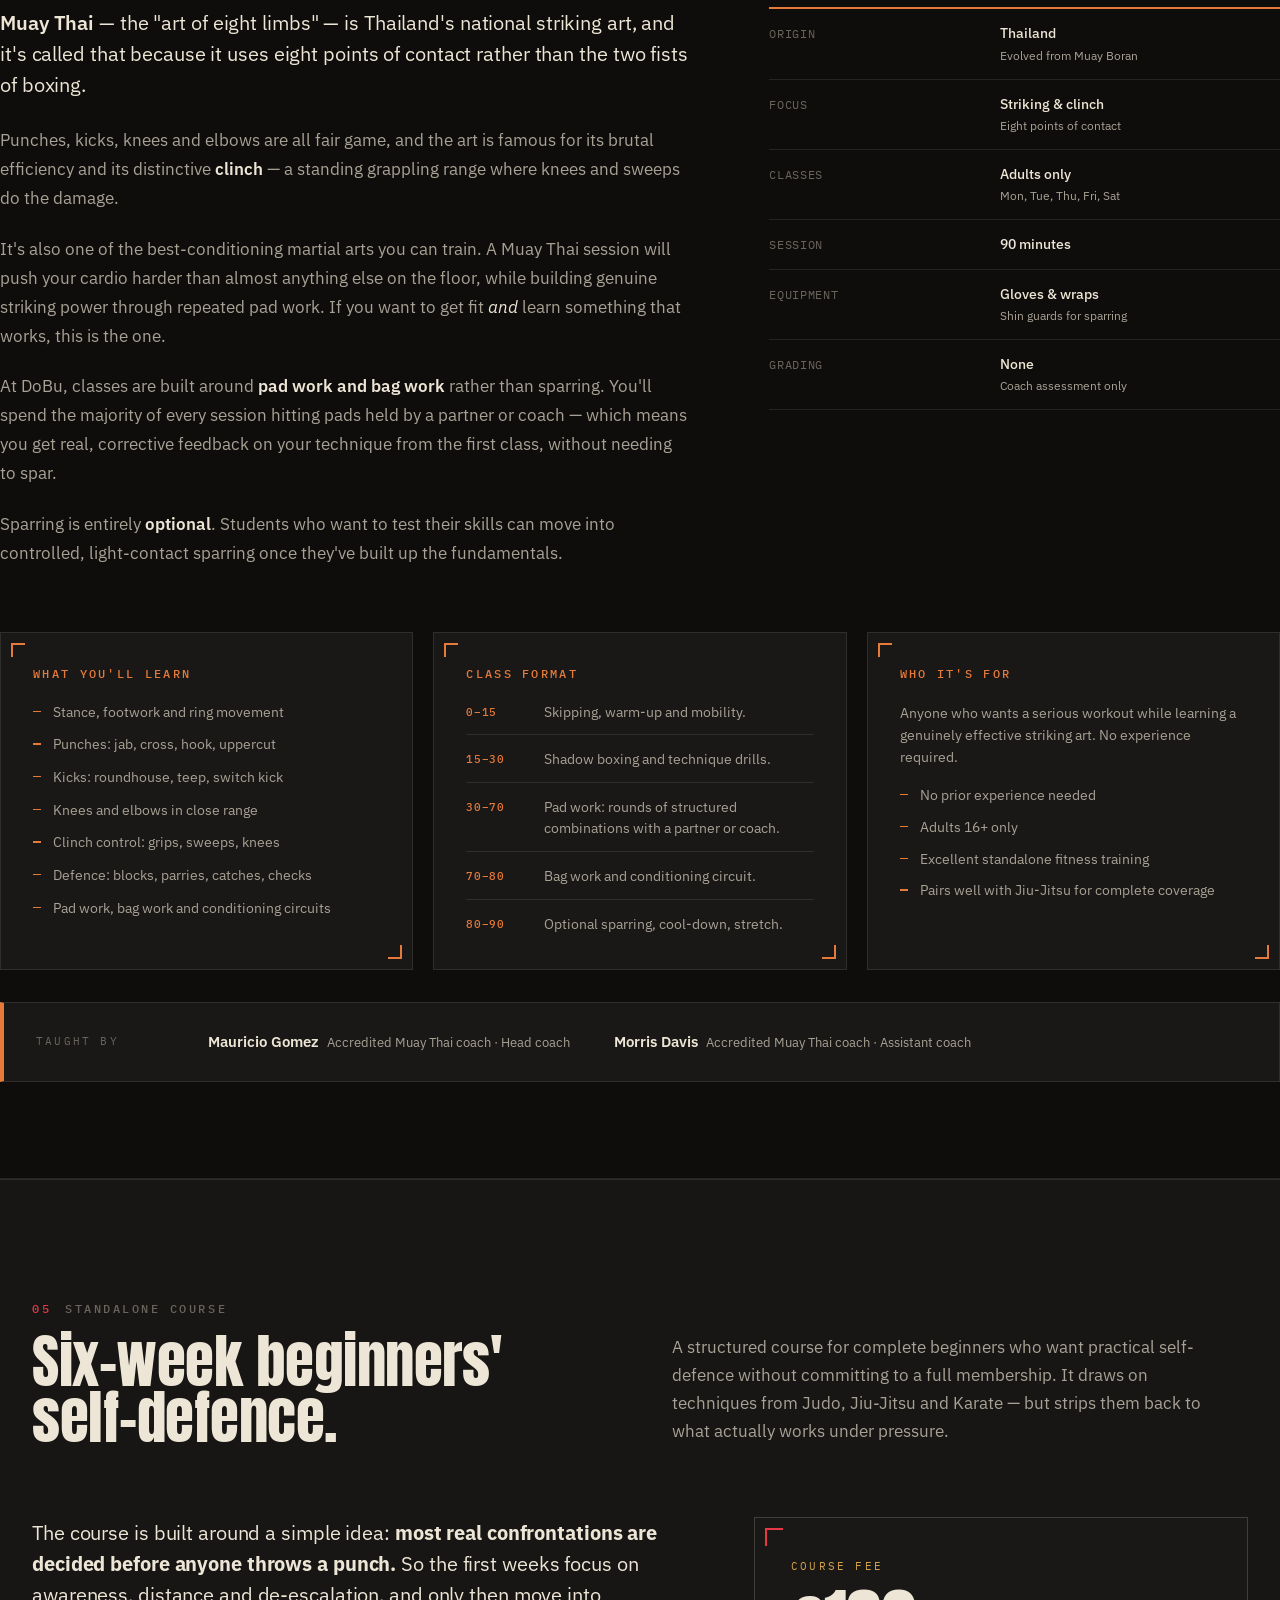
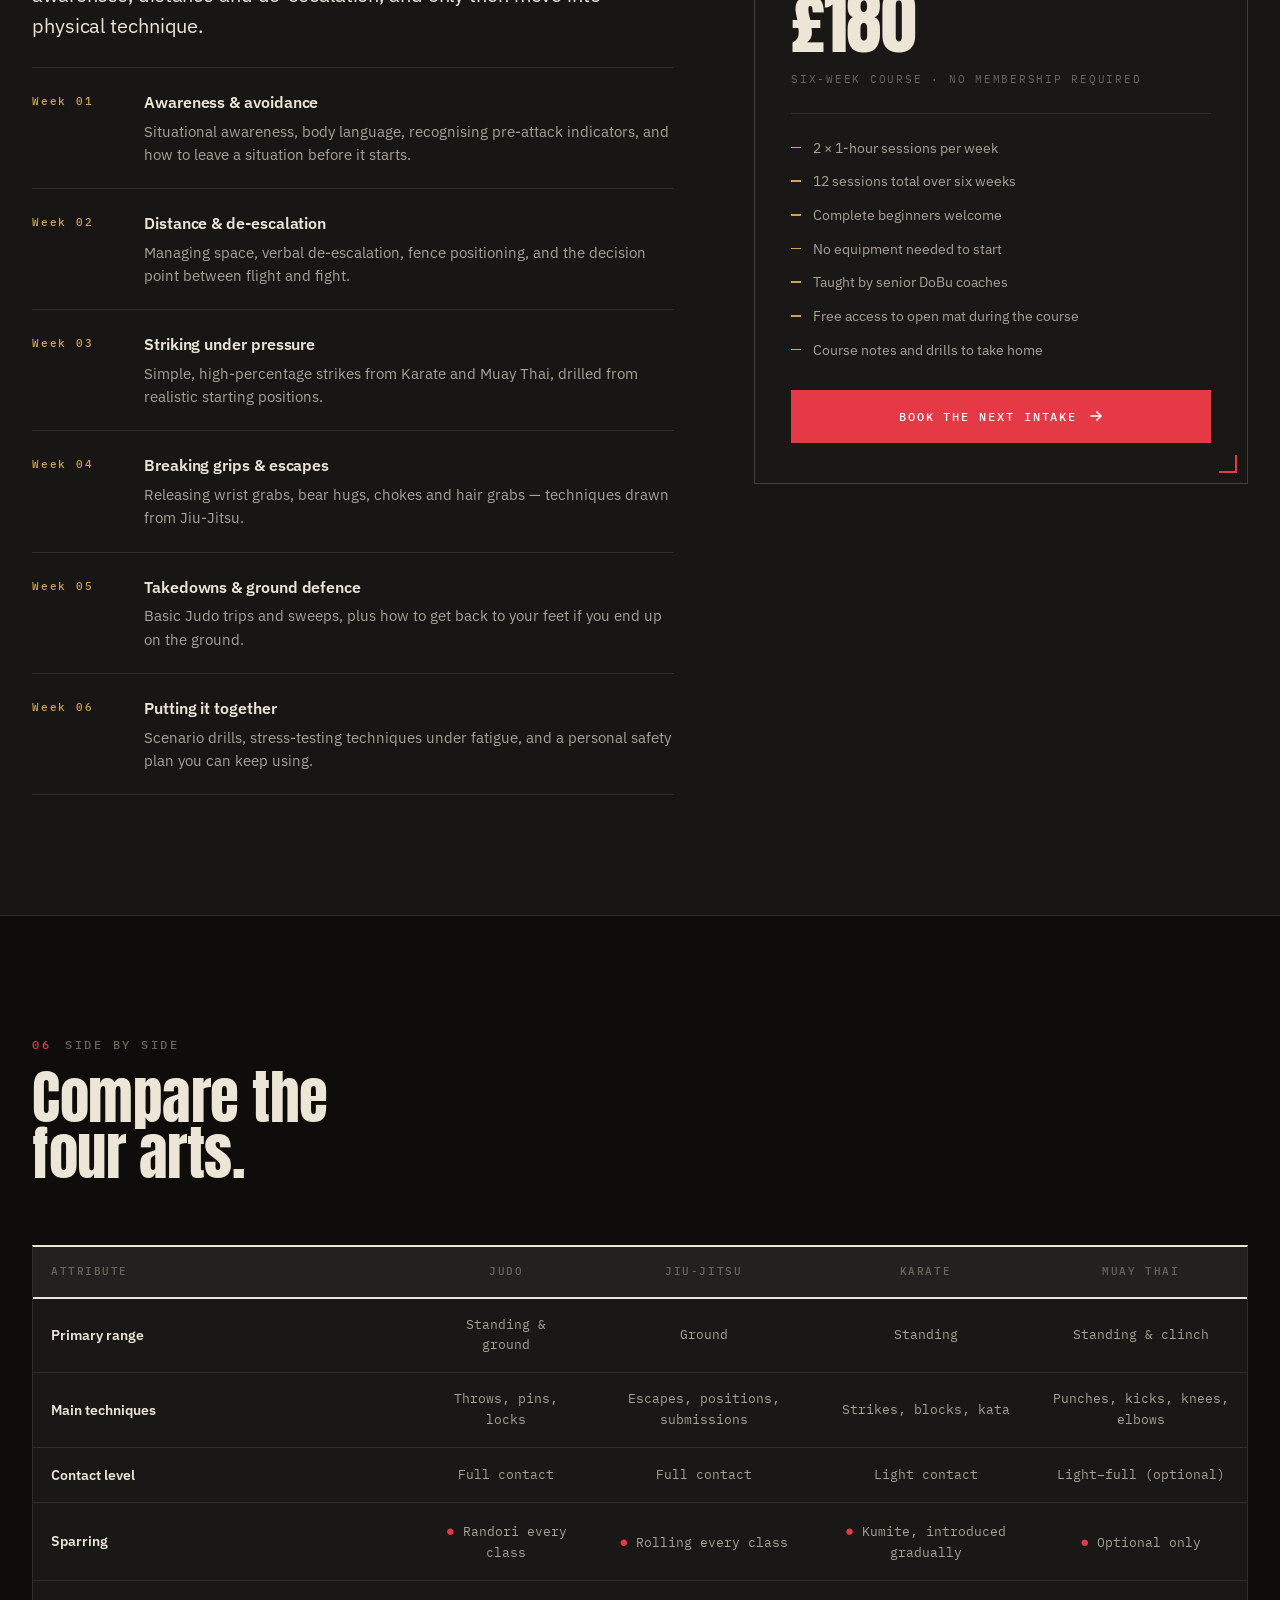
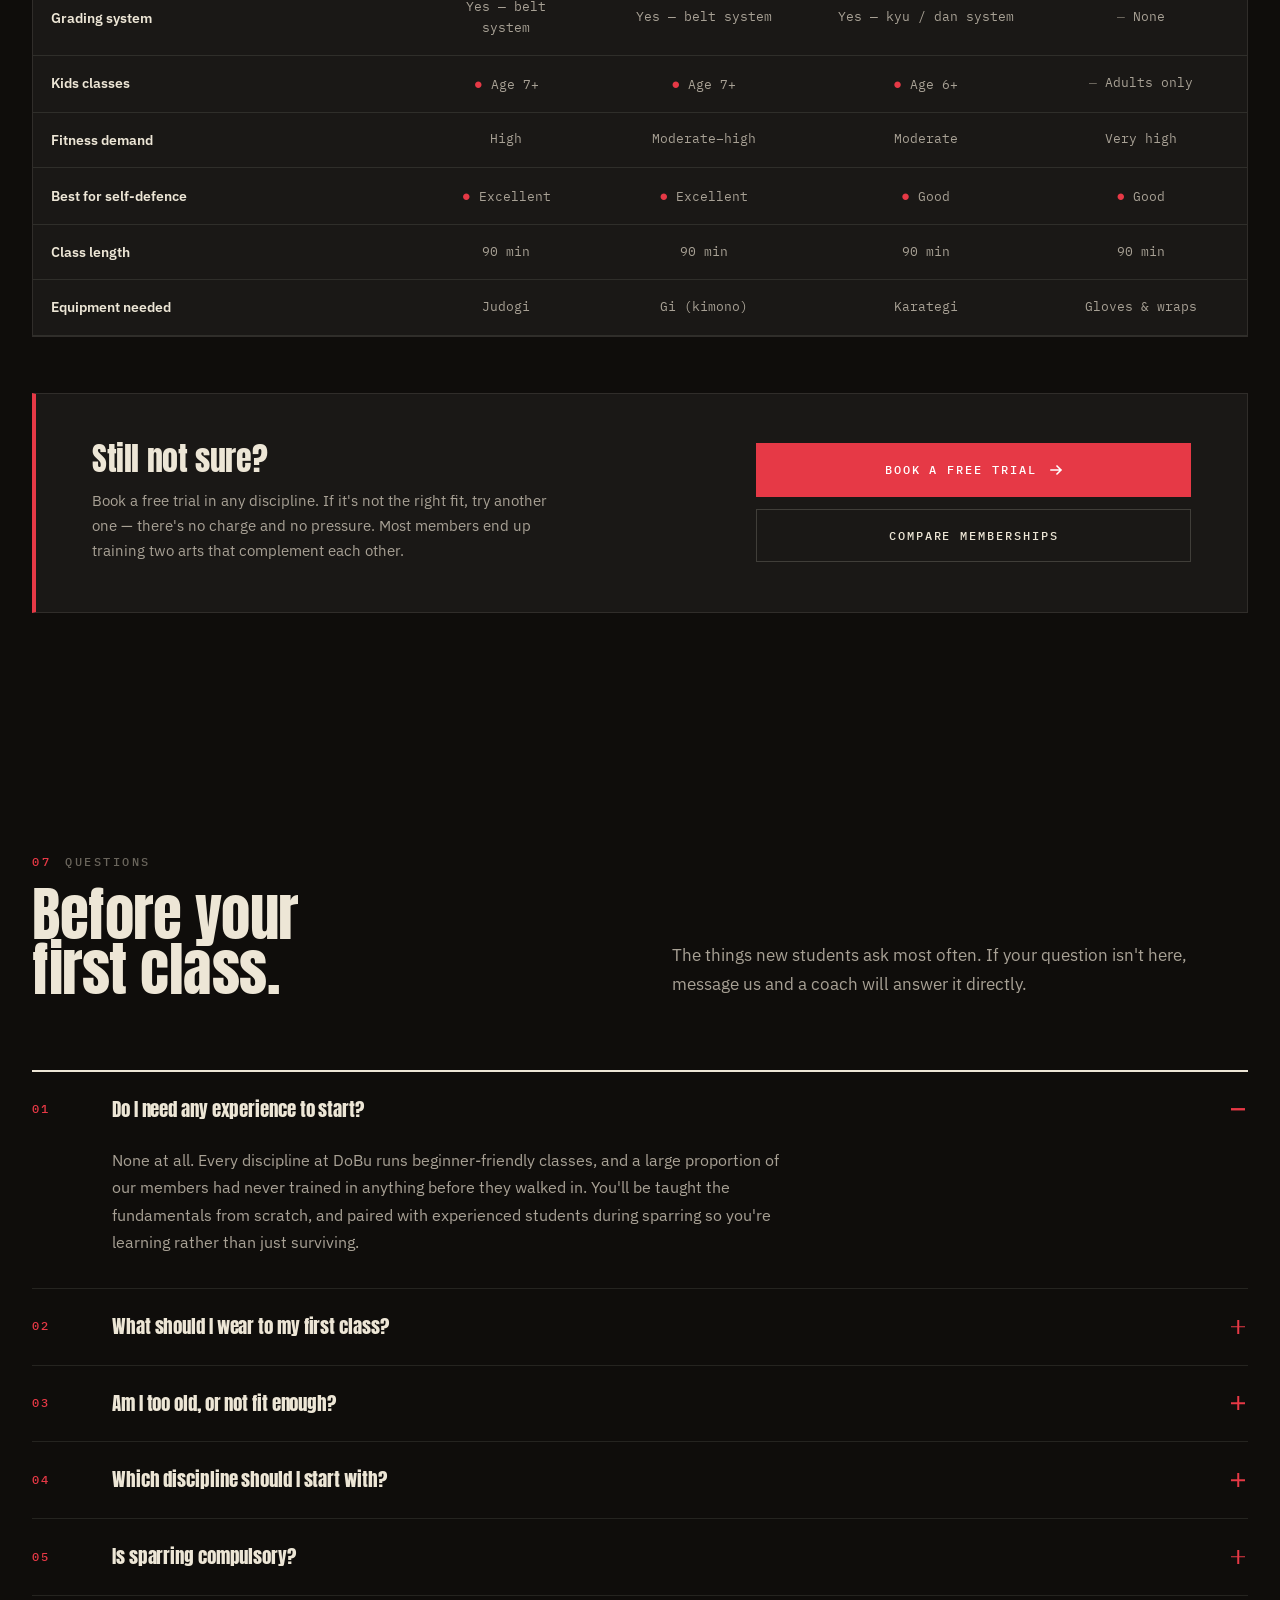
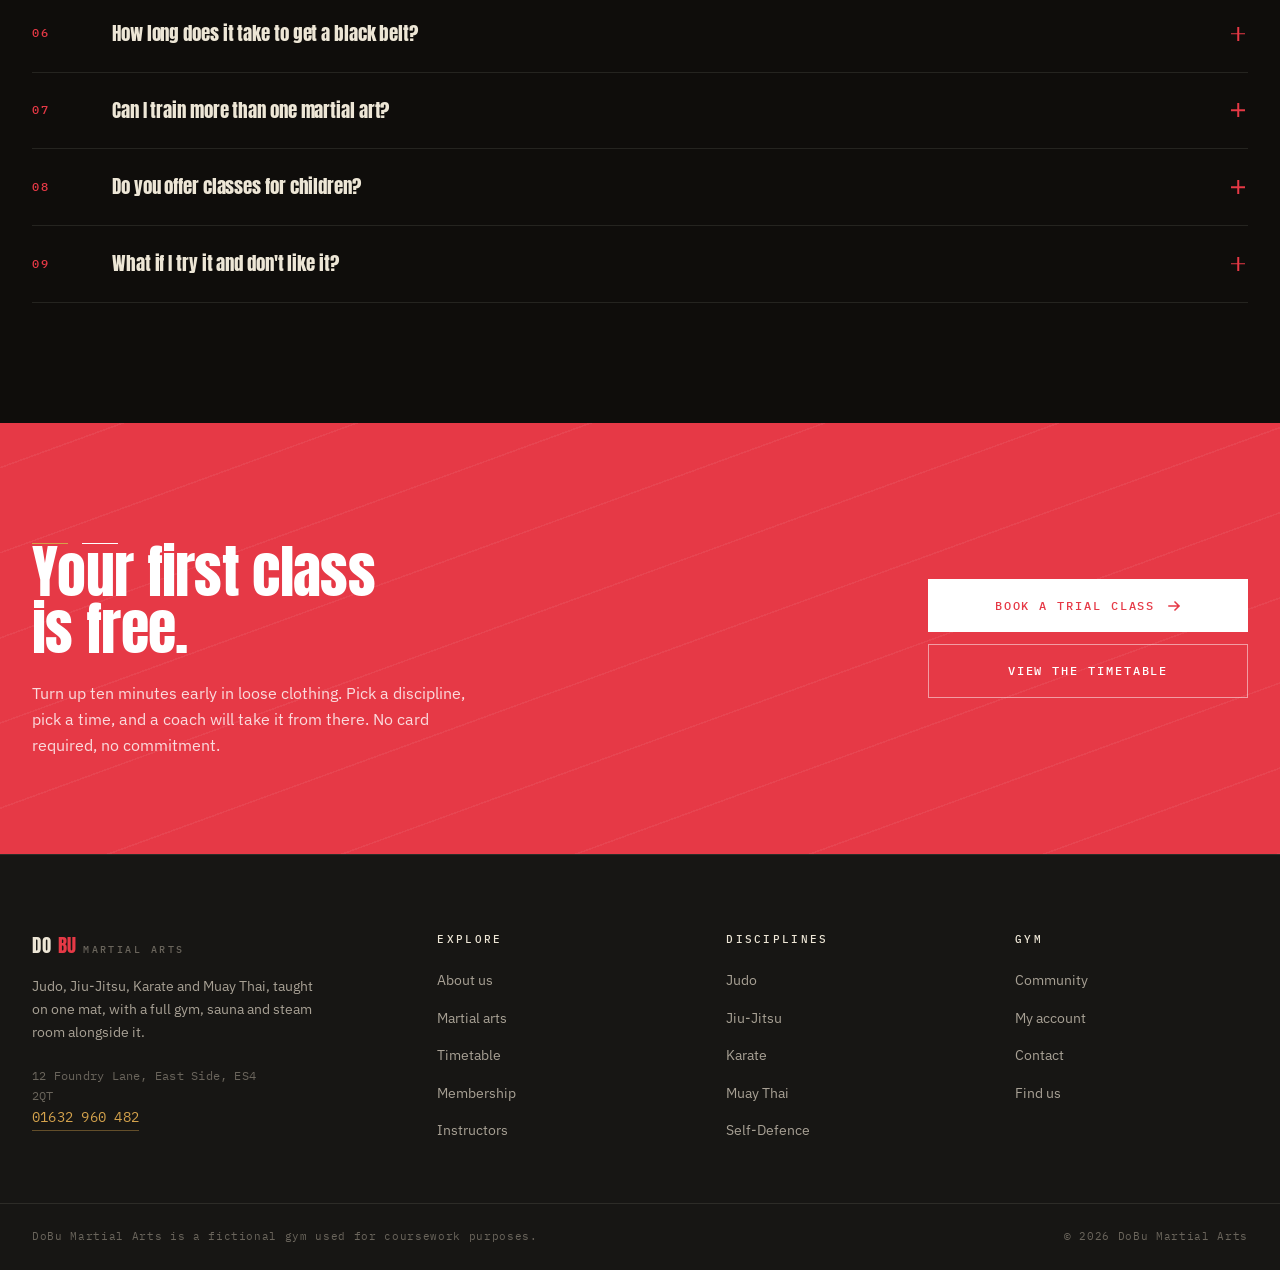
<file: dobu-martial-arts-website/martial-arts.html>
<!DOCTYPE html>
<html lang="en">
<head>
<meta charset="UTF-8">
<meta name="viewport" content="width=device-width, initial-scale=1">
<title>Martial Arts — Judo · Jiu-Jitsu · Karate · Muay Thai | DoBu Martial Arts</title>
<meta name="description" content="Detailed guide to the four martial arts taught at DoBu: Judo, Jiu-Jitsu, Karate and Muay Thai, plus the six-week beginners' self-defence course.">
<meta name="theme-color" content="#0F0D0B">
<link rel="preconnect" href="https://fonts.googleapis.com">
<link rel="preconnect" href="https://fonts.gstatic.com" crossorigin>
<link href="https://fonts.googleapis.com/css2?family=Anton&family=IBM+Plex+Sans:wght@400;500;600;700&family=IBM+Plex+Mono:wght@400;500&display=swap" rel="stylesheet">
<link rel="stylesheet" href="css/material.css">
</head>

<body data-page="arts">

<a class="skip-link" href="#main">Skip to content</a>
<div id="progress" role="presentation"></div>

<!-- ================= HEADER ================= -->
<header class="sash" id="sash">
  <div class="sash-inner">
    <a class="brand" href="index.html">DO<span>BU</span> <em>MARTIAL ARTS</em></a>

    <button class="nav-toggle" id="navToggle" aria-label="Toggle navigation" aria-expanded="false" aria-controls="navLinks">
      <span></span><span></span><span></span>
    </button>

     <nav class="links" id="navLinks" aria-label="Main navigation">
      <a href="index.html" class="active">Home</a>
      <a href="aboutus.html">About</a>
      <a href="martial-arts.html">Martial Arts</a>
      <a href="timetable.html">Classes</a>
      <a href="membership.html">Membership</a>
      <a href="instructors.html">Instructors</a>
      <a href="community.html">Community</a>
      <a href="contact.html">Contact</a>
      <a href="account.html">Account</a>
    </nav>

    <a class="header-cta" href="contact.html">
      Book a trial
      <svg width="12" height="12" viewBox="0 0 12 12" fill="none" aria-hidden="true">
        <path d="M1 6h10M7 2l4 4-4 4" stroke="currentColor" stroke-width="1.5" stroke-linecap="square"/>
      </svg>
    </a>
  </div>
</header>

<main id="main">

  <!-- ================= HERO ================= -->
  <section class="hero">
    <div class="hero-grid">

      <div class="hero-panel">
        <span class="hero-num">01 / 07</span>

        <p class="eyebrow reveal">Four Disciplines · One Mat · Since 2016</p>

        <h1 class="reveal">
          What we teach.<br>
          <em>How you'll learn it.</em>
        </h1>

        <p class="lede reveal">
          Judo, Jiu-Jitsu, Karate and Muay Thai — each taught by graded coaches,
          with adult classes and dedicated kids' sessions. Below is a full breakdown
          of every art: what it is, how a class runs, and how grading works.
        </p>

        <div class="hero-actions reveal">
          <a class="btn" href="contact.html">
            Book a free trial
            <svg width="14" height="14" viewBox="0 0 14 14" fill="none" aria-hidden="true">
              <path d="M2 7h10M8 3l4 4-4 4" stroke="currentColor" stroke-width="1.5" stroke-linecap="square"/>
            </svg>
          </a>
          <a class="btn ghost" href="timetable.html">See the timetable</a>
        </div>

        <div class="hero-meta reveal">
          <div class="m-item">
            <span class="m-k">Adult classes</span>
            <span class="m-v">All four disciplines</span>
          </div>
          <div class="m-item">
            <span class="m-k">Kids classes</span>
            <span class="m-v">Judo · Jiu-Jitsu · Karate</span>
          </div>
          <div class="m-item">
            <span class="m-k">First class</span>
            <span class="m-v">Free · no card required</span>
          </div>
        </div>
      </div>

      <div class="hero-visual">
        <img src="images/judo6.jpg"
             onerror="this.src='https://picsum.photos/seed/dobu-arts-hero-v4/1200/1400'"
             alt="Training on the DoBu mat" loading="eager" fetchpriority="high">

        <div class="hero-badge">
          04<small>ARTS</small>
        </div>

        <div class="hero-stamp">
          <span class="stamp-line">On the mat today</span>
          <span class="stamp-main">Judo · Jiu-Jitsu · Karate · Muay Thai</span>
        </div>
      </div>

    </div>
  </section>

  <!-- ================= TICKER ================= -->
  <div class="ticker" aria-hidden="true">
    <div class="ticker-track">
      <span>Judo</span><span class="dot"></span>
      <span>Jiu-Jitsu</span><span class="dot"></span>
      <span>Karate</span><span class="dot"></span>
      <span>Muay Thai</span><span class="dot"></span>
      <span>Throws</span><span class="dot"></span>
      <span>Groundwork</span><span class="dot"></span>
      <span>Kata</span><span class="dot"></span>
      <span>Clinch</span><span class="dot"></span>
      <span>Kids Classes</span><span class="dot"></span>
      <span>Self-Defence</span><span class="dot"></span>
      <span>Judo</span><span class="dot"></span>
      <span>Jiu-Jitsu</span><span class="dot"></span>
      <span>Karate</span><span class="dot"></span>
      <span>Muay Thai</span><span class="dot"></span>
      <span>Throws</span><span class="dot"></span>
      <span>Groundwork</span><span class="dot"></span>
      <span>Kata</span><span class="dot"></span>
      <span>Clinch</span><span class="dot"></span>
      <span>Kids Classes</span><span class="dot"></span>
      <span>Self-Defence</span><span class="dot"></span>
    </div>
  </div>

  <!-- ================= SUBNAV ================= -->
  <nav class="subnav" id="subnav" aria-label="Jump to a discipline">
    <div class="subnav-inner">
      <a href="#judo" class="active"><span class="sn-num">01</span> Judo</a>
      <a href="#jiujitsu"><span class="sn-num">02</span> Jiu-Jitsu</a>
      <a href="#karate"><span class="sn-num">03</span> Karate</a>
      <a href="#muaythai"><span class="sn-num">04</span> Muay Thai</a>
      <a href="#self-defence"><span class="sn-num">05</span> Self-Defence</a>
      <a href="#compare"><span class="sn-num">06</span> Compare</a>
      <a href="#faq"><span class="sn-num">07</span> FAQ</a>
    </div>
  </nav>

  <!-- ================= STATS BAND ================= -->
  <section class="stats-band tight">
    <div class="wrap">
      <div class="stats-grid">
        <div class="stat reveal">
          <span class="n">01 / Disciplines</span>
          <span class="v">04</span>
          <span class="l">Judo, Jiu-Jitsu, Karate and Muay Thai.</span>
        </div>
        <div class="stat reveal">
          <span class="n">02 / Class length</span>
          <span class="v">90<span style="font-size:.45em;color:var(--text-3);margin-left:6px">min</span></span>
          <span class="l">Every adult session, every discipline.</span>
        </div>
        <div class="stat reveal">
          <span class="n">03 / Kids programmes</span>
          <span class="v">03</span>
          <span class="l">Judo, Jiu-Jitsu and Karate, ages 6–15.</span>
        </div>
        <div class="stat reveal">
          <span class="n">04 / Free trial</span>
          <span class="v">Yes</span>
          <span class="l">First class in any discipline, no card required.</span>
        </div>
      </div>
    </div>
  </section>

  <!-- ============================================================
       01 · JUDO
       ============================================================ -->
  <article class="discipline" id="judo" style="--accent:var(--c-judo)">

    <header class="disc-hero">
      <div class="disc-hero-bg" aria-hidden="true">
        <img src="images/judo.jpg"
             onerror="this.src='https://picsum.photos/seed/dobu-judo-hero/1920/900'"
             alt="" loading="lazy">
      </div>
      <div class="wrap disc-hero-inner">

        <div class="disc-hero-copy reveal">
          <p class="eyebrow">Discipline 01</p>
          <h2>Judo</h2>
          <p class="disc-meta">Throws · Control · Groundwork &nbsp;|&nbsp; Adult &amp; Kids</p>
          <div class="chips">
            <span class="chip red">Beginners welcome</span>
            <span class="chip">Gi required</span>
            <span class="chip">Graded belt system</span>
            <span class="chip gold">Kids from age 7</span>
          </div>
        </div>

        <div class="disc-hero-facts reveal">
          <div class="dhf">
            <span class="dhf-k">Origin</span>
            <span class="dhf-v">Japan, 1882</span>
          </div>
          <div class="dhf">
            <span class="dhf-k">Focus</span>
            <span class="dhf-v">Throws &amp; groundwork</span>
          </div>
          <div class="dhf">
            <span class="dhf-k">Session</span>
            <span class="dhf-v">90 minutes</span>
          </div>
          <div class="dhf">
            <span class="dhf-k">Instructors</span>
            <span class="dhf-v">Mauricio · Guy</span>
          </div>
        </div>

      </div>
    </header>

    <div class="wrap disc-content">

      <div class="disc-body">
        <div class="disc-copy reveal">
          <p class="disc-lede">
            <b>Judo</b> — literally "the gentle way" — is a Japanese grappling art built on a single
            elegant idea: rather than fighting an opponent's strength head-on, you use their own
            movement and momentum to take them off balance and throw them.
          </p>

          <p>
            It's one of the most complete martial arts you can learn, because it teaches both
            standing and ground work in equal measure. The throwing techniques (<em>nage-waza</em>)
            develop timing, footwork and balance; the groundwork (<em>ne-waza</em>) teaches pins,
            escapes and joint locks. Between the two, you get a practical, full-range grappling
            system that scales to any size difference.
          </p>

          <p>
            At DoBu, Judo is taught the traditional way: a formal bow onto the mat, a structured
            warm-up, then technique drilling before moving into <b>randori</b> — live, resisted
            sparring. Beginners are paired with experienced students during randori and are never
            thrown into full-intensity sparring before they're ready.
          </p>

          <p>
            Because Judo involves a lot of falling, one of the very first things you'll learn is
            <b>ukemi</b> — how to breakfall safely. It's the skill that makes everything else
            possible, and it's drilled at the start of every single class, no matter your grade.
          </p>
        </div>

        <aside class="disc-facts reveal">
          <div class="df-row"><span class="df-k">Origin</span><span class="df-v">Japan, 1882<small>Founded by Jigoro Kano</small></span></div>
          <div class="df-row"><span class="df-k">Focus</span><span class="df-v">Throws &amp; groundwork<small>50/50 standing to ground</small></span></div>
          <div class="df-row"><span class="df-k">Classes</span><span class="df-v">Adults &amp; kids<small>Mon, Wed, Sat, Sun</small></span></div>
          <div class="df-row"><span class="df-k">Session</span><span class="df-v">90 minutes</span></div>
          <div class="df-row"><span class="df-k">Equipment</span><span class="df-v">Judogi<small>Loan gi available for first classes</small></span></div>
          <div class="df-row"><span class="df-k">Grading</span><span class="df-v">Belt system<small>Assessed in class, twice yearly</small></span></div>
        </aside>
      </div>

      <div class="disc-panels">

        <div class="disc-panel reveal">
          <h4>What you'll learn</h4>
          <ul class="dp-list">
            <li>Breakfalls (<em>ukemi</em>) — safe falling from every direction</li>
            <li>Grips, posture and off-balancing (<em>kuzushi</em>)</li>
            <li>Core throws: hip throws, shoulder throws, foot sweeps</li>
            <li>Pins and hold-downs (<em>osaekomi-waza</em>)</li>
            <li>Escapes from pins and bottom positions</li>
            <li>Arm locks and chokes at intermediate level</li>
            <li>Live sparring (<em>randori</em>) and competition rules</li>
          </ul>
        </div>

        <div class="disc-panel reveal">
          <h4>Class format</h4>
          <ul class="dp-timeline">
            <li><b>0–15</b><span>Bow-in, warm-up and breakfall drills.</span></li>
            <li><b>15–45</b><span>Technique block: one throw or ground technique, drilled in pairs with progressive resistance.</span></li>
            <li><b>45–80</b><span>Randori: standing and ground sparring in rotating rounds.</span></li>
            <li><b>80–90</b><span>Conditioning, cool-down, bow-out.</span></li>
          </ul>
        </div>

        <div class="disc-panel reveal">
          <h4>Who it's for</h4>
          <p class="dp-p">Complete beginners, returning players and competitive judoka all train in the same session, split by experience during drilling and sparring.</p>
          <ul class="dp-list small">
            <li>No prior experience needed</li>
            <li>Adults 16+ in adult classes</li>
            <li>Kids 7–15 in junior classes</li>
            <li>Fitness built up gradually — you don't need to be "fit first"</li>
          </ul>
        </div>

      </div>

      <div class="belt-strip reveal">
        <div><span class="belt" style="background:#F6F3EA;border:1px solid rgba(237,230,214,.3)"></span><span class="bk">Novice</span><span class="bv">White</span></div>
        <div><span class="belt" style="background:#A32638"></span><span class="bk">Beginner</span><span class="bv">Red</span></div>
        <div><span class="belt" style="background:#E0B93C"></span><span class="bk">Developing</span><span class="bv">Yellow</span></div>
        <div><span class="belt" style="background:#D97A2B"></span><span class="bk">Intermediate</span><span class="bv">Orange</span></div>
        <div><span class="belt" style="background:#2F6B3C"></span><span class="bk">Advanced</span><span class="bv">Green</span></div>
        <div><span class="belt" style="background:#2B4C8C"></span><span class="bk">Senior</span><span class="bv">Blue</span></div>
        <div><span class="belt" style="background:#6B4A2A"></span><span class="bk">Expert</span><span class="bv">Brown</span></div>
        <div><span class="belt" style="background:#1C1A17;border:1px solid rgba(237,230,214,.3)"></span><span class="bk">Instructor</span><span class="bv">Black (Dan)</span></div>
      </div>

      <div class="coach-strip reveal">
        <span class="cs-label">Taught by</span>
        <ul>
          <li><b>Mauricio Gomez</b> <small>4th Dan Blackbelt Judo · Head coach</small></li>
          <li><b>Guy Victory</b> <small>1st Dan Blackbelt Judo · Assistant coach</small></li>
        </ul>
      </div>

    </div>
  </article>

  <!-- ============================================================
       02 · JIU-JITSU
       ============================================================ -->
  <article class="discipline" id="jiujitsu" style="--accent:var(--c-jj)">

    <header class="disc-hero">
      <div class="disc-hero-bg" aria-hidden="true">
        <img src="images/Jiu-Jitsu.jpg"
             onerror="this.src='https://picsum.photos/seed/dobu-jj-hero/1920/900'"
             alt="" loading="lazy">
      </div>
      <div class="wrap disc-hero-inner">

        <div class="disc-hero-copy reveal">
          <p class="eyebrow">Discipline 02</p>
          <h2>Jiu-Jitsu</h2>
          <p class="disc-meta">Ground control · Position · Submissions &nbsp;|&nbsp; Adult &amp; Kids</p>
          <div class="chips">
            <span class="chip red">Beginners welcome</span>
            <span class="chip">Gi required</span>
            <span class="chip">Graded belt system</span>
            <span class="chip gold">Kids from age 7</span>
          </div>
        </div>

        <div class="disc-hero-facts reveal">
          <div class="dhf"><span class="dhf-k">Origin</span><span class="dhf-v">Japan / Brazil</span></div>
          <div class="dhf"><span class="dhf-k">Focus</span><span class="dhf-v">Ground grappling</span></div>
          <div class="dhf"><span class="dhf-k">Session</span><span class="dhf-v">90 minutes</span></div>
          <div class="dhf"><span class="dhf-k">Instructors</span><span class="dhf-v">Mauricio · Guy</span></div>
        </div>

      </div>
    </header>

    <div class="wrap disc-content">

      <div class="disc-body">
        <div class="disc-copy reveal">
          <p class="disc-lede">
            Where Judo is about the throw, <b>Jiu-Jitsu</b> is about what happens after it.
            It's a ground-based grappling art built on one core principle:
            <em>position before submission</em>.
          </p>

          <p>
            You don't chase a finish until you've secured a controlling position — and you don't
            escape a bad position by muscling out of it, you escape by using leverage and
            technique.
          </p>

          <p>
            That's what makes it one of the most practical arts for real-world self-defence,
            and why it's so popular with smaller students. A well-trained Jiu-Jitsu practitioner
            can neutralise a much larger, stronger opponent by controlling distance, isolating
            limbs and applying chokes and joint locks that rely on mechanics rather than force.
          </p>

          <p>
            Our classes follow a clear progression: <b>escapes first, then positions, then
            submissions</b>. You'll spend your early weeks learning how to survive on the bottom
            and get back to a safe position — because that's the skill that matters most, and
            everything else is built on top of it.
          </p>

          <p>
            Sparring at DoBu is <b>rolling</b>: continuous, live grappling from the knees or
            standing, in rounds. Beginners roll with senior students and coaches for the first
            few months, at a controlled pace, so you're learning rather than just surviving.
          </p>
        </div>

        <aside class="disc-facts reveal">
          <div class="df-row"><span class="df-k">Origin</span><span class="df-v">Japan / Brazil<small>Mitsuyo Maeda → Gracie family</small></span></div>
          <div class="df-row"><span class="df-k">Focus</span><span class="df-v">Ground grappling<small>90% ground, 10% standing</small></span></div>
          <div class="df-row"><span class="df-k">Classes</span><span class="df-v">Adults &amp; kids<small>Mon, Tue, Wed, Thu, Fri, Sun</small></span></div>
          <div class="df-row"><span class="df-k">Session</span><span class="df-v">90 minutes</span></div>
          <div class="df-row"><span class="df-k">Equipment</span><span class="df-v">Gi (kimono)<small>Loan gi available for first classes</small></span></div>
          <div class="df-row"><span class="df-k">Grading</span><span class="df-v">Belt system<small>Assessed in class, twice yearly</small></span></div>
        </aside>
      </div>

      <div class="disc-panels">
        <div class="disc-panel reveal">
          <h4>What you'll learn</h4>
          <ul class="dp-list">
            <li>Escapes from the bottom — mount, side control, back</li>
            <li>Guard work: closed, open and half guard</li>
            <li>Passing the guard with pressure and movement</li>
            <li>Dominant positions: mount, side control, back control</li>
            <li>Submissions: chokes, arm locks, leg locks</li>
            <li>Submission defence and safe tapping</li>
            <li>Live rolling and competition preparation</li>
          </ul>
        </div>

        <div class="disc-panel reveal">
          <h4>Class format</h4>
          <ul class="dp-timeline">
            <li><b>0–12</b><span>Bow-in, mobility warm-up, specific drills.</span></li>
            <li><b>12–50</b><span>Technique block: two or three linked techniques around a single theme, drilled with increasing resistance.</span></li>
            <li><b>50–80</b><span>Rolling: five to six minute rounds, rotating partners.</span></li>
            <li><b>80–90</b><span>Cool-down, Q&amp;A, bow-out.</span></li>
          </ul>
        </div>

        <div class="disc-panel reveal">
          <h4>Who it's for</h4>
          <p class="dp-p">Anyone who wants a practical, pressure-tested grappling skill set. No athletic background required — technique genuinely does the work.</p>
          <ul class="dp-list small">
            <li>No prior experience needed</li>
            <li>Adults 16+ in adult classes</li>
            <li>Kids 7–15 in junior classes</li>
            <li>Popular with smaller students and women</li>
          </ul>
        </div>
      </div>

      <div class="belt-strip reveal">
        <div><span class="belt" style="background:#F6F3EA;border:1px solid rgba(237,230,214,.3)"></span><span class="bk">Novice</span><span class="bv">White</span></div>
        <div><span class="belt" style="background:#2B4C8C"></span><span class="bk">Fundamentals</span><span class="bv">Blue</span></div>
        <div><span class="belt" style="background:#6B3A8C"></span><span class="bk">Intermediate</span><span class="bv">Purple</span></div>
        <div><span class="belt" style="background:#6B4A2A"></span><span class="bk">Advanced</span><span class="bv">Brown</span></div>
        <div><span class="belt" style="background:#1C1A17;border:1px solid rgba(237,230,214,.3)"></span><span class="bk">Instructor</span><span class="bv">Black (Dan)</span></div>
      </div>

      <div class="coach-strip reveal">
        <span class="cs-label">Taught by</span>
        <ul>
          <li><b>Mauricio Gomez</b> <small>3rd Dan Blackbelt Jiu-Jitsu · Head coach</small></li>
          <li><b>Guy Victory</b> <small>2nd Dan Blackbelt Jiu-Jitsu · Assistant coach</small></li>
        </ul>
      </div>

    </div>
  </article>

  <!-- ============================================================
       03 · KARATE
       ============================================================ -->
  <article class="discipline" id="karate" style="--accent:var(--c-karate)">

    <header class="disc-hero">
      <div class="disc-hero-bg" aria-hidden="true">
        <img src="images/Karate.webp"
             onerror="this.src='https://picsum.photos/seed/dobu-karate-hero/1920/900'"
             alt="" loading="lazy">
      </div>
      <div class="wrap disc-hero-inner">

        <div class="disc-hero-copy reveal">
          <p class="eyebrow">Discipline 03</p>
          <h2>Karate</h2>
          <p class="disc-meta">Striking · Kata · Discipline &nbsp;|&nbsp; Adult &amp; Kids</p>
          <div class="chips">
            <span class="chip red">Beginners welcome</span>
            <span class="chip">Gi required</span>
            <span class="chip">Graded belt system</span>
            <span class="chip gold">Kids from age 6</span>
          </div>
        </div>

        <div class="disc-hero-facts reveal">
          <div class="dhf"><span class="dhf-k">Origin</span><span class="dhf-v">Okinawa, Japan</span></div>
          <div class="dhf"><span class="dhf-k">Focus</span><span class="dhf-v">Striking &amp; forms</span></div>
          <div class="dhf"><span class="dhf-k">Session</span><span class="dhf-v">90 minutes</span></div>
          <div class="dhf"><span class="dhf-k">Lead coach</span><span class="dhf-v">Sarah Nova</span></div>
        </div>

      </div>
    </header>

    <div class="wrap disc-content">

      <div class="disc-body">
        <div class="disc-copy reveal">
          <p class="disc-lede">
            <b>Karate</b> is a traditional Japanese striking art built on three interlocking
            pillars: <em>kihon</em> (basics), <em>kata</em> (pre-arranged forms) and
            <em>kumite</em> (sparring). Each one reinforces the others.
          </p>

          <p>
            Kihon builds the mechanics — stance, hip rotation, precision. Kata encodes those
            mechanics into long, solo sequences you practise for years. Kumite tests whether they
            hold up against a resisting opponent.
          </p>

          <p>
            It's often mistaken for a purely "traditional" art with little practical application,
            but that misses the point. Karate trains <b>distance management, timing and decisive
            striking</b> — the ability to end a confrontation with one well-placed technique, and
            to not be there when the counter comes. The discipline of kata practice also builds
            something harder to quantify: focus, patience and composure under pressure.
          </p>

          <p>
            At DoBu, our Karate programme is led by <b>Sarah Nova (5th Dan)</b> and runs as a
            structured syllabus. New students start with the fundamentals of stance and basic
            strikes, then learn their first kata within the first few weeks.
          </p>

          <p>
            Sparring is introduced gradually. Beginners start with <b>controlled, non-contact
            drills</b>, then move to light-contact point sparring once they have the control to
            keep it safe. Full-contact sparring is optional and only for students who want to
            compete.
          </p>
        </div>

        <aside class="disc-facts reveal">
          <div class="df-row"><span class="df-k">Origin</span><span class="df-v">Okinawa, Japan<small>From indigenous fighting systems</small></span></div>
          <div class="df-row"><span class="df-k">Focus</span><span class="df-v">Striking &amp; forms<small>Kihon, kata, kumite</small></span></div>
          <div class="df-row"><span class="df-k">Classes</span><span class="df-v">Adults &amp; kids<small>Mon, Tue, Wed, Thu, Sun</small></span></div>
          <div class="df-row"><span class="df-k">Session</span><span class="df-v">90 minutes</span></div>
          <div class="df-row"><span class="df-k">Equipment</span><span class="df-v">Karategi<small>Loan gi available for first classes</small></span></div>
          <div class="df-row"><span class="df-k">Grading</span><span class="df-v">Belt system (kyu / dan)<small>Formal grading, twice yearly</small></span></div>
        </aside>
      </div>

      <div class="disc-panels">
        <div class="disc-panel reveal">
          <h4>What you'll learn</h4>
          <ul class="dp-list">
            <li>Core stances and correct body alignment</li>
            <li>Punches, strikes, kicks and blocks (<em>kihon</em>)</li>
            <li>Traditional kata, from first form upward</li>
            <li>Bunkai — practical application of kata movements</li>
            <li>Distance, timing and footwork</li>
            <li>Controlled sparring (<em>kumite</em>)</li>
            <li>Japanese terminology and dojo etiquette</li>
          </ul>
        </div>

        <div class="disc-panel reveal">
          <h4>Class format</h4>
          <ul class="dp-timeline">
            <li><b>0–20</b><span>Bow-in, warm-up and kihon line drills.</span></li>
            <li><b>20–45</b><span>Kata practice: new form taught or existing form refined.</span></li>
            <li><b>45–55</b><span>Bunkai: applying kata movements with a partner.</span></li>
            <li><b>55–85</b><span>Kumite: controlled sparring drills, then free sparring.</span></li>
            <li><b>85–90</b><span>Cool-down, bow-out.</span></li>
          </ul>
        </div>

        <div class="disc-panel reveal">
          <h4>Who it's for</h4>
          <p class="dp-p">Karate suits students who want structure, precision and a clear path of progression. It's also our most popular kids' programme.</p>
          <ul class="dp-list small">
            <li>No prior experience needed</li>
            <li>Adults 16+ in adult classes</li>
            <li>Kids 6–15 in junior classes</li>
            <li>Great for building focus and confidence in children</li>
          </ul>
        </div>
      </div>

      <div class="belt-strip reveal">
        <div><span class="belt" style="background:#F6F3EA;border:1px solid rgba(237,230,214,.3)"></span><span class="bk">Novice</span><span class="bv">White</span></div>
        <div><span class="belt" style="background:#A32638"></span><span class="bk">Beginner</span><span class="bv">Red</span></div>
        <div><span class="belt" style="background:#E0B93C"></span><span class="bk">Developing</span><span class="bv">Yellow</span></div>
        <div><span class="belt" style="background:#2F6B3C"></span><span class="bk">Intermediate</span><span class="bv">Green</span></div>
        <div><span class="belt" style="background:#6B3A8C"></span><span class="bk">Advanced</span><span class="bv">Purple</span></div>
        <div><span class="belt" style="background:#6B4A2A"></span><span class="bk">Senior</span><span class="bv">Brown</span></div>
        <div><span class="belt" style="background:#1C1A17;border:1px solid rgba(237,230,214,.3)"></span><span class="bk">Instructor</span><span class="bv">Black (Dan)</span></div>
      </div>

      <div class="coach-strip reveal">
        <span class="cs-label">Taught by</span>
        <ul>
          <li><b>Sarah Nova</b> <small>5th Dan Karate · Programme lead</small></li>
          <li><b>Morris Davis</b> <small>3rd Dan Blackbelt Karate · Assistant coach</small></li>
          <li><b>Mauricio Gomez</b> <small>1st Dan Blackbelt Karate · Head coach</small></li>
        </ul>
      </div>

    </div>
  </article>

  <!-- ============================================================
       04 · MUAY THAI
       ============================================================ -->
  <article class="discipline" id="muaythai" style="--accent:var(--c-muay)">

    <header class="disc-hero">
      <div class="disc-hero-bg" aria-hidden="true">
        <img src="images/MuayThai.jpeg"
             onerror="this.src='https://picsum.photos/seed/dobu-muay-hero/1920/900'"
             alt="" loading="lazy">
      </div>
      <div class="wrap disc-hero-inner">

        <div class="disc-hero-copy reveal">
          <p class="eyebrow">Discipline 04</p>
          <h2>Muay Thai</h2>
          <p class="disc-meta">Punches · Kicks · Elbows · Knees · Clinch &nbsp;|&nbsp; Adults</p>
          <div class="chips">
            <span class="chip red">Beginners welcome</span>
            <span class="chip">Gloves required</span>
            <span class="chip">No grading system</span>
            <span class="chip gold">Sparring optional</span>
          </div>
        </div>

        <div class="disc-hero-facts reveal">
          <div class="dhf"><span class="dhf-k">Origin</span><span class="dhf-v">Thailand</span></div>
          <div class="dhf"><span class="dhf-k">Focus</span><span class="dhf-v">Striking &amp; clinch</span></div>
          <div class="dhf"><span class="dhf-k">Session</span><span class="dhf-v">90 minutes</span></div>
          <div class="dhf"><span class="dhf-k">Instructors</span><span class="dhf-v">Mauricio · Morris</span></div>
        </div>

      </div>
    </header>

    <div class="wrap disc-content">

      <div class="disc-body">
        <div class="disc-copy reveal">
          <p class="disc-lede">
            <b>Muay Thai</b> — the "art of eight limbs" — is Thailand's national striking art,
            and it's called that because it uses eight points of contact rather than the two
            fists of boxing.
          </p>

          <p>
            Punches, kicks, knees and elbows are all fair game, and the art is famous for its
            brutal efficiency and its distinctive <b>clinch</b> — a standing grappling range
            where knees and sweeps do the damage.
          </p>

          <p>
            It's also one of the best-conditioning martial arts you can train. A Muay Thai
            session will push your cardio harder than almost anything else on the floor, while
            building genuine striking power through repeated pad work. If you want to get fit
            <em>and</em> learn something that works, this is the one.
          </p>

          <p>
            At DoBu, classes are built around <b>pad work and bag work</b> rather than sparring.
            You'll spend the majority of every session hitting pads held by a partner or coach —
            which means you get real, corrective feedback on your technique from the first class,
            without needing to spar.
          </p>

          <p>
            Sparring is entirely <b>optional</b>. Students who want to test their skills can move
            into controlled, light-contact sparring once they've built up the fundamentals.
          </p>
        </div>

        <aside class="disc-facts reveal">
          <div class="df-row"><span class="df-k">Origin</span><span class="df-v">Thailand<small>Evolved from Muay Boran</small></span></div>
          <div class="df-row"><span class="df-k">Focus</span><span class="df-v">Striking &amp; clinch<small>Eight points of contact</small></span></div>
          <div class="df-row"><span class="df-k">Classes</span><span class="df-v">Adults only<small>Mon, Tue, Thu, Fri, Sat</small></span></div>
          <div class="df-row"><span class="df-k">Session</span><span class="df-v">90 minutes</span></div>
          <div class="df-row"><span class="df-k">Equipment</span><span class="df-v">Gloves &amp; wraps<small>Shin guards for sparring</small></span></div>
          <div class="df-row"><span class="df-k">Grading</span><span class="df-v">None<small>Coach assessment only</small></span></div>
        </aside>
      </div>

      <div class="disc-panels">
        <div class="disc-panel reveal">
          <h4>What you'll learn</h4>
          <ul class="dp-list">
            <li>Stance, footwork and ring movement</li>
            <li>Punches: jab, cross, hook, uppercut</li>
            <li>Kicks: roundhouse, teep, switch kick</li>
            <li>Knees and elbows in close range</li>
            <li>Clinch control: grips, sweeps, knees</li>
            <li>Defence: blocks, parries, catches, checks</li>
            <li>Pad work, bag work and conditioning circuits</li>
          </ul>
        </div>

        <div class="disc-panel reveal">
          <h4>Class format</h4>
          <ul class="dp-timeline">
            <li><b>0–15</b><span>Skipping, warm-up and mobility.</span></li>
            <li><b>15–30</b><span>Shadow boxing and technique drills.</span></li>
            <li><b>30–70</b><span>Pad work: rounds of structured combinations with a partner or coach.</span></li>
            <li><b>70–80</b><span>Bag work and conditioning circuit.</span></li>
            <li><b>80–90</b><span>Optional sparring, cool-down, stretch.</span></li>
          </ul>
        </div>

        <div class="disc-panel reveal">
          <h4>Who it's for</h4>
          <p class="dp-p">Anyone who wants a serious workout while learning a genuinely effective striking art. No experience required.</p>
          <ul class="dp-list small">
            <li>No prior experience needed</li>
            <li>Adults 16+ only</li>
            <li>Excellent standalone fitness training</li>
            <li>Pairs well with Jiu-Jitsu for complete coverage</li>
          </ul>
        </div>
      </div>

      <div class="coach-strip reveal">
        <span class="cs-label">Taught by</span>
        <ul>
          <li><b>Mauricio Gomez</b> <small>Accredited Muay Thai coach · Head coach</small></li>
          <li><b>Morris Davis</b> <small>Accredited Muay Thai coach · Assistant coach</small></li>
        </ul>
      </div>

    </div>
  </article>

  <!-- ============================================================
       05 · SELF-DEFENCE
       ============================================================ -->
  <section class="selfdef" id="self-defence">
    <div class="wrap">

      <div class="selfdef-head">
        <div class="reveal">
          <p class="section-label"><span class="num">05</span> Standalone course</p>
          <h2>Six-week beginners'<br>self-defence.</h2>
        </div>
        <p class="lede reveal">
          A structured course for complete beginners who want practical self-defence
          without committing to a full membership. It draws on techniques from Judo,
          Jiu-Jitsu and Karate — but strips them back to what actually works under
          pressure.
        </p>
      </div>

      <div class="selfdef-grid">

        <div class="selfdef-copy reveal">
          <p class="disc-lede" style="margin-bottom:24px">
            The course is built around a simple idea: <b>most real confrontations are decided
            before anyone throws a punch.</b> So the first weeks focus on awareness, distance
            and de-escalation, and only then move into physical technique.
          </p>

          <ol class="week-list">
            <li>
              <span class="w">Week 01</span>
              <span class="d"><b>Awareness &amp; avoidance</b>Situational awareness, body language, recognising pre-attack indicators, and how to leave a situation before it starts.</span>
            </li>
            <li>
              <span class="w">Week 02</span>
              <span class="d"><b>Distance &amp; de-escalation</b>Managing space, verbal de-escalation, fence positioning, and the decision point between flight and fight.</span>
            </li>
            <li>
              <span class="w">Week 03</span>
              <span class="d"><b>Striking under pressure</b>Simple, high-percentage strikes from Karate and Muay Thai, drilled from realistic starting positions.</span>
            </li>
            <li>
              <span class="w">Week 04</span>
              <span class="d"><b>Breaking grips &amp; escapes</b>Releasing wrist grabs, bear hugs, chokes and hair grabs — techniques drawn from Jiu-Jitsu.</span>
            </li>
            <li>
              <span class="w">Week 05</span>
              <span class="d"><b>Takedowns &amp; ground defence</b>Basic Judo trips and sweeps, plus how to get back to your feet if you end up on the ground.</span>
            </li>
            <li>
              <span class="w">Week 06</span>
              <span class="d"><b>Putting it together</b>Scenario drills, stress-testing techniques under fatigue, and a personal safety plan you can keep using.</span>
            </li>
          </ol>
        </div>

        <aside class="price-card reveal">
          <span class="pc-label">Course fee</span>
          <span class="pc-amount">£180</span>
          <span class="pc-per">SIX-WEEK COURSE · NO MEMBERSHIP REQUIRED</span>

          <ul class="pc-list">
            <li>2 × 1-hour sessions per week</li>
            <li>12 sessions total over six weeks</li>
            <li>Complete beginners welcome</li>
            <li>No equipment needed to start</li>
            <li>Taught by senior DoBu coaches</li>
            <li>Free access to open mat during the course</li>
            <li>Course notes and drills to take home</li>
          </ul>

          <a class="btn" href="contact.html" style="width:100%">
            Book the next intake
            <svg width="14" height="14" viewBox="0 0 14 14" fill="none" aria-hidden="true">
              <path d="M2 7h10M8 3l4 4-4 4" stroke="currentColor" stroke-width="1.5" stroke-linecap="square"/>
            </svg>
          </a>
        </aside>

      </div>
    </div>
  </section>

  <!-- ============================================================
       06 · COMPARE
       ============================================================ -->
  <section class="compare" id="compare">
    <div class="wrap">

      <div class="compare-head">
        <div class="reveal">
          <p class="section-label"><span class="num">06</span> Side by side</p>
          <h2>Compare the<br>four arts.</h2>
        </div>
        <p class="lede reveal">
          Not sure where to start? This table breaks down the practical differences
          between the disciplines. Every membership tier includes open mat time, so
          you can try more than one before committing.
        </p>
      </div>

      <div class="compare-table-wrap reveal">
        <table class="compare-table">
          <caption style="position:absolute;left:-9999px">Comparison of Judo, Jiu-Jitsu, Karate and Muay Thai</caption>
          <thead>
            <tr>
              <th scope="col">Attribute</th>
              <th scope="col">Judo</th>
              <th scope="col">Jiu-Jitsu</th>
              <th scope="col">Karate</th>
              <th scope="col">Muay Thai</th>
            </tr>
          </thead>
          <tbody>
            <tr>
              <th scope="row">Primary range</th>
              <td>Standing &amp; ground</td>
              <td>Ground</td>
              <td>Standing</td>
              <td>Standing &amp; clinch</td>
            </tr>
            <tr>
              <th scope="row">Main techniques</th>
              <td>Throws, pins, locks</td>
              <td>Escapes, positions, submissions</td>
              <td>Strikes, blocks, kata</td>
              <td>Punches, kicks, knees, elbows</td>
            </tr>
            <tr>
              <th scope="row">Contact level</th>
              <td>Full contact</td>
              <td>Full contact</td>
              <td>Light contact</td>
              <td>Light–full (optional)</td>
            </tr>
            <tr>
              <th scope="row">Sparring</th>
              <td><span class="dot">●</span> Randori every class</td>
              <td><span class="dot">●</span> Rolling every class</td>
              <td><span class="dot">●</span> Kumite, introduced gradually</td>
              <td><span class="dot">●</span> Optional only</td>
            </tr>
            <tr>
              <th scope="row">Grading system</th>
              <td>Yes — belt system</td>
              <td>Yes — belt system</td>
              <td>Yes — kyu / dan system</td>
              <td><span class="dash">—</span> None</td>
            </tr>
            <tr>
              <th scope="row">Kids classes</th>
              <td><span class="dot">●</span> Age 7+</td>
              <td><span class="dot">●</span> Age 7+</td>
              <td><span class="dot">●</span> Age 6+</td>
              <td><span class="dash">—</span> Adults only</td>
            </tr>
            <tr>
              <th scope="row">Fitness demand</th>
              <td>High</td>
              <td>Moderate–high</td>
              <td>Moderate</td>
              <td>Very high</td>
            </tr>
            <tr>
              <th scope="row">Best for self-defence</th>
              <td><span class="dot">●</span> Excellent</td>
              <td><span class="dot">●</span> Excellent</td>
              <td><span class="dot">●</span> Good</td>
              <td><span class="dot">●</span> Good</td>
            </tr>
            <tr>
              <th scope="row">Class length</th>
              <td>90 min</td>
              <td>90 min</td>
              <td>90 min</td>
              <td>90 min</td>
            </tr>
            <tr>
              <th scope="row">Equipment needed</th>
              <td>Judogi</td>
              <td>Gi (kimono)</td>
              <td>Karategi</td>
              <td>Gloves &amp; wraps</td>
            </tr>
          </tbody>
        </table>
      </div>

      <div class="compare-cta reveal">
        <div>
          <h3>Still not sure?</h3>
          <p>Book a free trial in any discipline. If it's not the right fit, try another one — there's no charge and no pressure. Most members end up training two arts that complement each other.</p>
        </div>
        <div class="compare-cta-actions">
          <a class="btn" href="contact.html">
            Book a free trial
            <svg width="14" height="14" viewBox="0 0 14 14" fill="none" aria-hidden="true">
              <path d="M2 7h10M8 3l4 4-4 4" stroke="currentColor" stroke-width="1.5" stroke-linecap="square"/>
            </svg>
          </a>
          <a class="btn ghost" href="membership.html">Compare memberships</a>
        </div>
      </div>

    </div>
  </section>

  <!-- ============================================================
       07 · FAQ
       ============================================================ -->
  <section class="faq-section" id="faq">
    <div class="wrap">
      <div class="faq-head">
        <div class="reveal">
          <p class="section-label"><span class="num">07</span> Questions</p>
          <h2>Before your<br>first class.</h2>
        </div>
        <p class="lede reveal">
          The things new students ask most often. If your question isn't here,
          message us and a coach will answer it directly.
        </p>
      </div>

      <div class="faq reveal">

        <details open>
          <summary>
            <span class="faq-num">01</span>
            <span class="faq-q">Do I need any experience to start?</span>
            <span class="faq-icon" aria-hidden="true"></span>
          </summary>
          <div class="faq-a">
            <p>None at all. Every discipline at DoBu runs beginner-friendly classes, and a large proportion of our members had never trained in anything before they walked in. You'll be taught the fundamentals from scratch, and paired with experienced students during sparring so you're learning rather than just surviving.</p>
          </div>
        </details>

        <details>
          <summary>
            <span class="faq-num">02</span>
            <span class="faq-q">What should I wear to my first class?</span>
            <span class="faq-icon" aria-hidden="true"></span>
          </summary>
          <div class="faq-a">
            <p>Loose, comfortable clothing you can move in — a t-shirt and tracksuit bottoms are ideal. Avoid anything with zips, buckles or hard seams, since you'll be in close contact with other students.</p>
            <p>For Judo, Jiu-Jitsu and Karate we can lend you a gi for your first few classes. For Muay Thai, we have loan gloves available.</p>
            <ul>
              <li>Bring a water bottle and a towel</li>
              <li>Remove all jewellery, including rings and watches</li>
              <li>Keep fingernails and toenails trimmed short</li>
              <li>Arrive ten minutes early so a coach can show you around</li>
            </ul>
          </div>
        </details>

        <details>
          <summary>
            <span class="faq-num">03</span>
            <span class="faq-q">Am I too old, or not fit enough?</span>
            <span class="faq-icon" aria-hidden="true"></span>
          </summary>
          <div class="faq-a">
            <p>No. Our adult classes include students from 16 to well into their 60s, and fitness is something you build <em>through</em> training, not a prerequisite for it. Every technique can be scaled to your current level, and you set your own pace during conditioning and sparring.</p>
            <p>If you have an existing injury or health condition, mention it to the coach before the class starts — they'll adapt the session for you.</p>
          </div>
        </details>

        <details>
          <summary>
            <span class="faq-num">04</span>
            <span class="faq-q">Which discipline should I start with?</span>
            <span class="faq-icon" aria-hidden="true"></span>
          </summary>
          <div class="faq-a">
            <p>It depends what you want. As a rough guide:</p>
            <ul>
              <li><b>Judo</b> — if you want a complete grappling art with throws and ground work.</li>
              <li><b>Jiu-Jitsu</b> — if you want the most practical ground self-defence, and prefer technique over strength.</li>
              <li><b>Karate</b> — if you want structure, clear progression and a traditional striking art.</li>
              <li><b>Muay Thai</b> — if you want serious fitness alongside effective striking.</li>
            </ul>
            <p>You don't have to choose immediately — every membership includes open mat time, so you can sample more than one before deciding.</p>
          </div>
        </details>

        <details>
          <summary>
            <span class="faq-num">05</span>
            <span class="faq-q">Is sparring compulsory?</span>
            <span class="faq-icon" aria-hidden="true"></span>
          </summary>
          <div class="faq-a">
            <p>No, never. Sparring is always optional, and beginners are never expected to take part before they're ready. Coaches will introduce it gradually and only with your agreement.</p>
            <p>In Muay Thai especially, plenty of members train for years without sparring — they come for the fitness, the pad work and the technique.</p>
          </div>
        </details>

        <details>
          <summary>
            <span class="faq-num">06</span>
            <span class="faq-q">How long does it take to get a black belt?</span>
            <span class="faq-icon" aria-hidden="true"></span>
          </summary>
          <div class="faq-a">
            <p>Realistically, five to eight years of consistent training, depending on the discipline and how often you train. Belt grades are earned through demonstrated skill, not time served.</p>
            <p>More importantly, the belts are a byproduct of training, not the goal. Students who focus on turning up consistently and improving week to week progress far faster than those chasing the next grade.</p>
          </div>
        </details>

        <details>
          <summary>
            <span class="faq-num">07</span>
            <span class="faq-q">Can I train more than one martial art?</span>
            <span class="faq-icon" aria-hidden="true"></span>
          </summary>
          <div class="faq-a">
            <p>Yes — and many members do. The <b>Advanced</b> membership covers any two martial arts and five sessions a week, while <b>Elite</b> gives unlimited access to all four disciplines.</p>
            <p>Some pairings work particularly well: Judo and Jiu-Jitsu share a huge amount of ground work, so progress in one accelerates the other. Karate and Muay Thai both develop striking at different ranges, making them a strong combination.</p>
          </div>
        </details>

        <details>
          <summary>
            <span class="faq-num">08</span>
            <span class="faq-q">Do you offer classes for children?</span>
            <span class="faq-icon" aria-hidden="true"></span>
          </summary>
          <div class="faq-a">
            <p>Yes. Judo, Jiu-Jitsu and Karate all run dedicated kids' classes, typically in the 15:00–17:00 slot on weekdays. Junior membership is £25 per month and covers all kids' martial arts sessions.</p>
            <p>Kids' classes focus on fundamentals, coordination and respect on the mat, taught in a structured but game-led format. Parents are welcome to watch from the seating area.</p>
          </div>
        </details>

        <details>
          <summary>
            <span class="faq-num">09</span>
            <span class="faq-q">What if I try it and don't like it?</span>
            <span class="faq-icon" aria-hidden="true"></span>
          </summary>
          <div class="faq-a">
            <p>Your first class is free, so there's nothing to lose. If it's not for you, that's completely fine — no pressure and no follow-up sales pitch.</p>
            <p>If you'd rather try a different discipline before deciding, just say so and we'll book you into another trial class.</p>
          </div>
        </details>

      </div>
    </div>
  </section>

  <!-- ================= FINAL CTA ================= -->
  <section class="final-cta">
    <div class="final-inner">
      <div class="reveal">
        <p class="eyebrow" style="color:#fff">
          <span style="background:#fff;width:36px;height:1px;display:inline-block"></span>
        </p>
        <h2>Your first class<br>is free.</h2>
        <p>Turn up ten minutes early in loose clothing. Pick a discipline, pick a time, and a coach will take it from there. No card required, no commitment.</p>
      </div>

      <div class="final-actions reveal">
        <a class="btn" href="contact.html">
          Book a trial class
          <svg width="14" height="14" viewBox="0 0 14 14" fill="none" aria-hidden="true">
            <path d="M2 7h10M8 3l4 4-4 4" stroke="currentColor" stroke-width="1.5" stroke-linecap="square"/>
          </svg>
        </a>
        <a class="btn ghost" href="timetable.html">View the timetable</a>
      </div>
    </div>
  </section>

</main>

<!-- ================= FOOTER ================= -->
<footer>
  <div class="footer-top">

    <div class="footer-brand">
      <a class="brand" href="index.html">DO<span>BU</span> <em>MARTIAL ARTS</em></a>
      <p>Judo, Jiu-Jitsu, Karate and Muay Thai, taught on one mat, with a full gym, sauna and steam room alongside it.</p>
      <p class="footer-addr">
        12 Foundry Lane, East Side, ES4 2QT<br>
        <a href="tel:01632960482">01632 960 482</a>
      </p>
    </div>

    <div>
      <h4>Explore</h4>
      <ul>
        <li><a href="aboutus.html">About us</a></li>
        <li><a href="martial-arts.html">Martial arts</a></li>
        <li><a href="timetable.html">Timetable</a></li>
        <li><a href="membership.html">Membership</a></li>
        <li><a href="instructors.html">Instructors</a></li>
      </ul>
    </div>

    <div>
      <h4>Disciplines</h4>
      <ul>
        <li><a href="#judo">Judo</a></li>
        <li><a href="#jiujitsu">Jiu-Jitsu</a></li>
        <li><a href="#karate">Karate</a></li>
        <li><a href="#muaythai">Muay Thai</a></li>
        <li><a href="#self-defence">Self-Defence</a></li>
      </ul>
    </div>

    <div>
      <h4>Gym</h4>
      <ul>
        <li><a href="community.html">Community</a></li>
        <li><a href="account.html">My account</a></li>
        <li><a href="contact.html">Contact</a></li>
        <li><a href="contact.html#find-us">Find us</a></li>
      </ul>
    </div>

  </div>

  <div class="footer-bottom">
    <span>DoBu Martial Arts is a fictional gym used for coursework purposes.</span>
    <span>&copy; <span id="year">2026</span> DoBu Martial Arts</span>
  </div>
</footer>

<!-- ================= FLOATING ELEMENTS ================= -->
<a class="float-cta" href="contact.html">Book a free trial</a>
<button class="to-top" id="toTop" aria-label="Back to top">
  <svg width="16" height="16" viewBox="0 0 16 16" fill="none" aria-hidden="true">
    <path d="M8 13V3M3.5 7.5L8 3l4.5 4.5" stroke="currentColor" stroke-width="1.6" stroke-linecap="square"/>
  </svg>
</button>

<script>
(function () {
  'use strict';

  var sash      = document.getElementById('sash');
  var progress  = document.getElementById('progress');
  var toTop     = document.getElementById('toTop');
  var navToggle = document.getElementById('navToggle');
  var navLinks  = document.getElementById('navLinks');
  var subnav    = document.getElementById('subnav');
  var docEl     = document.documentElement;

  /* ---------- scroll ---------- */
  var ticking = false;
  function onScroll() {
    var y = window.pageYOffset || docEl.scrollTop;
    var max = docEl.scrollHeight - window.innerHeight;

    if (sash) sash.classList.toggle('scrolled', y > 8);
    if (toTop) toTop.classList.toggle('show', y > 700);
    if (progress) progress.style.width = (max > 0 ? (y / max) * 100 : 0) + '%';

    ticking = false;
  }
  window.addEventListener('scroll', function () {
    if (!ticking) { window.requestAnimationFrame(onScroll); ticking = true; }
  }, { passive: true });
  onScroll();

  /* ---------- back to top ---------- */
  if (toTop) {
    toTop.addEventListener('click', function () {
      window.scrollTo({ top: 0, behavior: 'smooth' });
    });
  }

  /* ---------- mobile nav ---------- */
  function closeNav() {
    if (!navLinks || !navToggle) return;
    navLinks.classList.remove('open');
    navToggle.classList.remove('open');
    navToggle.setAttribute('aria-expanded', 'false');
  }
  if (navToggle && navLinks) {
    navToggle.addEventListener('click', function (e) {
      e.stopPropagation();
      var open = navLinks.classList.toggle('open');
      navToggle.classList.toggle('open', open);
      navToggle.setAttribute('aria-expanded', open ? 'true' : 'false');
    });
    navLinks.addEventListener('click', function (e) {
      if (e.target.tagName === 'A') closeNav();
    });
    document.addEventListener('keydown', function (e) {
      if (e.key === 'Escape') closeNav();
    });
    document.addEventListener('click', function (e) {
      if (!navLinks.classList.contains('open')) return;
      if (navLinks.contains(e.target) || navToggle.contains(e.target)) return;
      closeNav();
    });
  }

  /* ---------- smooth anchors ---------- */
  function scrollOffset() {
    var sashH   = sash   ? sash.offsetHeight   : 0;
    var subnavH = subnav ? subnav.offsetHeight : 0;
    return sashH + subnavH + 20;
  }

  document.querySelectorAll('a[href^="#"]').forEach(function (link) {
    link.addEventListener('click', function (e) {
      var id = link.getAttribute('href');
      if (!id || id === '#') return;
      var target = document.querySelector(id);
      if (!target) return;
      e.preventDefault();
      var top = target.getBoundingClientRect().top + window.pageYOffset - scrollOffset();
      window.scrollTo({ top: top, behavior: 'smooth' });
      if (history.replaceState) history.replaceState(null, '', id);
    });
  });

  /* ---------- subnav scrollspy ---------- */
  var subLinks = subnav ? Array.prototype.slice.call(subnav.querySelectorAll('a')) : [];
  if (subLinks.length && 'IntersectionObserver' in window) {
    var sections = subLinks
      .map(function (a) { return document.querySelector(a.getAttribute('href')); })
      .filter(Boolean);

    var spy = new IntersectionObserver(function (entries) {
      entries.forEach(function (entry) {
        if (!entry.isIntersecting) return;
        var id = '#' + entry.target.id;
        subLinks.forEach(function (a) {
          a.classList.toggle('active', a.getAttribute('href') === id);
        });
      });
    }, { rootMargin: '-160px 0px -55% 0px', threshold: 0 });

    sections.forEach(function (s) { spy.observe(s); });
  }

  /* ---------- reveal ---------- */
  var revealItems  = document.querySelectorAll('.reveal');
  var reduceMotion = window.matchMedia('(prefers-reduced-motion: reduce)').matches;

  if ('IntersectionObserver' in window && !reduceMotion) {
    var observer = new IntersectionObserver(function (entries) {
      entries.forEach(function (entry) {
        if (entry.isIntersecting) {
          entry.target.classList.add('in');
          observer.unobserve(entry.target);
        }
      });
    }, { threshold: 0.12, rootMargin: '0px 0px -70px 0px' });

    revealItems.forEach(function (el, i) {
      el.style.transitionDelay = (Math.min(i % 4, 3) * 80) + 'ms';
      observer.observe(el);
    });
  } else {
    revealItems.forEach(function (el) { el.classList.add('in'); });
  }

  /* ---------- year ---------- */
  var yearEl = document.getElementById('year');
  if (yearEl) yearEl.textContent = new Date().getFullYear();

  /* ---------- deep link ---------- */
  if (location.hash) {
    var initial = document.querySelector(location.hash);
    if (initial) {
      window.setTimeout(function () {
        var top = initial.getBoundingClientRect().top + window.pageYOffset - scrollOffset();
        window.scrollTo({ top: top, behavior: 'auto' });
      }, 60);
    }
  }

})();
</script>

</body>
</html>
</file>
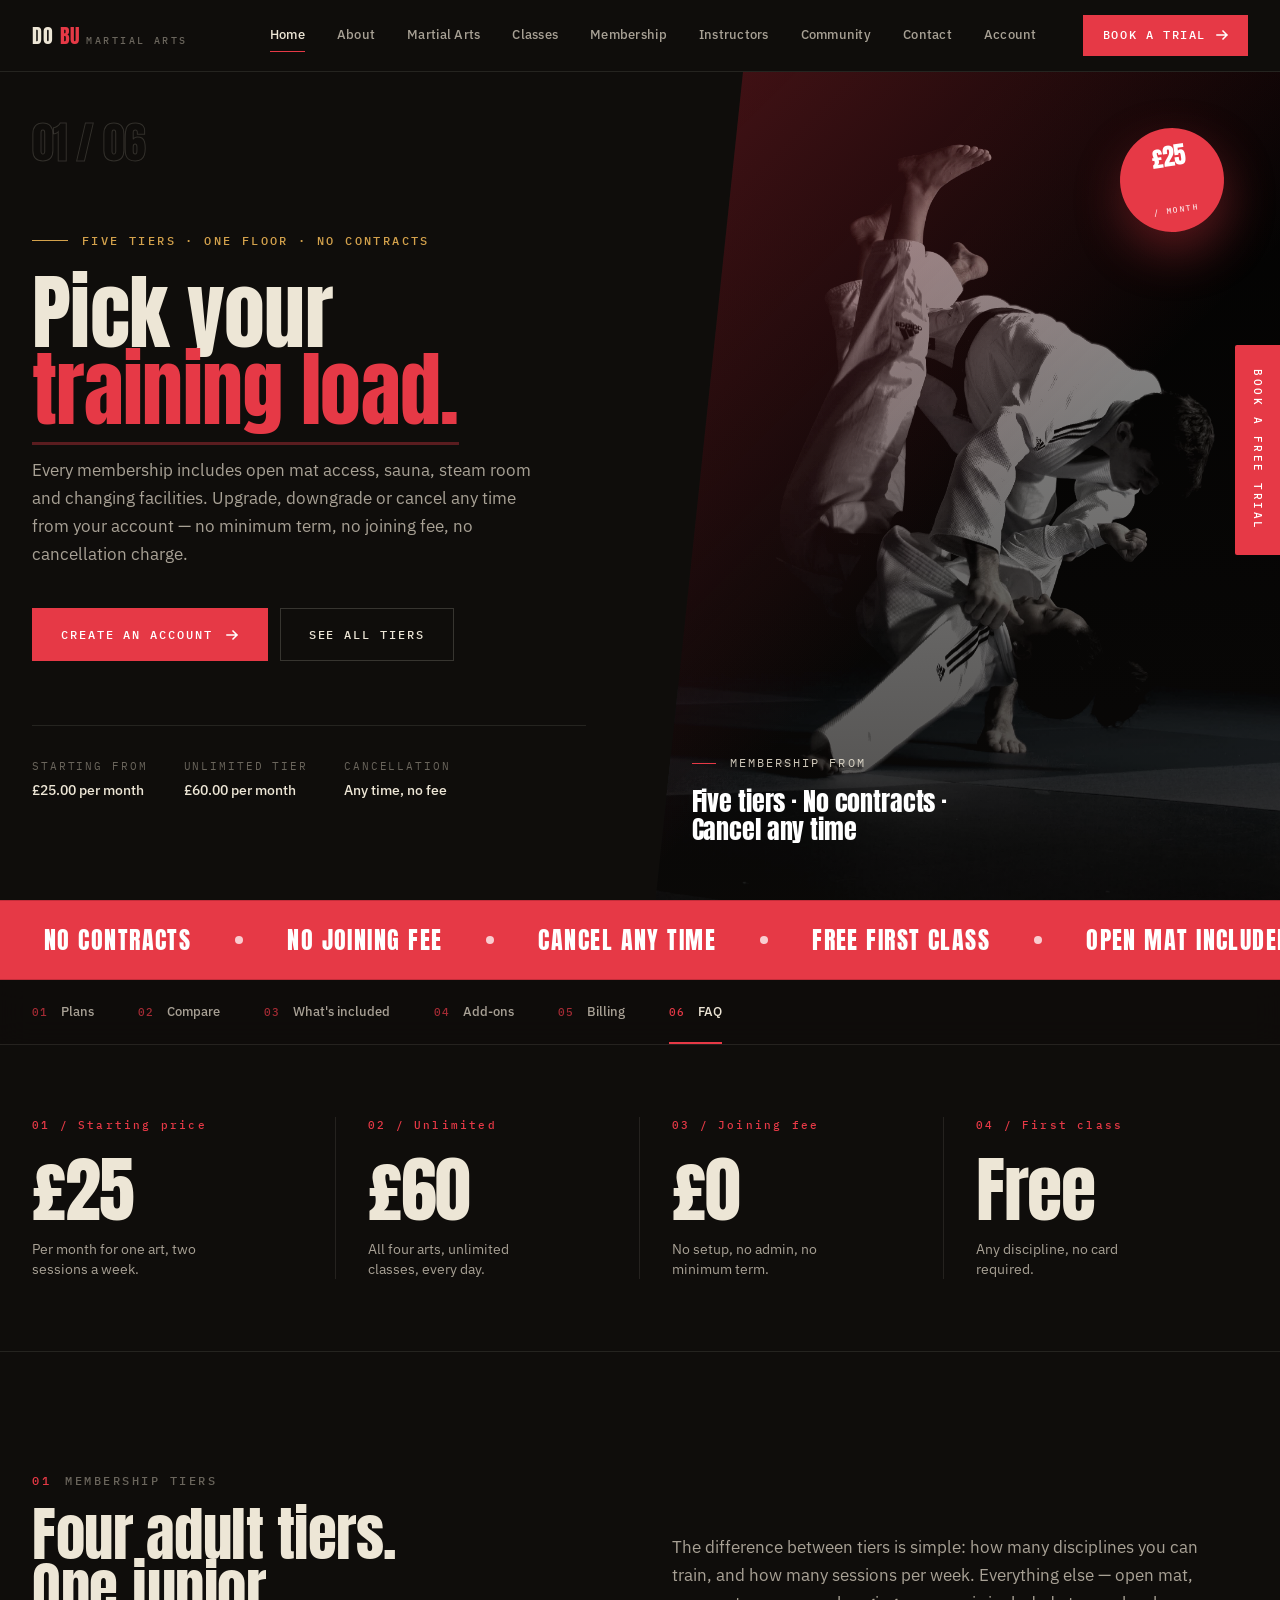
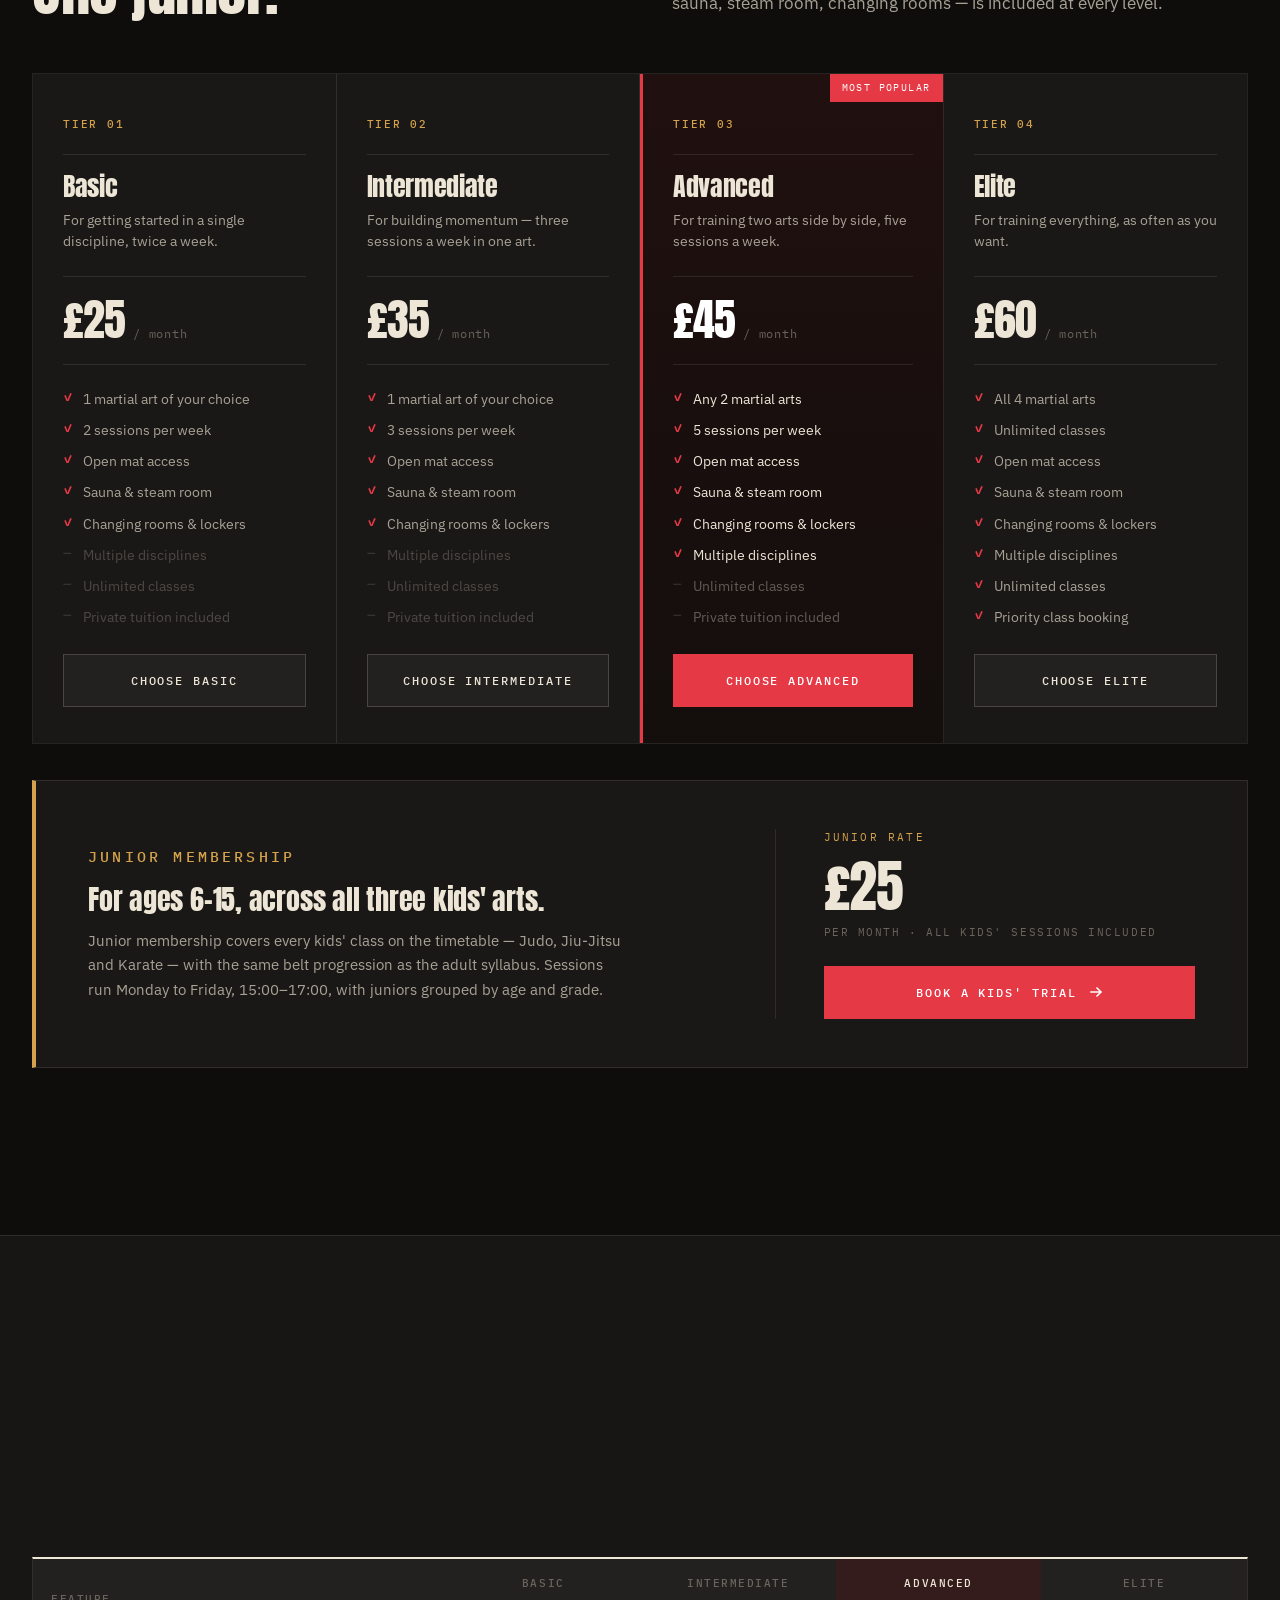
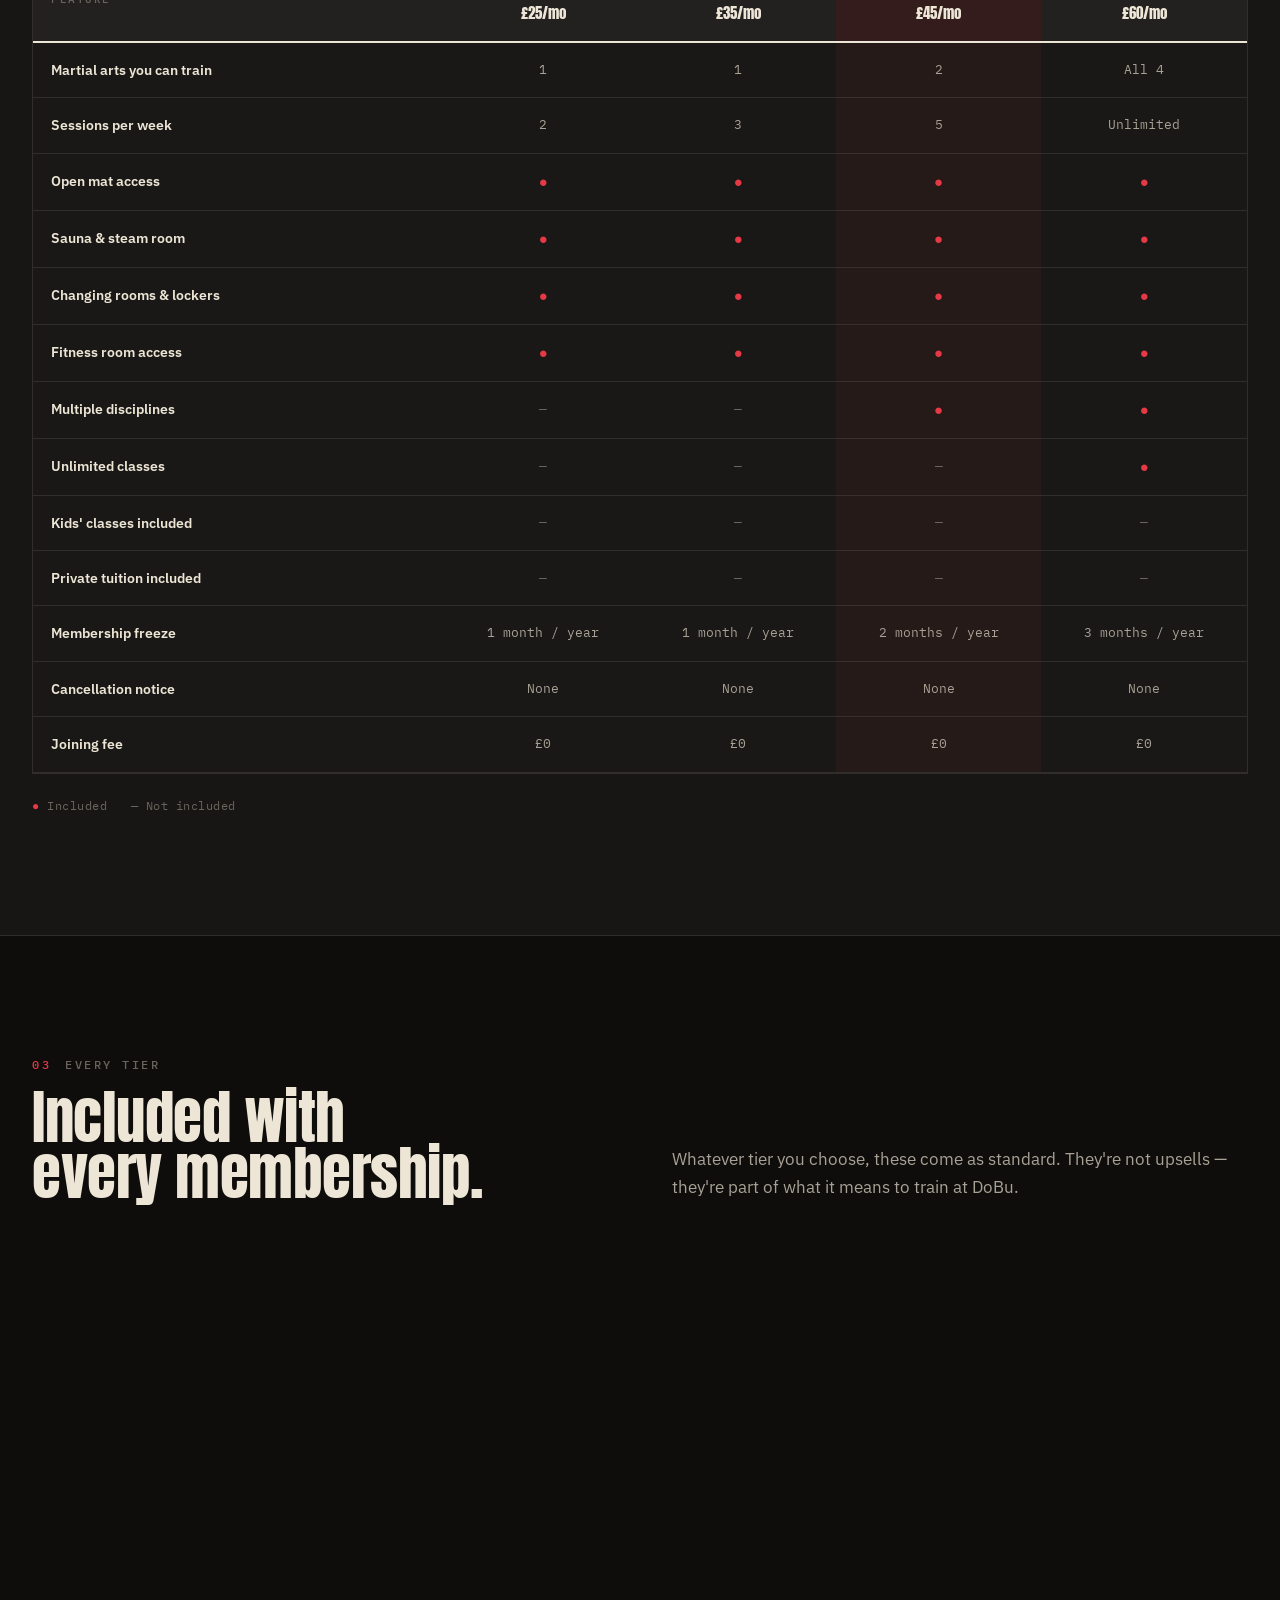
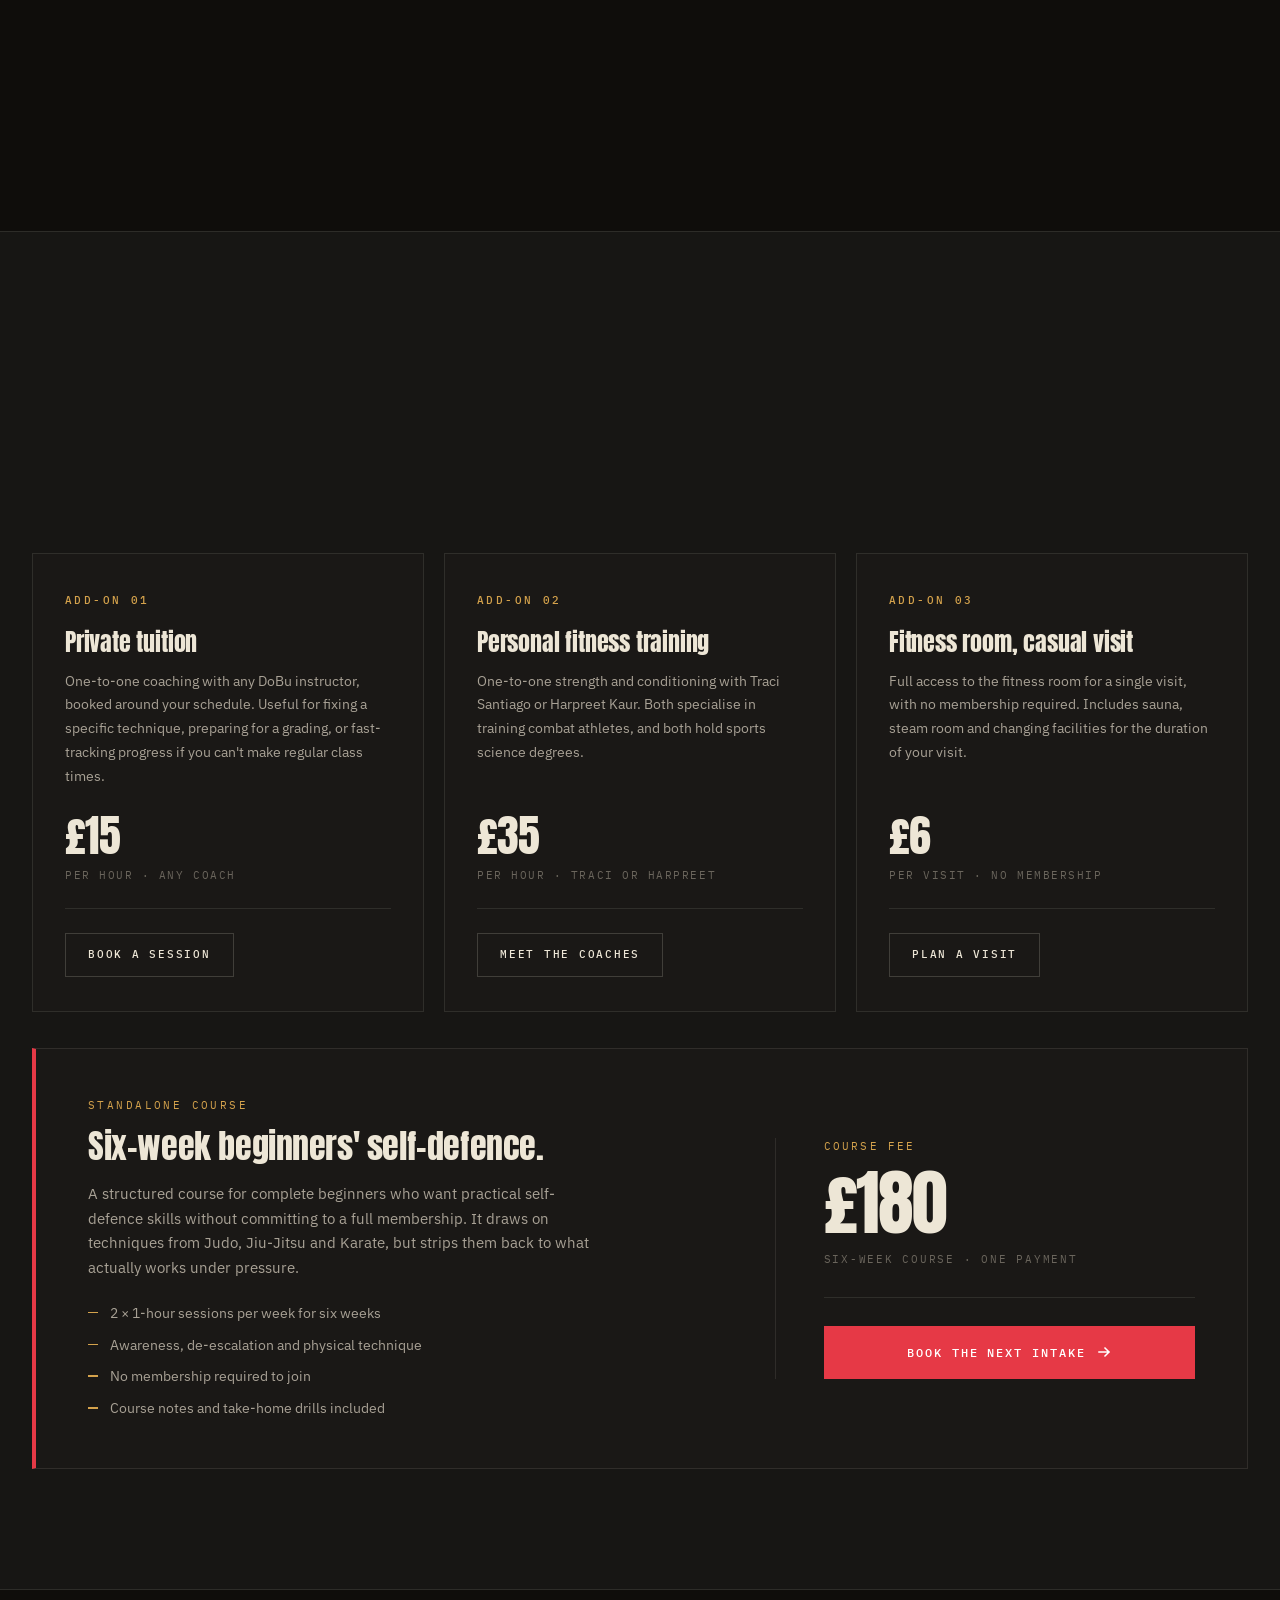
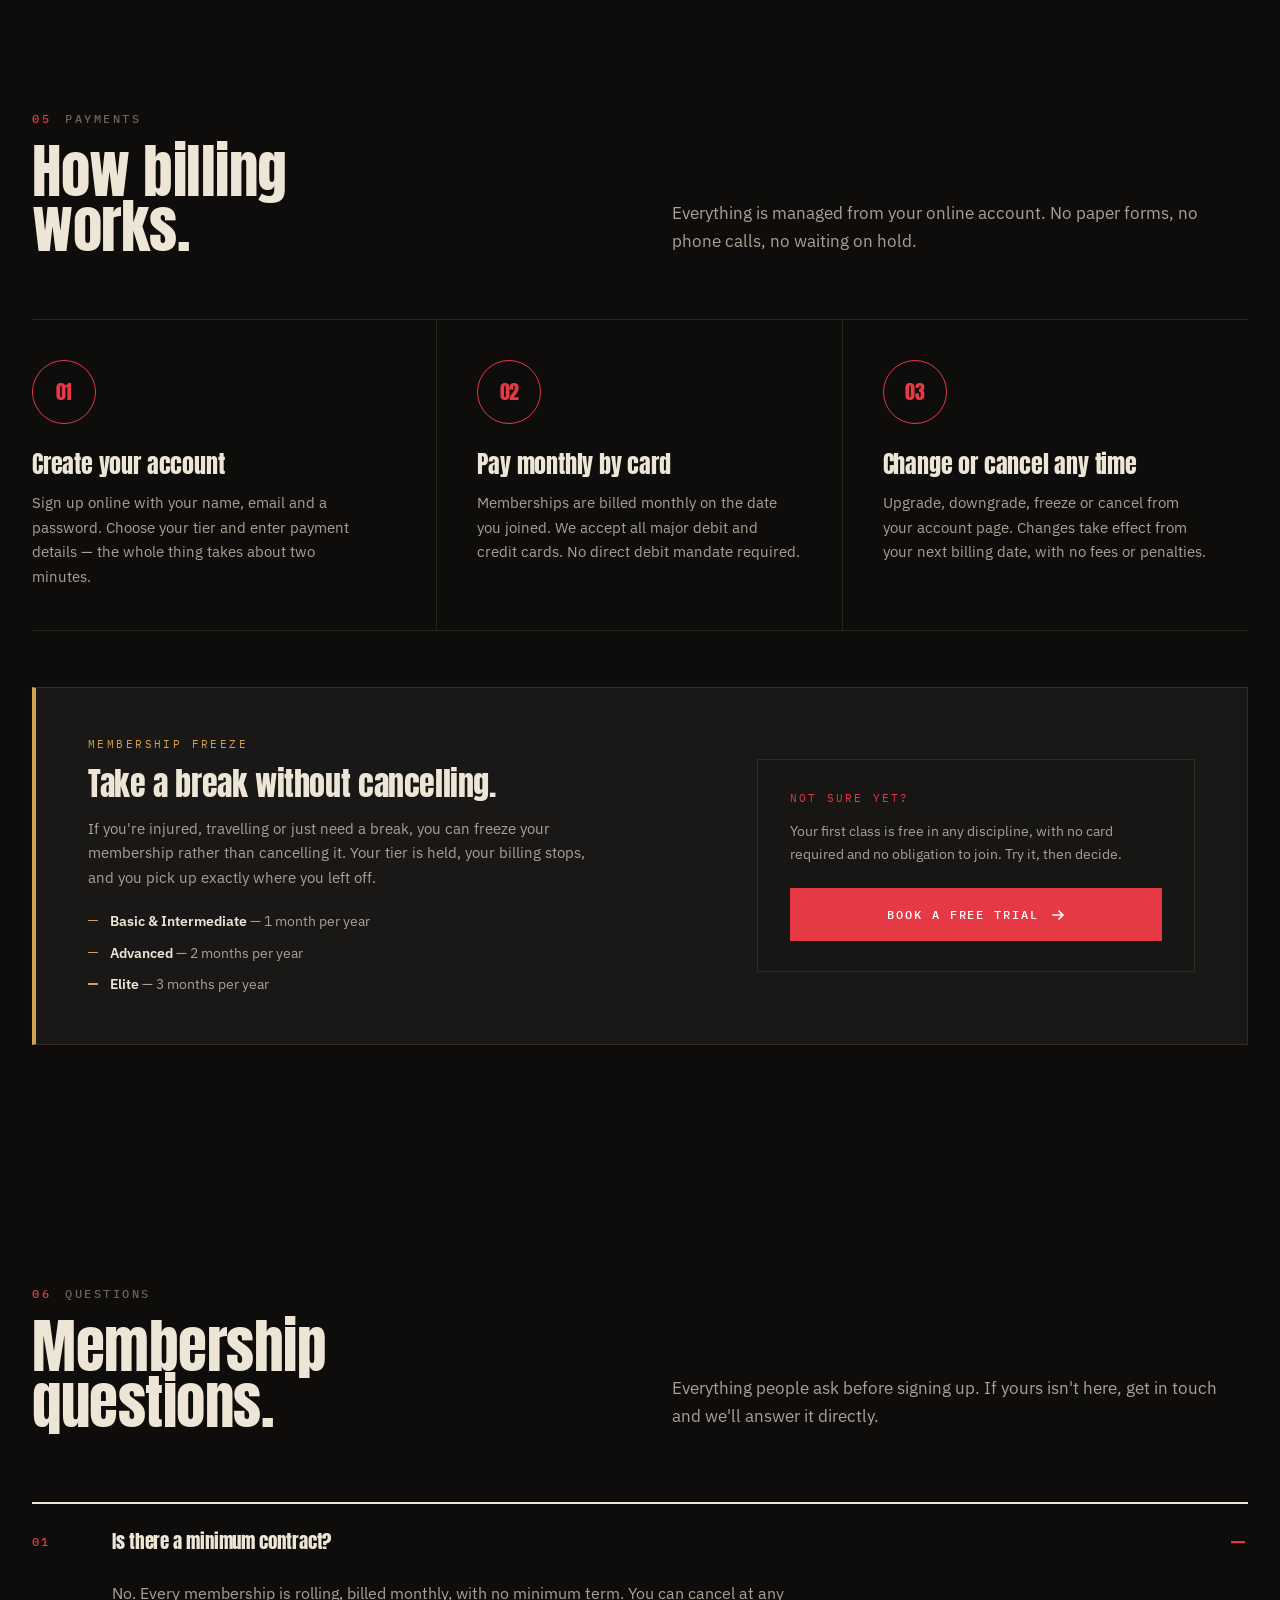
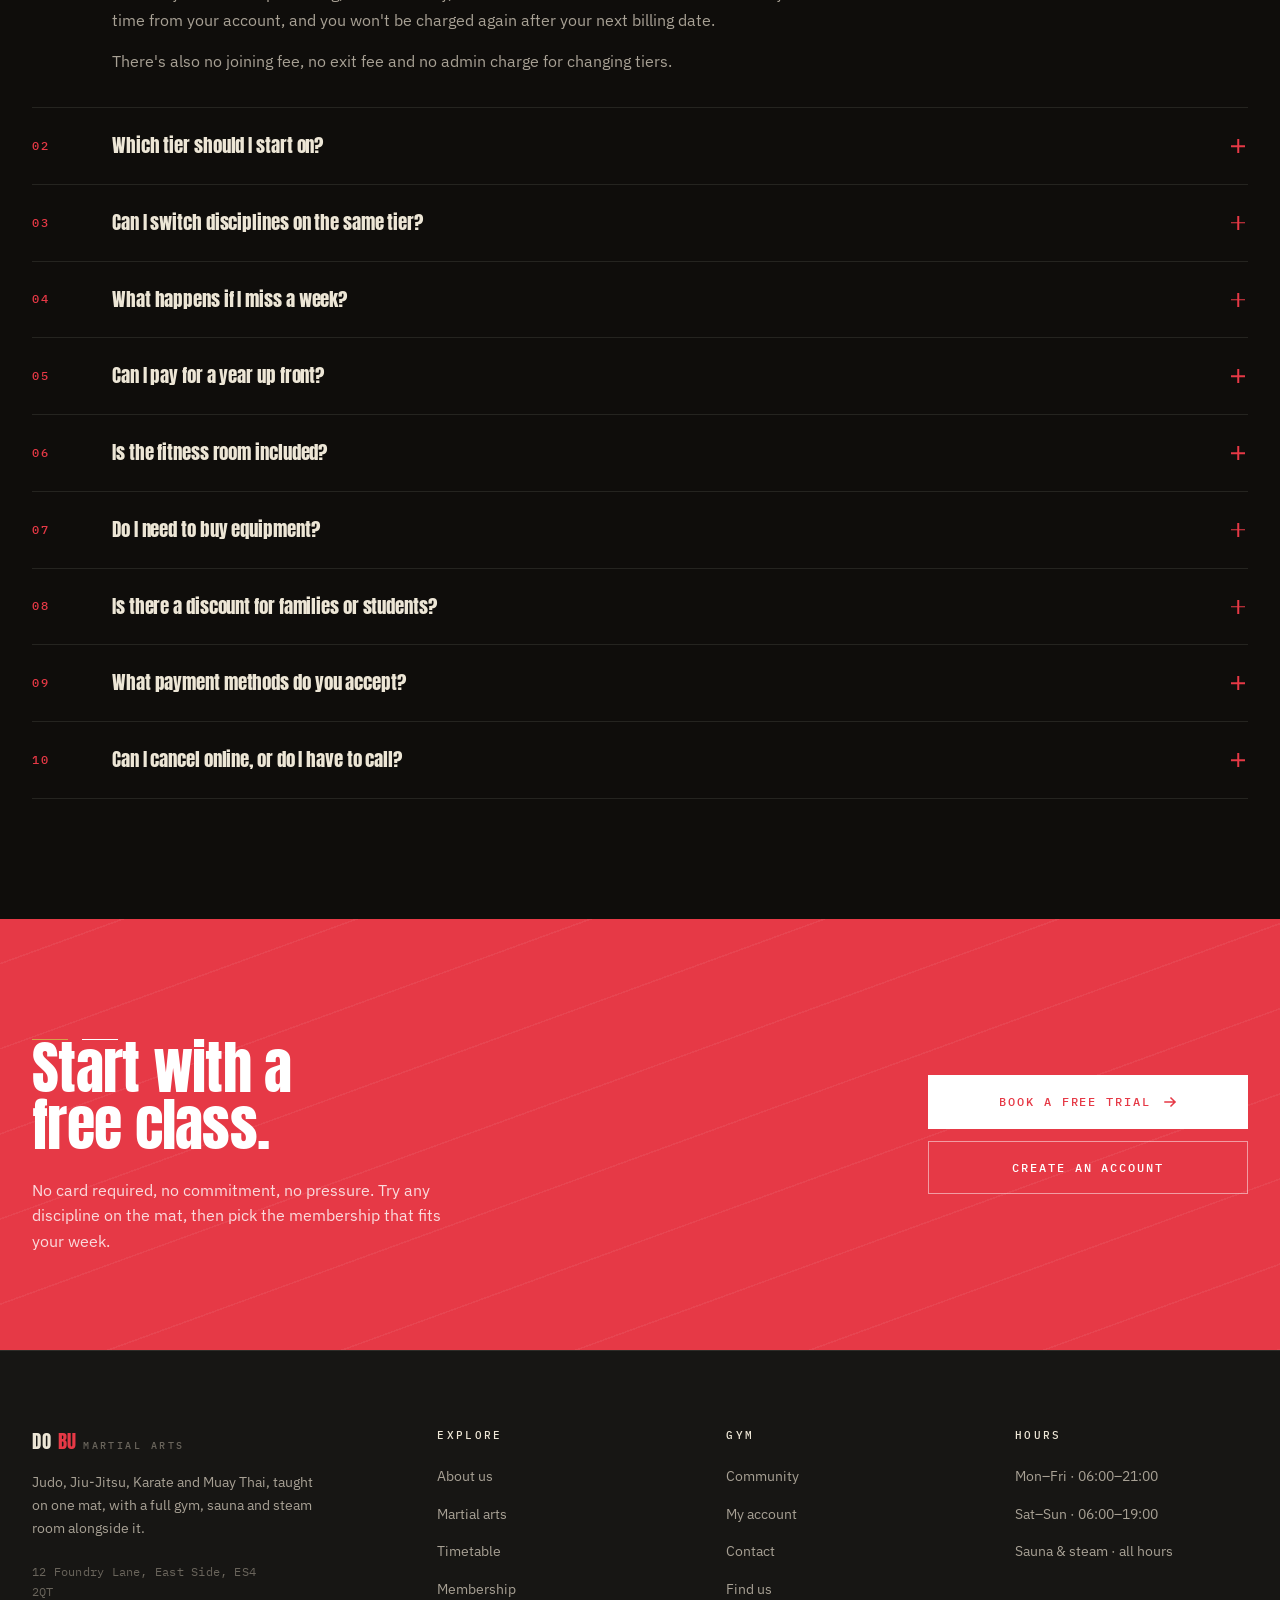
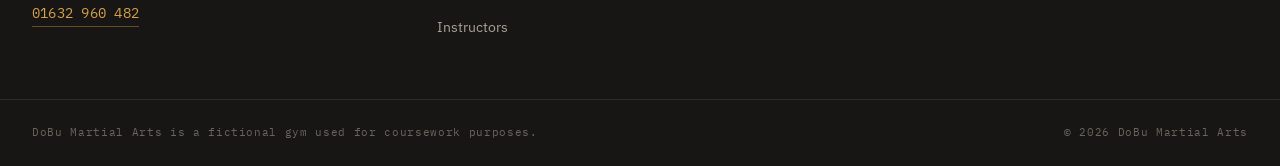
<file: dobu-martial-arts-website/membership.html>
<!DOCTYPE html>
<html lang="en">
<head>
<meta charset="UTF-8">
<meta name="viewport" content="width=device-width, initial-scale=1">
<title>Membership &amp; Pricing — Plans, Courses &amp; Add-ons | DoBu Martial Arts</title>
<meta name="description" content="DoBu Martial Arts membership plans from £25/month. Compare Basic, Intermediate, Advanced, Elite and Junior tiers, plus private tuition, self-defence courses and fitness pricing.">
<meta name="theme-color" content="#0F0D0B">
<link rel="preconnect" href="https://fonts.googleapis.com">
<link rel="preconnect" href="https://fonts.gstatic.com" crossorigin>
<link href="https://fonts.googleapis.com/css2?family=Anton&family=IBM+Plex+Sans:wght@400;500;600;700&family=IBM+Plex+Mono:wght@400;500&display=swap" rel="stylesheet">
<link rel="stylesheet" href="css/membership.css">
</head>

<body data-page="membership">

<a class="skip-link" href="#main">Skip to content</a>
<div id="progress" role="presentation"></div>

<!-- ================= HEADER ================= -->
<header class="sash" id="sash">
  <div class="sash-inner">
    <a class="brand" href="index.html">DO<span>BU</span> <em>MARTIAL ARTS</em></a>

    <button class="nav-toggle" id="navToggle" aria-label="Toggle navigation" aria-expanded="false" aria-controls="navLinks">
      <span></span><span></span><span></span>
    </button>

    <nav class="links" id="navLinks" aria-label="Main navigation">
      <a href="index.html" class="active">Home</a>
      <a href="aboutus.html">About</a>
      <a href="martial-arts.html">Martial Arts</a>
      <a href="timetable.html">Classes</a>
      <a href="membership.html">Membership</a>
      <a href="instructors.html">Instructors</a>
      <a href="community.html">Community</a>
      <a href="contact.html">Contact</a>
      <a href="account.html">Account</a>
    </nav>

    <a class="header-cta" href="contact.html">
      Book a trial
      <svg width="12" height="12" viewBox="0 0 12 12" fill="none" aria-hidden="true">
        <path d="M1 6h10M7 2l4 4-4 4" stroke="currentColor" stroke-width="1.5" stroke-linecap="square"/>
      </svg>
    </a>
  </div>
</header>

<main id="main">

  <!-- ================= HERO ================= -->
  <section class="hero">
    <div class="hero-grid">

      <div class="hero-panel">
        <span class="hero-num">01 / 06</span>

        <p class="eyebrow reveal">Five Tiers · One Floor · No Contracts</p>

        <h1 class="reveal">
          Pick your<br>
          <em>training load.</em>
        </h1>

        <p class="lede reveal">
          Every membership includes open mat access, sauna, steam room and changing
          facilities. Upgrade, downgrade or cancel any time from your account — no
          minimum term, no joining fee, no cancellation charge.
        </p>

        <div class="hero-actions reveal">
          <a class="btn" href="account.html">
            Create an account
            <svg width="14" height="14" viewBox="0 0 14 14" fill="none" aria-hidden="true">
              <path d="M2 7h10M8 3l4 4-4 4" stroke="currentColor" stroke-width="1.5" stroke-linecap="square"/>
            </svg>
          </a>
          <a class="btn ghost" href="#plans">See all tiers</a>
        </div>

        <div class="hero-meta reveal">
          <div class="m-item">
            <span class="m-k">Starting from</span>
            <span class="m-v">£25.00 per month</span>
          </div>
          <div class="m-item">
            <span class="m-k">Unlimited tier</span>
            <span class="m-v">£60.00 per month</span>
          </div>
          <div class="m-item">
            <span class="m-k">Cancellation</span>
            <span class="m-v">Any time, no fee</span>
          </div>
        </div>
      </div>

      <div class="hero-visual">
        <img src="images/judo6.jpg"
             onerror="this.src='https://picsum.photos/seed/dobu-memb-hero-v4/1200/1400'"
             alt="Training at DoBu Martial Arts" loading="eager" fetchpriority="high">

        <div class="hero-badge">
          £25<small>/ MONTH</small>
        </div>

        <div class="hero-stamp">
          <span class="stamp-line">Membership from</span>
          <span class="stamp-main">Five tiers · No contracts · Cancel any time</span>
        </div>
      </div>

    </div>
  </section>

  <!-- ================= TICKER ================= -->
  <div class="ticker" aria-hidden="true">
    <div class="ticker-track">
      <span>No Contracts</span><span class="dot"></span>
      <span>No Joining Fee</span><span class="dot"></span>
      <span>Cancel Any Time</span><span class="dot"></span>
      <span>Free First Class</span><span class="dot"></span>
      <span>Open Mat Included</span><span class="dot"></span>
      <span>Sauna &amp; Steam</span><span class="dot"></span>
      <span>Fitness Floor</span><span class="dot"></span>
      <span>Private Tuition</span><span class="dot"></span>
      <span>No Contracts</span><span class="dot"></span>
      <span>No Joining Fee</span><span class="dot"></span>
      <span>Cancel Any Time</span><span class="dot"></span>
      <span>Free First Class</span><span class="dot"></span>
      <span>Open Mat Included</span><span class="dot"></span>
      <span>Sauna &amp; Steam</span><span class="dot"></span>
      <span>Fitness Floor</span><span class="dot"></span>
      <span>Private Tuition</span><span class="dot"></span>
    </div>
  </div>

  <!-- ================= SUBNAV ================= -->
  <nav class="subnav" id="subnav" aria-label="Jump to a section">
    <div class="subnav-inner">
      <a href="#plans" class="active"><span class="sn-num">01</span> Plans</a>
      <a href="#compare"><span class="sn-num">02</span> Compare</a>
      <a href="#included"><span class="sn-num">03</span> What's included</a>
      <a href="#addons"><span class="sn-num">04</span> Add-ons</a>
      <a href="#billing"><span class="sn-num">05</span> Billing</a>
      <a href="#faq"><span class="sn-num">06</span> FAQ</a>
    </div>
  </nav>

  <!-- ================= STATS ================= -->
  <section class="stats-band tight">
    <div class="wrap">
      <div class="stats-grid">
        <div class="stat reveal">
          <span class="n">01 / Starting price</span>
          <span class="v">£25</span>
          <span class="l">Per month for one art, two sessions a week.</span>
        </div>
        <div class="stat reveal">
          <span class="n">02 / Unlimited</span>
          <span class="v">£60</span>
          <span class="l">All four arts, unlimited classes, every day.</span>
        </div>
        <div class="stat reveal">
          <span class="n">03 / Joining fee</span>
          <span class="v">£0</span>
          <span class="l">No setup, no admin, no minimum term.</span>
        </div>
        <div class="stat reveal">
          <span class="n">04 / First class</span>
          <span class="v">Free</span>
          <span class="l">Any discipline, no card required.</span>
        </div>
      </div>
    </div>
  </section>

  <!-- ============================================================
       PLANS
       ============================================================ -->
  <section class="plans-section" id="plans">
    <div class="wrap">

      <div class="plans-head">
        <div class="reveal">
          <p class="section-label"><span class="num">01</span> Membership tiers</p>
          <h2>Four adult tiers.<br>One junior.</h2>
        </div>
        <p class="lede reveal">
          The difference between tiers is simple: how many disciplines you can train,
          and how many sessions per week. Everything else — open mat, sauna, steam
          room, changing rooms — is included at every level.
        </p>
      </div>

      <div class="tiers">

        <!-- BASIC -->
        <article class="tier reveal">
          <div class="tier-head">
            <span class="tier-num">Tier 01</span>
          </div>
          <h3>Basic</h3>
          <p class="tier-desc">For getting started in a single discipline, twice a week.</p>

          <div class="tier-price">
            <span class="amount">£25</span>
            <span class="per">/ month</span>
          </div>

          <ul class="tier-features">
            <li>1 martial art of your choice</li>
            <li>2 sessions per week</li>
            <li>Open mat access</li>
            <li>Sauna &amp; steam room</li>
            <li>Changing rooms &amp; lockers</li>
            <li class="off">Multiple disciplines</li>
            <li class="off">Unlimited classes</li>
            <li class="off">Private tuition included</li>
          </ul>

          <a class="btn dark" href="account.html">Choose Basic</a>
        </article>

        <!-- INTERMEDIATE -->
        <article class="tier reveal">
          <div class="tier-head">
            <span class="tier-num">Tier 02</span>
          </div>
          <h3>Intermediate</h3>
          <p class="tier-desc">For building momentum — three sessions a week in one art.</p>

          <div class="tier-price">
            <span class="amount">£35</span>
            <span class="per">/ month</span>
          </div>

          <ul class="tier-features">
            <li>1 martial art of your choice</li>
            <li>3 sessions per week</li>
            <li>Open mat access</li>
            <li>Sauna &amp; steam room</li>
            <li>Changing rooms &amp; lockers</li>
            <li class="off">Multiple disciplines</li>
            <li class="off">Unlimited classes</li>
            <li class="off">Private tuition included</li>
          </ul>

          <a class="btn dark" href="account.html">Choose Intermediate</a>
        </article>

        <!-- ADVANCED -->
        <article class="tier tier--featured reveal">
          <span class="tier-flag">Most popular</span>
          <div class="tier-head">
            <span class="tier-num">Tier 03</span>
          </div>
          <h3>Advanced</h3>
          <p class="tier-desc">For training two arts side by side, five sessions a week.</p>

          <div class="tier-price">
            <span class="amount">£45</span>
            <span class="per">/ month</span>
          </div>

          <ul class="tier-features">
            <li>Any 2 martial arts</li>
            <li>5 sessions per week</li>
            <li>Open mat access</li>
            <li>Sauna &amp; steam room</li>
            <li>Changing rooms &amp; lockers</li>
            <li>Multiple disciplines</li>
            <li class="off">Unlimited classes</li>
            <li class="off">Private tuition included</li>
          </ul>

          <a class="btn" href="account.html">Choose Advanced</a>
        </article>

        <!-- ELITE -->
        <article class="tier reveal">
          <div class="tier-head">
            <span class="tier-num">Tier 04</span>
          </div>
          <h3>Elite</h3>
          <p class="tier-desc">For training everything, as often as you want.</p>

          <div class="tier-price">
            <span class="amount">£60</span>
            <span class="per">/ month</span>
          </div>

          <ul class="tier-features">
            <li>All 4 martial arts</li>
            <li>Unlimited classes</li>
            <li>Open mat access</li>
            <li>Sauna &amp; steam room</li>
            <li>Changing rooms &amp; lockers</li>
            <li>Multiple disciplines</li>
            <li>Unlimited classes</li>
            <li>Priority class booking</li>
          </ul>

          <a class="btn dark" href="account.html">Choose Elite</a>
        </article>

      </div>

      <!-- JUNIOR -->
      <div class="junior-panel reveal">
        <div class="jp-copy">
          <p class="section-label" style="color:var(--gold);margin-bottom:14px">Junior membership</p>
          <h3>For ages 6–15, across all three kids' arts.</h3>
          <p>Junior membership covers every kids' class on the timetable — Judo, Jiu-Jitsu and Karate — with the same belt progression as the adult syllabus. Sessions run Monday to Friday, 15:00–17:00, with juniors grouped by age and grade.</p>
        </div>
        <div class="jp-price">
          <span class="jp-label">Junior rate</span>
          <span class="jp-amount">£25</span>
          <span class="jp-per">Per month · All kids' sessions included</span>
          <a class="btn" href="contact.html" style="width:100%">
            Book a kids' trial
            <svg width="14" height="14" viewBox="0 0 14 14" fill="none" aria-hidden="true">
              <path d="M2 7h10M8 3l4 4-4 4" stroke="currentColor" stroke-width="1.5" stroke-linecap="square"/>
            </svg>
          </a>
        </div>
      </div>

      <p class="plans-note reveal">
        All prices include VAT. No joining fee. No minimum contract. Cancel any time before your next billing date.
      </p>

    </div>
  </section>

  <!-- ============================================================
       COMPARE
       ============================================================ -->
  <section class="compare-section" id="compare">
    <div class="wrap">

      <div class="compare-head">
        <div class="reveal">
          <p class="section-label"><span class="num">02</span> Side by side</p>
          <h2>Compare<br>every tier.</h2>
        </div>
        <p class="lede reveal">
          The full breakdown — what each tier covers, what it includes, and what it
          doesn't. Scroll horizontally on smaller screens.
        </p>
      </div>

      <div class="compare-table-wrap reveal">
        <table class="compare-table">
          <caption style="position:absolute;left:-9999px">Comparison of DoBu Martial Arts membership tiers</caption>
          <thead>
            <tr>
              <th scope="col">Feature</th>
              <th scope="col">Basic<small>£25/mo</small></th>
              <th scope="col">Intermediate<small>£35/mo</small></th>
              <th scope="col" class="col-featured">Advanced<small>£45/mo</small></th>
              <th scope="col">Elite<small>£60/mo</small></th>
            </tr>
          </thead>
          <tbody>
            <tr>
              <th scope="row">Martial arts you can train</th>
              <td>1</td>
              <td>1</td>
              <td class="col-featured">2</td>
              <td>All 4</td>
            </tr>
            <tr>
              <th scope="row">Sessions per week</th>
              <td>2</td>
              <td>3</td>
              <td class="col-featured">5</td>
              <td>Unlimited</td>
            </tr>
            <tr>
              <th scope="row">Open mat access</th>
              <td><span class="dot">●</span></td>
              <td><span class="dot">●</span></td>
              <td class="col-featured"><span class="dot">●</span></td>
              <td><span class="dot">●</span></td>
            </tr>
            <tr>
              <th scope="row">Sauna &amp; steam room</th>
              <td><span class="dot">●</span></td>
              <td><span class="dot">●</span></td>
              <td class="col-featured"><span class="dot">●</span></td>
              <td><span class="dot">●</span></td>
            </tr>
            <tr>
              <th scope="row">Changing rooms &amp; lockers</th>
              <td><span class="dot">●</span></td>
              <td><span class="dot">●</span></td>
              <td class="col-featured"><span class="dot">●</span></td>
              <td><span class="dot">●</span></td>
            </tr>
            <tr>
              <th scope="row">Fitness room access</th>
              <td><span class="dot">●</span></td>
              <td><span class="dot">●</span></td>
              <td class="col-featured"><span class="dot">●</span></td>
              <td><span class="dot">●</span></td>
            </tr>
            <tr>
              <th scope="row">Multiple disciplines</th>
              <td><span class="dash">—</span></td>
              <td><span class="dash">—</span></td>
              <td class="col-featured"><span class="dot">●</span></td>
              <td><span class="dot">●</span></td>
            </tr>
            <tr>
              <th scope="row">Unlimited classes</th>
              <td><span class="dash">—</span></td>
              <td><span class="dash">—</span></td>
              <td class="col-featured"><span class="dash">—</span></td>
              <td><span class="dot">●</span></td>
            </tr>
            <tr>
              <th scope="row">Kids' classes included</th>
              <td><span class="dash">—</span></td>
              <td><span class="dash">—</span></td>
              <td class="col-featured"><span class="dash">—</span></td>
              <td><span class="dash">—</span></td>
            </tr>
            <tr>
              <th scope="row">Private tuition included</th>
              <td><span class="dash">—</span></td>
              <td><span class="dash">—</span></td>
              <td class="col-featured"><span class="dash">—</span></td>
              <td><span class="dash">—</span></td>
            </tr>
            <tr>
              <th scope="row">Membership freeze</th>
              <td>1 month / year</td>
              <td>1 month / year</td>
              <td class="col-featured">2 months / year</td>
              <td>3 months / year</td>
            </tr>
            <tr>
              <th scope="row">Cancellation notice</th>
              <td>None</td>
              <td>None</td>
              <td class="col-featured">None</td>
              <td>None</td>
            </tr>
            <tr>
              <th scope="row">Joining fee</th>
              <td>£0</td>
              <td>£0</td>
              <td class="col-featured">£0</td>
              <td>£0</td>
            </tr>
          </tbody>
        </table>
      </div>

      <div class="compare-legend reveal">
        <span><span class="dot">●</span> Included</span>
        <span><span class="dash">—</span> Not included</span>
      </div>

    </div>
  </section>

  <!-- ============================================================
       WHAT'S INCLUDED
       ============================================================ -->
  <section class="included-section" id="included">
    <div class="wrap">

      <div class="included-head">
        <div class="reveal">
          <p class="section-label"><span class="num">03</span> Every tier</p>
          <h2>Included with<br>every membership.</h2>
        </div>
        <p class="lede reveal">
          Whatever tier you choose, these come as standard. They're not upsells —
          they're part of what it means to train at DoBu.
        </p>
      </div>

      <div class="included-grid">

        <article class="included-card reveal">
          <span class="ic-num">01</span>
          <h3>Open mat access</h3>
          <p>Uncoached mat time, six days a week, 13:00–14:30. Drill, spar or practise whatever you're working on. Included at every tier.</p>
        </article>

        <article class="included-card reveal">
          <span class="ic-num">02</span>
          <h3>Sauna &amp; steam room</h3>
          <p>Full recovery facilities open through all gym hours. Towels available at reception; showers and lockers in the changing rooms.</p>
        </article>

        <article class="included-card reveal">
          <span class="ic-num">03</span>
          <h3>Fitness room</h3>
          <p>Free weights, strength machines and conditioning equipment. Warm up before class or train on your own schedule.</p>
        </article>

        <article class="included-card reveal">
          <span class="ic-num">04</span>
          <h3>Changing rooms &amp; lockers</h3>
          <p>Full changing rooms with lockers and showers, available before and after every session.</p>
        </article>

        <article class="included-card reveal">
          <span class="ic-num">05</span>
          <h3>No contract, no joining fee</h3>
          <p>Pay monthly and cancel any time before your next billing date. No minimum term, no exit fees, no pressure.</p>
        </article>

        <article class="included-card reveal">
          <span class="ic-num">06</span>
          <h3>Loan equipment</h3>
          <p>Gis and gloves available to borrow for your first few classes, so you can try before you invest in your own kit.</p>
        </article>

      </div>
    </div>
  </section>

  <!-- ============================================================
       ADD-ONS
       ============================================================ -->
  <section class="addons-section" id="addons">
    <div class="wrap">

      <div class="addons-head">
        <div class="reveal">
          <p class="section-label"><span class="num">04</span> Beyond membership</p>
          <h2>Add-ons &amp;<br>one-off options.</h2>
        </div>
        <p class="lede reveal">
          Not everything fits inside a membership tier. These can be booked
          separately, by members and non-members alike.
        </p>
      </div>

      <div class="addons-grid">

        <article class="addon reveal">
          <span class="ad-num">Add-on 01</span>
          <h3>Private tuition</h3>
          <p>One-to-one coaching with any DoBu instructor, booked around your schedule. Useful for fixing a specific technique, preparing for a grading, or fast-tracking progress if you can't make regular class times.</p>
          <span class="ad-price">£15</span>
          <span class="ad-per">Per hour · Any coach</span>
          <a class="btn ghost sm" href="contact.html">Book a session</a>
        </article>

        <article class="addon reveal">
          <span class="ad-num">Add-on 02</span>
          <h3>Personal fitness training</h3>
          <p>One-to-one strength and conditioning with Traci Santiago or Harpreet Kaur. Both specialise in training combat athletes, and both hold sports science degrees.</p>
          <span class="ad-price">£35</span>
          <span class="ad-per">Per hour · Traci or Harpreet</span>
          <a class="btn ghost sm" href="instructors.html">Meet the coaches</a>
        </article>

        <article class="addon reveal">
          <span class="ad-num">Add-on 03</span>
          <h3>Fitness room, casual visit</h3>
          <p>Full access to the fitness room for a single visit, with no membership required. Includes sauna, steam room and changing facilities for the duration of your visit.</p>
          <span class="ad-price">£6</span>
          <span class="ad-per">Per visit · No membership</span>
          <a class="btn ghost sm" href="contact.html">Plan a visit</a>
        </article>

      </div>

      <!-- Standalone course -->
      <div class="course-panel reveal">
        <div class="cp-copy">
          <span class="cp-tag">Standalone course</span>
          <h3>Six-week beginners' self-defence.</h3>
          <p>A structured course for complete beginners who want practical self-defence skills without committing to a full membership. It draws on techniques from Judo, Jiu-Jitsu and Karate, but strips them back to what actually works under pressure.</p>
          <ul class="cp-list">
            <li>2 × 1-hour sessions per week for six weeks</li>
            <li>Awareness, de-escalation and physical technique</li>
            <li>No membership required to join</li>
            <li>Course notes and take-home drills included</li>
          </ul>
        </div>
        <div class="cp-price">
          <span class="cp-label">Course fee</span>
          <span class="cp-amount">£180</span>
          <span class="cp-per">Six-week course · One payment</span>
          <a class="btn" href="contact.html" style="width:100%">
            Book the next intake
            <svg width="14" height="14" viewBox="0 0 14 14" fill="none" aria-hidden="true">
              <path d="M2 7h10M8 3l4 4-4 4" stroke="currentColor" stroke-width="1.5" stroke-linecap="square"/>
            </svg>
          </a>
        </div>
      </div>

    </div>
  </section>

  <!-- ============================================================
       BILLING
       ============================================================ -->
  <section class="billing-section" id="billing">
    <div class="wrap">

      <div class="billing-head">
        <div class="reveal">
          <p class="section-label"><span class="num">05</span> Payments</p>
          <h2>How billing<br>works.</h2>
        </div>
        <p class="lede reveal">
          Everything is managed from your online account. No paper forms, no phone
          calls, no waiting on hold.
        </p>
      </div>

      <div class="billing-grid">

        <div class="billing-step reveal">
          <span class="bs-num">01</span>
          <h3>Create your account</h3>
          <p>Sign up online with your name, email and a password. Choose your tier and enter payment details — the whole thing takes about two minutes.</p>
        </div>

        <div class="billing-step reveal">
          <span class="bs-num">02</span>
          <h3>Pay monthly by card</h3>
          <p>Memberships are billed monthly on the date you joined. We accept all major debit and credit cards. No direct debit mandate required.</p>
        </div>

        <div class="billing-step reveal">
          <span class="bs-num">03</span>
          <h3>Change or cancel any time</h3>
          <p>Upgrade, downgrade, freeze or cancel from your account page. Changes take effect from your next billing date, with no fees or penalties.</p>
        </div>

      </div>

      <!-- Freeze panel -->
      <div class="freeze-panel reveal">
        <div class="fp-copy">
          <span class="fp-tag">Membership freeze</span>
          <h3>Take a break without cancelling.</h3>
          <p>If you're injured, travelling or just need a break, you can freeze your membership rather than cancelling it. Your tier is held, your billing stops, and you pick up exactly where you left off.</p>
          <ul class="fp-list">
            <li><b>Basic &amp; Intermediate</b> — 1 month per year</li>
            <li><b>Advanced</b> — 2 months per year</li>
            <li><b>Elite</b> — 3 months per year</li>
          </ul>
        </div>
        <div class="fp-cta">
          <span class="fp-label">Not sure yet?</span>
          <p>Your first class is free in any discipline, with no card required and no obligation to join. Try it, then decide.</p>
          <a class="btn" href="contact.html" style="width:100%">
            Book a free trial
            <svg width="14" height="14" viewBox="0 0 14 14" fill="none" aria-hidden="true">
              <path d="M2 7h10M8 3l4 4-4 4" stroke="currentColor" stroke-width="1.5" stroke-linecap="square"/>
            </svg>
          </a>
        </div>
      </div>

    </div>
  </section>

  <!-- ============================================================
       FAQ
       ============================================================ -->
  <section class="faq-section" id="faq">
    <div class="wrap">
      <div class="faq-head">
        <div class="reveal">
          <p class="section-label"><span class="num">06</span> Questions</p>
          <h2>Membership<br>questions.</h2>
        </div>
        <p class="lede reveal">
          Everything people ask before signing up. If yours isn't here, get in
          touch and we'll answer it directly.
        </p>
      </div>

      <div class="faq reveal">

        <details open>
          <summary>
            <span class="faq-num">01</span>
            <span class="faq-q">Is there a minimum contract?</span>
            <span class="faq-icon" aria-hidden="true"></span>
          </summary>
          <div class="faq-a">
            <p>No. Every membership is rolling, billed monthly, with no minimum term. You can cancel at any time from your account, and you won't be charged again after your next billing date.</p>
            <p>There's also no joining fee, no exit fee and no admin charge for changing tiers.</p>
          </div>
        </details>

        <details>
          <summary>
            <span class="faq-num">02</span>
            <span class="faq-q">Which tier should I start on?</span>
            <span class="faq-icon" aria-hidden="true"></span>
          </summary>
          <div class="faq-a">
            <p>If you're brand new to martial arts, start on <b>Basic</b>. Two sessions a week in one discipline is enough to build the habit without overwhelming your schedule, and you can upgrade at any point.</p>
            <p>If you already know you want to train multiple arts, <b>Advanced</b> is the sweet spot — two disciplines and five sessions a week covers most people's training load. Go <b>Elite</b> only if you genuinely plan to be on the mat most days.</p>
          </div>
        </details>

        <details>
          <summary>
            <span class="faq-num">03</span>
            <span class="faq-q">Can I switch disciplines on the same tier?</span>
            <span class="faq-icon" aria-hidden="true"></span>
          </summary>
          <div class="faq-a">
            <p>Yes. On Basic and Intermediate you can switch which single martial art you're training at any time — just update it in your account. The change takes effect immediately, and you keep the same number of weekly sessions.</p>
            <p>On Advanced you can swap either of your two disciplines whenever you like, and on Elite you have access to all four at all times.</p>
          </div>
        </details>

        <details>
          <summary>
            <span class="faq-num">04</span>
            <span class="faq-q">What happens if I miss a week?</span>
            <span class="faq-icon" aria-hidden="true"></span>
          </summary>
          <div class="faq-a">
            <p>Nothing — your sessions don't roll over, but you're never penalised for missing class. If you're going to be away for a longer period, a <b>membership freeze</b> is the better option: billing stops and your tier is held until you're ready to come back.</p>
          </div>
        </details>

        <details>
          <summary>
            <span class="faq-num">05</span>
            <span class="faq-q">Can I pay for a year up front?</span>
            <span class="faq-icon" aria-hidden="true"></span>
          </summary>
          <div class="faq-a">
            <p>Yes. Annual payment is available on any adult tier at a 10% discount — so Basic works out at £270 for the year instead of £300, and Elite at £648 instead of £720. Ask at reception or message us to set it up.</p>
          </div>
        </details>

        <details>
          <summary>
            <span class="faq-num">06</span>
            <span class="faq-q">Is the fitness room included?</span>
            <span class="faq-icon" aria-hidden="true"></span>
          </summary>
          <div class="faq-a">
            <p>Yes — access to the fitness room is included at every membership tier, not just Elite. You don't need to book, and you can use it before class, after class, or on days when you're not training martial arts.</p>
            <p>Non-members can also use the fitness room on a casual basis for £6.00 per visit.</p>
          </div>
        </details>

        <details>
          <summary>
            <span class="faq-num">07</span>
            <span class="faq-q">Do I need to buy equipment?</span>
            <span class="faq-icon" aria-hidden="true"></span>
          </summary>
          <div class="faq-a">
            <p>Not straight away. We lend gis and gloves for your first few classes, so you can try a discipline before investing in your own kit. When you're ready to buy, we can recommend suppliers and most members order online.</p>
            <p>A basic gi costs around £40–£60. Muay Thai gloves and wraps are around £40–£70 depending on brand.</p>
          </div>
        </details>

        <details>
          <summary>
            <span class="faq-num">08</span>
            <span class="faq-q">Is there a discount for families or students?</span>
            <span class="faq-icon" aria-hidden="true"></span>
          </summary>
          <div class="faq-a">
            <p>Yes. Families with two or more junior members get 15% off the second and subsequent junior memberships. Students with a valid NUS or university card get 10% off any adult tier.</p>
            <p>Discounts can be applied at signup or added later — just message us with proof of eligibility.</p>
          </div>
        </details>

        <details>
          <summary>
            <span class="faq-num">09</span>
            <span class="faq-q">What payment methods do you accept?</span>
            <span class="faq-icon" aria-hidden="true"></span>
          </summary>
          <div class="faq-a">
            <p>All major debit and credit cards — Visa, Mastercard and American Express. Monthly memberships are billed automatically to the card on file. We don't currently accept direct debit or cash for recurring memberships, though casual fitness visits can be paid by card at reception.</p>
          </div>
        </details>

        <details>
          <summary>
            <span class="faq-num">10</span>
            <span class="faq-q">Can I cancel online, or do I have to call?</span>
            <span class="faq-icon" aria-hidden="true"></span>
          </summary>
          <div class="faq-a">
            <p>You can cancel entirely online from your account page — no phone call, no form, no retention conversation. Cancellation takes effect from your next billing date, and you keep access until then.</p>
            <p>If you'd rather talk it through first, a coach is always happy to help you find a tier that fits better.</p>
          </div>
        </details>

      </div>
    </div>
  </section>

  <!-- ================= FINAL CTA ================= -->
  <section class="final-cta">
    <div class="final-inner">
      <div class="reveal">
        <p class="eyebrow" style="color:#fff">
          <span style="background:#fff;width:36px;height:1px;display:inline-block"></span>
        </p>
        <h2>Start with a<br>free class.</h2>
        <p>No card required, no commitment, no pressure. Try any discipline on the mat, then pick the membership that fits your week.</p>
      </div>

      <div class="final-actions reveal">
        <a class="btn" href="contact.html">
          Book a free trial
          <svg width="14" height="14" viewBox="0 0 14 14" fill="none" aria-hidden="true">
            <path d="M2 7h10M8 3l4 4-4 4" stroke="currentColor" stroke-width="1.5" stroke-linecap="square"/>
          </svg>
        </a>
        <a class="btn ghost" href="account.html">Create an account</a>
      </div>
    </div>
  </section>

</main>

<!-- ================= FOOTER ================= -->
<footer>
  <div class="footer-top">

    <div class="footer-brand">
      <a class="brand" href="index.html">DO<span>BU</span> <em>MARTIAL ARTS</em></a>
      <p>Judo, Jiu-Jitsu, Karate and Muay Thai, taught on one mat, with a full gym, sauna and steam room alongside it.</p>
      <p class="footer-addr">
        12 Foundry Lane, East Side, ES4 2QT<br>
        <a href="tel:01632960482">01632 960 482</a>
      </p>
    </div>

    <div>
      <h4>Explore</h4>
      <ul>
        <li><a href="aboutus.html">About us</a></li>
        <li><a href="martial-arts.html">Martial arts</a></li>
        <li><a href="timetable.html">Timetable</a></li>
        <li><a href="membership.html">Membership</a></li>
        <li><a href="instructors.html">Instructors</a></li>
      </ul>
    </div>

    <div>
      <h4>Gym</h4>
      <ul>
        <li><a href="community.html">Community</a></li>
        <li><a href="account.html">My account</a></li>
        <li><a href="contact.html">Contact</a></li>
        <li><a href="contact.html#find-us">Find us</a></li>
      </ul>
    </div>

    <div>
      <h4>Hours</h4>
      <ul>
        <li><a href="timetable.html">Mon–Fri · 06:00–21:00</a></li>
        <li><a href="timetable.html">Sat–Sun · 06:00–19:00</a></li>
        <li><a href="contact.html">Sauna &amp; steam · all hours</a></li>
      </ul>
    </div>

  </div>

  <div class="footer-bottom">
    <span>DoBu Martial Arts is a fictional gym used for coursework purposes.</span>
    <span>&copy; <span id="year">2026</span> DoBu Martial Arts</span>
  </div>
</footer>

<!-- ================= FLOATING ELEMENTS ================= -->
<a class="float-cta" href="contact.html">Book a free trial</a>
<button class="to-top" id="toTop" aria-label="Back to top">
  <svg width="16" height="16" viewBox="0 0 16 16" fill="none" aria-hidden="true">
    <path d="M8 13V3M3.5 7.5L8 3l4.5 4.5" stroke="currentColor" stroke-width="1.6" stroke-linecap="square"/>
  </svg>
</button>

<script>
(function () {
  'use strict';

  var sash      = document.getElementById('sash');
  var progress  = document.getElementById('progress');
  var toTop     = document.getElementById('toTop');
  var navToggle = document.getElementById('navToggle');
  var navLinks  = document.getElementById('navLinks');
  var subnav    = document.getElementById('subnav');
  var docEl     = document.documentElement;

  var ticking = false;
  function onScroll() {
    var y = window.pageYOffset || docEl.scrollTop;
    var max = docEl.scrollHeight - window.innerHeight;

    if (sash) sash.classList.toggle('scrolled', y > 8);
    if (toTop) toTop.classList.toggle('show', y > 700);
    if (progress) progress.style.width = (max > 0 ? (y / max) * 100 : 0) + '%';

    ticking = false;
  }
  window.addEventListener('scroll', function () {
    if (!ticking) { window.requestAnimationFrame(onScroll); ticking = true; }
  }, { passive: true });
  onScroll();

  if (toTop) {
    toTop.addEventListener('click', function () {
      window.scrollTo({ top: 0, behavior: 'smooth' });
    });
  }

  function closeNav() {
    if (!navLinks || !navToggle) return;
    navLinks.classList.remove('open');
    navToggle.classList.remove('open');
    navToggle.setAttribute('aria-expanded', 'false');
  }
  if (navToggle && navLinks) {
    navToggle.addEventListener('click', function (e) {
      e.stopPropagation();
      var open = navLinks.classList.toggle('open');
      navToggle.classList.toggle('open', open);
      navToggle.setAttribute('aria-expanded', open ? 'true' : 'false');
    });
    navLinks.addEventListener('click', function (e) {
      if (e.target.tagName === 'A') closeNav();
    });
    document.addEventListener('keydown', function (e) {
      if (e.key === 'Escape') closeNav();
    });
    document.addEventListener('click', function (e) {
      if (!navLinks.classList.contains('open')) return;
      if (navLinks.contains(e.target) || navToggle.contains(e.target)) return;
      closeNav();
    });
  }

  function scrollOffset() {
    var sashH   = sash   ? sash.offsetHeight   : 0;
    var subnavH = subnav ? subnav.offsetHeight : 0;
    return sashH + subnavH + 20;
  }
  document.querySelectorAll('a[href^="#"]').forEach(function (link) {
    link.addEventListener('click', function (e) {
      var id = link.getAttribute('href');
      if (!id || id === '#') return;
      var target = document.querySelector(id);
      if (!target) return;
      e.preventDefault();
      var top = target.getBoundingClientRect().top + window.pageYOffset - scrollOffset();
      window.scrollTo({ top: top, behavior: 'smooth' });
      if (history.replaceState) history.replaceState(null, '', id);
    });
  });

  var subLinks = subnav ? Array.prototype.slice.call(subnav.querySelectorAll('a')) : [];
  if (subLinks.length && 'IntersectionObserver' in window) {
    var sections = subLinks
      .map(function (a) { return document.querySelector(a.getAttribute('href')); })
      .filter(Boolean);
    var spy = new IntersectionObserver(function (entries) {
      entries.forEach(function (entry) {
        if (!entry.isIntersecting) return;
        var id = '#' + entry.target.id;
        subLinks.forEach(function (a) {
          a.classList.toggle('active', a.getAttribute('href') === id);
        });
      });
    }, { rootMargin: '-160px 0px -55% 0px', threshold: 0 });
    sections.forEach(function (s) { spy.observe(s); });
  }

  var revealItems  = document.querySelectorAll('.reveal');
  var reduceMotion = window.matchMedia('(prefers-reduced-motion: reduce)').matches;
  if ('IntersectionObserver' in window && !reduceMotion) {
    var observer = new IntersectionObserver(function (entries) {
      entries.forEach(function (entry) {
        if (entry.isIntersecting) {
          entry.target.classList.add('in');
          observer.unobserve(entry.target);
        }
      });
    }, { threshold: 0.12, rootMargin: '0px 0px -70px 0px' });

    revealItems.forEach(function (el, i) {
      el.style.transitionDelay = (Math.min(i % 4, 3) * 80) + 'ms';
      observer.observe(el);
    });
  } else {
    revealItems.forEach(function (el) { el.classList.add('in'); });
  }

  var yearEl = document.getElementById('year');
  if (yearEl) yearEl.textContent = new Date().getFullYear();

  if (location.hash) {
    var initial = document.querySelector(location.hash);
    if (initial) {
      window.setTimeout(function () {
        var top = initial.getBoundingClientRect().top + window.pageYOffset - scrollOffset();
        window.scrollTo({ top: top, behavior: 'auto' });
      }, 60);
    }
  }

})();
</script>

</body>
</html>
</file>
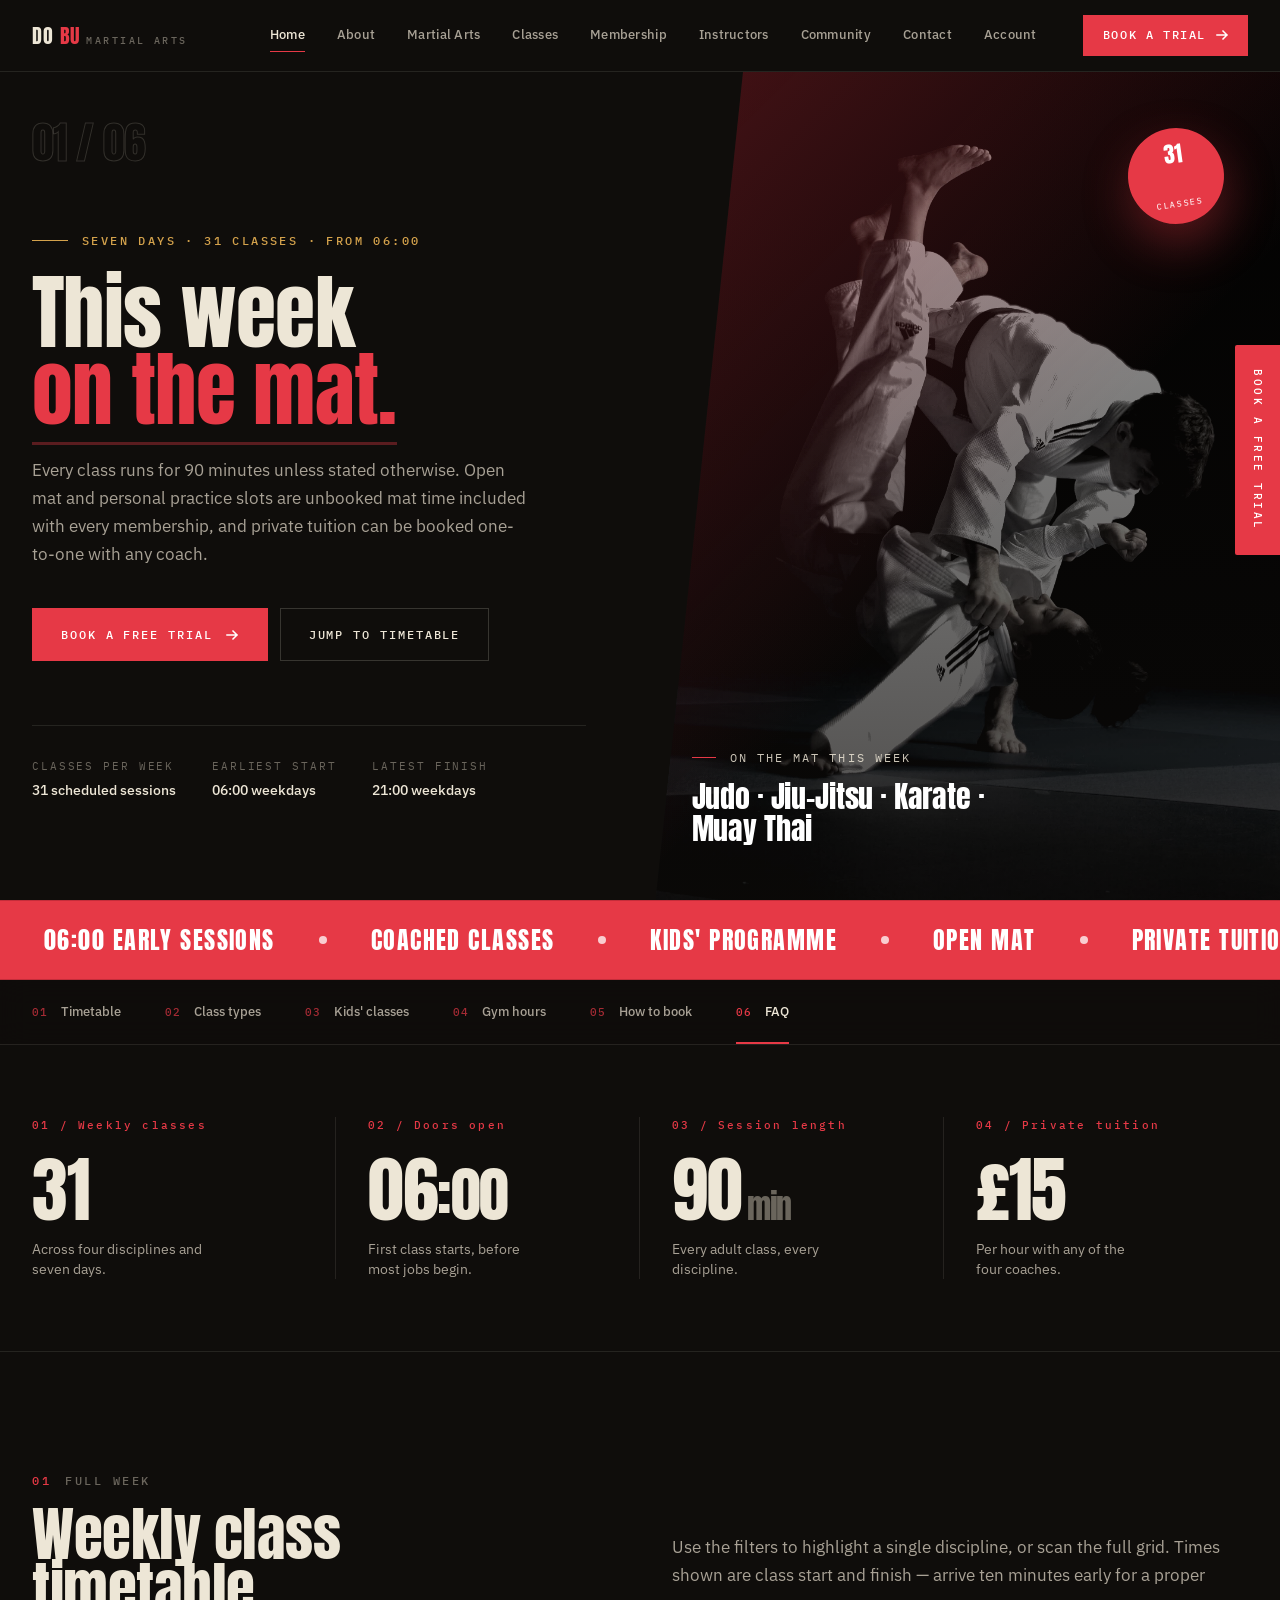
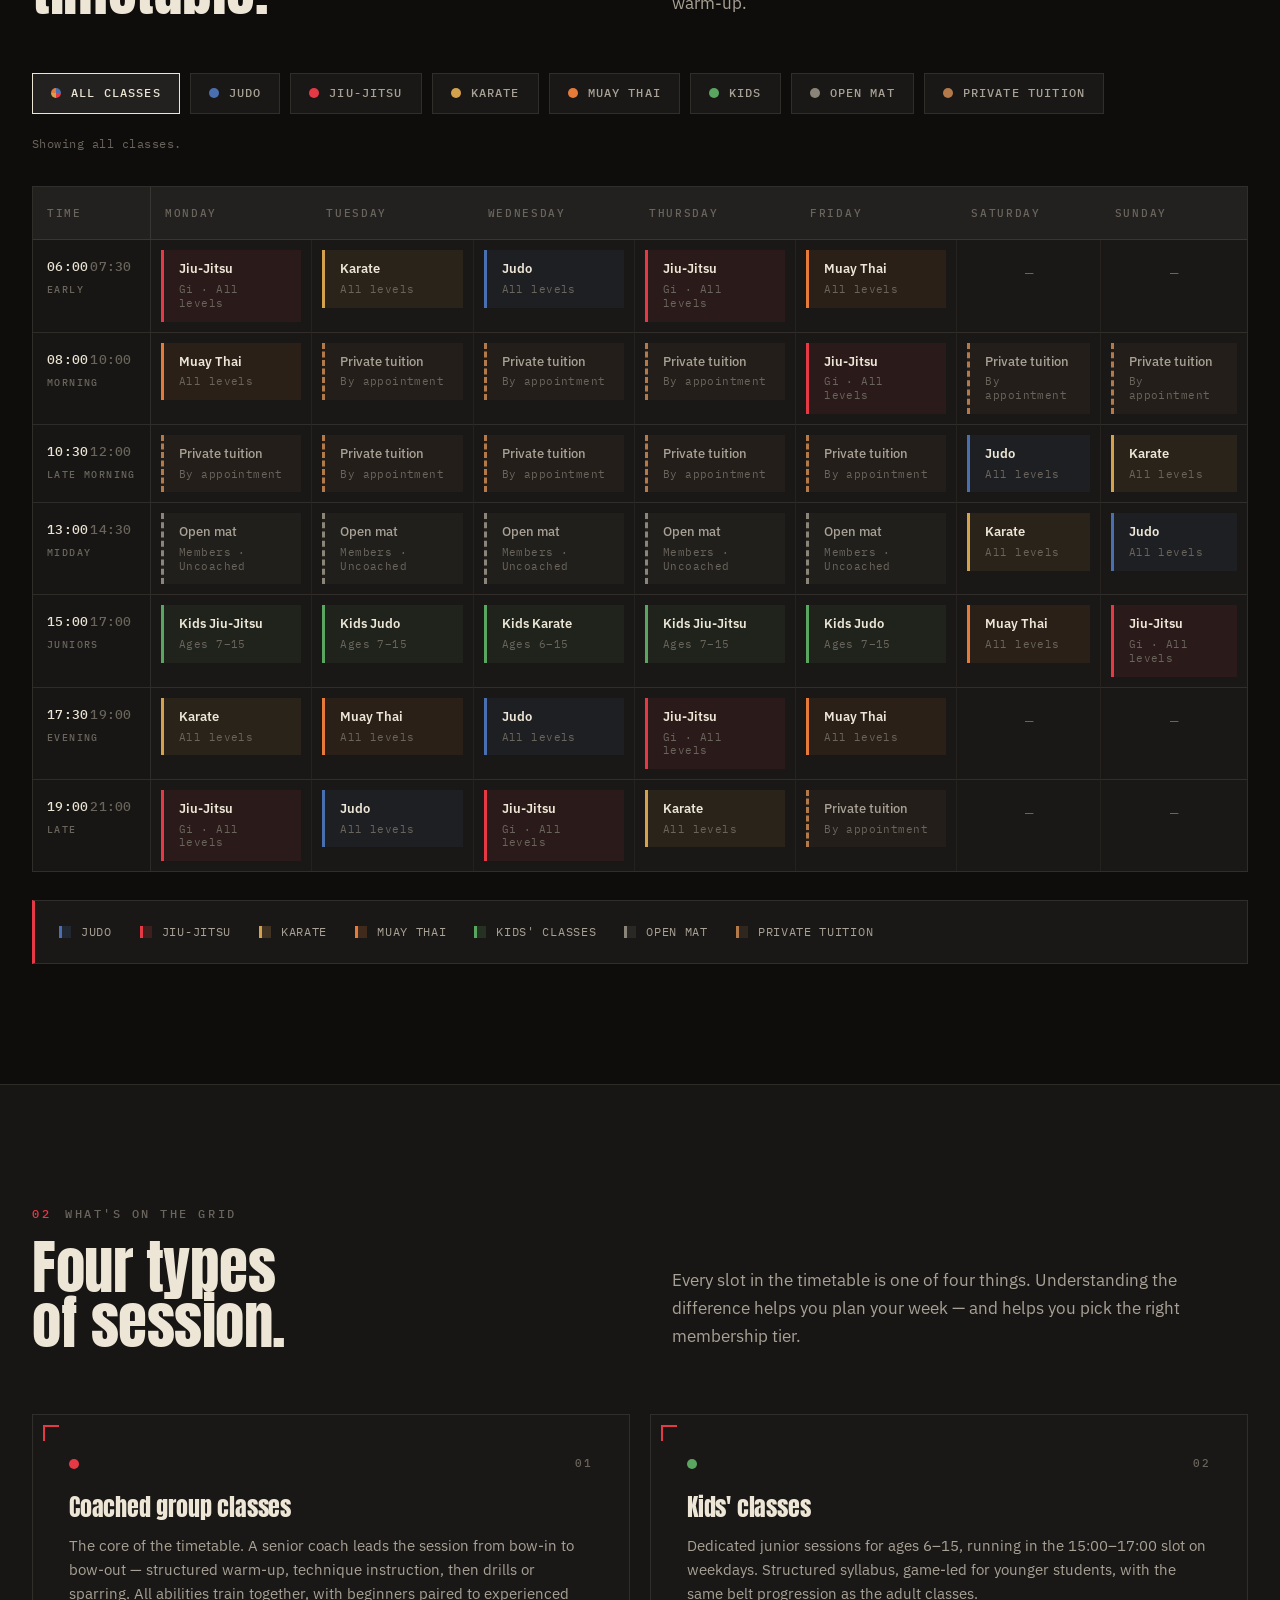
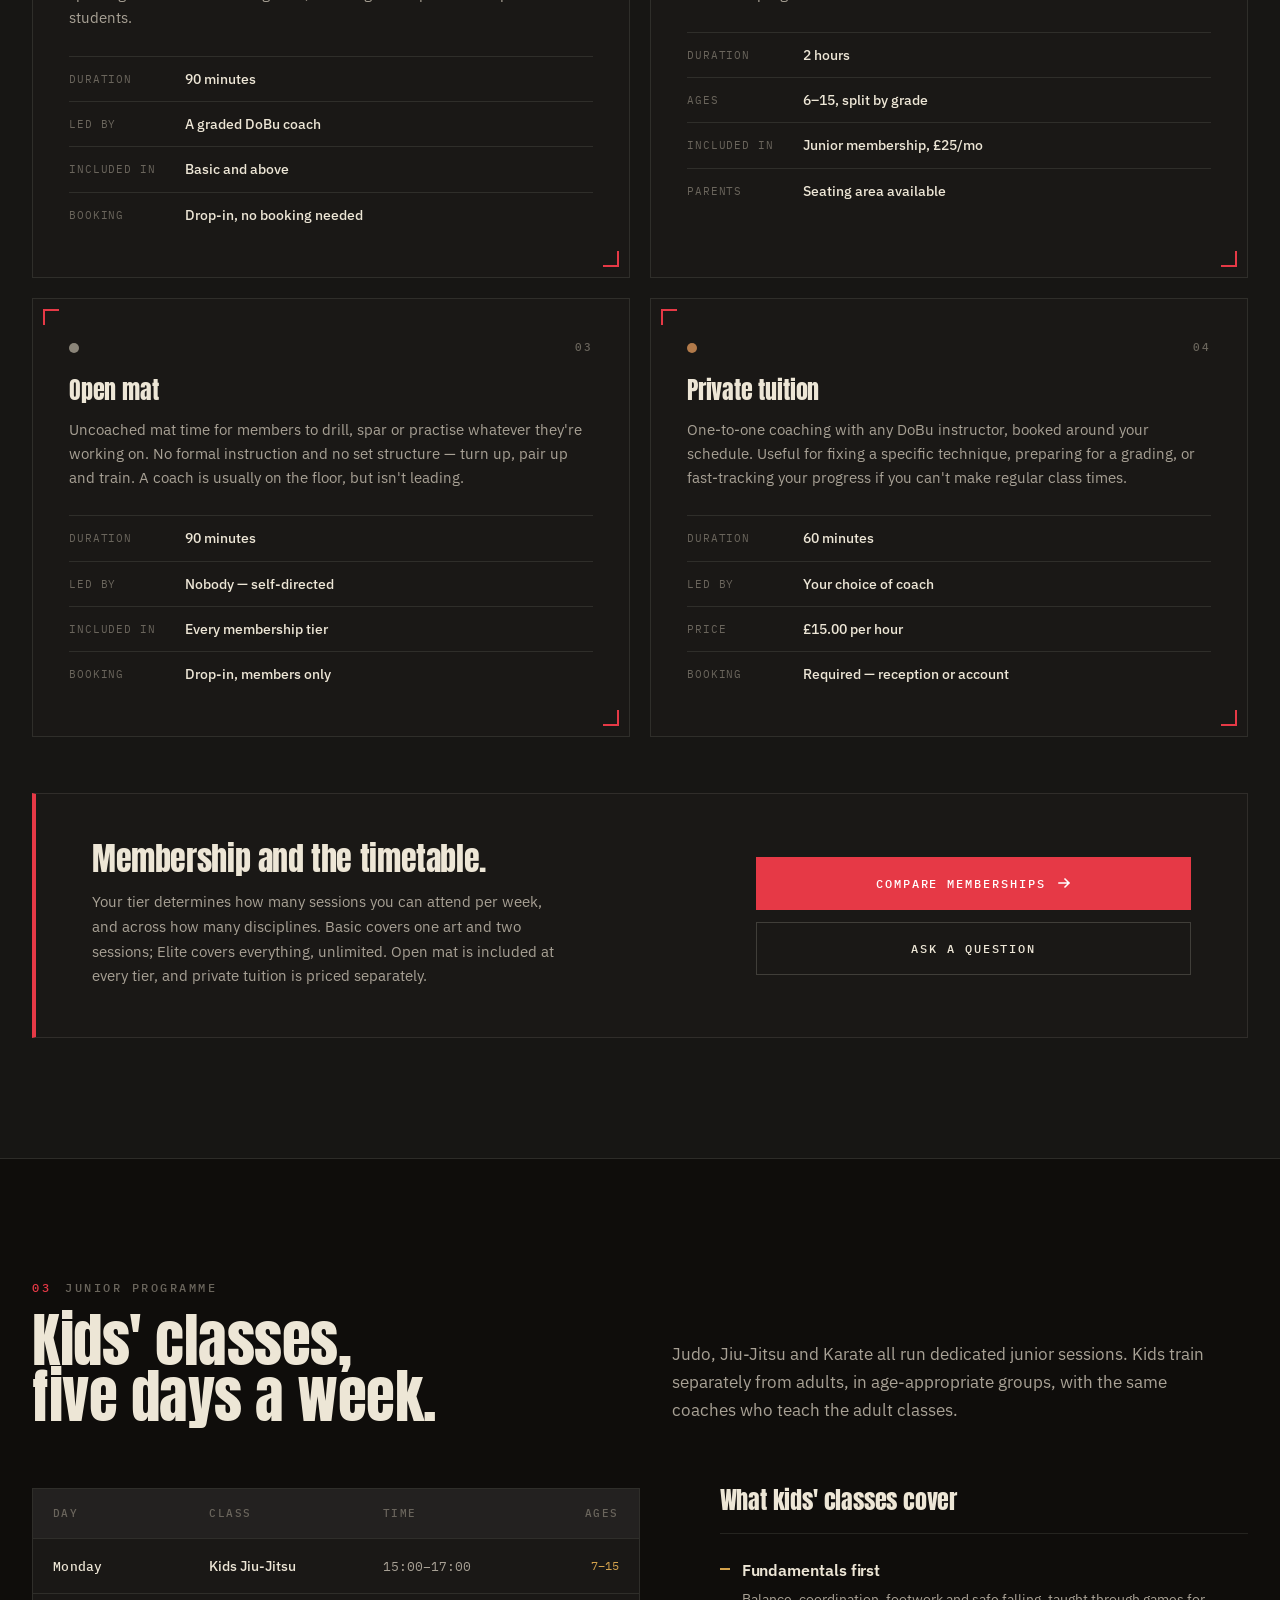
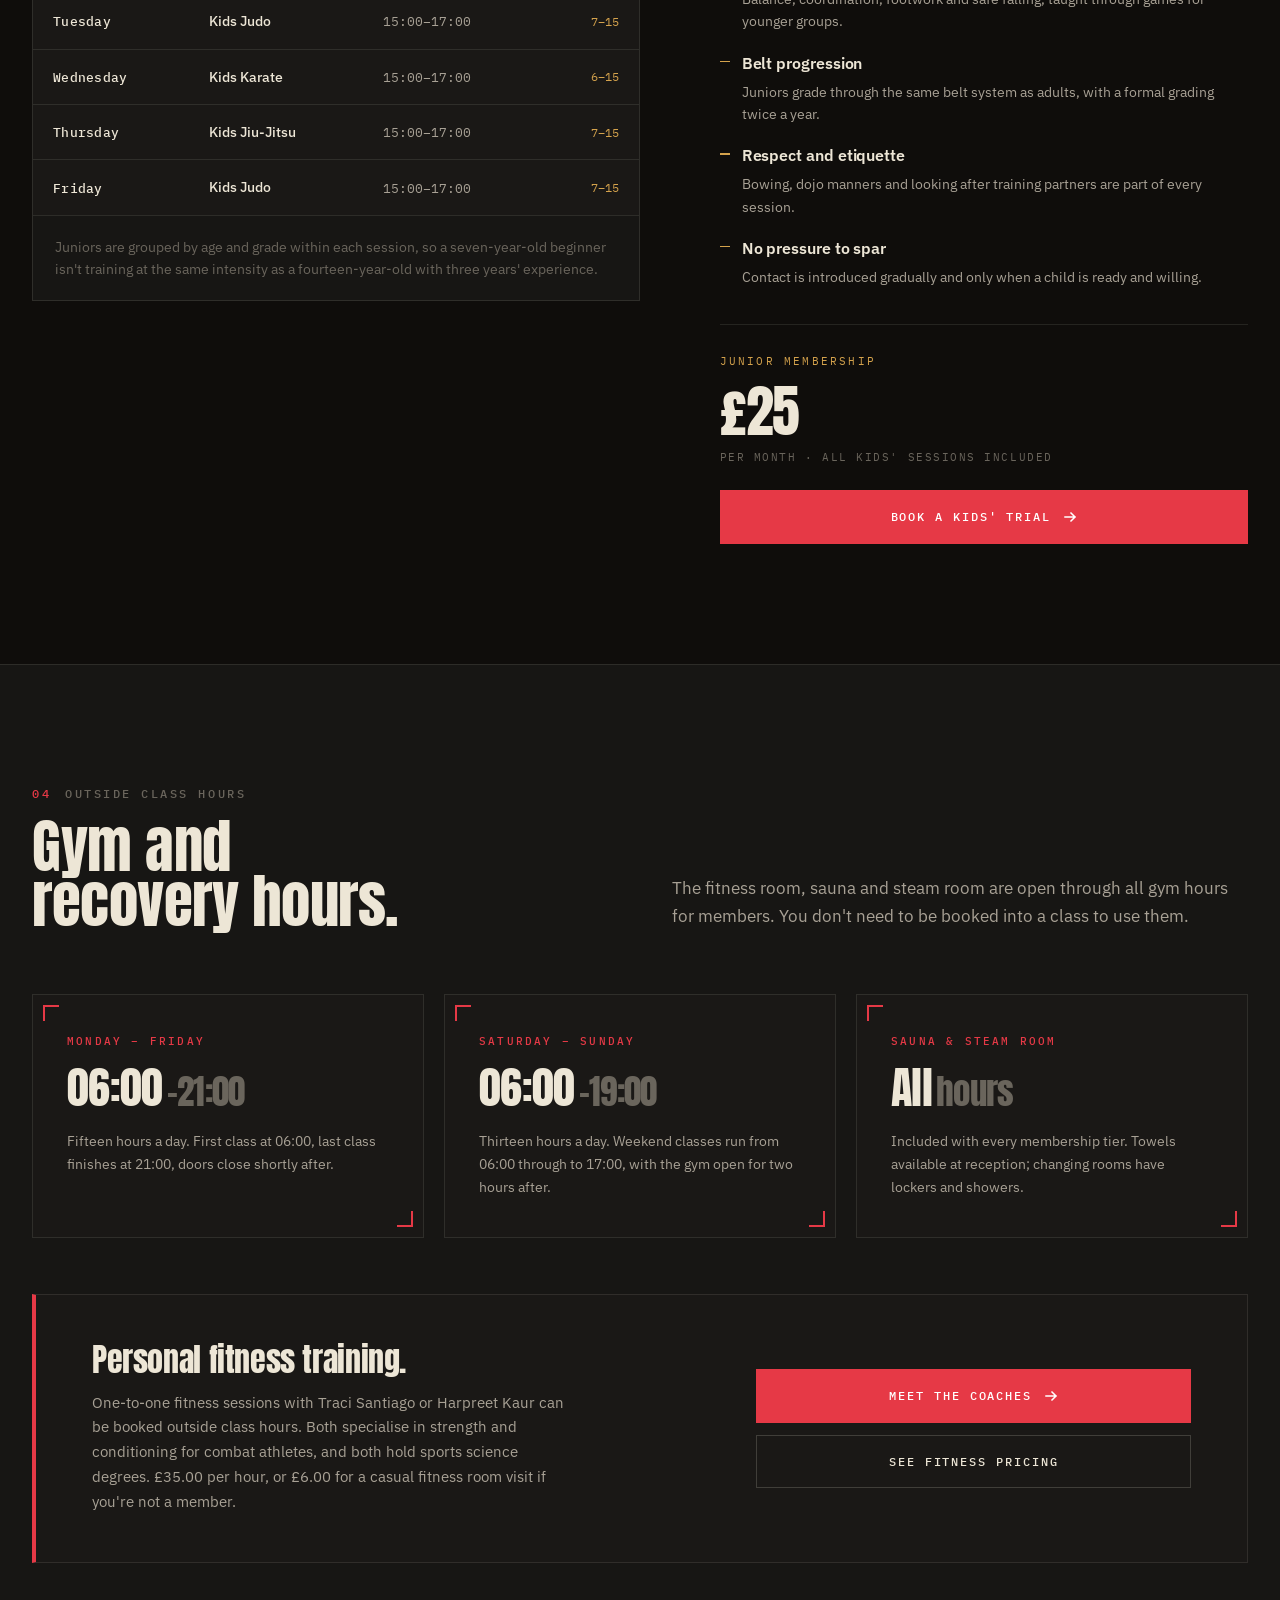
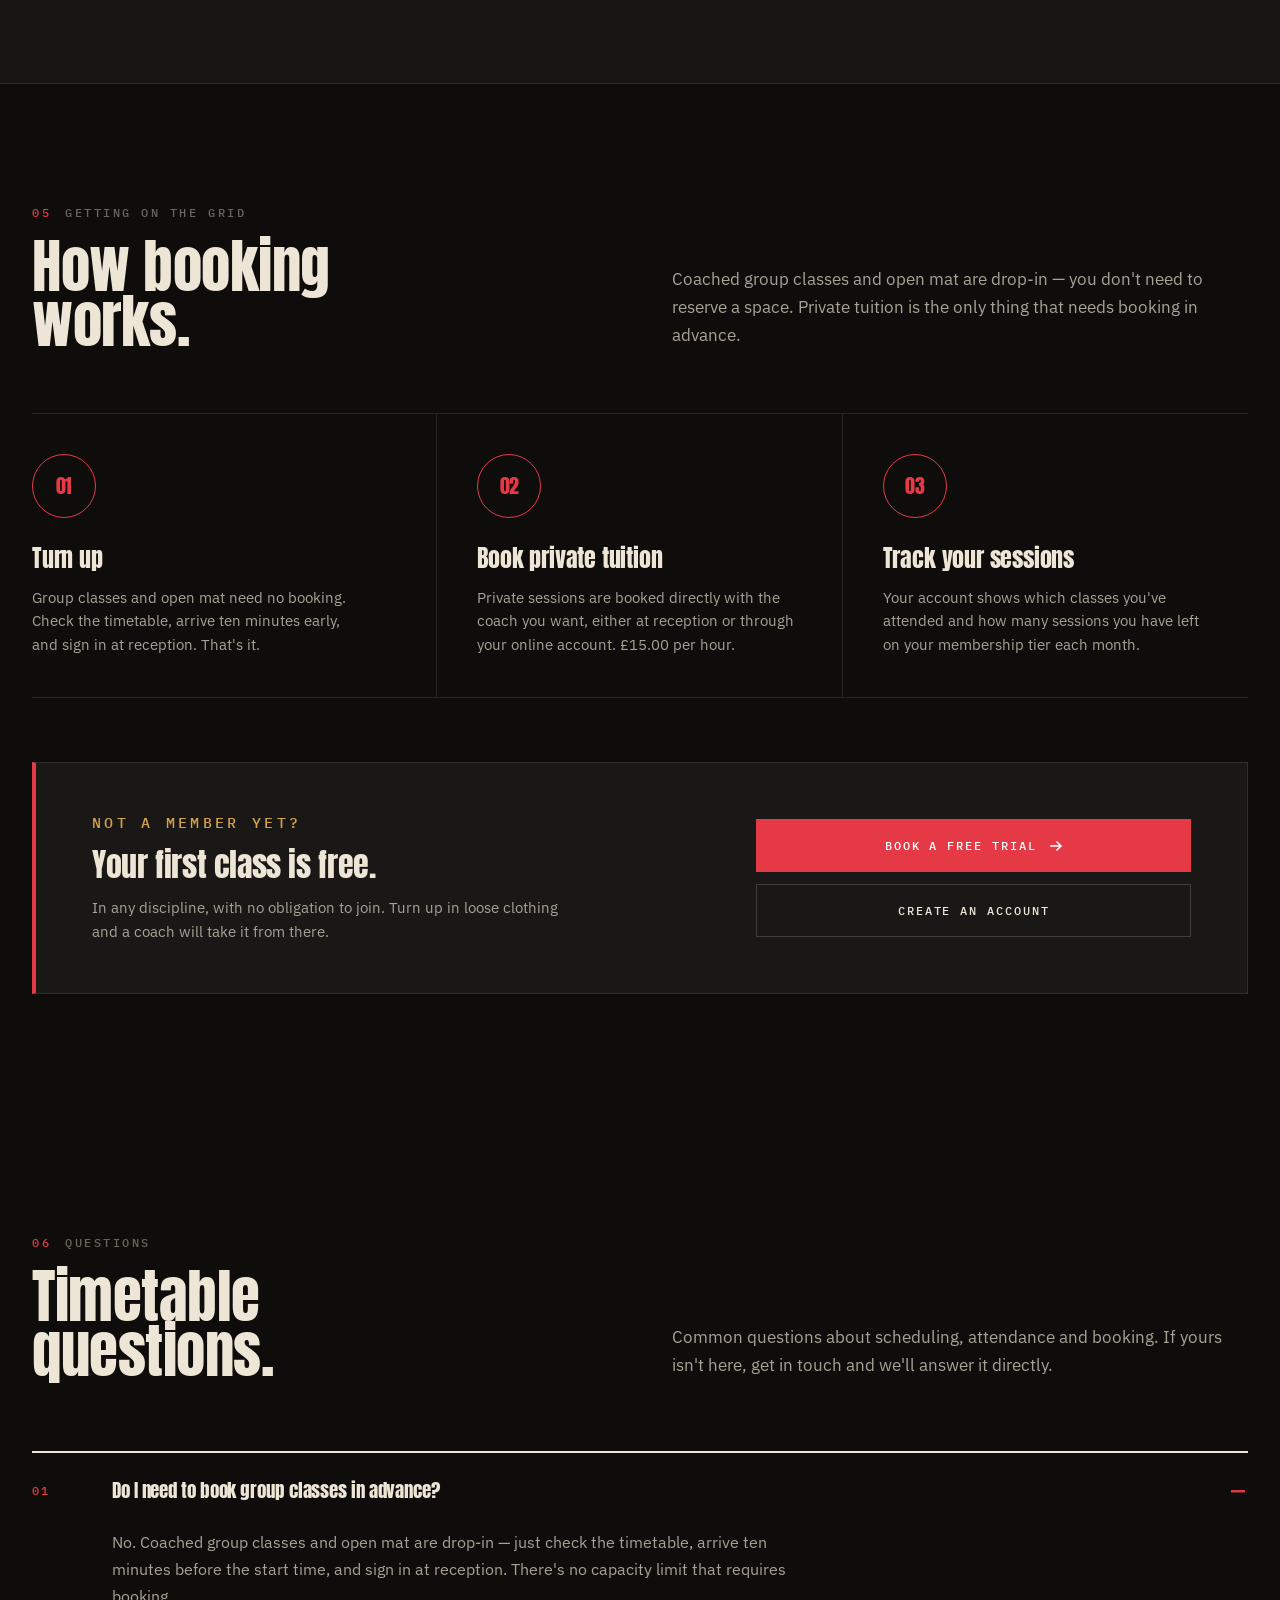
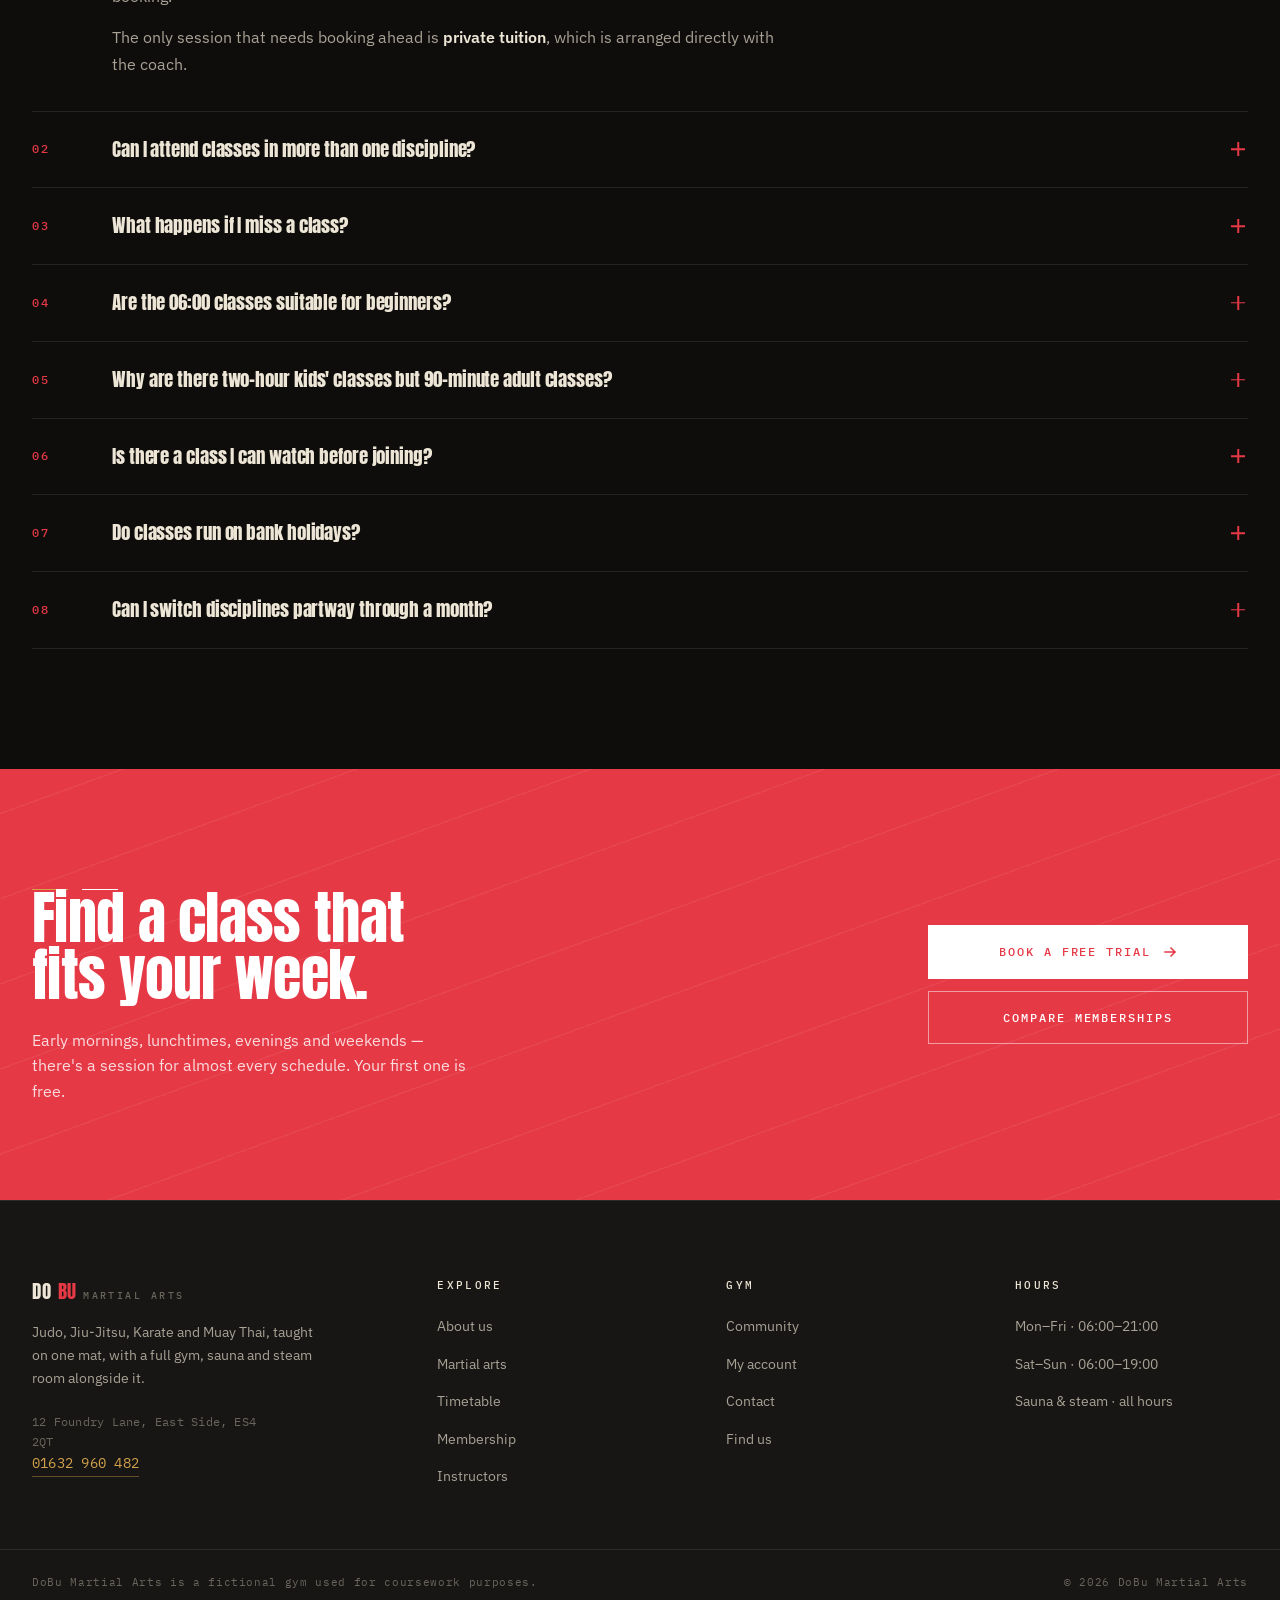
<file: dobu-martial-arts-website/timetable.html>
<!DOCTYPE html>
<html lang="en">
<head>
<meta charset="UTF-8">
<meta name="viewport" content="width=device-width, initial-scale=1">
<title>Classes &amp; Timetable — Judo · Jiu-Jitsu · Karate · Muay Thai | DoBu Martial Arts</title>
<meta name="description" content="Full weekly class timetable for DoBu Martial Arts. Judo, Jiu-Jitsu, Karate and Muay Thai classes, kids' sessions, open mat and private tuition, seven days a week.">
<meta name="theme-color" content="#0F0D0B">
<link rel="preconnect" href="https://fonts.googleapis.com">
<link rel="preconnect" href="https://fonts.gstatic.com" crossorigin>
<link href="https://fonts.googleapis.com/css2?family=Anton&family=IBM+Plex+Sans:wght@400;500;600;700&family=IBM+Plex+Mono:wght@400;500&display=swap" rel="stylesheet">
<link rel="stylesheet" href="css/timetable.css">
</head>

<body data-page="timetable">

<a class="skip-link" href="#main">Skip to content</a>
<div id="progress" role="presentation"></div>

<!-- ================= HEADER ================= -->
<header class="sash" id="sash">
  <div class="sash-inner">
    <a class="brand" href="index.html">DO<span>BU</span> <em>MARTIAL ARTS</em></a>

    <button class="nav-toggle" id="navToggle" aria-label="Toggle navigation" aria-expanded="false" aria-controls="navLinks">
      <span></span><span></span><span></span>
    </button>

    <nav class="links" id="navLinks" aria-label="Main navigation">
      <a href="index.html" class="active">Home</a>
      <a href="aboutus.html">About</a>
      <a href="martial-arts.html">Martial Arts</a>
      <a href="timetable.html">Classes</a>
      <a href="membership.html">Membership</a>
      <a href="instructors.html">Instructors</a>
      <a href="community.html">Community</a>
      <a href="contact.html">Contact</a>
      <a href="account.html">Account</a>
    </nav>

    <a class="header-cta" href="contact.html">
      Book a trial
      <svg width="12" height="12" viewBox="0 0 12 12" fill="none" aria-hidden="true">
        <path d="M1 6h10M7 2l4 4-4 4" stroke="currentColor" stroke-width="1.5" stroke-linecap="square"/>
      </svg>
    </a>
  </div>
</header>

<main id="main">

  <!-- ================= HERO ================= -->
  <section class="hero">
    <div class="hero-grid">

      <div class="hero-panel">
        <span class="hero-num">01 / 06</span>

        <p class="eyebrow reveal">Seven Days · 31 Classes · From 06:00</p>

        <h1 class="reveal">
          This week<br>
          <em>on the mat.</em>
        </h1>

        <p class="lede reveal">
          Every class runs for 90 minutes unless stated otherwise. Open mat and personal
          practice slots are unbooked mat time included with every membership, and
          private tuition can be booked one-to-one with any coach.
        </p>

        <div class="hero-actions reveal">
          <a class="btn" href="contact.html">
            Book a free trial
            <svg width="14" height="14" viewBox="0 0 14 14" fill="none" aria-hidden="true">
              <path d="M2 7h10M8 3l4 4-4 4" stroke="currentColor" stroke-width="1.5" stroke-linecap="square"/>
            </svg>
          </a>
          <a class="btn ghost" href="#timetable">Jump to timetable</a>
        </div>

        <div class="hero-meta reveal">
          <div class="m-item">
            <span class="m-k">Classes per week</span>
            <span class="m-v">31 scheduled sessions</span>
          </div>
          <div class="m-item">
            <span class="m-k">Earliest start</span>
            <span class="m-v">06:00 weekdays</span>
          </div>
          <div class="m-item">
            <span class="m-k">Latest finish</span>
            <span class="m-v">21:00 weekdays</span>
          </div>
        </div>
      </div>

      <div class="hero-visual">
        <img src="images/judo6.jpg"
             onerror="this.src='https://picsum.photos/seed/dobu-tt-hero-v4/1200/1400'"
             alt="Training on the DoBu mat" loading="eager" fetchpriority="high">

        <div class="hero-badge">
          31<small>CLASSES</small>
        </div>

        <div class="hero-stamp">
          <span class="stamp-line">On the mat this week</span>
          <span class="stamp-main">Judo · Jiu-Jitsu · Karate · Muay Thai</span>
        </div>
      </div>

    </div>
  </section>

  <!-- ================= TICKER ================= -->
  <div class="ticker" aria-hidden="true">
    <div class="ticker-track">
      <span>06:00 Early Sessions</span><span class="dot"></span>
      <span>Coached Classes</span><span class="dot"></span>
      <span>Kids' Programme</span><span class="dot"></span>
      <span>Open Mat</span><span class="dot"></span>
      <span>Private Tuition</span><span class="dot"></span>
      <span>Evening Classes</span><span class="dot"></span>
      <span>Weekend Sessions</span><span class="dot"></span>
      <span>Sauna &amp; Steam</span><span class="dot"></span>
      <span>06:00 Early Sessions</span><span class="dot"></span>
      <span>Coached Classes</span><span class="dot"></span>
      <span>Kids' Programme</span><span class="dot"></span>
      <span>Open Mat</span><span class="dot"></span>
      <span>Private Tuition</span><span class="dot"></span>
      <span>Evening Classes</span><span class="dot"></span>
      <span>Weekend Sessions</span><span class="dot"></span>
      <span>Sauna &amp; Steam</span><span class="dot"></span>
    </div>
  </div>

  <!-- ================= SUBNAV ================= -->
  <nav class="subnav" id="subnav" aria-label="Jump to a section">
    <div class="subnav-inner">
      <a href="#timetable" class="active"><span class="sn-num">01</span> Timetable</a>
      <a href="#types"><span class="sn-num">02</span> Class types</a>
      <a href="#kids"><span class="sn-num">03</span> Kids' classes</a>
      <a href="#fitness"><span class="sn-num">04</span> Gym hours</a>
      <a href="#booking"><span class="sn-num">05</span> How to book</a>
      <a href="#faq"><span class="sn-num">06</span> FAQ</a>
    </div>
  </nav>

  <!-- ================= STATS BAND ================= -->
  <section class="stats-band tight">
    <div class="wrap">
      <div class="stats-grid">
        <div class="stat reveal">
          <span class="n">01 / Weekly classes</span>
          <span class="v">31</span>
          <span class="l">Across four disciplines and seven days.</span>
        </div>
        <div class="stat reveal">
          <span class="n">02 / Doors open</span>
          <span class="v">06<small>:00</small></span>
          <span class="l">First class starts, before most jobs begin.</span>
        </div>
        <div class="stat reveal">
          <span class="n">03 / Session length</span>
          <span class="v">90<span style="font-size:.45em;color:var(--text-3);margin-left:6px">min</span></span>
          <span class="l">Every adult class, every discipline.</span>
        </div>
        <div class="stat reveal">
          <span class="n">04 / Private tuition</span>
          <span class="v">£15</span>
          <span class="l">Per hour with any of the four coaches.</span>
        </div>
      </div>
    </div>
  </section>

  <!-- ============================================================
       WEEKLY TIMETABLE
       ============================================================ -->
  <section class="tt-section" id="timetable">
    <div class="wrap">

      <div class="tt-head">
        <div class="reveal">
          <p class="section-label"><span class="num">01</span> Full week</p>
          <h2>Weekly class<br>timetable.</h2>
        </div>
        <p class="lede reveal">
          Use the filters to highlight a single discipline, or scan the full grid.
          Times shown are class start and finish — arrive ten minutes early for a
          proper warm-up.
        </p>
      </div>

      <!-- filter chips -->
      <div class="filters reveal" id="filters" role="group" aria-label="Filter timetable by discipline">
        <button class="active" data-filter="all"><span class="swatch sw-all"></span>All classes</button>
        <button data-filter="judo"><span class="swatch" style="background:var(--c-judo)"></span>Judo</button>
        <button data-filter="jiujitsu"><span class="swatch" style="background:var(--c-jj)"></span>Jiu-Jitsu</button>
        <button data-filter="karate"><span class="swatch" style="background:var(--c-karate)"></span>Karate</button>
        <button data-filter="muaythai"><span class="swatch" style="background:var(--c-muay)"></span>Muay Thai</button>
        <button data-filter="kids"><span class="swatch" style="background:var(--c-kids)"></span>Kids</button>
        <button data-filter="openmat"><span class="swatch" style="background:var(--c-open)"></span>Open mat</button>
        <button data-filter="private"><span class="swatch" style="background:var(--c-private)"></span>Private tuition</button>
      </div>

      <p class="filter-status" id="filterStatus" aria-live="polite">Showing all classes.</p>

      <!-- ============ DESKTOP TABLE ============ -->
      <div class="tt-shell reveal">
        <table class="tt" id="ttTable">
          <caption style="position:absolute;left:-9999px">Weekly class timetable for DoBu Martial Arts</caption>
          <thead>
            <tr>
              <th scope="col">Time</th>
              <th scope="col">Monday</th>
              <th scope="col">Tuesday</th>
              <th scope="col">Wednesday</th>
              <th scope="col">Thursday</th>
              <th scope="col">Friday</th>
              <th scope="col">Saturday</th>
              <th scope="col">Sunday</th>
            </tr>
          </thead>
          <tbody>

            <tr>
              <th scope="row">06:00<span>07:30</span><small>Early</small></th>
              <td data-type="jiujitsu"><a class="cls jiujitsu" href="#types">Jiu-Jitsu<small>Gi · All levels</small></a></td>
              <td data-type="karate"><a class="cls karate" href="#types">Karate<small>All levels</small></a></td>
              <td data-type="judo"><a class="cls judo" href="#types">Judo<small>All levels</small></a></td>
              <td data-type="jiujitsu"><a class="cls jiujitsu" href="#types">Jiu-Jitsu<small>Gi · All levels</small></a></td>
              <td data-type="muaythai"><a class="cls muaythai" href="#types">Muay Thai<small>All levels</small></a></td>
              <td class="empty" data-type="none">—</td>
              <td class="empty" data-type="none">—</td>
            </tr>

            <tr>
              <th scope="row">08:00<span>10:00</span><small>Morning</small></th>
              <td data-type="muaythai"><a class="cls muaythai" href="#types">Muay Thai<small>All levels</small></a></td>
              <td data-type="private"><a class="cls private" href="#types">Private tuition<small>By appointment</small></a></td>
              <td data-type="private"><a class="cls private" href="#types">Private tuition<small>By appointment</small></a></td>
              <td data-type="private"><a class="cls private" href="#types">Private tuition<small>By appointment</small></a></td>
              <td data-type="jiujitsu"><a class="cls jiujitsu" href="#types">Jiu-Jitsu<small>Gi · All levels</small></a></td>
              <td data-type="private"><a class="cls private" href="#types">Private tuition<small>By appointment</small></a></td>
              <td data-type="private"><a class="cls private" href="#types">Private tuition<small>By appointment</small></a></td>
            </tr>

            <tr>
              <th scope="row">10:30<span>12:00</span><small>Late morning</small></th>
              <td data-type="private"><a class="cls private" href="#types">Private tuition<small>By appointment</small></a></td>
              <td data-type="private"><a class="cls private" href="#types">Private tuition<small>By appointment</small></a></td>
              <td data-type="private"><a class="cls private" href="#types">Private tuition<small>By appointment</small></a></td>
              <td data-type="private"><a class="cls private" href="#types">Private tuition<small>By appointment</small></a></td>
              <td data-type="private"><a class="cls private" href="#types">Private tuition<small>By appointment</small></a></td>
              <td data-type="judo"><a class="cls judo" href="#types">Judo<small>All levels</small></a></td>
              <td data-type="karate"><a class="cls karate" href="#types">Karate<small>All levels</small></a></td>
            </tr>

            <tr>
              <th scope="row">13:00<span>14:30</span><small>Midday</small></th>
              <td data-type="openmat"><a class="cls openmat" href="#types">Open mat<small>Members · Uncoached</small></a></td>
              <td data-type="openmat"><a class="cls openmat" href="#types">Open mat<small>Members · Uncoached</small></a></td>
              <td data-type="openmat"><a class="cls openmat" href="#types">Open mat<small>Members · Uncoached</small></a></td>
              <td data-type="openmat"><a class="cls openmat" href="#types">Open mat<small>Members · Uncoached</small></a></td>
              <td data-type="openmat"><a class="cls openmat" href="#types">Open mat<small>Members · Uncoached</small></a></td>
              <td data-type="karate"><a class="cls karate" href="#types">Karate<small>All levels</small></a></td>
              <td data-type="judo"><a class="cls judo" href="#types">Judo<small>All levels</small></a></td>
            </tr>

            <tr>
              <th scope="row">15:00<span>17:00</span><small>Juniors</small></th>
              <td data-type="kids kids-jiujitsu"><a class="cls kids" href="#kids">Kids Jiu-Jitsu<small>Ages 7–15</small></a></td>
              <td data-type="kids kids-judo"><a class="cls kids" href="#kids">Kids Judo<small>Ages 7–15</small></a></td>
              <td data-type="kids kids-karate"><a class="cls kids" href="#kids">Kids Karate<small>Ages 6–15</small></a></td>
              <td data-type="kids kids-jiujitsu"><a class="cls kids" href="#kids">Kids Jiu-Jitsu<small>Ages 7–15</small></a></td>
              <td data-type="kids kids-judo"><a class="cls kids" href="#kids">Kids Judo<small>Ages 7–15</small></a></td>
              <td data-type="muaythai"><a class="cls muaythai" href="#types">Muay Thai<small>All levels</small></a></td>
              <td data-type="jiujitsu"><a class="cls jiujitsu" href="#types">Jiu-Jitsu<small>Gi · All levels</small></a></td>
            </tr>

            <tr>
              <th scope="row">17:30<span>19:00</span><small>Evening</small></th>
              <td data-type="karate"><a class="cls karate" href="#types">Karate<small>All levels</small></a></td>
              <td data-type="muaythai"><a class="cls muaythai" href="#types">Muay Thai<small>All levels</small></a></td>
              <td data-type="judo"><a class="cls judo" href="#types">Judo<small>All levels</small></a></td>
              <td data-type="jiujitsu"><a class="cls jiujitsu" href="#types">Jiu-Jitsu<small>Gi · All levels</small></a></td>
              <td data-type="muaythai"><a class="cls muaythai" href="#types">Muay Thai<small>All levels</small></a></td>
              <td class="empty" data-type="none">—</td>
              <td class="empty" data-type="none">—</td>
            </tr>

            <tr>
              <th scope="row">19:00<span>21:00</span><small>Late</small></th>
              <td data-type="jiujitsu"><a class="cls jiujitsu" href="#types">Jiu-Jitsu<small>Gi · All levels</small></a></td>
              <td data-type="judo"><a class="cls judo" href="#types">Judo<small>All levels</small></a></td>
              <td data-type="jiujitsu"><a class="cls jiujitsu" href="#types">Jiu-Jitsu<small>Gi · All levels</small></a></td>
              <td data-type="karate"><a class="cls karate" href="#types">Karate<small>All levels</small></a></td>
              <td data-type="private"><a class="cls private" href="#types">Private tuition<small>By appointment</small></a></td>
              <td class="empty" data-type="none">—</td>
              <td class="empty" data-type="none">—</td>
            </tr>

          </tbody>
        </table>
      </div>

      <!-- ============ MOBILE DAY VIEW ============ -->
      <div class="day-view" id="dayView" aria-label="Timetable by day"></div>

      <!-- legend -->
      <ul class="legend reveal" aria-label="Timetable colour key">
        <li><span class="sw judo"></span>Judo</li>
        <li><span class="sw jiujitsu"></span>Jiu-Jitsu</li>
        <li><span class="sw karate"></span>Karate</li>
        <li><span class="sw muaythai"></span>Muay Thai</li>
        <li><span class="sw kids"></span>Kids' classes</li>
        <li><span class="sw openmat"></span>Open mat</li>
        <li><span class="sw private"></span>Private tuition</li>
      </ul>

    </div>
  </section>

  <!-- ============================================================
       CLASS TYPES
       ============================================================ -->
  <section class="types-section" id="types">
    <div class="wrap">

      <div class="types-head">
        <div class="reveal">
          <p class="section-label"><span class="num">02</span> What's on the grid</p>
          <h2>Four types<br>of session.</h2>
        </div>
        <p class="lede reveal">
          Every slot in the timetable is one of four things. Understanding the
          difference helps you plan your week — and helps you pick the right
          membership tier.
        </p>
      </div>

      <div class="type-grid">

        <article class="type-card reveal">
          <div class="tc-head">
            <span class="tc-dot" style="--dot:var(--c-jj)"></span>
            <span class="tc-num">01</span>
          </div>
          <h3>Coached group classes</h3>
          <p>The core of the timetable. A senior coach leads the session from bow-in to bow-out — structured warm-up, technique instruction, then drills or sparring. All abilities train together, with beginners paired to experienced students.</p>
          <dl class="tc-facts">
            <div><dt>Duration</dt><dd>90 minutes</dd></div>
            <div><dt>Led by</dt><dd>A graded DoBu coach</dd></div>
            <div><dt>Included in</dt><dd>Basic and above</dd></div>
            <div><dt>Booking</dt><dd>Drop-in, no booking needed</dd></div>
          </dl>
        </article>

        <article class="type-card reveal">
          <div class="tc-head">
            <span class="tc-dot" style="--dot:var(--c-kids)"></span>
            <span class="tc-num">02</span>
          </div>
          <h3>Kids' classes</h3>
          <p>Dedicated junior sessions for ages 6–15, running in the 15:00–17:00 slot on weekdays. Structured syllabus, game-led for younger students, with the same belt progression as the adult classes.</p>
          <dl class="tc-facts">
            <div><dt>Duration</dt><dd>2 hours</dd></div>
            <div><dt>Ages</dt><dd>6–15, split by grade</dd></div>
            <div><dt>Included in</dt><dd>Junior membership, £25/mo</dd></div>
            <div><dt>Parents</dt><dd>Seating area available</dd></div>
          </dl>
        </article>

        <article class="type-card reveal">
          <div class="tc-head">
            <span class="tc-dot" style="--dot:var(--c-open)"></span>
            <span class="tc-num">03</span>
          </div>
          <h3>Open mat</h3>
          <p>Uncoached mat time for members to drill, spar or practise whatever they're working on. No formal instruction and no set structure — turn up, pair up and train. A coach is usually on the floor, but isn't leading.</p>
          <dl class="tc-facts">
            <div><dt>Duration</dt><dd>90 minutes</dd></div>
            <div><dt>Led by</dt><dd>Nobody — self-directed</dd></div>
            <div><dt>Included in</dt><dd>Every membership tier</dd></div>
            <div><dt>Booking</dt><dd>Drop-in, members only</dd></div>
          </dl>
        </article>

        <article class="type-card reveal">
          <div class="tc-head">
            <span class="tc-dot" style="--dot:var(--c-private)"></span>
            <span class="tc-num">04</span>
          </div>
          <h3>Private tuition</h3>
          <p>One-to-one coaching with any DoBu instructor, booked around your schedule. Useful for fixing a specific technique, preparing for a grading, or fast-tracking your progress if you can't make regular class times.</p>
          <dl class="tc-facts">
            <div><dt>Duration</dt><dd>60 minutes</dd></div>
            <div><dt>Led by</dt><dd>Your choice of coach</dd></div>
            <div><dt>Price</dt><dd>£15.00 per hour</dd></div>
            <div><dt>Booking</dt><dd>Required — reception or account</dd></div>
          </dl>
        </article>

      </div>

      <div class="types-cta reveal">
        <div>
          <h3>Membership and the timetable.</h3>
          <p>Your tier determines how many sessions you can attend per week, and across how many disciplines. Basic covers one art and two sessions; Elite covers everything, unlimited. Open mat is included at every tier, and private tuition is priced separately.</p>
        </div>
        <div class="types-cta-actions">
          <a class="btn" href="membership.html">
            Compare memberships
            <svg width="14" height="14" viewBox="0 0 14 14" fill="none" aria-hidden="true">
              <path d="M2 7h10M8 3l4 4-4 4" stroke="currentColor" stroke-width="1.5" stroke-linecap="square"/>
            </svg>
          </a>
          <a class="btn ghost" href="contact.html">Ask a question</a>
        </div>
      </div>

    </div>
  </section>

  <!-- ============================================================
       KIDS CLASSES
       ============================================================ -->
  <section class="kids-section" id="kids">
    <div class="wrap">

      <div class="kids-head">
        <div class="reveal">
          <p class="section-label"><span class="num">03</span> Junior programme</p>
          <h2>Kids' classes,<br>five days a week.</h2>
        </div>
        <p class="lede reveal">
          Judo, Jiu-Jitsu and Karate all run dedicated junior sessions. Kids train
          separately from adults, in age-appropriate groups, with the same coaches
          who teach the adult classes.
        </p>
      </div>

      <div class="kids-grid">

        <div class="kids-table-wrap reveal">
          <table class="kids-table">
            <caption style="position:absolute;left:-9999px">Kids' class schedule at DoBu</caption>
            <thead>
              <tr>
                <th scope="col">Day</th>
                <th scope="col">Class</th>
                <th scope="col">Time</th>
                <th scope="col">Ages</th>
              </tr>
            </thead>
            <tbody>
              <tr><td>Monday</td><td>Kids Jiu-Jitsu</td><td>15:00–17:00</td><td>7–15</td></tr>
              <tr><td>Tuesday</td><td>Kids Judo</td><td>15:00–17:00</td><td>7–15</td></tr>
              <tr><td>Wednesday</td><td>Kids Karate</td><td>15:00–17:00</td><td>6–15</td></tr>
              <tr><td>Thursday</td><td>Kids Jiu-Jitsu</td><td>15:00–17:00</td><td>7–15</td></tr>
              <tr><td>Friday</td><td>Kids Judo</td><td>15:00–17:00</td><td>7–15</td></tr>
            </tbody>
          </table>

          <p class="kids-note">
            Juniors are grouped by age and grade within each session, so a
            seven-year-old beginner isn't training at the same intensity as a
            fourteen-year-old with three years' experience.
          </p>
        </div>

        <div class="kids-side reveal">
          <h3>What kids' classes cover</h3>
          <ul class="kids-list">
            <li>
              <b>Fundamentals first</b>
              <span>Balance, coordination, footwork and safe falling, taught through games for younger groups.</span>
            </li>
            <li>
              <b>Belt progression</b>
              <span>Juniors grade through the same belt system as adults, with a formal grading twice a year.</span>
            </li>
            <li>
              <b>Respect and etiquette</b>
              <span>Bowing, dojo manners and looking after training partners are part of every session.</span>
            </li>
            <li>
              <b>No pressure to spar</b>
              <span>Contact is introduced gradually and only when a child is ready and willing.</span>
            </li>
          </ul>

          <div class="kids-price">
            <span class="kp-label">Junior membership</span>
            <span class="kp-amount">£25</span>
            <span class="kp-per">Per month · All kids' sessions included</span>
            <a class="btn" href="contact.html" style="width:100%">
              Book a kids' trial
              <svg width="14" height="14" viewBox="0 0 14 14" fill="none" aria-hidden="true">
                <path d="M2 7h10M8 3l4 4-4 4" stroke="currentColor" stroke-width="1.5" stroke-linecap="square"/>
              </svg>
            </a>
          </div>
        </div>

      </div>
    </div>
  </section>

  <!-- ============================================================
       GYM HOURS
       ============================================================ -->
  <section class="hours-section" id="fitness">
    <div class="wrap">

      <div class="hours-head">
        <div class="reveal">
          <p class="section-label"><span class="num">04</span> Outside class hours</p>
          <h2>Gym and<br>recovery hours.</h2>
        </div>
        <p class="lede reveal">
          The fitness room, sauna and steam room are open through all gym hours for
          members. You don't need to be booked into a class to use them.
        </p>
      </div>

      <div class="hours-grid reveal">

        <div class="hours-card">
          <span class="hc-label">Monday – Friday</span>
          <span class="hc-time">06:00<span>–21:00</span></span>
          <p>Fifteen hours a day. First class at 06:00, last class finishes at 21:00, doors close shortly after.</p>
        </div>

        <div class="hours-card">
          <span class="hc-label">Saturday – Sunday</span>
          <span class="hc-time">06:00<span>–19:00</span></span>
          <p>Thirteen hours a day. Weekend classes run from 06:00 through to 17:00, with the gym open for two hours after.</p>
        </div>

        <div class="hours-card">
          <span class="hc-label">Sauna &amp; steam room</span>
          <span class="hc-time">All<span>hours</span></span>
          <p>Included with every membership tier. Towels available at reception; changing rooms have lockers and showers.</p>
        </div>

      </div>

      <div class="hours-cta reveal">
        <div>
          <h3>Personal fitness training.</h3>
          <p>One-to-one fitness sessions with Traci Santiago or Harpreet Kaur can be booked outside class hours. Both specialise in strength and conditioning for combat athletes, and both hold sports science degrees. £35.00 per hour, or £6.00 for a casual fitness room visit if you're not a member.</p>
        </div>
        <div class="hours-cta-actions">
          <a class="btn" href="instructors.html">
            Meet the coaches
            <svg width="14" height="14" viewBox="0 0 14 14" fill="none" aria-hidden="true">
              <path d="M2 7h10M8 3l4 4-4 4" stroke="currentColor" stroke-width="1.5" stroke-linecap="square"/>
            </svg>
          </a>
          <a class="btn ghost" href="membership.html">See fitness pricing</a>
        </div>
      </div>

    </div>
  </section>

  <!-- ============================================================
       HOW TO BOOK
       ============================================================ -->
  <section class="booking-section" id="booking">
    <div class="wrap">

      <div class="booking-head">
        <div class="reveal">
          <p class="section-label"><span class="num">05</span> Getting on the grid</p>
          <h2>How booking<br>works.</h2>
        </div>
        <p class="lede reveal">
          Coached group classes and open mat are drop-in — you don't need to reserve
          a space. Private tuition is the only thing that needs booking in advance.
        </p>
      </div>

      <div class="booking-grid">

        <div class="booking-step reveal">
          <span class="bs-num">01</span>
          <h3>Turn up</h3>
          <p>Group classes and open mat need no booking. Check the timetable, arrive ten minutes early, and sign in at reception. That's it.</p>
        </div>

        <div class="booking-step reveal">
          <span class="bs-num">02</span>
          <h3>Book private tuition</h3>
          <p>Private sessions are booked directly with the coach you want, either at reception or through your online account. £15.00 per hour.</p>
        </div>

        <div class="booking-step reveal">
          <span class="bs-num">03</span>
          <h3>Track your sessions</h3>
          <p>Your account shows which classes you've attended and how many sessions you have left on your membership tier each month.</p>
        </div>

      </div>

      <div class="booking-cta reveal">
        <div>
          <p class="section-label" style="color:var(--gold);margin-bottom:12px">Not a member yet?</p>
          <h3>Your first class is free.</h3>
          <p>In any discipline, with no obligation to join. Turn up in loose clothing and a coach will take it from there.</p>
        </div>
        <div class="booking-cta-actions">
          <a class="btn" href="contact.html">
            Book a free trial
            <svg width="14" height="14" viewBox="0 0 14 14" fill="none" aria-hidden="true">
              <path d="M2 7h10M8 3l4 4-4 4" stroke="currentColor" stroke-width="1.5" stroke-linecap="square"/>
            </svg>
          </a>
          <a class="btn ghost" href="account.html">Create an account</a>
        </div>
      </div>

    </div>
  </section>

  <!-- ============================================================
       FAQ
       ============================================================ -->
  <section class="faq-section" id="faq">
    <div class="wrap">
      <div class="faq-head">
        <div class="reveal">
          <p class="section-label"><span class="num">06</span> Questions</p>
          <h2>Timetable<br>questions.</h2>
        </div>
        <p class="lede reveal">
          Common questions about scheduling, attendance and booking. If yours isn't
          here, get in touch and we'll answer it directly.
        </p>
      </div>

      <div class="faq reveal">

        <details open>
          <summary>
            <span class="faq-num">01</span>
            <span class="faq-q">Do I need to book group classes in advance?</span>
            <span class="faq-icon" aria-hidden="true"></span>
          </summary>
          <div class="faq-a">
            <p>No. Coached group classes and open mat are drop-in — just check the timetable, arrive ten minutes before the start time, and sign in at reception. There's no capacity limit that requires booking.</p>
            <p>The only session that needs booking ahead is <b>private tuition</b>, which is arranged directly with the coach.</p>
          </div>
        </details>

        <details>
          <summary>
            <span class="faq-num">02</span>
            <span class="faq-q">Can I attend classes in more than one discipline?</span>
            <span class="faq-icon" aria-hidden="true"></span>
          </summary>
          <div class="faq-a">
            <p>It depends on your membership tier:</p>
            <ul>
              <li><b>Basic</b> — one martial art, two sessions per week</li>
              <li><b>Intermediate</b> — one martial art, three sessions per week</li>
              <li><b>Advanced</b> — any two martial arts, five sessions per week</li>
              <li><b>Elite</b> — unlimited classes across all four disciplines</li>
            </ul>
            <p>Open mat is included at every tier, so even on Basic you can come in and drill techniques from other arts during open mat time.</p>
          </div>
        </details>

        <details>
          <summary>
            <span class="faq-num">03</span>
            <span class="faq-q">What happens if I miss a class?</span>
            <span class="faq-icon" aria-hidden="true"></span>
          </summary>
          <div class="faq-a">
            <p>Nothing — there's no penalty for missing a session. Your weekly allowance simply doesn't roll over. If you're on a limited tier and want to make up a missed class, you can usually attend a different session in the same week as long as it's within your discipline allowance.</p>
          </div>
        </details>

        <details>
          <summary>
            <span class="faq-num">04</span>
            <span class="faq-q">Are the 06:00 classes suitable for beginners?</span>
            <span class="faq-icon" aria-hidden="true"></span>
          </summary>
          <div class="faq-a">
            <p>Yes. All early-morning classes are open to every level, including complete beginners. They tend to be quieter and slightly more focused than the evening sessions, which some people find easier for a first class.</p>
            <p>Just be aware that you'll be training before eating for most people — bring water and take the warm-up seriously.</p>
          </div>
        </details>

        <details>
          <summary>
            <span class="faq-num">05</span>
            <span class="faq-q">Why are there two-hour kids' classes but 90-minute adult classes?</span>
            <span class="faq-icon" aria-hidden="true"></span>
          </summary>
          <div class="faq-a">
            <p>The junior sessions run for two hours because they include a longer structured warm-up, more frequent breaks, and a mix of game-based and technical work suited to younger attention spans. The actual training time is comparable to an adult class — it's just paced differently.</p>
          </div>
        </details>

        <details>
          <summary>
            <span class="faq-num">06</span>
            <span class="faq-q">Is there a class I can watch before joining?</span>
            <span class="faq-icon" aria-hidden="true"></span>
          </summary>
          <div class="faq-a">
            <p>Absolutely. You're welcome to come and watch any session from the seating area before deciding. That said, most people find it easier to just join a free trial class — you'll learn far more in ten minutes on the mat than an hour watching.</p>
          </div>
        </details>

        <details>
          <summary>
            <span class="faq-num">07</span>
            <span class="faq-q">Do classes run on bank holidays?</span>
            <span class="faq-icon" aria-hidden="true"></span>
          </summary>
          <div class="faq-a">
            <p>We run a reduced timetable on bank holidays — typically the morning and early evening classes only, with private tuition slots cancelled. Any changes are posted on the community page and on our social channels at least a week in advance.</p>
          </div>
        </details>

        <details>
          <summary>
            <span class="faq-num">08</span>
            <span class="faq-q">Can I switch disciplines partway through a month?</span>
            <span class="faq-icon" aria-hidden="true"></span>
          </summary>
          <div class="faq-a">
            <p>Yes. You can change your membership tier at any time from your account, and the change takes effect from your next billing date. If you want to switch immediately, speak to reception and they can usually adjust it on the spot.</p>
          </div>
        </details>

      </div>
    </div>
  </section>

  <!-- ================= FINAL CTA ================= -->
  <section class="final-cta">
    <div class="final-inner">
      <div class="reveal">
        <p class="eyebrow" style="color:#fff">
          <span style="background:#fff;width:36px;height:1px;display:inline-block"></span>
        </p>
        <h2>Find a class that<br>fits your week.</h2>
        <p>Early mornings, lunchtimes, evenings and weekends — there's a session for almost every schedule. Your first one is free.</p>
      </div>

      <div class="final-actions reveal">
        <a class="btn" href="contact.html">
          Book a free trial
          <svg width="14" height="14" viewBox="0 0 14 14" fill="none" aria-hidden="true">
            <path d="M2 7h10M8 3l4 4-4 4" stroke="currentColor" stroke-width="1.5" stroke-linecap="square"/>
          </svg>
        </a>
        <a class="btn ghost" href="membership.html">Compare memberships</a>
      </div>
    </div>
  </section>

</main>

<!-- ================= FOOTER ================= -->
<footer>
  <div class="footer-top">

    <div class="footer-brand">
      <a class="brand" href="index.html">DO<span>BU</span> <em>MARTIAL ARTS</em></a>
      <p>Judo, Jiu-Jitsu, Karate and Muay Thai, taught on one mat, with a full gym, sauna and steam room alongside it.</p>
      <p class="footer-addr">
        12 Foundry Lane, East Side, ES4 2QT<br>
        <a href="tel:01632960482">01632 960 482</a>
      </p>
    </div>

    <div>
      <h4>Explore</h4>
      <ul>
        <li><a href="aboutus.html">About us</a></li>
        <li><a href="martial-arts.html">Martial arts</a></li>
        <li><a href="timetable.html">Timetable</a></li>
        <li><a href="membership.html">Membership</a></li>
        <li><a href="instructors.html">Instructors</a></li>
      </ul>
    </div>

    <div>
      <h4>Gym</h4>
      <ul>
        <li><a href="community.html">Community</a></li>
        <li><a href="account.html">My account</a></li>
        <li><a href="contact.html">Contact</a></li>
        <li><a href="contact.html#find-us">Find us</a></li>
      </ul>
    </div>

    <div>
      <h4>Hours</h4>
      <ul>
        <li><a href="timetable.html">Mon–Fri · 06:00–21:00</a></li>
        <li><a href="timetable.html">Sat–Sun · 06:00–19:00</a></li>
        <li><a href="contact.html">Sauna &amp; steam · all hours</a></li>
      </ul>
    </div>

  </div>

  <div class="footer-bottom">
    <span>DoBu Martial Arts is a fictional gym used for coursework purposes.</span>
    <span>&copy; <span id="year">2026</span> DoBu Martial Arts</span>
  </div>
</footer>

<!-- ================= FLOATING ELEMENTS ================= -->
<a class="float-cta" href="contact.html">Book a free trial</a>
<button class="to-top" id="toTop" aria-label="Back to top">
  <svg width="16" height="16" viewBox="0 0 16 16" fill="none" aria-hidden="true">
    <path d="M8 13V3M3.5 7.5L8 3l4.5 4.5" stroke="currentColor" stroke-width="1.6" stroke-linecap="square"/>
  </svg>
</button>

<script>
(function () {
  'use strict';

  var sash      = document.getElementById('sash');
  var progress  = document.getElementById('progress');
  var toTop     = document.getElementById('toTop');
  var navToggle = document.getElementById('navToggle');
  var navLinks  = document.getElementById('navLinks');
  var subnav    = document.getElementById('subnav');
  var docEl     = document.documentElement;

  /* ---------- scroll ---------- */
  var ticking = false;
  function onScroll() {
    var y = window.pageYOffset || docEl.scrollTop;
    var max = docEl.scrollHeight - window.innerHeight;

    if (sash) sash.classList.toggle('scrolled', y > 8);
    if (toTop) toTop.classList.toggle('show', y > 700);
    if (progress) progress.style.width = (max > 0 ? (y / max) * 100 : 0) + '%';

    ticking = false;
  }
  window.addEventListener('scroll', function () {
    if (!ticking) { window.requestAnimationFrame(onScroll); ticking = true; }
  }, { passive: true });
  onScroll();

  /* ---------- back to top ---------- */
  if (toTop) {
    toTop.addEventListener('click', function () {
      window.scrollTo({ top: 0, behavior: 'smooth' });
    });
  }

  /* ---------- mobile nav ---------- */
  function closeNav() {
    if (!navLinks || !navToggle) return;
    navLinks.classList.remove('open');
    navToggle.classList.remove('open');
    navToggle.setAttribute('aria-expanded', 'false');
  }
  if (navToggle && navLinks) {
    navToggle.addEventListener('click', function (e) {
      e.stopPropagation();
      var open = navLinks.classList.toggle('open');
      navToggle.classList.toggle('open', open);
      navToggle.setAttribute('aria-expanded', open ? 'true' : 'false');
    });
    navLinks.addEventListener('click', function (e) {
      if (e.target.tagName === 'A') closeNav();
    });
    document.addEventListener('keydown', function (e) {
      if (e.key === 'Escape') closeNav();
    });
    document.addEventListener('click', function (e) {
      if (!navLinks.classList.contains('open')) return;
      if (navLinks.contains(e.target) || navToggle.contains(e.target)) return;
      closeNav();
    });
  }

  /* ---------- smooth anchors ---------- */
  function scrollOffset() {
    var sashH   = sash   ? sash.offsetHeight   : 0;
    var subnavH = subnav ? subnav.offsetHeight : 0;
    return sashH + subnavH + 20;
  }
  document.querySelectorAll('a[href^="#"]').forEach(function (link) {
    link.addEventListener('click', function (e) {
      var id = link.getAttribute('href');
      if (!id || id === '#') return;
      var target = document.querySelector(id);
      if (!target) return;
      e.preventDefault();
      var top = target.getBoundingClientRect().top + window.pageYOffset - scrollOffset();
      window.scrollTo({ top: top, behavior: 'smooth' });
      if (history.replaceState) history.replaceState(null, '', id);
    });
  });

  /* ---------- subnav scrollspy ---------- */
  var subLinks = subnav ? Array.prototype.slice.call(subnav.querySelectorAll('a')) : [];
  if (subLinks.length && 'IntersectionObserver' in window) {
    var sections = subLinks
      .map(function (a) { return document.querySelector(a.getAttribute('href')); })
      .filter(Boolean);
    var spy = new IntersectionObserver(function (entries) {
      entries.forEach(function (entry) {
        if (!entry.isIntersecting) return;
        var id = '#' + entry.target.id;
        subLinks.forEach(function (a) {
          a.classList.toggle('active', a.getAttribute('href') === id);
        });
      });
    }, { rootMargin: '-160px 0px -55% 0px', threshold: 0 });
    sections.forEach(function (s) { spy.observe(s); });
  }

  /* ---------- timetable data ---------- */
  var table = document.getElementById('ttTable');
  var DAYS  = ['Monday','Tuesday','Wednesday','Thursday','Friday','Saturday','Sunday'];
  var rows  = [];

  if (table) {
    var headCells = table.tHead.rows[0].cells;
    var dayCount  = headCells.length - 1;

    Array.prototype.forEach.call(table.tBodies[0].rows, function (tr) {
      var timeCell = tr.cells[0];
      // Time cell now has: "06:00" node + <span>07:30</span> + <small>Early</small>
      var timeText = (timeCell.childNodes[0].nodeValue || '').trim();

      var dayEntries = [];
      for (var i = 1; i <= dayCount; i++) {
        var td = tr.cells[i];
        var link = td.querySelector('.cls');
        if (link) {
          var label = (link.childNodes[0].nodeValue || '').trim();
          var small = link.querySelector('small');
          dayEntries.push({
            label: label,
            sub: small ? small.textContent.trim() : '',
            type: td.getAttribute('data-type') || '',
            cls: link.className.replace('cls', '').trim()
          });
        } else {
          dayEntries.push(null);
        }
      }

      rows.push({ time: timeText, days: dayEntries });
    });
  }

  /* ---------- build mobile day view ---------- */
  var dayView   = document.getElementById('dayView');
  var activeDay = 0;

  function buildDayView() {
    if (!dayView || !rows.length) return;

    var tabsHtml = '<div class="day-tabs" role="tablist">';
    DAYS.forEach(function (d, i) {
      tabsHtml += '<button role="tab" data-day="' + i + '"' +
                  (i === activeDay ? ' class="active" aria-selected="true"' : ' aria-selected="false"') +
                  '>' + d.slice(0, 3) + '</button>';
    });
    tabsHtml += '</div>';

    var listHtml = '<div class="day-list">';
    var count = 0;

    rows.forEach(function (row) {
      var entry = row.days[activeDay];
      if (!entry) return;
      count++;
      listHtml +=
        '<div class="day-item">' +
          '<span class="time">' + row.time + '</span>' +
          '<a class="cls ' + entry.cls + '" href="#types">' + entry.label +
            (entry.sub ? '<small>' + entry.sub + '</small>' : '') +
          '</a>' +
        '</div>';
    });

    if (!count) {
      listHtml += '<p class="day-empty">No sessions scheduled on ' + DAYS[activeDay] + '.</p>';
    }
    listHtml += '</div>';
    dayView.innerHTML = tabsHtml + listHtml;

    dayView.querySelectorAll('.day-tabs button').forEach(function (btn) {
      btn.addEventListener('click', function () {
        activeDay = parseInt(btn.getAttribute('data-day'), 10);
        buildDayView();
        applyFilter(currentFilter);
      });
    });
  }

  buildDayView();

  /* ---------- discipline filter ---------- */
  var filtersEl  = document.getElementById('filters');
  var statusEl   = document.getElementById('filterStatus');
  var allCells   = table ? table.querySelectorAll('tbody td') : [];
  var currentFilter = 'all';

  var FILTER_LABELS = {
    all:      'Showing all classes.',
    judo:     'Highlighting <b>Judo</b> classes.',
    jiujitsu: 'Highlighting <b>Jiu-Jitsu</b> classes.',
    karate:   'Highlighting <b>Karate</b> classes.',
    muaythai: 'Highlighting <b>Muay Thai</b> classes.',
    kids:     'Highlighting <b>kids\'</b> classes.',
    openmat:  'Highlighting <b>open mat</b> sessions.',
    private:  'Highlighting <b>private tuition</b> slots.'
  };

  function applyFilter(filter) {
    currentFilter = filter;

    Array.prototype.forEach.call(allCells, function (td) {
      var types = (td.getAttribute('data-type') || '').split(/\s+/);
      if (filter === 'all') {
        td.classList.remove('dim');
      } else if (filter === 'kids') {
        td.classList.toggle('dim', types.indexOf('kids') === -1);
      } else {
        var match = types.indexOf(filter) !== -1 ||
                    types.indexOf('kids-' + filter) !== -1;
        td.classList.toggle('dim', !match);
      }
    });

    if (statusEl) statusEl.innerHTML = FILTER_LABELS[filter] || FILTER_LABELS.all;

    if (dayView) {
      dayView.querySelectorAll('.day-item').forEach(function (item) {
        var cls = item.querySelector('.cls');
        if (!cls) return;
        var typeStr = cls.className.replace('cls', '').trim();
        var parts = typeStr.split(/\s+/);
        var keep;
        if (filter === 'all') {
          keep = true;
        } else if (filter === 'kids') {
          keep = parts.indexOf('kids') !== -1;
        } else {
          keep = parts.indexOf(filter) !== -1 ||
                 parts.indexOf('kids-' + filter) !== -1;
        }
        item.style.display = keep ? '' : 'none';
      });
    }
  }

  if (filtersEl) {
    filtersEl.addEventListener('click', function (e) {
      var btn = e.target.closest('button[data-filter]');
      if (!btn) return;
      filtersEl.querySelectorAll('button').forEach(function (b) {
        b.classList.remove('active');
      });
      btn.classList.add('active');
      applyFilter(btn.getAttribute('data-filter'));
    });
  }

  /* ---------- reveal ---------- */
  var revealItems  = document.querySelectorAll('.reveal');
  var reduceMotion = window.matchMedia('(prefers-reduced-motion: reduce)').matches;

  if ('IntersectionObserver' in window && !reduceMotion) {
    var observer = new IntersectionObserver(function (entries) {
      entries.forEach(function (entry) {
        if (entry.isIntersecting) {
          entry.target.classList.add('in');
          observer.unobserve(entry.target);
        }
      });
    }, { threshold: 0.12, rootMargin: '0px 0px -70px 0px' });

    revealItems.forEach(function (el, i) {
      el.style.transitionDelay = (Math.min(i % 4, 3) * 80) + 'ms';
      observer.observe(el);
    });
  } else {
    revealItems.forEach(function (el) { el.classList.add('in'); });
  }

  /* ---------- year ---------- */
  var yearEl = document.getElementById('year');
  if (yearEl) yearEl.textContent = new Date().getFullYear();

  /* ---------- deep link ---------- */
  if (location.hash) {
    var initial = document.querySelector(location.hash);
    if (initial) {
      window.setTimeout(function () {
        var top = initial.getBoundingClientRect().top + window.pageYOffset - scrollOffset();
        window.scrollTo({ top: top, behavior: 'auto' });
      }, 60);
    }
  }

})();
</script>

</body>
</html>
</file>
<file: dobu-martial-arts-website/css/account.css>
/* ============================================================
   css/account.css
   DoBu Martial Arts — My Account
   Dark editorial, matches the rest of the site
   ============================================================ */

/* ============================================================
   TOKENS
   ============================================================ */
:root{
  --bg:#0F0D0B;
  --bg-2:#171614;
  --surface:#1A1816;
  --surface-2:#232120;
  --border:rgba(237,230,214,.10);
  --border-2:rgba(237,230,214,.18);
  --text:#EDE6D6;
  --text-2:#A8A195;
  --text-3:#6A655C;
  --red:#E63946;
  --red-2:#C42D3A;
  --gold:#D4A24C;
  --green:#5AA55F;

  --c-judo:#4A6FB0;
  --c-jj:#E63946;
  --c-karate:#D4A24C;
  --c-muay:#E67A3A;
  --c-private:#B27A4A;

  --sash-h:72px;
  --subnav-h:64px;
  --maxw:1360px;
  --gutter:32px;
  --ease:cubic-bezier(.22,.72,.16,1);
  --ease-out:cubic-bezier(.16,.84,.24,1);
}

/* ============================================================
   RESET
   ============================================================ */
*,*::before,*::after{box-sizing:border-box}
html{-webkit-text-size-adjust:100%;scroll-behavior:smooth}
body{
  margin:0;
  padding-top:var(--sash-h);
  background:var(--bg);
  color:var(--text);
  font-family:'IBM Plex Sans',system-ui,-apple-system,sans-serif;
  font-size:16px;
  line-height:1.6;
  -webkit-font-smoothing:antialiased;
  overflow-x:hidden;
}
img,svg{max-width:100%;display:block}
button{font:inherit;color:inherit;cursor:pointer;background:none;border:none;padding:0}
a{color:inherit}
ul,ol{margin:0;padding:0;list-style:none}
em{font-style:italic}

/* ============================================================
   TYPOGRAPHY
   ============================================================ */
h1,h2,h3,h4{
  font-family:'Anton',sans-serif;
  font-weight:400;
  line-height:.94;
  letter-spacing:-.008em;
  margin:0;
  color:var(--text);
}
h1{font-size:clamp(44px,6.4vw,84px)}
h2{font-size:clamp(34px,4.6vw,60px)}
h3{font-size:22px}

.eyebrow{
  font-family:'IBM Plex Mono',monospace;
  font-size:12px;
  font-weight:500;
  letter-spacing:.2em;
  text-transform:uppercase;
  color:var(--gold);
  margin:0 0 24px;
  display:flex;
  align-items:center;
  gap:14px;
}
.eyebrow::before{
  content:"";
  width:36px;
  height:1px;
  background:var(--gold);
  flex-shrink:0;
}

.section-label{
  font-family:'IBM Plex Mono',monospace;
  font-size:11.5px;
  font-weight:500;
  letter-spacing:.22em;
  text-transform:uppercase;
  color:var(--text-3);
  margin:0 0 16px;
  display:flex;
  align-items:center;
  gap:14px;
}
.section-label .num{color:var(--red);font-weight:500}

.lede{
  font-size:17px;
  line-height:1.65;
  color:var(--text-2);
  max-width:56ch;
  margin:24px 0 0;
}

/* ============================================================
   LAYOUT
   ============================================================ */
.wrap{
  max-width:var(--maxw);
  margin:0 auto;
  padding:0 var(--gutter);
}
section{padding:120px 0}
section.tight{padding:72px 0}

@media(max-width:900px){
  section{padding:88px 0}
  :root{--gutter:24px}
}

/* ============================================================
   SKIP + PROGRESS
   ============================================================ */
.skip-link{
  position:absolute;left:-9999px;top:0;z-index:300;
  background:var(--red);color:#fff;padding:14px 20px;
  font-size:13px;text-decoration:none;
  font-family:'IBM Plex Mono',monospace;
  letter-spacing:.08em;
}
.skip-link:focus{left:12px;top:12px}

#progress{
  position:fixed;top:0;left:0;height:2px;width:0;
  background:var(--red);
  z-index:200;
  transition:width .08s linear;
}

/* ============================================================
   HEADER
   ============================================================ */
.sash{
  position:fixed;top:0;left:0;right:0;
  height:var(--sash-h);
  background:var(--bg);
  border-bottom:1px solid var(--border);
  z-index:100;
  transition:background .3s ease, border-color .3s ease;
}
.sash.scrolled{
  background:rgba(15,13,11,.92);
  backdrop-filter:blur(14px);
  -webkit-backdrop-filter:blur(14px);
  border-bottom-color:var(--border-2);
}
.sash-inner{
  max-width:var(--maxw);
  margin:0 auto;
  padding:0 var(--gutter);
  height:100%;
  display:flex;
  align-items:center;
  gap:32px;
}
.brand{
  display:inline-flex;
  align-items:baseline;
  gap:6px;
  font-family:'Anton',sans-serif;
  font-size:20px;
  letter-spacing:.04em;
  line-height:1;
  color:var(--text);
  text-decoration:none;
  white-space:nowrap;
  flex-shrink:0;
}
.brand span{color:var(--red)}
.brand em{
  font-family:'IBM Plex Mono',monospace;
  font-style:normal;
  font-size:9.5px;
  letter-spacing:.26em;
  color:var(--text-3);
  font-weight:500;
}
@media(max-width:800px){.brand em{display:none}}

.links{
  display:flex;
  align-items:center;
  gap:4px;
  margin-left:auto;
}
.links a{
  display:inline-flex;
  align-items:center;
  padding:8px 14px;
  font-size:13px;
  font-weight:500;
  letter-spacing:.02em;
  color:var(--text-2);
  text-decoration:none;
  border-radius:2px;
  position:relative;
  transition:color .2s ease;
}
.links a::before{
  content:"";
  position:absolute;
  left:14px;right:14px;
  bottom:2px;
  height:1px;
  background:var(--red);
  transform:scaleX(0);
  transform-origin:left center;
  transition:transform .28s var(--ease);
}
.links a:hover{color:var(--text)}
.links a:hover::before{transform:scaleX(.4)}
.links a.active{color:var(--text)}
.links a.active::before{transform:scaleX(1)}

.header-cta{
  display:inline-flex;
  align-items:center;
  gap:10px;
  padding:11px 20px;
  background:var(--red);
  color:#fff;
  font-family:'IBM Plex Mono',monospace;
  font-size:11.5px;
  font-weight:500;
  letter-spacing:.14em;
  text-transform:uppercase;
  text-decoration:none;
  white-space:nowrap;
  transition:background .2s ease, transform .2s var(--ease);
}
.header-cta:hover{background:var(--red-2);transform:translateY(-1px)}
.header-cta svg{transition:transform .3s var(--ease)}
.header-cta:hover svg{transform:translateX(3px)}
@media(max-width:1080px){.header-cta{display:none}}

.nav-toggle{
  display:none;
  width:42px;height:38px;
  border:1px solid var(--border-2);
  position:relative;
  flex-shrink:0;
}
.nav-toggle span{
  position:absolute;left:11px;right:11px;height:1.5px;
  background:var(--text);
  transition:transform .3s var(--ease), opacity .2s ease, top .3s var(--ease);
}
.nav-toggle span:nth-child(1){top:13px}
.nav-toggle span:nth-child(2){top:18.5px}
.nav-toggle span:nth-child(3){top:24px}
.nav-toggle.open span:nth-child(1){top:18.5px;transform:rotate(45deg)}
.nav-toggle.open span:nth-child(2){opacity:0}
.nav-toggle.open span:nth-child(3){top:18.5px;transform:rotate(-45deg)}

@media(max-width:1080px){
  .nav-toggle{display:block;margin-left:auto}
  .links{
    position:fixed;
    top:var(--sash-h);
    left:0;right:0;
    flex-direction:column;
    align-items:stretch;
    background:var(--bg);
    border-bottom:2px solid var(--red);
    padding:12px 0 20px;
    gap:0;
    max-height:calc(100vh - var(--sash-h));
    overflow-y:auto;
    opacity:0;
    transform:translateY(-16px);
    pointer-events:none;
    transition:opacity .24s ease, transform .3s var(--ease);
    box-shadow:0 24px 48px rgba(0,0,0,.6);
  }
  .links.open{opacity:1;transform:none;pointer-events:auto}
  .links a{
    padding:18px var(--gutter);
    border-bottom:1px solid var(--border);
    font-size:15px;
  }
  .links a::before{display:none}
  .links a.active{
    background:rgba(230,57,70,.10);
    box-shadow:inset 3px 0 0 var(--red);
  }
}

/* ============================================================
   BUTTONS
   ============================================================ */
.btn{
  display:inline-flex;
  align-items:center;
  justify-content:center;
  gap:12px;
  padding:16px 28px;
  font-family:'IBM Plex Mono',monospace;
  font-size:12px;
  font-weight:500;
  letter-spacing:.16em;
  text-transform:uppercase;
  text-decoration:none;
  border:1.5px solid var(--red);
  background:var(--red);
  color:#fff;
  transition:background .22s ease, border-color .22s ease, color .22s ease, transform .22s var(--ease);
}
.btn svg{transition:transform .3s var(--ease)}
.btn:hover{background:var(--red-2);border-color:var(--red-2);transform:translateY(-2px)}
.btn:hover svg{transform:translateX(4px)}
.btn.ghost{background:transparent;color:var(--text);border-color:var(--border-2)}
.btn.ghost:hover{border-color:var(--text);background:rgba(237,230,214,.05)}
.btn.sm{padding:12px 22px;font-size:11px}
.btn.block{width:100%}
.btn.danger{background:transparent;color:var(--red);border-color:var(--red)}
.btn.danger:hover{background:var(--red);color:#fff}
.btn:focus-visible{outline:2px solid var(--gold);outline-offset:3px}

/* ============================================================
   HERO
   ============================================================ */
.hero{
  position:relative;
  padding:0;
  background:var(--bg);
  overflow:hidden;
}
.hero-grid{
  display:grid;
  grid-template-columns:1.05fr 1fr;
  min-height:calc(100vh - var(--sash-h));
  max-height:880px;
}
.hero-panel{
  position:relative;
  display:flex;
  flex-direction:column;
  justify-content:center;
  padding:80px 70px 80px max(calc((100vw - var(--maxw)) / 2 + var(--gutter)), var(--gutter));
  z-index:2;
}
.hero-num{
  position:absolute;
  top:48px;
  left:max(calc((100vw - var(--maxw)) / 2 + var(--gutter)), var(--gutter));
  font-family:'Anton',sans-serif;
  font-size:44px;
  line-height:1;
  color:transparent;
  -webkit-text-stroke:1px rgba(237,230,214,.16);
  letter-spacing:-.02em;
  z-index:3;
  pointer-events:none;
}
.hero-panel .eyebrow{margin-top:60px}
.hero-panel h1{color:var(--text);max-width:14ch}
.hero-panel h1 em{
  font-style:normal;
  color:var(--red);
  position:relative;
}
.hero-panel h1 em::after{
  content:"";
  position:absolute;
  left:0;right:0;
  bottom:6px;
  height:3px;
  background:var(--red);
  opacity:.35;
}
.hero-panel .lede{margin-top:28px;max-width:50ch}
.hero-actions{
  display:flex;
  gap:12px;
  flex-wrap:wrap;
  margin-top:40px;
}
.hero-meta{
  display:flex;
  gap:36px;
  flex-wrap:wrap;
  margin-top:64px;
  padding-top:32px;
  border-top:1px solid var(--border);
}
.hero-meta .m-item{display:flex;flex-direction:column;gap:4px}
.hero-meta .m-k{
  font-family:'IBM Plex Mono',monospace;
  font-size:10.5px;
  letter-spacing:.18em;
  text-transform:uppercase;
  color:var(--text-3);
}
.hero-meta .m-v{font-size:14px;color:var(--text);font-weight:500}

.hero-visual{
  position:relative;
  overflow:hidden;
  clip-path:polygon(14% 0, 100% 0, 100% 100%, 0 100%);
  background:var(--surface);
}
.hero-visual img{
  position:absolute;
  inset:0;
  width:100%;height:100%;
  object-fit:cover;
  object-position:center 32%;
  filter:grayscale(.55) contrast(1.15) brightness(.72);
}
.hero-visual::after{
  content:"";
  position:absolute;
  inset:0;
  background:
    linear-gradient(135deg, rgba(230,57,70,.30) 0%, rgba(230,57,70,0) 55%),
    linear-gradient(180deg, rgba(15,13,11,.15) 0%, rgba(15,13,11,.65) 100%);
  pointer-events:none;
}
.hero-stamp{
  position:absolute;
  bottom:56px;left:36px;right:36px;
  z-index:3;
  display:flex;flex-direction:column;gap:14px;
}
.hero-stamp .stamp-line{
  display:flex;align-items:center;gap:14px;
  font-family:'IBM Plex Mono',monospace;
  font-size:11.5px;letter-spacing:.18em;
  text-transform:uppercase;
  color:rgba(237,230,214,.85);
}
.hero-stamp .stamp-line::before{
  content:"";
  width:24px;height:1px;
  background:var(--red);
}
.hero-stamp .stamp-main{
  font-family:'Anton',sans-serif;
  font-size:clamp(20px,2.2vw,26px);
  line-height:1.1;
  color:#fff;
  letter-spacing:-.005em;
  max-width:24ch;
}
.hero-badge{
  position:absolute;
  top:56px;right:56px;
  width:104px;height:104px;
  border-radius:50%;
  background:var(--red);
  color:#fff;
  display:grid;place-items:center;
  text-align:center;
  font-family:'Anton',sans-serif;
  font-size:20px;line-height:.95;
  z-index:4;
  box-shadow:0 20px 48px rgba(230,57,70,.35);
  transform:rotate(-8deg);
}
.hero-badge small{
  font-family:'IBM Plex Mono',monospace;
  font-size:8px;
  font-weight:500;
  letter-spacing:.2em;
  display:block;
  margin-top:4px;
  opacity:.85;
}
@media(max-width:1100px){
  .hero-grid{grid-template-columns:1fr}
  .hero-panel{padding:56px var(--gutter) 56px;min-height:auto}
  .hero-num{position:relative;top:auto;left:auto;margin-bottom:16px;font-size:32px}
  .hero-panel .eyebrow{margin-top:0}
  .hero-visual{clip-path:none;aspect-ratio:16/10;min-height:400px}
  .hero-badge{top:24px;right:24px;width:84px;height:84px;font-size:17px}
  .hero-stamp{bottom:24px;left:24px;right:24px}
  .hero-meta{margin-top:40px}
}

/* ============================================================
   TICKER
   ============================================================ */
.ticker{
  background:var(--red);
  color:#fff;
  overflow:hidden;
  padding:20px 0;
  border-top:1px solid var(--red-2);
  border-bottom:1px solid var(--red-2);
  position:relative;
}
.ticker-track{
  display:flex;
  align-items:center;
  gap:44px;
  white-space:nowrap;
  width:max-content;
  animation:ticker 44s linear infinite;
  font-family:'Anton',sans-serif;
  font-size:22px;
  letter-spacing:.06em;
  text-transform:uppercase;
  padding-left:44px;
}
.ticker-track span{display:inline-block}
.ticker-track .dot{
  width:8px;height:8px;
  border-radius:50%;
  background:rgba(255,255,255,.75);
  flex-shrink:0;
}
@keyframes ticker{
  from{transform:translateX(0)}
  to{transform:translateX(-50%)}
}
@media(max-width:640px){
  .ticker{padding:14px 0}
  .ticker-track{font-size:16px;gap:30px}
}

/* ============================================================
   SUBNAV
   ============================================================ */
.subnav{
  position:sticky;
  top:var(--sash-h);
  z-index:80;
  background:rgba(15,13,11,.92);
  backdrop-filter:blur(14px);
  -webkit-backdrop-filter:blur(14px);
  border-bottom:1px solid var(--border);
}
.subnav-inner{
  max-width:var(--maxw);
  margin:0 auto;
  padding:0 var(--gutter);
  display:flex;
  align-items:stretch;
  overflow-x:auto;
  scrollbar-width:none;
}
.subnav-inner::-webkit-scrollbar{display:none}
.subnav a{
  display:inline-flex;
  align-items:center;
  gap:12px;
  padding:0 22px;
  height:var(--subnav-h);
  font-size:13px;
  font-weight:500;
  color:var(--text-2);
  text-decoration:none;
  white-space:nowrap;
  position:relative;
  transition:color .2s ease;
}
.subnav a:first-child{padding-left:0}
.subnav a::after{
  content:"";
  position:absolute;
  left:22px;right:22px;
  bottom:0;
  height:2px;
  background:var(--red);
  transform:scaleX(0);
  transform-origin:left center;
  transition:transform .3s var(--ease);
}
.subnav a:first-child::after{left:0}
.subnav a:hover{color:var(--text)}
.subnav a.active{color:var(--text)}
.subnav a.active::after{transform:scaleX(1)}
.subnav .sn-num{
  font-family:'IBM Plex Mono',monospace;
  font-size:10.5px;
  letter-spacing:.14em;
  color:var(--red);
  opacity:.7;
}
.subnav a.active .sn-num{opacity:1}
@media(max-width:640px){
  .subnav a{padding:0 16px;font-size:12.5px}
  .subnav .sn-num{display:none}
}

/* ============================================================
   STATS BAND
   ============================================================ */
.stats-band{
  background:var(--bg);
  padding:88px 0;
  border-bottom:1px solid var(--border);
}
.stats-grid{
  display:grid;
  grid-template-columns:repeat(4,1fr);
  gap:0;
}
.stat{
  padding:0 32px;
  border-right:1px solid var(--border);
}
.stat:first-child{padding-left:0}
.stat:last-child{padding-right:0;border-right:none}
.stat .n{
  font-family:'IBM Plex Mono',monospace;
  font-size:11px;
  letter-spacing:.2em;
  color:var(--red);
  display:block;
  margin-bottom:20px;
  font-weight:500;
}
.stat .v{
  font-family:'Anton',sans-serif;
  font-size:clamp(48px,5.6vw,72px);
  line-height:1;
  color:var(--text);
  letter-spacing:-.02em;
  display:block;
}
.stat .l{
  display:block;
  font-size:13.5px;
  color:var(--text-2);
  margin-top:12px;
  line-height:1.5;
  max-width:22ch;
}
@media(max-width:900px){
  .stats-grid{grid-template-columns:repeat(2,1fr);gap:32px 0}
  .stat{padding:0 24px}
  .stat:nth-child(1){padding-left:0}
  .stat:nth-child(2){padding-right:0;border-right:none}
  .stat:nth-child(3){padding-left:0}
}
@media(max-width:520px){
  .stats-band{padding:56px 0}
  .stats-grid{grid-template-columns:1fr}
  .stat{padding:0;border-right:none;padding-bottom:28px;border-bottom:1px solid var(--border)}
  .stat:last-child{border-bottom:none;padding-bottom:0}
}

/* ============================================================
   AUTH SECTION
   ============================================================ */
.auth-section{
  padding:120px 0;
  background:var(--bg);
}
.auth-head{
  margin-bottom:56px;
}
.auth-head h2{max-width:16ch}

/* ---------- AUTH WRAP ---------- */
.auth-wrap{
  display:grid;
  grid-template-columns:1fr 1.1fr;
  gap:0;
  border:1px solid var(--border);
  background:var(--surface);
}
@media(max-width:960px){.auth-wrap{grid-template-columns:1fr}}

/* ---------- AUTH SIDE ---------- */
.auth-side{
  padding:56px 52px;
  background:var(--surface-2);
  border-right:1px solid var(--border);
  position:relative;
  overflow:hidden;
}
.auth-side::before{
  content:"";
  position:absolute;inset:0;
  background:repeating-linear-gradient(15deg,
    rgba(230,57,70,.04) 0px,
    rgba(230,57,70,.04) 2px,
    transparent 2px,
    transparent 72px);
  pointer-events:none;
}
.auth-side > *{position:relative;z-index:1}
@media(max-width:960px){.auth-side{border-right:none;border-bottom:1px solid var(--border)}}

.as-tag{
  font-family:'IBM Plex Mono',monospace;
  font-size:11px;
  letter-spacing:.22em;
  text-transform:uppercase;
  color:var(--gold);
  display:block;
  margin-bottom:16px;
}
.auth-side h3{
  font-size:clamp(24px,2.8vw,30px);
  line-height:1.05;
  letter-spacing:-.012em;
  color:var(--text);
  margin:0 0 16px;
  max-width:18ch;
}
.auth-side > p{
  font-size:14.5px;
  line-height:1.7;
  color:var(--text-2);
  margin:0 0 28px;
  max-width:44ch;
}
.as-list{
  display:flex;
  flex-direction:column;
  gap:14px;
  margin-bottom:32px;
}
.as-list li{
  font-size:14px;
  line-height:1.6;
  color:var(--text-2);
  padding-left:26px;
  position:relative;
}
.as-list li::before{
  content:"✓";
  position:absolute;
  left:0;top:0;
  color:var(--gold);
  font-size:13px;
  font-weight:700;
}
.as-quote{
  padding-top:24px;
  border-top:1px solid var(--border);
  font-size:13.5px !important;
  line-height:1.7 !important;
  font-style:italic;
  color:var(--text-3) !important;
  margin:0 !important;
  max-width:46ch !important;
}

/* ---------- AUTH MAIN ---------- */
.auth-main{
  padding:56px 52px;
}
@media(max-width:520px){.auth-main{padding:36px 24px}}

.auth-tabs{
  display:flex;
  gap:0;
  border-bottom:1px solid var(--border);
  margin-bottom:36px;
}
.auth-tabs button{
  display:inline-flex;
  align-items:center;
  gap:12px;
  padding:16px 26px 16px 0;
  background:none;
  border:none;
  border-bottom:2px solid transparent;
  margin-bottom:-1px;
  font-family:'IBM Plex Mono',monospace;
  font-size:12px;
  font-weight:500;
  letter-spacing:.14em;
  text-transform:uppercase;
  color:var(--text-3);
  white-space:nowrap;
  transition:color .2s ease, border-color .2s ease;
}
.auth-tabs button:hover{color:var(--text)}
.auth-tabs button.active{
  color:var(--text);
  border-bottom-color:var(--red);
}
.tb-num{
  font-size:10.5px;
  color:var(--red);
  opacity:.7;
}
.auth-tabs button.active .tb-num{opacity:1}

.auth-panel{display:none}
.auth-panel.active{display:block}

.ap-head{margin-bottom:28px}
.ap-head h3{
  font-size:24px;
  line-height:1.1;
  letter-spacing:-.012em;
  margin:0 0 8px;
}
.ap-head p{
  font-size:14px;
  line-height:1.6;
  color:var(--text-2);
  margin:0;
}

/* ---------- FORM ---------- */
.form-grid{
  display:grid;
  grid-template-columns:1fr 1fr;
  gap:18px;
}
.form-grid.full{grid-template-columns:1fr}
.field{display:flex;flex-direction:column;gap:8px}
.field.span-2{grid-column:1 / -1}
.field label{
  font-family:'IBM Plex Mono',monospace;
  font-size:11px;
  font-weight:500;
  letter-spacing:.14em;
  text-transform:uppercase;
  color:var(--text-3);
  display:flex;
  justify-content:space-between;
  align-items:baseline;
  gap:12px;
}
.field label .req{color:var(--red)}
.field label .opt{color:var(--text-3);opacity:.7}
.field label a{
  font-size:11px;
  letter-spacing:.06em;
  color:var(--red);
  text-decoration:none;
  text-transform:none;
  border-bottom:1px solid rgba(230,57,70,.4);
}
.field label a:hover{border-bottom-color:var(--red)}
.field input,
.field select,
.field textarea{
  padding:14px 16px;
  border:1px solid var(--border-2);
  background:var(--bg-2);
  font-family:'IBM Plex Sans',sans-serif;
  font-size:14.5px;
  color:var(--text);
  transition:border-color .18s ease, box-shadow .18s ease, background .18s ease;
  -webkit-appearance:none;
  appearance:none;
  border-radius:0;
}
.field select{
  background-image:url("data:image/svg+xml;charset=utf-8,%3Csvg xmlns='http://www.w3.org/2000/svg' viewBox='0 0 12 8'%3E%3Cpath fill='%23A8A195' d='M6 8L0 0h12z'/%3E%3C/svg%3E");
  background-repeat:no-repeat;
  background-position:right 18px center;
  background-size:10px;
  padding-right:44px;
}
.field textarea{
  resize:vertical;
  min-height:90px;
  line-height:1.6;
}
.field input:focus,
.field select:focus,
.field textarea:focus{
  outline:none;
  border-color:var(--red);
  background:var(--surface);
  box-shadow:0 0 0 3px rgba(230,57,70,.15);
}
.field input::placeholder,
.field textarea::placeholder{color:var(--text-3);opacity:.7}

.check-row{
  display:flex;
  align-items:flex-start;
  gap:12px;
  margin-top:10px;
}
.check-row input[type="checkbox"]{
  flex-shrink:0;
  width:18px;
  height:18px;
  margin-top:3px;
  accent-color:var(--red);
  cursor:pointer;
}
.check-row label{
  font-family:'IBM Plex Sans',sans-serif;
  font-size:13.5px;
  font-weight:400;
  letter-spacing:0;
  text-transform:none;
  color:var(--text-2);
  line-height:1.6;
  cursor:pointer;
}
.check-row a{
  color:var(--red);
  text-decoration:none;
  border-bottom:1px solid rgba(230,57,70,.4);
}
.check-row a:hover{border-bottom-color:var(--red)}

.form-actions{
  margin-top:28px;
  padding-top:24px;
  border-top:1px solid var(--border);
}

.form-note{
  font-family:'IBM Plex Mono',monospace;
  font-size:11.5px;
  letter-spacing:.02em;
  color:var(--text-3);
  margin:20px 0 0;
  line-height:1.7;
}

.auth-alt{
  margin-top:24px;
  padding-top:22px;
  border-top:1px solid var(--border);
  font-size:13.5px;
  color:var(--text-2);
}
.auth-alt a{
  color:var(--red);
  text-decoration:none;
  font-weight:500;
  border-bottom:1px solid rgba(230,57,70,.4);
}
.auth-alt a:hover{border-bottom-color:var(--red)}

@media(max-width:560px){.form-grid{grid-template-columns:1fr}}

/* ============================================================
   DASHBOARD
   ============================================================ */
#dashboard{display:none;padding-top:48px}
#dashboard.active{display:block}

.dash-head{
  display:flex;
  flex-wrap:wrap;
  align-items:center;
  justify-content:space-between;
  gap:32px;
  margin-bottom:48px;
  padding-bottom:36px;
  border-bottom:1px solid var(--border);
}
.dash-hello{
  display:flex;
  align-items:center;
  gap:24px;
}
.dash-hello .avatar{
  width:84px;
  height:84px;
  display:grid;
  place-items:center;
  background:var(--red);
  color:#fff;
  font-family:'Anton',sans-serif;
  font-size:28px;
  letter-spacing:.02em;
  flex-shrink:0;
}
.dh-tag{
  font-family:'IBM Plex Mono',monospace;
  font-size:11px;
  letter-spacing:.22em;
  text-transform:uppercase;
  color:var(--gold);
  display:block;
  margin-bottom:10px;
}
.dash-hello h2{
  font-size:clamp(28px,3.6vw,40px);
  line-height:1.05;
  letter-spacing:-.012em;
  margin:0 0 8px;
}
.dh-email{
  font-family:'IBM Plex Mono',monospace;
  font-size:12.5px;
  letter-spacing:.04em;
  color:var(--text-3);
}
.dash-head-actions{
  display:flex;
  gap:12px;
  flex-wrap:wrap;
}

/* ---------- STATS STRIP ---------- */
.dash-stats{
  display:grid;
  grid-template-columns:repeat(4,1fr);
  gap:0;
  border-top:1px solid var(--border);
  border-left:1px solid var(--border);
  margin-bottom:48px;
}
.dash-stats > div{
  padding:26px 24px;
  border-right:1px solid var(--border);
  border-bottom:1px solid var(--border);
  background:var(--surface);
}
.dash-stats .k{
  font-family:'IBM Plex Mono',monospace;
  font-size:11px;
  letter-spacing:.2em;
  text-transform:uppercase;
  color:var(--text-3);
  display:block;
  margin-bottom:12px;
  font-weight:500;
}
.dash-stats .v{
  font-family:'Anton',sans-serif;
  font-size:34px;
  line-height:1;
  color:var(--text);
  letter-spacing:-.015em;
  display:block;
}
.dash-stats .v small{
  font-family:'IBM Plex Sans',sans-serif;
  font-size:13px;
  font-weight:500;
  color:var(--text-3);
  letter-spacing:0;
}
.dash-stats .note{
  font-family:'IBM Plex Mono',monospace;
  font-size:11px;
  color:var(--text-3);
  display:block;
  margin-top:10px;
}
.dash-stats .note.ok{color:var(--green)}
@media(max-width:820px){.dash-stats{grid-template-columns:repeat(2,1fr)}}
@media(max-width:480px){.dash-stats{grid-template-columns:1fr}}

/* ---------- DASH GRID ---------- */
.dash-grid{
  display:grid;
  grid-template-columns:1.4fr 1fr;
  gap:28px;
  align-items:start;
}
@media(max-width:1000px){.dash-grid{grid-template-columns:1fr;gap:32px}}

.dash-col{
  display:flex;
  flex-direction:column;
  gap:28px;
}

/* ---------- CARD ---------- */
.card{
  background:var(--surface);
  border:1px solid var(--border);
}
.card-head{
  display:flex;
  align-items:flex-start;
  justify-content:space-between;
  gap:20px;
  padding:24px 28px;
  border-bottom:1px solid var(--border);
  background:var(--surface-2);
}
.card-head h3{
  font-size:18px;
  margin:0;
  font-family:'IBM Plex Sans',sans-serif;
  font-weight:600;
  letter-spacing:-.005em;
  color:var(--text);
}
.card-head .sub{
  font-family:'IBM Plex Mono',monospace;
  font-size:11.5px;
  letter-spacing:.06em;
  color:var(--text-3);
  display:block;
  margin-top:5px;
}
.card-head .badge{
  font-family:'IBM Plex Mono',monospace;
  font-size:10.5px;
  letter-spacing:.14em;
  text-transform:uppercase;
  padding:6px 12px;
  background:var(--bg-2);
  border:1px solid var(--border-2);
  color:var(--text-2);
  white-space:nowrap;
  flex-shrink:0;
}
.card-head .badge.ok{background:var(--green);border-color:var(--green);color:#fff}
.card-head .badge.gold{background:var(--gold);border-color:var(--gold);color:var(--bg)}
.card-head .badge.warn{background:var(--red);border-color:var(--red);color:#fff}

.card-body{padding:28px}
.card-body.flush{padding:0}

/* ---------- MEMBER CARD ---------- */
.member-card{
  position:relative;
  padding:36px 32px;
  background:linear-gradient(135deg, rgba(230,57,70,.14) 0%, rgba(230,57,70,.02) 60%, transparent 100%);
  border:1px solid var(--border);
  border-left:4px solid var(--red);
  overflow:hidden;
}
.member-card::before{
  content:"";
  position:absolute;
  top:-40%;right:-10%;
  width:240px;height:240px;
  background:radial-gradient(circle, rgba(230,57,70,.15) 0%, transparent 70%);
  pointer-events:none;
}
.member-card > *{position:relative;z-index:1}

.mc-top{
  display:flex;
  align-items:flex-start;
  justify-content:space-between;
  gap:24px;
  margin-bottom:28px;
}
.tier-name{
  font-family:'IBM Plex Mono',monospace;
  font-size:11px;
  letter-spacing:.22em;
  text-transform:uppercase;
  color:var(--gold);
  display:block;
  margin-bottom:10px;
}
.member-card h3{
  font-size:clamp(32px,3.6vw,42px);
  line-height:1;
  letter-spacing:-.015em;
}
.member-card .price{text-align:right;flex-shrink:0}
.member-card .amt{
  font-family:'Anton',sans-serif;
  font-size:40px;
  line-height:1;
  color:var(--text);
  display:block;
  letter-spacing:-.02em;
}
.member-card .per{
  font-family:'IBM Plex Mono',monospace;
  font-size:10.5px;
  letter-spacing:.18em;
  text-transform:uppercase;
  color:var(--text-3);
  display:block;
  margin-top:8px;
}

.mc-details{
  display:grid;
  grid-template-columns:repeat(3,1fr);
  gap:24px;
  padding-top:26px;
  border-top:1px solid var(--border);
}
.mc-details > div{display:flex;flex-direction:column;gap:6px}
.mc-details .k{
  font-family:'IBM Plex Mono',monospace;
  font-size:10.5px;
  letter-spacing:.16em;
  text-transform:uppercase;
  color:var(--gold);
}
.mc-details .v{
  font-size:14.5px;
  color:var(--text);
  font-weight:500;
  line-height:1.4;
}
@media(max-width:560px){
  .mc-details{grid-template-columns:1fr;gap:18px}
  .mc-top{flex-direction:column;gap:16px}
  .member-card .price{text-align:left}
}

.meter{
  margin-top:28px;
  padding-top:24px;
  border-top:1px solid var(--border);
}
.meter-head{
  display:flex;
  justify-content:space-between;
  align-items:baseline;
  margin-bottom:14px;
}
.meter-head .lbl{
  font-family:'IBM Plex Mono',monospace;
  font-size:11px;
  letter-spacing:.14em;
  text-transform:uppercase;
  color:var(--text-3);
}
.meter-head .val{
  font-family:'Anton',sans-serif;
  font-size:24px;
  line-height:1;
  color:var(--text);
  letter-spacing:-.01em;
}
.meter-bar{
  height:6px;
  background:rgba(237,230,214,.08);
  position:relative;
  overflow:hidden;
}
.meter-bar span{
  position:absolute;
  top:0;left:0;bottom:0;
  background:var(--gold);
  transition:width .5s var(--ease);
}
.meter .reset{
  font-family:'IBM Plex Mono',monospace;
  font-size:11px;
  color:var(--text-3);
  display:block;
  margin-top:12px;
}

/* ---------- BOOKINGS ---------- */
.booking-list{display:flex;flex-direction:column}
.booking{
  display:grid;
  grid-template-columns:80px 1fr auto;
  gap:22px;
  align-items:center;
  padding:22px 0;
  border-bottom:1px solid var(--border);
  transition:opacity .3s ease, transform .3s ease;
}
.booking:last-child{border-bottom:none;padding-bottom:0}
.booking:first-child{padding-top:0}

.booking .when{
  text-align:center;
  padding:10px 6px;
  border:1px solid var(--border-2);
  background:var(--bg-2);
}
.booking .when .d{
  font-family:'Anton',sans-serif;
  font-size:24px;
  line-height:1;
  color:var(--text);
  display:block;
  letter-spacing:-.01em;
}
.booking .when .m{
  font-family:'IBM Plex Mono',monospace;
  font-size:10px;
  letter-spacing:.16em;
  text-transform:uppercase;
  color:var(--red);
  display:block;
  margin-top:6px;
}
.booking .info h4{
  font-family:'IBM Plex Sans',sans-serif;
  font-size:15.5px;
  font-weight:600;
  letter-spacing:-.003em;
  margin:0 0 6px;
  color:var(--text);
}
.booking .info .meta{
  font-family:'IBM Plex Mono',monospace;
  font-size:11.5px;
  letter-spacing:.04em;
  color:var(--text-3);
  display:block;
}
.booking .info .tag{
  display:inline-block;
  font-family:'IBM Plex Mono',monospace;
  font-size:10px;
  letter-spacing:.14em;
  text-transform:uppercase;
  padding:4px 10px;
  margin-top:10px;
  border:1px solid var(--border);
  color:var(--text-2);
  background:rgba(237,230,214,.03);
}
.booking .info .tag.jj{border-color:var(--c-jj);color:var(--c-jj);background:rgba(230,57,70,.08)}
.booking .info .tag.muay{border-color:var(--c-muay);color:var(--c-muay);background:rgba(230,122,58,.08)}
.booking .info .tag.karate{border-color:var(--c-karate);color:var(--c-karate);background:rgba(212,162,76,.08)}
.booking .info .tag.private{border-color:var(--c-private);color:var(--c-private);background:rgba(178,122,74,.08)}

.booking .actions{
  display:flex;
  gap:8px;
  justify-content:flex-end;
}
@media(max-width:640px){
  .booking{grid-template-columns:64px 1fr;gap:16px}
  .booking .actions{grid-column:2;justify-content:flex-start;margin-top:4px}
}

/* ---------- ATTENDANCE TABLE ---------- */
.history-table{
  width:100%;
  border-collapse:collapse;
}
.history-table th,
.history-table td{
  text-align:left;
  padding:14px 22px;
  border-bottom:1px solid var(--border);
  font-size:13.5px;
  vertical-align:middle;
}
.history-table thead th{
  font-family:'IBM Plex Mono',monospace;
  font-size:10.5px;
  letter-spacing:.14em;
  text-transform:uppercase;
  color:var(--text-3);
  font-weight:500;
  border-bottom:1px solid var(--border);
  background:var(--bg-2);
}
.history-table tbody tr:hover td{background:rgba(237,230,214,.03)}
.history-table tbody tr:last-child td{border-bottom:none}
.history-table .date{
  font-family:'IBM Plex Mono',monospace;
  font-size:12px;
  color:var(--text-3);
  white-space:nowrap;
}
.history-table .pill{
  display:inline-block;
  font-family:'IBM Plex Mono',monospace;
  font-size:10px;
  letter-spacing:.12em;
  text-transform:uppercase;
  padding:3px 9px;
  border:1px solid var(--border);
  color:var(--text-2);
  background:rgba(237,230,214,.03);
}
.history-table .pill.jj{border-color:var(--c-jj);color:var(--c-jj);background:rgba(230,57,70,.08)}
.history-table .pill.muay{border-color:var(--c-muay);color:var(--c-muay);background:rgba(230,122,58,.08)}
.history-table .pill.karate{border-color:var(--c-karate);color:var(--c-karate);background:rgba(212,162,76,.08)}
.history-table .pill.judo{border-color:var(--c-judo);color:var(--c-judo);background:rgba(74,111,176,.08)}
@media(max-width:640px){
  .history-table th,
  .history-table td{padding:12px 16px;font-size:13px}
}

/* ---------- PAY CARD ---------- */
.pay-card{
  display:flex;
  align-items:center;
  gap:18px;
  padding:22px;
  border:1px solid var(--border-2);
  background:var(--bg-2);
  margin-bottom:20px;
}
.card-logo{
  width:58px;
  height:38px;
  display:grid;
  place-items:center;
  background:var(--text);
  color:var(--bg);
  font-family:'Anton',sans-serif;
  font-size:12px;
  letter-spacing:.1em;
  flex-shrink:0;
}
.card-info{
  flex-grow:1;
  display:flex;
  flex-direction:column;
  gap:5px;
}
.card-info .num{
  font-family:'IBM Plex Mono',monospace;
  font-size:14px;
  color:var(--text);
  letter-spacing:.06em;
  font-weight:500;
}
.card-info .exp{
  font-family:'IBM Plex Mono',monospace;
  font-size:11.5px;
  color:var(--text-3);
  letter-spacing:.04em;
}
.default-tag{
  font-family:'IBM Plex Mono',monospace;
  font-size:10px;
  letter-spacing:.14em;
  text-transform:uppercase;
  padding:5px 10px;
  background:var(--green);
  color:#fff;
}

.next-billing{
  display:flex;
  align-items:baseline;
  justify-content:space-between;
  gap:16px;
  padding:16px 0;
  border-top:1px solid var(--border);
}
.next-billing.no-border{border-top:none;padding-top:0}
.next-billing .k{
  font-family:'IBM Plex Mono',monospace;
  font-size:11px;
  letter-spacing:.14em;
  text-transform:uppercase;
  color:var(--text-3);
}
.next-billing .v{
  font-family:'Anton',sans-serif;
  font-size:24px;
  line-height:1;
  color:var(--text);
  letter-spacing:-.01em;
}
.next-billing .v.mono{
  font-family:'IBM Plex Mono',monospace;
  font-size:14px;
  letter-spacing:.04em;
}

.dash-actions{
  margin-top:24px;
  display:flex;
  flex-direction:column;
  gap:10px;
}

/* ---------- QUICK ACTIONS ---------- */
.quick-actions{
  display:grid;
  grid-template-columns:1fr 1fr;
  gap:0;
}
.quick-actions a{
  display:flex;
  flex-direction:column;
  gap:6px;
  padding:22px 24px;
  border-right:1px solid var(--border);
  border-bottom:1px solid var(--border);
  text-decoration:none;
  background:var(--surface);
  transition:background .2s ease, padding-left .25s var(--ease);
}
.quick-actions a:nth-child(2n){border-right:none}
.quick-actions a:nth-last-child(-n+2){border-bottom:none}
.quick-actions a:hover{
  background:var(--surface-2);
  padding-left:32px;
}
.qa-label{
  font-family:'IBM Plex Mono',monospace;
  font-size:10.5px;
  letter-spacing:.18em;
  text-transform:uppercase;
  color:var(--red);
}
.qa-title{
  font-size:15px;
  font-weight:600;
  color:var(--text);
  letter-spacing:-.005em;
  line-height:1.25;
}
@media(max-width:520px){.quick-actions{grid-template-columns:1fr}}

/* ---------- DETAILS ---------- */
.detail-rows{display:flex;flex-direction:column}
.detail-row{
  display:grid;
  grid-template-columns:1fr 1.5fr auto;
  gap:20px;
  align-items:center;
  padding:18px 0;
  border-bottom:1px solid var(--border);
}
.detail-row:last-child{border-bottom:none;padding-bottom:0}
.detail-row:first-child{padding-top:0}
.detail-row .k{
  font-family:'IBM Plex Mono',monospace;
  font-size:11px;
  letter-spacing:.14em;
  text-transform:uppercase;
  color:var(--text-3);
}
.detail-row .v{
  font-size:14.5px;
  color:var(--text);
  font-weight:500;
}
.detail-row .v small{
  display:block;
  font-family:'IBM Plex Mono',monospace;
  font-size:11.5px;
  font-weight:400;
  color:var(--text-3);
  margin-top:3px;
}
.detail-row .act{
  font-family:'IBM Plex Mono',monospace;
  font-size:11px;
  letter-spacing:.14em;
  color:var(--red);
  text-decoration:none;
  text-transform:uppercase;
  white-space:nowrap;
  border-bottom:1px solid transparent;
  transition:border-color .2s ease;
}
.detail-row .act:hover{border-bottom-color:var(--red)}
@media(max-width:600px){
  .detail-row{grid-template-columns:1fr;gap:5px;padding:16px 0}
  .detail-row .act{padding-top:8px}
}

/* ---------- DANGER ZONE ---------- */
.danger-zone{
  background:linear-gradient(180deg, rgba(230,57,70,.08) 0%, rgba(230,57,70,.02) 100%);
  border:1px solid rgba(230,57,70,.3);
  border-left:4px solid var(--red);
}
.dz-head{
  padding:24px 28px;
  border-bottom:1px solid rgba(230,57,70,.2);
}
.dz-tag{
  font-family:'IBM Plex Mono',monospace;
  font-size:10.5px;
  letter-spacing:.22em;
  text-transform:uppercase;
  color:var(--red);
  display:block;
  margin-bottom:10px;
  font-weight:500;
}
.dz-head h3{
  font-size:22px;
  line-height:1.1;
  letter-spacing:-.008em;
  margin:0;
}
.dz-body{padding:24px 28px}
.dz-body p{
  font-size:14px;
  line-height:1.7;
  color:var(--text-2);
  margin:0 0 18px;
}
.dz-body b{color:var(--text);font-weight:600}
.dz-actions{
  display:flex;
  flex-direction:column;
  gap:10px;
}

/* ---------- SIGN OUT ---------- */
.sign-out{
  margin-top:64px;
  padding-top:36px;
  border-top:1px solid var(--border);
  text-align:center;
}
.so-tag{
  font-family:'IBM Plex Mono',monospace;
  font-size:11px;
  letter-spacing:.24em;
  text-transform:uppercase;
  color:var(--text-3);
  display:block;
  margin-bottom:18px;
}

/* ============================================================
   TIER SECTION
   ============================================================ */
.tier-section{
  padding:120px 0;
  background:var(--bg-2);
  border-top:1px solid var(--border);
  border-bottom:1px solid var(--border);
}
.tier-head{
  display:grid;
  grid-template-columns:1fr 1fr;
  gap:64px;
  align-items:end;
  margin-bottom:56px;
}
.tier-head .lede{margin-top:0}
@media(max-width:900px){
  .tier-head{grid-template-columns:1fr;gap:20px;margin-bottom:44px}
}

.tier-table-wrap{
  border-top:2px solid var(--text);
  border-left:1px solid var(--border);
  border-right:1px solid var(--border);
  border-bottom:1px solid var(--border);
  background:var(--surface);
  overflow-x:auto;
}
.tier-table{
  width:100%;
  border-collapse:collapse;
  min-width:640px;
}
.tier-table th,
.tier-table td{
  text-align:left;
  padding:18px 22px;
  border-bottom:1px solid var(--border);
  font-size:14px;
  vertical-align:middle;
}
.tier-table thead th{
  font-family:'IBM Plex Mono',monospace;
  font-size:11px;
  letter-spacing:.14em;
  text-transform:uppercase;
  color:var(--text-3);
  font-weight:500;
  border-bottom:2px solid var(--text);
  background:var(--surface-2);
  white-space:nowrap;
}
.tier-table tbody th{
  font-family:'IBM Plex Sans',sans-serif;
  font-size:14px;
  font-weight:600;
  color:var(--text);
  letter-spacing:0;
  text-transform:none;
}
.tier-table tbody td{
  font-family:'IBM Plex Mono',monospace;
  font-size:13.5px;
  color:var(--text-2);
}
.tier-table tbody tr:last-child td,
.tier-table tbody tr:last-child th{border-bottom:none}
.tier-table .row-featured{
  background:linear-gradient(90deg, rgba(230,57,70,.10) 0%, rgba(230,57,70,.02) 100%);
}
.tier-table .row-featured th{color:var(--red)}
.tier-table .row-featured td{color:var(--text);font-weight:600}
.row-badge{
  display:inline-block;
  font-family:'IBM Plex Mono',monospace;
  font-size:9.5px;
  letter-spacing:.14em;
  text-transform:uppercase;
  padding:3px 8px;
  background:var(--red);
  color:#fff;
  margin-left:8px;
  vertical-align:middle;
  font-weight:500;
}

/* ============================================================
   INFO SECTION (bookings/payments)
   ============================================================ */
.info-section{
  padding:120px 0;
  background:var(--bg);
}
.info-section.alt{
  background:var(--bg-2);
  border-top:1px solid var(--border);
  border-bottom:1px solid var(--border);
}
.info-head{
  display:grid;
  grid-template-columns:1fr 1fr;
  gap:64px;
  align-items:end;
  margin-bottom:56px;
}
.info-head .lede{margin-top:0}
@media(max-width:900px){
  .info-head{grid-template-columns:1fr;gap:20px;margin-bottom:44px}
}

.info-grid{
  display:grid;
  grid-template-columns:repeat(3,1fr);
  gap:20px;
}
@media(max-width:900px){.info-grid{grid-template-columns:1fr}}

.info-card{
  position:relative;
  padding:40px 34px;
  background:var(--surface);
  border:1px solid var(--border);
  transition:border-color .3s ease, background .3s ease, transform .35s var(--ease);
}
.info-card::before,
.info-card::after{
  content:"";
  position:absolute;
  width:14px;height:14px;
  pointer-events:none;
  transition:width .35s var(--ease), height .35s var(--ease);
}
.info-card::before{
  top:10px;left:10px;
  border-top:2px solid var(--red);
  border-left:2px solid var(--red);
}
.info-card::after{
  bottom:10px;right:10px;
  border-bottom:2px solid var(--red);
  border-right:2px solid var(--red);
}
.info-card:hover{
  border-color:var(--border-2);
  background:var(--surface-2);
  transform:translateY(-3px);
}
.info-card:hover::before,
.info-card:hover::after{width:22px;height:22px}

.ic-tag{
  font-family:'IBM Plex Mono',monospace;
  font-size:11px;
  letter-spacing:.22em;
  text-transform:uppercase;
  color:var(--red);
  display:block;
  margin-bottom:20px;
  font-weight:500;
}
.info-card h3{
  font-size:24px;
  line-height:1.1;
  letter-spacing:-.008em;
  margin:0 0 14px;
}
.info-card p{
  font-size:14.5px;
  line-height:1.7;
  color:var(--text-2);
  margin:0;
}

/* CTA block */
.info-cta{
  margin-top:36px;
  padding:48px 52px;
  background:var(--surface);
  border:1px solid var(--border);
  border-left:4px solid var(--red);
  display:grid;
  grid-template-columns:1.4fr 1fr;
  gap:56px;
  align-items:center;
}
.ic-cta-tag{
  font-family:'IBM Plex Mono',monospace;
  font-size:11px;
  letter-spacing:.22em;
  text-transform:uppercase;
  color:var(--gold);
  display:block;
  margin-bottom:14px;
}
.info-cta h3{
  font-size:clamp(24px,2.8vw,32px);
  line-height:1.05;
  letter-spacing:-.012em;
  margin:0 0 14px;
}
.info-cta p{
  font-size:15px;
  line-height:1.7;
  color:var(--text-2);
  margin:0;
  max-width:54ch;
}
.ic-cta-list{
  display:flex;
  flex-direction:column;
  gap:10px;
  margin:22px 0 0;
}
.ic-cta-list li{
  font-size:14px;
  line-height:1.55;
  color:var(--text-2);
  padding-left:22px;
  position:relative;
}
.ic-cta-list li::before{
  content:"";
  position:absolute;
  left:0;top:9px;
  width:10px;height:1.5px;
  background:var(--gold);
}
.ic-cta-list b{color:var(--text);font-weight:600}
.ic-cta-actions{
  display:flex;
  flex-direction:column;
  gap:12px;
}
.ic-cta-actions .btn{width:100%}
@media(max-width:820px){
  .info-cta{grid-template-columns:1fr;gap:32px;padding:36px 32px}
  .ic-cta-actions{flex-direction:row}
  .ic-cta-actions .btn{width:auto;flex:1}
}
@media(max-width:520px){
  .info-cta{padding:28px 22px}
  .ic-cta-actions{flex-direction:column}
  .ic-cta-actions .btn{width:100%}
}

/* ============================================================
   SETTINGS
   ============================================================ */
.settings-section{
  padding:120px 0;
  background:var(--bg);
}
.settings-head{
  display:grid;
  grid-template-columns:1fr 1fr;
  gap:64px;
  align-items:end;
  margin-bottom:56px;
}
.settings-head .lede{margin-top:0}
@media(max-width:900px){
  .settings-head{grid-template-columns:1fr;gap:20px;margin-bottom:44px}
}

.settings-wrap{
  display:grid;
  grid-template-columns:1fr 1.2fr;
  gap:0;
  border:1px solid var(--border);
  background:var(--surface);
}
@media(max-width:960px){.settings-wrap{grid-template-columns:1fr}}

.settings-side{
  padding:48px 44px;
  background:var(--surface-2);
  border-right:1px solid var(--border);
  position:relative;
  overflow:hidden;
}
.settings-side::before{
  content:"";
  position:absolute;inset:0;
  background:repeating-linear-gradient(15deg,
    rgba(230,57,70,.04) 0px,
    rgba(230,57,70,.04) 2px,
    transparent 2px,
    transparent 72px);
  pointer-events:none;
}
.settings-side > *{position:relative;z-index:1}
@media(max-width:960px){.settings-side{border-right:none;border-bottom:1px solid var(--border)}}

.ss-tag{
  font-family:'IBM Plex Mono',monospace;
  font-size:11px;
  letter-spacing:.22em;
  text-transform:uppercase;
  color:var(--gold);
  display:block;
  margin-bottom:16px;
}
.settings-side h3{
  font-size:clamp(22px,2.6vw,28px);
  line-height:1.05;
  letter-spacing:-.012em;
  margin:0 0 16px;
  max-width:18ch;
}
.settings-side > p{
  font-size:14.5px;
  line-height:1.7;
  color:var(--text-2);
  margin:0 0 28px;
  max-width:44ch;
}
.ss-list{
  display:flex;
  flex-direction:column;
  gap:12px;
  margin-bottom:28px;
}
.ss-list li{
  font-size:14px;
  line-height:1.6;
  color:var(--text-2);
  padding-left:22px;
  position:relative;
}
.ss-list li::before{
  content:"";
  position:absolute;
  left:0;top:9px;
  width:10px;height:1.5px;
  background:var(--gold);
}
.ss-note{
  font-size:13px !important;
  line-height:1.7 !important;
  color:var(--text-3) !important;
  padding-top:22px;
  border-top:1px solid var(--border);
  margin:0 !important;
}

.settings-main{
  padding:48px 44px;
}
@media(max-width:520px){
  .settings-side,
  .settings-main{padding:32px 24px}
}
.sm-tag{
  font-family:'IBM Plex Mono',monospace;
  font-size:11px;
  letter-spacing:.22em;
  text-transform:uppercase;
  color:var(--red);
  display:block;
  margin-bottom:12px;
  font-weight:500;
}
.settings-main h3{
  font-size:24px;
  line-height:1.1;
  letter-spacing:-.012em;
  margin:0 0 10px;
}
.sm-intro{
  font-size:14px;
  line-height:1.6;
  color:var(--text-2);
  margin:0 0 28px;
}

/* Close account */
.close-card{
  margin-top:36px;
  padding:40px 44px;
  background:linear-gradient(180deg, rgba(230,57,70,.06) 0%, rgba(230,57,70,.02) 100%);
  border:1px solid rgba(230,57,70,.3);
  border-left:4px solid var(--red);
}
@media(max-width:520px){.close-card{padding:32px 24px}}
.cc-head{margin-bottom:18px}
.cc-tag{
  font-family:'IBM Plex Mono',monospace;
  font-size:11px;
  letter-spacing:.22em;
  text-transform:uppercase;
  color:var(--red);
  display:block;
  margin-bottom:10px;
  font-weight:500;
}
.close-card h3{
  font-size:clamp(22px,2.6vw,28px);
  line-height:1.1;
  letter-spacing:-.012em;
  margin:0;
}
.cc-body p{
  font-size:14.5px;
  line-height:1.7;
  color:var(--text-2);
  margin:0 0 14px;
}
.cc-body a{
  color:var(--red);
  text-decoration:none;
  border-bottom:1px solid rgba(230,57,70,.4);
}
.cc-body a:hover{border-bottom-color:var(--red)}

/* ============================================================
   FAQ
   ============================================================ */
.faq-section{
  padding:120px 0;
  background:var(--bg-2);
  border-top:1px solid var(--border);
}
.faq-head{
  display:grid;
  grid-template-columns:1fr 1fr;
  gap:64px;
  align-items:end;
  margin-bottom:72px;
}
.faq-head .lede{margin-top:0}
@media(max-width:900px){
  .faq-head{grid-template-columns:1fr;gap:20px;margin-bottom:48px}
}
.faq{border-top:2px solid var(--text)}
.faq details{border-bottom:1px solid var(--border)}
.faq summary{
  display:grid;
  grid-template-columns:56px 1fr 32px;
  gap:24px;
  align-items:center;
  padding:26px 0;
  cursor:pointer;
  list-style:none;
  transition:padding-left .3s var(--ease);
}
.faq summary::-webkit-details-marker{display:none}
.faq summary:hover{padding-left:8px}
.faq-num{
  font-family:'IBM Plex Mono',monospace;
  font-size:11.5px;
  font-weight:500;
  letter-spacing:.16em;
  color:var(--red);
}
.faq-q{
  font-family:'Anton',sans-serif;
  font-size:19px;
  font-weight:400;
  letter-spacing:-.005em;
  line-height:1.25;
  color:var(--text);
}
.faq-icon{
  position:relative;
  width:20px;height:20px;
  justify-self:end;
  flex-shrink:0;
}
.faq-icon::before,
.faq-icon::after{
  content:"";
  position:absolute;
  top:50%;left:50%;
  background:var(--red);
  transition:transform .3s var(--ease);
}
.faq-icon::before{width:14px;height:1.5px;transform:translate(-50%,-50%)}
.faq-icon::after{width:1.5px;height:14px;transform:translate(-50%,-50%)}
.faq details[open] .faq-icon::after{transform:translate(-50%,-50%) rotate(90deg)}
.faq-a{
  padding:0 0 32px 80px;
  max-width:76ch;
}
.faq-a p{
  font-size:15.5px;
  line-height:1.75;
  color:var(--text-2);
  margin:0 0 14px;
}
.faq-a p:last-child{margin-bottom:0}
.faq-a b{color:var(--text);font-weight:600}
@media(max-width:640px){
  .faq summary{grid-template-columns:44px 1fr 28px;gap:16px;padding:22px 0}
  .faq-q{font-size:16.5px}
  .faq-a{padding-left:60px}
}

/* ============================================================
   FINAL CTA
   ============================================================ */
.final-cta{
  background:var(--red);
  color:#fff;
  padding:96px 0;
  position:relative;
  overflow:hidden;
}
.final-cta::before{
  content:"";
  position:absolute;
  inset:0;
  background:repeating-linear-gradient(-20deg,
    rgba(255,255,255,.06) 0px,
    rgba(255,255,255,.06) 1.5px,
    transparent 1.5px,
    transparent 80px);
  pointer-events:none;
}
.final-inner{
  max-width:var(--maxw);
  margin:0 auto;
  padding:0 var(--gutter);
  display:grid;
  grid-template-columns:1.4fr 1fr;
  gap:72px;
  align-items:center;
  position:relative;
  z-index:1;
}
.final-cta h2{
  color:#fff;
  font-size:clamp(34px,4.6vw,58px);
  line-height:.98;
  letter-spacing:-.012em;
  max-width:16ch;
}
.final-cta p{
  font-size:15.5px;
  line-height:1.65;
  color:rgba(255,255,255,.82);
  margin:24px 0 0;
  max-width:44ch;
}
.final-actions{
  display:flex;
  flex-direction:column;
  gap:12px;
  justify-self:end;
  width:100%;
  max-width:320px;
}
.final-actions .btn{
  width:100%;
  background:#fff;
  border-color:#fff;
  color:var(--red);
}
.final-actions .btn:hover{background:var(--bg);border-color:var(--bg);color:#fff}
.final-actions .btn.ghost{
  background:transparent;
  border-color:rgba(255,255,255,.5);
  color:#fff;
}
.final-actions .btn.ghost:hover{background:rgba(255,255,255,.12);border-color:#fff}
@media(max-width:820px){
  .final-cta{padding:72px 0}
  .final-inner{grid-template-columns:1fr;gap:36px}
  .final-actions{justify-self:stretch;max-width:none}
}

/* ============================================================
   TOAST
   ============================================================ */
.toast{
  position:fixed;
  bottom:28px;
  left:50%;
  transform:translate(-50%, 30px);
  z-index:250;
  background:var(--surface-2);
  color:var(--text);
  border:1px solid var(--border-2);
  padding:16px 24px;
  font-size:14px;
  display:flex;
  align-items:center;
  gap:14px;
  opacity:0;
  visibility:hidden;
  transition:opacity .3s ease, transform .35s var(--ease), visibility .3s;
  box-shadow:0 16px 40px rgba(0,0,0,.6);
  max-width:calc(100vw - 32px);
}
.toast.show{
  opacity:1;
  visibility:visible;
  transform:translate(-50%, 0);
}
.toast::before{
  content:"";
  width:8px;
  height:8px;
  background:var(--gold);
  flex-shrink:0;
}

/* ============================================================
   FOOTER
   ============================================================ */
footer{
  background:var(--bg-2);
  border-top:1px solid var(--border);
  color:var(--text-2);
}
.footer-top{
  max-width:var(--maxw);
  margin:0 auto;
  padding:80px var(--gutter) 60px;
  display:grid;
  grid-template-columns:1.5fr 1fr 1fr 1fr;
  gap:56px;
}
.footer-brand .brand{margin-bottom:20px;font-size:19px}
.footer-brand p{
  font-size:13.5px;
  line-height:1.7;
  margin:0;
  max-width:36ch;
  color:var(--text-2);
}
.footer-addr{
  margin-top:22px !important;
  font-family:'IBM Plex Mono',monospace;
  font-size:11.5px !important;
  letter-spacing:.02em;
  color:var(--text-3) !important;
  line-height:1.75 !important;
}
.footer-addr a{
  color:var(--gold);
  text-decoration:none;
  border-bottom:1px solid rgba(212,162,76,.4);
  transition:border-color .2s ease, color .2s ease;
}
.footer-addr a:hover{color:var(--text);border-bottom-color:var(--text)}
footer h4{
  font-family:'IBM Plex Mono',monospace;
  font-size:10.5px;
  letter-spacing:.22em;
  text-transform:uppercase;
  color:var(--text);
  margin:0 0 22px;
  font-weight:500;
}
footer li + li{margin-top:12px}
footer a{
  font-size:13.5px;
  color:var(--text-2);
  text-decoration:none;
  transition:color .2s ease, padding-left .25s var(--ease);
  display:inline-block;
}
footer a:hover{color:var(--text);padding-left:5px}
.footer-bottom{
  border-top:1px solid var(--border);
  padding:24px var(--gutter);
  max-width:var(--maxw);
  margin:0 auto;
  display:flex;
  align-items:center;
  justify-content:space-between;
  gap:24px;
  flex-wrap:wrap;
  font-family:'IBM Plex Mono',monospace;
  font-size:11px;
  letter-spacing:.06em;
  color:var(--text-3);
}
@media(max-width:900px){
  .footer-top{grid-template-columns:1fr 1fr;gap:44px;padding:60px var(--gutter) 40px}
  .footer-brand{grid-column:1 / -1}
}
@media(max-width:560px){
  .footer-top{grid-template-columns:1fr}
  .footer-bottom{flex-direction:column;text-align:center;gap:10px}
}

/* ============================================================
   FLOATING
   ============================================================ */
.float-cta{
  position:fixed;
  right:0;top:50%;
  transform:translateY(-50%);
  z-index:90;
  writing-mode:vertical-rl;
  background:var(--red);
  color:#fff;
  text-decoration:none;
  font-family:'IBM Plex Mono',monospace;
  font-size:10.5px;
  font-weight:500;
  letter-spacing:.24em;
  text-transform:uppercase;
  padding:24px 14px;
  border-radius:2px 0 0 2px;
  transition:background .22s ease, padding .28s var(--ease);
}
.float-cta:hover{background:var(--red-2);padding-right:20px}
@media(max-width:1150px){.float-cta{display:none}}

.to-top{
  position:fixed;
  right:24px;bottom:24px;
  z-index:90;
  width:46px;height:46px;
  display:grid;place-items:center;
  background:var(--surface);
  color:var(--text);
  border:1px solid var(--border-2);
  opacity:0;visibility:hidden;
  transform:translateY(12px);
  transition:opacity .3s ease, transform .32s var(--ease), visibility .3s, background .2s ease, border-color .2s ease;
}
.to-top.show{opacity:1;visibility:visible;transform:none}
.to-top:hover{background:var(--red);border-color:var(--red);color:#fff}
@media(max-width:640px){
  .to-top{right:16px;bottom:16px;width:42px;height:42px}
}

/* ============================================================
   REVEAL
   ============================================================ */
.reveal{
  opacity:0;
  transform:translateY(28px);
  transition:opacity .9s ease, transform .9s var(--ease);
}
.reveal.in{opacity:1;transform:none}

@media (prefers-reduced-motion:reduce){
  html{scroll-behavior:auto}
  .reveal{opacity:1;transform:none;transition:none}
  .btn:hover{transform:none}
  .ticker-track{animation:none}
  .info-card:hover,
  .quick-actions a:hover{transform:none}
  *{animation-duration:.001ms !important;transition-duration:.001ms !important}
}
</file>
<file: dobu-martial-arts-website/css/community.css>
/* ============================================================
   css/community.css
   DoBu Martial Arts — Community
   Dark editorial, matches index/aboutus/martial-arts/timetable/membership/instructors
   ============================================================ */

/* ============================================================
   TOKENS
   ============================================================ */
:root{
  --bg:#0F0D0B;
  --bg-2:#171614;
  --surface:#1A1816;
  --surface-2:#232120;
  --border:rgba(237,230,214,.10);
  --border-2:rgba(237,230,214,.18);
  --text:#EDE6D6;
  --text-2:#A8A195;
  --text-3:#6A655C;
  --red:#E63946;
  --red-2:#C42D3A;
  --gold:#D4A24C;

  --c-judo:#4A6FB0;
  --c-jj:#E63946;
  --c-karate:#D4A24C;
  --c-muay:#E67A3A;

  --sash-h:72px;
  --subnav-h:64px;
  --maxw:1360px;
  --gutter:32px;
  --ease:cubic-bezier(.22,.72,.16,1);
  --ease-out:cubic-bezier(.16,.84,.24,1);
}

/* ============================================================
   RESET
   ============================================================ */
*,*::before,*::after{box-sizing:border-box}
html{-webkit-text-size-adjust:100%;scroll-behavior:smooth}
body{
  margin:0;
  padding-top:var(--sash-h);
  background:var(--bg);
  color:var(--text);
  font-family:'IBM Plex Sans',system-ui,-apple-system,sans-serif;
  font-size:16px;
  line-height:1.6;
  -webkit-font-smoothing:antialiased;
  overflow-x:hidden;
}
img,svg{max-width:100%;display:block}
button{font:inherit;color:inherit;cursor:pointer;background:none;border:none;padding:0}
a{color:inherit}
ul,ol{margin:0;padding:0;list-style:none}
em{font-style:italic}

/* ============================================================
   TYPOGRAPHY
   ============================================================ */
h1,h2,h3,h4{
  font-family:'Anton',sans-serif;
  font-weight:400;
  line-height:.94;
  letter-spacing:-.008em;
  margin:0;
  color:var(--text);
}
h1{font-size:clamp(44px,6.4vw,84px)}
h2{font-size:clamp(34px,4.6vw,60px)}
h3{font-size:22px}

.eyebrow{
  font-family:'IBM Plex Mono',monospace;
  font-size:12px;
  font-weight:500;
  letter-spacing:.2em;
  text-transform:uppercase;
  color:var(--gold);
  margin:0 0 24px;
  display:flex;
  align-items:center;
  gap:14px;
}
.eyebrow::before{
  content:"";
  width:36px;
  height:1px;
  background:var(--gold);
  flex-shrink:0;
}

.section-label{
  font-family:'IBM Plex Mono',monospace;
  font-size:11.5px;
  font-weight:500;
  letter-spacing:.22em;
  text-transform:uppercase;
  color:var(--text-3);
  margin:0 0 16px;
  display:flex;
  align-items:center;
  gap:14px;
}
.section-label .num{color:var(--red);font-weight:500}

.lede{
  font-size:17px;
  line-height:1.65;
  color:var(--text-2);
  max-width:56ch;
  margin:24px 0 0;
}

/* ============================================================
   LAYOUT
   ============================================================ */
.wrap{
  max-width:var(--maxw);
  margin:0 auto;
  padding:0 var(--gutter);
}
section{padding:120px 0}
section.tight{padding:72px 0}

@media(max-width:900px){
  section{padding:88px 0}
  :root{--gutter:24px}
}

/* ============================================================
   SKIP + PROGRESS
   ============================================================ */
.skip-link{
  position:absolute;left:-9999px;top:0;z-index:300;
  background:var(--red);color:#fff;padding:14px 20px;
  font-size:13px;text-decoration:none;
  font-family:'IBM Plex Mono',monospace;
  letter-spacing:.08em;
}
.skip-link:focus{left:12px;top:12px}

#progress{
  position:fixed;top:0;left:0;height:2px;width:0;
  background:var(--red);
  z-index:200;
  transition:width .08s linear;
}

/* ============================================================
   HEADER
   ============================================================ */
.sash{
  position:fixed;top:0;left:0;right:0;
  height:var(--sash-h);
  background:var(--bg);
  border-bottom:1px solid var(--border);
  z-index:100;
  transition:background .3s ease, border-color .3s ease;
}
.sash.scrolled{
  background:rgba(15,13,11,.92);
  backdrop-filter:blur(14px);
  -webkit-backdrop-filter:blur(14px);
  border-bottom-color:var(--border-2);
}
.sash-inner{
  max-width:var(--maxw);
  margin:0 auto;
  padding:0 var(--gutter);
  height:100%;
  display:flex;
  align-items:center;
  gap:32px;
}
.brand{
  display:inline-flex;
  align-items:baseline;
  gap:6px;
  font-family:'Anton',sans-serif;
  font-size:20px;
  letter-spacing:.04em;
  line-height:1;
  color:var(--text);
  text-decoration:none;
  white-space:nowrap;
  flex-shrink:0;
}
.brand span{color:var(--red)}
.brand em{
  font-family:'IBM Plex Mono',monospace;
  font-style:normal;
  font-size:9.5px;
  letter-spacing:.26em;
  color:var(--text-3);
  font-weight:500;
}
@media(max-width:800px){.brand em{display:none}}

.links{
  display:flex;
  align-items:center;
  gap:4px;
  margin-left:auto;
}
.links a{
  display:inline-flex;
  align-items:center;
  padding:8px 14px;
  font-size:13px;
  font-weight:500;
  letter-spacing:.02em;
  color:var(--text-2);
  text-decoration:none;
  border-radius:2px;
  position:relative;
  transition:color .2s ease;
}
.links a::before{
  content:"";
  position:absolute;
  left:14px;right:14px;
  bottom:2px;
  height:1px;
  background:var(--red);
  transform:scaleX(0);
  transform-origin:left center;
  transition:transform .28s var(--ease);
}
.links a:hover{color:var(--text)}
.links a:hover::before{transform:scaleX(.4)}
.links a.active{color:var(--text)}
.links a.active::before{transform:scaleX(1)}

.header-cta{
  display:inline-flex;
  align-items:center;
  gap:10px;
  padding:11px 20px;
  background:var(--red);
  color:#fff;
  font-family:'IBM Plex Mono',monospace;
  font-size:11.5px;
  font-weight:500;
  letter-spacing:.14em;
  text-transform:uppercase;
  text-decoration:none;
  white-space:nowrap;
  transition:background .2s ease, transform .2s var(--ease);
}
.header-cta:hover{background:var(--red-2);transform:translateY(-1px)}
.header-cta svg{transition:transform .3s var(--ease)}
.header-cta:hover svg{transform:translateX(3px)}
@media(max-width:1080px){.header-cta{display:none}}

.nav-toggle{
  display:none;
  width:42px;height:38px;
  border:1px solid var(--border-2);
  position:relative;
  flex-shrink:0;
}
.nav-toggle span{
  position:absolute;left:11px;right:11px;height:1.5px;
  background:var(--text);
  transition:transform .3s var(--ease), opacity .2s ease, top .3s var(--ease);
}
.nav-toggle span:nth-child(1){top:13px}
.nav-toggle span:nth-child(2){top:18.5px}
.nav-toggle span:nth-child(3){top:24px}
.nav-toggle.open span:nth-child(1){top:18.5px;transform:rotate(45deg)}
.nav-toggle.open span:nth-child(2){opacity:0}
.nav-toggle.open span:nth-child(3){top:18.5px;transform:rotate(-45deg)}

@media(max-width:1080px){
  .nav-toggle{display:block;margin-left:auto}
  .links{
    position:fixed;
    top:var(--sash-h);
    left:0;right:0;
    flex-direction:column;
    align-items:stretch;
    background:var(--bg);
    border-bottom:2px solid var(--red);
    padding:12px 0 20px;
    gap:0;
    max-height:calc(100vh - var(--sash-h));
    overflow-y:auto;
    opacity:0;
    transform:translateY(-16px);
    pointer-events:none;
    transition:opacity .24s ease, transform .3s var(--ease);
    box-shadow:0 24px 48px rgba(0,0,0,.6);
  }
  .links.open{opacity:1;transform:none;pointer-events:auto}
  .links a{
    padding:18px var(--gutter);
    border-bottom:1px solid var(--border);
    font-size:15px;
  }
  .links a::before{display:none}
  .links a.active{
    background:rgba(230,57,70,.10);
    box-shadow:inset 3px 0 0 var(--red);
  }
}

/* ============================================================
   BUTTONS
   ============================================================ */
.btn{
  display:inline-flex;
  align-items:center;
  justify-content:center;
  gap:12px;
  padding:16px 28px;
  font-family:'IBM Plex Mono',monospace;
  font-size:12px;
  font-weight:500;
  letter-spacing:.16em;
  text-transform:uppercase;
  text-decoration:none;
  border:1.5px solid var(--red);
  background:var(--red);
  color:#fff;
  transition:background .22s ease, border-color .22s ease, color .22s ease, transform .22s var(--ease);
}
.btn svg{transition:transform .3s var(--ease)}
.btn:hover{background:var(--red-2);border-color:var(--red-2);transform:translateY(-2px)}
.btn:hover svg{transform:translateX(4px)}
.btn.ghost{background:transparent;color:var(--text);border-color:var(--border-2)}
.btn.ghost:hover{border-color:var(--text);background:rgba(237,230,214,.05)}
.btn.sm{padding:12px 22px;font-size:11px}
.btn:focus-visible{outline:2px solid var(--gold);outline-offset:3px}

/* ============================================================
   HERO
   ============================================================ */
.hero{
  position:relative;
  padding:0;
  background:var(--bg);
  overflow:hidden;
}
.hero-grid{
  display:grid;
  grid-template-columns:1.05fr 1fr;
  min-height:calc(100vh - var(--sash-h));
  max-height:880px;
}
.hero-panel{
  position:relative;
  display:flex;
  flex-direction:column;
  justify-content:center;
  padding:80px 70px 80px max(calc((100vw - var(--maxw)) / 2 + var(--gutter)), var(--gutter));
  z-index:2;
}
.hero-num{
  position:absolute;
  top:48px;
  left:max(calc((100vw - var(--maxw)) / 2 + var(--gutter)), var(--gutter));
  font-family:'Anton',sans-serif;
  font-size:44px;
  line-height:1;
  color:transparent;
  -webkit-text-stroke:1px rgba(237,230,214,.16);
  letter-spacing:-.02em;
  z-index:3;
  pointer-events:none;
}
.hero-panel .eyebrow{margin-top:60px}
.hero-panel h1{color:var(--text);max-width:14ch}
.hero-panel h1 em{
  font-style:normal;
  color:var(--red);
  position:relative;
}
.hero-panel h1 em::after{
  content:"";
  position:absolute;
  left:0;right:0;
  bottom:6px;
  height:3px;
  background:var(--red);
  opacity:.35;
}
.hero-panel .lede{margin-top:28px;max-width:50ch}
.hero-actions{
  display:flex;
  gap:12px;
  flex-wrap:wrap;
  margin-top:40px;
}
.hero-meta{
  display:flex;
  gap:36px;
  flex-wrap:wrap;
  margin-top:64px;
  padding-top:32px;
  border-top:1px solid var(--border);
}
.hero-meta .m-item{display:flex;flex-direction:column;gap:4px}
.hero-meta .m-k{
  font-family:'IBM Plex Mono',monospace;
  font-size:10.5px;
  letter-spacing:.18em;
  text-transform:uppercase;
  color:var(--text-3);
}
.hero-meta .m-v{font-size:14px;color:var(--text);font-weight:500}

.hero-visual{
  position:relative;
  overflow:hidden;
  clip-path:polygon(14% 0, 100% 0, 100% 100%, 0 100%);
  background:var(--surface);
}
.hero-visual img{
  position:absolute;
  inset:0;
  width:100%;height:100%;
  object-fit:cover;
  object-position:center 32%;
  filter:grayscale(.55) contrast(1.15) brightness(.72);
}
.hero-visual::after{
  content:"";
  position:absolute;
  inset:0;
  background:
    linear-gradient(135deg, rgba(230,57,70,.30) 0%, rgba(230,57,70,0) 55%),
    linear-gradient(180deg, rgba(15,13,11,.15) 0%, rgba(15,13,11,.65) 100%);
  pointer-events:none;
}
.hero-stamp{
  position:absolute;
  bottom:56px;left:36px;right:36px;
  z-index:3;
  display:flex;flex-direction:column;gap:14px;
}
.hero-stamp .stamp-line{
  display:flex;align-items:center;gap:14px;
  font-family:'IBM Plex Mono',monospace;
  font-size:11.5px;letter-spacing:.18em;
  text-transform:uppercase;
  color:rgba(237,230,214,.85);
}
.hero-stamp .stamp-line::before{
  content:"";
  width:24px;height:1px;
  background:var(--red);
}
.hero-stamp .stamp-main{
  font-family:'Anton',sans-serif;
  font-size:clamp(20px,2.2vw,26px);
  line-height:1.1;
  color:#fff;
  letter-spacing:-.005em;
  max-width:22ch;
}
.hero-badge{
  position:absolute;
  top:56px;right:56px;
  width:104px;height:104px;
  border-radius:50%;
  background:var(--red);
  color:#fff;
  display:grid;place-items:center;
  text-align:center;
  font-family:'Anton',sans-serif;
  font-size:26px;line-height:.95;
  z-index:4;
  box-shadow:0 20px 48px rgba(230,57,70,.35);
  transform:rotate(-8deg);
}
.hero-badge small{
  font-family:'IBM Plex Mono',monospace;
  font-size:8px;
  font-weight:500;
  letter-spacing:.2em;
  display:block;
  margin-top:4px;
  opacity:.85;
}
@media(max-width:1100px){
  .hero-grid{grid-template-columns:1fr}
  .hero-panel{padding:56px var(--gutter) 56px;min-height:auto}
  .hero-num{position:relative;top:auto;left:auto;margin-bottom:16px;font-size:32px}
  .hero-panel .eyebrow{margin-top:0}
  .hero-visual{clip-path:none;aspect-ratio:16/10;min-height:400px}
  .hero-badge{top:24px;right:24px;width:84px;height:84px;font-size:20px}
  .hero-stamp{bottom:24px;left:24px;right:24px}
  .hero-meta{margin-top:40px}
}

/* ============================================================
   ANNOUNCEMENT BANNER
   ============================================================ */
.announce{
  background:var(--red);
  color:#fff;
  padding:20px 0;
  border-top:1px solid var(--red-2);
}
.announce-inner{
  max-width:var(--maxw);
  margin:0 auto;
  padding:0 var(--gutter);
  display:flex;
  align-items:center;
  gap:24px;
  flex-wrap:wrap;
}
.an-tag{
  font-family:'IBM Plex Mono',monospace;
  font-size:10.5px;
  font-weight:500;
  letter-spacing:.2em;
  text-transform:uppercase;
  background:rgba(255,255,255,.2);
  padding:5px 12px;
  flex-shrink:0;
}
.announce p{
  margin:0;
  font-size:14.5px;
  flex-grow:1;
  min-width:200px;
  line-height:1.5;
}
.announce a{
  display:inline-flex;
  align-items:center;
  gap:8px;
  font-family:'IBM Plex Mono',monospace;
  font-size:11.5px;
  font-weight:500;
  letter-spacing:.14em;
  text-transform:uppercase;
  text-decoration:none;
  border-bottom:1px solid rgba(255,255,255,.5);
  padding-bottom:2px;
  transition:border-color .2s ease;
  white-space:nowrap;
}
.announce a:hover{border-bottom-color:#fff}
.announce a svg{transition:transform .3s var(--ease)}
.announce a:hover svg{transform:translateX(4px)}

/* ============================================================
   TICKER
   ============================================================ */
.ticker{
  background:var(--red);
  color:#fff;
  overflow:hidden;
  padding:20px 0;
  border-top:1px solid var(--red-2);
  border-bottom:1px solid var(--red-2);
  position:relative;
}
.ticker-track{
  display:flex;
  align-items:center;
  gap:44px;
  white-space:nowrap;
  width:max-content;
  animation:ticker 42s linear infinite;
  font-family:'Anton',sans-serif;
  font-size:24px;
  letter-spacing:.06em;
  text-transform:uppercase;
  padding-left:44px;
}
.ticker-track span{display:inline-block}
.ticker-track .dot{
  width:8px;height:8px;
  border-radius:50%;
  background:rgba(255,255,255,.75);
  flex-shrink:0;
}
@keyframes ticker{
  from{transform:translateX(0)}
  to{transform:translateX(-50%)}
}
@media(max-width:640px){
  .ticker{padding:14px 0}
  .ticker-track{font-size:17px;gap:30px}
}

/* ============================================================
   SUBNAV
   ============================================================ */
.subnav{
  position:sticky;
  top:var(--sash-h);
  z-index:80;
  background:rgba(15,13,11,.92);
  backdrop-filter:blur(14px);
  -webkit-backdrop-filter:blur(14px);
  border-bottom:1px solid var(--border);
}
.subnav-inner{
  max-width:var(--maxw);
  margin:0 auto;
  padding:0 var(--gutter);
  display:flex;
  align-items:stretch;
  overflow-x:auto;
  scrollbar-width:none;
}
.subnav-inner::-webkit-scrollbar{display:none}
.subnav a{
  display:inline-flex;
  align-items:center;
  gap:12px;
  padding:0 22px;
  height:var(--subnav-h);
  font-size:13px;
  font-weight:500;
  color:var(--text-2);
  text-decoration:none;
  white-space:nowrap;
  position:relative;
  transition:color .2s ease;
}
.subnav a:first-child{padding-left:0}
.subnav a::after{
  content:"";
  position:absolute;
  left:22px;right:22px;
  bottom:0;
  height:2px;
  background:var(--red);
  transform:scaleX(0);
  transform-origin:left center;
  transition:transform .3s var(--ease);
}
.subnav a:first-child::after{left:0}
.subnav a:hover{color:var(--text)}
.subnav a.active{color:var(--text)}
.subnav a.active::after{transform:scaleX(1)}
.subnav .sn-num{
  font-family:'IBM Plex Mono',monospace;
  font-size:10.5px;
  letter-spacing:.14em;
  color:var(--red);
  opacity:.7;
}
.subnav a.active .sn-num{opacity:1}
@media(max-width:640px){
  .subnav a{padding:0 16px;font-size:12.5px}
  .subnav .sn-num{display:none}
}

/* ============================================================
   STATS
   ============================================================ */
.stats-band{
  background:var(--bg);
  padding:88px 0;
  border-bottom:1px solid var(--border);
}
.stats-grid{
  display:grid;
  grid-template-columns:repeat(4,1fr);
  gap:0;
}
.stat{
  padding:0 32px;
  border-right:1px solid var(--border);
}
.stat:first-child{padding-left:0}
.stat:last-child{padding-right:0;border-right:none}
.stat .n{
  font-family:'IBM Plex Mono',monospace;
  font-size:11px;
  letter-spacing:.2em;
  color:var(--red);
  display:block;
  margin-bottom:20px;
  font-weight:500;
}
.stat .v{
  font-family:'Anton',sans-serif;
  font-size:clamp(48px,5.6vw,72px);
  line-height:1;
  color:var(--text);
  letter-spacing:-.02em;
  display:block;
}
.stat .l{
  display:block;
  font-size:13.5px;
  color:var(--text-2);
  margin-top:12px;
  line-height:1.5;
  max-width:22ch;
}
@media(max-width:900px){
  .stats-grid{grid-template-columns:repeat(2,1fr);gap:32px 0}
  .stat{padding:0 24px}
  .stat:nth-child(1){padding-left:0}
  .stat:nth-child(2){padding-right:0;border-right:none}
  .stat:nth-child(3){padding-left:0}
}
@media(max-width:520px){
  .stats-band{padding:56px 0}
  .stats-grid{grid-template-columns:1fr}
  .stat{padding:0;border-right:none;padding-bottom:28px;border-bottom:1px solid var(--border)}
  .stat:last-child{border-bottom:none;padding-bottom:0}
}

/* ============================================================
   HUB / FORUM
   ============================================================ */
.hub-section{
  padding:120px 0;
  background:var(--bg);
}
.hub-head{
  display:grid;
  grid-template-columns:1fr 1fr;
  gap:64px;
  align-items:end;
  margin-bottom:48px;
}
.hub-head .lede{margin-top:0}
@media(max-width:900px){
  .hub-head{grid-template-columns:1fr;gap:20px;margin-bottom:36px}
}

/* tabs */
.tabs{
  display:flex;
  gap:0;
  margin-bottom:36px;
  border-bottom:1px solid var(--border);
  overflow-x:auto;
  scrollbar-width:none;
}
.tabs::-webkit-scrollbar{display:none}
.tabs button{
  display:inline-flex;
  align-items:center;
  gap:12px;
  padding:18px 26px;
  background:none;
  border:none;
  border-bottom:2px solid transparent;
  margin-bottom:-1px;
  font-family:'IBM Plex Mono',monospace;
  font-size:12px;
  font-weight:500;
  letter-spacing:.14em;
  text-transform:uppercase;
  color:var(--text-3);
  white-space:nowrap;
  transition:color .2s ease, border-color .2s ease;
}
.tabs button:first-child{padding-left:0}
.tabs button:hover{color:var(--text)}
.tabs button.active{
  color:var(--text);
  border-bottom-color:var(--red);
}
.tb-num{
  font-size:10.5px;
  color:var(--red);
  opacity:.7;
}
.tabs button.active .tb-num{opacity:1}

.tab-panel{display:none}
.tab-panel.active{display:block}

/* ---------- thread list ---------- */
.thread{
  display:grid;
  grid-template-columns:64px 1fr 120px;
  gap:28px;
  align-items:start;
  padding:28px 0;
  border-bottom:1px solid var(--border);
  text-decoration:none;
  transition:padding-left .3s var(--ease);
}
.thread:first-child{border-top:1px solid var(--border)}
.thread:hover{padding-left:10px}
.thread--staff{background:rgba(230,57,70,.03)}
.thread--staff:hover{background:rgba(230,57,70,.06)}

.th-av{
  width:52px;height:52px;
  display:grid;place-items:center;
  background:var(--surface-2);
  border:1px solid var(--border-2);
  color:var(--text);
  font-family:'Anton',sans-serif;
  font-size:17px;
  letter-spacing:.03em;
  flex-shrink:0;
  margin-top:2px;
}
.th-av.staff{
  background:var(--red);
  border-color:var(--red);
  color:#fff;
}

.th-body h4{
  font-family:'IBM Plex Sans',sans-serif;
  font-size:18px;
  font-weight:600;
  letter-spacing:-.005em;
  line-height:1.3;
  color:var(--text);
  margin:0 0 10px;
}
.th-excerpt{
  font-size:14.5px;
  line-height:1.6;
  color:var(--text-2);
  margin:0 0 14px;
  max-width:64ch;
}
.th-meta{
  display:flex;
  flex-wrap:wrap;
  gap:8px 22px;
  font-family:'IBM Plex Mono',monospace;
  font-size:11px;
  letter-spacing:.06em;
  color:var(--text-3);
  align-items:center;
}
.th-tag{
  display:inline-block;
  font-family:'IBM Plex Mono',monospace;
  font-size:10px;
  letter-spacing:.14em;
  text-transform:uppercase;
  padding:4px 10px;
  border:1px solid var(--border);
  color:var(--text-2);
  background:rgba(237,230,214,.03);
}
.th-tag.judo{border-color:var(--c-judo);color:var(--c-judo);background:rgba(74,111,176,.08)}
.th-tag.jj{border-color:var(--c-jj);color:var(--c-jj);background:rgba(230,57,70,.08)}
.th-tag.karate{border-color:var(--c-karate);color:var(--c-karate);background:rgba(212,162,76,.08)}
.th-tag.muay{border-color:var(--c-muay);color:var(--c-muay);background:rgba(230,122,58,.08)}
.th-tag.news{border-color:var(--red);color:var(--red);background:rgba(230,57,70,.10)}

.th-stats{
  text-align:right;
  font-family:'IBM Plex Mono',monospace;
  font-size:10.5px;
  letter-spacing:.14em;
  text-transform:uppercase;
  color:var(--text-3);
  padding-top:6px;
}
.th-n{
  font-family:'Anton',sans-serif;
  font-size:28px;
  line-height:1;
  color:var(--text);
  display:block;
  margin-bottom:6px;
  letter-spacing:-.01em;
}
.th-lbl{display:block}

@media(max-width:720px){
  .thread{grid-template-columns:48px 1fr;gap:18px}
  .th-stats{
    grid-column:2;
    text-align:left;
    padding-top:0;
    display:flex;
    align-items:baseline;
    gap:10px;
  }
  .th-n{font-size:20px;margin-bottom:0;display:inline}
  .th-lbl{display:inline}
}

/* ---------- ask panel ---------- */
.ask-panel{
  display:grid;
  grid-template-columns:1.1fr 1fr;
  gap:0;
  border:1px solid var(--border);
  background:var(--surface);
}
@media(max-width:900px){.ask-panel{grid-template-columns:1fr}}

.ask-copy{
  padding:48px 52px;
  border-right:1px solid var(--border);
}
@media(max-width:900px){.ask-copy{border-right:none;border-bottom:1px solid var(--border)}}

.ask-tag{
  font-family:'IBM Plex Mono',monospace;
  font-size:11px;
  letter-spacing:.22em;
  text-transform:uppercase;
  color:var(--gold);
  display:block;
  margin-bottom:16px;
}
.ask-copy h3{
  font-size:clamp(26px,3vw,34px);
  line-height:1.05;
  letter-spacing:-.012em;
  margin:0 0 16px;
}
.ask-copy p{
  font-size:15px;
  line-height:1.7;
  color:var(--text-2);
  margin:0 0 28px;
  max-width:48ch;
}
.ask-actions{
  display:flex;
  gap:12px;
  flex-wrap:wrap;
}

.ask-faq{
  padding:48px 52px;
  background:var(--surface-2);
}
.ask-faq-tag{
  font-family:'IBM Plex Mono',monospace;
  font-size:11px;
  letter-spacing:.22em;
  text-transform:uppercase;
  color:var(--red);
  display:block;
  margin-bottom:14px;
}
.ask-faq-intro{
  font-size:14.5px;
  line-height:1.6;
  color:var(--text-2);
  margin:0 0 24px;
  max-width:46ch;
}
.ask-list{
  display:flex;
  flex-direction:column;
  gap:0;
  border-top:1px solid var(--border);
}
.ask-list li{
  display:grid;
  grid-template-columns:36px 1fr auto;
  gap:16px;
  align-items:center;
  padding:16px 0;
  border-bottom:1px solid var(--border);
  font-size:14px;
}
.ask-list li:last-child{border-bottom:none}
.al-num{
  font-family:'IBM Plex Mono',monospace;
  font-size:11px;
  letter-spacing:.14em;
  color:var(--red);
}
.al-q{
  color:var(--text-2);
  line-height:1.5;
}
.al-link{
  font-family:'IBM Plex Mono',monospace;
  font-size:11px;
  letter-spacing:.14em;
  text-transform:uppercase;
  color:var(--gold);
  text-decoration:none;
  white-space:nowrap;
  transition:color .2s ease;
}
.al-link:hover{color:var(--text)}
@media(max-width:520px){
  .ask-copy,.ask-faq{padding:32px 24px}
  .ask-list li{grid-template-columns:36px 1fr;gap:12px}
  .al-link{grid-column:2;padding-top:6px}
}

/* ============================================================
   NEWS
   ============================================================ */
.news-section{
  padding:120px 0;
  background:var(--bg-2);
  border-top:1px solid var(--border);
  border-bottom:1px solid var(--border);
}
.news-head{
  display:grid;
  grid-template-columns:1fr 1fr;
  gap:64px;
  align-items:end;
  margin-bottom:56px;
}
.news-head .lede{margin-top:0}
@media(max-width:900px){
  .news-head{grid-template-columns:1fr;gap:20px;margin-bottom:44px}
}

.news-list{
  display:flex;
  flex-direction:column;
  border-top:1px solid var(--border);
}
.news-item{
  display:grid;
  grid-template-columns:140px 1fr;
  gap:40px;
  padding:32px 0;
  border-bottom:1px solid var(--border);
  align-items:flex-start;
  transition:padding-left .3s var(--ease);
}
.news-item:hover{padding-left:10px}

.ni-date{
  display:flex;
  flex-direction:column;
  gap:6px;
  padding-top:4px;
}
.ni-day{
  font-family:'Anton',sans-serif;
  font-size:52px;
  line-height:1;
  letter-spacing:-.02em;
  color:var(--text);
}
.ni-mon{
  font-family:'IBM Plex Mono',monospace;
  font-size:11px;
  letter-spacing:.18em;
  text-transform:uppercase;
  color:var(--red);
}

.ni-body h3{
  font-size:clamp(20px,2.2vw,26px);
  line-height:1.15;
  letter-spacing:-.008em;
  margin:0 0 12px;
}
.ni-body p{
  font-size:14.5px;
  line-height:1.7;
  color:var(--text-2);
  margin:0 0 14px;
  max-width:70ch;
}
.ni-tag{
  font-family:'IBM Plex Mono',monospace;
  font-size:10.5px;
  letter-spacing:.16em;
  text-transform:uppercase;
  color:var(--text-3);
  display:inline-block;
  margin-bottom:12px;
}
@media(max-width:640px){
  .news-item{grid-template-columns:1fr;gap:16px;padding:28px 0}
  .ni-date{flex-direction:row;align-items:baseline;gap:12px;padding-top:0}
  .ni-day{font-size:32px}
}

/* ============================================================
   EVENTS
   ============================================================ */
.events-section{
  padding:120px 0;
  background:var(--bg);
}
.events-head{
  display:grid;
  grid-template-columns:1fr 1fr;
  gap:64px;
  align-items:end;
  margin-bottom:56px;
}
.events-head .lede{margin-top:0}
@media(max-width:900px){
  .events-head{grid-template-columns:1fr;gap:20px;margin-bottom:44px}
}

.events-list{
  display:flex;
  flex-direction:column;
}

.event{
  display:grid;
  grid-template-columns:120px 1fr 300px;
  gap:40px;
  align-items:flex-start;
  padding:44px 0;
  border-top:1px solid var(--border);
  transition:padding-left .3s var(--ease);
}
.event:last-child{border-bottom:1px solid var(--border)}
.event:hover{padding-left:10px}

.ev-date{
  display:flex;
  flex-direction:column;
  align-items:center;
  padding:20px 12px 18px;
  border:1px solid var(--border-2);
  text-align:center;
}
.ev-day{
  font-family:'Anton',sans-serif;
  font-size:48px;
  line-height:1;
  letter-spacing:-.02em;
  color:var(--text);
}
.ev-mon{
  font-family:'IBM Plex Mono',monospace;
  font-size:11.5px;
  letter-spacing:.22em;
  text-transform:uppercase;
  color:var(--red);
  margin-top:8px;
}

.ev-body h3{
  font-size:clamp(22px,2.4vw,28px);
  line-height:1.1;
  letter-spacing:-.008em;
  margin:0 0 12px;
}
.ev-tag{
  display:inline-block;
  font-family:'IBM Plex Mono',monospace;
  font-size:10.5px;
  letter-spacing:.16em;
  text-transform:uppercase;
  padding:4px 10px;
  border:1px solid var(--red);
  color:var(--red);
  background:rgba(230,57,70,.08);
  margin-bottom:14px;
}
.ev-tag.gold{
  border-color:var(--gold);
  color:var(--gold);
  background:rgba(212,162,76,.08);
}
.ev-meta{
  font-family:'IBM Plex Mono',monospace;
  font-size:11.5px;
  letter-spacing:.14em;
  text-transform:uppercase;
  color:var(--text-3);
  margin:0 0 16px;
}
.ev-desc{
  font-size:14.5px;
  line-height:1.7;
  color:var(--text-2);
  margin:0;
  max-width:60ch;
}

.ev-side{
  padding-left:40px;
  border-left:1px solid var(--border);
}
.ev-side dl{
  display:flex;
  flex-direction:column;
  gap:14px;
  margin:0 0 22px;
}
.ev-side dl > div{
  display:grid;
  grid-template-columns:96px 1fr;
  gap:16px;
  font-size:13px;
}
.ev-side dt{
  font-family:'IBM Plex Mono',monospace;
  font-size:10.5px;
  letter-spacing:.14em;
  text-transform:uppercase;
  color:var(--text-3);
  padding-top:2px;
}
.ev-side dd{
  margin:0;
  color:var(--text);
  font-weight:500;
  line-height:1.5;
}
.ev-side dd small{
  display:block;
  font-weight:400;
  font-size:12px;
  color:var(--text-2);
  margin-top:3px;
}

@media(max-width:1000px){
  .event{grid-template-columns:100px 1fr;gap:28px;padding:36px 0}
  .ev-side{
    grid-column:1 / -1;
    padding-left:0;
    padding-top:26px;
    border-left:none;
    border-top:1px solid var(--border);
    margin-left:128px;
  }
}
@media(max-width:640px){
  .event{grid-template-columns:1fr;gap:20px;padding:32px 0}
  .ev-date{flex-direction:row;align-items:baseline;justify-content:flex-start;padding:12px 18px;gap:14px;align-self:flex-start}
  .ev-day{font-size:32px}
  .ev-mon{margin-top:0}
  .ev-side{margin-left:0}
}

/* ============================================================
   GRADINGS
   ============================================================ */
.gradings-section{
  padding:120px 0;
  background:var(--bg-2);
  border-top:1px solid var(--border);
  border-bottom:1px solid var(--border);
}
.gradings-head{
  display:grid;
  grid-template-columns:1fr 1fr;
  gap:64px;
  align-items:end;
  margin-bottom:56px;
}
.gradings-head .lede{margin-top:0}
@media(max-width:900px){
  .gradings-head{grid-template-columns:1fr;gap:20px;margin-bottom:44px}
}

.gradings-grid{
  display:grid;
  grid-template-columns:1.35fr 1fr;
  gap:80px;
  align-items:start;
}
@media(max-width:960px){.gradings-grid{grid-template-columns:1fr;gap:48px}}

.gradings-table-wrap{
  border-top:2px solid var(--text);
  border-left:1px solid var(--border);
  border-right:1px solid var(--border);
  border-bottom:1px solid var(--border);
  background:var(--surface);
  overflow-x:auto;
}
.gradings-table{
  width:100%;
  border-collapse:collapse;
  min-width:600px;
}
.gradings-table th,
.gradings-table td{
  text-align:left;
  padding:16px 20px;
  border-bottom:1px solid var(--border);
  font-size:14px;
  vertical-align:middle;
}
.gradings-table thead th{
  font-family:'IBM Plex Mono',monospace;
  font-size:11px;
  letter-spacing:.14em;
  text-transform:uppercase;
  color:var(--text-3);
  font-weight:500;
  border-bottom:2px solid var(--text);
  background:var(--surface-2);
  white-space:nowrap;
}
.gradings-table tbody td:first-child{
  font-weight:600;
  color:var(--text);
}
.gradings-table tbody td:nth-child(4){
  font-family:'IBM Plex Mono',monospace;
  font-size:13px;
  color:var(--gold);
  text-align:right;
}
.gradings-table thead th:last-child{text-align:right}
.gradings-table tbody tr:hover td{background:rgba(237,230,214,.04)}
.gradings-table .no-grade{
  color:var(--text-3);
  font-style:italic;
  font-size:13px;
}
.gradings-table .row-quiet td{color:var(--text-3)}

.gradings-info{
  padding:40px 38px;
  background:var(--surface);
  border:1px solid var(--border);
  border-left:4px solid var(--gold);
  position:sticky;
  top:calc(var(--sash-h) + var(--subnav-h) + 40px);
}
@media(max-width:960px){.gradings-info{position:static}}
.gi-tag{
  font-family:'IBM Plex Mono',monospace;
  font-size:11px;
  letter-spacing:.22em;
  text-transform:uppercase;
  color:var(--gold);
  display:block;
  margin-bottom:14px;
}
.gradings-info h3{
  font-size:26px;
  line-height:1.05;
  letter-spacing:-.012em;
  margin:0 0 18px;
}
.gradings-info > p{
  font-size:14.5px;
  line-height:1.7;
  color:var(--text-2);
  margin:0 0 22px;
}
.gi-list{
  display:flex;
  flex-direction:column;
  gap:11px;
  margin:0 0 22px;
}
.gi-list li{
  font-size:14px;
  line-height:1.55;
  color:var(--text-2);
  padding-left:22px;
  position:relative;
}
.gi-list li::before{
  content:"";
  position:absolute;
  left:0;top:9px;
  width:10px;height:1.5px;
  background:var(--gold);
}
.gi-note{
  font-size:13.5px !important;
  line-height:1.65 !important;
  color:var(--text-3) !important;
  padding-top:20px;
  border-top:1px solid var(--border);
  margin-bottom:24px !important;
}

/* ============================================================
   STORIES
   ============================================================ */
.stories-section{
  padding:120px 0;
  background:var(--bg);
}
.stories-head{
  display:grid;
  grid-template-columns:1fr 1fr;
  gap:64px;
  align-items:end;
  margin-bottom:56px;
}
.stories-head .lede{margin-top:0}
@media(max-width:900px){
  .stories-head{grid-template-columns:1fr;gap:20px;margin-bottom:44px}
}

.stories-grid{
  display:grid;
  grid-template-columns:repeat(2,1fr);
  gap:0;
  border-top:1px solid var(--border);
}
@media(max-width:820px){.stories-grid{grid-template-columns:1fr}}

.story{
  position:relative;
  padding:44px 44px 44px 0;
  border-bottom:1px solid var(--border);
  border-right:1px solid var(--border);
}
.story:nth-child(2n){
  border-right:none;
  padding-right:0;
  padding-left:44px;
}
@media(max-width:820px){
  .story,
  .story:nth-child(2n){
    padding:36px 0;
    border-right:none;
  }
}

.story-quote{
  font-family:'Anton',sans-serif;
  font-size:64px;
  line-height:.6;
  color:var(--red);
  display:block;
  margin-bottom:20px;
  letter-spacing:-.02em;
}
.story blockquote{
  font-size:16.5px;
  line-height:1.65;
  color:var(--text);
  margin:0 0 28px;
  letter-spacing:-.005em;
  max-width:52ch;
}
.story-who{
  display:flex;
  align-items:center;
  gap:16px;
  padding-top:24px;
  border-top:1px solid var(--border);
}
.story-av{
  width:44px;height:44px;
  display:grid;place-items:center;
  background:var(--surface-2);
  border:1px solid var(--border-2);
  color:var(--text);
  font-family:'Anton',sans-serif;
  font-size:14px;
  letter-spacing:.04em;
  flex-shrink:0;
}
.story-info{
  display:flex;
  flex-direction:column;
  gap:3px;
}
.story-info b{
  font-size:14px;
  font-weight:600;
  color:var(--text);
  letter-spacing:-.005em;
}
.story-info span{
  font-family:'IBM Plex Mono',monospace;
  font-size:11px;
  letter-spacing:.06em;
  color:var(--text-3);
}

/* ============================================================
   SOCIAL
   ============================================================ */
.social-section{
  padding:120px 0;
  background:var(--bg-2);
  border-top:1px solid var(--border);
  border-bottom:1px solid var(--border);
}
.social-head{
  display:grid;
  grid-template-columns:1fr 1fr;
  gap:64px;
  align-items:end;
  margin-bottom:56px;
}
.social-head .lede{margin-top:0}
@media(max-width:900px){
  .social-head{grid-template-columns:1fr;gap:20px;margin-bottom:44px}
}

.social-grid{
  display:grid;
  grid-template-columns:1.15fr 1fr;
  gap:48px;
  align-items:start;
}
@media(max-width:900px){.social-grid{grid-template-columns:1fr;gap:40px}}

.social-links{
  display:flex;
  flex-direction:column;
  border-top:1px solid var(--border);
}
.social-link{
  display:grid;
  grid-template-columns:64px 1fr auto;
  gap:24px;
  align-items:center;
  padding:24px 0;
  border-bottom:1px solid var(--border);
  text-decoration:none;
  transition:padding-left .3s var(--ease), background .2s ease;
}
.social-link:hover{padding-left:10px;background:rgba(237,230,214,.03)}
.sl-ic{
  width:52px;height:52px;
  display:grid;place-items:center;
  font-family:'Anton',sans-serif;
  font-size:18px;
  letter-spacing:.04em;
  color:#fff;
  flex-shrink:0;
}
.sl-ic.ig{background:var(--red)}
.sl-ic.fb{background:var(--c-judo)}
.sl-ic.yt{background:var(--c-muay)}
.sl-ic.tt{background:var(--surface-2);border:1px solid var(--border-2)}
.sl-body{
  display:flex;
  flex-direction:column;
  gap:5px;
}
.sl-name{
  font-size:17px;
  font-weight:600;
  color:var(--text);
  letter-spacing:-.005em;
}
.sl-handle{
  font-family:'IBM Plex Mono',monospace;
  font-size:12px;
  letter-spacing:.04em;
  color:var(--text-3);
}
.sl-go{
  font-family:'IBM Plex Mono',monospace;
  font-size:11px;
  letter-spacing:.16em;
  text-transform:uppercase;
  color:var(--red);
  white-space:nowrap;
}
@media(max-width:520px){
  .social-link{grid-template-columns:52px 1fr;gap:16px}
  .sl-go{grid-column:2;padding-top:6px}
}

.social-info{
  padding:40px 38px;
  background:var(--surface);
  border:1px solid var(--border);
  border-left:4px solid var(--red);
}
.si-tag{
  font-family:'IBM Plex Mono',monospace;
  font-size:11px;
  letter-spacing:.22em;
  text-transform:uppercase;
  color:var(--gold);
  display:block;
  margin-bottom:14px;
}
.social-info h3{
  font-size:26px;
  line-height:1.05;
  letter-spacing:-.012em;
  margin:0 0 14px;
}
.social-info > p{
  font-size:14.5px;
  line-height:1.7;
  color:var(--text-2);
  margin:0 0 22px;
  max-width:44ch;
}
.si-list{
  display:flex;
  flex-direction:column;
  gap:11px;
  margin:0 0 24px;
}
.si-list li{
  font-size:14px;
  line-height:1.55;
  color:var(--text-2);
  padding-left:22px;
  position:relative;
}
.si-list li::before{
  content:"";
  position:absolute;
  left:0;top:9px;
  width:10px;height:1.5px;
  background:var(--gold);
}
.si-note{
  font-size:13px !important;
  line-height:1.65 !important;
  color:var(--text-3) !important;
  padding-top:20px;
  border-top:1px solid var(--border);
  margin:0 !important;
}

/* ============================================================
   FAQ
   ============================================================ */
.faq-section{padding:120px 0}
.faq-head{
  display:grid;
  grid-template-columns:1fr 1fr;
  gap:64px;
  align-items:end;
  margin-bottom:72px;
}
.faq-head .lede{margin-top:0}
@media(max-width:900px){
  .faq-head{grid-template-columns:1fr;gap:20px;margin-bottom:48px}
}
.faq{border-top:2px solid var(--text)}
.faq details{border-bottom:1px solid var(--border)}
.faq summary{
  display:grid;
  grid-template-columns:56px 1fr 32px;
  gap:24px;
  align-items:center;
  padding:26px 0;
  cursor:pointer;
  list-style:none;
  transition:padding-left .3s var(--ease);
}
.faq summary::-webkit-details-marker{display:none}
.faq summary:hover{padding-left:8px}
.faq-num{
  font-family:'IBM Plex Mono',monospace;
  font-size:11.5px;
  font-weight:500;
  letter-spacing:.16em;
  color:var(--red);
}
.faq-q{
  font-family:'Anton',sans-serif;
  font-size:19px;
  font-weight:400;
  letter-spacing:-.005em;
  line-height:1.25;
  color:var(--text);
}
.faq-icon{
  position:relative;
  width:20px;height:20px;
  justify-self:end;
  flex-shrink:0;
}
.faq-icon::before,
.faq-icon::after{
  content:"";
  position:absolute;
  top:50%;left:50%;
  background:var(--red);
  transition:transform .3s var(--ease);
}
.faq-icon::before{width:14px;height:1.5px;transform:translate(-50%,-50%)}
.faq-icon::after{width:1.5px;height:14px;transform:translate(-50%,-50%)}
.faq details[open] .faq-icon::after{transform:translate(-50%,-50%) rotate(90deg)}
.faq-a{
  padding:0 0 32px 80px;
  max-width:76ch;
}
.faq-a p{
  font-size:15.5px;
  line-height:1.75;
  color:var(--text-2);
  margin:0 0 14px;
}
.faq-a p:last-child{margin-bottom:0}
.faq-a b{color:var(--text);font-weight:600}
.faq-a a{
  color:var(--red);
  text-decoration:none;
  border-bottom:1px solid rgba(230,57,70,.4);
  transition:border-color .2s ease;
}
.faq-a a:hover{border-bottom-color:var(--red)}
@media(max-width:640px){
  .faq summary{grid-template-columns:44px 1fr 28px;gap:16px;padding:22px 0}
  .faq-q{font-size:16.5px}
  .faq-a{padding-left:60px}
}

/* ============================================================
   FINAL CTA
   ============================================================ */
.final-cta{
  background:var(--red);
  color:#fff;
  padding:96px 0;
  position:relative;
  overflow:hidden;
}
.final-cta::before{
  content:"";
  position:absolute;
  inset:0;
  background:repeating-linear-gradient(-20deg,
    rgba(255,255,255,.06) 0px,
    rgba(255,255,255,.06) 1.5px,
    transparent 1.5px,
    transparent 80px);
  pointer-events:none;
}
.final-inner{
  max-width:var(--maxw);
  margin:0 auto;
  padding:0 var(--gutter);
  display:grid;
  grid-template-columns:1.4fr 1fr;
  gap:72px;
  align-items:center;
  position:relative;
  z-index:1;
}
.final-cta h2{
  color:#fff;
  font-size:clamp(30px,4vw,52px);
  line-height:1;
  letter-spacing:-.012em;
  max-width:18ch;
}
.final-cta p{
  font-size:15.5px;
  line-height:1.65;
  color:rgba(255,255,255,.82);
  margin:24px 0 0;
  max-width:44ch;
}
.final-actions{
  display:flex;
  flex-direction:column;
  gap:12px;
  justify-self:end;
  width:100%;
  max-width:320px;
}
.final-actions .btn{
  width:100%;
  background:#fff;
  border-color:#fff;
  color:var(--red);
}
.final-actions .btn:hover{background:var(--bg);border-color:var(--bg);color:#fff}
.final-actions .btn.ghost{
  background:transparent;
  border-color:rgba(255,255,255,.5);
  color:#fff;
}
.final-actions .btn.ghost:hover{background:rgba(255,255,255,.12);border-color:#fff}
@media(max-width:820px){
  .final-cta{padding:72px 0}
  .final-inner{grid-template-columns:1fr;gap:36px}
  .final-actions{justify-self:stretch;max-width:none}
}

/* ============================================================
   FOOTER
   ============================================================ */
footer{
  background:var(--bg-2);
  border-top:1px solid var(--border);
  color:var(--text-2);
}
.footer-top{
  max-width:var(--maxw);
  margin:0 auto;
  padding:80px var(--gutter) 60px;
  display:grid;
  grid-template-columns:1.5fr 1fr 1fr 1fr;
  gap:56px;
}
.footer-brand .brand{margin-bottom:20px;font-size:19px}
.footer-brand p{
  font-size:13.5px;
  line-height:1.7;
  margin:0;
  max-width:36ch;
  color:var(--text-2);
}
.footer-addr{
  margin-top:22px !important;
  font-family:'IBM Plex Mono',monospace;
  font-size:11.5px !important;
  letter-spacing:.02em;
  color:var(--text-3) !important;
  line-height:1.75 !important;
}
.footer-addr a{
  color:var(--gold);
  text-decoration:none;
  border-bottom:1px solid rgba(212,162,76,.4);
  transition:border-color .2s ease, color .2s ease;
}
.footer-addr a:hover{color:var(--text);border-bottom-color:var(--text)}
footer h4{
  font-family:'IBM Plex Mono',monospace;
  font-size:10.5px;
  letter-spacing:.22em;
  text-transform:uppercase;
  color:var(--text);
  margin:0 0 22px;
  font-weight:500;
}
footer li + li{margin-top:12px}
footer a{
  font-size:13.5px;
  color:var(--text-2);
  text-decoration:none;
  transition:color .2s ease, padding-left .25s var(--ease);
  display:inline-block;
}
footer a:hover{color:var(--text);padding-left:5px}
.footer-bottom{
  border-top:1px solid var(--border);
  padding:24px var(--gutter);
  max-width:var(--maxw);
  margin:0 auto;
  display:flex;
  align-items:center;
  justify-content:space-between;
  gap:24px;
  flex-wrap:wrap;
  font-family:'IBM Plex Mono',monospace;
  font-size:11px;
  letter-spacing:.06em;
  color:var(--text-3);
}
@media(max-width:900px){
  .footer-top{grid-template-columns:1fr 1fr;gap:44px;padding:60px var(--gutter) 40px}
  .footer-brand{grid-column:1 / -1}
}
@media(max-width:560px){
  .footer-top{grid-template-columns:1fr}
  .footer-bottom{flex-direction:column;text-align:center;gap:10px}
}

/* ============================================================
   FLOATING
   ============================================================ */
.float-cta{
  position:fixed;
  right:0;top:50%;
  transform:translateY(-50%);
  z-index:90;
  writing-mode:vertical-rl;
  background:var(--red);
  color:#fff;
  text-decoration:none;
  font-family:'IBM Plex Mono',monospace;
  font-size:10.5px;
  font-weight:500;
  letter-spacing:.24em;
  text-transform:uppercase;
  padding:24px 14px;
  border-radius:2px 0 0 2px;
  transition:background .22s ease, padding .28s var(--ease);
}
.float-cta:hover{background:var(--red-2);padding-right:20px}
@media(max-width:1150px){.float-cta{display:none}}

.to-top{
  position:fixed;
  right:24px;bottom:24px;
  z-index:90;
  width:46px;height:46px;
  display:grid;place-items:center;
  background:var(--surface);
  color:var(--text);
  border:1px solid var(--border-2);
  opacity:0;visibility:hidden;
  transform:translateY(12px);
  transition:opacity .3s ease, transform .32s var(--ease), visibility .3s, background .2s ease, border-color .2s ease;
}
.to-top.show{opacity:1;visibility:visible;transform:none}
.to-top:hover{background:var(--red);border-color:var(--red);color:#fff}
@media(max-width:640px){
  .to-top{right:16px;bottom:16px;width:42px;height:42px}
}

/* ============================================================
   REVEAL
   ============================================================ */
.reveal{
  opacity:0;
  transform:translateY(28px);
  transition:opacity .9s ease, transform .9s var(--ease);
}
.reveal.in{opacity:1;transform:none}

@media (prefers-reduced-motion:reduce){
  html{scroll-behavior:auto}
  .reveal{opacity:1;transform:none;transition:none}
  .btn:hover{transform:none}
  .ticker-track{animation:none}
  *{animation-duration:.001ms !important;transition-duration:.001ms !important}
}
</file>
<file: dobu-martial-arts-website/css/contact.css>
/* ============================================================
   css/contact.css
   DoBu Martial Arts — Contact
   Dark editorial, matches index/aboutus/martial-arts/timetable/membership/instructors/community
   ============================================================ */

/* ============================================================
   TOKENS
   ============================================================ */
:root{
  --bg:#0F0D0B;
  --bg-2:#171614;
  --surface:#1A1816;
  --surface-2:#232120;
  --border:rgba(237,230,214,.10);
  --border-2:rgba(237,230,214,.18);
  --text:#EDE6D6;
  --text-2:#A8A195;
  --text-3:#6A655C;
  --red:#E63946;
  --red-2:#C42D3A;
  --gold:#D4A24C;
  --green:#5AA55F;

  --c-judo:#4A6FB0;
  --c-jj:#E63946;
  --c-karate:#D4A24C;
  --c-muay:#E67A3A;

  --sash-h:72px;
  --subnav-h:64px;
  --maxw:1360px;
  --gutter:32px;
  --ease:cubic-bezier(.22,.72,.16,1);
  --ease-out:cubic-bezier(.16,.84,.24,1);
}

/* ============================================================
   RESET
   ============================================================ */
*,*::before,*::after{box-sizing:border-box}
html{-webkit-text-size-adjust:100%;scroll-behavior:smooth}
body{
  margin:0;
  padding-top:var(--sash-h);
  background:var(--bg);
  color:var(--text);
  font-family:'IBM Plex Sans',system-ui,-apple-system,sans-serif;
  font-size:16px;
  line-height:1.6;
  -webkit-font-smoothing:antialiased;
  overflow-x:hidden;
}
img,svg{max-width:100%;display:block}
button{font:inherit;color:inherit;cursor:pointer;background:none;border:none;padding:0}
a{color:inherit}
ul,ol{margin:0;padding:0;list-style:none}
em{font-style:italic}

/* ============================================================
   TYPOGRAPHY
   ============================================================ */
h1,h2,h3,h4{
  font-family:'Anton',sans-serif;
  font-weight:400;
  line-height:.94;
  letter-spacing:-.008em;
  margin:0;
  color:var(--text);
}
h1{font-size:clamp(44px,6.4vw,84px)}
h2{font-size:clamp(34px,4.6vw,60px)}
h3{font-size:22px}

.eyebrow{
  font-family:'IBM Plex Mono',monospace;
  font-size:12px;
  font-weight:500;
  letter-spacing:.2em;
  text-transform:uppercase;
  color:var(--gold);
  margin:0 0 24px;
  display:flex;
  align-items:center;
  gap:14px;
}
.eyebrow::before{
  content:"";
  width:36px;
  height:1px;
  background:var(--gold);
  flex-shrink:0;
}

.section-label{
  font-family:'IBM Plex Mono',monospace;
  font-size:11.5px;
  font-weight:500;
  letter-spacing:.22em;
  text-transform:uppercase;
  color:var(--text-3);
  margin:0 0 16px;
  display:flex;
  align-items:center;
  gap:14px;
}
.section-label .num{color:var(--red);font-weight:500}

.lede{
  font-size:17px;
  line-height:1.65;
  color:var(--text-2);
  max-width:56ch;
  margin:24px 0 0;
}

/* ============================================================
   LAYOUT
   ============================================================ */
.wrap{
  max-width:var(--maxw);
  margin:0 auto;
  padding:0 var(--gutter);
}
section{padding:120px 0}
section.tight{padding:72px 0}

@media(max-width:900px){
  section{padding:88px 0}
  :root{--gutter:24px}
}

/* ============================================================
   SKIP + PROGRESS
   ============================================================ */
.skip-link{
  position:absolute;left:-9999px;top:0;z-index:300;
  background:var(--red);color:#fff;padding:14px 20px;
  font-size:13px;text-decoration:none;
  font-family:'IBM Plex Mono',monospace;
  letter-spacing:.08em;
}
.skip-link:focus{left:12px;top:12px}

#progress{
  position:fixed;top:0;left:0;height:2px;width:0;
  background:var(--red);
  z-index:200;
  transition:width .08s linear;
}

/* ============================================================
   HEADER
   ============================================================ */
.sash{
  position:fixed;top:0;left:0;right:0;
  height:var(--sash-h);
  background:var(--bg);
  border-bottom:1px solid var(--border);
  z-index:100;
  transition:background .3s ease, border-color .3s ease;
}
.sash.scrolled{
  background:rgba(15,13,11,.92);
  backdrop-filter:blur(14px);
  -webkit-backdrop-filter:blur(14px);
  border-bottom-color:var(--border-2);
}
.sash-inner{
  max-width:var(--maxw);
  margin:0 auto;
  padding:0 var(--gutter);
  height:100%;
  display:flex;
  align-items:center;
  gap:32px;
}
.brand{
  display:inline-flex;
  align-items:baseline;
  gap:6px;
  font-family:'Anton',sans-serif;
  font-size:20px;
  letter-spacing:.04em;
  line-height:1;
  color:var(--text);
  text-decoration:none;
  white-space:nowrap;
  flex-shrink:0;
}
.brand span{color:var(--red)}
.brand em{
  font-family:'IBM Plex Mono',monospace;
  font-style:normal;
  font-size:9.5px;
  letter-spacing:.26em;
  color:var(--text-3);
  font-weight:500;
}
@media(max-width:800px){.brand em{display:none}}

.links{
  display:flex;
  align-items:center;
  gap:4px;
  margin-left:auto;
}
.links a{
  display:inline-flex;
  align-items:center;
  padding:8px 14px;
  font-size:13px;
  font-weight:500;
  letter-spacing:.02em;
  color:var(--text-2);
  text-decoration:none;
  border-radius:2px;
  position:relative;
  transition:color .2s ease;
}
.links a::before{
  content:"";
  position:absolute;
  left:14px;right:14px;
  bottom:2px;
  height:1px;
  background:var(--red);
  transform:scaleX(0);
  transform-origin:left center;
  transition:transform .28s var(--ease);
}
.links a:hover{color:var(--text)}
.links a:hover::before{transform:scaleX(.4)}
.links a.active{color:var(--text)}
.links a.active::before{transform:scaleX(1)}

.header-cta{
  display:inline-flex;
  align-items:center;
  gap:10px;
  padding:11px 20px;
  background:var(--red);
  color:#fff;
  font-family:'IBM Plex Mono',monospace;
  font-size:11.5px;
  font-weight:500;
  letter-spacing:.14em;
  text-transform:uppercase;
  text-decoration:none;
  white-space:nowrap;
  transition:background .2s ease, transform .2s var(--ease);
}
.header-cta:hover{background:var(--red-2);transform:translateY(-1px)}
.header-cta svg{transition:transform .3s var(--ease)}
.header-cta:hover svg{transform:translateX(3px)}
@media(max-width:1080px){.header-cta{display:none}}

.nav-toggle{
  display:none;
  width:42px;height:38px;
  border:1px solid var(--border-2);
  position:relative;
  flex-shrink:0;
}
.nav-toggle span{
  position:absolute;left:11px;right:11px;height:1.5px;
  background:var(--text);
  transition:transform .3s var(--ease), opacity .2s ease, top .3s var(--ease);
}
.nav-toggle span:nth-child(1){top:13px}
.nav-toggle span:nth-child(2){top:18.5px}
.nav-toggle span:nth-child(3){top:24px}
.nav-toggle.open span:nth-child(1){top:18.5px;transform:rotate(45deg)}
.nav-toggle.open span:nth-child(2){opacity:0}
.nav-toggle.open span:nth-child(3){top:18.5px;transform:rotate(-45deg)}

@media(max-width:1080px){
  .nav-toggle{display:block;margin-left:auto}
  .links{
    position:fixed;
    top:var(--sash-h);
    left:0;right:0;
    flex-direction:column;
    align-items:stretch;
    background:var(--bg);
    border-bottom:2px solid var(--red);
    padding:12px 0 20px;
    gap:0;
    max-height:calc(100vh - var(--sash-h));
    overflow-y:auto;
    opacity:0;
    transform:translateY(-16px);
    pointer-events:none;
    transition:opacity .24s ease, transform .3s var(--ease);
    box-shadow:0 24px 48px rgba(0,0,0,.6);
  }
  .links.open{opacity:1;transform:none;pointer-events:auto}
  .links a{
    padding:18px var(--gutter);
    border-bottom:1px solid var(--border);
    font-size:15px;
  }
  .links a::before{display:none}
  .links a.active{
    background:rgba(230,57,70,.10);
    box-shadow:inset 3px 0 0 var(--red);
  }
}

/* ============================================================
   BUTTONS
   ============================================================ */
.btn{
  display:inline-flex;
  align-items:center;
  justify-content:center;
  gap:12px;
  padding:16px 28px;
  font-family:'IBM Plex Mono',monospace;
  font-size:12px;
  font-weight:500;
  letter-spacing:.16em;
  text-transform:uppercase;
  text-decoration:none;
  border:1.5px solid var(--red);
  background:var(--red);
  color:#fff;
  transition:background .22s ease, border-color .22s ease, color .22s ease, transform .22s var(--ease);
}
.btn svg{transition:transform .3s var(--ease)}
.btn:hover{background:var(--red-2);border-color:var(--red-2);transform:translateY(-2px)}
.btn:hover svg{transform:translateX(4px)}
.btn.ghost{background:transparent;color:var(--text);border-color:var(--border-2)}
.btn.ghost:hover{border-color:var(--text);background:rgba(237,230,214,.05)}
.btn.sm{padding:12px 22px;font-size:11px}
.btn.block{width:100%}
.btn:focus-visible{outline:2px solid var(--gold);outline-offset:3px}

/* ============================================================
   HERO
   ============================================================ */
.hero{
  position:relative;
  padding:0;
  background:var(--bg);
  overflow:hidden;
}
.hero-grid{
  display:grid;
  grid-template-columns:1.05fr 1fr;
  min-height:calc(100vh - var(--sash-h));
  max-height:880px;
}
.hero-panel{
  position:relative;
  display:flex;
  flex-direction:column;
  justify-content:center;
  padding:80px 70px 80px max(calc((100vw - var(--maxw)) / 2 + var(--gutter)), var(--gutter));
  z-index:2;
}
.hero-num{
  position:absolute;
  top:48px;
  left:max(calc((100vw - var(--maxw)) / 2 + var(--gutter)), var(--gutter));
  font-family:'Anton',sans-serif;
  font-size:44px;
  line-height:1;
  color:transparent;
  -webkit-text-stroke:1px rgba(237,230,214,.16);
  letter-spacing:-.02em;
  z-index:3;
  pointer-events:none;
}
.hero-panel .eyebrow{margin-top:60px}
.hero-panel h1{color:var(--text);max-width:14ch}
.hero-panel h1 em{
  font-style:normal;
  color:var(--red);
  position:relative;
}
.hero-panel h1 em::after{
  content:"";
  position:absolute;
  left:0;right:0;
  bottom:6px;
  height:3px;
  background:var(--red);
  opacity:.35;
}
.hero-panel .lede{margin-top:28px;max-width:50ch}
.hero-actions{
  display:flex;
  gap:12px;
  flex-wrap:wrap;
  margin-top:40px;
}
.hero-meta{
  display:flex;
  gap:36px;
  flex-wrap:wrap;
  margin-top:64px;
  padding-top:32px;
  border-top:1px solid var(--border);
}
.hero-meta .m-item{display:flex;flex-direction:column;gap:4px}
.hero-meta .m-k{
  font-family:'IBM Plex Mono',monospace;
  font-size:10.5px;
  letter-spacing:.18em;
  text-transform:uppercase;
  color:var(--text-3);
}
.hero-meta .m-v{font-size:14px;color:var(--text);font-weight:500}

.hero-visual{
  position:relative;
  overflow:hidden;
  clip-path:polygon(14% 0, 100% 0, 100% 100%, 0 100%);
  background:var(--surface);
}
.hero-visual img{
  position:absolute;
  inset:0;
  width:100%;height:100%;
  object-fit:cover;
  object-position:center 32%;
  filter:grayscale(.55) contrast(1.15) brightness(.72);
}
.hero-visual::after{
  content:"";
  position:absolute;
  inset:0;
  background:
    linear-gradient(135deg, rgba(230,57,70,.30) 0%, rgba(230,57,70,0) 55%),
    linear-gradient(180deg, rgba(15,13,11,.15) 0%, rgba(15,13,11,.65) 100%);
  pointer-events:none;
}
.hero-stamp{
  position:absolute;
  bottom:56px;left:36px;right:36px;
  z-index:3;
  display:flex;flex-direction:column;gap:14px;
}
.hero-stamp .stamp-line{
  display:flex;align-items:center;gap:14px;
  font-family:'IBM Plex Mono',monospace;
  font-size:11.5px;letter-spacing:.18em;
  text-transform:uppercase;
  color:rgba(237,230,214,.85);
}
.hero-stamp .stamp-line::before{
  content:"";
  width:24px;height:1px;
  background:var(--red);
}
.hero-stamp .stamp-main{
  font-family:'Anton',sans-serif;
  font-size:clamp(18px,2vw,24px);
  line-height:1.1;
  color:#fff;
  letter-spacing:-.005em;
  max-width:24ch;
}
.hero-badge{
  position:absolute;
  top:56px;right:56px;
  width:104px;height:104px;
  border-radius:50%;
  background:var(--red);
  color:#fff;
  display:grid;place-items:center;
  text-align:center;
  font-family:'Anton',sans-serif;
  font-size:22px;line-height:.95;
  z-index:4;
  box-shadow:0 20px 48px rgba(230,57,70,.35);
  transform:rotate(-8deg);
}
.hero-badge small{
  font-family:'IBM Plex Mono',monospace;
  font-size:8px;
  font-weight:500;
  letter-spacing:.2em;
  display:block;
  margin-top:4px;
  opacity:.85;
}
@media(max-width:1100px){
  .hero-grid{grid-template-columns:1fr}
  .hero-panel{padding:56px var(--gutter) 56px;min-height:auto}
  .hero-num{position:relative;top:auto;left:auto;margin-bottom:16px;font-size:32px}
  .hero-panel .eyebrow{margin-top:0}
  .hero-visual{clip-path:none;aspect-ratio:16/10;min-height:400px}
  .hero-badge{top:24px;right:24px;width:84px;height:84px;font-size:18px}
  .hero-stamp{bottom:24px;left:24px;right:24px}
  .hero-meta{margin-top:40px}
}

/* ============================================================
   TICKER
   ============================================================ */
.ticker{
  background:var(--red);
  color:#fff;
  overflow:hidden;
  padding:20px 0;
  border-top:1px solid var(--red-2);
  border-bottom:1px solid var(--red-2);
  position:relative;
}
.ticker-track{
  display:flex;
  align-items:center;
  gap:44px;
  white-space:nowrap;
  width:max-content;
  animation:ticker 44s linear infinite;
  font-family:'Anton',sans-serif;
  font-size:22px;
  letter-spacing:.06em;
  text-transform:uppercase;
  padding-left:44px;
}
.ticker-track span{display:inline-block}
.ticker-track .dot{
  width:8px;height:8px;
  border-radius:50%;
  background:rgba(255,255,255,.75);
  flex-shrink:0;
}
@keyframes ticker{
  from{transform:translateX(0)}
  to{transform:translateX(-50%)}
}
@media(max-width:640px){
  .ticker{padding:14px 0}
  .ticker-track{font-size:16px;gap:30px}
}

/* ============================================================
   SUBNAV
   ============================================================ */
.subnav{
  position:sticky;
  top:var(--sash-h);
  z-index:80;
  background:rgba(15,13,11,.92);
  backdrop-filter:blur(14px);
  -webkit-backdrop-filter:blur(14px);
  border-bottom:1px solid var(--border);
}
.subnav-inner{
  max-width:var(--maxw);
  margin:0 auto;
  padding:0 var(--gutter);
  display:flex;
  align-items:stretch;
  overflow-x:auto;
  scrollbar-width:none;
}
.subnav-inner::-webkit-scrollbar{display:none}
.subnav a{
  display:inline-flex;
  align-items:center;
  gap:12px;
  padding:0 22px;
  height:var(--subnav-h);
  font-size:13px;
  font-weight:500;
  color:var(--text-2);
  text-decoration:none;
  white-space:nowrap;
  position:relative;
  transition:color .2s ease;
}
.subnav a:first-child{padding-left:0}
.subnav a::after{
  content:"";
  position:absolute;
  left:22px;right:22px;
  bottom:0;
  height:2px;
  background:var(--red);
  transform:scaleX(0);
  transform-origin:left center;
  transition:transform .3s var(--ease);
}
.subnav a:first-child::after{left:0}
.subnav a:hover{color:var(--text)}
.subnav a.active{color:var(--text)}
.subnav a.active::after{transform:scaleX(1)}
.subnav .sn-num{
  font-family:'IBM Plex Mono',monospace;
  font-size:10.5px;
  letter-spacing:.14em;
  color:var(--red);
  opacity:.7;
}
.subnav a.active .sn-num{opacity:1}
@media(max-width:640px){
  .subnav a{padding:0 16px;font-size:12.5px}
  .subnav .sn-num{display:none}
}

/* ============================================================
   QUICK CONTACT
   ============================================================ */
.quick-section{
  background:var(--bg);
  padding:88px 0 72px;
}
.quick-grid{
  display:grid;
  grid-template-columns:repeat(3,1fr);
  gap:20px;
}
@media(max-width:900px){.quick-grid{grid-template-columns:1fr}}

.quick-card{
  position:relative;
  display:flex;
  flex-direction:column;
  gap:8px;
  padding:36px 32px 34px;
  background:var(--surface);
  border:1px solid var(--border);
  text-decoration:none;
  transition:border-color .3s ease, background .3s ease, transform .35s var(--ease);
}
.quick-card::before,
.quick-card::after{
  content:"";
  position:absolute;
  width:14px;height:14px;
  pointer-events:none;
  transition:width .35s var(--ease), height .35s var(--ease);
}
.quick-card::before{
  top:10px;left:10px;
  border-top:2px solid var(--red);
  border-left:2px solid var(--red);
}
.quick-card::after{
  bottom:10px;right:10px;
  border-bottom:2px solid var(--red);
  border-right:2px solid var(--red);
}
.quick-card:hover{
  border-color:var(--border-2);
  background:var(--surface-2);
  transform:translateY(-4px);
}
.quick-card:hover::before,
.quick-card:hover::after{width:22px;height:22px}

.qc-k{
  font-family:'IBM Plex Mono',monospace;
  font-size:11px;
  letter-spacing:.22em;
  text-transform:uppercase;
  color:var(--red);
  display:block;
  margin-bottom:8px;
  font-weight:500;
}
.qc-v{
  font-family:'Anton',sans-serif;
  font-size:clamp(20px,2vw,24px);
  line-height:1.15;
  color:var(--text);
  display:block;
  letter-spacing:-.005em;
  word-break:break-word;
}
.qc-sub{
  font-size:13px;
  line-height:1.55;
  color:var(--text-2);
  display:block;
  margin-top:6px;
}
.qc-go{
  display:inline-flex;
  align-items:center;
  gap:10px;
  margin-top:16px;
  font-family:'IBM Plex Mono',monospace;
  font-size:11px;
  letter-spacing:.16em;
  text-transform:uppercase;
  color:var(--gold);
}
.qc-go svg{transition:transform .3s var(--ease)}
.quick-card:hover .qc-go svg{transform:translateX(4px)}

/* ============================================================
   ENQUIRY
   ============================================================ */
.enquiry-section{
  padding:120px 0;
  background:var(--bg);
  border-top:1px solid var(--border);
}
.enquiry-head{
  display:grid;
  grid-template-columns:1fr 1fr;
  gap:64px;
  align-items:end;
  margin-bottom:56px;
}
.enquiry-head .lede{margin-top:0}
@media(max-width:900px){
  .enquiry-head{grid-template-columns:1fr;gap:20px;margin-bottom:44px}
}

.enquiry-grid{
  display:grid;
  grid-template-columns:1.35fr 1fr;
  gap:56px;
  align-items:start;
}
@media(max-width:1000px){.enquiry-grid{grid-template-columns:1fr;gap:44px}}

/* ---------- form ---------- */
.contact-form{
  border:1px solid var(--border);
  background:var(--surface);
}
.form-head{
  padding:32px 36px 28px;
  border-bottom:1px solid var(--border);
  background:var(--surface-2);
}
.fh-tag{
  font-family:'IBM Plex Mono',monospace;
  font-size:11px;
  letter-spacing:.22em;
  text-transform:uppercase;
  color:var(--gold);
  display:block;
  margin-bottom:14px;
}
.form-head h3{
  font-size:26px;
  font-family:'Anton',sans-serif;
  font-weight:400;
  letter-spacing:-.008em;
  line-height:1.05;
  color:var(--text);
  margin:0 0 12px;
}
.form-head p{
  font-size:13.5px;
  line-height:1.6;
  color:var(--text-2);
  margin:0;
  max-width:56ch;
}
.form-body{padding:36px}

.form-grid{
  display:grid;
  grid-template-columns:1fr 1fr;
  gap:20px;
}
.field{display:flex;flex-direction:column;gap:8px}
.field.span-2{grid-column:1 / -1}
.field label{
  font-family:'IBM Plex Mono',monospace;
  font-size:11px;
  font-weight:500;
  letter-spacing:.14em;
  text-transform:uppercase;
  color:var(--text-3);
  display:flex;
  justify-content:space-between;
  align-items:baseline;
  gap:12px;
}
.field label .req{
  color:var(--red);
}
.field label .opt{
  color:var(--text-3);
  opacity:.7;
}
.field input,
.field select,
.field textarea{
  padding:14px 16px;
  border:1px solid var(--border-2);
  background:var(--bg-2);
  font-family:'IBM Plex Sans',sans-serif;
  font-size:14.5px;
  color:var(--text);
  transition:border-color .18s ease, box-shadow .18s ease, background .18s ease;
  -webkit-appearance:none;
  appearance:none;
  border-radius:0;
}
.field select{
  background-image:url("data:image/svg+xml;charset=utf-8,%3Csvg xmlns='http://www.w3.org/2000/svg' viewBox='0 0 12 8'%3E%3Cpath fill='%23A8A195' d='M6 8L0 0h12z'/%3E%3C/svg%3E");
  background-repeat:no-repeat;
  background-position:right 18px center;
  background-size:10px;
  padding-right:42px;
}
.field textarea{
  resize:vertical;
  min-height:130px;
  line-height:1.6;
}
.field input:focus,
.field select:focus,
.field textarea:focus{
  outline:none;
  border-color:var(--red);
  background:var(--surface);
  box-shadow:0 0 0 3px rgba(230,57,70,.15);
}
.field input::placeholder,
.field textarea::placeholder{color:var(--text-3);opacity:.7}

/* radio group */
.radio-group{
  display:grid;
  grid-template-columns:repeat(2,1fr);
  gap:0;
  border:1px solid var(--border-2);
  background:var(--bg-2);
}
.radio-opt{
  position:relative;
  border-right:1px solid var(--border);
  border-bottom:1px solid var(--border);
}
.radio-opt:nth-child(2n){border-right:none}
.radio-opt:nth-child(3),
.radio-opt:nth-child(4){border-bottom:none}
.radio-opt input{
  position:absolute;
  opacity:0;
  pointer-events:none;
}
.radio-opt label{
  display:flex;
  flex-direction:column;
  gap:4px;
  padding:16px 18px;
  cursor:pointer;
  transition:background .18s ease;
  font-family:'IBM Plex Sans',sans-serif;
  font-weight:400;
  letter-spacing:0;
  text-transform:none;
  font-size:14px;
  color:var(--text-2);
  justify-content:flex-start;
  align-items:flex-start;
}
.radio-opt label:hover{background:rgba(237,230,214,.03)}
.radio-opt input:checked + label{
  background:rgba(230,57,70,.10);
  box-shadow:inset 3px 0 0 var(--red);
}
.radio-opt input:focus-visible + label{
  outline:2px solid var(--gold);
  outline-offset:-2px;
}
.radio-opt .r-title{
  font-size:14px;
  font-weight:600;
  color:var(--text);
  letter-spacing:-.003em;
  line-height:1.3;
}
.radio-opt .r-sub{
  font-family:'IBM Plex Mono',monospace;
  font-size:10.5px;
  letter-spacing:.06em;
  color:var(--text-3);
  text-transform:uppercase;
}
@media(max-width:560px){
  .form-grid{grid-template-columns:1fr}
  .radio-group{grid-template-columns:1fr}
  .radio-opt{border-right:none}
  .radio-opt:nth-child(3){border-bottom:1px solid var(--border)}
}

.check-row{
  display:flex;
  align-items:flex-start;
  gap:12px;
  margin-top:8px;
}
.check-row input[type="checkbox"]{
  flex-shrink:0;
  width:18px;
  height:18px;
  margin-top:3px;
  accent-color:var(--red);
  cursor:pointer;
}
.check-row label{
  font-family:'IBM Plex Sans',sans-serif;
  font-size:13.5px;
  font-weight:400;
  letter-spacing:0;
  text-transform:none;
  color:var(--text-2);
  line-height:1.6;
  cursor:pointer;
}
.check-row a{
  color:var(--red);
  text-decoration:none;
  border-bottom:1px solid rgba(230,57,70,.4);
  transition:border-color .2s ease;
}
.check-row a:hover{border-bottom-color:var(--red)}

.form-actions{
  margin-top:28px;
  padding-top:24px;
  border-top:1px solid var(--border);
}

.form-note{
  font-family:'IBM Plex Mono',monospace;
  font-size:11.5px;
  letter-spacing:.02em;
  color:var(--text-3);
  margin:20px 0 0;
  line-height:1.7;
}
.form-note a{
  color:var(--gold);
  text-decoration:none;
  border-bottom:1px solid rgba(212,162,76,.4);
  transition:border-color .2s ease;
}
.form-note a:hover{border-bottom-color:var(--gold)}

/* ---------- success ---------- */
.success-panel{
  display:none;
  padding:48px 40px;
  background:linear-gradient(180deg, rgba(90,165,95,.14) 0%, rgba(90,165,95,.04) 100%);
  border-top:3px solid var(--green);
}
.success-panel.show{display:block}
.sp-tick{
  width:60px;
  height:60px;
  display:grid;
  place-items:center;
  border:2px solid var(--green);
  color:var(--green);
  font-size:26px;
  margin-bottom:24px;
}
.success-panel h3{
  color:var(--text);
  font-size:28px;
  font-family:'Anton',sans-serif;
  font-weight:400;
  letter-spacing:-.008em;
  margin:0 0 16px;
}
.success-panel p{
  font-size:15px;
  line-height:1.65;
  margin:0 0 14px;
  color:var(--text-2);
}
.success-panel p:last-of-type{margin-bottom:28px}
.success-panel p strong{
  color:var(--text);
  font-weight:600;
}
.sp-actions{
  display:flex;
  gap:12px;
  flex-wrap:wrap;
}

/* ---------- side column ---------- */
.side-col{
  display:flex;
  flex-direction:column;
  gap:24px;
  position:sticky;
  top:calc(var(--sash-h) + var(--subnav-h) + 40px);
}
@media(max-width:1000px){.side-col{position:static}}

.side-card{
  background:var(--surface);
  border:1px solid var(--border);
}
.sc-head{
  padding:20px 24px;
  border-bottom:1px solid var(--border);
  background:var(--surface-2);
}
.sc-tag{
  font-family:'IBM Plex Mono',monospace;
  font-size:11px;
  font-weight:500;
  letter-spacing:.22em;
  text-transform:uppercase;
  color:var(--red);
}
.sc-body{padding:24px}

.side-rows{display:flex;flex-direction:column}
.side-row{
  display:grid;
  grid-template-columns:88px 1fr;
  gap:20px;
  padding:16px 0;
  border-bottom:1px solid var(--border);
  font-size:14px;
}
.side-row:last-child{border-bottom:none;padding-bottom:0}
.side-row:first-child{padding-top:0}
.side-row dt{
  font-family:'IBM Plex Mono',monospace;
  font-size:10.5px;
  letter-spacing:.16em;
  text-transform:uppercase;
  color:var(--text-3);
  padding-top:3px;
}
.side-row dd{
  margin:0;
  color:var(--text);
  line-height:1.6;
}
.side-row dd a{
  color:var(--gold);
  text-decoration:none;
  border-bottom:1px solid rgba(212,162,76,.4);
  transition:border-color .2s ease, color .2s ease;
  word-break:break-word;
}
.side-row dd a:hover{color:var(--text);border-bottom-color:var(--text)}
.side-row dd small{
  display:block;
  font-family:'IBM Plex Mono',monospace;
  font-size:11px;
  color:var(--text-3);
  letter-spacing:.02em;
  margin-top:5px;
}

.hours-list{
  display:flex;
  flex-direction:column;
}
.hours-list .h-row{
  display:flex;
  justify-content:space-between;
  align-items:baseline;
  gap:16px;
  padding:12px 0;
  border-bottom:1px solid var(--border);
  font-size:13.5px;
  transition:padding-left .25s var(--ease);
}
.hours-list .h-row:last-child{border-bottom:none;padding-bottom:0}
.hours-list .h-row:first-child{padding-top:0}
.hours-list .h-day{
  font-family:'IBM Plex Mono',monospace;
  font-size:12px;
  letter-spacing:.04em;
  color:var(--text-3);
}
.hours-list .h-time{
  font-family:'IBM Plex Mono',monospace;
  font-size:12.5px;
  color:var(--text);
  font-weight:500;
  white-space:nowrap;
}
.hours-list .h-row.today{
  background:rgba(230,57,70,.08);
  padding-left:14px;
  padding-right:14px;
  margin-left:-14px;
  margin-right:-14px;
  border-bottom-color:rgba(230,57,70,.3);
}
.hours-list .h-row.today .h-day,
.hours-list .h-row.today .h-time{color:var(--red)}
.hours-list .h-row.today:last-child{margin-bottom:-14px;padding-bottom:12px}

.hours-note{
  font-size:13px;
  line-height:1.65;
  color:var(--text-3);
  margin:22px 0 0;
  padding-top:18px;
  border-top:1px solid var(--border);
}

.side-cta{
  padding:32px 28px;
  background:var(--surface);
  border:1px solid var(--border);
  border-left:4px solid var(--red);
}
.sct-tag{
  font-family:'IBM Plex Mono',monospace;
  font-size:11px;
  letter-spacing:.22em;
  text-transform:uppercase;
  color:var(--gold);
  display:block;
  margin-bottom:14px;
}
.side-cta h3{
  font-size:24px;
  line-height:1.05;
  letter-spacing:-.008em;
  margin:0 0 14px;
}
.side-cta p{
  font-size:14.5px;
  line-height:1.65;
  color:var(--text-2);
  margin:0 0 22px;
}

/* ============================================================
   FIND US
   ============================================================ */
.find-section{
  padding:120px 0;
  background:var(--bg-2);
  border-top:1px solid var(--border);
  border-bottom:1px solid var(--border);
}
.find-head{
  display:grid;
  grid-template-columns:1fr 1fr;
  gap:64px;
  align-items:end;
  margin-bottom:56px;
}
.find-head .lede{margin-top:0}
@media(max-width:900px){
  .find-head{grid-template-columns:1fr;gap:20px;margin-bottom:44px}
}

.map-wrap{
  border:1px solid var(--border);
  background:var(--surface);
  overflow:hidden;
}
.map-canvas{
  position:relative;
  height:360px;
  background:var(--bg);
  overflow:hidden;
}
.map-grid{
  position:absolute;
  inset:0;
  background:
    repeating-linear-gradient(0deg, rgba(237,230,214,.06) 0 1px, transparent 1px 52px),
    repeating-linear-gradient(90deg, rgba(237,230,214,.06) 0 1px, transparent 1px 52px);
  pointer-events:none;
}
.map-canvas::before{
  content:"";
  position:absolute;
  left:0;right:0;
  top:52%;
  height:12px;
  background:rgba(237,230,214,.07);
}
.map-canvas::after{
  content:"";
  position:absolute;
  top:0;bottom:0;
  left:62%;
  width:10px;
  background:rgba(237,230,214,.06);
}
.map-pin{
  position:absolute;
  left:50%;
  top:44%;
  transform:translate(-50%,-100%);
  z-index:2;
}
.pin-dot{
  width:26px;height:26px;
  border-radius:50%;
  background:var(--red);
  border:4px solid var(--bg);
  box-shadow:0 8px 28px rgba(230,57,70,.5);
  margin:0 auto;
  animation:pinPulse 2.4s ease-in-out infinite;
}
.pin-stem{
  width:2px;
  height:20px;
  background:var(--red);
  margin:0 auto;
}
.pin-label{
  position:absolute;
  left:50%;
  top:-46px;
  transform:translateX(-50%);
  background:var(--red);
  color:#fff;
  font-family:'IBM Plex Mono',monospace;
  font-size:10.5px;
  font-weight:500;
  letter-spacing:.16em;
  padding:8px 14px;
  white-space:nowrap;
  text-transform:uppercase;
}
@keyframes pinPulse{
  0%,100%{box-shadow:0 8px 28px rgba(230,57,70,.5), 0 0 0 0 rgba(230,57,70,.5)}
  50%{box-shadow:0 8px 28px rgba(230,57,70,.5), 0 0 0 20px rgba(230,57,70,0)}
}
@media(prefers-reduced-motion:reduce){
  .pin-dot{animation:none}
}

.map-meta{
  display:flex;
  align-items:center;
  justify-content:space-between;
  gap:24px;
  padding:24px 28px;
  border-top:1px solid var(--border);
  flex-wrap:wrap;
}
.mm-addr{
  display:flex;
  flex-direction:column;
  gap:6px;
}
.mm-name{
  font-size:15px;
  font-weight:600;
  color:var(--text);
  letter-spacing:-.005em;
}
.mm-addr small{
  font-family:'IBM Plex Mono',monospace;
  font-size:11.5px;
  color:var(--text-3);
  letter-spacing:.02em;
  line-height:1.6;
  max-width:56ch;
}

.find-grid{
  display:grid;
  grid-template-columns:repeat(3,1fr);
  gap:20px;
  margin-top:36px;
}
@media(max-width:900px){.find-grid{grid-template-columns:1fr}}

.find-card{
  padding:36px 32px 34px;
  background:var(--surface);
  border:1px solid var(--border);
  position:relative;
  transition:border-color .3s ease, background .3s ease, transform .35s var(--ease);
}
.find-card::before,
.find-card::after{
  content:"";
  position:absolute;
  width:14px;height:14px;
  pointer-events:none;
  transition:width .35s var(--ease), height .35s var(--ease);
}
.find-card::before{
  top:10px;left:10px;
  border-top:2px solid var(--gold);
  border-left:2px solid var(--gold);
}
.find-card::after{
  bottom:10px;right:10px;
  border-bottom:2px solid var(--gold);
  border-right:2px solid var(--gold);
}
.find-card:hover{
  border-color:var(--border-2);
  background:var(--surface-2);
  transform:translateY(-3px);
}
.find-card:hover::before,
.find-card:hover::after{width:22px;height:22px}

.fc-num{
  font-family:'IBM Plex Mono',monospace;
  font-size:11px;
  letter-spacing:.22em;
  text-transform:uppercase;
  color:var(--gold);
  display:block;
  margin-bottom:20px;
  font-weight:500;
}
.find-card h3{
  font-size:22px;
  line-height:1.1;
  letter-spacing:-.008em;
  margin:0 0 12px;
}
.find-card p{
  font-size:14px;
  line-height:1.65;
  color:var(--text-2);
  margin:0 0 18px;
}
.fc-list{
  display:flex;
  flex-direction:column;
  gap:9px;
  padding-top:18px;
  border-top:1px solid var(--border);
}
.fc-list li{
  font-size:13.5px;
  line-height:1.55;
  color:var(--text-2);
  padding-left:18px;
  position:relative;
}
.fc-list li::before{
  content:"";
  position:absolute;
  left:0;top:9px;
  width:8px;height:1.5px;
  background:var(--gold);
}

/* ============================================================
   TRIAL
   ============================================================ */
.trial-section{
  padding:120px 0;
  background:var(--bg);
}
.trial-head{
  display:grid;
  grid-template-columns:1fr 1fr;
  gap:64px;
  align-items:end;
  margin-bottom:56px;
}
.trial-head .lede{margin-top:0}
@media(max-width:900px){
  .trial-head{grid-template-columns:1fr;gap:20px;margin-bottom:44px}
}

.trial-grid{
  display:grid;
  grid-template-columns:repeat(3,1fr);
  gap:0;
  border-top:1px solid var(--border);
}
@media(max-width:900px){.trial-grid{grid-template-columns:1fr}}

.trial-step{
  padding:44px 40px 44px 0;
  border-right:1px solid var(--border);
  border-bottom:1px solid var(--border);
}
.trial-step:last-child{border-right:none}
.trial-step:not(:first-child){padding-left:40px}
.ts-num{
  display:inline-flex;
  align-items:center;
  justify-content:center;
  width:64px;height:64px;
  border-radius:50%;
  border:1.5px solid var(--red);
  font-family:'Anton',sans-serif;
  font-size:20px;
  letter-spacing:-.01em;
  color:var(--red);
  margin-bottom:28px;
  transition:background .3s ease, color .3s ease;
}
.trial-step:hover .ts-num{background:var(--red);color:#fff}
.trial-step h3{
  font-size:24px;
  line-height:1.05;
  letter-spacing:-.008em;
  margin:0 0 14px;
}
.trial-step p{
  font-size:14.5px;
  line-height:1.7;
  color:var(--text-2);
  margin:0;
  max-width:38ch;
}
@media(max-width:900px){
  .trial-step{padding:32px 0;border-right:none}
  .trial-step:not(:first-child){padding-left:0}
  .trial-step p{max-width:none}
  .ts-num{width:54px;height:54px;font-size:18px;margin-bottom:22px}
}

.trial-lower{
  display:grid;
  grid-template-columns:1.3fr 1fr;
  gap:56px;
  align-items:start;
  margin-top:72px;
}
@media(max-width:900px){.trial-lower{grid-template-columns:1fr;gap:40px}}

.trial-bring{
  padding:0;
}
.tb-tag{
  font-family:'IBM Plex Mono',monospace;
  font-size:11px;
  letter-spacing:.22em;
  text-transform:uppercase;
  color:var(--gold);
  display:block;
  margin-bottom:14px;
}
.trial-bring h3{
  font-size:28px;
  line-height:1.05;
  letter-spacing:-.012em;
  margin:0 0 26px;
  padding-bottom:22px;
  border-bottom:1px solid var(--border);
}
.tb-list{
  display:flex;
  flex-direction:column;
  gap:20px;
  margin-bottom:28px;
}
.tb-list li{
  padding-left:22px;
  position:relative;
}
.tb-list li::before{
  content:"";
  position:absolute;
  left:0;top:10px;
  width:10px;height:1.5px;
  background:var(--gold);
}
.tb-list b{
  display:block;
  font-size:15.5px;
  font-weight:600;
  color:var(--text);
  margin-bottom:5px;
  letter-spacing:-.005em;
}
.tb-list span{
  font-size:14px;
  line-height:1.6;
  color:var(--text-2);
  display:block;
}
.tb-note{
  font-size:13.5px;
  line-height:1.7;
  color:var(--text-3);
  padding-top:20px;
  border-top:1px solid var(--border);
  margin:0;
}

.trial-cta{
  padding:44px 40px;
  background:var(--surface);
  border:1px solid var(--border);
  border-top:4px solid var(--red);
  position:sticky;
  top:calc(var(--sash-h) + var(--subnav-h) + 40px);
}
@media(max-width:900px){.trial-cta{position:static}}
.tct-tag{
  font-family:'IBM Plex Mono',monospace;
  font-size:11px;
  letter-spacing:.22em;
  text-transform:uppercase;
  color:var(--red);
  display:block;
  margin-bottom:14px;
}
.trial-cta h3{
  font-size:26px;
  line-height:1.05;
  letter-spacing:-.012em;
  margin:0 0 16px;
}
.trial-cta p{
  font-size:14.5px;
  line-height:1.7;
  color:var(--text-2);
  margin:0 0 26px;
}
.trial-cta .btn{width:100%}

/* ============================================================
   FAQ
   ============================================================ */
.faq-section{
  padding:120px 0;
  background:var(--bg-2);
  border-top:1px solid var(--border);
}
.faq-head{
  display:grid;
  grid-template-columns:1fr 1fr;
  gap:64px;
  align-items:end;
  margin-bottom:72px;
}
.faq-head .lede{margin-top:0}
@media(max-width:900px){
  .faq-head{grid-template-columns:1fr;gap:20px;margin-bottom:48px}
}
.faq{border-top:2px solid var(--text)}
.faq details{border-bottom:1px solid var(--border)}
.faq summary{
  display:grid;
  grid-template-columns:56px 1fr 32px;
  gap:24px;
  align-items:center;
  padding:26px 0;
  cursor:pointer;
  list-style:none;
  transition:padding-left .3s var(--ease);
}
.faq summary::-webkit-details-marker{display:none}
.faq summary:hover{padding-left:8px}
.faq-num{
  font-family:'IBM Plex Mono',monospace;
  font-size:11.5px;
  font-weight:500;
  letter-spacing:.16em;
  color:var(--red);
}
.faq-q{
  font-family:'Anton',sans-serif;
  font-size:19px;
  font-weight:400;
  letter-spacing:-.005em;
  line-height:1.25;
  color:var(--text);
}
.faq-icon{
  position:relative;
  width:20px;height:20px;
  justify-self:end;
  flex-shrink:0;
}
.faq-icon::before,
.faq-icon::after{
  content:"";
  position:absolute;
  top:50%;left:50%;
  background:var(--red);
  transition:transform .3s var(--ease);
}
.faq-icon::before{width:14px;height:1.5px;transform:translate(-50%,-50%)}
.faq-icon::after{width:1.5px;height:14px;transform:translate(-50%,-50%)}
.faq details[open] .faq-icon::after{transform:translate(-50%,-50%) rotate(90deg)}
.faq-a{
  padding:0 0 32px 80px;
  max-width:76ch;
}
.faq-a p{
  font-size:15.5px;
  line-height:1.75;
  color:var(--text-2);
  margin:0 0 14px;
}
.faq-a p:last-child{margin-bottom:0}
.faq-a b{color:var(--text);font-weight:600}
.faq-a a{
  color:var(--red);
  text-decoration:none;
  border-bottom:1px solid rgba(230,57,70,.4);
  transition:border-color .2s ease;
}
.faq-a a:hover{border-bottom-color:var(--red)}
@media(max-width:640px){
  .faq summary{grid-template-columns:44px 1fr 28px;gap:16px;padding:22px 0}
  .faq-q{font-size:16.5px}
  .faq-a{padding-left:60px}
}

/* ============================================================
   FINAL CTA
   ============================================================ */
.final-cta{
  background:var(--red);
  color:#fff;
  padding:96px 0;
  position:relative;
  overflow:hidden;
}
.final-cta::before{
  content:"";
  position:absolute;
  inset:0;
  background:repeating-linear-gradient(-20deg,
    rgba(255,255,255,.06) 0px,
    rgba(255,255,255,.06) 1.5px,
    transparent 1.5px,
    transparent 80px);
  pointer-events:none;
}
.final-inner{
  max-width:var(--maxw);
  margin:0 auto;
  padding:0 var(--gutter);
  display:grid;
  grid-template-columns:1.4fr 1fr;
  gap:72px;
  align-items:center;
  position:relative;
  z-index:1;
}
.final-cta h2{
  color:#fff;
  font-size:clamp(34px,4.6vw,58px);
  line-height:.98;
  letter-spacing:-.012em;
  max-width:16ch;
}
.final-cta p{
  font-size:15.5px;
  line-height:1.65;
  color:rgba(255,255,255,.82);
  margin:24px 0 0;
  max-width:44ch;
}
.final-actions{
  display:flex;
  flex-direction:column;
  gap:12px;
  justify-self:end;
  width:100%;
  max-width:320px;
}
.final-actions .btn{
  width:100%;
  background:#fff;
  border-color:#fff;
  color:var(--red);
}
.final-actions .btn:hover{background:var(--bg);border-color:var(--bg);color:#fff}
.final-actions .btn.ghost{
  background:transparent;
  border-color:rgba(255,255,255,.5);
  color:#fff;
}
.final-actions .btn.ghost:hover{background:rgba(255,255,255,.12);border-color:#fff}
@media(max-width:820px){
  .final-cta{padding:72px 0}
  .final-inner{grid-template-columns:1fr;gap:36px}
  .final-actions{justify-self:stretch;max-width:none}
}

/* ============================================================
   TOAST
   ============================================================ */
.toast{
  position:fixed;
  bottom:28px;
  left:50%;
  transform:translate(-50%, 30px);
  z-index:250;
  background:var(--surface-2);
  color:var(--text);
  border:1px solid var(--border-2);
  padding:16px 24px;
  font-size:14px;
  display:flex;
  align-items:center;
  gap:14px;
  opacity:0;
  visibility:hidden;
  transition:opacity .3s ease, transform .35s var(--ease), visibility .3s;
  box-shadow:0 16px 40px rgba(0,0,0,.6);
  max-width:calc(100vw - 32px);
}
.toast.show{
  opacity:1;
  visibility:visible;
  transform:translate(-50%, 0);
}
.toast::before{
  content:"";
  width:8px;
  height:8px;
  background:var(--gold);
  flex-shrink:0;
}

/* ============================================================
   FOOTER
   ============================================================ */
footer{
  background:var(--bg-2);
  border-top:1px solid var(--border);
  color:var(--text-2);
}
.footer-top{
  max-width:var(--maxw);
  margin:0 auto;
  padding:80px var(--gutter) 60px;
  display:grid;
  grid-template-columns:1.5fr 1fr 1fr 1fr;
  gap:56px;
}
.footer-brand .brand{margin-bottom:20px;font-size:19px}
.footer-brand p{
  font-size:13.5px;
  line-height:1.7;
  margin:0;
  max-width:36ch;
  color:var(--text-2);
}
.footer-addr{
  margin-top:22px !important;
  font-family:'IBM Plex Mono',monospace;
  font-size:11.5px !important;
  letter-spacing:.02em;
  color:var(--text-3) !important;
  line-height:1.75 !important;
}
.footer-addr a{
  color:var(--gold);
  text-decoration:none;
  border-bottom:1px solid rgba(212,162,76,.4);
  transition:border-color .2s ease, color .2s ease;
}
.footer-addr a:hover{color:var(--text);border-bottom-color:var(--text)}
footer h4{
  font-family:'IBM Plex Mono',monospace;
  font-size:10.5px;
  letter-spacing:.22em;
  text-transform:uppercase;
  color:var(--text);
  margin:0 0 22px;
  font-weight:500;
}
footer li + li{margin-top:12px}
footer a{
  font-size:13.5px;
  color:var(--text-2);
  text-decoration:none;
  transition:color .2s ease, padding-left .25s var(--ease);
  display:inline-block;
  word-break:break-word;
}
footer a:hover{color:var(--text);padding-left:5px}
.footer-bottom{
  border-top:1px solid var(--border);
  padding:24px var(--gutter);
  max-width:var(--maxw);
  margin:0 auto;
  display:flex;
  align-items:center;
  justify-content:space-between;
  gap:24px;
  flex-wrap:wrap;
  font-family:'IBM Plex Mono',monospace;
  font-size:11px;
  letter-spacing:.06em;
  color:var(--text-3);
}
@media(max-width:900px){
  .footer-top{grid-template-columns:1fr 1fr;gap:44px;padding:60px var(--gutter) 40px}
  .footer-brand{grid-column:1 / -1}
}
@media(max-width:560px){
  .footer-top{grid-template-columns:1fr}
  .footer-bottom{flex-direction:column;text-align:center;gap:10px}
}

/* ============================================================
   FLOATING
   ============================================================ */
.float-cta{
  position:fixed;
  right:0;top:50%;
  transform:translateY(-50%);
  z-index:90;
  writing-mode:vertical-rl;
  background:var(--red);
  color:#fff;
  text-decoration:none;
  font-family:'IBM Plex Mono',monospace;
  font-size:10.5px;
  font-weight:500;
  letter-spacing:.24em;
  text-transform:uppercase;
  padding:24px 14px;
  border-radius:2px 0 0 2px;
  transition:background .22s ease, padding .28s var(--ease);
}
.float-cta:hover{background:var(--red-2);padding-right:20px}
@media(max-width:1150px){.float-cta{display:none}}

.to-top{
  position:fixed;
  right:24px;bottom:24px;
  z-index:90;
  width:46px;height:46px;
  display:grid;place-items:center;
  background:var(--surface);
  color:var(--text);
  border:1px solid var(--border-2);
  opacity:0;visibility:hidden;
  transform:translateY(12px);
  transition:opacity .3s ease, transform .32s var(--ease), visibility .3s, background .2s ease, border-color .2s ease;
}
.to-top.show{opacity:1;visibility:visible;transform:none}
.to-top:hover{background:var(--red);border-color:var(--red);color:#fff}
@media(max-width:640px){
  .to-top{right:16px;bottom:16px;width:42px;height:42px}
}

/* ============================================================
   REVEAL
   ============================================================ */
.reveal{
  opacity:0;
  transform:translateY(28px);
  transition:opacity .9s ease, transform .9s var(--ease);
}
.reveal.in{opacity:1;transform:none}

@media (prefers-reduced-motion:reduce){
  html{scroll-behavior:auto}
  .reveal{opacity:1;transform:none;transition:none}
  .btn:hover{transform:none}
  .ticker-track{animation:none}
  .pin-dot{animation:none}
  .quick-card:hover,
  .find-card:hover{transform:none}
  *{animation-duration:.001ms !important;transition-duration:.001ms !important}
}
</file>
<file: dobu-martial-arts-website/css/instructors.css>
/* ============================================================
   css/instructors.css
   DoBu Martial Arts — Instructors & Coaches
   Dark editorial, matches index/aboutus/martial-arts/timetable/membership
   ============================================================ */

/* ============================================================
   TOKENS
   ============================================================ */
:root{
  --bg:#0F0D0B;
  --bg-2:#171614;
  --surface:#1A1816;
  --surface-2:#232120;
  --border:rgba(237,230,214,.10);
  --border-2:rgba(237,230,214,.18);
  --text:#EDE6D6;
  --text-2:#A8A195;
  --text-3:#6A655C;
  --red:#E63946;
  --red-2:#C42D3A;
  --gold:#D4A24C;

  --c-judo:#4A6FB0;
  --c-jj:#E63946;
  --c-karate:#D4A24C;
  --c-muay:#E67A3A;
  --c-fit:#5AA55F;

  --sash-h:72px;
  --subnav-h:64px;
  --maxw:1360px;
  --gutter:32px;
  --ease:cubic-bezier(.22,.72,.16,1);
  --ease-out:cubic-bezier(.16,.84,.24,1);
}

/* ============================================================
   RESET
   ============================================================ */
*,*::before,*::after{box-sizing:border-box}
html{-webkit-text-size-adjust:100%;scroll-behavior:smooth}
body{
  margin:0;
  padding-top:var(--sash-h);
  background:var(--bg);
  color:var(--text);
  font-family:'IBM Plex Sans',system-ui,-apple-system,sans-serif;
  font-size:16px;
  line-height:1.6;
  -webkit-font-smoothing:antialiased;
  overflow-x:hidden;
}
img,svg{max-width:100%;display:block}
button{font:inherit;color:inherit;cursor:pointer;background:none;border:none;padding:0}
a{color:inherit}
ul,ol{margin:0;padding:0;list-style:none}
em{font-style:italic}

/* ============================================================
   TYPOGRAPHY
   ============================================================ */
h1,h2,h3,h4{
  font-family:'Anton',sans-serif;
  font-weight:400;
  line-height:.94;
  letter-spacing:-.008em;
  margin:0;
  color:var(--text);
}
h1{font-size:clamp(44px,6.4vw,84px)}
h2{font-size:clamp(34px,4.6vw,60px)}
h3{font-size:22px}

.eyebrow{
  font-family:'IBM Plex Mono',monospace;
  font-size:12px;
  font-weight:500;
  letter-spacing:.2em;
  text-transform:uppercase;
  color:var(--gold);
  margin:0 0 24px;
  display:flex;
  align-items:center;
  gap:14px;
}
.eyebrow::before{
  content:"";
  width:36px;
  height:1px;
  background:var(--gold);
  flex-shrink:0;
}

.section-label{
  font-family:'IBM Plex Mono',monospace;
  font-size:11.5px;
  font-weight:500;
  letter-spacing:.22em;
  text-transform:uppercase;
  color:var(--text-3);
  margin:0 0 16px;
  display:flex;
  align-items:center;
  gap:14px;
}
.section-label .num{color:var(--red);font-weight:500}

.lede{
  font-size:17px;
  line-height:1.65;
  color:var(--text-2);
  max-width:56ch;
  margin:24px 0 0;
}

/* ============================================================
   LAYOUT
   ============================================================ */
.wrap{
  max-width:var(--maxw);
  margin:0 auto;
  padding:0 var(--gutter);
}
section{padding:120px 0}
section.tight{padding:72px 0}

@media(max-width:900px){
  section{padding:88px 0}
  :root{--gutter:24px}
}

/* ============================================================
   SKIP + PROGRESS
   ============================================================ */
.skip-link{
  position:absolute;left:-9999px;top:0;z-index:300;
  background:var(--red);color:#fff;padding:14px 20px;
  font-size:13px;text-decoration:none;
  font-family:'IBM Plex Mono',monospace;
  letter-spacing:.08em;
}
.skip-link:focus{left:12px;top:12px}

#progress{
  position:fixed;top:0;left:0;height:2px;width:0;
  background:var(--red);
  z-index:200;
  transition:width .08s linear;
}

/* ============================================================
   HEADER
   ============================================================ */
.sash{
  position:fixed;top:0;left:0;right:0;
  height:var(--sash-h);
  background:var(--bg);
  border-bottom:1px solid var(--border);
  z-index:100;
  transition:background .3s ease, border-color .3s ease;
}
.sash.scrolled{
  background:rgba(15,13,11,.92);
  backdrop-filter:blur(14px);
  -webkit-backdrop-filter:blur(14px);
  border-bottom-color:var(--border-2);
}
.sash-inner{
  max-width:var(--maxw);
  margin:0 auto;
  padding:0 var(--gutter);
  height:100%;
  display:flex;
  align-items:center;
  gap:32px;
}
.brand{
  display:inline-flex;
  align-items:baseline;
  gap:6px;
  font-family:'Anton',sans-serif;
  font-size:20px;
  letter-spacing:.04em;
  line-height:1;
  color:var(--text);
  text-decoration:none;
  white-space:nowrap;
  flex-shrink:0;
}
.brand span{color:var(--red)}
.brand em{
  font-family:'IBM Plex Mono',monospace;
  font-style:normal;
  font-size:9.5px;
  letter-spacing:.26em;
  color:var(--text-3);
  font-weight:500;
}
@media(max-width:800px){.brand em{display:none}}

.links{
  display:flex;
  align-items:center;
  gap:4px;
  margin-left:auto;
}
.links a{
  display:inline-flex;
  align-items:center;
  padding:8px 14px;
  font-size:13px;
  font-weight:500;
  letter-spacing:.02em;
  color:var(--text-2);
  text-decoration:none;
  border-radius:2px;
  position:relative;
  transition:color .2s ease;
}
.links a::before{
  content:"";
  position:absolute;
  left:14px;right:14px;
  bottom:2px;
  height:1px;
  background:var(--red);
  transform:scaleX(0);
  transform-origin:left center;
  transition:transform .28s var(--ease);
}
.links a:hover{color:var(--text)}
.links a:hover::before{transform:scaleX(.4)}
.links a.active{color:var(--text)}
.links a.active::before{transform:scaleX(1)}

.header-cta{
  display:inline-flex;
  align-items:center;
  gap:10px;
  padding:11px 20px;
  background:var(--red);
  color:#fff;
  font-family:'IBM Plex Mono',monospace;
  font-size:11.5px;
  font-weight:500;
  letter-spacing:.14em;
  text-transform:uppercase;
  text-decoration:none;
  white-space:nowrap;
  transition:background .2s ease, transform .2s var(--ease);
}
.header-cta:hover{background:var(--red-2);transform:translateY(-1px)}
.header-cta svg{transition:transform .3s var(--ease)}
.header-cta:hover svg{transform:translateX(3px)}
@media(max-width:1080px){.header-cta{display:none}}

.nav-toggle{
  display:none;
  width:42px;height:38px;
  border:1px solid var(--border-2);
  position:relative;
  flex-shrink:0;
}
.nav-toggle span{
  position:absolute;left:11px;right:11px;height:1.5px;
  background:var(--text);
  transition:transform .3s var(--ease), opacity .2s ease, top .3s var(--ease);
}
.nav-toggle span:nth-child(1){top:13px}
.nav-toggle span:nth-child(2){top:18.5px}
.nav-toggle span:nth-child(3){top:24px}
.nav-toggle.open span:nth-child(1){top:18.5px;transform:rotate(45deg)}
.nav-toggle.open span:nth-child(2){opacity:0}
.nav-toggle.open span:nth-child(3){top:18.5px;transform:rotate(-45deg)}

@media(max-width:1080px){
  .nav-toggle{display:block;margin-left:auto}
  .links{
    position:fixed;
    top:var(--sash-h);
    left:0;right:0;
    flex-direction:column;
    align-items:stretch;
    background:var(--bg);
    border-bottom:2px solid var(--red);
    padding:12px 0 20px;
    gap:0;
    max-height:calc(100vh - var(--sash-h));
    overflow-y:auto;
    opacity:0;
    transform:translateY(-16px);
    pointer-events:none;
    transition:opacity .24s ease, transform .3s var(--ease);
    box-shadow:0 24px 48px rgba(0,0,0,.6);
  }
  .links.open{opacity:1;transform:none;pointer-events:auto}
  .links a{
    padding:18px var(--gutter);
    border-bottom:1px solid var(--border);
    font-size:15px;
  }
  .links a::before{display:none}
  .links a.active{
    background:rgba(230,57,70,.10);
    box-shadow:inset 3px 0 0 var(--red);
  }
}

/* ============================================================
   BUTTONS
   ============================================================ */
.btn{
  display:inline-flex;
  align-items:center;
  justify-content:center;
  gap:12px;
  padding:16px 28px;
  font-family:'IBM Plex Mono',monospace;
  font-size:12px;
  font-weight:500;
  letter-spacing:.16em;
  text-transform:uppercase;
  text-decoration:none;
  border:1.5px solid var(--red);
  background:var(--red);
  color:#fff;
  transition:background .22s ease, border-color .22s ease, color .22s ease, transform .22s var(--ease);
}
.btn svg{transition:transform .3s var(--ease)}
.btn:hover{background:var(--red-2);border-color:var(--red-2);transform:translateY(-2px)}
.btn:hover svg{transform:translateX(4px)}
.btn.ghost{background:transparent;color:var(--text);border-color:var(--border-2)}
.btn.ghost:hover{border-color:var(--text);background:rgba(237,230,214,.05)}
.btn.sm{padding:12px 22px;font-size:11px}
.btn:focus-visible{outline:2px solid var(--gold);outline-offset:3px}

/* ============================================================
   HERO
   ============================================================ */
.hero{
  position:relative;
  padding:0;
  background:var(--bg);
  overflow:hidden;
}
.hero-grid{
  display:grid;
  grid-template-columns:1.05fr 1fr;
  min-height:calc(100vh - var(--sash-h));
  max-height:880px;
}
.hero-panel{
  position:relative;
  display:flex;
  flex-direction:column;
  justify-content:center;
  padding:80px 70px 80px max(calc((100vw - var(--maxw)) / 2 + var(--gutter)), var(--gutter));
  z-index:2;
}
.hero-num{
  position:absolute;
  top:48px;
  left:max(calc((100vw - var(--maxw)) / 2 + var(--gutter)), var(--gutter));
  font-family:'Anton',sans-serif;
  font-size:44px;
  line-height:1;
  color:transparent;
  -webkit-text-stroke:1px rgba(237,230,214,.16);
  letter-spacing:-.02em;
  z-index:3;
  pointer-events:none;
}
.hero-panel .eyebrow{margin-top:60px}
.hero-panel h1{color:var(--text);max-width:14ch}
.hero-panel h1 em{
  font-style:normal;
  color:var(--red);
  position:relative;
}
.hero-panel h1 em::after{
  content:"";
  position:absolute;
  left:0;right:0;
  bottom:6px;
  height:3px;
  background:var(--red);
  opacity:.35;
}
.hero-panel .lede{margin-top:28px;max-width:50ch}
.hero-actions{
  display:flex;
  gap:12px;
  flex-wrap:wrap;
  margin-top:40px;
}
.hero-meta{
  display:flex;
  gap:36px;
  flex-wrap:wrap;
  margin-top:64px;
  padding-top:32px;
  border-top:1px solid var(--border);
}
.hero-meta .m-item{display:flex;flex-direction:column;gap:4px}
.hero-meta .m-k{
  font-family:'IBM Plex Mono',monospace;
  font-size:10.5px;
  letter-spacing:.18em;
  text-transform:uppercase;
  color:var(--text-3);
}
.hero-meta .m-v{font-size:14px;color:var(--text);font-weight:500}

.hero-visual{
  position:relative;
  overflow:hidden;
  clip-path:polygon(14% 0, 100% 0, 100% 100%, 0 100%);
  background:var(--surface);
}
.hero-visual img{
  position:absolute;
  inset:0;
  width:100%;height:100%;
  object-fit:cover;
  object-position:center 32%;
  filter:grayscale(.55) contrast(1.15) brightness(.72);
}
.hero-visual::after{
  content:"";
  position:absolute;
  inset:0;
  background:
    linear-gradient(135deg, rgba(230,57,70,.30) 0%, rgba(230,57,70,0) 55%),
    linear-gradient(180deg, rgba(15,13,11,.15) 0%, rgba(15,13,11,.65) 100%);
  pointer-events:none;
}
.hero-stamp{
  position:absolute;
  bottom:56px;left:36px;right:36px;
  z-index:3;
  display:flex;flex-direction:column;gap:14px;
}
.hero-stamp .stamp-line{
  display:flex;align-items:center;gap:14px;
  font-family:'IBM Plex Mono',monospace;
  font-size:11.5px;letter-spacing:.18em;
  text-transform:uppercase;
  color:rgba(237,230,214,.85);
}
.hero-stamp .stamp-line::before{
  content:"";
  width:24px;height:1px;
  background:var(--red);
}
.hero-stamp .stamp-main{
  font-family:'Anton',sans-serif;
  font-size:clamp(18px,2vw,24px);
  line-height:1.1;
  color:#fff;
  letter-spacing:-.005em;
  max-width:24ch;
}
.hero-badge{
  position:absolute;
  top:56px;right:56px;
  width:104px;height:104px;
  border-radius:50%;
  background:var(--red);
  color:#fff;
  display:grid;place-items:center;
  text-align:center;
  font-family:'Anton',sans-serif;
  font-size:26px;line-height:.95;
  z-index:4;
  box-shadow:0 20px 48px rgba(230,57,70,.35);
  transform:rotate(-8deg);
}
.hero-badge small{
  font-family:'IBM Plex Mono',monospace;
  font-size:8px;
  font-weight:500;
  letter-spacing:.2em;
  display:block;
  margin-top:4px;
  opacity:.85;
}
@media(max-width:1100px){
  .hero-grid{grid-template-columns:1fr}
  .hero-panel{padding:56px var(--gutter) 56px;min-height:auto}
  .hero-num{position:relative;top:auto;left:auto;margin-bottom:16px;font-size:32px}
  .hero-panel .eyebrow{margin-top:0}
  .hero-visual{clip-path:none;aspect-ratio:16/10;min-height:400px}
  .hero-badge{top:24px;right:24px;width:84px;height:84px;font-size:20px}
  .hero-stamp{bottom:24px;left:24px;right:24px}
  .hero-meta{margin-top:40px}
}

/* ============================================================
   TICKER
   ============================================================ */
.ticker{
  background:var(--red);
  color:#fff;
  overflow:hidden;
  padding:20px 0;
  border-top:1px solid var(--red-2);
  border-bottom:1px solid var(--red-2);
  position:relative;
}
.ticker-track{
  display:flex;
  align-items:center;
  gap:44px;
  white-space:nowrap;
  width:max-content;
  animation:ticker 48s linear infinite;
  font-family:'Anton',sans-serif;
  font-size:22px;
  letter-spacing:.06em;
  text-transform:uppercase;
  padding-left:44px;
}
.ticker-track span{display:inline-block}
.ticker-track .dot{
  width:8px;height:8px;
  border-radius:50%;
  background:rgba(255,255,255,.75);
  flex-shrink:0;
}
@keyframes ticker{
  from{transform:translateX(0)}
  to{transform:translateX(-50%)}
}
@media(max-width:640px){
  .ticker{padding:14px 0}
  .ticker-track{font-size:15px;gap:30px}
}

/* ============================================================
   SUBNAV
   ============================================================ */
.subnav{
  position:sticky;
  top:var(--sash-h);
  z-index:80;
  background:rgba(15,13,11,.92);
  backdrop-filter:blur(14px);
  -webkit-backdrop-filter:blur(14px);
  border-bottom:1px solid var(--border);
}
.subnav-inner{
  max-width:var(--maxw);
  margin:0 auto;
  padding:0 var(--gutter);
  display:flex;
  align-items:stretch;
  overflow-x:auto;
  scrollbar-width:none;
}
.subnav-inner::-webkit-scrollbar{display:none}
.subnav a{
  display:inline-flex;
  align-items:center;
  gap:12px;
  padding:0 22px;
  height:var(--subnav-h);
  font-size:13px;
  font-weight:500;
  color:var(--text-2);
  text-decoration:none;
  white-space:nowrap;
  position:relative;
  transition:color .2s ease;
}
.subnav a:first-child{padding-left:0}
.subnav a::after{
  content:"";
  position:absolute;
  left:22px;right:22px;
  bottom:0;
  height:2px;
  background:var(--red);
  transform:scaleX(0);
  transform-origin:left center;
  transition:transform .3s var(--ease);
}
.subnav a:first-child::after{left:0}
.subnav a:hover{color:var(--text)}
.subnav a.active{color:var(--text)}
.subnav a.active::after{transform:scaleX(1)}
.subnav .sn-num{
  font-family:'IBM Plex Mono',monospace;
  font-size:10.5px;
  letter-spacing:.14em;
  color:var(--red);
  opacity:.7;
}
.subnav a.active .sn-num{opacity:1}
@media(max-width:640px){
  .subnav a{padding:0 16px;font-size:12.5px}
  .subnav .sn-num{display:none}
}

/* ============================================================
   STATS
   ============================================================ */
.stats-band{
  background:var(--bg);
  padding:88px 0;
  border-bottom:1px solid var(--border);
}
.stats-grid{
  display:grid;
  grid-template-columns:repeat(4,1fr);
  gap:0;
}
.stat{
  padding:0 32px;
  border-right:1px solid var(--border);
}
.stat:first-child{padding-left:0}
.stat:last-child{padding-right:0;border-right:none}
.stat .n{
  font-family:'IBM Plex Mono',monospace;
  font-size:11px;
  letter-spacing:.2em;
  color:var(--red);
  display:block;
  margin-bottom:20px;
  font-weight:500;
}
.stat .v{
  font-family:'Anton',sans-serif;
  font-size:clamp(48px,5.6vw,72px);
  line-height:1;
  color:var(--text);
  letter-spacing:-.02em;
  display:block;
}
.stat .v small{font-size:.45em;color:var(--text-3);margin-left:6px}
.stat .l{
  display:block;
  font-size:13.5px;
  color:var(--text-2);
  margin-top:12px;
  line-height:1.5;
  max-width:22ch;
}
@media(max-width:900px){
  .stats-grid{grid-template-columns:repeat(2,1fr);gap:32px 0}
  .stat{padding:0 24px}
  .stat:nth-child(1){padding-left:0}
  .stat:nth-child(2){padding-right:0;border-right:none}
  .stat:nth-child(3){padding-left:0}
}
@media(max-width:520px){
  .stats-band{padding:56px 0}
  .stats-grid{grid-template-columns:1fr}
  .stat{padding:0;border-right:none;padding-bottom:28px;border-bottom:1px solid var(--border)}
  .stat:last-child{border-bottom:none;padding-bottom:0}
}

/* ============================================================
   TEAM SECTION
   ============================================================ */
.team-section{
  padding:120px 0;
  background:var(--bg);
}
.team-head{
  display:grid;
  grid-template-columns:1fr 1fr;
  gap:64px;
  align-items:end;
  margin-bottom:56px;
}
.team-head .lede{margin-top:0}
@media(max-width:900px){
  .team-head{grid-template-columns:1fr;gap:20px;margin-bottom:44px}
}

.coach-grid{
  display:grid;
  grid-template-columns:repeat(3,1fr);
  gap:20px;
}
@media(max-width:900px){.coach-grid{grid-template-columns:repeat(2,1fr)}}
@media(max-width:600px){.coach-grid{grid-template-columns:1fr}}

.coach-card{
  position:relative;
  display:flex;
  flex-direction:column;
  gap:16px;
  padding:36px 32px;
  background:var(--surface);
  border:1px solid var(--border);
  text-decoration:none;
  transition:border-color .3s ease, background .3s ease, transform .35s var(--ease);
}
.coach-card::before,
.coach-card::after{
  content:"";
  position:absolute;
  width:14px;height:14px;
  pointer-events:none;
  transition:width .35s var(--ease), height .35s var(--ease);
}
.coach-card::before{
  top:10px;left:10px;
  border-top:2px solid var(--red);
  border-left:2px solid var(--red);
}
.coach-card::after{
  bottom:10px;right:10px;
  border-bottom:2px solid var(--red);
  border-right:2px solid var(--red);
}
.coach-card:hover{
  border-color:var(--border-2);
  background:var(--surface-2);
  transform:translateY(-4px);
}
.coach-card:hover::before,
.coach-card:hover::after{width:24px;height:24px}

.cc-head{
  display:flex;
  align-items:center;
  justify-content:space-between;
  gap:16px;
  padding-bottom:16px;
  border-bottom:1px solid var(--border);
}
.cc-av{
  width:48px;height:48px;
  display:grid;place-items:center;
  background:var(--bg-2);
  color:var(--text);
  font-family:'Anton',sans-serif;
  font-size:16px;
  letter-spacing:.03em;
  flex-shrink:0;
  border:1px solid var(--border-2);
}
.cc-num{
  font-family:'IBM Plex Mono',monospace;
  font-size:11px;
  letter-spacing:.18em;
  color:var(--text-3);
}

.coach-card h3{
  font-size:24px;
  line-height:1.1;
  letter-spacing:-.012em;
  margin:0;
}
.cc-role{
  font-family:'IBM Plex Mono',monospace;
  font-size:11px;
  letter-spacing:.14em;
  text-transform:uppercase;
  color:var(--gold);
  margin:0;
}
.cc-tags{
  display:flex;
  flex-wrap:wrap;
  gap:6px;
}
.tag{
  font-family:'IBM Plex Mono',monospace;
  font-size:10px;
  letter-spacing:.08em;
  text-transform:uppercase;
  padding:4px 9px;
  border:1px solid var(--border);
  color:var(--text-2);
  background:rgba(237,230,214,.03);
}
.cc-summary{
  font-size:13.5px;
  line-height:1.6;
  color:var(--text-2);
  margin:0;
  flex-grow:1;
}
.cc-jump{
  display:inline-flex;
  align-items:center;
  gap:10px;
  margin-top:6px;
  font-family:'IBM Plex Mono',monospace;
  font-size:11px;
  font-weight:500;
  letter-spacing:.16em;
  text-transform:uppercase;
  color:var(--red);
}
.cc-jump svg{transition:transform .3s var(--ease)}
.coach-card:hover .cc-jump svg{transform:translateX(4px)}

/* ============================================================
   PROFILE SECTIONS
   ============================================================ */
.profile{
  padding:120px 0;
  border-top:1px solid var(--border);
  background:var(--bg);
  scroll-margin-top:calc(var(--sash-h) + var(--subnav-h) + 20px);
}
.profile:nth-of-type(even){
  background:var(--bg-2);
}

.p-head{
  display:grid;
  grid-template-columns:180px 1fr;
  gap:48px;
  align-items:start;
  padding-bottom:48px;
  margin-bottom:56px;
  border-bottom:1px solid var(--border);
}
.p-mark{
  display:flex;
  flex-direction:column;
  gap:16px;
}
.p-initials{
  width:120px;height:120px;
  display:grid;place-items:center;
  background:var(--red);
  color:#fff;
  font-family:'Anton',sans-serif;
  font-size:44px;
  letter-spacing:-.01em;
  line-height:1;
}
.p-index{
  font-family:'IBM Plex Mono',monospace;
  font-size:11px;
  letter-spacing:.2em;
  text-transform:uppercase;
  color:var(--text-3);
}
.p-eyebrow{
  font-family:'IBM Plex Mono',monospace;
  font-size:11.5px;
  letter-spacing:.2em;
  text-transform:uppercase;
  color:var(--gold);
  margin:0 0 20px;
}
.p-title h2{
  font-size:clamp(48px,6.4vw,92px);
  line-height:.92;
  letter-spacing:-.024em;
  margin:0 0 24px;
}
.belt-row{
  display:flex;
  flex-wrap:wrap;
  gap:12px 32px;
  padding-top:24px;
  border-top:1px solid var(--border);
}
.belt-item{
  display:inline-flex;
  align-items:center;
  gap:10px;
  font-family:'IBM Plex Mono',monospace;
  font-size:12px;
  letter-spacing:.04em;
  color:var(--text-2);
}
.belt-item .sw{
  width:14px;height:24px;
  flex-shrink:0;
  border-left:3px solid var(--border);
  background:var(--bg-2);
}
.belt-item .sw.sw-black{border-left-color:var(--text)}
.belt-item .sw.sw-muay{border-left-color:var(--c-muay);background:rgba(230,122,58,.08)}
.belt-item .sw.sw-gold{border-left-color:var(--gold);background:rgba(212,162,76,.08)}

@media(max-width:900px){
  .p-head{grid-template-columns:1fr;gap:32px}
  .p-initials{width:80px;height:80px;font-size:32px}
}

.p-body{
  display:grid;
  grid-template-columns:1.35fr 1fr;
  gap:80px;
  align-items:start;
}
@media(max-width:900px){.p-body{grid-template-columns:1fr;gap:48px}}

.p-copy p{
  font-size:16.5px;
  line-height:1.75;
  color:var(--text-2);
  margin:0 0 22px;
}
.p-copy p:last-child{margin-bottom:0}
.p-copy em{color:var(--text);font-style:italic}
.p-copy b{color:var(--text);font-weight:600}

.p-lede{
  font-size:20px !important;
  line-height:1.55 !important;
  color:var(--text) !important;
  letter-spacing:-.005em;
  margin:0 0 26px !important;
}

.p-facts{
  border-top:2px solid var(--text);
  position:sticky;
  top:calc(var(--sash-h) + var(--subnav-h) + 40px);
}
@media(max-width:900px){.p-facts{position:static}}

.pf-row{
  display:grid;
  grid-template-columns:1fr 1.3fr;
  gap:16px;
  padding:14px 0;
  border-bottom:1px solid var(--border);
  font-size:13.5px;
}
.pf-k{
  font-family:'IBM Plex Mono',monospace;
  font-size:11.5px;
  letter-spacing:.06em;
  text-transform:uppercase;
  color:var(--text-3);
  padding-top:2px;
}
.pf-v{
  color:var(--text);
  font-weight:500;
  line-height:1.5;
}
.pf-v small{
  display:block;
  font-weight:400;
  font-size:12px;
  color:var(--text-2);
  margin-top:3px;
}

/* teaches grid */
.p-teaches{
  display:grid;
  grid-template-columns:repeat(3,1fr);
  gap:0;
  margin-top:64px;
  border-top:1px solid var(--border);
}
.pt-col{
  padding:36px 36px 36px 0;
  border-right:1px solid var(--border);
  border-bottom:1px solid var(--border);
}
.pt-col:last-child{border-right:none}
.pt-col:not(:first-child){padding-left:36px}
.pt-col h4{
  font-family:'IBM Plex Mono',monospace;
  font-size:11px;
  font-weight:500;
  letter-spacing:.22em;
  text-transform:uppercase;
  color:var(--red);
  margin:0 0 22px;
}
.pt-col ul{
  display:flex;
  flex-direction:column;
  gap:11px;
}
.pt-col li{
  font-size:14px;
  line-height:1.55;
  color:var(--text-2);
  padding-left:20px;
  position:relative;
}
.pt-col li::before{
  content:"";
  position:absolute;
  left:0;top:9px;
  width:8px;height:1.5px;
  background:var(--gold);
}
@media(max-width:900px){
  .p-teaches{grid-template-columns:1fr}
  .pt-col{border-right:none;padding:28px 0}
  .pt-col:not(:first-child){padding-left:0}
}

/* ============================================================
   FITNESS SECTION
   ============================================================ */
.fitness-section{
  padding:120px 0;
  background:var(--bg-2);
  border-top:1px solid var(--border);
  border-bottom:1px solid var(--border);
}
.fitness-head{
  display:grid;
  grid-template-columns:1fr 1fr;
  gap:64px;
  align-items:end;
  margin-bottom:56px;
}
.fitness-head .lede{margin-top:0}
@media(max-width:900px){
  .fitness-head{grid-template-columns:1fr;gap:20px;margin-bottom:44px}
}

.fitness-grid{
  display:grid;
  grid-template-columns:repeat(3,1fr);
  gap:20px;
}
@media(max-width:900px){.fitness-grid{grid-template-columns:1fr}}

.fc-card{
  padding:36px 32px 34px;
  background:var(--surface);
  border:1px solid var(--border);
  display:flex;
  flex-direction:column;
  gap:16px;
  transition:border-color .3s ease, background .3s ease, transform .35s var(--ease);
}
.fc-card:hover{
  border-color:var(--border-2);
  background:var(--surface-2);
  transform:translateY(-3px);
}
.fc-head{
  display:flex;
  align-items:center;
  justify-content:space-between;
  padding-bottom:16px;
  border-bottom:1px solid var(--border);
}
.fc-av{
  width:44px;height:44px;
  display:grid;place-items:center;
  background:var(--bg-2);
  color:var(--text);
  font-family:'Anton',sans-serif;
  font-size:15px;
  border:1px solid var(--border-2);
}
.fc-num{
  font-family:'IBM Plex Mono',monospace;
  font-size:11px;
  letter-spacing:.18em;
  color:var(--text-3);
}
.fc-card h3{
  font-size:24px;
  line-height:1.1;
  letter-spacing:-.012em;
  margin:0;
}
.fc-role{
  font-family:'IBM Plex Mono',monospace;
  font-size:11px;
  letter-spacing:.14em;
  text-transform:uppercase;
  color:var(--gold);
  margin:0;
}
.fc-body{
  font-size:14px;
  line-height:1.65;
  color:var(--text-2);
  margin:0;
}
.fc-facts{
  display:grid;
  gap:0;
  border-top:1px solid var(--border);
  margin-top:6px;
}
.fc-facts > div{
  display:grid;
  grid-template-columns:96px 1fr;
  gap:20px;
  padding:11px 0;
  border-bottom:1px solid var(--border);
  font-size:13px;
}
.fc-facts > div:last-child{border-bottom:none}
.fc-facts dt{
  font-family:'IBM Plex Mono',monospace;
  font-size:10.5px;
  letter-spacing:.08em;
  text-transform:uppercase;
  color:var(--text-3);
  padding-top:2px;
}
.fc-facts dd{margin:0;color:var(--text);font-weight:500;line-height:1.4}
.fc-card .btn{align-self:flex-start;margin-top:6px}

.fc-info{
  padding:36px 32px 34px;
  background:transparent;
  border:1px solid var(--border-2);
  display:flex;
  flex-direction:column;
  gap:14px;
  position:relative;
}
.fc-info::before,
.fc-info::after{
  content:"";
  position:absolute;
  width:16px;height:16px;
  pointer-events:none;
}
.fc-info::before{
  top:10px;left:10px;
  border-top:2px solid var(--red);
  border-left:2px solid var(--red);
}
.fc-info::after{
  bottom:10px;right:10px;
  border-bottom:2px solid var(--red);
  border-right:2px solid var(--red);
}
.fi-tag{
  font-family:'IBM Plex Mono',monospace;
  font-size:11px;
  letter-spacing:.22em;
  text-transform:uppercase;
  color:var(--gold);
  display:block;
  margin-bottom:8px;
}
.fc-info h3{
  font-size:26px;
  line-height:1.05;
  letter-spacing:-.012em;
  margin:0 0 14px;
}
.fc-info p{
  font-size:14px;
  line-height:1.65;
  color:var(--text-2);
  margin:0 0 10px;
}
.fc-info ul{
  display:flex;
  flex-direction:column;
  gap:9px;
  margin:8px 0 20px;
}
.fc-info li{
  font-size:13.5px;
  line-height:1.55;
  color:var(--text-2);
  padding-left:20px;
  position:relative;
}
.fc-info li::before{
  content:"";
  position:absolute;
  left:0;top:9px;
  width:8px;height:1.5px;
  background:var(--gold);
}
.fi-amount{
  font-family:'Anton',sans-serif;
  font-size:44px;
  line-height:1;
  color:var(--text);
  letter-spacing:-.02em;
  display:block;
  margin-top:auto;
}
.fi-per{
  font-family:'IBM Plex Mono',monospace;
  font-size:11px;
  letter-spacing:.14em;
  text-transform:uppercase;
  color:var(--text-3);
  display:block;
  margin-top:10px;
}

/* ============================================================
   MATRIX
   ============================================================ */
.matrix-section{
  padding:120px 0;
  background:var(--bg);
}
.matrix-head{
  display:grid;
  grid-template-columns:1fr 1fr;
  gap:64px;
  align-items:end;
  margin-bottom:56px;
}
.matrix-head .lede{margin-top:0}
@media(max-width:900px){
  .matrix-head{grid-template-columns:1fr;gap:20px;margin-bottom:44px}
}

.matrix-wrap{
  overflow-x:auto;
  border-top:2px solid var(--text);
  border-left:1px solid var(--border);
  border-right:1px solid var(--border);
  border-bottom:1px solid var(--border);
  background:var(--surface);
}
.matrix{
  width:100%;
  border-collapse:collapse;
  min-width:820px;
}
.matrix th,
.matrix td{
  text-align:center;
  padding:16px 14px;
  border-bottom:1px solid var(--border);
  font-size:13.5px;
  vertical-align:middle;
}
.matrix thead th{
  font-family:'IBM Plex Mono',monospace;
  font-size:11px;
  letter-spacing:.14em;
  text-transform:uppercase;
  color:var(--text-3);
  font-weight:500;
  border-bottom:2px solid var(--text);
  background:var(--surface-2);
  white-space:nowrap;
}
.matrix thead th:first-child{text-align:left}
.matrix tbody th{
  text-align:left;
  font-family:'IBM Plex Sans',sans-serif;
  font-size:14px;
  font-weight:600;
  color:var(--text);
  letter-spacing:0;
  text-transform:none;
  background:none;
  border-bottom:1px solid var(--border);
  white-space:nowrap;
}
.matrix tbody tr:hover th,
.matrix tbody tr:hover td{background:rgba(237,230,214,.04)}
.matrix .dot{color:var(--red);font-weight:700;font-size:16px}
.matrix .lead{
  display:inline-block;
  background:var(--red);
  color:#fff;
  font-family:'IBM Plex Mono',monospace;
  font-size:9.5px;
  letter-spacing:.14em;
  padding:4px 8px;
  font-weight:500;
}
.matrix .dash{color:var(--text-3)}
.matrix td small{
  display:block;
  font-family:'IBM Plex Mono',monospace;
  font-size:10.5px;
  color:var(--text-3);
  letter-spacing:.04em;
  margin-top:4px;
}

.matrix-legend{
  display:flex;
  flex-wrap:wrap;
  gap:12px 32px;
  margin-top:24px;
  font-family:'IBM Plex Mono',monospace;
  font-size:12px;
  letter-spacing:.04em;
  color:var(--text-3);
}
.matrix-legend .lead{
  display:inline-block;
  background:var(--red);
  color:#fff;
  font-size:9.5px;
  letter-spacing:.14em;
  padding:3px 7px;
  margin-right:8px;
}
.matrix-legend .dot{color:var(--red);margin-right:6px}
.matrix-legend .dash{color:var(--text-3);margin-right:6px}

/* ============================================================
   GRADES EXPLAINER
   ============================================================ */
.grades-section{
  padding:120px 0;
  background:var(--bg-2);
  border-top:1px solid var(--border);
  border-bottom:1px solid var(--border);
}
.grades-head{
  display:grid;
  grid-template-columns:1fr 1fr;
  gap:64px;
  align-items:end;
  margin-bottom:56px;
}
.grades-head .lede{margin-top:0}
@media(max-width:900px){
  .grades-head{grid-template-columns:1fr;gap:20px;margin-bottom:44px}
}

.grades-grid{
  display:grid;
  grid-template-columns:repeat(3,1fr);
  gap:20px;
}
@media(max-width:820px){.grades-grid{grid-template-columns:1fr}}

.grade-card{
  padding:40px 34px;
  background:var(--surface);
  border:1px solid var(--border);
  position:relative;
  transition:border-color .3s ease, background .3s ease, transform .35s var(--ease);
}
.grade-card::before,
.grade-card::after{
  content:"";
  position:absolute;
  width:16px;height:16px;
  pointer-events:none;
  transition:width .35s var(--ease), height .35s var(--ease);
}
.grade-card::before{
  top:10px;left:10px;
  border-top:2px solid var(--gold);
  border-left:2px solid var(--gold);
}
.grade-card::after{
  bottom:10px;right:10px;
  border-bottom:2px solid var(--gold);
  border-right:2px solid var(--gold);
}
.grade-card:hover{
  border-color:var(--border-2);
  background:var(--surface-2);
  transform:translateY(-3px);
}
.grade-card:hover::before,
.grade-card:hover::after{width:24px;height:24px}

.gc-num{
  font-family:'IBM Plex Mono',monospace;
  font-size:11px;
  letter-spacing:.22em;
  text-transform:uppercase;
  color:var(--gold);
  display:block;
  margin-bottom:22px;
  font-weight:500;
}
.grade-card h3{
  font-size:24px;
  line-height:1.1;
  letter-spacing:-.008em;
  margin:0 0 14px;
}
.grade-card p{
  font-size:14px;
  line-height:1.7;
  color:var(--text-2);
  margin:0;
}

/* ============================================================
   SCHEDULE
   ============================================================ */
.schedule-section{
  padding:120px 0;
  background:var(--bg);
}
.schedule-head{
  display:grid;
  grid-template-columns:1fr 1fr;
  gap:64px;
  align-items:end;
  margin-bottom:56px;
}
.schedule-head .lede{margin-top:0}
@media(max-width:900px){
  .schedule-head{grid-template-columns:1fr;gap:20px;margin-bottom:44px}
}

.sched-wrap{
  overflow-x:auto;
  border-top:2px solid var(--text);
  border-left:1px solid var(--border);
  border-right:1px solid var(--border);
  border-bottom:1px solid var(--border);
  background:var(--surface);
}
.sched{
  width:100%;
  border-collapse:collapse;
  min-width:880px;
}
.sched th,
.sched td{
  text-align:left;
  padding:16px 16px;
  border-bottom:1px solid var(--border);
  font-size:13.5px;
  vertical-align:top;
}
.sched thead th{
  font-family:'IBM Plex Mono',monospace;
  font-size:11px;
  letter-spacing:.14em;
  text-transform:uppercase;
  color:var(--text-3);
  font-weight:500;
  border-bottom:2px solid var(--text);
  background:var(--surface-2);
  white-space:nowrap;
}
.sched tbody th{
  font-family:'IBM Plex Mono',monospace;
  font-size:12.5px;
  font-weight:500;
  letter-spacing:.02em;
  color:var(--text);
  white-space:nowrap;
  border-right:1px solid var(--border);
  background:var(--bg-2);
}
.sched tbody th small{
  display:block;
  font-size:10px;
  color:var(--text-3);
  letter-spacing:.14em;
  margin-top:6px;
  text-transform:uppercase;
}
.sched tbody td{
  font-family:'IBM Plex Sans',sans-serif;
  font-size:13.5px;
  color:var(--text);
  line-height:1.4;
}
.sched tbody td b{
  font-weight:600;
  color:var(--text);
  display:block;
  margin-bottom:4px;
}
.sched tbody td small{
  display:block;
  font-family:'IBM Plex Mono',monospace;
  font-size:10.5px;
  color:var(--text-3);
  letter-spacing:.04em;
}
.sched tbody td.empty{
  color:var(--text-3);
  text-align:center;
  font-family:'IBM Plex Mono',monospace;
}
.sched tbody td.openmat{
  text-align:center;
  font-family:'IBM Plex Mono',monospace;
  font-size:12px;
  color:var(--text-3);
}
.sched tbody td.private{
  color:var(--text-3);
}
.sched tbody td.private b,
.sched tbody td.private small{color:var(--text-3)}
.sched tbody tr:hover td{background:rgba(237,230,214,.03)}
.sched tbody tr:hover th{background:var(--bg-2)}

.sched-note{
  font-family:'IBM Plex Mono',monospace;
  font-size:12.5px;
  letter-spacing:.02em;
  color:var(--text-3);
  margin:22px 0 0;
}

/* ============================================================
   TUITION
   ============================================================ */
.tuition-section{
  padding:120px 0;
  background:var(--bg-2);
  border-top:1px solid var(--border);
  border-bottom:1px solid var(--border);
}
.tuition-head{
  display:grid;
  grid-template-columns:1fr 1fr;
  gap:64px;
  align-items:end;
  margin-bottom:56px;
}
.tuition-head .lede{margin-top:0}
@media(max-width:900px){
  .tuition-head{grid-template-columns:1fr;gap:20px;margin-bottom:44px}
}

.tuition-panel{
  padding:48px 56px;
  background:var(--surface);
  border:1px solid var(--border);
  border-left:4px solid var(--red);
  display:grid;
  grid-template-columns:1.4fr 1fr;
  gap:56px;
  align-items:center;
}
.tp-tag{
  font-family:'IBM Plex Mono',monospace;
  font-size:11px;
  letter-spacing:.22em;
  text-transform:uppercase;
  color:var(--gold);
  display:block;
  margin-bottom:14px;
}
.tp-copy h3{
  font-size:clamp(24px,2.8vw,32px);
  line-height:1.05;
  letter-spacing:-.012em;
  margin:0 0 14px;
}
.tp-copy p{
  font-size:15px;
  line-height:1.65;
  color:var(--text-2);
  margin:0;
  max-width:52ch;
}
.tp-actions{
  display:flex;
  flex-direction:column;
  gap:12px;
}
.tp-actions .btn{width:100%}
@media(max-width:820px){
  .tuition-panel{grid-template-columns:1fr;gap:32px;padding:36px 32px}
  .tp-actions{flex-direction:row}
  .tp-actions .btn{width:auto;flex:1}
}
@media(max-width:520px){
  .tuition-panel{padding:28px 22px}
  .tp-actions{flex-direction:column}
  .tp-actions .btn{width:100%}
}

.tuition-grid{
  display:grid;
  grid-template-columns:repeat(3,1fr);
  gap:20px;
  margin-top:36px;
}
@media(max-width:820px){.tuition-grid{grid-template-columns:1fr}}

.tg-card{
  padding:34px 30px;
  background:var(--surface);
  border:1px solid var(--border);
  display:flex;
  flex-direction:column;
  gap:12px;
}
.tg-tag{
  font-family:'IBM Plex Mono',monospace;
  font-size:11px;
  letter-spacing:.22em;
  text-transform:uppercase;
  color:var(--gold);
  display:block;
}
.tg-amount{
  font-family:'Anton',sans-serif;
  font-size:52px;
  line-height:1;
  color:var(--text);
  letter-spacing:-.02em;
  display:block;
}
.tg-per{
  font-family:'IBM Plex Mono',monospace;
  font-size:11px;
  letter-spacing:.14em;
  text-transform:uppercase;
  color:var(--text-3);
  display:block;
  padding-bottom:20px;
  border-bottom:1px solid var(--border);
}
.tg-card p{
  font-size:14px;
  line-height:1.65;
  color:var(--text-2);
  margin:0;
}

/* ============================================================
   FAQ
   ============================================================ */
.faq-section{padding:120px 0}
.faq-head{
  display:grid;
  grid-template-columns:1fr 1fr;
  gap:64px;
  align-items:end;
  margin-bottom:72px;
}
.faq-head .lede{margin-top:0}
@media(max-width:900px){
  .faq-head{grid-template-columns:1fr;gap:20px;margin-bottom:48px}
}
.faq{border-top:2px solid var(--text)}
.faq details{border-bottom:1px solid var(--border)}
.faq summary{
  display:grid;
  grid-template-columns:56px 1fr 32px;
  gap:24px;
  align-items:center;
  padding:26px 0;
  cursor:pointer;
  list-style:none;
  transition:padding-left .3s var(--ease);
}
.faq summary::-webkit-details-marker{display:none}
.faq summary:hover{padding-left:8px}
.faq-num{
  font-family:'IBM Plex Mono',monospace;
  font-size:11.5px;
  font-weight:500;
  letter-spacing:.16em;
  color:var(--red);
}
.faq-q{
  font-family:'Anton',sans-serif;
  font-size:19px;
  font-weight:400;
  letter-spacing:-.005em;
  line-height:1.25;
  color:var(--text);
}
.faq-icon{
  position:relative;
  width:20px;height:20px;
  justify-self:end;
  flex-shrink:0;
}
.faq-icon::before,
.faq-icon::after{
  content:"";
  position:absolute;
  top:50%;left:50%;
  background:var(--red);
  transition:transform .3s var(--ease);
}
.faq-icon::before{width:14px;height:1.5px;transform:translate(-50%,-50%)}
.faq-icon::after{width:1.5px;height:14px;transform:translate(-50%,-50%)}
.faq details[open] .faq-icon::after{transform:translate(-50%,-50%) rotate(90deg)}
.faq-a{
  padding:0 0 32px 80px;
  max-width:76ch;
}
.faq-a p{
  font-size:15.5px;
  line-height:1.75;
  color:var(--text-2);
  margin:0 0 14px;
}
.faq-a p:last-child{margin-bottom:0}
.faq-a ul{
  display:flex;
  flex-direction:column;
  gap:12px;
  margin:6px 0 0;
}
.faq-a li{
  font-size:15.5px;
  line-height:1.7;
  color:var(--text-2);
  padding-left:22px;
  position:relative;
}
.faq-a li::before{
  content:"—";
  position:absolute;
  left:0;
  color:var(--red);
}
.faq-a b{color:var(--text);font-weight:600}
@media(max-width:640px){
  .faq summary{grid-template-columns:44px 1fr 28px;gap:16px;padding:22px 0}
  .faq-q{font-size:16.5px}
  .faq-a{padding-left:60px}
}

/* ============================================================
   FINAL CTA
   ============================================================ */
.final-cta{
  background:var(--red);
  color:#fff;
  padding:96px 0;
  position:relative;
  overflow:hidden;
}
.final-cta::before{
  content:"";
  position:absolute;
  inset:0;
  background:repeating-linear-gradient(-20deg,
    rgba(255,255,255,.06) 0px,
    rgba(255,255,255,.06) 1.5px,
    transparent 1.5px,
    transparent 80px);
  pointer-events:none;
}
.final-inner{
  max-width:var(--maxw);
  margin:0 auto;
  padding:0 var(--gutter);
  display:grid;
  grid-template-columns:1.4fr 1fr;
  gap:72px;
  align-items:center;
  position:relative;
  z-index:1;
}
.final-cta h2{
  color:#fff;
  font-size:clamp(34px,4.6vw,58px);
  line-height:.98;
  letter-spacing:-.012em;
  max-width:16ch;
}
.final-cta p{
  font-size:15.5px;
  line-height:1.65;
  color:rgba(255,255,255,.82);
  margin:24px 0 0;
  max-width:44ch;
}
.final-actions{
  display:flex;
  flex-direction:column;
  gap:12px;
  justify-self:end;
  width:100%;
  max-width:320px;
}
.final-actions .btn{
  width:100%;
  background:#fff;
  border-color:#fff;
  color:var(--red);
}
.final-actions .btn:hover{background:var(--bg);border-color:var(--bg);color:#fff}
.final-actions .btn.ghost{
  background:transparent;
  border-color:rgba(255,255,255,.5);
  color:#fff;
}
.final-actions .btn.ghost:hover{background:rgba(255,255,255,.12);border-color:#fff}
@media(max-width:820px){
  .final-cta{padding:72px 0}
  .final-inner{grid-template-columns:1fr;gap:36px}
  .final-actions{justify-self:stretch;max-width:none}
}

/* ============================================================
   FOOTER
   ============================================================ */
footer{
  background:var(--bg-2);
  border-top:1px solid var(--border);
  color:var(--text-2);
}
.footer-top{
  max-width:var(--maxw);
  margin:0 auto;
  padding:80px var(--gutter) 60px;
  display:grid;
  grid-template-columns:1.5fr 1fr 1fr 1fr;
  gap:56px;
}
.footer-brand .brand{margin-bottom:20px;font-size:19px}
.footer-brand p{
  font-size:13.5px;
  line-height:1.7;
  margin:0;
  max-width:36ch;
  color:var(--text-2);
}
.footer-addr{
  margin-top:22px !important;
  font-family:'IBM Plex Mono',monospace;
  font-size:11.5px !important;
  letter-spacing:.02em;
  color:var(--text-3) !important;
  line-height:1.75 !important;
}
.footer-addr a{
  color:var(--gold);
  text-decoration:none;
  border-bottom:1px solid rgba(212,162,76,.4);
  transition:border-color .2s ease, color .2s ease;
}
.footer-addr a:hover{color:var(--text);border-bottom-color:var(--text)}
footer h4{
  font-family:'IBM Plex Mono',monospace;
  font-size:10.5px;
  letter-spacing:.22em;
  text-transform:uppercase;
  color:var(--text);
  margin:0 0 22px;
  font-weight:500;
}
footer li + li{margin-top:12px}
footer a{
  font-size:13.5px;
  color:var(--text-2);
  text-decoration:none;
  transition:color .2s ease, padding-left .25s var(--ease);
  display:inline-block;
}
footer a:hover{color:var(--text);padding-left:5px}
.footer-bottom{
  border-top:1px solid var(--border);
  padding:24px var(--gutter);
  max-width:var(--maxw);
  margin:0 auto;
  display:flex;
  align-items:center;
  justify-content:space-between;
  gap:24px;
  flex-wrap:wrap;
  font-family:'IBM Plex Mono',monospace;
  font-size:11px;
  letter-spacing:.06em;
  color:var(--text-3);
}
@media(max-width:900px){
  .footer-top{grid-template-columns:1fr 1fr;gap:44px;padding:60px var(--gutter) 40px}
  .footer-brand{grid-column:1 / -1}
}
@media(max-width:560px){
  .footer-top{grid-template-columns:1fr}
  .footer-bottom{flex-direction:column;text-align:center;gap:10px}
}

/* ============================================================
   FLOATING
   ============================================================ */
.float-cta{
  position:fixed;
  right:0;top:50%;
  transform:translateY(-50%);
  z-index:90;
  writing-mode:vertical-rl;
  background:var(--red);
  color:#fff;
  text-decoration:none;
  font-family:'IBM Plex Mono',monospace;
  font-size:10.5px;
  font-weight:500;
  letter-spacing:.24em;
  text-transform:uppercase;
  padding:24px 14px;
  border-radius:2px 0 0 2px;
  transition:background .22s ease, padding .28s var(--ease);
}
.float-cta:hover{background:var(--red-2);padding-right:20px}
@media(max-width:1150px){.float-cta{display:none}}

.to-top{
  position:fixed;
  right:24px;bottom:24px;
  z-index:90;
  width:46px;height:46px;
  display:grid;place-items:center;
  background:var(--surface);
  color:var(--text);
  border:1px solid var(--border-2);
  opacity:0;visibility:hidden;
  transform:translateY(12px);
  transition:opacity .3s ease, transform .32s var(--ease), visibility .3s, background .2s ease, border-color .2s ease;
}
.to-top.show{opacity:1;visibility:visible;transform:none}
.to-top:hover{background:var(--red);border-color:var(--red);color:#fff}
@media(max-width:640px){
  .to-top{right:16px;bottom:16px;width:42px;height:42px}
}

/* ============================================================
   REVEAL
   ============================================================ */
.reveal{
  opacity:0;
  transform:translateY(28px);
  transition:opacity .9s ease, transform .9s var(--ease);
}
.reveal.in{opacity:1;transform:none}

@media (prefers-reduced-motion:reduce){
  html{scroll-behavior:auto}
  .reveal{opacity:1;transform:none;transition:none}
  .btn:hover{transform:none}
  .ticker-track{animation:none}
  .coach-card:hover,
  .fc-card:hover,
  .grade-card:hover{transform:none}
  *{animation-duration:.001ms !important;transition-duration:.001ms !important}
}
</file>
<file: dobu-martial-arts-website/css/material.css>
/* ============================================================
   css/material.css
   DoBu Martial Arts — Martial Arts page
   Dark editorial, matches index.html & aboutus.html
   ============================================================ */

/* ============================================================
   TOKENS
   ============================================================ */
:root{
  --bg:#0F0D0B;
  --bg-2:#171614;
  --surface:#1A1816;
  --surface-2:#232120;
  --border:rgba(237,230,214,.10);
  --border-2:rgba(237,230,214,.18);
  --text:#EDE6D6;
  --text-2:#A8A195;
  --text-3:#6A655C;
  --red:#E63946;
  --red-2:#C42D3A;
  --gold:#D4A24C;
  --c-judo:#4A6FB0;
  --c-jj:#E63946;
  --c-karate:#D4A24C;
  --c-muay:#E67A3A;

  --sash-h:72px;
  --subnav-h:64px;
  --maxw:1360px;
  --gutter:32px;
  --ease:cubic-bezier(.22,.72,.16,1);
  --ease-out:cubic-bezier(.16,.84,.24,1);
}

/* ============================================================
   RESET
   ============================================================ */
*,*::before,*::after{box-sizing:border-box}
html{-webkit-text-size-adjust:100%;scroll-behavior:smooth}
body{
  margin:0;
  padding-top:var(--sash-h);
  background:var(--bg);
  color:var(--text);
  font-family:'IBM Plex Sans',system-ui,-apple-system,sans-serif;
  font-size:16px;
  line-height:1.6;
  -webkit-font-smoothing:antialiased;
  overflow-x:hidden;
}
img,svg{max-width:100%;display:block}
button{font:inherit;color:inherit;cursor:pointer;background:none;border:none;padding:0}
a{color:inherit}
ul,ol{margin:0;padding:0;list-style:none}
em{font-style:italic}

/* ============================================================
   TYPOGRAPHY
   ============================================================ */
h1,h2,h3,h4{
  font-family:'Anton',sans-serif;
  font-weight:400;
  line-height:.94;
  letter-spacing:-.008em;
  margin:0;
  color:var(--text);
}
h1{font-size:clamp(44px,6.4vw,84px)}
h2{font-size:clamp(34px,4.6vw,60px)}
h3{font-size:22px}

.eyebrow{
  font-family:'IBM Plex Mono',monospace;
  font-size:12px;
  font-weight:500;
  letter-spacing:.2em;
  text-transform:uppercase;
  color:var(--gold);
  margin:0 0 24px;
  display:flex;
  align-items:center;
  gap:14px;
}
.eyebrow::before{
  content:"";
  width:36px;
  height:1px;
  background:var(--gold);
  flex-shrink:0;
}

.section-label{
  font-family:'IBM Plex Mono',monospace;
  font-size:11.5px;
  font-weight:500;
  letter-spacing:.22em;
  text-transform:uppercase;
  color:var(--text-3);
  margin:0 0 16px;
  display:flex;
  align-items:center;
  gap:14px;
}
.section-label .num{color:var(--red);font-weight:500}

.lede{
  font-size:17px;
  line-height:1.65;
  color:var(--text-2);
  max-width:56ch;
  margin:24px 0 0;
}

/* ============================================================
   LAYOUT
   ============================================================ */
.wrap{
  max-width:var(--maxw);
  margin:0 auto;
  padding:0 var(--gutter);
}
section{padding:120px 0}
section.tight{padding:72px 0}

@media(max-width:900px){
  section{padding:88px 0}
  :root{--gutter:24px}
}

/* ============================================================
   SKIP + PROGRESS
   ============================================================ */
.skip-link{
  position:absolute;left:-9999px;top:0;z-index:300;
  background:var(--red);color:#fff;padding:14px 20px;
  font-size:13px;text-decoration:none;
  font-family:'IBM Plex Mono',monospace;
  letter-spacing:.08em;
}
.skip-link:focus{left:12px;top:12px}

#progress{
  position:fixed;top:0;left:0;height:2px;width:0;
  background:var(--red);
  z-index:200;
  transition:width .08s linear;
}

/* ============================================================
   HEADER
   ============================================================ */
.sash{
  position:fixed;top:0;left:0;right:0;
  height:var(--sash-h);
  background:var(--bg);
  border-bottom:1px solid var(--border);
  z-index:100;
  transition:background .3s ease, border-color .3s ease;
}
.sash.scrolled{
  background:rgba(15,13,11,.92);
  backdrop-filter:blur(14px);
  -webkit-backdrop-filter:blur(14px);
  border-bottom-color:var(--border-2);
}
.sash-inner{
  max-width:var(--maxw);
  margin:0 auto;
  padding:0 var(--gutter);
  height:100%;
  display:flex;
  align-items:center;
  gap:32px;
}
.brand{
  display:inline-flex;
  align-items:baseline;
  gap:6px;
  font-family:'Anton',sans-serif;
  font-size:20px;
  letter-spacing:.04em;
  line-height:1;
  color:var(--text);
  text-decoration:none;
  white-space:nowrap;
  flex-shrink:0;
}
.brand span{color:var(--red)}
.brand em{
  font-family:'IBM Plex Mono',monospace;
  font-style:normal;
  font-size:9.5px;
  letter-spacing:.26em;
  color:var(--text-3);
  font-weight:500;
}
@media(max-width:800px){.brand em{display:none}}

.links{
  display:flex;
  align-items:center;
  gap:4px;
  margin-left:auto;
}
.links a{
  display:inline-flex;
  align-items:center;
  padding:8px 14px;
  font-size:13px;
  font-weight:500;
  letter-spacing:.02em;
  color:var(--text-2);
  text-decoration:none;
  border-radius:2px;
  position:relative;
  transition:color .2s ease;
}
.links a::before{
  content:"";
  position:absolute;
  left:14px;right:14px;
  bottom:2px;
  height:1px;
  background:var(--red);
  transform:scaleX(0);
  transform-origin:left center;
  transition:transform .28s var(--ease);
}
.links a:hover{color:var(--text)}
.links a:hover::before{transform:scaleX(.4)}
.links a.active{color:var(--text)}
.links a.active::before{transform:scaleX(1)}

.header-cta{
  display:inline-flex;
  align-items:center;
  gap:10px;
  padding:11px 20px;
  background:var(--red);
  color:#fff;
  font-family:'IBM Plex Mono',monospace;
  font-size:11.5px;
  font-weight:500;
  letter-spacing:.14em;
  text-transform:uppercase;
  text-decoration:none;
  white-space:nowrap;
  transition:background .2s ease, transform .2s var(--ease);
}
.header-cta:hover{background:var(--red-2);transform:translateY(-1px)}
.header-cta svg{transition:transform .3s var(--ease)}
.header-cta:hover svg{transform:translateX(3px)}
@media(max-width:1080px){.header-cta{display:none}}

.nav-toggle{
  display:none;
  width:42px;height:38px;
  border:1px solid var(--border-2);
  position:relative;
  flex-shrink:0;
}
.nav-toggle span{
  position:absolute;left:11px;right:11px;height:1.5px;
  background:var(--text);
  transition:transform .3s var(--ease), opacity .2s ease, top .3s var(--ease);
}
.nav-toggle span:nth-child(1){top:13px}
.nav-toggle span:nth-child(2){top:18.5px}
.nav-toggle span:nth-child(3){top:24px}
.nav-toggle.open span:nth-child(1){top:18.5px;transform:rotate(45deg)}
.nav-toggle.open span:nth-child(2){opacity:0}
.nav-toggle.open span:nth-child(3){top:18.5px;transform:rotate(-45deg)}

@media(max-width:1080px){
  .nav-toggle{display:block;margin-left:auto}
  .links{
    position:fixed;
    top:var(--sash-h);
    left:0;right:0;
    flex-direction:column;
    align-items:stretch;
    background:var(--bg);
    border-bottom:2px solid var(--red);
    padding:12px 0 20px;
    gap:0;
    max-height:calc(100vh - var(--sash-h));
    overflow-y:auto;
    opacity:0;
    transform:translateY(-16px);
    pointer-events:none;
    transition:opacity .24s ease, transform .3s var(--ease);
    box-shadow:0 24px 48px rgba(0,0,0,.6);
  }
  .links.open{opacity:1;transform:none;pointer-events:auto}
  .links a{
    padding:18px var(--gutter);
    border-bottom:1px solid var(--border);
    font-size:15px;
  }
  .links a::before{display:none}
  .links a.active{
    background:rgba(230,57,70,.10);
    box-shadow:inset 3px 0 0 var(--red);
  }
}

/* ============================================================
   BUTTONS
   ============================================================ */
.btn{
  display:inline-flex;
  align-items:center;
  justify-content:center;
  gap:12px;
  padding:16px 28px;
  font-family:'IBM Plex Mono',monospace;
  font-size:12px;
  font-weight:500;
  letter-spacing:.16em;
  text-transform:uppercase;
  text-decoration:none;
  border:1.5px solid var(--red);
  background:var(--red);
  color:#fff;
  transition:background .22s ease, border-color .22s ease, color .22s ease, transform .22s var(--ease);
}
.btn svg{transition:transform .3s var(--ease)}
.btn:hover{background:var(--red-2);border-color:var(--red-2);transform:translateY(-2px)}
.btn:hover svg{transform:translateX(4px)}
.btn.ghost{background:transparent;color:var(--text);border-color:var(--border-2)}
.btn.ghost:hover{border-color:var(--text);background:rgba(237,230,214,.05)}
.btn:focus-visible{outline:2px solid var(--gold);outline-offset:3px}

/* ============================================================
   HERO
   ============================================================ */
.hero{
  position:relative;
  padding:0;
  background:var(--bg);
  overflow:hidden;
}
.hero-grid{
  display:grid;
  grid-template-columns:1.05fr 1fr;
  min-height:calc(100vh - var(--sash-h));
  max-height:880px;
}
.hero-panel{
  position:relative;
  display:flex;
  flex-direction:column;
  justify-content:center;
  padding:80px 70px 80px max(calc((100vw - var(--maxw)) / 2 + var(--gutter)), var(--gutter));
  z-index:2;
}
.hero-num{
  position:absolute;
  top:48px;
  left:max(calc((100vw - var(--maxw)) / 2 + var(--gutter)), var(--gutter));
  font-family:'Anton',sans-serif;
  font-size:44px;
  line-height:1;
  color:transparent;
  -webkit-text-stroke:1px rgba(237,230,214,.16);
  letter-spacing:-.02em;
  z-index:3;
  pointer-events:none;
}
.hero-panel .eyebrow{margin-top:60px}
.hero-panel h1{color:var(--text);max-width:14ch}
.hero-panel h1 em{
  font-style:normal;
  color:var(--red);
  position:relative;
}
.hero-panel h1 em::after{
  content:"";
  position:absolute;
  left:0;right:0;
  bottom:6px;
  height:3px;
  background:var(--red);
  opacity:.35;
}
.hero-panel .lede{margin-top:28px;max-width:50ch}
.hero-actions{
  display:flex;
  gap:12px;
  flex-wrap:wrap;
  margin-top:40px;
}
.hero-meta{
  display:flex;
  gap:36px;
  flex-wrap:wrap;
  margin-top:64px;
  padding-top:32px;
  border-top:1px solid var(--border);
}
.hero-meta .m-item{display:flex;flex-direction:column;gap:4px}
.hero-meta .m-k{
  font-family:'IBM Plex Mono',monospace;
  font-size:10.5px;
  letter-spacing:.18em;
  text-transform:uppercase;
  color:var(--text-3);
}
.hero-meta .m-v{font-size:14px;color:var(--text);font-weight:500}

.hero-visual{
  position:relative;
  overflow:hidden;
  clip-path:polygon(14% 0, 100% 0, 100% 100%, 0 100%);
  background:var(--surface);
}
.hero-visual img{
  position:absolute;
  inset:0;
  width:100%;height:100%;
  object-fit:cover;
  object-position:center 32%;
  filter:grayscale(.55) contrast(1.15) brightness(.72);
}
.hero-visual::after{
  content:"";
  position:absolute;
  inset:0;
  background:
    linear-gradient(135deg, rgba(230,57,70,.30) 0%, rgba(230,57,70,0) 55%),
    linear-gradient(180deg, rgba(15,13,11,.15) 0%, rgba(15,13,11,.65) 100%);
  pointer-events:none;
}
.hero-stamp{
  position:absolute;
  bottom:56px;left:36px;right:36px;
  z-index:3;
  display:flex;flex-direction:column;gap:14px;
}
.hero-stamp .stamp-line{
  display:flex;align-items:center;gap:14px;
  font-family:'IBM Plex Mono',monospace;
  font-size:11.5px;letter-spacing:.18em;
  text-transform:uppercase;
  color:rgba(237,230,214,.85);
}
.hero-stamp .stamp-line::before{
  content:"";
  width:24px;height:1px;
  background:var(--red);
}
.hero-stamp .stamp-main{
  font-family:'Anton',sans-serif;
  font-size:clamp(22px,2.4vw,30px);
  line-height:1.05;
  color:#fff;
  letter-spacing:-.005em;
  max-width:22ch;
}
.hero-badge{
  position:absolute;
  top:56px;right:56px;
  width:96px;height:96px;
  border-radius:50%;
  background:var(--red);
  color:#fff;
  display:grid;place-items:center;
  text-align:center;
  font-family:'Anton',sans-serif;
  font-size:22px;line-height:.95;
  z-index:4;
  box-shadow:0 20px 48px rgba(230,57,70,.35);
  transform:rotate(-8deg);
}
.hero-badge small{
  font-family:'IBM Plex Mono',monospace;
  font-size:8.5px;
  font-weight:500;
  letter-spacing:.2em;
  display:block;
  margin-top:4px;
  opacity:.85;
}
@media(max-width:1100px){
  .hero-grid{grid-template-columns:1fr}
  .hero-panel{padding:56px var(--gutter) 56px;min-height:auto}
  .hero-num{position:relative;top:auto;left:auto;margin-bottom:16px;font-size:32px}
  .hero-panel .eyebrow{margin-top:0}
  .hero-visual{clip-path:none;aspect-ratio:16/10;min-height:400px}
  .hero-badge{top:24px;right:24px;width:80px;height:80px;font-size:18px}
  .hero-stamp{bottom:24px;left:24px;right:24px}
  .hero-meta{margin-top:40px}
}

/* ============================================================
   TICKER
   ============================================================ */
.ticker{
  background:var(--red);
  color:#fff;
  overflow:hidden;
  padding:20px 0;
  border-top:1px solid var(--red-2);
  border-bottom:1px solid var(--red-2);
  position:relative;
}
.ticker-track{
  display:flex;
  align-items:center;
  gap:44px;
  white-space:nowrap;
  width:max-content;
  animation:ticker 44s linear infinite;
  font-family:'Anton',sans-serif;
  font-size:24px;
  letter-spacing:.06em;
  text-transform:uppercase;
  padding-left:44px;
}
.ticker-track span{display:inline-block}
.ticker-track .dot{
  width:8px;height:8px;
  border-radius:50%;
  background:rgba(255,255,255,.75);
  flex-shrink:0;
}
@keyframes ticker{
  from{transform:translateX(0)}
  to{transform:translateX(-50%)}
}
@media(max-width:640px){
  .ticker{padding:14px 0}
  .ticker-track{font-size:17px;gap:30px}
}

/* ============================================================
   SUBNAV
   ============================================================ */
.subnav{
  position:sticky;
  top:var(--sash-h);
  z-index:80;
  background:rgba(15,13,11,.92);
  backdrop-filter:blur(14px);
  -webkit-backdrop-filter:blur(14px);
  border-bottom:1px solid var(--border);
}
.subnav-inner{
  max-width:var(--maxw);
  margin:0 auto;
  padding:0 var(--gutter);
  display:flex;
  align-items:stretch;
  overflow-x:auto;
  scrollbar-width:none;
}
.subnav-inner::-webkit-scrollbar{display:none}
.subnav a{
  display:inline-flex;
  align-items:center;
  gap:12px;
  padding:0 22px;
  height:var(--subnav-h);
  font-size:13px;
  font-weight:500;
  color:var(--text-2);
  text-decoration:none;
  white-space:nowrap;
  position:relative;
  transition:color .2s ease;
}
.subnav a:first-child{padding-left:0}
.subnav a::after{
  content:"";
  position:absolute;
  left:22px;right:22px;
  bottom:0;
  height:2px;
  background:var(--red);
  transform:scaleX(0);
  transform-origin:left center;
  transition:transform .3s var(--ease);
}
.subnav a:first-child::after{left:0}
.subnav a:hover{color:var(--text)}
.subnav a.active{color:var(--text)}
.subnav a.active::after{transform:scaleX(1)}
.subnav .sn-num{
  font-family:'IBM Plex Mono',monospace;
  font-size:10.5px;
  letter-spacing:.14em;
  color:var(--red);
  opacity:.7;
}
.subnav a.active .sn-num{opacity:1}
@media(max-width:640px){
  .subnav a{padding:0 16px;font-size:12.5px}
  .subnav .sn-num{display:none}
}

/* ============================================================
   STATS
   ============================================================ */
.stats-band{
  background:var(--bg);
  padding:88px 0;
  border-bottom:1px solid var(--border);
}
.stats-grid{
  display:grid;
  grid-template-columns:repeat(4,1fr);
  gap:0;
}
.stat{
  padding:0 32px;
  border-right:1px solid var(--border);
}
.stat:first-child{padding-left:0}
.stat:last-child{padding-right:0;border-right:none}
.stat .n{
  font-family:'IBM Plex Mono',monospace;
  font-size:11px;
  letter-spacing:.2em;
  color:var(--red);
  display:block;
  margin-bottom:20px;
  font-weight:500;
}
.stat .v{
  font-family:'Anton',sans-serif;
  font-size:clamp(48px,5.6vw,72px);
  line-height:1;
  color:var(--text);
  letter-spacing:-.02em;
  display:block;
}
.stat .l{
  display:block;
  font-size:13.5px;
  color:var(--text-2);
  margin-top:12px;
  line-height:1.5;
  max-width:22ch;
}
@media(max-width:900px){
  .stats-grid{grid-template-columns:repeat(2,1fr);gap:32px 0}
  .stat{padding:0 24px}
  .stat:nth-child(1){padding-left:0}
  .stat:nth-child(2){padding-right:0;border-right:none}
  .stat:nth-child(3){padding-left:0}
}
@media(max-width:520px){
  .stats-band{padding:56px 0}
  .stats-grid{grid-template-columns:1fr}
  .stat{padding:0;border-right:none;padding-bottom:28px;border-bottom:1px solid var(--border)}
  .stat:last-child{border-bottom:none;padding-bottom:0}
}

/* ============================================================
   DISCIPLINE — HERO
   ============================================================ */
.discipline{
  padding:0;
  border-bottom:1px solid var(--border);
  scroll-margin-top:calc(var(--sash-h) + var(--subnav-h) + 16px);
  position:relative;
}

.disc-hero{
  position:relative;
  min-height:520px;
  display:flex;
  align-items:flex-end;
  overflow:hidden;
  isolation:isolate;
  padding:0;
  border-bottom:1px solid var(--border);
}
.disc-hero-bg{
  position:absolute;
  inset:0;
  z-index:0;
}
.disc-hero-bg img{
  width:100%;height:100%;
  object-fit:cover;
  object-position:center 35%;
  filter:grayscale(.7) contrast(1.15) brightness(.55);
}
.disc-hero-bg::after{
  content:"";
  position:absolute;
  inset:0;
  background:
    linear-gradient(180deg, rgba(15,13,11,.25) 0%, rgba(15,13,11,.55) 45%, rgba(15,13,11,.98) 100%),
    linear-gradient(90deg, rgba(15,13,11,.35) 0%, rgba(15,13,11,0) 45%);
}
.disc-hero::before{
  content:"";
  position:absolute;
  left:0;top:0;bottom:0;
  width:5px;
  background:var(--accent,var(--red));
  z-index:3;
}
.disc-hero-inner{
  position:relative;
  z-index:2;
  padding-top:96px;
  padding-bottom:56px;
  display:grid;
  grid-template-columns:1.2fr 1fr;
  gap:64px;
  align-items:end;
  width:100%;
}
.disc-hero-copy .eyebrow{color:var(--accent,var(--gold))}
.disc-hero-copy .eyebrow::before{background:var(--accent,var(--gold))}
.disc-hero-copy h2{
  color:var(--text);
  font-size:clamp(52px,7.6vw,108px);
  line-height:.92;
  letter-spacing:-.024em;
  margin:0 0 18px;
}
.disc-meta{
  font-family:'IBM Plex Mono',monospace;
  font-size:12px;
  letter-spacing:.18em;
  text-transform:uppercase;
  color:var(--text-2);
  margin:0 0 22px;
}

.chips{display:flex;flex-wrap:wrap;gap:8px}
.chip{
  font-family:'IBM Plex Mono',monospace;
  font-size:10.5px;
  letter-spacing:.14em;
  text-transform:uppercase;
  padding:6px 12px;
  border:1px solid var(--border-2);
  color:var(--text-2);
  background:rgba(15,13,11,.5);
  backdrop-filter:blur(6px);
}
.chip.red{border-color:var(--red);color:var(--red);background:rgba(230,57,70,.10)}
.chip.gold{border-color:var(--gold);color:var(--gold);background:rgba(212,162,76,.10)}

.disc-hero-facts{
  display:grid;
  grid-template-columns:repeat(2,1fr);
  gap:20px 32px;
  padding:26px 0 0;
  border-top:1px solid rgba(237,230,214,.18);
}
.dhf{display:flex;flex-direction:column;gap:5px}
.dhf-k{
  font-family:'IBM Plex Mono',monospace;
  font-size:10.5px;
  letter-spacing:.18em;
  text-transform:uppercase;
  color:var(--text-3);
}
.dhf-v{font-size:14.5px;color:var(--text);font-weight:500;line-height:1.4}

@media(max-width:900px){
  .disc-hero{min-height:auto}
  .disc-hero-inner{grid-template-columns:1fr;gap:32px;padding-top:64px;padding-bottom:40px}
  .disc-hero-copy h2{font-size:clamp(44px,11vw,72px)}
  .disc-hero-facts{grid-template-columns:1fr 1fr}
}

/* ============================================================
   DISCIPLINE — CONTENT
   ============================================================ */
.disc-content{padding:88px 0 96px}

.disc-body{
  display:grid;
  grid-template-columns:1.35fr 1fr;
  gap:80px;
  align-items:start;
}
@media(max-width:900px){.disc-body{grid-template-columns:1fr;gap:44px}}

.disc-copy p{
  font-size:16.5px;
  line-height:1.75;
  color:var(--text-2);
  margin:0 0 22px;
}
.disc-copy p:last-child{margin-bottom:0}
.disc-copy em{color:var(--text);font-style:italic}
.disc-copy b{color:var(--text);font-weight:600}

.disc-lede{
  font-size:20px !important;
  line-height:1.55 !important;
  color:var(--text) !important;
  letter-spacing:-.005em;
  margin:0 0 26px !important;
}

.disc-facts{
  border-top:2px solid var(--accent,var(--red));
}
.df-row{
  display:grid;
  grid-template-columns:1fr 1.3fr;
  gap:16px;
  padding:14px 0;
  border-bottom:1px solid var(--border);
  font-size:13.5px;
}
.df-k{
  font-family:'IBM Plex Mono',monospace;
  font-size:11.5px;
  letter-spacing:.06em;
  color:var(--text-3);
  padding-top:2px;
  text-transform:uppercase;
}
.df-v{color:var(--text);font-weight:500;line-height:1.5}
.df-v small{
  display:block;
  font-weight:400;
  font-size:12px;
  color:var(--text-2);
  margin-top:3px;
}

/* ============================================================
   DISCIPLINE — PANELS
   ============================================================ */
.disc-panels{
  display:grid;
  grid-template-columns:repeat(3,1fr);
  gap:20px;
  margin-top:64px;
}
@media(max-width:900px){.disc-panels{grid-template-columns:1fr;gap:16px}}

.disc-panel{
  position:relative;
  padding:36px 32px 34px;
  background:var(--surface);
  border:1px solid var(--border);
  transition:border-color .3s ease, background .3s ease, transform .35s var(--ease);
}
.disc-panel::before,
.disc-panel::after{
  content:"";
  position:absolute;
  width:14px;height:14px;
  pointer-events:none;
  transition:width .35s var(--ease), height .35s var(--ease);
}
.disc-panel::before{
  top:10px;left:10px;
  border-top:2px solid var(--accent,var(--red));
  border-left:2px solid var(--accent,var(--red));
}
.disc-panel::after{
  bottom:10px;right:10px;
  border-bottom:2px solid var(--accent,var(--red));
  border-right:2px solid var(--accent,var(--red));
}
.disc-panel:hover{
  border-color:var(--border-2);
  background:var(--surface-2);
  transform:translateY(-3px);
}
.disc-panel:hover::before,
.disc-panel:hover::after{width:22px;height:22px}

.disc-panel h4{
  font-family:'IBM Plex Mono',monospace;
  font-size:11.5px;
  font-weight:500;
  letter-spacing:.2em;
  text-transform:uppercase;
  color:var(--accent,var(--red));
  margin:0 0 22px;
}

.dp-list{
  display:flex;
  flex-direction:column;
  gap:11px;
}
.dp-list li{
  position:relative;
  padding-left:20px;
  font-size:14px;
  line-height:1.55;
  color:var(--text-2);
}
.dp-list li::before{
  content:"";
  position:absolute;
  left:0;top:9px;
  width:8px;height:1.5px;
  background:var(--accent,var(--gold));
}
.dp-list.small li{font-size:13.5px}

.dp-p{
  font-size:14px;
  line-height:1.6;
  color:var(--text-2);
  margin:0 0 16px;
}

.dp-timeline{
  display:flex;
  flex-direction:column;
  gap:14px;
}
.dp-timeline li{
  display:grid;
  grid-template-columns:64px 1fr;
  gap:14px;
  align-items:flex-start;
  padding-bottom:12px;
  border-bottom:1px solid var(--border);
  font-size:13.5px;
}
.dp-timeline li:last-child{border-bottom:none;padding-bottom:0}
.dp-timeline b{
  font-family:'IBM Plex Mono',monospace;
  font-size:11px;
  font-weight:500;
  letter-spacing:.06em;
  color:var(--accent,var(--red));
  padding-top:2px;
}
.dp-timeline span{
  color:var(--text-2);
  line-height:1.55;
}

/* ============================================================
   BELT STRIP
   ============================================================ */
.belt-strip{
  display:grid;
  grid-template-columns:repeat(8,1fr);
  gap:0;
  margin-top:64px;
  border:1px solid var(--border);
}
.belt-strip > div{
  padding:22px 18px 20px;
  border-right:1px solid var(--border);
  background:var(--surface);
  transition:background .25s ease;
}
.belt-strip > div:last-child{border-right:none}
.belt-strip > div:hover{background:var(--surface-2)}
.belt-strip .belt{
  display:block;
  width:100%;
  height:8px;
  margin-bottom:16px;
}
.belt-strip .bk{
  display:block;
  font-family:'IBM Plex Mono',monospace;
  font-size:10.5px;
  letter-spacing:.14em;
  text-transform:uppercase;
  color:var(--text-3);
  margin-bottom:6px;
}
.belt-strip .bv{
  display:block;
  font-size:13.5px;
  font-weight:600;
  color:var(--text);
  letter-spacing:-.005em;
}
@media(max-width:900px){
  .belt-strip{grid-template-columns:repeat(4,1fr)}
  .belt-strip > div:nth-child(4n){border-right:none}
  .belt-strip > div:nth-child(-n+4){border-bottom:1px solid var(--border)}
}
@media(max-width:520px){
  .belt-strip{grid-template-columns:repeat(2,1fr)}
  .belt-strip > div:nth-child(2n){border-right:none}
  .belt-strip > div:nth-child(-n+6){border-bottom:1px solid var(--border)}
}

/* ============================================================
   COACH STRIP
   ============================================================ */
.coach-strip{
  margin-top:32px;
  background:var(--surface);
  border:1px solid var(--border);
  border-left:4px solid var(--accent,var(--red));
  padding:28px 32px;
  display:grid;
  grid-template-columns:140px 1fr;
  gap:32px;
  align-items:center;
}
.cs-label{
  font-family:'IBM Plex Mono',monospace;
  font-size:11px;
  letter-spacing:.2em;
  text-transform:uppercase;
  color:var(--text-3);
}
.coach-strip ul{
  display:flex;
  flex-wrap:wrap;
  gap:12px 44px;
}
.coach-strip li{
  font-size:14.5px;
  color:var(--text);
  line-height:1.5;
}
.coach-strip li b{
  font-weight:600;
  margin-right:4px;
}
.coach-strip li small{
  color:var(--text-2);
  font-size:13px;
}
@media(max-width:700px){
  .coach-strip{grid-template-columns:1fr;gap:14px;padding:22px 24px}
  .coach-strip ul{flex-direction:column;gap:10px}
}

/* ============================================================
   SELF-DEFENCE
   ============================================================ */
.selfdef{
  background:var(--bg-2);
  border-top:1px solid var(--border);
  border-bottom:1px solid var(--border);
  padding:120px 0;
}
.selfdef-head{
  display:grid;
  grid-template-columns:1fr 1fr;
  gap:64px;
  align-items:end;
  margin-bottom:72px;
}
.selfdef-head .lede{margin-top:0}
@media(max-width:900px){
  .selfdef-head{grid-template-columns:1fr;gap:20px;margin-bottom:48px}
}

.selfdef-grid{
  display:grid;
  grid-template-columns:1.3fr 1fr;
  gap:80px;
  align-items:start;
}
@media(max-width:960px){.selfdef-grid{grid-template-columns:1fr;gap:48px}}

.selfdef-copy p{color:var(--text-2)}

.week-list{
  display:flex;
  flex-direction:column;
  border-top:1px solid var(--border);
}
.week-list li{
  display:grid;
  grid-template-columns:88px 1fr;
  gap:24px;
  padding:22px 0;
  border-bottom:1px solid var(--border);
  align-items:flex-start;
  transition:padding-left .3s var(--ease);
}
.week-list li:hover{padding-left:8px}
.week-list .w{
  font-family:'IBM Plex Mono',monospace;
  font-size:11px;
  letter-spacing:.16em;
  color:var(--gold);
  padding-top:3px;
  font-weight:500;
}
.week-list .d{
  font-size:14.5px;
  line-height:1.6;
  color:var(--text-2);
}
.week-list .d b{
  display:block;
  color:var(--text);
  font-size:15.5px;
  font-weight:600;
  margin-bottom:5px;
  letter-spacing:-.005em;
}
@media(max-width:520px){
  .week-list li{grid-template-columns:1fr;gap:6px}
}

/* price card */
.price-card{
  background:var(--surface);
  border:1px solid var(--border-2);
  padding:40px 36px;
  position:relative;
  position:sticky;
  top:calc(var(--sash-h) + var(--subnav-h) + 40px);
}
.price-card::before,
.price-card::after{
  content:"";
  position:absolute;
  width:18px;height:18px;
  pointer-events:none;
}
.price-card::before{
  top:10px;left:10px;
  border-top:2px solid var(--red);
  border-left:2px solid var(--red);
}
.price-card::after{
  bottom:10px;right:10px;
  border-bottom:2px solid var(--red);
  border-right:2px solid var(--red);
}
@media(max-width:960px){.price-card{position:static;margin-top:8px}}

.pc-label{
  font-family:'IBM Plex Mono',monospace;
  font-size:11px;
  letter-spacing:.2em;
  text-transform:uppercase;
  color:var(--gold);
  display:block;
  margin-bottom:12px;
}
.pc-amount{
  font-family:'Anton',sans-serif;
  font-size:clamp(52px,5.6vw,72px);
  line-height:1;
  color:var(--text);
  letter-spacing:-.02em;
  display:block;
}
.pc-per{
  font-family:'IBM Plex Mono',monospace;
  font-size:11px;
  letter-spacing:.16em;
  text-transform:uppercase;
  color:var(--text-3);
  display:block;
  margin-top:12px;
  padding-bottom:24px;
  border-bottom:1px solid var(--border);
}
.pc-list{
  display:flex;
  flex-direction:column;
  gap:12px;
  margin:24px 0 28px;
}
.pc-list li{
  position:relative;
  padding-left:22px;
  font-size:14px;
  line-height:1.55;
  color:var(--text-2);
}
.pc-list li::before{
  content:"";
  position:absolute;
  left:0;top:9px;
  width:10px;height:1.5px;
  background:var(--gold);
}

/* ============================================================
   COMPARE
   ============================================================ */
.compare{padding:120px 0}
.compare-head{
  display:grid;
  grid-template-columns:1fr 1fr;
  gap:64px;
  align-items:end;
  margin-bottom:64px;
}
.compare-head .lede{margin-top:0}
@media(max-width:900px){
  .compare-head{grid-template-columns:1fr;gap:20px;margin-bottom:44px}
}

.compare-table-wrap{
  overflow-x:auto;
  border-top:2px solid var(--text);
  border-left:1px solid var(--border);
  border-right:1px solid var(--border);
  border-bottom:1px solid var(--border);
  background:var(--surface);
}
.compare-table{
  width:100%;
  border-collapse:collapse;
  min-width:820px;
}
.compare-table th,
.compare-table td{
  text-align:left;
  padding:16px 18px;
  border-bottom:1px solid var(--border);
  font-size:14px;
  vertical-align:middle;
}
.compare-table thead th{
  font-family:'IBM Plex Mono',monospace;
  font-size:11px;
  letter-spacing:.14em;
  text-transform:uppercase;
  color:var(--text-3);
  font-weight:500;
  border-bottom:2px solid var(--text);
  background:var(--surface-2);
  white-space:nowrap;
}
.compare-table thead th:not(:first-child){text-align:center}
.compare-table tbody th{
  font-family:'IBM Plex Sans',sans-serif;
  font-size:14px;
  font-weight:600;
  color:var(--text);
  letter-spacing:0;
  text-transform:none;
  background:none;
  border-bottom:1px solid var(--border);
  width:32%;
}
.compare-table td:not(:first-child){
  text-align:center;
  font-family:'IBM Plex Mono',monospace;
  font-size:13px;
  color:var(--text-2);
}
.compare-table tbody tr:hover td,
.compare-table tbody tr:hover th{background:rgba(237,230,214,.04)}
.compare-table .dot{color:var(--red);font-weight:700;font-size:15px}
.compare-table .dash{color:var(--text-3)}

/* compare cta */
.compare-cta{
  margin-top:56px;
  padding:48px 56px;
  background:var(--surface);
  border:1px solid var(--border);
  border-left:4px solid var(--red);
  display:grid;
  grid-template-columns:1.4fr 1fr;
  gap:56px;
  align-items:center;
}
.compare-cta h3{
  font-size:clamp(24px,2.8vw,32px);
  line-height:1.05;
  letter-spacing:-.012em;
  margin:0 0 14px;
}
.compare-cta p{
  font-size:15px;
  line-height:1.65;
  color:var(--text-2);
  margin:0;
  max-width:52ch;
}
.compare-cta-actions{
  display:flex;
  flex-direction:column;
  gap:12px;
}
.compare-cta-actions .btn{width:100%}
@media(max-width:820px){
  .compare-cta{grid-template-columns:1fr;gap:32px;padding:36px 32px}
  .compare-cta-actions{flex-direction:row}
  .compare-cta-actions .btn{width:auto;flex:1}
}
@media(max-width:520px){
  .compare-cta{padding:28px 22px}
  .compare-cta-actions{flex-direction:column}
  .compare-cta-actions .btn{width:100%}
}

/* ============================================================
   FAQ
   ============================================================ */
.faq-section{padding:120px 0}
.faq-head{
  display:grid;
  grid-template-columns:1fr 1fr;
  gap:64px;
  align-items:end;
  margin-bottom:72px;
}
.faq-head .lede{margin-top:0}
@media(max-width:900px){
  .faq-head{grid-template-columns:1fr;gap:20px;margin-bottom:48px}
}
.faq{border-top:2px solid var(--text)}
.faq details{border-bottom:1px solid var(--border)}
.faq summary{
  display:grid;
  grid-template-columns:56px 1fr 32px;
  gap:24px;
  align-items:center;
  padding:26px 0;
  cursor:pointer;
  list-style:none;
  transition:padding-left .3s var(--ease);
}
.faq summary::-webkit-details-marker{display:none}
.faq summary:hover{padding-left:8px}
.faq-num{
  font-family:'IBM Plex Mono',monospace;
  font-size:11.5px;
  font-weight:500;
  letter-spacing:.16em;
  color:var(--red);
}
.faq-q{
  font-family:'Anton',sans-serif;
  font-size:19px;
  font-weight:400;
  letter-spacing:-.005em;
  line-height:1.25;
  color:var(--text);
}
.faq-icon{
  position:relative;
  width:20px;height:20px;
  justify-self:end;
  flex-shrink:0;
}
.faq-icon::before,
.faq-icon::after{
  content:"";
  position:absolute;
  top:50%;left:50%;
  background:var(--red);
  transition:transform .3s var(--ease);
}
.faq-icon::before{width:14px;height:1.5px;transform:translate(-50%,-50%)}
.faq-icon::after{width:1.5px;height:14px;transform:translate(-50%,-50%)}
.faq details[open] .faq-icon::after{transform:translate(-50%,-50%) rotate(90deg)}
.faq-a{
  padding:0 0 32px 80px;
  max-width:76ch;
}
.faq-a p{
  font-size:15.5px;
  line-height:1.75;
  color:var(--text-2);
  margin:0 0 14px;
}
.faq-a p:last-child{margin-bottom:0}
.faq-a ul{
  display:flex;
  flex-direction:column;
  gap:12px;
  margin:6px 0 0;
}
.faq-a li{
  font-size:15.5px;
  line-height:1.7;
  color:var(--text-2);
  padding-left:22px;
  position:relative;
}
.faq-a li::before{
  content:"—";
  position:absolute;
  left:0;
  color:var(--red);
}
.faq-a b{color:var(--text);font-weight:600}
@media(max-width:640px){
  .faq summary{grid-template-columns:44px 1fr 28px;gap:16px;padding:22px 0}
  .faq-q{font-size:16.5px}
  .faq-a{padding-left:60px}
}

/* ============================================================
   FINAL CTA
   ============================================================ */
.final-cta{
  background:var(--red);
  color:#fff;
  padding:96px 0;
  position:relative;
  overflow:hidden;
}
.final-cta::before{
  content:"";
  position:absolute;
  inset:0;
  background:repeating-linear-gradient(-20deg,
    rgba(255,255,255,.06) 0px,
    rgba(255,255,255,.06) 1.5px,
    transparent 1.5px,
    transparent 80px);
  pointer-events:none;
}
.final-inner{
  max-width:var(--maxw);
  margin:0 auto;
  padding:0 var(--gutter);
  display:grid;
  grid-template-columns:1.4fr 1fr;
  gap:72px;
  align-items:center;
  position:relative;
  z-index:1;
}
.final-cta h2{
  color:#fff;
  font-size:clamp(34px,4.6vw,58px);
  line-height:.98;
  letter-spacing:-.012em;
  max-width:16ch;
}
.final-cta p{
  font-size:15.5px;
  line-height:1.65;
  color:rgba(255,255,255,.82);
  margin:24px 0 0;
  max-width:44ch;
}
.final-actions{
  display:flex;
  flex-direction:column;
  gap:12px;
  justify-self:end;
  width:100%;
  max-width:320px;
}
.final-actions .btn{
  width:100%;
  background:#fff;
  border-color:#fff;
  color:var(--red);
}
.final-actions .btn:hover{background:var(--bg);border-color:var(--bg);color:#fff}
.final-actions .btn.ghost{
  background:transparent;
  border-color:rgba(255,255,255,.5);
  color:#fff;
}
.final-actions .btn.ghost:hover{background:rgba(255,255,255,.12);border-color:#fff}
@media(max-width:820px){
  .final-cta{padding:72px 0}
  .final-inner{grid-template-columns:1fr;gap:36px}
  .final-actions{justify-self:stretch;max-width:none}
}

/* ============================================================
   FOOTER
   ============================================================ */
footer{
  background:var(--bg-2);
  border-top:1px solid var(--border);
  color:var(--text-2);
}
.footer-top{
  max-width:var(--maxw);
  margin:0 auto;
  padding:80px var(--gutter) 60px;
  display:grid;
  grid-template-columns:1.5fr 1fr 1fr 1fr;
  gap:56px;
}
.footer-brand .brand{margin-bottom:20px;font-size:19px}
.footer-brand p{
  font-size:13.5px;
  line-height:1.7;
  margin:0;
  max-width:36ch;
  color:var(--text-2);
}
.footer-addr{
  margin-top:22px !important;
  font-family:'IBM Plex Mono',monospace;
  font-size:11.5px !important;
  letter-spacing:.02em;
  color:var(--text-3) !important;
  line-height:1.75 !important;
}
.footer-addr a{
  color:var(--gold);
  text-decoration:none;
  border-bottom:1px solid rgba(212,162,76,.4);
  transition:border-color .2s ease, color .2s ease;
}
.footer-addr a:hover{color:var(--text);border-bottom-color:var(--text)}
footer h4{
  font-family:'IBM Plex Mono',monospace;
  font-size:10.5px;
  letter-spacing:.22em;
  text-transform:uppercase;
  color:var(--text);
  margin:0 0 22px;
  font-weight:500;
}
footer li + li{margin-top:12px}
footer a{
  font-size:13.5px;
  color:var(--text-2);
  text-decoration:none;
  transition:color .2s ease, padding-left .25s var(--ease);
  display:inline-block;
}
footer a:hover{color:var(--text);padding-left:5px}
.footer-bottom{
  border-top:1px solid var(--border);
  padding:24px var(--gutter);
  max-width:var(--maxw);
  margin:0 auto;
  display:flex;
  align-items:center;
  justify-content:space-between;
  gap:24px;
  flex-wrap:wrap;
  font-family:'IBM Plex Mono',monospace;
  font-size:11px;
  letter-spacing:.06em;
  color:var(--text-3);
}
@media(max-width:900px){
  .footer-top{grid-template-columns:1fr 1fr;gap:44px;padding:60px var(--gutter) 40px}
  .footer-brand{grid-column:1 / -1}
}
@media(max-width:560px){
  .footer-top{grid-template-columns:1fr}
  .footer-bottom{flex-direction:column;text-align:center;gap:10px}
}

/* ============================================================
   FLOATING
   ============================================================ */
.float-cta{
  position:fixed;
  right:0;top:50%;
  transform:translateY(-50%);
  z-index:90;
  writing-mode:vertical-rl;
  background:var(--red);
  color:#fff;
  text-decoration:none;
  font-family:'IBM Plex Mono',monospace;
  font-size:10.5px;
  font-weight:500;
  letter-spacing:.24em;
  text-transform:uppercase;
  padding:24px 14px;
  border-radius:2px 0 0 2px;
  transition:background .22s ease, padding .28s var(--ease);
}
.float-cta:hover{background:var(--red-2);padding-right:20px}
@media(max-width:1150px){.float-cta{display:none}}

.to-top{
  position:fixed;
  right:24px;bottom:24px;
  z-index:90;
  width:46px;height:46px;
  display:grid;place-items:center;
  background:var(--surface);
  color:var(--text);
  border:1px solid var(--border-2);
  opacity:0;visibility:hidden;
  transform:translateY(12px);
  transition:opacity .3s ease, transform .32s var(--ease), visibility .3s, background .2s ease, border-color .2s ease;
}
.to-top.show{opacity:1;visibility:visible;transform:none}
.to-top:hover{background:var(--red);border-color:var(--red);color:#fff}
@media(max-width:640px){
  .to-top{right:16px;bottom:16px;width:42px;height:42px}
}

/* ============================================================
   REVEAL
   ============================================================ */
.reveal{
  opacity:0;
  transform:translateY(28px);
  transition:opacity .9s ease, transform .9s var(--ease);
}
.reveal.in{opacity:1;transform:none}

@media (prefers-reduced-motion:reduce){
  html{scroll-behavior:auto}
  .reveal{opacity:1;transform:none;transition:none}
  .btn:hover{transform:none}
  .ticker-track{animation:none}
  .disc-panel:hover{transform:none}
  *{animation-duration:.001ms !important;transition-duration:.001ms !important}
}
</file>
<file: dobu-martial-arts-website/css/membership.css>
/* ============================================================
   css/membership.css
   DoBu Martial Arts — Membership & Pricing
   Dark editorial, matches index/aboutus/martial-arts/timetable
   ============================================================ */

/* ============================================================
   TOKENS
   ============================================================ */
:root{
  --bg:#0F0D0B;
  --bg-2:#171614;
  --surface:#1A1816;
  --surface-2:#232120;
  --border:rgba(237,230,214,.10);
  --border-2:rgba(237,230,214,.18);
  --text:#EDE6D6;
  --text-2:#A8A195;
  --text-3:#6A655C;
  --red:#E63946;
  --red-2:#C42D3A;
  --gold:#D4A24C;
  --green:#5AA55F;

  --sash-h:72px;
  --subnav-h:64px;
  --maxw:1360px;
  --gutter:32px;
  --ease:cubic-bezier(.22,.72,.16,1);
  --ease-out:cubic-bezier(.16,.84,.24,1);
}

/* ============================================================
   RESET
   ============================================================ */
*,*::before,*::after{box-sizing:border-box}
html{-webkit-text-size-adjust:100%;scroll-behavior:smooth}
body{
  margin:0;
  padding-top:var(--sash-h);
  background:var(--bg);
  color:var(--text);
  font-family:'IBM Plex Sans',system-ui,-apple-system,sans-serif;
  font-size:16px;
  line-height:1.6;
  -webkit-font-smoothing:antialiased;
  overflow-x:hidden;
}
img,svg{max-width:100%;display:block}
button{font:inherit;color:inherit;cursor:pointer;background:none;border:none;padding:0}
a{color:inherit}
ul,ol{margin:0;padding:0;list-style:none}
em{font-style:italic}

/* ============================================================
   TYPOGRAPHY
   ============================================================ */
h1,h2,h3,h4{
  font-family:'Anton',sans-serif;
  font-weight:400;
  line-height:.94;
  letter-spacing:-.008em;
  margin:0;
  color:var(--text);
}
h1{font-size:clamp(44px,6.4vw,84px)}
h2{font-size:clamp(34px,4.6vw,60px)}
h3{font-size:22px}

.eyebrow{
  font-family:'IBM Plex Mono',monospace;
  font-size:12px;
  font-weight:500;
  letter-spacing:.2em;
  text-transform:uppercase;
  color:var(--gold);
  margin:0 0 24px;
  display:flex;
  align-items:center;
  gap:14px;
}
.eyebrow::before{
  content:"";
  width:36px;
  height:1px;
  background:var(--gold);
  flex-shrink:0;
}

.section-label{
  font-family:'IBM Plex Mono',monospace;
  font-size:11.5px;
  font-weight:500;
  letter-spacing:.22em;
  text-transform:uppercase;
  color:var(--text-3);
  margin:0 0 16px;
  display:flex;
  align-items:center;
  gap:14px;
}
.section-label .num{color:var(--red);font-weight:500}

.lede{
  font-size:17px;
  line-height:1.65;
  color:var(--text-2);
  max-width:56ch;
  margin:24px 0 0;
}

/* ============================================================
   LAYOUT
   ============================================================ */
.wrap{
  max-width:var(--maxw);
  margin:0 auto;
  padding:0 var(--gutter);
}
section{padding:120px 0}
section.tight{padding:72px 0}

@media(max-width:900px){
  section{padding:88px 0}
  :root{--gutter:24px}
}

/* ============================================================
   SKIP + PROGRESS
   ============================================================ */
.skip-link{
  position:absolute;left:-9999px;top:0;z-index:300;
  background:var(--red);color:#fff;padding:14px 20px;
  font-size:13px;text-decoration:none;
  font-family:'IBM Plex Mono',monospace;
  letter-spacing:.08em;
}
.skip-link:focus{left:12px;top:12px}

#progress{
  position:fixed;top:0;left:0;height:2px;width:0;
  background:var(--red);
  z-index:200;
  transition:width .08s linear;
}

/* ============================================================
   HEADER
   ============================================================ */
.sash{
  position:fixed;top:0;left:0;right:0;
  height:var(--sash-h);
  background:var(--bg);
  border-bottom:1px solid var(--border);
  z-index:100;
  transition:background .3s ease, border-color .3s ease;
}
.sash.scrolled{
  background:rgba(15,13,11,.92);
  backdrop-filter:blur(14px);
  -webkit-backdrop-filter:blur(14px);
  border-bottom-color:var(--border-2);
}
.sash-inner{
  max-width:var(--maxw);
  margin:0 auto;
  padding:0 var(--gutter);
  height:100%;
  display:flex;
  align-items:center;
  gap:32px;
}
.brand{
  display:inline-flex;
  align-items:baseline;
  gap:6px;
  font-family:'Anton',sans-serif;
  font-size:20px;
  letter-spacing:.04em;
  line-height:1;
  color:var(--text);
  text-decoration:none;
  white-space:nowrap;
  flex-shrink:0;
}
.brand span{color:var(--red)}
.brand em{
  font-family:'IBM Plex Mono',monospace;
  font-style:normal;
  font-size:9.5px;
  letter-spacing:.26em;
  color:var(--text-3);
  font-weight:500;
}
@media(max-width:800px){.brand em{display:none}}

.links{
  display:flex;
  align-items:center;
  gap:4px;
  margin-left:auto;
}
.links a{
  display:inline-flex;
  align-items:center;
  padding:8px 14px;
  font-size:13px;
  font-weight:500;
  letter-spacing:.02em;
  color:var(--text-2);
  text-decoration:none;
  border-radius:2px;
  position:relative;
  transition:color .2s ease;
}
.links a::before{
  content:"";
  position:absolute;
  left:14px;right:14px;
  bottom:2px;
  height:1px;
  background:var(--red);
  transform:scaleX(0);
  transform-origin:left center;
  transition:transform .28s var(--ease);
}
.links a:hover{color:var(--text)}
.links a:hover::before{transform:scaleX(.4)}
.links a.active{color:var(--text)}
.links a.active::before{transform:scaleX(1)}

.header-cta{
  display:inline-flex;
  align-items:center;
  gap:10px;
  padding:11px 20px;
  background:var(--red);
  color:#fff;
  font-family:'IBM Plex Mono',monospace;
  font-size:11.5px;
  font-weight:500;
  letter-spacing:.14em;
  text-transform:uppercase;
  text-decoration:none;
  white-space:nowrap;
  transition:background .2s ease, transform .2s var(--ease);
}
.header-cta:hover{background:var(--red-2);transform:translateY(-1px)}
.header-cta svg{transition:transform .3s var(--ease)}
.header-cta:hover svg{transform:translateX(3px)}
@media(max-width:1080px){.header-cta{display:none}}

.nav-toggle{
  display:none;
  width:42px;height:38px;
  border:1px solid var(--border-2);
  position:relative;
  flex-shrink:0;
}
.nav-toggle span{
  position:absolute;left:11px;right:11px;height:1.5px;
  background:var(--text);
  transition:transform .3s var(--ease), opacity .2s ease, top .3s var(--ease);
}
.nav-toggle span:nth-child(1){top:13px}
.nav-toggle span:nth-child(2){top:18.5px}
.nav-toggle span:nth-child(3){top:24px}
.nav-toggle.open span:nth-child(1){top:18.5px;transform:rotate(45deg)}
.nav-toggle.open span:nth-child(2){opacity:0}
.nav-toggle.open span:nth-child(3){top:18.5px;transform:rotate(-45deg)}

@media(max-width:1080px){
  .nav-toggle{display:block;margin-left:auto}
  .links{
    position:fixed;
    top:var(--sash-h);
    left:0;right:0;
    flex-direction:column;
    align-items:stretch;
    background:var(--bg);
    border-bottom:2px solid var(--red);
    padding:12px 0 20px;
    gap:0;
    max-height:calc(100vh - var(--sash-h));
    overflow-y:auto;
    opacity:0;
    transform:translateY(-16px);
    pointer-events:none;
    transition:opacity .24s ease, transform .3s var(--ease);
    box-shadow:0 24px 48px rgba(0,0,0,.6);
  }
  .links.open{opacity:1;transform:none;pointer-events:auto}
  .links a{
    padding:18px var(--gutter);
    border-bottom:1px solid var(--border);
    font-size:15px;
  }
  .links a::before{display:none}
  .links a.active{
    background:rgba(230,57,70,.10);
    box-shadow:inset 3px 0 0 var(--red);
  }
}

/* ============================================================
   BUTTONS
   ============================================================ */
.btn{
  display:inline-flex;
  align-items:center;
  justify-content:center;
  gap:12px;
  padding:16px 28px;
  font-family:'IBM Plex Mono',monospace;
  font-size:12px;
  font-weight:500;
  letter-spacing:.16em;
  text-transform:uppercase;
  text-decoration:none;
  border:1.5px solid var(--red);
  background:var(--red);
  color:#fff;
  transition:background .22s ease, border-color .22s ease, color .22s ease, transform .22s var(--ease);
}
.btn svg{transition:transform .3s var(--ease)}
.btn:hover{background:var(--red-2);border-color:var(--red-2);transform:translateY(-2px)}
.btn:hover svg{transform:translateX(4px)}
.btn.ghost{background:transparent;color:var(--text);border-color:var(--border-2)}
.btn.ghost:hover{border-color:var(--text);background:rgba(237,230,214,.05)}
.btn.dark{background:var(--surface-2);border-color:var(--border-2);color:var(--text)}
.btn.dark:hover{background:var(--surface);border-color:var(--text)}
.btn.sm{padding:12px 22px;font-size:11px}
.btn:focus-visible{outline:2px solid var(--gold);outline-offset:3px}

/* ============================================================
   HERO
   ============================================================ */
.hero{
  position:relative;
  padding:0;
  background:var(--bg);
  overflow:hidden;
}
.hero-grid{
  display:grid;
  grid-template-columns:1.05fr 1fr;
  min-height:calc(100vh - var(--sash-h));
  max-height:880px;
}
.hero-panel{
  position:relative;
  display:flex;
  flex-direction:column;
  justify-content:center;
  padding:80px 70px 80px max(calc((100vw - var(--maxw)) / 2 + var(--gutter)), var(--gutter));
  z-index:2;
}
.hero-num{
  position:absolute;
  top:48px;
  left:max(calc((100vw - var(--maxw)) / 2 + var(--gutter)), var(--gutter));
  font-family:'Anton',sans-serif;
  font-size:44px;
  line-height:1;
  color:transparent;
  -webkit-text-stroke:1px rgba(237,230,214,.16);
  letter-spacing:-.02em;
  z-index:3;
  pointer-events:none;
}
.hero-panel .eyebrow{margin-top:60px}
.hero-panel h1{color:var(--text);max-width:14ch}
.hero-panel h1 em{
  font-style:normal;
  color:var(--red);
  position:relative;
}
.hero-panel h1 em::after{
  content:"";
  position:absolute;
  left:0;right:0;
  bottom:6px;
  height:3px;
  background:var(--red);
  opacity:.35;
}
.hero-panel .lede{margin-top:28px;max-width:50ch}
.hero-actions{
  display:flex;
  gap:12px;
  flex-wrap:wrap;
  margin-top:40px;
}
.hero-meta{
  display:flex;
  gap:36px;
  flex-wrap:wrap;
  margin-top:64px;
  padding-top:32px;
  border-top:1px solid var(--border);
}
.hero-meta .m-item{display:flex;flex-direction:column;gap:4px}
.hero-meta .m-k{
  font-family:'IBM Plex Mono',monospace;
  font-size:10.5px;
  letter-spacing:.18em;
  text-transform:uppercase;
  color:var(--text-3);
}
.hero-meta .m-v{font-size:14px;color:var(--text);font-weight:500}

.hero-visual{
  position:relative;
  overflow:hidden;
  clip-path:polygon(14% 0, 100% 0, 100% 100%, 0 100%);
  background:var(--surface);
}
.hero-visual img{
  position:absolute;
  inset:0;
  width:100%;height:100%;
  object-fit:cover;
  object-position:center 32%;
  filter:grayscale(.55) contrast(1.15) brightness(.72);
}
.hero-visual::after{
  content:"";
  position:absolute;
  inset:0;
  background:
    linear-gradient(135deg, rgba(230,57,70,.30) 0%, rgba(230,57,70,0) 55%),
    linear-gradient(180deg, rgba(15,13,11,.15) 0%, rgba(15,13,11,.65) 100%);
  pointer-events:none;
}
.hero-stamp{
  position:absolute;
  bottom:56px;left:36px;right:36px;
  z-index:3;
  display:flex;flex-direction:column;gap:14px;
}
.hero-stamp .stamp-line{
  display:flex;align-items:center;gap:14px;
  font-family:'IBM Plex Mono',monospace;
  font-size:11.5px;letter-spacing:.18em;
  text-transform:uppercase;
  color:rgba(237,230,214,.85);
}
.hero-stamp .stamp-line::before{
  content:"";
  width:24px;height:1px;
  background:var(--red);
}
.hero-stamp .stamp-main{
  font-family:'Anton',sans-serif;
  font-size:clamp(20px,2.2vw,26px);
  line-height:1.1;
  color:#fff;
  letter-spacing:-.005em;
  max-width:22ch;
}
.hero-badge{
  position:absolute;
  top:56px;right:56px;
  width:104px;height:104px;
  border-radius:50%;
  background:var(--red);
  color:#fff;
  display:grid;place-items:center;
  text-align:center;
  font-family:'Anton',sans-serif;
  font-size:24px;line-height:.95;
  z-index:4;
  box-shadow:0 20px 48px rgba(230,57,70,.35);
  transform:rotate(-8deg);
}
.hero-badge small{
  font-family:'IBM Plex Mono',monospace;
  font-size:8px;
  font-weight:500;
  letter-spacing:.2em;
  display:block;
  margin-top:4px;
  opacity:.85;
}
@media(max-width:1100px){
  .hero-grid{grid-template-columns:1fr}
  .hero-panel{padding:56px var(--gutter) 56px;min-height:auto}
  .hero-num{position:relative;top:auto;left:auto;margin-bottom:16px;font-size:32px}
  .hero-panel .eyebrow{margin-top:0}
  .hero-visual{clip-path:none;aspect-ratio:16/10;min-height:400px}
  .hero-badge{top:24px;right:24px;width:84px;height:84px;font-size:18px}
  .hero-stamp{bottom:24px;left:24px;right:24px}
  .hero-meta{margin-top:40px}
}

/* ============================================================
   TICKER
   ============================================================ */
.ticker{
  background:var(--red);
  color:#fff;
  overflow:hidden;
  padding:20px 0;
  border-top:1px solid var(--red-2);
  border-bottom:1px solid var(--red-2);
  position:relative;
}
.ticker-track{
  display:flex;
  align-items:center;
  gap:44px;
  white-space:nowrap;
  width:max-content;
  animation:ticker 42s linear infinite;
  font-family:'Anton',sans-serif;
  font-size:24px;
  letter-spacing:.06em;
  text-transform:uppercase;
  padding-left:44px;
}
.ticker-track span{display:inline-block}
.ticker-track .dot{
  width:8px;height:8px;
  border-radius:50%;
  background:rgba(255,255,255,.75);
  flex-shrink:0;
}
@keyframes ticker{
  from{transform:translateX(0)}
  to{transform:translateX(-50%)}
}
@media(max-width:640px){
  .ticker{padding:14px 0}
  .ticker-track{font-size:17px;gap:30px}
}

/* ============================================================
   SUBNAV
   ============================================================ */
.subnav{
  position:sticky;
  top:var(--sash-h);
  z-index:80;
  background:rgba(15,13,11,.92);
  backdrop-filter:blur(14px);
  -webkit-backdrop-filter:blur(14px);
  border-bottom:1px solid var(--border);
}
.subnav-inner{
  max-width:var(--maxw);
  margin:0 auto;
  padding:0 var(--gutter);
  display:flex;
  align-items:stretch;
  overflow-x:auto;
  scrollbar-width:none;
}
.subnav-inner::-webkit-scrollbar{display:none}
.subnav a{
  display:inline-flex;
  align-items:center;
  gap:12px;
  padding:0 22px;
  height:var(--subnav-h);
  font-size:13px;
  font-weight:500;
  color:var(--text-2);
  text-decoration:none;
  white-space:nowrap;
  position:relative;
  transition:color .2s ease;
}
.subnav a:first-child{padding-left:0}
.subnav a::after{
  content:"";
  position:absolute;
  left:22px;right:22px;
  bottom:0;
  height:2px;
  background:var(--red);
  transform:scaleX(0);
  transform-origin:left center;
  transition:transform .3s var(--ease);
}
.subnav a:first-child::after{left:0}
.subnav a:hover{color:var(--text)}
.subnav a.active{color:var(--text)}
.subnav a.active::after{transform:scaleX(1)}
.subnav .sn-num{
  font-family:'IBM Plex Mono',monospace;
  font-size:10.5px;
  letter-spacing:.14em;
  color:var(--red);
  opacity:.7;
}
.subnav a.active .sn-num{opacity:1}
@media(max-width:640px){
  .subnav a{padding:0 16px;font-size:12.5px}
  .subnav .sn-num{display:none}
}

/* ============================================================
   STATS
   ============================================================ */
.stats-band{
  background:var(--bg);
  padding:88px 0;
  border-bottom:1px solid var(--border);
}
.stats-grid{
  display:grid;
  grid-template-columns:repeat(4,1fr);
  gap:0;
}
.stat{
  padding:0 32px;
  border-right:1px solid var(--border);
}
.stat:first-child{padding-left:0}
.stat:last-child{padding-right:0;border-right:none}
.stat .n{
  font-family:'IBM Plex Mono',monospace;
  font-size:11px;
  letter-spacing:.2em;
  color:var(--red);
  display:block;
  margin-bottom:20px;
  font-weight:500;
}
.stat .v{
  font-family:'Anton',sans-serif;
  font-size:clamp(48px,5.6vw,72px);
  line-height:1;
  color:var(--text);
  letter-spacing:-.02em;
  display:block;
}
.stat .l{
  display:block;
  font-size:13.5px;
  color:var(--text-2);
  margin-top:12px;
  line-height:1.5;
  max-width:22ch;
}
@media(max-width:900px){
  .stats-grid{grid-template-columns:repeat(2,1fr);gap:32px 0}
  .stat{padding:0 24px}
  .stat:nth-child(1){padding-left:0}
  .stat:nth-child(2){padding-right:0;border-right:none}
  .stat:nth-child(3){padding-left:0}
}
@media(max-width:520px){
  .stats-band{padding:56px 0}
  .stats-grid{grid-template-columns:1fr}
  .stat{padding:0;border-right:none;padding-bottom:28px;border-bottom:1px solid var(--border)}
  .stat:last-child{border-bottom:none;padding-bottom:0}
}

/* ============================================================
   PLANS
   ============================================================ */
.plans-section{
  padding:120px 0;
  background:var(--bg);
}
.plans-head{
  display:grid;
  grid-template-columns:1fr 1fr;
  gap:64px;
  align-items:end;
  margin-bottom:56px;
}
.plans-head .lede{margin-top:0}
@media(max-width:900px){
  .plans-head{grid-template-columns:1fr;gap:20px;margin-bottom:44px}
}

.tiers{
  display:grid;
  grid-template-columns:repeat(4,1fr);
  gap:0;
  border:1px solid var(--border);
}
@media(max-width:1080px){.tiers{grid-template-columns:repeat(2,1fr)}}
@media(max-width:600px){.tiers{grid-template-columns:1fr}}

.tier{
  display:flex;
  flex-direction:column;
  padding:36px 30px;
  border-right:1px solid var(--border);
  background:var(--surface);
  position:relative;
  transition:background .25s ease;
}
.tier:last-child{border-right:none}
.tier:hover{background:var(--surface-2)}
@media(max-width:1080px){
  .tier:nth-child(2n){border-right:none}
  .tier:nth-child(-n+2){border-bottom:1px solid var(--border)}
}
@media(max-width:600px){
  .tier{border-right:none;border-bottom:1px solid var(--border)}
  .tier:last-child{border-bottom:none}
}

.tier--featured{
  background:linear-gradient(180deg, rgba(230,57,70,.08) 0%, rgba(230,57,70,.02) 100%);
  border-left:3px solid var(--red);
  border-right:1px solid var(--border);
}
.tier--featured:hover{
  background:linear-gradient(180deg, rgba(230,57,70,.12) 0%, rgba(230,57,70,.03) 100%);
}

.tier-flag{
  position:absolute;
  top:0;right:0;
  font-family:'IBM Plex Mono',monospace;
  font-size:10px;
  letter-spacing:.14em;
  text-transform:uppercase;
  background:var(--red);
  color:#fff;
  padding:6px 12px;
}

.tier-head{
  padding-bottom:18px;
  margin-bottom:18px;
  border-bottom:1px solid var(--border);
}
.tier-num{
  font-family:'IBM Plex Mono',monospace;
  font-size:11px;
  letter-spacing:.16em;
  text-transform:uppercase;
  color:var(--gold);
  font-weight:500;
}
.tier h3{
  font-size:26px;
  line-height:1.05;
  letter-spacing:-.012em;
  margin:0 0 10px;
}
.tier-desc{
  font-size:13.5px;
  line-height:1.55;
  color:var(--text-2);
  margin:0 0 22px;
  min-height:44px;
}

.tier-price{
  padding:20px 0;
  border-top:1px solid var(--border);
  border-bottom:1px solid var(--border);
  margin-bottom:24px;
  display:flex;
  align-items:baseline;
  gap:8px;
}
.tier-price .amount{
  font-family:'Anton',sans-serif;
  font-size:44px;
  line-height:1;
  color:var(--text);
  letter-spacing:-.02em;
}
.tier--featured .tier-price .amount{color:#fff}
.tier-price .per{
  font-family:'IBM Plex Mono',monospace;
  font-size:11.5px;
  letter-spacing:.06em;
  color:var(--text-3);
}

.tier-features{
  display:flex;
  flex-direction:column;
  gap:11px;
  flex-grow:1;
  margin-bottom:26px;
}
.tier-features li{
  font-size:13.5px;
  line-height:1.5;
  color:var(--text-2);
  padding-left:20px;
  position:relative;
}
.tier-features li::before{
  content:"✓";
  position:absolute;
  left:0;top:0;
  color:var(--red);
  font-size:11px;
  font-weight:700;
}
.tier-features li.off{
  opacity:.35;
}
.tier-features li.off::before{
  content:"—";
  color:var(--text-3);
}
.tier--featured .tier-features li{color:var(--text)}

.tier .btn{width:100%}

/* ---------- junior panel ---------- */
.junior-panel{
  display:grid;
  grid-template-columns:1.5fr 1fr;
  gap:56px;
  align-items:center;
  margin-top:36px;
  padding:48px 52px;
  background:var(--surface);
  border:1px solid var(--border);
  border-left:4px solid var(--gold);
}
.jp-copy h3{
  font-size:28px;
  line-height:1.1;
  letter-spacing:-.008em;
  margin:0 0 14px;
}
.jp-copy p{
  font-size:14.5px;
  line-height:1.7;
  color:var(--text-2);
  margin:0;
  max-width:60ch;
}
.jp-price{
  padding-left:48px;
  border-left:1px solid var(--border);
}
.jp-label{
  font-family:'IBM Plex Mono',monospace;
  font-size:11px;
  letter-spacing:.2em;
  text-transform:uppercase;
  color:var(--gold);
  display:block;
  margin-bottom:12px;
}
.jp-amount{
  font-family:'Anton',sans-serif;
  font-size:56px;
  line-height:1;
  color:var(--text);
  letter-spacing:-.02em;
  display:block;
}
.jp-per{
  font-family:'IBM Plex Mono',monospace;
  font-size:11px;
  letter-spacing:.14em;
  text-transform:uppercase;
  color:var(--text-3);
  display:block;
  margin:10px 0 24px;
}
@media(max-width:900px){
  .junior-panel{grid-template-columns:1fr;gap:32px;padding:36px 32px}
  .jp-price{padding-left:0;border-left:none;border-top:1px solid var(--border);padding-top:28px}
}

.plans-note{
  font-family:'IBM Plex Mono',monospace;
  font-size:12px;
  letter-spacing:.02em;
  color:var(--text-3);
  margin:28px 0 0;
}

/* ============================================================
   COMPARE
   ============================================================ */
.compare-section{
  padding:120px 0;
  background:var(--bg-2);
  border-top:1px solid var(--border);
  border-bottom:1px solid var(--border);
}
.compare-head{
  display:grid;
  grid-template-columns:1fr 1fr;
  gap:64px;
  align-items:end;
  margin-bottom:56px;
}
.compare-head .lede{margin-top:0}
@media(max-width:900px){
  .compare-head{grid-template-columns:1fr;gap:20px;margin-bottom:44px}
}

.compare-table-wrap{
  overflow-x:auto;
  border-top:2px solid var(--text);
  border-left:1px solid var(--border);
  border-right:1px solid var(--border);
  border-bottom:1px solid var(--border);
  background:var(--surface);
}
.compare-table{
  width:100%;
  border-collapse:collapse;
  min-width:820px;
}
.compare-table th,
.compare-table td{
  text-align:left;
  padding:16px 18px;
  border-bottom:1px solid var(--border);
  font-size:14px;
  vertical-align:middle;
}
.compare-table thead th{
  font-family:'IBM Plex Mono',monospace;
  font-size:11px;
  letter-spacing:.14em;
  text-transform:uppercase;
  color:var(--text-3);
  font-weight:500;
  border-bottom:2px solid var(--text);
  background:var(--surface-2);
  white-space:nowrap;
}
.compare-table thead th:not(:first-child){text-align:center}
.compare-table thead th small{
  display:block;
  font-family:'Anton',sans-serif;
  font-size:15px;
  font-weight:400;
  letter-spacing:-.005em;
  color:var(--text);
  text-transform:none;
  margin-top:8px;
}
.compare-table tbody th{
  font-family:'IBM Plex Sans',sans-serif;
  font-size:14px;
  font-weight:600;
  color:var(--text);
  letter-spacing:0;
  text-transform:none;
  background:none;
  border-bottom:1px solid var(--border);
  width:34%;
}
.compare-table td:not(:first-child){
  text-align:center;
  font-family:'IBM Plex Mono',monospace;
  font-size:13px;
  color:var(--text-2);
}
.compare-table tbody tr:hover td,
.compare-table tbody tr:hover th{background:rgba(237,230,214,.04)}
.compare-table .col-featured{
  background:rgba(230,57,70,.06);
  color:var(--text);
}
.compare-table thead .col-featured{
  background:rgba(230,57,70,.12);
}
.compare-table .dot{color:var(--red);font-weight:700;font-size:15px}
.compare-table .dash{color:var(--text-3)}

.compare-legend{
  display:flex;
  flex-wrap:wrap;
  gap:24px;
  margin-top:22px;
  font-family:'IBM Plex Mono',monospace;
  font-size:12px;
  letter-spacing:.04em;
  color:var(--text-3);
}
.compare-legend .dot{color:var(--red)}
.compare-legend .dash{color:var(--text-3)}

/* ============================================================
   INCLUDED
   ============================================================ */
.included-section{
  padding:120px 0;
  background:var(--bg);
}
.included-head{
  display:grid;
  grid-template-columns:1fr 1fr;
  gap:64px;
  align-items:end;
  margin-bottom:56px;
}
.included-head .lede{margin-top:0}
@media(max-width:900px){
  .included-head{grid-template-columns:1fr;gap:20px;margin-bottom:44px}
}

.included-grid{
  display:grid;
  grid-template-columns:repeat(3,1fr);
  gap:20px;
}
@media(max-width:900px){.included-grid{grid-template-columns:repeat(2,1fr)}}
@media(max-width:600px){.included-grid{grid-template-columns:1fr}}

.included-card{
  position:relative;
  padding:36px 32px 34px;
  background:var(--surface);
  border:1px solid var(--border);
  transition:border-color .3s ease, background .3s ease, transform .35s var(--ease);
}
.included-card::before,
.included-card::after{
  content:"";
  position:absolute;
  width:14px;height:14px;
  pointer-events:none;
  transition:width .35s var(--ease), height .35s var(--ease);
}
.included-card::before{
  top:10px;left:10px;
  border-top:2px solid var(--red);
  border-left:2px solid var(--red);
}
.included-card::after{
  bottom:10px;right:10px;
  border-bottom:2px solid var(--red);
  border-right:2px solid var(--red);
}
.included-card:hover{
  border-color:var(--border-2);
  background:var(--surface-2);
  transform:translateY(-3px);
}
.included-card:hover::before,
.included-card:hover::after{width:22px;height:22px}

.ic-num{
  font-family:'IBM Plex Mono',monospace;
  font-size:11px;
  letter-spacing:.22em;
  color:var(--red);
  display:block;
  margin-bottom:22px;
  font-weight:500;
}
.included-card h3{
  font-size:22px;
  line-height:1.1;
  letter-spacing:-.008em;
  margin:0 0 12px;
}
.included-card p{
  font-size:14px;
  line-height:1.65;
  color:var(--text-2);
  margin:0;
}

/* ============================================================
   ADD-ONS
   ============================================================ */
.addons-section{
  padding:120px 0;
  background:var(--bg-2);
  border-top:1px solid var(--border);
  border-bottom:1px solid var(--border);
}
.addons-head{
  display:grid;
  grid-template-columns:1fr 1fr;
  gap:64px;
  align-items:end;
  margin-bottom:56px;
}
.addons-head .lede{margin-top:0}
@media(max-width:900px){
  .addons-head{grid-template-columns:1fr;gap:20px;margin-bottom:44px}
}

.addons-grid{
  display:grid;
  grid-template-columns:repeat(3,1fr);
  gap:20px;
}
@media(max-width:900px){.addons-grid{grid-template-columns:1fr}}

.addon{
  padding:38px 32px 34px;
  background:var(--surface);
  border:1px solid var(--border);
  display:flex;
  flex-direction:column;
  transition:border-color .3s ease, background .3s ease, transform .35s var(--ease);
}
.addon:hover{
  border-color:var(--border-2);
  background:var(--surface-2);
  transform:translateY(-3px);
}
.ad-num{
  font-family:'IBM Plex Mono',monospace;
  font-size:11px;
  letter-spacing:.22em;
  text-transform:uppercase;
  color:var(--gold);
  display:block;
  margin-bottom:20px;
  font-weight:500;
}
.addon h3{
  font-size:24px;
  line-height:1.08;
  letter-spacing:-.008em;
  margin:0 0 14px;
}
.addon p{
  font-size:14px;
  line-height:1.7;
  color:var(--text-2);
  margin:0 0 24px;
  flex-grow:1;
}
.ad-price{
  font-family:'Anton',sans-serif;
  font-size:44px;
  line-height:1;
  color:var(--text);
  letter-spacing:-.02em;
  display:block;
}
.ad-per{
  font-family:'IBM Plex Mono',monospace;
  font-size:11px;
  letter-spacing:.14em;
  text-transform:uppercase;
  color:var(--text-3);
  display:block;
  margin:10px 0 24px;
  padding-bottom:24px;
  border-bottom:1px solid var(--border);
}
.addon .btn{align-self:flex-start}

/* ---------- course panel ---------- */
.course-panel{
  margin-top:36px;
  padding:48px 52px;
  background:var(--surface);
  border:1px solid var(--border);
  border-left:4px solid var(--red);
  display:grid;
  grid-template-columns:1.5fr 1fr;
  gap:56px;
  align-items:center;
}
.cp-tag{
  font-family:'IBM Plex Mono',monospace;
  font-size:11px;
  letter-spacing:.22em;
  text-transform:uppercase;
  color:var(--gold);
  display:block;
  margin-bottom:14px;
}
.cp-copy h3{
  font-size:clamp(26px,3vw,34px);
  line-height:1.05;
  letter-spacing:-.012em;
  margin:0 0 18px;
}
.cp-copy p{
  font-size:15px;
  line-height:1.65;
  color:var(--text-2);
  margin:0 0 22px;
  max-width:56ch;
}
.cp-list{
  display:flex;
  flex-direction:column;
  gap:10px;
}
.cp-list li{
  position:relative;
  padding-left:22px;
  font-size:14px;
  line-height:1.55;
  color:var(--text-2);
}
.cp-list li::before{
  content:"";
  position:absolute;
  left:0;top:9px;
  width:10px;height:1.5px;
  background:var(--gold);
}
.cp-price{
  padding-left:48px;
  border-left:1px solid var(--border);
}
.cp-label{
  font-family:'IBM Plex Mono',monospace;
  font-size:11px;
  letter-spacing:.2em;
  text-transform:uppercase;
  color:var(--gold);
  display:block;
  margin-bottom:12px;
}
.cp-amount{
  font-family:'Anton',sans-serif;
  font-size:72px;
  line-height:1;
  color:var(--text);
  letter-spacing:-.025em;
  display:block;
}
.cp-per{
  font-family:'IBM Plex Mono',monospace;
  font-size:11px;
  letter-spacing:.16em;
  text-transform:uppercase;
  color:var(--text-3);
  display:block;
  margin:12px 0 28px;
  padding-bottom:28px;
  border-bottom:1px solid var(--border);
}
@media(max-width:820px){
  .course-panel{grid-template-columns:1fr;gap:36px;padding:36px 32px}
  .cp-price{padding-left:0;border-left:none;padding-top:32px;border-top:1px solid var(--border)}
  .cp-amount{font-size:56px}
}

/* ============================================================
   BILLING
   ============================================================ */
.billing-section{
  padding:120px 0;
  background:var(--bg);
}
.billing-head{
  display:grid;
  grid-template-columns:1fr 1fr;
  gap:64px;
  align-items:end;
  margin-bottom:64px;
}
.billing-head .lede{margin-top:0}
@media(max-width:900px){
  .billing-head{grid-template-columns:1fr;gap:20px;margin-bottom:44px}
}

.billing-grid{
  display:grid;
  grid-template-columns:repeat(3,1fr);
  gap:0;
  border-top:1px solid var(--border);
}
@media(max-width:900px){.billing-grid{grid-template-columns:1fr}}

.billing-step{
  padding:40px 40px 40px 0;
  border-right:1px solid var(--border);
  border-bottom:1px solid var(--border);
}
.billing-step:last-child{border-right:none}
.billing-step:not(:first-child){padding-left:40px}
.bs-num{
  display:inline-flex;
  align-items:center;
  justify-content:center;
  width:64px;height:64px;
  border-radius:50%;
  border:1.5px solid var(--red);
  font-family:'Anton',sans-serif;
  font-size:20px;
  letter-spacing:-.01em;
  color:var(--red);
  margin-bottom:28px;
  transition:background .3s ease, color .3s ease;
}
.billing-step:hover .bs-num{background:var(--red);color:#fff}
.billing-step h3{
  font-size:24px;
  line-height:1.05;
  letter-spacing:-.008em;
  margin:0 0 14px;
}
.billing-step p{
  font-size:14.5px;
  line-height:1.7;
  color:var(--text-2);
  margin:0;
  max-width:38ch;
}
@media(max-width:900px){
  .billing-step{
    padding:32px 0;
    border-right:none;
  }
  .billing-step:not(:first-child){padding-left:0}
  .billing-step p{max-width:none}
  .bs-num{width:54px;height:54px;font-size:18px;margin-bottom:22px}
}

/* freeze panel */
.freeze-panel{
  margin-top:56px;
  padding:48px 52px;
  background:var(--surface);
  border:1px solid var(--border);
  border-left:4px solid var(--gold);
  display:grid;
  grid-template-columns:1.4fr 1fr;
  gap:56px;
  align-items:center;
}
.fp-tag{
  font-family:'IBM Plex Mono',monospace;
  font-size:11px;
  letter-spacing:.22em;
  text-transform:uppercase;
  color:var(--gold);
  display:block;
  margin-bottom:14px;
}
.fp-copy h3{
  font-size:clamp(24px,2.8vw,32px);
  line-height:1.05;
  letter-spacing:-.012em;
  margin:0 0 16px;
}
.fp-copy p{
  font-size:15px;
  line-height:1.65;
  color:var(--text-2);
  margin:0 0 20px;
  max-width:56ch;
}
.fp-list{
  display:flex;
  flex-direction:column;
  gap:10px;
}
.fp-list li{
  font-size:14px;
  line-height:1.55;
  color:var(--text-2);
  padding-left:22px;
  position:relative;
}
.fp-list li::before{
  content:"";
  position:absolute;
  left:0;top:9px;
  width:10px;height:1.5px;
  background:var(--gold);
}
.fp-list b{color:var(--text);font-weight:600}

.fp-cta{
  padding:30px 32px;
  background:var(--bg-2);
  border:1px solid var(--border);
}
.fp-label{
  font-family:'IBM Plex Mono',monospace;
  font-size:11px;
  letter-spacing:.2em;
  text-transform:uppercase;
  color:var(--red);
  display:block;
  margin-bottom:12px;
}
.fp-cta p{
  font-size:14px;
  line-height:1.65;
  color:var(--text-2);
  margin:0 0 22px;
}
@media(max-width:820px){
  .freeze-panel{grid-template-columns:1fr;gap:32px;padding:36px 32px}
}

/* ============================================================
   FAQ
   ============================================================ */
.faq-section{padding:120px 0}
.faq-head{
  display:grid;
  grid-template-columns:1fr 1fr;
  gap:64px;
  align-items:end;
  margin-bottom:72px;
}
.faq-head .lede{margin-top:0}
@media(max-width:900px){
  .faq-head{grid-template-columns:1fr;gap:20px;margin-bottom:48px}
}
.faq{border-top:2px solid var(--text)}
.faq details{border-bottom:1px solid var(--border)}
.faq summary{
  display:grid;
  grid-template-columns:56px 1fr 32px;
  gap:24px;
  align-items:center;
  padding:26px 0;
  cursor:pointer;
  list-style:none;
  transition:padding-left .3s var(--ease);
}
.faq summary::-webkit-details-marker{display:none}
.faq summary:hover{padding-left:8px}
.faq-num{
  font-family:'IBM Plex Mono',monospace;
  font-size:11.5px;
  font-weight:500;
  letter-spacing:.16em;
  color:var(--red);
}
.faq-q{
  font-family:'Anton',sans-serif;
  font-size:19px;
  font-weight:400;
  letter-spacing:-.005em;
  line-height:1.25;
  color:var(--text);
}
.faq-icon{
  position:relative;
  width:20px;height:20px;
  justify-self:end;
  flex-shrink:0;
}
.faq-icon::before,
.faq-icon::after{
  content:"";
  position:absolute;
  top:50%;left:50%;
  background:var(--red);
  transition:transform .3s var(--ease);
}
.faq-icon::before{width:14px;height:1.5px;transform:translate(-50%,-50%)}
.faq-icon::after{width:1.5px;height:14px;transform:translate(-50%,-50%)}
.faq details[open] .faq-icon::after{transform:translate(-50%,-50%) rotate(90deg)}
.faq-a{
  padding:0 0 32px 80px;
  max-width:76ch;
}
.faq-a p{
  font-size:15.5px;
  line-height:1.75;
  color:var(--text-2);
  margin:0 0 14px;
}
.faq-a p:last-child{margin-bottom:0}
.faq-a ul{
  display:flex;
  flex-direction:column;
  gap:12px;
  margin:6px 0 0;
}
.faq-a li{
  font-size:15.5px;
  line-height:1.7;
  color:var(--text-2);
  padding-left:22px;
  position:relative;
}
.faq-a li::before{
  content:"—";
  position:absolute;
  left:0;
  color:var(--red);
}
.faq-a b{color:var(--text);font-weight:600}
@media(max-width:640px){
  .faq summary{grid-template-columns:44px 1fr 28px;gap:16px;padding:22px 0}
  .faq-q{font-size:16.5px}
  .faq-a{padding-left:60px}
}

/* ============================================================
   FINAL CTA
   ============================================================ */
.final-cta{
  background:var(--red);
  color:#fff;
  padding:96px 0;
  position:relative;
  overflow:hidden;
}
.final-cta::before{
  content:"";
  position:absolute;
  inset:0;
  background:repeating-linear-gradient(-20deg,
    rgba(255,255,255,.06) 0px,
    rgba(255,255,255,.06) 1.5px,
    transparent 1.5px,
    transparent 80px);
  pointer-events:none;
}
.final-inner{
  max-width:var(--maxw);
  margin:0 auto;
  padding:0 var(--gutter);
  display:grid;
  grid-template-columns:1.4fr 1fr;
  gap:72px;
  align-items:center;
  position:relative;
  z-index:1;
}
.final-cta h2{
  color:#fff;
  font-size:clamp(34px,4.6vw,58px);
  line-height:.98;
  letter-spacing:-.012em;
  max-width:16ch;
}
.final-cta p{
  font-size:15.5px;
  line-height:1.65;
  color:rgba(255,255,255,.82);
  margin:24px 0 0;
  max-width:44ch;
}
.final-actions{
  display:flex;
  flex-direction:column;
  gap:12px;
  justify-self:end;
  width:100%;
  max-width:320px;
}
.final-actions .btn{
  width:100%;
  background:#fff;
  border-color:#fff;
  color:var(--red);
}
.final-actions .btn:hover{background:var(--bg);border-color:var(--bg);color:#fff}
.final-actions .btn.ghost{
  background:transparent;
  border-color:rgba(255,255,255,.5);
  color:#fff;
}
.final-actions .btn.ghost:hover{background:rgba(255,255,255,.12);border-color:#fff}
@media(max-width:820px){
  .final-cta{padding:72px 0}
  .final-inner{grid-template-columns:1fr;gap:36px}
  .final-actions{justify-self:stretch;max-width:none}
}

/* ============================================================
   FOOTER
   ============================================================ */
footer{
  background:var(--bg-2);
  border-top:1px solid var(--border);
  color:var(--text-2);
}
.footer-top{
  max-width:var(--maxw);
  margin:0 auto;
  padding:80px var(--gutter) 60px;
  display:grid;
  grid-template-columns:1.5fr 1fr 1fr 1fr;
  gap:56px;
}
.footer-brand .brand{margin-bottom:20px;font-size:19px}
.footer-brand p{
  font-size:13.5px;
  line-height:1.7;
  margin:0;
  max-width:36ch;
  color:var(--text-2);
}
.footer-addr{
  margin-top:22px !important;
  font-family:'IBM Plex Mono',monospace;
  font-size:11.5px !important;
  letter-spacing:.02em;
  color:var(--text-3) !important;
  line-height:1.75 !important;
}
.footer-addr a{
  color:var(--gold);
  text-decoration:none;
  border-bottom:1px solid rgba(212,162,76,.4);
  transition:border-color .2s ease, color .2s ease;
}
.footer-addr a:hover{color:var(--text);border-bottom-color:var(--text)}
footer h4{
  font-family:'IBM Plex Mono',monospace;
  font-size:10.5px;
  letter-spacing:.22em;
  text-transform:uppercase;
  color:var(--text);
  margin:0 0 22px;
  font-weight:500;
}
footer li + li{margin-top:12px}
footer a{
  font-size:13.5px;
  color:var(--text-2);
  text-decoration:none;
  transition:color .2s ease, padding-left .25s var(--ease);
  display:inline-block;
}
footer a:hover{color:var(--text);padding-left:5px}
.footer-bottom{
  border-top:1px solid var(--border);
  padding:24px var(--gutter);
  max-width:var(--maxw);
  margin:0 auto;
  display:flex;
  align-items:center;
  justify-content:space-between;
  gap:24px;
  flex-wrap:wrap;
  font-family:'IBM Plex Mono',monospace;
  font-size:11px;
  letter-spacing:.06em;
  color:var(--text-3);
}
@media(max-width:900px){
  .footer-top{grid-template-columns:1fr 1fr;gap:44px;padding:60px var(--gutter) 40px}
  .footer-brand{grid-column:1 / -1}
}
@media(max-width:560px){
  .footer-top{grid-template-columns:1fr}
  .footer-bottom{flex-direction:column;text-align:center;gap:10px}
}

/* ============================================================
   FLOATING
   ============================================================ */
.float-cta{
  position:fixed;
  right:0;top:50%;
  transform:translateY(-50%);
  z-index:90;
  writing-mode:vertical-rl;
  background:var(--red);
  color:#fff;
  text-decoration:none;
  font-family:'IBM Plex Mono',monospace;
  font-size:10.5px;
  font-weight:500;
  letter-spacing:.24em;
  text-transform:uppercase;
  padding:24px 14px;
  border-radius:2px 0 0 2px;
  transition:background .22s ease, padding .28s var(--ease);
}
.float-cta:hover{background:var(--red-2);padding-right:20px}
@media(max-width:1150px){.float-cta{display:none}}

.to-top{
  position:fixed;
  right:24px;bottom:24px;
  z-index:90;
  width:46px;height:46px;
  display:grid;place-items:center;
  background:var(--surface);
  color:var(--text);
  border:1px solid var(--border-2);
  opacity:0;visibility:hidden;
  transform:translateY(12px);
  transition:opacity .3s ease, transform .32s var(--ease), visibility .3s, background .2s ease, border-color .2s ease;
}
.to-top.show{opacity:1;visibility:visible;transform:none}
.to-top:hover{background:var(--red);border-color:var(--red);color:#fff}
@media(max-width:640px){
  .to-top{right:16px;bottom:16px;width:42px;height:42px}
}

/* ============================================================
   REVEAL
   ============================================================ */
.reveal{
  opacity:0;
  transform:translateY(28px);
  transition:opacity .9s ease, transform .9s var(--ease);
}
.reveal.in{opacity:1;transform:none}

@media (prefers-reduced-motion:reduce){
  html{scroll-behavior:auto}
  .reveal{opacity:1;transform:none;transition:none}
  .btn:hover{transform:none}
  .ticker-track{animation:none}
  .tier:hover,
  .included-card:hover,
  .addon:hover{transform:none}
  *{animation-duration:.001ms !important;transition-duration:.001ms !important}
}
</file>
<file: dobu-martial-arts-website/css/timetable.css>
/* ============================================================
   css/timetable.css
   DoBu Martial Arts — Classes & Timetable
   Dark editorial, matches index/aboutus/martial-arts
   ============================================================ */

/* ============================================================
   TOKENS
   ============================================================ */
:root{
  --bg:#0F0D0B;
  --bg-2:#171614;
  --surface:#1A1816;
  --surface-2:#232120;
  --border:rgba(237,230,214,.10);
  --border-2:rgba(237,230,214,.18);
  --text:#EDE6D6;
  --text-2:#A8A195;
  --text-3:#6A655C;
  --red:#E63946;
  --red-2:#C42D3A;
  --gold:#D4A24C;

  --c-judo:#4A6FB0;
  --c-jj:#E63946;
  --c-karate:#D4A24C;
  --c-muay:#E67A3A;
  --c-kids:#5AA55F;
  --c-open:#8B8579;
  --c-private:#B27A4A;

  --sash-h:72px;
  --subnav-h:64px;
  --maxw:1360px;
  --gutter:32px;
  --ease:cubic-bezier(.22,.72,.16,1);
  --ease-out:cubic-bezier(.16,.84,.24,1);
}

/* ============================================================
   RESET
   ============================================================ */
*,*::before,*::after{box-sizing:border-box}
html{-webkit-text-size-adjust:100%;scroll-behavior:smooth}
body{
  margin:0;
  padding-top:var(--sash-h);
  background:var(--bg);
  color:var(--text);
  font-family:'IBM Plex Sans',system-ui,-apple-system,sans-serif;
  font-size:16px;
  line-height:1.6;
  -webkit-font-smoothing:antialiased;
  overflow-x:hidden;
}
img,svg{max-width:100%;display:block}
button{font:inherit;color:inherit;cursor:pointer;background:none;border:none;padding:0}
a{color:inherit}
ul,ol{margin:0;padding:0;list-style:none}
em{font-style:italic}

/* ============================================================
   TYPOGRAPHY
   ============================================================ */
h1,h2,h3,h4{
  font-family:'Anton',sans-serif;
  font-weight:400;
  line-height:.94;
  letter-spacing:-.008em;
  margin:0;
  color:var(--text);
}
h1{font-size:clamp(44px,6.4vw,84px)}
h2{font-size:clamp(34px,4.6vw,60px)}
h3{font-size:22px}

.eyebrow{
  font-family:'IBM Plex Mono',monospace;
  font-size:12px;
  font-weight:500;
  letter-spacing:.2em;
  text-transform:uppercase;
  color:var(--gold);
  margin:0 0 24px;
  display:flex;
  align-items:center;
  gap:14px;
}
.eyebrow::before{
  content:"";
  width:36px;
  height:1px;
  background:var(--gold);
  flex-shrink:0;
}

.section-label{
  font-family:'IBM Plex Mono',monospace;
  font-size:11.5px;
  font-weight:500;
  letter-spacing:.22em;
  text-transform:uppercase;
  color:var(--text-3);
  margin:0 0 16px;
  display:flex;
  align-items:center;
  gap:14px;
}
.section-label .num{color:var(--red);font-weight:500}

.lede{
  font-size:17px;
  line-height:1.65;
  color:var(--text-2);
  max-width:56ch;
  margin:24px 0 0;
}

/* ============================================================
   LAYOUT
   ============================================================ */
.wrap{
  max-width:var(--maxw);
  margin:0 auto;
  padding:0 var(--gutter);
}
section{padding:120px 0}
section.tight{padding:72px 0}

@media(max-width:900px){
  section{padding:88px 0}
  :root{--gutter:24px}
}

/* ============================================================
   SKIP + PROGRESS
   ============================================================ */
.skip-link{
  position:absolute;left:-9999px;top:0;z-index:300;
  background:var(--red);color:#fff;padding:14px 20px;
  font-size:13px;text-decoration:none;
  font-family:'IBM Plex Mono',monospace;
  letter-spacing:.08em;
}
.skip-link:focus{left:12px;top:12px}

#progress{
  position:fixed;top:0;left:0;height:2px;width:0;
  background:var(--red);
  z-index:200;
  transition:width .08s linear;
}

/* ============================================================
   HEADER
   ============================================================ */
.sash{
  position:fixed;top:0;left:0;right:0;
  height:var(--sash-h);
  background:var(--bg);
  border-bottom:1px solid var(--border);
  z-index:100;
  transition:background .3s ease, border-color .3s ease;
}
.sash.scrolled{
  background:rgba(15,13,11,.92);
  backdrop-filter:blur(14px);
  -webkit-backdrop-filter:blur(14px);
  border-bottom-color:var(--border-2);
}
.sash-inner{
  max-width:var(--maxw);
  margin:0 auto;
  padding:0 var(--gutter);
  height:100%;
  display:flex;
  align-items:center;
  gap:32px;
}
.brand{
  display:inline-flex;
  align-items:baseline;
  gap:6px;
  font-family:'Anton',sans-serif;
  font-size:20px;
  letter-spacing:.04em;
  line-height:1;
  color:var(--text);
  text-decoration:none;
  white-space:nowrap;
  flex-shrink:0;
}
.brand span{color:var(--red)}
.brand em{
  font-family:'IBM Plex Mono',monospace;
  font-style:normal;
  font-size:9.5px;
  letter-spacing:.26em;
  color:var(--text-3);
  font-weight:500;
}
@media(max-width:800px){.brand em{display:none}}

.links{
  display:flex;
  align-items:center;
  gap:4px;
  margin-left:auto;
}
.links a{
  display:inline-flex;
  align-items:center;
  padding:8px 14px;
  font-size:13px;
  font-weight:500;
  letter-spacing:.02em;
  color:var(--text-2);
  text-decoration:none;
  border-radius:2px;
  position:relative;
  transition:color .2s ease;
}
.links a::before{
  content:"";
  position:absolute;
  left:14px;right:14px;
  bottom:2px;
  height:1px;
  background:var(--red);
  transform:scaleX(0);
  transform-origin:left center;
  transition:transform .28s var(--ease);
}
.links a:hover{color:var(--text)}
.links a:hover::before{transform:scaleX(.4)}
.links a.active{color:var(--text)}
.links a.active::before{transform:scaleX(1)}

.header-cta{
  display:inline-flex;
  align-items:center;
  gap:10px;
  padding:11px 20px;
  background:var(--red);
  color:#fff;
  font-family:'IBM Plex Mono',monospace;
  font-size:11.5px;
  font-weight:500;
  letter-spacing:.14em;
  text-transform:uppercase;
  text-decoration:none;
  white-space:nowrap;
  transition:background .2s ease, transform .2s var(--ease);
}
.header-cta:hover{background:var(--red-2);transform:translateY(-1px)}
.header-cta svg{transition:transform .3s var(--ease)}
.header-cta:hover svg{transform:translateX(3px)}
@media(max-width:1080px){.header-cta{display:none}}

.nav-toggle{
  display:none;
  width:42px;height:38px;
  border:1px solid var(--border-2);
  position:relative;
  flex-shrink:0;
}
.nav-toggle span{
  position:absolute;left:11px;right:11px;height:1.5px;
  background:var(--text);
  transition:transform .3s var(--ease), opacity .2s ease, top .3s var(--ease);
}
.nav-toggle span:nth-child(1){top:13px}
.nav-toggle span:nth-child(2){top:18.5px}
.nav-toggle span:nth-child(3){top:24px}
.nav-toggle.open span:nth-child(1){top:18.5px;transform:rotate(45deg)}
.nav-toggle.open span:nth-child(2){opacity:0}
.nav-toggle.open span:nth-child(3){top:18.5px;transform:rotate(-45deg)}

@media(max-width:1080px){
  .nav-toggle{display:block;margin-left:auto}
  .links{
    position:fixed;
    top:var(--sash-h);
    left:0;right:0;
    flex-direction:column;
    align-items:stretch;
    background:var(--bg);
    border-bottom:2px solid var(--red);
    padding:12px 0 20px;
    gap:0;
    max-height:calc(100vh - var(--sash-h));
    overflow-y:auto;
    opacity:0;
    transform:translateY(-16px);
    pointer-events:none;
    transition:opacity .24s ease, transform .3s var(--ease);
    box-shadow:0 24px 48px rgba(0,0,0,.6);
  }
  .links.open{opacity:1;transform:none;pointer-events:auto}
  .links a{
    padding:18px var(--gutter);
    border-bottom:1px solid var(--border);
    font-size:15px;
  }
  .links a::before{display:none}
  .links a.active{
    background:rgba(230,57,70,.10);
    box-shadow:inset 3px 0 0 var(--red);
  }
}

/* ============================================================
   BUTTONS
   ============================================================ */
.btn{
  display:inline-flex;
  align-items:center;
  justify-content:center;
  gap:12px;
  padding:16px 28px;
  font-family:'IBM Plex Mono',monospace;
  font-size:12px;
  font-weight:500;
  letter-spacing:.16em;
  text-transform:uppercase;
  text-decoration:none;
  border:1.5px solid var(--red);
  background:var(--red);
  color:#fff;
  transition:background .22s ease, border-color .22s ease, color .22s ease, transform .22s var(--ease);
}
.btn svg{transition:transform .3s var(--ease)}
.btn:hover{background:var(--red-2);border-color:var(--red-2);transform:translateY(-2px)}
.btn:hover svg{transform:translateX(4px)}
.btn.ghost{background:transparent;color:var(--text);border-color:var(--border-2)}
.btn.ghost:hover{border-color:var(--text);background:rgba(237,230,214,.05)}
.btn:focus-visible{outline:2px solid var(--gold);outline-offset:3px}

/* ============================================================
   HERO
   ============================================================ */
.hero{
  position:relative;
  padding:0;
  background:var(--bg);
  overflow:hidden;
}
.hero-grid{
  display:grid;
  grid-template-columns:1.05fr 1fr;
  min-height:calc(100vh - var(--sash-h));
  max-height:880px;
}
.hero-panel{
  position:relative;
  display:flex;
  flex-direction:column;
  justify-content:center;
  padding:80px 70px 80px max(calc((100vw - var(--maxw)) / 2 + var(--gutter)), var(--gutter));
  z-index:2;
}
.hero-num{
  position:absolute;
  top:48px;
  left:max(calc((100vw - var(--maxw)) / 2 + var(--gutter)), var(--gutter));
  font-family:'Anton',sans-serif;
  font-size:44px;
  line-height:1;
  color:transparent;
  -webkit-text-stroke:1px rgba(237,230,214,.16);
  letter-spacing:-.02em;
  z-index:3;
  pointer-events:none;
}
.hero-panel .eyebrow{margin-top:60px}
.hero-panel h1{color:var(--text);max-width:14ch}
.hero-panel h1 em{
  font-style:normal;
  color:var(--red);
  position:relative;
}
.hero-panel h1 em::after{
  content:"";
  position:absolute;
  left:0;right:0;
  bottom:6px;
  height:3px;
  background:var(--red);
  opacity:.35;
}
.hero-panel .lede{margin-top:28px;max-width:50ch}
.hero-actions{
  display:flex;
  gap:12px;
  flex-wrap:wrap;
  margin-top:40px;
}
.hero-meta{
  display:flex;
  gap:36px;
  flex-wrap:wrap;
  margin-top:64px;
  padding-top:32px;
  border-top:1px solid var(--border);
}
.hero-meta .m-item{display:flex;flex-direction:column;gap:4px}
.hero-meta .m-k{
  font-family:'IBM Plex Mono',monospace;
  font-size:10.5px;
  letter-spacing:.18em;
  text-transform:uppercase;
  color:var(--text-3);
}
.hero-meta .m-v{font-size:14px;color:var(--text);font-weight:500}

.hero-visual{
  position:relative;
  overflow:hidden;
  clip-path:polygon(14% 0, 100% 0, 100% 100%, 0 100%);
  background:var(--surface);
}
.hero-visual img{
  position:absolute;
  inset:0;
  width:100%;height:100%;
  object-fit:cover;
  object-position:center 32%;
  filter:grayscale(.55) contrast(1.15) brightness(.72);
}
.hero-visual::after{
  content:"";
  position:absolute;
  inset:0;
  background:
    linear-gradient(135deg, rgba(230,57,70,.30) 0%, rgba(230,57,70,0) 55%),
    linear-gradient(180deg, rgba(15,13,11,.15) 0%, rgba(15,13,11,.65) 100%);
  pointer-events:none;
}
.hero-stamp{
  position:absolute;
  bottom:56px;left:36px;right:36px;
  z-index:3;
  display:flex;flex-direction:column;gap:14px;
}
.hero-stamp .stamp-line{
  display:flex;align-items:center;gap:14px;
  font-family:'IBM Plex Mono',monospace;
  font-size:11.5px;letter-spacing:.18em;
  text-transform:uppercase;
  color:rgba(237,230,214,.85);
}
.hero-stamp .stamp-line::before{
  content:"";
  width:24px;height:1px;
  background:var(--red);
}
.hero-stamp .stamp-main{
  font-family:'Anton',sans-serif;
  font-size:clamp(22px,2.4vw,30px);
  line-height:1.05;
  color:#fff;
  letter-spacing:-.005em;
  max-width:22ch;
}
.hero-badge{
  position:absolute;
  top:56px;right:56px;
  width:96px;height:96px;
  border-radius:50%;
  background:var(--red);
  color:#fff;
  display:grid;place-items:center;
  text-align:center;
  font-family:'Anton',sans-serif;
  font-size:22px;line-height:.95;
  z-index:4;
  box-shadow:0 20px 48px rgba(230,57,70,.35);
  transform:rotate(-8deg);
}
.hero-badge small{
  font-family:'IBM Plex Mono',monospace;
  font-size:8.5px;
  font-weight:500;
  letter-spacing:.2em;
  display:block;
  margin-top:4px;
  opacity:.85;
}
@media(max-width:1100px){
  .hero-grid{grid-template-columns:1fr}
  .hero-panel{padding:56px var(--gutter) 56px;min-height:auto}
  .hero-num{position:relative;top:auto;left:auto;margin-bottom:16px;font-size:32px}
  .hero-panel .eyebrow{margin-top:0}
  .hero-visual{clip-path:none;aspect-ratio:16/10;min-height:400px}
  .hero-badge{top:24px;right:24px;width:80px;height:80px;font-size:18px}
  .hero-stamp{bottom:24px;left:24px;right:24px}
  .hero-meta{margin-top:40px}
}

/* ============================================================
   TICKER
   ============================================================ */
.ticker{
  background:var(--red);
  color:#fff;
  overflow:hidden;
  padding:20px 0;
  border-top:1px solid var(--red-2);
  border-bottom:1px solid var(--red-2);
  position:relative;
}
.ticker-track{
  display:flex;
  align-items:center;
  gap:44px;
  white-space:nowrap;
  width:max-content;
  animation:ticker 42s linear infinite;
  font-family:'Anton',sans-serif;
  font-size:24px;
  letter-spacing:.06em;
  text-transform:uppercase;
  padding-left:44px;
}
.ticker-track span{display:inline-block}
.ticker-track .dot{
  width:8px;height:8px;
  border-radius:50%;
  background:rgba(255,255,255,.75);
  flex-shrink:0;
}
@keyframes ticker{
  from{transform:translateX(0)}
  to{transform:translateX(-50%)}
}
@media(max-width:640px){
  .ticker{padding:14px 0}
  .ticker-track{font-size:17px;gap:30px}
}

/* ============================================================
   SUBNAV
   ============================================================ */
.subnav{
  position:sticky;
  top:var(--sash-h);
  z-index:80;
  background:rgba(15,13,11,.92);
  backdrop-filter:blur(14px);
  -webkit-backdrop-filter:blur(14px);
  border-bottom:1px solid var(--border);
}
.subnav-inner{
  max-width:var(--maxw);
  margin:0 auto;
  padding:0 var(--gutter);
  display:flex;
  align-items:stretch;
  overflow-x:auto;
  scrollbar-width:none;
}
.subnav-inner::-webkit-scrollbar{display:none}
.subnav a{
  display:inline-flex;
  align-items:center;
  gap:12px;
  padding:0 22px;
  height:var(--subnav-h);
  font-size:13px;
  font-weight:500;
  color:var(--text-2);
  text-decoration:none;
  white-space:nowrap;
  position:relative;
  transition:color .2s ease;
}
.subnav a:first-child{padding-left:0}
.subnav a::after{
  content:"";
  position:absolute;
  left:22px;right:22px;
  bottom:0;
  height:2px;
  background:var(--red);
  transform:scaleX(0);
  transform-origin:left center;
  transition:transform .3s var(--ease);
}
.subnav a:first-child::after{left:0}
.subnav a:hover{color:var(--text)}
.subnav a.active{color:var(--text)}
.subnav a.active::after{transform:scaleX(1)}
.subnav .sn-num{
  font-family:'IBM Plex Mono',monospace;
  font-size:10.5px;
  letter-spacing:.14em;
  color:var(--red);
  opacity:.7;
}
.subnav a.active .sn-num{opacity:1}
@media(max-width:640px){
  .subnav a{padding:0 16px;font-size:12.5px}
  .subnav .sn-num{display:none}
}

/* ============================================================
   STATS
   ============================================================ */
.stats-band{
  background:var(--bg);
  padding:88px 0;
  border-bottom:1px solid var(--border);
}
.stats-grid{
  display:grid;
  grid-template-columns:repeat(4,1fr);
  gap:0;
}
.stat{
  padding:0 32px;
  border-right:1px solid var(--border);
}
.stat:first-child{padding-left:0}
.stat:last-child{padding-right:0;border-right:none}
.stat .n{
  font-family:'IBM Plex Mono',monospace;
  font-size:11px;
  letter-spacing:.2em;
  color:var(--red);
  display:block;
  margin-bottom:20px;
  font-weight:500;
}
.stat .v{
  font-family:'Anton',sans-serif;
  font-size:clamp(48px,5.6vw,72px);
  line-height:1;
  color:var(--text);
  letter-spacing:-.02em;
  display:block;
}
.stat .l{
  display:block;
  font-size:13.5px;
  color:var(--text-2);
  margin-top:12px;
  line-height:1.5;
  max-width:22ch;
}
@media(max-width:900px){
  .stats-grid{grid-template-columns:repeat(2,1fr);gap:32px 0}
  .stat{padding:0 24px}
  .stat:nth-child(1){padding-left:0}
  .stat:nth-child(2){padding-right:0;border-right:none}
  .stat:nth-child(3){padding-left:0}
}
@media(max-width:520px){
  .stats-band{padding:56px 0}
  .stats-grid{grid-template-columns:1fr}
  .stat{padding:0;border-right:none;padding-bottom:28px;border-bottom:1px solid var(--border)}
  .stat:last-child{border-bottom:none;padding-bottom:0}
}

/* ============================================================
   TIMETABLE SECTION
   ============================================================ */
.tt-section{
  padding:120px 0;
  background:var(--bg);
}
.tt-head{
  display:grid;
  grid-template-columns:1fr 1fr;
  gap:64px;
  align-items:end;
  margin-bottom:56px;
}
.tt-head .lede{margin-top:0}
@media(max-width:900px){
  .tt-head{grid-template-columns:1fr;gap:20px;margin-bottom:44px}
}

/* ---------- filters ---------- */
.filters{
  display:flex;
  flex-wrap:wrap;
  gap:10px;
  margin-bottom:20px;
}
.filters button{
  display:inline-flex;
  align-items:center;
  gap:10px;
  padding:10px 18px;
  background:var(--surface);
  border:1px solid var(--border);
  color:var(--text-2);
  font-family:'IBM Plex Mono',monospace;
  font-size:11.5px;
  font-weight:500;
  letter-spacing:.1em;
  text-transform:uppercase;
  transition:border-color .2s ease, background .2s ease, color .2s ease, transform .2s var(--ease);
}
.filters button:hover{
  border-color:var(--border-2);
  color:var(--text);
  transform:translateY(-1px);
}
.filters button.active{
  background:var(--surface-2);
  border-color:var(--text);
  color:var(--text);
}
.filters .swatch{
  width:10px;height:10px;
  border-radius:50%;
  flex-shrink:0;
}
.filters .sw-all{
  background:conic-gradient(
    var(--c-judo) 0 25%,
    var(--c-jj) 25% 50%,
    var(--c-karate) 50% 75%,
    var(--c-muay) 75% 100%
  );
}

.filter-status{
  font-family:'IBM Plex Mono',monospace;
  font-size:12px;
  letter-spacing:.04em;
  color:var(--text-3);
  margin:0 0 32px;
  min-height:20px;
}
.filter-status b{color:var(--red);font-weight:500}

/* ============================================================
   TIMETABLE TABLE
   ============================================================ */
.tt-shell{
  overflow-x:auto;
  border:1px solid var(--border);
  background:var(--surface);
  -webkit-overflow-scrolling:touch;
}
.tt{
  width:100%;
  border-collapse:separate;
  border-spacing:0;
  min-width:980px;
}
.tt thead th{
  position:sticky;
  top:0;
  z-index:3;
  background:var(--surface-2);
  color:var(--text-3);
  font-family:'IBM Plex Mono',monospace;
  font-size:10.5px;
  letter-spacing:.16em;
  text-transform:uppercase;
  font-weight:500;
  text-align:left;
  padding:18px 14px;
  border-bottom:1px solid var(--border);
  white-space:nowrap;
}
.tt thead th:first-child{
  left:0;
  z-index:4;
  min-width:118px;
  border-right:1px solid var(--border);
}
.tt tbody th{
  position:sticky;
  left:0;
  z-index:2;
  background:var(--bg-2);
  font-family:'IBM Plex Mono',monospace;
  font-size:12.5px;
  font-weight:500;
  letter-spacing:.02em;
  color:var(--text);
  text-align:left;
  padding:16px 14px;
  border-right:1px solid var(--border);
  border-bottom:1px solid var(--border);
  white-space:nowrap;
  vertical-align:top;
}
.tt tbody th span{
  color:var(--text-3);
  margin-left:2px;
}
.tt tbody th small{
  display:block;
  font-size:10px;
  color:var(--text-3);
  letter-spacing:.14em;
  margin-top:6px;
  text-transform:uppercase;
}
.tt td{
  padding:10px;
  border-bottom:1px solid var(--border);
  border-right:1px solid rgba(237,230,214,.05);
  vertical-align:top;
  min-width:132px;
}
.tt td:last-child{border-right:none}
.tt tbody tr:last-child th,
.tt tbody tr:last-child td{border-bottom:none}
.tt tbody tr:hover td{background:rgba(237,230,214,.02)}
.tt td.empty{
  color:var(--text-3);
  font-family:'IBM Plex Mono',monospace;
  font-size:14px;
  text-align:center;
  padding-top:22px;
}

/* ---------- class pill ---------- */
.cls{
  display:block;
  padding:11px 12px 11px 15px;
  font-size:13px;
  font-weight:600;
  line-height:1.3;
  color:var(--text);
  background:var(--surface-2);
  border-left:3px solid var(--border-2);
  text-decoration:none;
  transition:transform .22s var(--ease), background .2s ease, border-color .2s ease;
}
.cls:hover{
  transform:translateX(3px);
  background:var(--surface);
}
.cls small{
  display:block;
  font-family:'IBM Plex Mono',monospace;
  font-size:10.5px;
  font-weight:400;
  letter-spacing:.04em;
  color:var(--text-3);
  margin-top:5px;
}
.cls.judo{border-left-color:var(--c-judo);background:rgba(74,111,176,.08)}
.cls.jiujitsu{border-left-color:var(--c-jj);background:rgba(230,57,70,.08)}
.cls.karate{border-left-color:var(--c-karate);background:rgba(212,162,76,.08)}
.cls.muaythai{border-left-color:var(--c-muay);background:rgba(230,122,58,.08)}
.cls.kids{border-left-color:var(--c-kids);background:rgba(90,165,95,.08)}
.cls.openmat{
  border-left-color:var(--c-open);
  border-left-style:dashed;
  background:rgba(139,133,121,.06);
  color:var(--text-2);
  font-weight:500;
}
.cls.private{
  border-left-color:var(--c-private);
  border-left-style:dashed;
  background:rgba(178,122,74,.06);
  color:var(--text-2);
  font-weight:500;
}
.cls:hover.judo{background:rgba(74,111,176,.14)}
.cls:hover.jiujitsu{background:rgba(230,57,70,.14)}
.cls:hover.karate{background:rgba(212,162,76,.14)}
.cls:hover.muaythai{background:rgba(230,122,58,.14)}
.cls:hover.kids{background:rgba(90,165,95,.14)}
.cls:hover.openmat{background:rgba(139,133,121,.12)}
.cls:hover.private{background:rgba(178,122,74,.12)}

/* ---------- dim state ---------- */
.tt td.dim .cls{opacity:.12;filter:grayscale(1)}
.tt td.dim.empty{opacity:.22}

/* ============================================================
   LEGEND
   ============================================================ */
.legend{
  display:flex;
  flex-wrap:wrap;
  gap:12px 28px;
  margin-top:28px;
  padding:22px 24px;
  background:var(--surface);
  border:1px solid var(--border);
  border-left:3px solid var(--red);
}
.legend li{
  display:flex;
  align-items:center;
  gap:10px;
  font-family:'IBM Plex Mono',monospace;
  font-size:11.5px;
  letter-spacing:.06em;
  color:var(--text-2);
  text-transform:uppercase;
}
.legend .sw{
  width:12px;height:12px;
  flex-shrink:0;
  border-left:3px solid var(--border);
}
.legend .sw.judo{border-left-color:var(--c-judo);background:rgba(74,111,176,.18)}
.legend .sw.jiujitsu{border-left-color:var(--c-jj);background:rgba(230,57,70,.18)}
.legend .sw.karate{border-left-color:var(--c-karate);background:rgba(212,162,76,.2)}
.legend .sw.muaythai{border-left-color:var(--c-muay);background:rgba(230,122,58,.18)}
.legend .sw.kids{border-left-color:var(--c-kids);background:rgba(90,165,95,.18)}
.legend .sw.openmat{border-left-color:var(--c-open);border-left-style:dashed;background:rgba(139,133,121,.14)}
.legend .sw.private{border-left-color:var(--c-private);border-left-style:dashed;background:rgba(178,122,74,.14)}

/* ============================================================
   MOBILE DAY VIEW
   ============================================================ */
.day-view{display:none;margin-top:28px}
@media(max-width:820px){
  .tt-shell{display:none}
  .day-view{display:block}
  .legend{margin-top:20px}
}

.day-tabs{
  display:flex;
  gap:0;
  overflow-x:auto;
  border:1px solid var(--border);
  border-bottom:none;
  background:var(--bg-2);
  scrollbar-width:none;
}
.day-tabs::-webkit-scrollbar{display:none}
.day-tabs button{
  flex:1 0 auto;
  padding:14px 18px;
  background:none;
  border:none;
  border-bottom:2px solid transparent;
  font-family:'IBM Plex Mono',monospace;
  font-size:11.5px;
  letter-spacing:.14em;
  text-transform:uppercase;
  color:var(--text-3);
  transition:color .2s ease, border-color .2s ease, background .2s ease;
}
.day-tabs button:hover{color:var(--text);background:rgba(237,230,214,.03)}
.day-tabs button.active{
  color:var(--text);
  border-bottom-color:var(--red);
  background:var(--surface);
  font-weight:500;
}
.day-list{
  border:1px solid var(--border);
  border-top:none;
  background:var(--surface);
}
.day-item{
  display:grid;
  grid-template-columns:104px 1fr;
  gap:16px;
  align-items:start;
  padding:14px 16px;
  border-bottom:1px solid var(--border);
}
.day-item:last-child{border-bottom:none}
.day-item .time{
  font-family:'IBM Plex Mono',monospace;
  font-size:12px;
  color:var(--text-3);
  padding-top:12px;
  letter-spacing:.02em;
}
.day-item .cls{margin:0}
.day-empty{
  padding:36px 16px;
  text-align:center;
  font-family:'IBM Plex Mono',monospace;
  font-size:12.5px;
  letter-spacing:.04em;
  color:var(--text-3);
}

/* ============================================================
   CLASS TYPES
   ============================================================ */
.types-section{
  padding:120px 0;
  background:var(--bg-2);
  border-top:1px solid var(--border);
  border-bottom:1px solid var(--border);
}
.types-head{
  display:grid;
  grid-template-columns:1fr 1fr;
  gap:64px;
  align-items:end;
  margin-bottom:64px;
}
.types-head .lede{margin-top:0}
@media(max-width:900px){
  .types-head{grid-template-columns:1fr;gap:20px;margin-bottom:44px}
}

.type-grid{
  display:grid;
  grid-template-columns:repeat(2,1fr);
  gap:20px;
}
@media(max-width:820px){.type-grid{grid-template-columns:1fr}}

.type-card{
  position:relative;
  padding:40px 36px 36px;
  background:var(--surface);
  border:1px solid var(--border);
  transition:border-color .3s ease, background .3s ease, transform .35s var(--ease);
}
.type-card::before,
.type-card::after{
  content:"";
  position:absolute;
  width:16px;height:16px;
  pointer-events:none;
  transition:width .35s var(--ease), height .35s var(--ease);
}
.type-card::before{
  top:10px;left:10px;
  border-top:2px solid var(--red);
  border-left:2px solid var(--red);
}
.type-card::after{
  bottom:10px;right:10px;
  border-bottom:2px solid var(--red);
  border-right:2px solid var(--red);
}
.type-card:hover{
  border-color:var(--border-2);
  background:var(--surface-2);
  transform:translateY(-3px);
}
.type-card:hover::before,
.type-card:hover::after{width:24px;height:24px}

.tc-head{
  display:flex;
  align-items:center;
  justify-content:space-between;
  margin-bottom:22px;
}
.tc-dot{
  width:10px;height:10px;
  border-radius:50%;
  background:var(--dot,var(--red));
}
.tc-num{
  font-family:'IBM Plex Mono',monospace;
  font-size:11px;
  letter-spacing:.18em;
  color:var(--text-3);
  font-weight:500;
}
.type-card h3{
  font-size:24px;
  line-height:1.05;
  letter-spacing:-.008em;
  margin:0 0 14px;
}
.type-card > p{
  font-size:14.5px;
  line-height:1.65;
  color:var(--text-2);
  margin:0 0 26px;
}
.tc-facts{
  display:grid;
  gap:0;
  border-top:1px solid var(--border);
}
.tc-facts > div{
  display:grid;
  grid-template-columns:96px 1fr;
  gap:20px;
  padding:12px 0;
  border-bottom:1px solid var(--border);
  font-size:13.5px;
}
.tc-facts > div:last-child{border-bottom:none;padding-bottom:0}
.tc-facts dt{
  font-family:'IBM Plex Mono',monospace;
  font-size:11px;
  letter-spacing:.08em;
  text-transform:uppercase;
  color:var(--text-3);
  padding-top:2px;
}
.tc-facts dd{margin:0;color:var(--text);font-weight:500;line-height:1.5}

/* types CTA */
.types-cta{
  margin-top:56px;
  padding:48px 56px;
  background:var(--surface);
  border:1px solid var(--border);
  border-left:4px solid var(--red);
  display:grid;
  grid-template-columns:1.4fr 1fr;
  gap:56px;
  align-items:center;
}
.types-cta h3{
  font-size:clamp(24px,2.8vw,32px);
  line-height:1.05;
  letter-spacing:-.012em;
  margin:0 0 14px;
}
.types-cta p{
  font-size:15px;
  line-height:1.65;
  color:var(--text-2);
  margin:0;
  max-width:52ch;
}
.types-cta-actions{
  display:flex;
  flex-direction:column;
  gap:12px;
}
.types-cta-actions .btn{width:100%}
@media(max-width:820px){
  .types-cta{grid-template-columns:1fr;gap:32px;padding:36px 32px}
  .types-cta-actions{flex-direction:row}
  .types-cta-actions .btn{width:auto;flex:1}
}
@media(max-width:520px){
  .types-cta{padding:28px 22px}
  .types-cta-actions{flex-direction:column}
  .types-cta-actions .btn{width:100%}
}

/* ============================================================
   KIDS
   ============================================================ */
.kids-section{
  padding:120px 0;
  background:var(--bg);
}
.kids-head{
  display:grid;
  grid-template-columns:1fr 1fr;
  gap:64px;
  align-items:end;
  margin-bottom:64px;
}
.kids-head .lede{margin-top:0}
@media(max-width:900px){
  .kids-head{grid-template-columns:1fr;gap:20px;margin-bottom:44px}
}

.kids-grid{
  display:grid;
  grid-template-columns:1.15fr 1fr;
  gap:80px;
  align-items:start;
}
@media(max-width:960px){.kids-grid{grid-template-columns:1fr;gap:56px}}

.kids-table-wrap{
  border:1px solid var(--border);
  background:var(--surface);
}
.kids-table{
  width:100%;
  border-collapse:collapse;
}
.kids-table thead th{
  font-family:'IBM Plex Mono',monospace;
  font-size:10.5px;
  letter-spacing:.14em;
  text-transform:uppercase;
  color:var(--text-3);
  font-weight:500;
  text-align:left;
  padding:16px 20px;
  border-bottom:1px solid var(--border);
  background:var(--surface-2);
}
.kids-table tbody td{
  padding:16px 20px;
  border-bottom:1px solid var(--border);
  font-size:14px;
  color:var(--text-2);
  vertical-align:middle;
}
.kids-table tbody tr:last-child td{border-bottom:none}
.kids-table tbody tr:hover td{background:rgba(237,230,214,.03)}
.kids-table tbody td:first-child{
  font-family:'IBM Plex Mono',monospace;
  font-size:12.5px;
  color:var(--text);
  letter-spacing:.02em;
  font-weight:500;
}
.kids-table tbody td:nth-child(2){color:var(--text);font-weight:500}
.kids-table tbody td:nth-child(3){
  font-family:'IBM Plex Mono',monospace;
  font-size:12.5px;
  color:var(--text-2);
  white-space:nowrap;
}
.kids-table tbody td:last-child{
  font-family:'IBM Plex Mono',monospace;
  font-size:12px;
  color:var(--gold);
  text-align:right;
}
.kids-table thead th:last-child{text-align:right}

.kids-note{
  font-size:13.5px;
  line-height:1.65;
  color:var(--text-3);
  padding:20px 22px;
  margin:0;
  border-top:1px solid var(--border);
  background:var(--bg-2);
}

.kids-side h3{
  font-size:24px;
  line-height:1.05;
  letter-spacing:-.008em;
  margin:0 0 24px;
  padding-bottom:20px;
  border-bottom:1px solid var(--border);
}
.kids-list{
  display:flex;
  flex-direction:column;
  gap:18px;
  margin-bottom:36px;
}
.kids-list li{
  padding-left:22px;
  position:relative;
}
.kids-list li::before{
  content:"";
  position:absolute;
  left:0;top:10px;
  width:10px;height:1.5px;
  background:var(--gold);
}
.kids-list b{
  display:block;
  font-size:15.5px;
  font-weight:600;
  color:var(--text);
  margin-bottom:5px;
  letter-spacing:-.005em;
}
.kids-list span{
  font-size:14px;
  line-height:1.6;
  color:var(--text-2);
  display:block;
}

.kids-price{
  padding-top:28px;
  border-top:1px solid var(--border);
}
.kp-label{
  font-family:'IBM Plex Mono',monospace;
  font-size:11px;
  letter-spacing:.2em;
  text-transform:uppercase;
  color:var(--gold);
  display:block;
  margin-bottom:12px;
}
.kp-amount{
  font-family:'Anton',sans-serif;
  font-size:56px;
  line-height:1;
  color:var(--text);
  letter-spacing:-.02em;
  display:block;
}
.kp-per{
  font-family:'IBM Plex Mono',monospace;
  font-size:11px;
  letter-spacing:.14em;
  text-transform:uppercase;
  color:var(--text-3);
  display:block;
  margin:10px 0 24px;
}

/* ============================================================
   GYM HOURS
   ============================================================ */
.hours-section{
  padding:120px 0;
  background:var(--bg-2);
  border-top:1px solid var(--border);
  border-bottom:1px solid var(--border);
}
.hours-head{
  display:grid;
  grid-template-columns:1fr 1fr;
  gap:64px;
  align-items:end;
  margin-bottom:64px;
}
.hours-head .lede{margin-top:0}
@media(max-width:900px){
  .hours-head{grid-template-columns:1fr;gap:20px;margin-bottom:44px}
}

.hours-grid{
  display:grid;
  grid-template-columns:repeat(3,1fr);
  gap:20px;
}
@media(max-width:820px){.hours-grid{grid-template-columns:1fr}}

.hours-card{
  padding:38px 34px;
  background:var(--surface);
  border:1px solid var(--border);
  position:relative;
  transition:border-color .3s ease, background .3s ease, transform .35s var(--ease);
}
.hours-card::before,
.hours-card::after{
  content:"";
  position:absolute;
  width:16px;height:16px;
  pointer-events:none;
  transition:width .35s var(--ease), height .35s var(--ease);
}
.hours-card::before{
  top:10px;left:10px;
  border-top:2px solid var(--red);
  border-left:2px solid var(--red);
}
.hours-card::after{
  bottom:10px;right:10px;
  border-bottom:2px solid var(--red);
  border-right:2px solid var(--red);
}
.hours-card:hover{
  border-color:var(--border-2);
  background:var(--surface-2);
  transform:translateY(-3px);
}
.hours-card:hover::before,
.hours-card:hover::after{width:24px;height:24px}

.hc-label{
  font-family:'IBM Plex Mono',monospace;
  font-size:11px;
  letter-spacing:.2em;
  text-transform:uppercase;
  color:var(--red);
  display:block;
  margin-bottom:16px;
  font-weight:500;
}
.hc-time{
  display:block;
  font-family:'Anton',sans-serif;
  font-size:clamp(32px,3.4vw,44px);
  line-height:1;
  letter-spacing:-.015em;
  color:var(--text);
  margin-bottom:20px;
}
.hc-time span{
  color:var(--text-3);
  font-size:.8em;
  margin-left:4px;
}
.hours-card p{
  font-size:14px;
  line-height:1.65;
  color:var(--text-2);
  margin:0;
}

.hours-cta{
  margin-top:56px;
  padding:48px 56px;
  background:var(--surface);
  border:1px solid var(--border);
  border-left:4px solid var(--red);
  display:grid;
  grid-template-columns:1.4fr 1fr;
  gap:56px;
  align-items:center;
}
.hours-cta h3{
  font-size:clamp(24px,2.8vw,32px);
  line-height:1.05;
  letter-spacing:-.012em;
  margin:0 0 14px;
}
.hours-cta p{
  font-size:15px;
  line-height:1.65;
  color:var(--text-2);
  margin:0;
  max-width:54ch;
}
.hours-cta-actions{
  display:flex;
  flex-direction:column;
  gap:12px;
}
.hours-cta-actions .btn{width:100%}
@media(max-width:820px){
  .hours-cta{grid-template-columns:1fr;gap:32px;padding:36px 32px}
  .hours-cta-actions{flex-direction:row}
  .hours-cta-actions .btn{width:auto;flex:1}
}
@media(max-width:520px){
  .hours-cta{padding:28px 22px}
  .hours-cta-actions{flex-direction:column}
  .hours-cta-actions .btn{width:100%}
}

/* ============================================================
   BOOKING
   ============================================================ */
.booking-section{
  padding:120px 0;
  background:var(--bg);
}
.booking-head{
  display:grid;
  grid-template-columns:1fr 1fr;
  gap:64px;
  align-items:end;
  margin-bottom:64px;
}
.booking-head .lede{margin-top:0}
@media(max-width:900px){
  .booking-head{grid-template-columns:1fr;gap:20px;margin-bottom:44px}
}

.booking-grid{
  display:grid;
  grid-template-columns:repeat(3,1fr);
  gap:0;
  border-top:1px solid var(--border);
}
@media(max-width:900px){.booking-grid{grid-template-columns:1fr}}

.booking-step{
  padding:40px 40px 40px 0;
  border-right:1px solid var(--border);
  border-bottom:1px solid var(--border);
}
.booking-step:last-child{border-right:none}
.booking-step:not(:first-child){padding-left:40px}
.bs-num{
  display:inline-flex;
  align-items:center;
  justify-content:center;
  width:64px;height:64px;
  border-radius:50%;
  border:1.5px solid var(--red);
  font-family:'Anton',sans-serif;
  font-size:20px;
  letter-spacing:-.01em;
  color:var(--red);
  margin-bottom:28px;
  transition:background .3s ease, color .3s ease;
}
.booking-step:hover .bs-num{background:var(--red);color:#fff}
.booking-step h3{
  font-size:24px;
  line-height:1.05;
  letter-spacing:-.008em;
  margin:0 0 14px;
}
.booking-step p{
  font-size:14.5px;
  line-height:1.65;
  color:var(--text-2);
  margin:0;
  max-width:36ch;
}
@media(max-width:900px){
  .booking-step{
    padding:32px 0;
    border-right:none;
  }
  .booking-step:not(:first-child){padding-left:0}
  .booking-step p{max-width:none}
  .bs-num{width:54px;height:54px;font-size:18px;margin-bottom:22px}
}

.booking-cta{
  margin-top:64px;
  padding:48px 56px;
  background:var(--surface);
  border:1px solid var(--border);
  border-left:4px solid var(--red);
  display:grid;
  grid-template-columns:1.4fr 1fr;
  gap:56px;
  align-items:center;
}
.booking-cta h3{
  font-size:clamp(24px,2.8vw,32px);
  line-height:1.05;
  letter-spacing:-.012em;
  margin:0 0 14px;
}
.booking-cta p{
  font-size:15px;
  line-height:1.65;
  color:var(--text-2);
  margin:0;
  max-width:52ch;
}
.booking-cta-actions{
  display:flex;
  flex-direction:column;
  gap:12px;
}
.booking-cta-actions .btn{width:100%}
@media(max-width:820px){
  .booking-cta{grid-template-columns:1fr;gap:32px;padding:36px 32px}
  .booking-cta-actions{flex-direction:row}
  .booking-cta-actions .btn{width:auto;flex:1}
}
@media(max-width:520px){
  .booking-cta{padding:28px 22px}
  .booking-cta-actions{flex-direction:column}
  .booking-cta-actions .btn{width:100%}
}

/* ============================================================
   FAQ
   ============================================================ */
.faq-section{padding:120px 0}
.faq-head{
  display:grid;
  grid-template-columns:1fr 1fr;
  gap:64px;
  align-items:end;
  margin-bottom:72px;
}
.faq-head .lede{margin-top:0}
@media(max-width:900px){
  .faq-head{grid-template-columns:1fr;gap:20px;margin-bottom:48px}
}
.faq{border-top:2px solid var(--text)}
.faq details{border-bottom:1px solid var(--border)}
.faq summary{
  display:grid;
  grid-template-columns:56px 1fr 32px;
  gap:24px;
  align-items:center;
  padding:26px 0;
  cursor:pointer;
  list-style:none;
  transition:padding-left .3s var(--ease);
}
.faq summary::-webkit-details-marker{display:none}
.faq summary:hover{padding-left:8px}
.faq-num{
  font-family:'IBM Plex Mono',monospace;
  font-size:11.5px;
  font-weight:500;
  letter-spacing:.16em;
  color:var(--red);
}
.faq-q{
  font-family:'Anton',sans-serif;
  font-size:19px;
  font-weight:400;
  letter-spacing:-.005em;
  line-height:1.25;
  color:var(--text);
}
.faq-icon{
  position:relative;
  width:20px;height:20px;
  justify-self:end;
  flex-shrink:0;
}
.faq-icon::before,
.faq-icon::after{
  content:"";
  position:absolute;
  top:50%;left:50%;
  background:var(--red);
  transition:transform .3s var(--ease);
}
.faq-icon::before{width:14px;height:1.5px;transform:translate(-50%,-50%)}
.faq-icon::after{width:1.5px;height:14px;transform:translate(-50%,-50%)}
.faq details[open] .faq-icon::after{transform:translate(-50%,-50%) rotate(90deg)}
.faq-a{
  padding:0 0 32px 80px;
  max-width:76ch;
}
.faq-a p{
  font-size:15.5px;
  line-height:1.75;
  color:var(--text-2);
  margin:0 0 14px;
}
.faq-a p:last-child{margin-bottom:0}
.faq-a ul{
  display:flex;
  flex-direction:column;
  gap:12px;
  margin:6px 0 0;
}
.faq-a li{
  font-size:15.5px;
  line-height:1.7;
  color:var(--text-2);
  padding-left:22px;
  position:relative;
}
.faq-a li::before{
  content:"—";
  position:absolute;
  left:0;
  color:var(--red);
}
.faq-a b{color:var(--text);font-weight:600}
@media(max-width:640px){
  .faq summary{grid-template-columns:44px 1fr 28px;gap:16px;padding:22px 0}
  .faq-q{font-size:16.5px}
  .faq-a{padding-left:60px}
}

/* ============================================================
   FINAL CTA
   ============================================================ */
.final-cta{
  background:var(--red);
  color:#fff;
  padding:96px 0;
  position:relative;
  overflow:hidden;
}
.final-cta::before{
  content:"";
  position:absolute;
  inset:0;
  background:repeating-linear-gradient(-20deg,
    rgba(255,255,255,.06) 0px,
    rgba(255,255,255,.06) 1.5px,
    transparent 1.5px,
    transparent 80px);
  pointer-events:none;
}
.final-inner{
  max-width:var(--maxw);
  margin:0 auto;
  padding:0 var(--gutter);
  display:grid;
  grid-template-columns:1.4fr 1fr;
  gap:72px;
  align-items:center;
  position:relative;
  z-index:1;
}
.final-cta h2{
  color:#fff;
  font-size:clamp(34px,4.6vw,58px);
  line-height:.98;
  letter-spacing:-.012em;
  max-width:16ch;
}
.final-cta p{
  font-size:15.5px;
  line-height:1.65;
  color:rgba(255,255,255,.82);
  margin:24px 0 0;
  max-width:44ch;
}
.final-actions{
  display:flex;
  flex-direction:column;
  gap:12px;
  justify-self:end;
  width:100%;
  max-width:320px;
}
.final-actions .btn{
  width:100%;
  background:#fff;
  border-color:#fff;
  color:var(--red);
}
.final-actions .btn:hover{background:var(--bg);border-color:var(--bg);color:#fff}
.final-actions .btn.ghost{
  background:transparent;
  border-color:rgba(255,255,255,.5);
  color:#fff;
}
.final-actions .btn.ghost:hover{background:rgba(255,255,255,.12);border-color:#fff}
@media(max-width:820px){
  .final-cta{padding:72px 0}
  .final-inner{grid-template-columns:1fr;gap:36px}
  .final-actions{justify-self:stretch;max-width:none}
}

/* ============================================================
   FOOTER
   ============================================================ */
footer{
  background:var(--bg-2);
  border-top:1px solid var(--border);
  color:var(--text-2);
}
.footer-top{
  max-width:var(--maxw);
  margin:0 auto;
  padding:80px var(--gutter) 60px;
  display:grid;
  grid-template-columns:1.5fr 1fr 1fr 1fr;
  gap:56px;
}
.footer-brand .brand{margin-bottom:20px;font-size:19px}
.footer-brand p{
  font-size:13.5px;
  line-height:1.7;
  margin:0;
  max-width:36ch;
  color:var(--text-2);
}
.footer-addr{
  margin-top:22px !important;
  font-family:'IBM Plex Mono',monospace;
  font-size:11.5px !important;
  letter-spacing:.02em;
  color:var(--text-3) !important;
  line-height:1.75 !important;
}
.footer-addr a{
  color:var(--gold);
  text-decoration:none;
  border-bottom:1px solid rgba(212,162,76,.4);
  transition:border-color .2s ease, color .2s ease;
}
.footer-addr a:hover{color:var(--text);border-bottom-color:var(--text)}
footer h4{
  font-family:'IBM Plex Mono',monospace;
  font-size:10.5px;
  letter-spacing:.22em;
  text-transform:uppercase;
  color:var(--text);
  margin:0 0 22px;
  font-weight:500;
}
footer li + li{margin-top:12px}
footer a{
  font-size:13.5px;
  color:var(--text-2);
  text-decoration:none;
  transition:color .2s ease, padding-left .25s var(--ease);
  display:inline-block;
}
footer a:hover{color:var(--text);padding-left:5px}
.footer-bottom{
  border-top:1px solid var(--border);
  padding:24px var(--gutter);
  max-width:var(--maxw);
  margin:0 auto;
  display:flex;
  align-items:center;
  justify-content:space-between;
  gap:24px;
  flex-wrap:wrap;
  font-family:'IBM Plex Mono',monospace;
  font-size:11px;
  letter-spacing:.06em;
  color:var(--text-3);
}
@media(max-width:900px){
  .footer-top{grid-template-columns:1fr 1fr;gap:44px;padding:60px var(--gutter) 40px}
  .footer-brand{grid-column:1 / -1}
}
@media(max-width:560px){
  .footer-top{grid-template-columns:1fr}
  .footer-bottom{flex-direction:column;text-align:center;gap:10px}
}

/* ============================================================
   FLOATING
   ============================================================ */
.float-cta{
  position:fixed;
  right:0;top:50%;
  transform:translateY(-50%);
  z-index:90;
  writing-mode:vertical-rl;
  background:var(--red);
  color:#fff;
  text-decoration:none;
  font-family:'IBM Plex Mono',monospace;
  font-size:10.5px;
  font-weight:500;
  letter-spacing:.24em;
  text-transform:uppercase;
  padding:24px 14px;
  border-radius:2px 0 0 2px;
  transition:background .22s ease, padding .28s var(--ease);
}
.float-cta:hover{background:var(--red-2);padding-right:20px}
@media(max-width:1150px){.float-cta{display:none}}

.to-top{
  position:fixed;
  right:24px;bottom:24px;
  z-index:90;
  width:46px;height:46px;
  display:grid;place-items:center;
  background:var(--surface);
  color:var(--text);
  border:1px solid var(--border-2);
  opacity:0;visibility:hidden;
  transform:translateY(12px);
  transition:opacity .3s ease, transform .32s var(--ease), visibility .3s, background .2s ease, border-color .2s ease;
}
.to-top.show{opacity:1;visibility:visible;transform:none}
.to-top:hover{background:var(--red);border-color:var(--red);color:#fff}
@media(max-width:640px){
  .to-top{right:16px;bottom:16px;width:42px;height:42px}
}

/* ============================================================
   REVEAL
   ============================================================ */
.reveal{
  opacity:0;
  transform:translateY(28px);
  transition:opacity .9s ease, transform .9s var(--ease);
}
.reveal.in{opacity:1;transform:none}

@media (prefers-reduced-motion:reduce){
  html{scroll-behavior:auto}
  .reveal{opacity:1;transform:none;transition:none}
  .btn:hover{transform:none}
  .ticker-track{animation:none}
  .type-card:hover,
  .hours-card:hover{transform:none}
  *{animation-duration:.001ms !important;transition-duration:.001ms !important}
}
</file>
